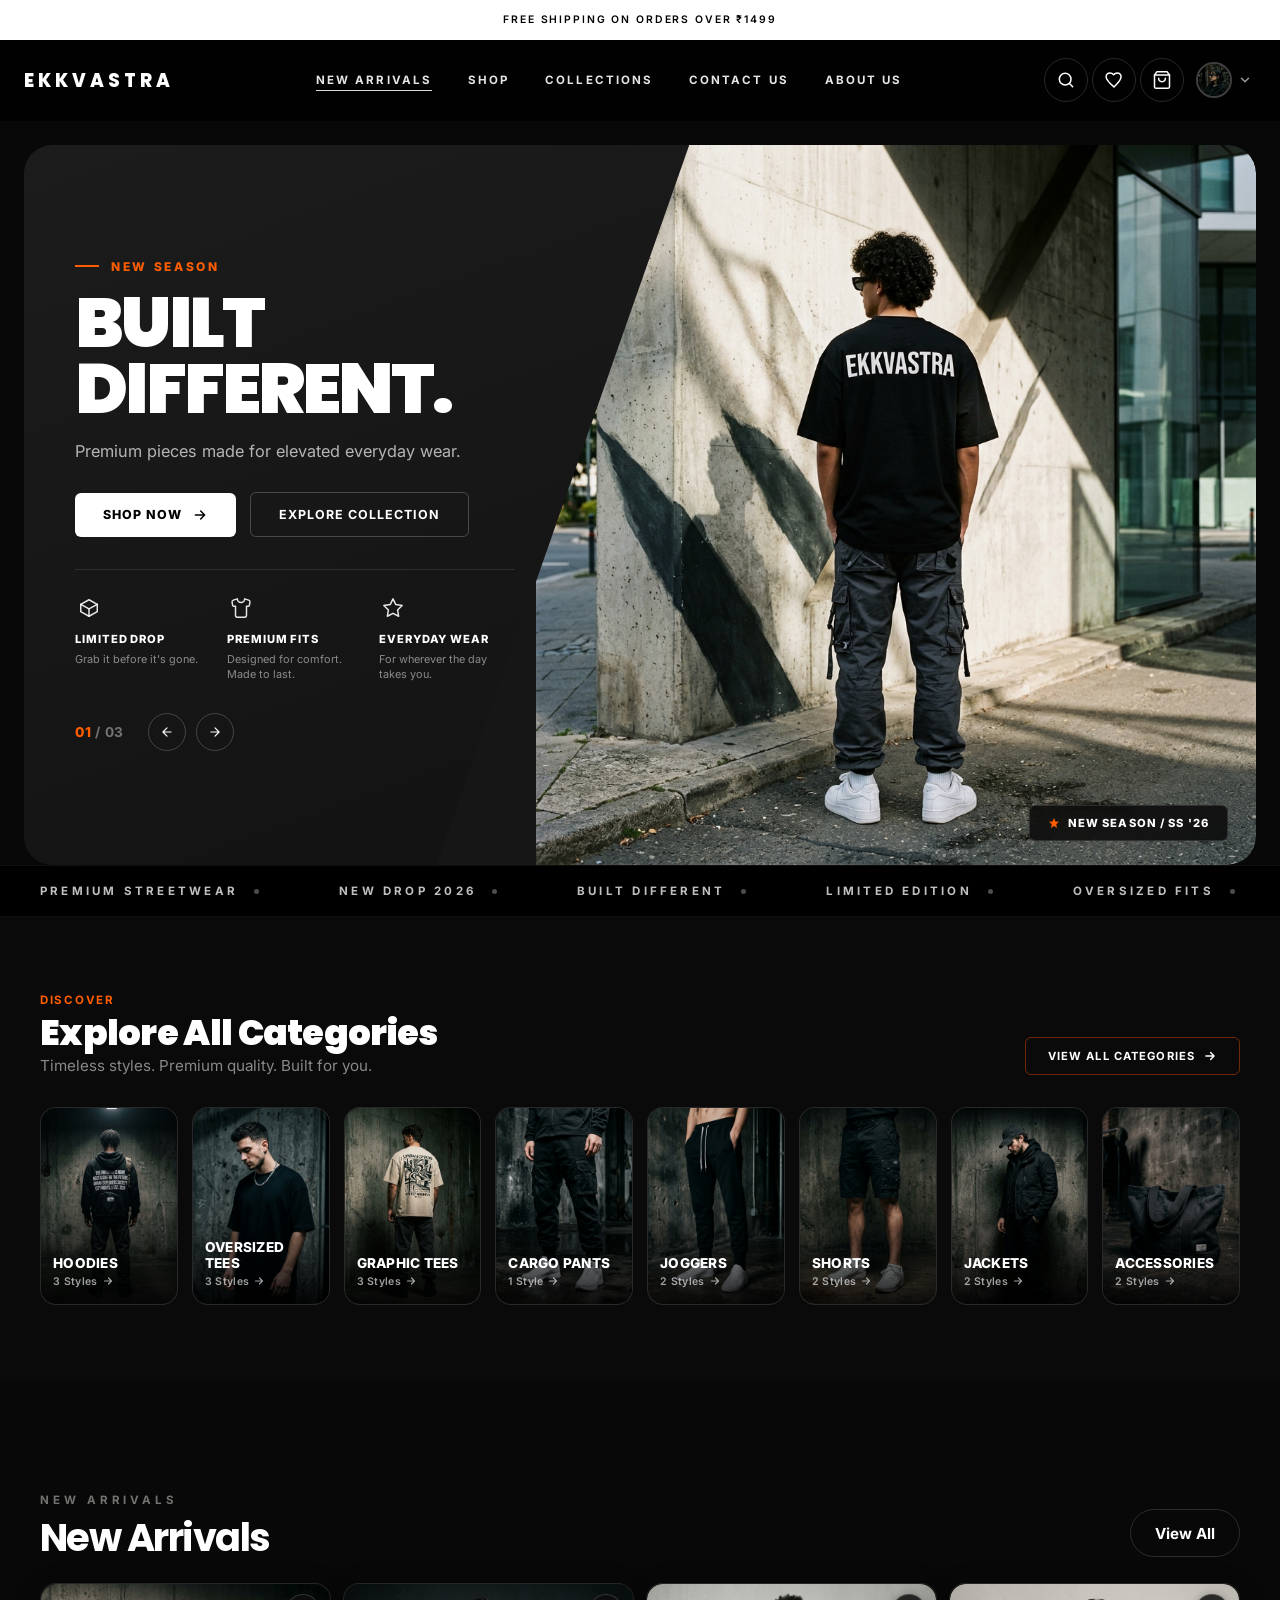
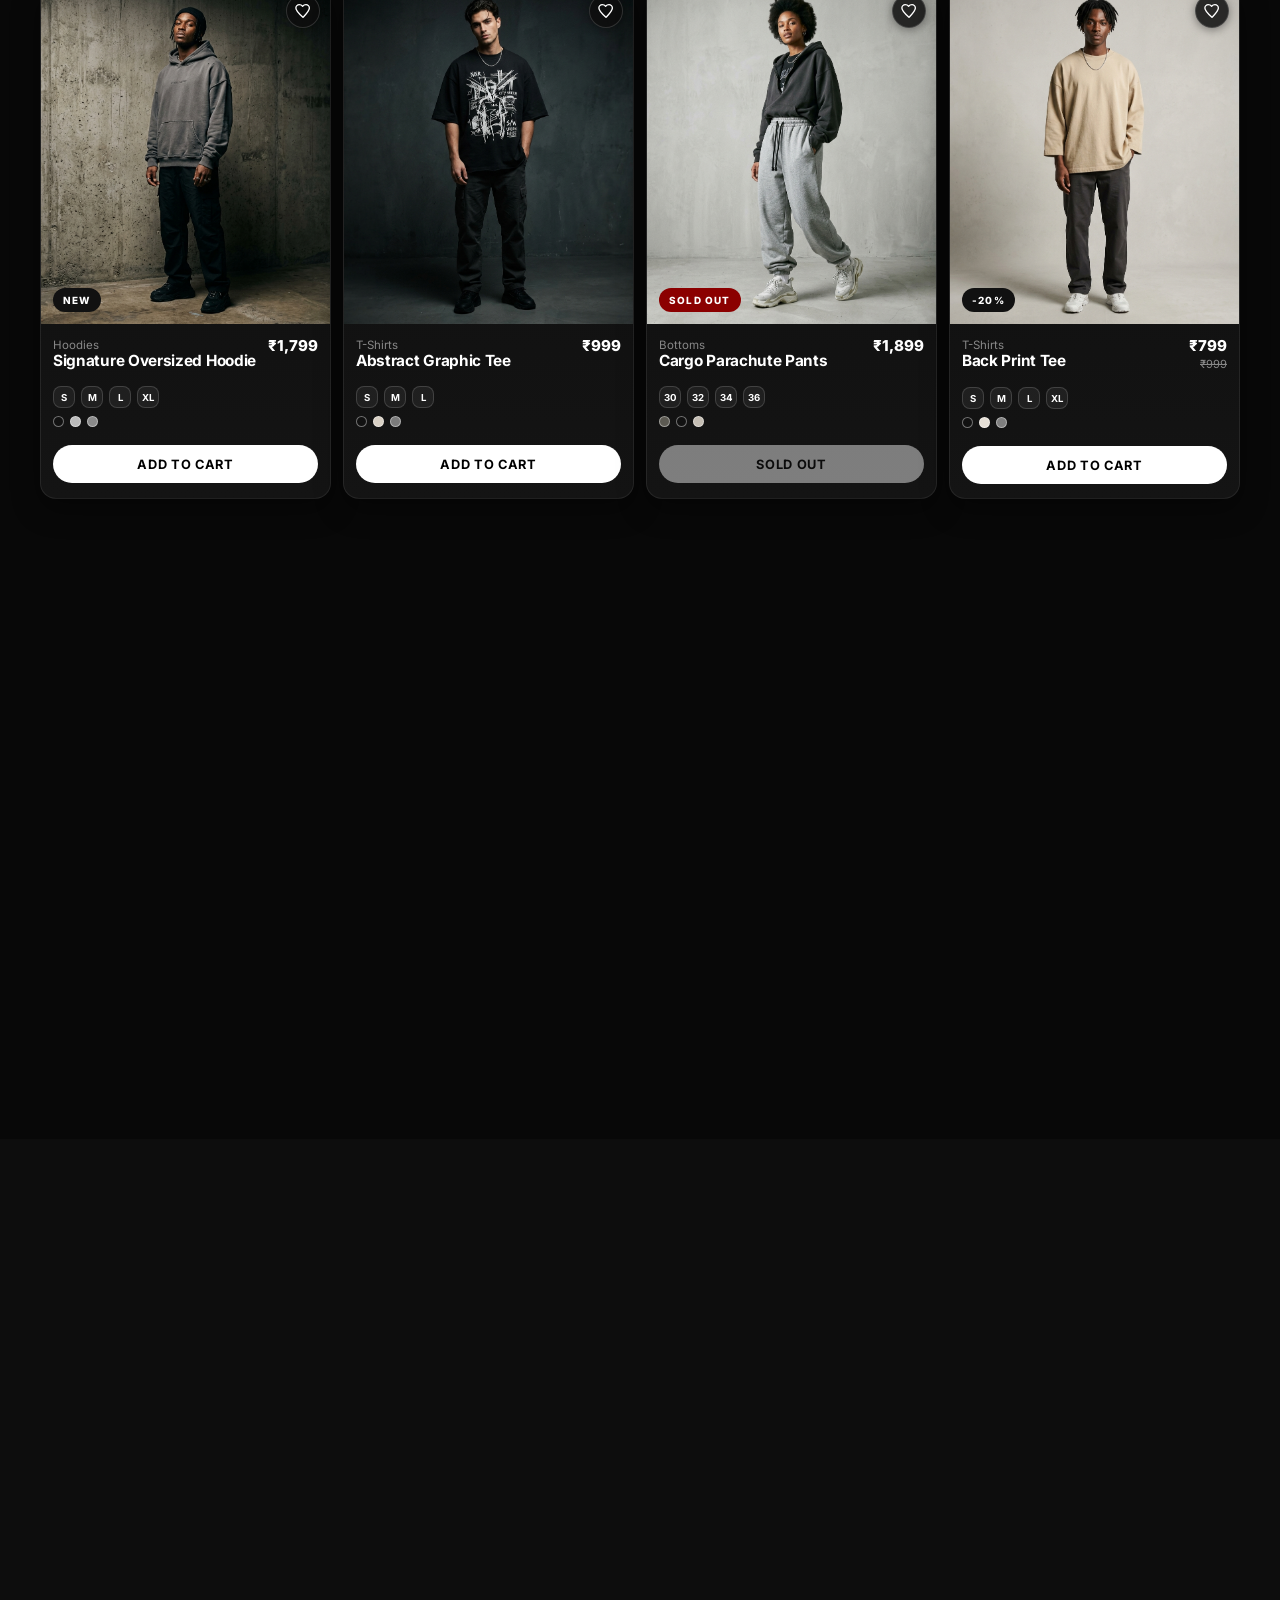
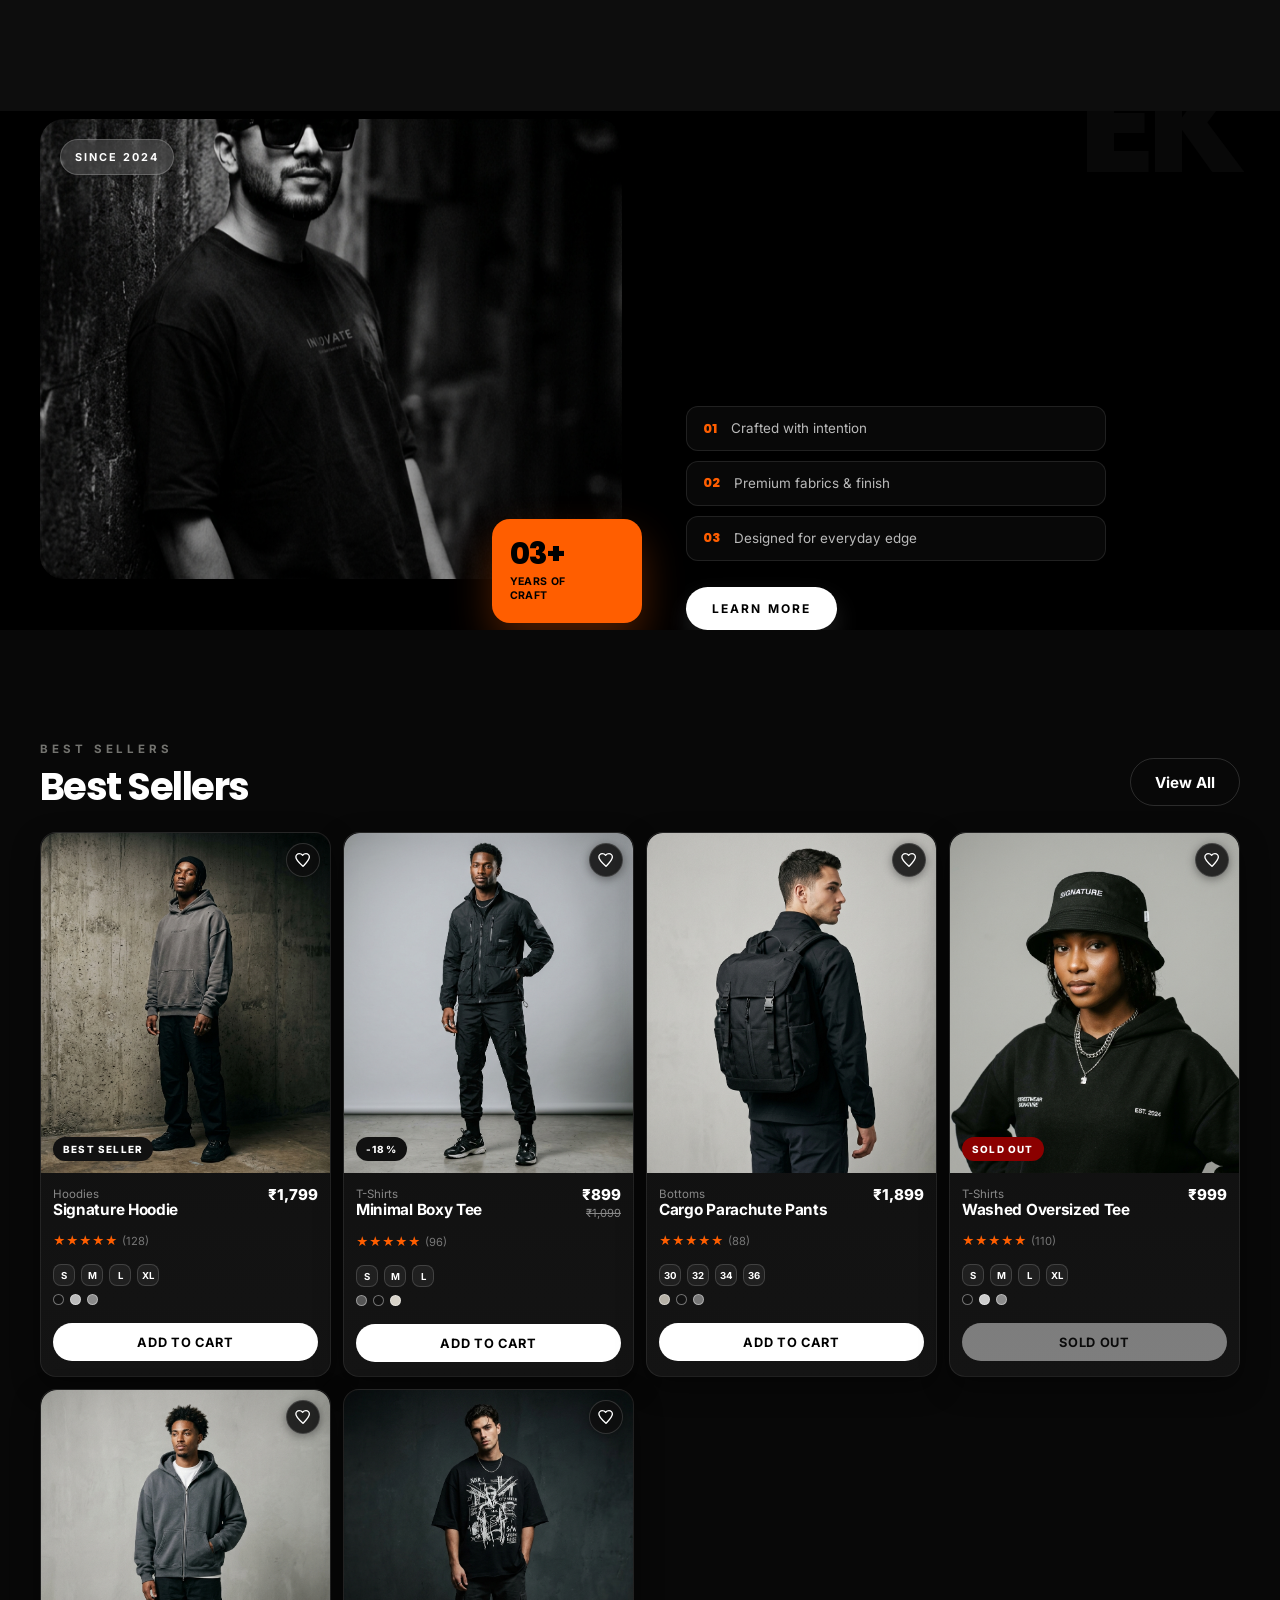
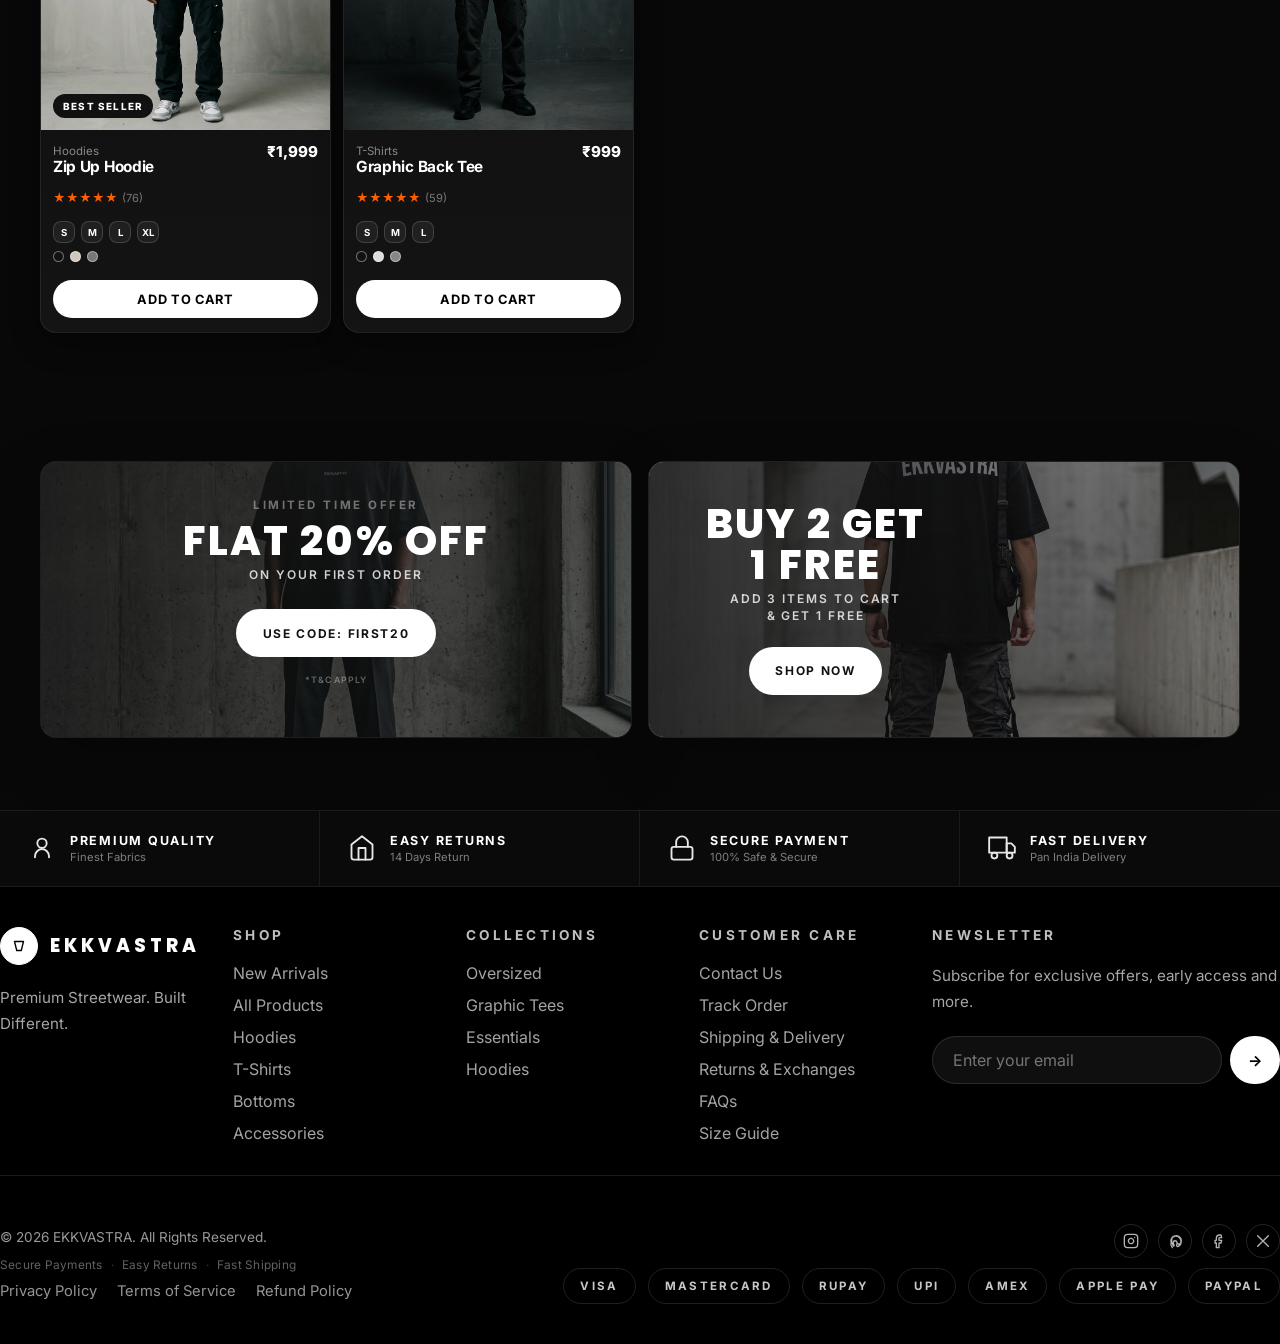
<file: index.html>
<!DOCTYPE html>
<html lang="en" class="scroll-smooth">

<head>
    <meta charset="utf-8" />
    <meta name="viewport" content="width=device-width,initial-scale=1" />
    <title>EKKVASTRA | Premium Streetwear</title>
    <meta name="description" content="Premium luxury streetwear homepage for EKKVASTRA." />
    <link rel="preconnect" href="https://fonts.googleapis.com" />
    <link rel="preconnect" href="https://fonts.gstatic.com" crossorigin />
    <link
        href="https://fonts.googleapis.com/css2?family=Inter:wght@400;500;600;700;800;900&family=Poppins:wght@500;600;700;800&display=swap"
        rel="stylesheet" />
    <style>
        :root {
            --bg: #080808;
            --panel: #0d0d0d;
            --panel-soft: #141414;
            --ink: #ffffff;
            --muted: #888888;
            --soft-shadow: 0 12px 36px rgba(0, 0, 0, 0.6);
            --hero-shadow: 0 24px 80px rgba(0, 0, 0, 0.8);
            --max: 1440px;
            --font-sans: "Inter", sans-serif;
            --font-display: "Poppins", "Inter", sans-serif;
        }

        * {
            box-sizing: border-box;
        }

        html,
        body {
            margin: 0;
            min-height: 100%;
            background: var(--bg);
            color: var(--ink);
            font-family: var(--font-sans);
            -webkit-font-smoothing: antialiased;
            max-width: 100%;
            overflow-x: clip;
        }

        html {
            scroll-behavior: smooth;
        }

        img {
            display: block;
            width: 100%;
            height: auto;
        }

        a {
            color: inherit;
            text-decoration: none;
        }

        button,
        input {
            font: inherit;
        }

        .page-shell {
            width: 100%;
            max-width: var(--max);
            margin: 0 auto;
            padding: 0 16px;
        }

        @media (min-width: 640px) {
            .page-shell {
                padding: 0 24px;
            }
        }

        @media (min-width: 1024px) {
            .page-shell {
                padding: 0 40px;
            }
        }

        .section-space {
            padding: 56px 0;
        }

        @media (min-width: 640px) {
            .section-space {
                padding: 80px 0;
            }
        }

        @media (min-width: 1024px) {
            .section-space {
                padding: 112px 0;
            }
        }

        .eyebrow {
            font-size: 0.72rem;
            font-weight: 700;
            text-transform: uppercase;
            letter-spacing: 0.34em;
            color: #73736f;
        }

        .title-lg {
            font-family: var(--font-display);
            font-size: clamp(2rem, 5vw, 5rem);
            line-height: 0.92;
            font-weight: 800;
            letter-spacing: -0.05em;
            margin: 0;
        }

        .title-md {
            font-family: var(--font-display);
            font-size: clamp(1.55rem, 3vw, 2.7rem);
            line-height: 1;
            font-weight: 700;
            letter-spacing: -0.04em;
            margin: 0;
        }

        .copy {
            font-size: 0.98rem;
            line-height: 1.75;
            color: var(--muted);
        }

        .btn-primary,
        .btn-secondary {
            display: inline-flex;
            align-items: center;
            justify-content: center;
            min-height: 48px;
            padding: 12px 24px;
            border-radius: 999px;
            font-size: 0.95rem;
            font-weight: 700;
            transition: transform 0.3s ease, background-color 0.3s ease, border-color 0.3s ease, opacity 0.3s ease;
            will-change: transform;
        }

        .btn-primary:hover,
        .btn-secondary:hover,
        .icon-btn:hover {
            transform: translateY(-2px);
        }

        .btn-primary {
            background: #000;
            color: #fff;
        }

        .btn-primary:hover {
            background: #1a1a1a;
        }

        .btn-secondary {
            border: 1px solid rgba(255, 255, 255, 0.15);
            background: transparent;
            color: #fff;
        }

        .btn-secondary:hover {
            border-color: rgba(255, 255, 255, 0.3);
            background: rgba(255, 255, 255, 0.08);
        }

        .nav-actions .icon-btn:hover {
            color: var(--ink);
            background: rgba(255, 255, 255, 0.08);
        }

        /* Wishlist nav link */
        .nav-wishlist-btn {
            position: relative;
            text-decoration: none;
        }
        .nav-wishlist-badge {
            display: none;
            position: absolute;
            top: -6px;
            right: -6px;
            background: #ff5e00;
            color: #fff;
            font-size: 0.58rem;
            font-weight: 800;
            width: 16px;
            height: 16px;
            border-radius: 50%;
            align-items: center;
            justify-content: center;
            line-height: 1;
            box-shadow: 0 2px 4px rgba(0, 0, 0, 0.15);
            border: 1.5px solid #000;
            z-index: 10;
        }
        .nav-wishlist-badge.visible {
            display: flex;
        }

        .icon-btn {
            display: inline-flex;
            align-items: center;
            justify-content: center;
            width: 44px;
            height: 44px;
            border-radius: 999px;
            border: 1px solid rgba(255, 255, 255, 0.15);
            background: transparent;
            cursor: pointer;
            transition: transform 0.3s ease, background-color 0.3s ease, color 0.3s ease, border-color 0.3s ease, opacity 0.3s ease;
            color: #fff;
        }

        .announcement-bar {
            background: #ffffff;
            color: #000000;
            text-align: center;
            height: 40px;
            font-size: 0.65rem;
            font-weight: 600;
            letter-spacing: 0.18em;
            text-transform: uppercase;
            display: flex;
            align-items: center;
            justify-content: center;
            z-index: 80;
            position: relative;
            box-sizing: border-box;
            border-bottom: 1px solid rgba(255, 255, 255, 0.08);
        }

        .sticky-header {
            position: sticky;
            top: 0;
            left: 0;
            right: 0;
            z-index: 70;
            background: rgba(0, 0, 0, 0.85);
            backdrop-filter: blur(12px);
            -webkit-backdrop-filter: blur(12px);
            border-bottom: 1px solid transparent;
            transition: background-color 0.4s cubic-bezier(0.16, 1, 0.3, 1), backdrop-filter 0.4s cubic-bezier(0.16, 1, 0.3, 1), border-color 0.4s cubic-bezier(0.16, 1, 0.3, 1), box-shadow 0.4s cubic-bezier(0.16, 1, 0.3, 1);
        }

        .sticky-header.scrolled {
            background: rgba(0, 0, 0, 0.75);
            backdrop-filter: blur(20px);
            -webkit-backdrop-filter: blur(20px);
            border-bottom: 1px solid rgba(255, 255, 255, 0.08);
            box-shadow: 0 10px 30px rgba(0, 0, 0, 0.25);
        }

        .header-inner {
            max-width: var(--max);
            width: 100%;
            margin: 0 auto;
            display: flex;
            align-items: center;
            justify-content: space-between;
            gap: 18px;
            min-height: 80px;
            padding: 0 24px;
            transition: min-height 0.4s cubic-bezier(0.16, 1, 0.3, 1);
        }

        .sticky-header.scrolled .header-inner {
            min-height: 72px;
        }

        .logo {
            display: flex;
            align-items: center;
            gap: 12px;
            transition: opacity 0.25s ease, transform 0.25s ease;
            flex-shrink: 0;
        }

        .logo-mark {
            width: 38px;
            height: 38px;
            border-radius: 999px;
            display: grid;
            place-items: center;
            background: transparent;
            color: #fff;
            border: 1px solid rgba(255, 255, 255, 0.28);
            transition: border-color 0.35s ease, color 0.35s ease;
        }

        .logo-text {
            font-family: var(--font-display);
            font-size: 1.15rem;
            font-weight: 800;
            letter-spacing: 0.22em;
            text-transform: uppercase;
            color: #fff;
            transition: color 0.35s ease;
        }

        .nav-links {
            display: none;
            align-items: center;
            justify-content: center;
            gap: 12px;
            flex: 1;
            padding: 0 8px;
        }

        .nav-links a {
            position: relative;
            font-size: 0.72rem;
            font-weight: 700;
            letter-spacing: 0.18em;
            text-transform: uppercase;
            padding: 10px 12px;
            color: rgba(255, 255, 255, 0.9);
            transition: color 0.35s ease, opacity 0.25s ease, transform 0.25s ease;
        }

        .nav-links a::after {
            content: "";
            position: absolute;
            left: 12px;
            right: 12px;
            bottom: 6px;
            height: 1.5px;
            background: currentColor;
            transform: scaleX(0);
            transform-origin: left;
            transition: transform 0.28s ease;
            opacity: 0.95;
        }

        .nav-links a:hover::after,
        .nav-links a.active::after {
            transform: scaleX(1);
        }

        .nav-item-dropdown {
            position: relative;
            display: inline-block;
        }

        .nav-item-dropdown .dropdown-trigger {
            display: inline-flex;
            align-items: center;
            gap: 5px;
        }

        .chevron-icon {
            transition: transform 0.25s ease;
            margin-bottom: 1px;
        }

        .nav-item-dropdown:hover .chevron-icon {
            transform: rotate(180deg);
        }

        .dropdown-menu {
            position: absolute;
            top: 100%;
            left: 50%;
            transform: translateX(-50%) translateY(10px);
            background: rgba(13, 13, 13, 0.96);
            backdrop-filter: blur(16px);
            -webkit-backdrop-filter: blur(16px);
            border: 1px solid rgba(255, 255, 255, 0.08);
            border-radius: 12px;
            padding: 10px 0;
            min-width: 190px;
            opacity: 0;
            visibility: hidden;
            transition: opacity 0.25s ease, transform 0.25s ease, visibility 0.25s ease;
            box-shadow: 0 12px 36px rgba(0, 0, 0, 0.4);
            z-index: 100;
        }

        .nav-item-dropdown:hover .dropdown-menu {
            opacity: 1;
            visibility: visible;
            transform: translateX(-50%) translateY(4px);
        }

        .dropdown-menu a {
            display: block;
            padding: 10px 20px !important;
            font-size: 0.68rem !important;
            font-weight: 700;
            color: rgba(255, 255, 255, 0.72) !important;
            text-align: left;
            transition: color 0.25s ease, background-color 0.25s ease !important;
            letter-spacing: 0.14em;
        }

        .dropdown-menu a::after {
            display: none !important;
        }

        .dropdown-menu a:hover {
            color: #fff !important;
            background: rgba(255, 255, 255, 0.06);
        }

        .nav-actions {
            display: none;
            align-items: center;
            justify-content: end;
            gap: 4px;
            flex-shrink: 0;
        }

        .nav-actions .icon-btn {
            background: transparent;
            border: 1px solid rgba(255, 255, 255, 0.15);
            color: #fff;
            position: relative;
            cursor: pointer;
            overflow: visible !important;
            transition: transform 0.25s ease, background-color 0.25s ease, border-color 0.25s ease;
        }

        .nav-actions .icon-btn:hover {
            background: rgba(255, 255, 255, 0.08);
            border-color: rgba(255, 255, 255, 0.3);
            transform: translateY(-1px);
        }

        /* Avatar button */
        .nav-avatar-btn {
            display: inline-flex;
            align-items: center;
            gap: 6px;
            background: transparent;
            border: none;
            cursor: pointer;
            padding: 4px 4px 4px 8px;
            border-radius: 999px;
            transition: background 0.25s ease;
            text-decoration: none;
        }

        .nav-avatar-btn:hover {
            background: rgba(255, 255, 255, 0.06);
        }

        .nav-avatar-img {
            width: 36px;
            height: 36px;
            border-radius: 50%;
            object-fit: cover;
            border: 2px solid rgba(255, 255, 255, 0.25);
            display: block;
        }

        .nav-avatar-chevron {
            color: rgba(255, 255, 255, 0.6);
            display: flex;
            align-items: center;
            transition: color 0.2s;
        }

        .nav-avatar-btn:hover .nav-avatar-chevron {
            color: #fff;
        }

        .cart-icon-wrap {
            position: relative;
            display: inline-flex;
            align-items: center;
            justify-content: center;
        }

        .cart-badge {
            position: absolute;
            top: -6px;
            right: -6px;
            background: #fff;
            color: #000;
            font-size: 0.58rem;
            font-weight: 800;
            width: 16px;
            height: 16px;
            border-radius: 50%;
            display: none;
            align-items: center;
            justify-content: center;
            line-height: 1;
            box-shadow: 0 2px 4px rgba(0, 0, 0, 0.15);
            border: 1.5px solid #000;
            z-index: 10;
        }

        .cart-badge.visible {
            display: flex;
        }

        .mobile-menu-btn {
            margin-left: auto;
            display: inline-flex;
            color: #fff;
            background: transparent;
            border: none;
            padding: 6px;
            width: auto;
            height: auto;
            box-shadow: none;
            cursor: pointer;
        }

        @media (min-width: 768px) {
            .nav-actions {
                display: flex;
            }
        }

        @media (min-width: 1024px) {
            .nav-links {
                display: flex;
            }

            .mobile-menu-btn {
                display: none;
            }
        }

        .hero-wrap {
            padding: 0;
            overflow: hidden;
            width: 100%;
            background: #080808;
        }

        .hero-container {
            position: relative;
            width: calc(100% - 48px);
            max-width: calc(var(--max) - 80px);
            margin: 24px auto 0;
            min-height: 700px;
            height: 720px;
            background: #161616;
            border-radius: 28px;
            overflow: hidden;
            isolation: isolate;
            -webkit-mask-image: -webkit-radial-gradient(white, black);
            mask-image: radial-gradient(white, black);
            box-shadow: 0 20px 60px rgba(0, 0, 0, 0.5);
        }

        .hero-image-bg {
            position: absolute;
            inset: 0;
            width: 100%;
            height: 100%;
            z-index: 1;
            background: #161616;
            border-radius: inherit;
            overflow: hidden;
        }

        .hero-image-bg img {
            width: 100%;
            height: 100%;
            object-fit: contain;
            object-position: right center;
        }

        .hero-left-panel {
            position: absolute;
            top: 0;
            left: 0;
            bottom: 0;
            width: 54%;
            background: linear-gradient(160deg, #1c1c1c 0%, #121212 100%);
            clip-path: polygon(0 0, 100% 0, 62% 100%, 0 100%);
            z-index: 2;
            display: flex;
            align-items: center;
            padding: 48px 40px 48px clamp(24px, 4vw, 80px);
        }

        .hero-copy-inner {
            display: flex;
            flex-direction: column;
            justify-content: center;
            max-width: 520px;
            width: 100%;
            color: #fff;
        }

        .hero-eyebrow {
            display: flex;
            align-items: center;
            gap: 12px;
            font-size: 0.75rem;
            font-weight: 800;
            letter-spacing: 0.22em;
            color: #ff5e00;
            text-transform: uppercase;
            margin-bottom: 16px;
        }

        .hero-gold-dash {
            width: 24px;
            height: 2px;
            background: #ff5e00;
            flex-shrink: 0;
        }

        .hero-title {
            font-family: var(--font-display);
            font-size: clamp(3.2rem, 5.5vw, 5.6rem);
            line-height: 0.94;
            font-weight: 900;
            letter-spacing: -0.04em;
            color: #ffffff;
            margin: 0 0 16px;
            text-transform: uppercase;
        }

        .hero-subtitle {
            font-size: 1.02rem;
            line-height: 1.6;
            color: rgba(255, 255, 255, 0.68);
            margin: 0 0 28px;
            max-width: 420px;
        }

        .hero-actions {
            display: flex;
            gap: 14px;
            align-items: center;
            flex-wrap: wrap;
        }

        .btn-hero-primary {
            display: inline-flex;
            align-items: center;
            gap: 10px;
            padding: 14px 28px;
            background: #ffffff;
            color: #000000;
            border-radius: 6px;
            font-size: 0.78rem;
            font-weight: 800;
            letter-spacing: 0.08em;
            text-transform: uppercase;
            transition: all 0.3s ease;
        }

        .btn-hero-primary:hover {
            background: #f0f0f0;
            transform: translateY(-2px);
        }

        .btn-hero-secondary {
            display: inline-flex;
            align-items: center;
            padding: 14px 28px;
            background: transparent;
            color: #ffffff;
            border: 1px solid rgba(255, 255, 255, 0.22);
            border-radius: 6px;
            font-size: 0.78rem;
            font-weight: 700;
            letter-spacing: 0.08em;
            text-transform: uppercase;
            transition: all 0.3s ease;
        }

        .btn-hero-secondary:hover {
            border-color: rgba(255, 255, 255, 0.5);
            background: rgba(255, 255, 255, 0.06);
            transform: translateY(-2px);
        }

        .hero-divider {
            width: 100%;
            max-width: 440px;
            height: 1px;
            background: rgba(255, 255, 255, 0.1);
            margin: 32px 0 24px;
        }

        .hero-features {
            display: grid;
            grid-template-columns: repeat(3, 1fr);
            gap: 16px;
            max-width: 440px;
        }

        .hero-feature-item {
            display: flex;
            flex-direction: column;
            gap: 6px;
        }

        .hero-feature-icon {
            width: 28px;
            height: 28px;
            display: flex;
            align-items: center;
            justify-content: center;
            color: rgba(255, 255, 255, 0.9);
        }

        .hero-feature-title {
            font-size: 0.7rem;
            font-weight: 800;
            letter-spacing: 0.08em;
            text-transform: uppercase;
            color: #ffffff;
            margin-top: 4px;
        }

        .hero-feature-sub {
            font-size: 0.68rem;
            color: rgba(255, 255, 255, 0.5);
            line-height: 1.35;
        }

        .hero-slider-nav {
            display: flex;
            align-items: center;
            gap: 24px;
            margin-top: 32px;
        }

        .hero-slide-counter {
            font-size: 0.85rem;
            font-weight: 700;
            color: rgba(255, 255, 255, 0.4);
            letter-spacing: 0.05em;
        }

        .hero-current-num {
            color: #ff5e00;
            font-weight: 800;
        }

        .hero-arrow-btns {
            display: flex;
            gap: 10px;
        }

        .hero-arrow-btn {
            width: 38px;
            height: 38px;
            border-radius: 50%;
            border: 1px solid rgba(255, 255, 255, 0.2);
            background: transparent;
            color: #ffffff;
            display: flex;
            align-items: center;
            justify-content: center;
            cursor: pointer;
            transition: all 0.25s ease;
        }

        .hero-arrow-btn:hover {
            border-color: #ff5e00;
            color: #ff5e00;
            transform: scale(1.05);
        }

        .hero-badge-corner {
            position: absolute;
            bottom: 24px;
            right: 28px;
            background: rgba(10, 10, 10, 0.85);
            backdrop-filter: blur(12px);
            -webkit-backdrop-filter: blur(12px);
            border: 1px solid rgba(255, 255, 255, 0.12);
            padding: 10px 18px;
            border-radius: 6px;
            color: #ffffff;
            font-size: 0.7rem;
            font-weight: 800;
            letter-spacing: 0.1em;
            text-transform: uppercase;
            display: flex;
            align-items: center;
            gap: 8px;
            z-index: 5;
        }

        @media (max-width: 1023px) {
            .hero-container {
                height: auto;
                min-height: auto;
                display: flex;
                flex-direction: column;
                background: #161616;
                width: calc(100% - 28px);
                max-width: none;
                margin: 14px auto 0;
                border-radius: 22px;
            }

            .hero-image-bg {
                position: relative;
                height: clamp(340px, 48vh, 440px);
                width: 100%;
                border-radius: 22px 22px 0 0;
                overflow: hidden;
            }

            .hero-image-bg img {
                width: 100%;
                height: 100%;
                object-fit: cover;
                object-position: center top;
            }

            .hero-left-panel {
                position: relative;
                width: 100%;
                margin-top: -48px;
                background: linear-gradient(160deg, #1c1c1c 0%, #121212 100%);
                clip-path: polygon(0 0, 100% 36px, 100% 100%, 0 100%);
                padding: 52px 20px 36px;
                z-index: 3;
            }

            .hero-copy-inner {
                max-width: 100%;
            }

            .hero-eyebrow {
                font-size: 0.72rem;
                margin-bottom: 12px;
            }

            .hero-title {
                font-size: clamp(2.4rem, 9.5vw, 3.4rem);
                line-height: 0.94;
                margin-bottom: 12px;
            }

            .hero-subtitle {
                font-size: 0.9rem;
                line-height: 1.55;
                margin-bottom: 24px;
            }

            .hero-actions {
                flex-direction: column;
                gap: 10px;
                width: 100%;
            }

            .btn-hero-primary,
            .btn-hero-secondary {
                width: 100%;
                justify-content: center;
                padding: 14px 20px;
                font-size: 0.78rem;
            }

            .hero-divider {
                max-width: 100%;
                margin: 28px 0 20px;
            }

            .hero-features {
                max-width: 100%;
                grid-template-columns: repeat(3, 1fr);
                gap: 12px;
                text-align: center;
            }

            .hero-feature-item {
                align-items: center;
                text-align: center;
            }

            .hero-feature-title {
                font-size: 0.65rem;
                text-align: center;
                line-height: 1.25;
            }

            .hero-feature-sub {
                display: none;
            }

            .hero-slider-nav {
                display: none;
            }

            .hero-badge-corner {
                display: none;
            }
        }

        /* Phone-only hero refinements (tighter spacing/sizing on top of the
           tablet rules above, so 768-1023px is untouched). Same layout,
           just denser, smaller and scaled down for small screens. */
        @media (max-width: 767px) {
            .hero-grid {
                gap: 16px; /* badges -> image */
                padding: 14px;
                border-radius: 24px;
                margin-top: 14px;
                border-color: rgba(255, 255, 255, 0.1);
                background: linear-gradient(165deg, #121212 0%, #0a0a0a 100%);
                box-shadow: 0 20px 48px rgba(0, 0, 0, 0.38);
            }

            .hero-copy {
                gap: 0; /* replaced by explicit margins below for finer control */
                padding: 18px 22px 0; /* premium mobile gutter */
                min-height: 430px; /* reserves space for the longest slide's title+copy so the box doesn't resize as slides with shorter text rotate in */
            }

            .hero-copy .eyebrow {
                font-size: 0.75rem; /* 12px */
                letter-spacing: 0.36em; /* slightly wider than desktop */
            }

            .hero-copy .title-lg {
                font-size: clamp(2.5rem, 9vw, 2.625rem); /* ~40-42px */
                line-height: 0.97;
                letter-spacing: -0.01em; /* desktop's -0.08em is too tight at this size and collapses word gaps */
                margin-top: 10px; /* tag -> heading */
            }

            .hero-copy .copy {
                font-size: 1rem; /* 16px */
                line-height: 1.6;
                margin-top: 14px; /* heading -> description */
            }

            .hero-actions {
                gap: 10px;
                margin-top: 18px; /* description -> buttons */
            }

            .hero-actions .btn-primary,
            .hero-actions .btn-secondary {
                min-height: 48px;
                padding: 0 20px;
                font-size: 0.95rem;
            }

            .hero-actions .btn-secondary {
                font-weight: 600; /* slightly less visual weight than primary */
            }

            .hero-divider {
                margin-top: 18px; /* buttons -> divider */
            }

            .hero-features {
                gap: 16px;
                margin-top: 16px;
            }

            .hero-feature-icon {
                width: 26px;
                height: 26px;
            }

            .hero-feature-label {
                font-size: 0.62rem;
            }

            .hero-feature-sub {
                display: none; /* keep the mobile row compact -- icon + label only */
            }

            .hero-nav-row {
                margin-top: 18px;
            }

            .hero-image {
                min-height: 320px; /* image sits above the copy on mobile, so it needs less height */
            }

            .hero-image img {
                object-position: center top; /* keeps the model's face/upper body in frame */
            }

            .hero-diagonal-notch {
                width: clamp(60px, 22%, 120px);
            }

            .hero-badge-corner {
                bottom: 14px;
                right: 14px;
                padding: 10px 14px;
                font-size: 0.62rem;
            }
        }

        .product-grid-head {
            margin-bottom: 22px;
            display: flex;
            flex-direction: column;
            gap: 8px;
        }

        @media (min-width: 640px) {
            .product-grid-head {
                margin-bottom: 26px;
                flex-direction: row;
                align-items: end;
                justify-content: space-between;
            }
        }

        .product-grid {
            display: grid;
            grid-template-columns: 1fr;
            gap: 12px;
            justify-items: center;
        }

        @media (min-width: 640px) {
            .product-grid {
                grid-template-columns: repeat(2, 1fr);
            }
        }

        @media (min-width: 1024px) {
            .product-grid {
                grid-template-columns: repeat(3, 1fr);
            }
        }

        @media (min-width: 1280px) {
            .product-grid {
                grid-template-columns: repeat(4, 1fr);
            }
        }

        .product-card {
            position: relative;
            width: min(320px, 100%);
            border-radius: 16px;
            overflow: hidden;
            background: linear-gradient(180deg, #0d0d0d 0%, #141414 100%);
            border: 1px solid rgba(255, 255, 255, 0.08);
            box-shadow: 0 10px 28px rgba(0, 0, 0, 0.4);
            transition: transform 0.25s ease, box-shadow 0.25s ease;
            display: flex;
            flex-direction: column;
            height: 100%;
        }

        .product-card:hover,
        .product-card.reveal.visible:hover {
            transform: translateY(-6px);
            box-shadow: 0 18px 42px rgba(0, 0, 0, 0.6);
        }

        .product-image {
            position: relative;
            overflow: hidden;
            height: 340px;
            background: #1a1a1a;
            border-radius: 16px 16px 0 0;
        }

        .product-image img {
            position: absolute;
            inset: 0;
            width: 100%;
            height: 100%;
            object-fit: cover;
            transition: transform 0.45s ease, opacity 0.45s ease;
        }

        .product-card:hover .default-img {
            opacity: 0;
            transform: scale(1.03);
        }

        .product-card:hover .hover-img {
            opacity: 1;
            transform: scale(1.03);
        }

        .product-image .hover-img {
            opacity: 0;
        }

        .wishlist {
            position: absolute;
            top: 10px;
            right: 10px;
            width: 34px;
            height: 34px;
            border-radius: 999px;
            border: 1px solid rgba(255, 255, 255, 0.15);
            background: rgba(13, 13, 13, 0.85);
            display: grid;
            place-items: center;
            z-index: 10;
            cursor: pointer;
            transition: background 0.2s, transform 0.15s;
            box-shadow: 0 2px 10px rgba(0,0,0,0.4);
            color: #fff;
        }
        .wishlist:hover {
            transform: scale(1.12);
            background: #fff;
            color: #000;
        }
        .wishlist svg {
            transition: fill 0.2s, stroke 0.2s;
            pointer-events: none;
        }
        .wishlist.active {
            background: rgba(255, 94, 0, 0.15);
        }
        .wishlist.active svg {
            fill: #ff5e00;
            stroke: #ff5e00;
        }
        @keyframes wishlist-pop {
            0%   { transform: scale(1); }
            40%  { transform: scale(1.35); }
            70%  { transform: scale(0.9); }
            100% { transform: scale(1); }
        }
        .wishlist.pop {
            animation: wishlist-pop 0.35s ease forwards;
        }

        /* 3D Liftup and Rotate animation styles */
        .product-card {
            transform-style: preserve-3d;
            perspective: 1000px;
        }

        /* Premium Shine/Reflection on Lift */
        .product-card::after {
            content: '';
            position: absolute;
            inset: 0;
            background: linear-gradient(135deg, rgba(255,255,255,0) 30%, rgba(255,255,255,0.2) 50%, rgba(255,255,255,0) 70%);
            transform: translateX(-100%);
            transition: transform 0.6s ease;
            pointer-events: none;
            z-index: 5;
        }

        /* Special class applied on click triggering animation */
        .product-card.detail-triggering {
            pointer-events: none;
            animation: liftup-rotate-anim 0.85s cubic-bezier(0.25, 1, 0.5, 1) forwards;
            z-index: 999;
        }
        .product-card.detail-triggering::after {
            transform: translateX(100%);
            transition: transform 0.85s ease;
        }

        @keyframes liftup-rotate-anim {
            0% {
                transform: translateY(0) rotateX(0deg) rotateY(0deg) scale(1);
                box-shadow: 0 10px 28px rgba(15, 15, 15, 0.06);
            }
            35% {
                /* Lifted up first, no rotation yet */
                transform: translateY(-20px) rotateX(0deg) rotateY(0deg) scale(1.04);
                box-shadow: 0 30px 60px rgba(0, 0, 0, 0.35);
                opacity: 1;
            }
            75% {
                /* Kept lifted and rotated in 3D perspective */
                transform: translateY(-22px) rotateX(12deg) rotateY(20deg) scale(1.02);
                box-shadow: 0 40px 80px rgba(0, 0, 0, 0.45);
                opacity: 1;
            }
            100% {
                /* Fade out / scale down slightly to handoff to modal */
                transform: translateY(-24px) rotateX(12deg) rotateY(20deg) scale(0.95);
                box-shadow: 0 45px 90px rgba(0, 0, 0, 0.5);
                opacity: 0;
            }
        }

        /* Product Details Modal Overlay */
        .details-modal-overlay {
            position: fixed;
            inset: 0;
            z-index: 9999;
            background: rgba(0, 0, 0, 0.85);
            backdrop-filter: blur(12px);
            -webkit-backdrop-filter: blur(12px);
            display: flex;
            align-items: center;
            justify-content: center;
            opacity: 0;
            pointer-events: none;
            transition: opacity 0.4s cubic-bezier(0.16, 1, 0.3, 1);
            padding: 20px;
        }
        .details-modal-overlay.open {
            opacity: 1;
            pointer-events: auto;
        }
        .details-modal-container {
            background: #121212;
            border: 1px solid rgba(255, 255, 255, 0.08);
            border-radius: 24px;
            width: min(880px, 100%);
            max-height: min(700px, 90vh);
            overflow: hidden;
            position: relative;
            box-shadow: 0 30px 80px rgba(0, 0, 0, 0.8);
            transform: scale(0.92) translateY(20px);
            transition: transform 0.4s cubic-bezier(0.16, 1, 0.3, 1);
            display: flex;
            flex-direction: row;
        }
        @media (max-width: 768px) {
            .details-modal-container {
                flex-direction: column;
                max-height: 92vh;
                overflow-y: auto;
            }
        }
        .details-modal-overlay.open .details-modal-container {
            transform: scale(1) translateY(0);
        }
        .details-close-btn {
            position: absolute;
            top: 20px;
            right: 20px;
            width: 36px;
            height: 36px;
            border-radius: 50%;
            border: 1px solid rgba(255, 255, 255, 0.15);
            background: rgba(255, 255, 255, 0.05);
            color: #fff;
            font-size: 1.1rem;
            display: grid;
            place-items: center;
            cursor: pointer;
            transition: background 0.2s, transform 0.2s;
            z-index: 10;
        }
        .details-close-btn:hover {
            background: #fff;
            color: #000;
            transform: rotate(90deg);
        }
        .details-media {
            flex: 1.1;
            position: relative;
            background: #1a1a1a;
            display: flex;
            align-items: center;
            justify-content: center;
            overflow: hidden;
            min-height: 380px;
        }
        .details-media img {
            width: 100%;
            height: 100%;
            object-fit: cover;
            transition: transform 0.5s ease;
        }
        .details-media:hover img {
            transform: scale(1.05);
        }
        .details-info {
            flex: 1;
            padding: 40px;
            display: flex;
            flex-direction: column;
            gap: 20px;
            overflow-y: auto;
        }
        @media (max-width: 520px) {
            .details-info {
                padding: 24px;
                gap: 16px;
            }
        }
        .details-brand {
            font-size: 0.72rem;
            font-weight: 800;
            letter-spacing: 0.15em;
            color: #ff5e00;
            text-transform: uppercase;
        }
        .details-title {
            font-size: clamp(1.2rem, 3vw, 1.7rem);
            font-weight: 800;
            line-height: 1.2;
            color: #fff;
        }
        .details-price-row {
            display: flex;
            align-items: baseline;
            gap: 12px;
        }
        .details-price {
            font-size: 1.4rem;
            font-weight: 800;
            color: #fff;
        }
        .details-oldprice {
            font-size: 0.95rem;
            color: #888;
            text-decoration: line-through;
        }
        .details-desc {
            font-size: 0.85rem;
            color: #ccc;
            line-height: 1.6;
        }
        .details-options-title {
            font-size: 0.75rem;
            font-weight: 700;
            text-transform: uppercase;
            color: #888;
            margin-bottom: 8px;
            letter-spacing: 0.05em;
        }
        .details-size-chips, .details-color-chips {
            display: flex;
            gap: 8px;
            flex-wrap: wrap;
        }
        .details-size-chip {
            min-width: 36px;
            height: 36px;
            border: 1px solid rgba(255, 255, 255, 0.15);
            background: rgba(255, 255, 255, 0.03);
            border-radius: 8px;
            color: #ccc;
            font-size: 0.75rem;
            font-weight: 700;
            display: inline-flex;
            align-items: center;
            justify-content: center;
            cursor: pointer;
            transition: all 0.2s;
        }
        .details-size-chip:hover, .details-size-chip.selected {
            border-color: #fff;
            color: #fff;
            background: rgba(255, 255, 255, 0.1);
        }
        .details-size-chip.selected {
            box-shadow: 0 0 0 1px #fff;
        }
        .details-color-chip {
            width: 24px;
            height: 24px;
            border-radius: 50%;
            border: 2px solid transparent;
            box-shadow: 0 0 0 1px rgba(255, 255, 255, 0.3);
            cursor: pointer;
            position: relative;
            transition: transform 0.2s, border-color 0.2s;
        }
        .details-color-chip:hover {
            transform: scale(1.15);
        }
        .details-color-chip.selected {
            border-color: #fff;
            transform: scale(1.15);
            box-shadow: 0 0 0 1px rgba(0,0,0,0.5);
        }
        .details-btn-add {
            width: 100%;
            padding: 14px;
            background: #fff;
            color: #000;
            border: none;
            border-radius: 12px;
            font-size: 0.85rem;
            font-weight: 800;
            letter-spacing: 0.08em;
            cursor: pointer;
            transition: background 0.2s, transform 0.15s;
            margin-top: 10px;
        }
        .details-btn-add:hover {
            background: #e8e8e8;
            transform: translateY(-2px);
        }

        /* Custom scrollbars for modal */
        .details-info::-webkit-scrollbar,
        .details-modal-container::-webkit-scrollbar {
            width: 6px;
            height: 6px;
        }
        .details-info::-webkit-scrollbar-track,
        .details-modal-container::-webkit-scrollbar-track {
            background: transparent;
        }
        .details-info::-webkit-scrollbar-thumb,
        .details-modal-container::-webkit-scrollbar-thumb {
            background: rgba(255, 255, 255, 0.15);
            border-radius: 99px;
        }
        .details-info::-webkit-scrollbar-thumb:hover,
        .details-modal-container::-webkit-scrollbar-thumb:hover {
            background: rgba(255, 255, 255, 0.3);
        }

        .badge {
            position: absolute;
            left: 12px;
            bottom: 12px;
            z-index: 2;
            border-radius: 999px;
            background: #111;
            color: #fff;
            padding: 6px 10px;
            font-size: 0.62rem;
            font-weight: 800;
            letter-spacing: 0.12em;
            text-transform: uppercase;
        }

        .product-info {
            padding: 12px 12px 14px;
            display: grid;
            gap: 8px;
        }

        .product-top {
            display: grid;
            grid-template-columns: 1fr auto;
            gap: 8px;
            align-items: start;
        }

        .product-category {
            font-size: 0.72rem;
            color: var(--muted);
            margin-top: 2px;
        }

        .product-name {
            margin: 0;
            font-size: 0.96rem;
            font-weight: 700;
            line-height: 1.2;
            letter-spacing: -0.02em;
        }

        .product-price {
            font-size: 0.94rem;
            font-weight: 800;
            white-space: nowrap;
        }

        .old-price {
            margin-top: 2px;
            font-size: 0.7rem;
            color: var(--muted);
            text-decoration: line-through;
            text-align: right;
        }

        .sizes,
        .colors {
            display: flex;
            gap: 6px;
            flex-wrap: wrap;
            align-items: center;
        }

        .size {
            min-width: 22px;
            height: 22px;
            border-radius: 8px;
            border: 1px solid rgba(255, 255, 255, 0.15);
            display: inline-flex;
            align-items: center;
            justify-content: center;
            font-size: 0.6rem;
            font-weight: 700;
            color: #fff;
            background: rgba(255, 255, 255, 0.06);
        }

        .color {
            width: 11px;
            height: 11px;
            border-radius: 999px;
            border: 1px solid rgba(255, 255, 255, 0.4);
        }

        .qty-stepper {
            margin-top: 10px;
            display: flex;
            align-items: center;
            justify-content: space-between;
            width: 100%;
            height: 38px;
            border-radius: 999px;
            border: 1px solid rgba(255, 255, 255, 0.15);
            background: #fff;
            overflow: hidden;
        }

        .qty-stepper .qty-btn {
            flex: 0 0 38px;
            height: 100%;
            display: flex;
            align-items: center;
            justify-content: center;
            background: transparent;
            border: none;
            color: #000;
            font-size: 1.05rem;
            font-weight: 700;
            line-height: 1;
            cursor: pointer;
            transition: background-color 0.2s ease, color 0.2s ease;
        }

        .qty-stepper .qty-btn:hover {
            background: #ff5e00;
            color: #fff;
        }

        .qty-stepper .qty-value {
            flex: 1;
            text-align: center;
            font-size: 0.85rem;
            font-weight: 800;
            color: #000;
        }

        .add-cart {
            margin-top: 10px;
            display: flex;
            align-items: center;
            justify-content: center;
            width: 100%;
            height: 38px;
            border-radius: 999px;
            border: 1px solid rgba(255, 255, 255, 0.15);
            background: #fff;
            color: #000;
            font-size: 0.8rem;
            font-weight: 700;
            text-transform: uppercase;
            letter-spacing: 0.05em;
            cursor: pointer;
            transition: all 0.3s cubic-bezier(0.16, 1, 0.3, 1);
        }

        .add-cart:hover {
            background: transparent;
            color: #fff;
            border-color: #fff;
            transform: translateY(-2px);
        }

        .collection-section {
            background: var(--panel);
        }

        .collection-head {
            max-width: 760px;
            margin-bottom: 24px;
        }

        .collection-grid {
            display: grid;
            grid-template-columns: 1fr;
            gap: 14px;
        }

        @media (min-width: 1280px) {
            .collection-grid {
                grid-template-columns: repeat(4, 1fr);
            }
        }

        .collection-card {
            position: relative;
            overflow: hidden;
            border-radius: 16px;
            min-height: 260px;
            transition: transform 0.25s ease, box-shadow 0.25s ease;
            box-shadow: 0 10px 28px rgba(15, 15, 15, 0.06);
        }

        .collection-card:hover,
        .collection-card.reveal.visible:hover {
            transform: translateY(-6px);
            box-shadow: 0 18px 42px rgba(15, 15, 15, 0.12);
        }

        .collection-card img {
            position: absolute;
            inset: 0;
            width: 100%;
            height: 100%;
            object-fit: cover;
            transition: transform 0.7s ease;
        }

        .collection-overlay {
            position: absolute;
            inset: 0;
            background: linear-gradient(180deg, rgba(0, 0, 0, 0.22), rgba(0, 0, 0, 0.68));
            mix-blend-mode: multiply;
        }

        .collection-content {
            position: absolute;
            inset: 0;
            display: flex;
            flex-direction: column;
            justify-content: space-between;
            padding: 18px;
            z-index: 2;
            color: #fff;
        }

        .collection-content h3 {
            font-family: var(--font-display);
            color: #fff;
            font-size: 1.35rem;
            margin: 8px 0 0;
            letter-spacing: -0.03em;
            line-height: 1.05;
        }

        .collection-content .small {
            font-size: 0.68rem;
            font-weight: 600;
            text-transform: uppercase;
            letter-spacing: 0.28em;
            color: rgba(255, 255, 255, 0.72);
        }

        /* --- MARQUEE STRIP --- */
        .marquee-strip {
            background: #000;
            overflow: hidden;
            white-space: nowrap;
            padding: 0;
            border-top: 1px solid rgba(255, 255, 255, 0.06);
            border-bottom: 1px solid rgba(255, 255, 255, 0.06);
        }

        .marquee-track {
            display: inline-flex;
            animation: marquee-scroll 28s linear infinite;
        }

        .marquee-strip:hover .marquee-track {
            animation-play-state: paused;
        }

        @keyframes marquee-scroll {
            from {
                transform: translateX(0);
            }

            to {
                transform: translateX(-50%);
            }
        }

        .marquee-item {
            display: inline-flex;
            align-items: center;
            gap: 16px;
            padding: 18px 40px;
            font-size: 0.72rem;
            font-weight: 700;
            text-transform: uppercase;
            letter-spacing: 0.28em;
            color: rgba(255, 255, 255, 0.75);
            white-space: nowrap;
            flex-shrink: 0;
        }

        .marquee-dot {
            width: 5px;
            height: 5px;
            border-radius: 50%;
            background: rgba(255, 255, 255, 0.3);
            flex-shrink: 0;
        }

        /* --- SHOP BY CATEGORY (dark banner, photo-card row) --- */
        .category-icons-section {
            padding: 60px 0;
            background: #0a0a0a;
        }

        @media (min-width: 640px) {
            .category-icons-section {
                padding: 76px 0;
            }
        }

        .category-icons-head {
            display: flex;
            justify-content: space-between;
            align-items: flex-end;
            gap: 24px;
            flex-wrap: wrap;
            margin-bottom: 32px;
        }

        .category-icons-subtitle {
            color: var(--muted);
            font-size: 0.95rem;
            margin: 10px 0 0;
        }

        .category-view-all-btn {
            display: inline-flex;
            align-items: center;
            gap: 8px;
            padding: 11px 22px;
            border: 1px solid rgba(255, 94, 0, 0.4);
            color: #ffffff;
            border-radius: 6px;
            font-size: 0.7rem;
            font-weight: 700;
            letter-spacing: 0.1em;
            text-transform: uppercase;
            white-space: nowrap;
            transition: all 0.3s ease;
        }

        .category-view-all-btn:hover,
        .category-view-all-btn:focus-visible {
            border-color: #ff5e00;
            color: #ff5e00;
            transform: translateY(-2px);
        }

        .category-icons-grid {
            display: grid;
            grid-template-columns: repeat(8, minmax(0, 1fr));
            gap: 14px;
        }

        .category-card {
            position: relative;
            display: block;
            aspect-ratio: 3 / 4.3;
            border-radius: 16px;
            overflow: hidden;
            background: #161616;
            border: 1px solid rgba(255, 255, 255, 0.08);
        }

        .category-card img {
            position: absolute;
            inset: 0;
            width: 100%;
            height: 100%;
            object-fit: cover;
            transition: transform 0.5s cubic-bezier(0.16, 1, 0.3, 1);
        }

        .category-card-overlay {
            position: absolute;
            inset: 0;
            background: linear-gradient(180deg, rgba(0, 0, 0, 0) 45%, rgba(0, 0, 0, 0.88) 100%);
        }

        .category-card-info {
            position: absolute;
            left: 0;
            right: 0;
            bottom: 0;
            padding: 16px 12px;
            display: flex;
            flex-direction: column;
            gap: 4px;
        }

        .category-card-title {
            font-size: 0.85rem;
            font-weight: 800;
            letter-spacing: 0.02em;
            color: #fff;
        }

        .category-card-count {
            display: inline-flex;
            align-items: center;
            gap: 4px;
            font-size: 0.66rem;
            font-weight: 600;
            letter-spacing: 0.03em;
            color: rgba(255, 255, 255, 0.62);
        }

        .category-card-count svg {
            transition: transform 0.25s ease;
        }

        .category-card:hover img,
        .category-card:active img,
        .category-card:focus-visible img {
            transform: scale(1.08);
        }

        .category-card:hover .category-card-count,
        .category-card:active .category-card-count,
        .category-card:focus-visible .category-card-count {
            color: #ff5e00;
        }

        .category-card:hover .category-card-count svg,
        .category-card:active .category-card-count svg,
        .category-card:focus-visible .category-card-count svg {
            transform: translateX(3px);
        }

        @media (max-width: 1023px) {
            .category-icons-grid {
                grid-template-columns: repeat(5, minmax(0, 1fr));
            }
        }

        .category-scroll-progress {
            display: none;
        }

        @media (max-width: 767px) {
            .category-icons-head {
                align-items: flex-start;
            }

            .category-icons-head .title-md {
                font-size: 1.3rem !important;
            }

            .category-icons-subtitle {
                font-size: 0.85rem;
            }

            .category-view-all-btn {
                padding: 11px 18px;
                font-size: 0.66rem;
            }

            .category-icons-grid {
                display: flex;
                flex-wrap: nowrap;
                overflow-x: auto;
                gap: 12px;
                scroll-snap-type: x mandatory;
                -webkit-overflow-scrolling: touch;
                scrollbar-width: none;
                padding-bottom: 4px;
                width: 100%;
                min-width: 0;
            }

            .category-icons-grid::-webkit-scrollbar {
                display: none;
                height: 0;
            }

            .category-card {
                flex: 0 0 136px;
                aspect-ratio: 3 / 4.3;
                scroll-snap-align: start;
            }

            .category-scroll-progress {
                display: flex;
                justify-content: center;
                gap: 6px;
                margin-top: 16px;
            }

            .category-scroll-progress .progress-line {
                flex: 1;
                max-width: 44px;
                height: 3px;
                border-radius: 999px;
                background: rgba(255, 255, 255, 0.15);
                transition: background-color 0.25s ease;
            }

            .category-scroll-progress .progress-line.active {
                background: #ff5e00;
            }
        }

        /* --- OUR STORY SECTION --- */
        .story-section {
            background: #000000;
            padding: 0;
            position: relative;
            overflow: hidden;
        }

        .story-layout {
            display: grid;
            grid-template-columns: 1.05fr 1fr;
            gap: clamp(32px, 5vw, 72px);
            align-items: center;
            position: relative;
            z-index: 1;
        }

        @media (max-width: 900px) {
            .story-layout {
                grid-template-columns: 1fr;
                gap: 48px;
            }
        }

        .story-visual {
            position: relative;
            padding-bottom: 44px;
        }

        .story-image {
            position: relative;
            overflow: hidden;
            border-radius: 24px;
            min-height: 460px;
            box-shadow: 0 24px 70px rgba(0, 0, 0, 0.4);
        }

        .story-image::after {
            content: "";
            position: absolute;
            inset: 0;
            background: linear-gradient(180deg, rgba(0, 0, 0, 0.05) 0%, rgba(0, 0, 0, 0.4) 100%);
            pointer-events: none;
        }

        .story-image img {
            width: 100%;
            height: 100%;
            object-fit: cover;
            object-position: center 18%;
            display: block;
            position: absolute;
            inset: 0;
            transform: scale(1.7) translateY(var(--story-parallax-y, 0px));
            transition: transform 1.2s cubic-bezier(0.16,1,0.3,1);
            will-change: transform;
        }

        .story-image.reveal-left.visible img {
            transform: scale(1.55) translateY(var(--story-parallax-y, 0px));
        }

        .story-image-badge {
            position: absolute;
            left: 20px;
            top: 20px;
            z-index: 2;
            padding: 10px 14px;
            background: rgba(255, 255, 255, 0.14);
            backdrop-filter: blur(12px);
            border: 1px solid rgba(255, 255, 255, 0.2);
            border-radius: 999px;
            color: #fff;
            font-size: 0.68rem;
            font-weight: 700;
            letter-spacing: 0.18em;
            text-transform: uppercase;
        }

        .story-float-card {
            position: absolute;
            right: 12px;
            bottom: 0;
            z-index: 3;
            width: 138px;
            padding: 18px 16px;
            background: #ff5e00;
            border-radius: 18px;
            box-shadow: 0 20px 40px rgba(255, 94, 0, 0.3);
            color: #000;
        }

        @media (min-width: 640px) {
            .story-float-card {
                right: -20px;
                width: 150px;
                padding: 20px 18px;
            }
        }

        .story-float-num {
            font-family: var(--font-display);
            font-size: 1.9rem;
            font-weight: 800;
            line-height: 1;
            letter-spacing: -0.03em;
        }

        .story-float-label {
            margin-top: 6px;
            font-size: 0.66rem;
            font-weight: 700;
            letter-spacing: 0.03em;
            text-transform: uppercase;
            line-height: 1.3;
        }

        .story-content {
            position: relative;
            display: flex;
            flex-direction: column;
            color: #fff;
            gap: 18px;
        }

        .story-monogram {
            position: absolute;
            top: -54px;
            right: 0;
            font-family: var(--font-display);
            font-size: 8.5rem;
            font-weight: 800;
            letter-spacing: -0.05em;
            color: rgba(255, 255, 255, 0.03);
            pointer-events: none;
            line-height: 1;
            z-index: 0;
            user-select: none;
        }

        @media (max-width: 900px) {
            .story-monogram {
                display: none;
            }
        }

        .story-content .eyebrow {
            position: relative;
            z-index: 1;
            font-size: 0.7rem;
            font-weight: 700;
            letter-spacing: 0.32em;
            text-transform: uppercase;
            color: rgba(255, 255, 255, 0.45);
        }

        .story-title {
            position: relative;
            z-index: 1;
            font-family: var(--font-display);
            font-size: clamp(2rem, 4.2vw, 3.4rem);
            font-weight: 800;
            letter-spacing: -0.04em;
            line-height: 1.0;
            color: #fff;
            margin: 0;
        }

        .story-text {
            position: relative;
            z-index: 1;
            font-size: 1rem;
            line-height: 1.8;
            color: rgba(255, 255, 255, 0.72);
            max-width: 460px;
            margin: 0;
        }

        .story-highlights {
            position: relative;
            z-index: 1;
            display: flex;
            flex-direction: column;
            gap: 10px;
            margin-top: 4px;
            max-width: 420px;
        }

        .story-highlight {
            display: flex;
            align-items: center;
            gap: 14px;
            padding: 12px 16px;
            border: 1px solid rgba(255, 255, 255, 0.1);
            border-radius: 12px;
            background: rgba(255, 255, 255, 0.03);
            transition: border-color 0.25s ease, background-color 0.25s ease, transform 0.25s ease;
        }

        .story-highlight:hover {
            border-color: rgba(255, 94, 0, 0.4);
            background: rgba(255, 94, 0, 0.05);
            transform: translateX(4px);
        }

        .story-highlight strong {
            flex-shrink: 0;
            font-family: var(--font-display);
            color: #ff5e00;
            font-size: 0.8rem;
            font-weight: 800;
        }

        .story-highlight span {
            color: rgba(255, 255, 255, 0.72);
            font-size: 0.84rem;
            line-height: 1.4;
        }

        .story-btn {
            position: relative;
            z-index: 1;
            display: inline-flex;
            align-items: center;
            gap: 10px;
            margin-top: 8px;
            padding: 14px 26px;
            background: #fff;
            color: #000;
            font-size: 0.75rem;
            font-weight: 700;
            letter-spacing: 0.18em;
            text-transform: uppercase;
            border-radius: 999px;
            align-self: flex-start;
            transition: background 0.25s ease, transform 0.25s ease, box-shadow 0.25s ease;
            box-shadow: 0 12px 24px rgba(255, 255, 255, 0.12);
        }

        .story-btn:hover {
            background: #e8e8e8;
            transform: translateY(-2px);
            box-shadow: 0 16px 30px rgba(255, 255, 255, 0.16);
        }

        /* --- REVEAL ANIMATIONS --- */
        .reveal {
            opacity: 0;
            transform: translateY(24px);
            transition: opacity 0.75s cubic-bezier(0.16,1,0.3,1), transform 0.75s cubic-bezier(0.16,1,0.3,1);
        }
        .reveal.visible {
            opacity: 1;
            transform: translateY(0);
        }
        .reveal-left {
            opacity: 0;
            transform: translateX(-48px);
            transition: opacity 0.85s cubic-bezier(0.16,1,0.3,1), transform 0.85s cubic-bezier(0.16,1,0.3,1);
        }
        .reveal-left.visible {
            opacity: 1;
            transform: translateX(0);
        }
        .reveal-right {
            opacity: 0;
            transform: translateX(48px);
            transition: opacity 0.85s cubic-bezier(0.16,1,0.3,1), transform 0.85s cubic-bezier(0.16,1,0.3,1);
        }
        .reveal-right.visible {
            opacity: 1;
            transform: translateX(0);
        }
        /* stagger delays */
        .delay-1 { transition-delay: 0.1s; }
        .delay-2 { transition-delay: 0.22s; }
        .delay-3 { transition-delay: 0.36s; }
        .delay-4 { transition-delay: 0.52s; }

        .promo-banner {
            padding: 1rem 0 2rem;
            margin-bottom: 2.5rem;
            background: transparent;
        }

        .promo-grid {
            display: grid;
            gap: 1rem;
            grid-template-columns: repeat(2, minmax(0, 1fr));
            align-items: stretch;
        }

        .promo-card {
            display: flex;
            flex-direction: column;
            justify-content: center;
            min-height: 240px;
            padding: 2.2rem 2.5rem 3.2rem;
            border-radius: 1rem;
            overflow: hidden;
            position: relative;
            border: 1px solid rgba(255, 255, 255, 0.08);
        }

        .promo-card > *:not(.promo-bg):not(.promo-overlay):not(.promo-overlay-split) {
            position: relative;
            z-index: 2;
        }

        .promo-bg {
            position: absolute;
            inset: 0;
            z-index: 0;
            pointer-events: none;
            overflow: hidden;
        }

        .promo-bg img {
            width: 100%;
            height: 100%;
            object-fit: cover;
            transition: transform 0.8s cubic-bezier(0.16, 1, 0.3, 1);
        }

        .promo-card:hover .promo-bg img {
            transform: scale(1.08);
        }

        .promo-overlay {
            position: absolute;
            inset: 0;
            z-index: 1;
            pointer-events: none;
        }

        .promo-card--dark .promo-overlay {
            background: linear-gradient(135deg, rgba(17, 17, 17, 0.85) 0%, rgba(17, 17, 17, 0.6) 100%);
        }

        .promo-card::after {
            content: "";
            position: absolute;
            inset: 0;
            background: linear-gradient(180deg, rgba(255,255,255,0.02), rgba(255,255,255,0));
            pointer-events: none;
            z-index: 3;
        }

        .promo-card--dark {
            background: #0d0d0d;
            color: #fff;
            box-shadow: 0 20px 60px rgba(0, 0, 0, 0.22);
        }

        /* Centered Promo Layout */
        .promo-card--centered {
            text-align: center;
            align-items: center;
            justify-content: space-between;
            background: #0a0a0a !important;
        }

        .promo-card--centered .promo-label {
            font-size: 0.72rem;
            color: rgba(255, 255, 255, 0.5);
            letter-spacing: 0.22em;
            margin: 0 0 0.6rem 0;
            text-transform: uppercase;
            font-weight: 700;
        }

        .promo-title-large {
            font-family: var(--font-display);
            font-size: clamp(1.8rem, 3.2vw, 2.7rem);
            font-weight: 800;
            letter-spacing: 0.05em;
            color: #fff;
            margin: 0 0 0.3rem 0;
            line-height: 1;
            text-transform: uppercase;
        }

        .promo-subtitle {
            font-size: 0.75rem;
            font-weight: 600;
            letter-spacing: 0.16em;
            color: rgba(255, 255, 255, 0.8);
            margin: 0 0 1.6rem 0;
            text-transform: uppercase;
            line-height: 1.4;
        }

        .promo-code-btn {
            display: inline-flex;
            align-items: center;
            justify-content: center;
            padding: 0.8rem 2.2rem;
            border: 1.5px solid rgba(255, 255, 255, 0.45);
            color: #fff;
            background: transparent;
            font-size: 0.75rem;
            font-weight: 700;
            letter-spacing: 0.15em;
            text-transform: uppercase;
            transition: all 0.3s ease;
            text-decoration: none;
            border-radius: 2px;
            margin-bottom: 1.1rem;
        }

        .promo-code-btn:hover {
            background: #fff;
            color: #000;
            border-color: #fff;
            transform: translateY(-2px);
            box-shadow: 0 8px 24px rgba(255, 255, 255, 0.15);
        }

        .promo-disclaimer {
            font-size: 0.55rem;
            color: rgba(255, 255, 255, 0.35);
            letter-spacing: 0.1em;
            margin: 0;
            text-transform: uppercase;
            font-weight: 600;
        }

        /* Split Promo Layout */
        .promo-card--split {
            display: flex;
            flex-direction: row;
            align-items: center;
            justify-content: flex-start;
            background: #0d0d0d !important;
            padding: 2.2rem 3rem !important;
        }

        .promo-card--split .promo-bg {
            position: absolute;
            inset: 0;
            z-index: 0;
        }

        .promo-overlay-split {
            position: absolute;
            inset: 0;
            background: linear-gradient(90deg, rgba(13, 13, 13, 0.85) 0%, rgba(13, 13, 13, 0.7) 45%, rgba(13, 13, 13, 0.3) 100%);
            z-index: 1;
            pointer-events: none;
        }

        .promo-split-content {
            position: relative;
            z-index: 2;
            width: 48%;
            display: flex;
            flex-direction: column;
            align-items: center;
            text-align: center;
        }

        .promo-card--split .promo-title-large {
            margin-bottom: 0.3rem;
        }

        .promo-card--split .promo-subtitle {
            margin-bottom: 1.4rem;
        }

        .promo-card--split .promo-code-btn {
            margin-bottom: 0;
        }

        @media (max-width: 767px) {
            .promo-card--split {
                flex-direction: column;
                justify-content: center;
                padding: 3rem 2rem !important;
                text-align: center;
            }

            .promo-card--split .promo-bg {
                left: 0;
                width: 100%;
                opacity: 0.45;
            }

            .promo-overlay-split {
                background: linear-gradient(180deg, rgba(13, 13, 13, 0.88) 0%, rgba(13, 13, 13, 0.65) 100%);
            }

            .promo-split-content {
                width: 100%;
            }
        }

        .promo-label {
            font-size: 0.75rem;
            font-weight: 700;
            letter-spacing: 0.24em;
            text-transform: uppercase;
            margin: 0 0 0.75rem;
            opacity: 0.8;
        }

        .promo-title {
            font-size: clamp(1.45rem, 2vw, 2.2rem);
            line-height: 1.1;
            margin: 0 0 0.75rem;
        }

        .promo-copy {
            margin: 0 0 1.5rem;
            line-height: 1.7;
            color: inherit;
            opacity: 0.85;
            max-width: 12rem;
        }

        .promo-card--dark .promo-copy {
            opacity: 0.75;
        }

        .promo-action {
            align-self: center;
            padding: 0.95rem 1.6rem;
            border-radius: 999px;
            font-weight: 700;
            letter-spacing: 0.14em;
            text-transform: uppercase;
            background: rgba(255, 255, 255, 0.95);
            color: #111;
            transition: transform 0.25s ease, box-shadow 0.25s ease;
            z-index: 1;
        }

        .promo-card--dark .promo-action {
            background: #fff;
            color: #111;
        }

        .promo-card--soft .promo-action {
            background: #111;
            color: #fff;
        }

        .promo-action:hover {
            transform: translateY(-2px);
            box-shadow: 0 14px 30px rgba(0, 0, 0, 0.15);
        }

        .promo-card.reveal {
            opacity: 0;
            transform: translateY(24px);
            transition: opacity 0.75s cubic-bezier(0.16, 1, 0.3, 1), transform 0.75s cubic-bezier(0.16, 1, 0.3, 1), box-shadow 0.4s cubic-bezier(0.16, 1, 0.3, 1);
        }

        .promo-card.reveal.visible {
            opacity: 1;
            transform: translateY(0);
            transition: opacity 0.75s cubic-bezier(0.16, 1, 0.3, 1), transform 0.4s cubic-bezier(0.16, 1, 0.3, 1), box-shadow 0.4s cubic-bezier(0.16, 1, 0.3, 1);
        }

        .promo-card.reveal.visible:hover {
            transform: translateY(-8px) scale(1.02);
        }

        .promo-card.reveal.visible.promo-card--dark:hover {
            box-shadow: 0 32px 64px rgba(0, 0, 0, 0.28);
        }

        .promo-card.reveal.visible.promo-card--soft:hover {
            box-shadow: 0 32px 64px rgba(15, 15, 15, 0.16);
        }

        .promo-action,
        .btn-primary,
        .btn-secondary,
        .story-btn,
        .icon-btn {
            position: relative;
            overflow: hidden;
        }

        .ripple {
            position: absolute;
            border-radius: 50%;
            pointer-events: none;
            background: rgba(255, 255, 255, 0.5);
            animation: ripple-effect 0.5s cubic-bezier(0.1, 0.8, 0.3, 1) forwards;
        }

        .promo-card--dark .promo-action .ripple,
        .btn-secondary .ripple,
        .story-btn .ripple,
        .icon-btn .ripple,
        .promo-code-btn .ripple {
            background: rgba(0, 0, 0, 0.15);
        }

        @keyframes ripple-effect {
            from {
                transform: scale(0);
                opacity: 0.45;
            }
            to {
                transform: scale(2.5);
                opacity: 0;
            }
        }

        @media (max-width: 900px) {
            .promo-grid {
                grid-template-columns: 1fr;
            }
        }

        .trust-bar {
            background: #0a0a0a;
            border-top: 1px solid rgba(255, 255, 255, 0.07);
            border-bottom: 1px solid rgba(255, 255, 255, 0.07);
        }

        .trust-inner {
            display: grid;
            grid-template-columns: repeat(4, 1fr);
            padding: 0;
        }

        .trust-item {
            display: flex;
            align-items: center;
            gap: 14px;
            padding: 22px 28px;
            border-right: 1px solid rgba(255, 255, 255, 0.07);
        }

        .trust-item:last-child {
            border-right: none;
        }

        @media (max-width: 1024px) {
            .trust-item {
                padding: 16px 14px;
                gap: 10px;
            }
        }

        @media (max-width: 767px) {
            .trust-inner {
                grid-template-columns: repeat(2, 1fr);
            }
            .trust-item {
                padding: 16px 12px;
                gap: 8px;
            }
            .trust-item:nth-child(2) {
                border-right: none;
            }
            .trust-item:nth-child(3) {
                border-top: 1px solid rgba(255, 255, 255, 0.07);
            }
            .trust-item:nth-child(4) {
                border-top: 1px solid rgba(255, 255, 255, 0.07);
                border-right: none;
            }
        }

        @media (max-width: 480px) {
            .trust-inner {
                grid-template-columns: 1fr;
            }
            .trust-item {
                border-right: none !important;
                border-bottom: 1px solid rgba(255, 255, 255, 0.07);
                padding: 16px;
            }
            .trust-item:nth-child(3) {
                border-top: none;
            }
            .trust-item:nth-child(4) {
                border-top: none;
            }
            .trust-item:last-child {
                border-bottom: none;
            }
        }

        .trust-icon {
            color: #fff;
            opacity: 0.9;
            flex-shrink: 0;
        }

        .trust-label {
            font-size: 0.78rem;
            font-weight: 700;
            text-transform: uppercase;
            letter-spacing: 0.14em;
            color: #fff;
            margin: 0 0 2px 0;
        }

        .trust-sub {
            font-size: 0.7rem;
            color: rgba(255, 255, 255, 0.48);
            margin: 0;
        }




        .footer {
            background: #000;
            color: #fff;
        }

        .footer-top {
            padding: 40px 0;
        }

        .footer-grid {
            display: grid;
            gap: 32px;
            padding-bottom: 32px;
            border-bottom: 1px solid rgba(255, 255, 255, 0.1);
        }

        @media (min-width: 768px) {
            .footer-grid {
                grid-template-columns: repeat(2, 1fr);
            }
        }

        @media (min-width: 1280px) {
            .footer-grid {
                grid-template-columns: repeat(5, 1fr);
            }
        }

        .footer-heading {
            font-size: 0.85rem;
            font-weight: 700;
            text-transform: uppercase;
            letter-spacing: 0.24em;
            color: rgba(255, 255, 255, 0.75);
            margin: 0;
        }

        .footer-links {
            margin-top: 20px;
            display: grid;
            gap: 12px;
        }

        .footer-links a,
        .footer-bottom a {
            color: rgba(255, 255, 255, 0.64);
        }

        .newsletter {
            display: flex;
            flex-direction: column;
            gap: 12px;
            margin-top: 20px;
        }

        .newsletter input {
            min-height: 48px;
            border-radius: 999px;
            border: 1px solid rgba(255, 255, 255, 0.12);
            background: rgba(255, 255, 255, 0.06);
            color: #fff;
            padding: 0 20px;
        }

        .footer-bottom {
            padding-top: 24px;
            display: flex;
            flex-direction: column;
            gap: 20px;
            font-size: 0.92rem;
            color: rgba(255, 255, 255, 0.58);
        }

        @media (min-width: 1024px) {
            .footer-bottom {
                flex-direction: row;
                align-items: center;
                justify-content: space-between;
            }
        }

        @media (max-width: 767px) {
            .footer-grid {
                text-align: center;
            }

            .footer-links {
                justify-items: center;
            }

            .newsletter > div {
                width: 100%;
            }

            .footer-bottom {
                align-items: center;
                text-align: center;
            }
        }

        .payment-pill {
            display: inline-flex;
            align-items: center;
            justify-content: center;
            border-radius: 999px;
            border: 1px solid rgba(255, 255, 255, 0.12);
            padding: 10px 16px;
            font-size: 0.72rem;
            font-weight: 700;
            text-transform: uppercase;
            letter-spacing: 0.2em;
            color: rgba(255, 255, 255, 0.78);
        }



        .sr-only {
            position: absolute;
            width: 1px;
            height: 1px;
            padding: 0;
            margin: -1px;
            overflow: hidden;
            clip: rect(0, 0, 0, 0);
            border: 0;
            white-space: nowrap;
        }

        .skip-link:focus {
            position: absolute;
            left: 16px;
            top: 16px;
            z-index: 100;
            padding: 10px 16px;
            background: #fff;
            color: #000;
            border-radius: 999px;
        }

        .reveal {
            opacity: 0;
            transform: translateY(18px);
            transition: opacity 0.7s ease, transform 0.7s ease;
        }

        .reveal.visible {
            opacity: 1;
            transform: translateY(0);
        }

        @media (prefers-reduced-motion: reduce) {
            * {
                transition: none !important;
            }
        }

        /* --- TOAST NOTIFICATIONS --- */
        .toast-container {
            position: fixed;
            top: 24px;
            right: 24px;
            left: 24px;
            z-index: 10000;
            display: flex;
            flex-direction: column;
            align-items: flex-end;
            gap: 12px;
            pointer-events: none;
        }
        .toast {
            background: #0d0d0d;
            border: 1px solid rgba(255, 255, 255, 0.08);
            color: #ffffff;
            padding: 16px 24px;
            border-radius: 12px;
            font-size: 0.85rem;
            font-weight: 700;
            letter-spacing: 0.05em;
            box-shadow: 0 10px 30px rgba(0, 0, 0, 0.5);
            display: flex;
            align-items: center;
            gap: 12px;
            max-width: 100%;
            box-sizing: border-box;
            transform: translateX(120%);
            transition: transform 0.4s cubic-bezier(0.16, 1, 0.3, 1);
            pointer-events: auto;
        }
        .toast.show {
            transform: translateX(0);
        }

        /* Back to Top Button */
        .back-to-top {
            position: fixed;
            bottom: 30px;
            right: 30px;
            width: 48px;
            height: 48px;
            border-radius: 50%;
            background: #ffffff;
            color: #000000;
            border: 1px solid rgba(255, 255, 255, 0.15);
            display: flex;
            align-items: center;
            justify-content: center;
            cursor: pointer;
            z-index: 9999;
            opacity: 0;
            visibility: hidden;
            transform: translateY(10px);
            transition: opacity 0.3s ease, visibility 0.3s ease, transform 0.3s ease, background-color 0.3s ease, color 0.3s ease;
            box-shadow: 0 4px 20px rgba(0, 0, 0, 0.4);
        }
        .back-to-top.show {
            opacity: 1;
            visibility: visible;
            transform: translateY(0);
        }
        .back-to-top:hover {
            background: #000000;
            color: #ffffff;
            border-color: #ffffff;
            transform: translateY(-3px);
        }

        @media (max-width: 767px) {
            body {
                overflow-x: clip;
            }

            .announcement-bar {
                height: auto;
                min-height: 40px;
                padding: 8px 12px;
                font-size: 0.58rem;
                line-height: 1.3;
                flex-wrap: wrap;
                gap: 6px;
            }

            .sticky-header {
                position: sticky;
                top: 0;
            }

            .header-inner {
                min-height: 64px;
                padding: 0 16px;
                gap: 12px;
            }

            .logo-text {
                font-size: 0.95rem;
                letter-spacing: 0.14em;
            }

            .page-shell {
                padding: 0 16px;
            }

            .section-space {
                padding: 48px 0;
            }

            .mobile-menu-btn {
                display: inline-flex;
            }

            .nav-actions {
                display: none;
            }
        }
    </style>
    <link rel="stylesheet" href="search-overlay.css" />
    <link rel="stylesheet" href="mobile-drawer.css" />
    <script>
        // iOS Safari won't apply :active/:hover styles on tap unless a touch
        // listener exists somewhere on the page -- this is what makes the
        // card/footer tap-lift effects actually fire on a real phone.
        document.addEventListener('touchstart', function () {}, { passive: true });
    </script>
</head>

<body>
    <div class="announcement-bar">
        FREE SHIPPING ON ORDERS OVER ₹1499
    </div>
    <a href="#content" class="sr-only skip-link">Skip to content</a>

    <header class="sticky-header" id="siteHeader">
        <div class="header-inner">
            <a href="#" class="logo" aria-label="EKKVASTRA home">
                <span class="logo-text">EKKVASTRA</span>
            </a>

            <nav class="nav-links" aria-label="Primary">
                <a href="#new-arrivals" class="active">New Arrivals</a>
                <a href="shop.html">Shop</a>
                <a href="#collections">Collections</a>
                <a href="CONTACT.html">Contact Us</a>
                <a href="ABOUT.html">About Us</a>
            </nav>

            <div class="nav-actions">
                <button class="icon-btn" aria-label="Search" id="searchOpenBtn">
                    <svg viewBox="0 0 24 24" width="20" height="20" fill="none" stroke="currentColor"
                        stroke-width="1.8">
                        <circle cx="11" cy="11" r="7"></circle>
                        <path d="M20 20l-3.5-3.5" stroke-linecap="round"></path>
                    </svg>
                </button>
                <a href="wishlist.html" class="icon-btn nav-wishlist-btn" aria-label="Wishlist" id="navWishlistBtn">
                    <svg viewBox="0 0 24 24" width="20" height="20" fill="none" stroke="currentColor"
                        stroke-width="1.8">
                        <path
                            d="M12.1 20.3l-.1.1-.1-.1C6.1 15.2 2.5 11.9 2.5 8A4.5 4.5 0 0 1 7 3.5c1.74 0 3.41.81 4.5 2.09A5.96 5.96 0 0 1 16 3.5 4.5 4.5 0 0 1 20.5 8c0 3.95-3.64 7.24-8.4 12.3z"
                            stroke-linecap="round" stroke-linejoin="round"></path>
                    </svg>
                    <span id="navWishlistBadge" class="nav-wishlist-badge">0</span>
                </a>
                <a href="cart.html" class="icon-btn" aria-label="Shopping Bag">
                    <svg viewBox="0 0 24 24" width="20" height="20" fill="none" stroke="currentColor"
                        stroke-width="1.8" stroke-linecap="round" stroke-linejoin="round">
                        <path d="M6 2L3 6v14a2 2 0 0 0 2 2h14a2 2 0 0 0 2-2V6l-3-4z"></path>
                        <line x1="3" y1="6" x2="21" y2="6"></line>
                        <path d="M16 10a4 4 0 0 1-8 0"></path>
                    </svg>
                    <span class="cart-badge">0</span>
                </a>
                <a href="account.html" class="nav-avatar-btn" aria-label="My Account">
                    <img src="images/avatar_anshika.png" alt="Account" class="nav-avatar-img" />
                    <span class="nav-avatar-chevron">
                        <svg viewBox="0 0 24 24" width="14" height="14" fill="none" stroke="currentColor" stroke-width="2.5" stroke-linecap="round" stroke-linejoin="round">
                            <polyline points="6 9 12 15 18 9"></polyline>
                        </svg>
                    </span>
                </a>
            </div>

            <button class="icon-btn mobile-menu-btn" id="menuBtn" aria-label="Open menu">
                <svg viewBox="0 0 24 24" width="20" height="20" fill="none" stroke="currentColor" stroke-width="1.8">
                    <path d="M4 7h16M4 12h16M4 17h16" stroke-linecap="round"></path>
                </svg>
            </button>
        </div>
    </header>

    <div class="mobile-drawer" id="mobileDrawer" aria-hidden="true"></div>

    <main id="content">
        <section class="hero-wrap">
            <div class="hero-container">
                <!-- Background Image on the right -->
                <div class="hero-image-bg">
                    <img id="heroImage" src="images/hero_built_different.png" alt="EKKVASTRA Premium Streetwear" />
                    <div class="hero-badge-corner">
                        <svg width="12" height="12" viewBox="0 0 24 24" fill="#ff5e00"><path d="M12 2l2.9 6.9L22 9.7l-5.5 4.8L18 22l-6-4-6 4 1.5-7.5L2 9.7l7.1-.8z"/></svg>
                        <span>NEW SEASON / SS '26</span>
                    </div>
                </div>

                <!-- Left Dark Panel with Angled Cut -->
                <div class="hero-left-panel">
                    <div class="hero-copy-inner">
                        <div class="hero-eyebrow">
                            <span class="hero-gold-dash"></span>
                            <span id="heroEyebrowText">NEW SEASON</span>
                        </div>

                        <h1 class="hero-title" id="heroTitle">
                            BUILT<br />DIFFERENT.
                        </h1>

                        <p class="hero-subtitle" id="heroText">
                            Premium pieces made for elevated everyday wear.
                        </p>

                        <div class="hero-actions">
                            <a href="shop.html" class="btn-hero-primary">
                                SHOP NOW
                                <svg width="16" height="16" viewBox="0 0 24 24" fill="none" stroke="currentColor" stroke-width="2.2" stroke-linecap="round" stroke-linejoin="round"><path d="M5 12h14M13 6l6 6-6 6"/></svg>
                            </a>
                            <a href="#collections" class="btn-hero-secondary">EXPLORE COLLECTION</a>
                        </div>

                        <div class="hero-divider"></div>

                        <div class="hero-features">
                            <div class="hero-feature-item">
                                <div class="hero-feature-icon">
                                    <svg width="22" height="22" viewBox="0 0 24 24" fill="none" stroke="currentColor" stroke-width="1.6" stroke-linecap="round" stroke-linejoin="round"><path d="M21 8l-9-5-9 5 9 5 9-5z"/><path d="M3 8v8l9 5 9-5V8"/><path d="M12 13v8"/></svg>
                                </div>
                                <div class="hero-feature-title">LIMITED DROP</div>
                                <div class="hero-feature-sub">Grab it before it's gone.</div>
                            </div>
                            <div class="hero-feature-item">
                                <div class="hero-feature-icon">
                                    <svg width="22" height="22" viewBox="0 0 24 24" fill="none" stroke="currentColor" stroke-width="1.6" stroke-linecap="round" stroke-linejoin="round"><path d="M20.38 3.46L16 2a4 4 0 01-8 0L3.62 3.46a2 2 0 00-1.34 2.23l.58 3.47a1 1 0 00.99.84H6v10a2 2 0 002 2h8a2 2 0 002-2V10h2.15a1 1 0 00.99-.84l.58-3.47a2 2 0 00-1.34-2.23z"/></svg>
                                </div>
                                <div class="hero-feature-title">PREMIUM FITS</div>
                                <div class="hero-feature-sub">Designed for comfort. Made to last.</div>
                            </div>
                            <div class="hero-feature-item">
                                <div class="hero-feature-icon">
                                    <svg width="22" height="22" viewBox="0 0 24 24" fill="none" stroke="currentColor" stroke-width="1.6" stroke-linecap="round" stroke-linejoin="round"><polygon points="12 2 15.09 8.26 22 9.27 17 14.14 18.18 21.02 12 17.77 5.82 21.02 7 14.14 2 9.27 8.91 8.26 12 2"/></svg>
                                </div>
                                <div class="hero-feature-title">EVERYDAY WEAR</div>
                                <div class="hero-feature-sub">For wherever the day takes you.</div>
                            </div>
                        </div>

                        <div class="hero-slider-nav">
                            <div class="hero-slide-counter">
                                <span id="heroSlideCurrent" class="hero-current-num">01</span> / <span id="heroSlideTotal" class="hero-total-num">03</span>
                            </div>
                            <div class="hero-arrow-btns">
                                <button class="hero-arrow-btn" id="heroPrevBtn" aria-label="Previous slide">
                                    <svg width="14" height="14" viewBox="0 0 24 24" fill="none" stroke="currentColor" stroke-width="2" stroke-linecap="round" stroke-linejoin="round"><path d="M19 12H5M12 19l-7-7 7-7"/></svg>
                                </button>
                                <button class="hero-arrow-btn" id="heroNextBtn" aria-label="Next slide">
                                    <svg width="14" height="14" viewBox="0 0 24 24" fill="none" stroke="currentColor" stroke-width="2" stroke-linecap="round" stroke-linejoin="round"><path d="M5 12h14M12 5l7 7-7 7"/></svg>
                                </button>
                            </div>
                        </div>
                    </div>
                </div>
            </div>
        </section>

        <!-- Scrolling Marquee -->
        <div class="marquee-strip" aria-hidden="true">
            <div class="marquee-track">
                <!-- First copy -->
                <span class="marquee-item">Premium Streetwear <span class="marquee-dot"></span></span>
                <span class="marquee-item">New Drop 2026 <span class="marquee-dot"></span></span>
                <span class="marquee-item">Built Different <span class="marquee-dot"></span></span>
                <span class="marquee-item">Limited Edition <span class="marquee-dot"></span></span>
                <span class="marquee-item">Oversized Fits <span class="marquee-dot"></span></span>
                <span class="marquee-item">Free Shipping ₹1499+ <span class="marquee-dot"></span></span>
                <span class="marquee-item">Graphic Tees <span class="marquee-dot"></span></span>
                <span class="marquee-item">Urban Essentials <span class="marquee-dot"></span></span>
                <!-- Duplicate for seamless loop -->
                <span class="marquee-item">Premium Streetwear <span class="marquee-dot"></span></span>
                <span class="marquee-item">New Drop 2026 <span class="marquee-dot"></span></span>
                <span class="marquee-item">Built Different <span class="marquee-dot"></span></span>
                <span class="marquee-item">Limited Edition <span class="marquee-dot"></span></span>
                <span class="marquee-item">Oversized Fits <span class="marquee-dot"></span></span>
                <span class="marquee-item">Free Shipping ₹1499+ <span class="marquee-dot"></span></span>
                <span class="marquee-item">Graphic Tees <span class="marquee-dot"></span></span>
                <span class="marquee-item">Urban Essentials <span class="marquee-dot"></span></span>
            </div>
        </div>

        <!-- Shop by Category (dark banner, photo-card row) -->
        <section class="category-icons-section">
            <div class="page-shell">
                <div class="category-icons-head reveal">
                    <div>
                        <div class="eyebrow" style="color: #ff5e00; letter-spacing: 0.15em; font-weight: 700;">DISCOVER</div>
                        <h2 class="title-md" style="margin-top:8px; font-weight: 900; font-size: 2.2rem; letter-spacing: -0.02em;">Explore All Categories</h2>
                        <p class="category-icons-subtitle" style="margin-top:6px; color: #888;">Timeless styles. Premium quality. Built for you.</p>
                    </div>
                    <a href="categories.html" class="category-view-all-btn">
                        VIEW ALL categories
                        <svg width="14" height="14" viewBox="0 0 24 24" fill="none" stroke="currentColor" stroke-width="2.4" stroke-linecap="round" stroke-linejoin="round"><path d="M5 12h14M13 6l6 6-6 6"/></svg>
                    </a>
                </div>
                <div class="category-icons-grid" id="categoryIconsGrid">
                    <a href="shop.html?category=Hoodies" class="category-card">
                        <img src="images/cat_hoodies.png" alt="Hoodies" loading="lazy" />
                        <div class="category-card-overlay"></div>
                        <div class="category-card-info">
                            <span class="category-card-title">HOODIES</span>
                            <span class="category-card-count" data-cat="Hoodies"><span class="category-card-count-text">Styles</span> <svg width="12" height="12" viewBox="0 0 24 24" fill="none" stroke="currentColor" stroke-width="2.4" stroke-linecap="round" stroke-linejoin="round"><path d="M5 12h14M13 6l6 6-6 6"/></svg></span>
                        </div>
                    </a>
                    <a href="shop.html?category=Oversized%20Tees" class="category-card">
                        <img src="images/cat_oversized_tees.png" alt="Oversized Tees" loading="lazy" />
                        <div class="category-card-overlay"></div>
                        <div class="category-card-info">
                            <span class="category-card-title">OVERSIZED TEES</span>
                            <span class="category-card-count" data-cat="Oversized Tees"><span class="category-card-count-text">Styles</span> <svg width="12" height="12" viewBox="0 0 24 24" fill="none" stroke="currentColor" stroke-width="2.4" stroke-linecap="round" stroke-linejoin="round"><path d="M5 12h14M13 6l6 6-6 6"/></svg></span>
                        </div>
                    </a>
                    <a href="collection.html?name=Graphic%20Tees" class="category-card">
                        <img src="images/cat_graphic_tees.png" alt="Graphic Tees" loading="lazy" />
                        <div class="category-card-overlay"></div>
                        <div class="category-card-info">
                            <span class="category-card-title">GRAPHIC TEES</span>
                            <span class="category-card-count" data-cat="Graphic Tees"><span class="category-card-count-text">Styles</span> <svg width="12" height="12" viewBox="0 0 24 24" fill="none" stroke="currentColor" stroke-width="2.4" stroke-linecap="round" stroke-linejoin="round"><path d="M5 12h14M13 6l6 6-6 6"/></svg></span>
                        </div>
                    </a>
                    <a href="shop.html?category=Cargo%20Pants" class="category-card">
                        <img src="images/cat_cargo_pants.png" alt="Cargo Pants" loading="lazy" />
                        <div class="category-card-overlay"></div>
                        <div class="category-card-info">
                            <span class="category-card-title">CARGO PANTS</span>
                            <span class="category-card-count" data-cat="Cargo Pants"><span class="category-card-count-text">Styles</span> <svg width="12" height="12" viewBox="0 0 24 24" fill="none" stroke="currentColor" stroke-width="2.4" stroke-linecap="round" stroke-linejoin="round"><path d="M5 12h14M13 6l6 6-6 6"/></svg></span>
                        </div>
                    </a>
                    <a href="shop.html?category=Joggers" class="category-card">
                        <img src="images/cat_joggers.png" alt="Joggers" loading="lazy" />
                        <div class="category-card-overlay"></div>
                        <div class="category-card-info">
                            <span class="category-card-title">JOGGERS</span>
                            <span class="category-card-count" data-cat="Joggers"><span class="category-card-count-text">Styles</span> <svg width="12" height="12" viewBox="0 0 24 24" fill="none" stroke="currentColor" stroke-width="2.4" stroke-linecap="round" stroke-linejoin="round"><path d="M5 12h14M13 6l6 6-6 6"/></svg></span>
                        </div>
                    </a>
                    <a href="shop.html?category=Shorts" class="category-card">
                        <img src="images/cat_shorts.png" alt="Shorts" loading="lazy" />
                        <div class="category-card-overlay"></div>
                        <div class="category-card-info">
                            <span class="category-card-title">SHORTS</span>
                            <span class="category-card-count" data-cat="Shorts"><span class="category-card-count-text">Styles</span> <svg width="12" height="12" viewBox="0 0 24 24" fill="none" stroke="currentColor" stroke-width="2.4" stroke-linecap="round" stroke-linejoin="round"><path d="M5 12h14M13 6l6 6-6 6"/></svg></span>
                        </div>
                    </a>
                    <a href="shop.html?category=Jackets" class="category-card">
                        <img src="images/cat_jackets.png" alt="Jackets" loading="lazy" />
                        <div class="category-card-overlay"></div>
                        <div class="category-card-info">
                            <span class="category-card-title">JACKETS</span>
                            <span class="category-card-count" data-cat="Jackets"><span class="category-card-count-text">Styles</span> <svg width="12" height="12" viewBox="0 0 24 24" fill="none" stroke="currentColor" stroke-width="2.4" stroke-linecap="round" stroke-linejoin="round"><path d="M5 12h14M13 6l6 6-6 6"/></svg></span>
                        </div>
                    </a>
                    <a href="shop.html?category=Accessories" class="category-card">
                        <img src="images/cat_accessories.png" alt="Accessories" loading="lazy" />
                        <div class="category-card-overlay"></div>
                        <div class="category-card-info">
                            <span class="category-card-title">ACCESSORIES</span>
                            <span class="category-card-count" data-cat="Accessories"><span class="category-card-count-text">Styles</span> <svg width="12" height="12" viewBox="0 0 24 24" fill="none" stroke="currentColor" stroke-width="2.4" stroke-linecap="round" stroke-linejoin="round"><path d="M5 12h14M13 6l6 6-6 6"/></svg></span>
                        </div>
                    </a>
                </div>
                <div class="category-scroll-progress" id="categoryScrollProgress">
                    <span class="progress-line active"></span>
                    <span class="progress-line"></span>
                    <span class="progress-line"></span>
                </div>
            </div>
        </section>

        <section class="section-space" id="new-arrivals">
            <div class="page-shell">
                <div class="product-grid-head reveal">
                    <div>
                        <div class="eyebrow">New Arrivals</div>
                        <h2 class="title-md" style="margin-top:12px;">New Arrivals</h2>
                    </div>
                    <a href="shop.html" class="btn-secondary">View All</a>
                </div>
                <div class="product-grid" id="newArrivalsGrid"></div>
            </div>
        </section>

        <section class="section-space collection-section" id="collections">
            <div class="page-shell">
                <div class="collection-head reveal">
                    <div class="eyebrow">Featured Collections</div>
                    <h2 class="title-md" style="margin-top:12px;">Featured Collections</h2>
                </div>
                <div class="collection-grid" id="collectionGrid"></div>
            </div>
        </section>
        <section class="section-space story-section" id="story">
            <div class="page-shell">
                <div class="story-layout">
                    <div class="story-visual">
                        <div class="story-image reveal-left" id="storyImage">
                            <img src="images/founder_portrait.png"
                                alt="EKKVASTRA story" id="storyParallaxImg" />
                            <div class="story-image-badge">Since 2024</div>
                        </div>
                        <div class="story-float-card reveal delay-3">
                            <div class="story-float-num">03+</div>
                            <div class="story-float-label">Years of<br>Craft</div>
                        </div>
                    </div>

                    <div class="story-content">
                        <span class="story-monogram" aria-hidden="true">EK</span>
                        <div class="eyebrow reveal-right delay-1">Our Story</div>
                        <h2 class="story-title reveal-right delay-2">MORE THAN CLOTHING.</h2>
                        <p class="story-text reveal-right delay-3">
                            EKKVASTRA is built for the new generation. We blend sharp tailoring,
                            cultural energy, and premium craftsmanship to create streetwear that feels
                            bold, timeless, and unmistakably personal.
                        </p>
                        <div class="story-highlights reveal-right delay-3">
                            <div class="story-highlight">
                                <strong>01</strong>
                                <span>Crafted with intention</span>
                            </div>
                            <div class="story-highlight">
                                <strong>02</strong>
                                <span>Premium fabrics &amp; finish</span>
                            </div>
                            <div class="story-highlight">
                                <strong>03</strong>
                                <span>Designed for everyday edge</span>
                            </div>
                        </div>
                        <a href="ABOUT.html" class="story-btn reveal-right delay-4">LEARN MORE</a>
                    </div>
                </div>
            </div>
        </section>



        <section class="section-space" id="best-sellers">
            <div class="page-shell">
                <div class="product-grid-head reveal">
                    <div>
                        <div class="eyebrow">Best Sellers</div>
                        <h2 class="title-md" style="margin-top:12px;">Best Sellers</h2>
                    </div>
                    <a href="shop.html" class="btn-secondary">View All</a>
                </div>
                <div class="product-grid" id="bestSellersGrid"></div>
            </div>
        </section>

        <section class="promo-banner section-space">
            <div class="page-shell">
                <div class="promo-grid reveal">
                    <div class="promo-card promo-card--dark promo-card--centered reveal delay-1">
                        <div class="promo-bg">
                            <img src="images/ekkvastra_front_print_tee.png" alt="EKKVASTRA Front Print Tee" loading="lazy" />
                        </div>
                        <div class="promo-overlay"></div>
                        <p class="promo-label">Limited Time Offer</p>
                        <h2 class="promo-title-large">FLAT 20% OFF</h2>
                        <p class="promo-subtitle">ON YOUR FIRST ORDER</p>
                        <a href="shop.html" class="promo-action promo-code-btn">USE CODE: FIRST20</a>
                        <p class="promo-disclaimer">*T&C Apply</p>
                    </div>
                    <div class="promo-card promo-card--dark promo-card--split reveal delay-2">
                        <div class="promo-bg">
                            <img src="images/ekkvastra_back_print_tee.png" alt="EKKVASTRA Back Print Tee" loading="lazy" />
                        </div>
                        <div class="promo-overlay-split"></div>
                        <div class="promo-split-content">
                            <h2 class="promo-title-large">BUY 2 GET 1 FREE</h2>
                            <p class="promo-subtitle">ADD 3 ITEMS TO CART<br>&amp; GET 1 FREE</p>
                            <a href="shop.html" class="promo-action promo-code-btn">SHOP NOW</a>
                        </div>
                    </div>
                </div>
            </div>
        </section>

        <!-- Trust Bar -->
        <section class="trust-bar">
            <div class="trust-inner page-shell">
                <div class="trust-item">
                    <svg class="trust-icon" viewBox="0 0 24 24" width="28" height="28" fill="none" stroke="currentColor"
                        stroke-width="1.6" stroke-linecap="round" stroke-linejoin="round">
                        <circle cx="12" cy="8" r="4" />
                        <path d="M6 20v-1a6 6 0 0 1 12 0v1" />
                    </svg>
                    <div>
                        <p class="trust-label">Premium Quality</p>
                        <p class="trust-sub">Finest Fabrics</p>
                    </div>
                </div>
                <div class="trust-item">
                    <svg class="trust-icon" viewBox="0 0 24 24" width="28" height="28" fill="none" stroke="currentColor"
                        stroke-width="1.6" stroke-linecap="round" stroke-linejoin="round">
                        <path d="M3 9l9-7 9 7v11a2 2 0 0 1-2 2H5a2 2 0 0 1-2-2z" />
                        <polyline points="9 22 9 12 15 12 15 22" />
                    </svg>
                    <div>
                        <p class="trust-label">Easy Returns</p>
                        <p class="trust-sub">14 Days Return</p>
                    </div>
                </div>
                <div class="trust-item">
                    <svg class="trust-icon" viewBox="0 0 24 24" width="28" height="28" fill="none" stroke="currentColor"
                        stroke-width="1.6" stroke-linecap="round" stroke-linejoin="round">
                        <rect x="3" y="11" width="18" height="11" rx="2" ry="2" />
                        <path d="M7 11V7a5 5 0 0 1 10 0v4" />
                    </svg>
                    <div>
                        <p class="trust-label">Secure Payment</p>
                        <p class="trust-sub">100% Safe &amp; Secure</p>
                    </div>
                </div>
                <div class="trust-item">
                    <svg class="trust-icon" viewBox="0 0 24 24" width="28" height="28" fill="none" stroke="currentColor"
                        stroke-width="1.6" stroke-linecap="round" stroke-linejoin="round">
                        <rect x="1" y="3" width="15" height="13" />
                        <polygon points="16 8 20 8 23 11 23 16 16 16 16 8" />
                        <circle cx="5.5" cy="18.5" r="2.5" />
                        <circle cx="18.5" cy="18.5" r="2.5" />
                    </svg>
                    <div>
                        <p class="trust-label">Fast Delivery</p>
                        <p class="trust-sub">Pan India Delivery</p>
                    </div>
                </div>
            </div>
        </section>
    </main>

    <footer class="footer" id="about">
        <div class="page-shell footer-top">
            <div class="footer-grid reveal">
                <div>
                    <a href="#" class="logo" aria-label="EKKVASTRA home">
                        <div class="logo-mark" style="background:#fff;color:#000;border-color:#fff;">
                            <svg viewBox="0 0 24 24" width="18" height="18" fill="none" stroke="currentColor"
                                stroke-width="1.8">
                                <path d="M6 6h12l-3 12H9L6 6z" stroke-linecap="round" stroke-linejoin="round"></path>
                            </svg>
                        </div>
                        <span class="logo-text" style="color:#fff;">EKKVASTRA</span>
                    </a>
                    <p
                        style="max-width:320px;margin-top:20px;color:rgba(255,255,255,.65);line-height:1.75;font-size:.95rem;">
                        Premium Streetwear. Built Different.
                    </p>
                </div>

                <div>
                    <h3 class="footer-heading">Shop</h3>
                    <div class="footer-links">
                        <a href="#new-arrivals">New Arrivals</a>
                        <a href="shop.html">All Products</a>
                        <a href="shop.html?category=hoodies">Hoodies</a>
                        <a href="shop.html?category=t-shirts">T-Shirts</a>
                        <a href="shop.html?category=bottoms">Bottoms</a>
                        <a href="shop.html?category=accessories">Accessories</a>
                    </div>
                </div>

                <div>
                    <h3 class="footer-heading">Collections</h3>
                    <div class="footer-links">
                        <a href="collection.html?name=Oversized">Oversized</a>
                        <a href="collection.html?name=Graphic%20Tees">Graphic Tees</a>
                        <a href="collection.html?name=Essentials">Essentials</a>
                        <a href="collection.html?name=Hoodies">Hoodies</a>
                    </div>
                </div>

                <div>
                    <h3 class="footer-heading">Customer Care</h3>
                    <div class="footer-links">
                        <a href="CONTACT.html">Contact Us</a>
                        <a href="#" onclick="event.preventDefault(); showToast('Order tracking is available under My Orders in your account.');">Track Order</a>
                        <a href="#" onclick="event.preventDefault(); showToast('Free standard shipping on orders over ₹1499. Delivery details are in the checkout process.');">Shipping & Delivery</a>
                        <a href="#" onclick="event.preventDefault(); showToast('7-day hassle-free returns policy. Contact support to initiate a return.');">Returns & Exchanges</a>
                        <a href="#" onclick="event.preventDefault(); showToast('Frequently Asked Questions are available under the CONTACT page.');">FAQs</a>
                        <a href="#" onclick="event.preventDefault(); showToast('Size Guide is available on standard product detail cards.');">Size Guide</a>
                    </div>
                </div>

                <div>
                    <h3 class="footer-heading">Newsletter</h3>
                    <p style="margin-top:20px;color:rgba(255,255,255,.65);line-height:1.75;font-size:.95rem;">
                        Subscribe for exclusive offers, early access and more.
                    </p>
                    <form class="newsletter" onsubmit="event.preventDefault(); showToast('Subscribed successfully!'); this.reset();">
                        <label class="sr-only" for="email">Email</label>
                        <div style="display:flex;gap:8px;">
                            <input id="email" type="email" placeholder="Enter your email" required style="flex:1;min-width:0;" aria-label="Email address" />
                            <button type="submit" class="btn-secondary"
                                style="background:#fff;color:#000;min-width:48px;padding:0 18px;border:none;border-radius:999px;cursor:pointer;">→</button>
                        </div>
                    </form>
                </div>
            </div>

            <div class="footer-bottom reveal" style="margin-top:24px;">
                <div class="footer-bottom-legal">
                    <p class="footer-copyright">&copy; 2026 EKKVASTRA. All Rights Reserved.</p>
                    <p class="footer-trust-line">Secure Payments<span class="dot">&middot;</span>Easy Returns<span class="dot">&middot;</span>Fast Shipping</p>
                    <div style="display:flex;flex-wrap:wrap;gap:20px;">
                        <a href="#" style="color:rgba(255,255,255,.58);" onclick="event.preventDefault(); showToast('Privacy Policy coming soon!');">Privacy Policy</a>
                        <a href="#" style="color:rgba(255,255,255,.58);" onclick="event.preventDefault(); showToast('Terms & Conditions coming soon!');">Terms of Service</a>
                        <a href="#" style="color:rgba(255,255,255,.58);" onclick="event.preventDefault(); showToast('Refund Policy coming soon!');">Refund Policy</a>
                    </div>
                </div>

                <div class="footer-bottom-meta">
                    <div class="footer-social">
                        <a href="#" aria-label="Instagram"><svg viewBox="0 0 24 24" width="16" height="16" fill="none" stroke="currentColor" stroke-width="2" stroke-linecap="round" stroke-linejoin="round"><rect x="2" y="2" width="20" height="20" rx="5" ry="5"/><path d="M16 11.37A4 4 0 1 1 12.63 8 4 4 0 0 1 16 11.37z"/><line x1="17.5" y1="6.5" x2="17.51" y2="6.5"/></svg></a>
                        <a href="#" aria-label="Pinterest"><svg viewBox="0 0 24 24" width="16" height="16" fill="none" stroke="currentColor" stroke-width="2" stroke-linecap="round" stroke-linejoin="round"><path d="M8 22a9 9 0 0 1-1.91-8.3A7.5 7.5 0 0 1 12 4.5a8.38 8.38 0 0 1 9 9 7.26 7.26 0 0 1-4.25 6.66c-1.12.5-2.24-.29-2.24-1.5v-1a5.83 5.83 0 0 0 .5-3.5c-.32-1.5-1.5-2.5-3-2.5a2.5 2.5 0 0 0-2.5 2.5 6 6 0 0 0 1 3.5c.34.5.21 1.5-.5 2S8.5 17 8 16c-.5-1-1-3-1-5a7 7 0 0 1 7-7 7.5 7.5 0 0 1 7.5 7.5c0 2.5-1.5 5-4.5 5a2 2 0 0 1-2-2"/></svg></a>
                        <a href="#" aria-label="Facebook"><svg viewBox="0 0 24 24" width="16" height="16" fill="none" stroke="currentColor" stroke-width="2" stroke-linecap="round" stroke-linejoin="round"><path d="M15 3h-2a5 5 0 0 0-5 5v3H6v4h2v7h4v-7h3l1-4h-4V8a1 1 0 0 1 1-1h3z"/></svg></a>
                        <a href="#" aria-label="X (Twitter)"><svg viewBox="0 0 24 24" width="16" height="16" fill="none" stroke="currentColor" stroke-width="2" stroke-linecap="round" stroke-linejoin="round"><path d="M4 4l16 16M20 4L4 20"/></svg></a>
                    </div>
                    <div style="display:flex;flex-wrap:wrap;gap:12px;">
                        <span class="payment-pill">Visa</span>
                        <span class="payment-pill">Mastercard</span>
                        <span class="payment-pill">RuPay</span>
                        <span class="payment-pill">UPI</span>
                        <span class="payment-pill">Amex</span>
                        <span class="payment-pill">Apple Pay</span>
                        <span class="payment-pill">PayPal</span>
                    </div>
                </div>
            </div>
        </div>
    </footer>

    <script src="products.js"></script>
    <script>
        const heroSlides = [
            {
                eyebrow: "NEW SEASON",
                title: "BUILT\nDIFFERENT.",
                text: "Premium pieces made for elevated everyday wear.",
                image: "images/hero_built_different.png"
            },
            {
                eyebrow: "LIMITED DROP",
                title: "OWN THE LOOK.",
                text: "Clean silhouettes, strong layers, and everyday essentials.",
                image: "images/cat_hoodies.png"
            },
            {
                eyebrow: "ESSENTIALS",
                title: "STYLE WITH EDGE.",
                text: "Quiet luxury streetwear designed to feel sharp and effortless.",
                image: "images/cat_oversized_tees.png"
            }
        ];

        const newArrivals = [
            { id: "idx-1", name: "Signature Oversized Hoodie", category: "Hoodies", price: "1,799", image: "images/ekkvastra_hoodie.png", hoverImage: "images/ekkvastra_back_print_tee.png", colors: ["#111", "#bbb", "#8a8a8a"], sizes: ["S", "M", "L", "XL"], inStock: true, badge: "New" },
            { id: "idx-2", name: "Abstract Graphic Tee", category: "T-Shirts", price: "999", image: "images/graphic_tee_noir.png", hoverImage: "images/ekkvastra_back_print_tee.png", colors: ["#111", "#d8d0c4", "#7b7b7b"], sizes: ["S", "M", "L"], inStock: true },
            { id: "idx-3", name: "Cargo Parachute Pants", category: "Bottoms", price: "1,899", image: "images/joggers_grey.png", hoverImage: "images/ekkvastra_front_print_tee.png", colors: ["#5c5a52", "#111", "#c4bdb3"], sizes: ["30", "32", "34", "36"], inStock: false },
            { id: "idx-4", name: "Back Print Tee", category: "T-Shirts", price: "799", oldPrice: "999", badge: "-20%", image: "images/minimal_tee_sand.png", hoverImage: "images/ekkvastra_front_print_tee.png", colors: ["#111", "#e5dfd6", "#7f7f7f"], sizes: ["S", "M", "L", "XL"], inStock: true },
            { id: "idx-5", name: "Minimalist Sweatshirt", category: "Sweatshirts", price: "1,599", image: "images/boxy_sweatshirt.png", hoverImage: "images/ekkvastra_back_print_tee.png", colors: ["#111", "#c7c0b5", "#8d8a85"], sizes: ["S", "M", "L"], inStock: true },
            { id: "idx-6", name: "Utility Cargo Pants", category: "Bottoms", price: "1,999", oldPrice: "2,299", badge: "-13%", image: "images/cargo_shorts.png", hoverImage: "images/ekkvastra_front_print_tee.png", colors: ["#d0cec8", "#4d4d4d", "#111"], sizes: ["30", "32", "34"], inStock: true },
        ];

        const collections = [
            { title: "Oversized", image: "images/ekkvastra_front_print_tee.png" },
            { title: "Graphic Tees", image: "images/ekkvastra_back_print_tee.png" },
            { title: "Essentials", image: "images/ekkvastra_hoodie.png" },
            { title: "Hoodies", image: "images/ekkvastra_hoodie.png" },
        ];

        const bestSellers = [
            { id: "idx-7", name: "Signature Hoodie", category: "Hoodies", price: "1,799", rating: { stars: 5, count: 128 }, badge: "Best Seller", image: "images/ekkvastra_hoodie.png", hoverImage: "images/ekkvastra_back_print_tee.png", colors: ["#111", "#bbb", "#8a8a8a"], sizes: ["S", "M", "L", "XL"], inStock: true },
            { id: "idx-8", name: "Minimal Boxy Tee", category: "T-Shirts", price: "899", oldPrice: "1,099", badge: "-18%", rating: { stars: 5, count: 96 }, image: "images/track_jacket.png", hoverImage: "images/ekkvastra_back_print_tee.png", colors: ["#555", "#111", "#d7d2c8"], sizes: ["S", "M", "L"], inStock: true },
            { id: "idx-9", name: "Cargo Parachute Pants", category: "Bottoms", price: "1,899", rating: { stars: 5, count: 88 }, image: "images/utility_backpack.png", hoverImage: "images/ekkvastra_front_print_tee.png", colors: ["#b5b0a6", "#111", "#777"], sizes: ["30", "32", "34", "36"], inStock: true },
            { id: "idx-10", name: "Washed Oversized Tee", category: "T-Shirts", price: "999", rating: { stars: 5, count: 110 }, image: "images/bucket_hat.png", hoverImage: "images/ekkvastra_front_print_tee.png", colors: ["#111", "#ccc", "#8c8c8c"], sizes: ["S", "M", "L", "XL"], inStock: false },
            { id: "idx-11", name: "Zip Up Hoodie", category: "Hoodies", price: "1,999", rating: { stars: 5, count: 76 }, badge: "Best Seller", image: "images/zip_hoodie_charcoal.png", hoverImage: "images/ekkvastra_back_print_tee.png", colors: ["#111", "#cfc8bf", "#777"], sizes: ["S", "M", "L", "XL"], inStock: true },
            { id: "idx-12", name: "Graphic Back Tee", category: "T-Shirts", price: "999", rating: { stars: 5, count: 59 }, image: "images/graphic_tee_noir.png", hoverImage: "images/ekkvastra_back_print_tee.png", colors: ["#111", "#ddd", "#878787"], sizes: ["S", "M", "L"], inStock: true }
        ];

        function icon(type, size = 20) {
            const i = {
                heart: `<svg viewBox="0 0 24 24" width="${size}" height="${size}" fill="none" stroke="currentColor" stroke-width="1.8"><path d="M12.1 20.3l-.1.1-.1-.1C6.1 15.2 2.5 11.9 2.5 8A4.5 4.5 0 0 1 7 3.5c1.74 0 3.41.81 4.5 2.09A5.96 5.96 0 0 1 16 3.5 4.5 4.5 0 0 1 20.5 8c0 3.95-3.64 7.24-8.4 12.3z" stroke-linecap="round" stroke-linejoin="round"/></svg>`
            };
            return i[type] || "";
        }

        function renderProductCard(p) {
            const starsHtml = p.rating ? `
                <div class="product-rating" style="display:flex;align-items:center;gap:4px;margin-top:6px;color:#ff5e00;font-size:0.75rem;">
                    <span>${"★".repeat(p.rating.stars)}${"☆".repeat(5 - p.rating.stars)}</span>
                    <span style="color:#777;font-size:0.7rem;">(${p.rating.count})</span>
                </div>
            ` : "";

            const productData = encodeURIComponent(JSON.stringify(p));
            return `
                <article class="product-card reveal" data-product-id="${p.id}" data-product="${productData}">
                    <div class="product-image">
                        <img class="default-img" src="${p.image}" alt="${p.name}" loading="lazy" />
                        <img class="hover-img" src="${p.hoverImage}" alt="${p.name} alternate" loading="lazy" />
                        <button class="wishlist" aria-label="Wishlist" data-product="${productData}">${icon("heart", 18)}</button>
                        ${!p.inStock ? `<span class="badge" style="background:#8b0000;">Sold Out</span>` : (p.badge ? `<span class="badge">${p.badge}</span>` : "")}
                    </div>
                    <div class="product-info">
                        <div class="product-top">
                            <div>
                                <div class="product-category">${p.category}</div>
                                <h3 class="product-name">${p.name}</h3>
                            </div>
                            <div style="text-align:right;">
                                <div class="product-price">₹${p.price}</div>
                                ${p.oldPrice ? `<div class="old-price">₹${p.oldPrice}</div>` : ""}
                            </div>
                        </div>
                        ${starsHtml}
                        <div class="sizes" style="margin-top:8px;">${p.sizes.map(s => `<span class="size">${s}</span>`).join("")}</div>
                        <div class="colors">${p.colors.map(c => `<span class="color" style="background:${c}"></span>`).join("")}</div>
                        <div class="cart-control-wrap" data-control-id="${p.id}">${renderCartControl(p, productData)}</div>
                    </div>
                </article>
            `;
        }

        function renderCollectionCard(col) {
            const collectionUrl = `collection.html?name=${encodeURIComponent(col.title)}`;
            return `
                <article class="collection-card reveal">
                    <a href="${collectionUrl}" aria-label="${col.title}" style="position:absolute;inset:0;z-index:1;"></a>
                    <img src="${col.image}" alt="${col.title}" loading="lazy" />
                    <div class="collection-overlay"></div>
                    <div class="collection-content">
                        <div>
                            <div class="small">Collection</div>
                            <h3>${col.title}</h3>
                        </div>
                        <a href="${collectionUrl}" class="btn-secondary" style="position:relative;z-index:2;border-color:rgba(255,255,255,.2);background:rgba(255,255,255,.12);color:#fff;min-height:40px;height:40px;padding:0 16px;font-size:.8rem;line-height:1;width:100%;">Shop Now</a>
                    </div>
                </article>
            `;
        }

        // ── CART LOCALSTORAGE ENGINE & TOAST UTILITY ──
        const CART_KEY = 'ekkvastra_cart';
        function getCart() { try { return JSON.parse(localStorage.getItem(CART_KEY)) || []; } catch { return []; } }
        function saveCart(items) { localStorage.setItem(CART_KEY, JSON.stringify(items)); }
        function addToCart(product) {
            const cart = getCart();
            const size = product.size || (product.sizes && product.sizes.length > 0 ? product.sizes[0] : 'M');
            const color = product.color || (product.colors && product.colors.length > 0 ? product.colors[0] : 'default');
            const existing = cart.find(item => String(item.id) === String(product.id) && item.size === size && item.color === color);
            if (existing) {
                existing.quantity = (existing.quantity || 0) + 1;
            } else {
                cart.push({
                    id: product.id,
                    name: product.name,
                    price: product.price,
                    image: product.image,
                    color,
                    size,
                    quantity: 1
                });
            }
            saveCart(cart);
            updateCartBadgeCount();
        }
        function updateCartBadgeCount() {
            const count = getCart().reduce((sum, item) => sum + (item.quantity || 0), 0);
            document.querySelectorAll('.cart-badge').forEach(badge => {
                badge.textContent = count;
                badge.classList.toggle('visible', count > 0);
            });
            const drawerCount = document.getElementById('drawerCartCount');
            if (drawerCount) drawerCount.textContent = count;
        }

        function getHomeCartVariant(p) {
            return {
                size: p.size || (p.sizes && p.sizes.length > 0 ? p.sizes[0] : 'M'),
                color: p.color || (p.colors && p.colors.length > 0 ? p.colors[0] : 'default')
            };
        }

        function getHomeCartQty(p) {
            const { size, color } = getHomeCartVariant(p);
            const item = getCart().find(i => String(i.id) === String(p.id) && i.size === size && i.color === color);
            return item ? item.quantity : 0;
        }

        // Renders either the Add to Cart button, a quantity +/- stepper (if
        // this exact id+size+color is already in the cart), or a disabled
        // Sold Out state -- used both on initial card render and to refresh
        // a single card in place after a quantity change.
        function renderCartControl(p, productData) {
            if (!p.inStock) {
                return `<button class="add-cart" disabled style="opacity:0.45;cursor:not-allowed;">Sold Out</button>`;
            }
            const qty = getHomeCartQty(p);
            if (qty > 0) {
                return `
                    <div class="qty-stepper" data-id="${p.id}">
                        <button type="button" class="qty-btn" aria-label="Decrease quantity" onclick="decrementHomeCartItem(event, '${productData}')">−</button>
                        <span class="qty-value">${qty}</span>
                        <button type="button" class="qty-btn" aria-label="Increase quantity" onclick="incrementHomeCartItem(event, '${productData}')">+</button>
                    </div>
                `;
            }
            return `<button class="add-cart" onclick="addHomeCart(event, '${productData}')">Add to Cart</button>`;
        }

        function findHomeProductById(id) {
            return newArrivals.find(p => p.id === id) || bestSellers.find(p => p.id === id);
        }

        function refreshHomeCartControls(id) {
            const product = findHomeProductById(id);
            if (!product) return;
            document.querySelectorAll(`.cart-control-wrap[data-control-id="${id}"]`).forEach(wrap => {
                wrap.innerHTML = renderCartControl(product, encodeURIComponent(JSON.stringify(product)));
            });
            updateCartBadgeCount();
        }

        function addHomeCart(e, rawProduct) {
            e.preventDefault();
            e.stopPropagation();
            try {
                const product = JSON.parse(decodeURIComponent(rawProduct));
                addToCart(product);
                refreshHomeCartControls(product.id);
                showToast(`"${product.name}" added to shopping bag.`);
            } catch (err) {
                console.error('Failed to add homepage product to cart', err);
            }
        }

        function incrementHomeCartItem(e, rawProduct) {
            e.preventDefault();
            e.stopPropagation();
            try {
                const product = JSON.parse(decodeURIComponent(rawProduct));
                addToCart(product);
                refreshHomeCartControls(product.id);
            } catch (err) {
                console.error('Failed to increment homepage cart item', err);
            }
        }

        function decrementHomeCartItem(e, rawProduct) {
            e.preventDefault();
            e.stopPropagation();
            try {
                const product = JSON.parse(decodeURIComponent(rawProduct));
                const { size, color } = getHomeCartVariant(product);
                const cart = getCart();
                const idx = cart.findIndex(item => String(item.id) === String(product.id) && item.size === size && item.color === color);
                if (idx === -1) return;
                cart[idx].quantity -= 1;
                if (cart[idx].quantity <= 0) cart.splice(idx, 1);
                saveCart(cart);
                refreshHomeCartControls(product.id);
            } catch (err) {
                console.error('Failed to decrement homepage cart item', err);
            }
        }

        function showToast(message, type = 'success') {
            let container = document.getElementById('toastContainer');
            if (!container) {
                container = document.createElement('div');
                container.id = 'toastContainer';
                container.className = 'toast-container';
                document.body.appendChild(container);
            }
            const toast = document.createElement('div');
            toast.className = 'toast';
            const icon = type === 'success' 
                ? `<svg viewBox="0 0 24 24" width="18" height="18" fill="none" stroke="currentColor" stroke-width="2" style="color:#4caf50;"><polyline points="20 6 9 17 4 12"/></svg>`
                : `<svg viewBox="0 0 24 24" width="18" height="18" fill="none" stroke="currentColor" stroke-width="2" style="color:#f44336;"><circle cx="12" cy="12" r="10"/><line x1="12" y1="8" x2="12" y2="12"/><line x1="12" y1="16" x2="12.01" y2="16"/></svg>`;
            toast.innerHTML = `${icon}<span>${message}</span>`;
            container.appendChild(toast);
            setTimeout(() => toast.classList.add('show'), 50);
            setTimeout(() => {
                toast.classList.remove('show');
                setTimeout(() => toast.remove(), 400);
            }, 3500);
        }

        // Initialize cart badge count on script load
        updateCartBadgeCount();

        document.getElementById("newArrivalsGrid").innerHTML = newArrivals.map(renderProductCard).join("");
        document.getElementById("bestSellersGrid").innerHTML = bestSellers.map(renderProductCard).join("");
        document.getElementById("collectionGrid").innerHTML = collections.map(renderCollectionCard).join("");

        const heroTitle = document.getElementById("heroTitle");
        const heroText = document.getElementById("heroText");
        const heroEyebrowText = document.getElementById("heroEyebrowText");
        const heroImage = document.getElementById("heroImage");
        const heroSlideCurrent = document.getElementById("heroSlideCurrent");
        const heroSlideTotal = document.getElementById("heroSlideTotal");
        const heroPrevBtn = document.getElementById("heroPrevBtn");
        const heroNextBtn = document.getElementById("heroNextBtn");

        let activeSlide = 0;

        function setSlide(i) {
            activeSlide = i;
            heroTitle.innerHTML = heroSlides[i].title.replace("\n", "<br/>");
            heroText.textContent = heroSlides[i].text;
            heroEyebrowText.textContent = heroSlides[i].eyebrow;
            heroImage.src = heroSlides[i].image;
            heroSlideCurrent.textContent = String(i + 1).padStart(2, "0");
        }

        let slideInterval = setInterval(nextSlide, 5000);

        function nextSlide() {
            let nextIndex = (activeSlide + 1) % heroSlides.length;
            setSlide(nextIndex);
        }

        function prevSlide() {
            let prevIndex = (activeSlide - 1 + heroSlides.length) % heroSlides.length;
            setSlide(prevIndex);
        }

        function resetSlideInterval() {
            clearInterval(slideInterval);
            slideInterval = setInterval(nextSlide, 5000);
        }

        heroNextBtn.addEventListener("click", () => {
            nextSlide();
            resetSlideInterval();
        });

        heroPrevBtn.addEventListener("click", () => {
            prevSlide();
            resetSlideInterval();
        });

        heroSlideTotal.textContent = String(heroSlides.length).padStart(2, "0");
        setSlide(0);



        function createRipple(event) {
            const target = event.currentTarget;
            const rect = target.getBoundingClientRect();
            const size = Math.max(rect.width, rect.height) * 1.2;
            const ripple = document.createElement("span");
            const x = event.clientX - rect.left - size / 2;
            const y = event.clientY - rect.top - size / 2;
            ripple.className = "ripple";
            ripple.style.width = ripple.style.height = `${size}px`;
            ripple.style.left = `${x}px`;
            ripple.style.top = `${y}px`;
            target.appendChild(ripple);
            ripple.addEventListener("animationend", () => ripple.remove());
        }

        document.querySelectorAll(".promo-action, .btn-primary, .btn-secondary, .story-btn, .icon-btn").forEach((button) => {
            button.addEventListener("click", createRipple);
        });

        const header = document.getElementById("siteHeader");
        const revealEls = document.querySelectorAll(".reveal, .reveal-left, .reveal-right");

        function onScrollHeader() {
            if (window.scrollY > 12) header.classList.add("scrolled");
            else header.classList.remove("scrolled");
        }

        // Auto-tag elements for reveal animations
        function setupReveal() {
            // Hero image — fade in from right
            const heroImg = document.querySelector(".hero-image");
            if (heroImg) heroImg.classList.add("reveal-right");

            // Section heads (already have .reveal from HTML) — just ensure them
            document.querySelectorAll(".product-grid-head, .collection-head").forEach(el => {
                if (!el.classList.contains("reveal")) el.classList.add("reveal");
            });

            // Product cards — stagger up
            document.querySelectorAll("#newArrivalsGrid .product-card, #bestSellersGrid .product-card").forEach((el, i) => {
                el.classList.add("reveal");
                el.style.transitionDelay = (i * 0.07) + "s";
            });

            // Collection cards — stagger up
            document.querySelectorAll("#collectionGrid .collection-card").forEach((el, i) => {
                el.classList.add("reveal");
                el.style.transitionDelay = (i * 0.1) + "s";
            });

            // Category cards — stagger up (also fill in real product counts)
            document.querySelectorAll("#categoryIconsGrid .category-card").forEach((el, i) => {
                el.classList.add("reveal");
                el.style.transitionDelay = (i * 0.06) + "s";
            });
            document.querySelectorAll(".category-card-count[data-cat]").forEach(el => {
                const cat = el.dataset.cat;
                const count = EKKVASTRA_PRODUCTS.filter(p => p.category === cat).length;
                const textEl = el.querySelector(".category-card-count-text");
                if (textEl) textEl.textContent = count + (count === 1 ? " Style" : " Styles");
            });

            // Mobile category rail — segmented scroll-progress indicator
            const catGrid = document.getElementById("categoryIconsGrid");
            const catProgress = document.getElementById("categoryScrollProgress");
            if (catGrid && catProgress) {
                const lines = catProgress.querySelectorAll(".progress-line");
                catGrid.addEventListener("scroll", () => {
                    const maxScroll = catGrid.scrollWidth - catGrid.clientWidth;
                    const ratio = maxScroll > 0 ? catGrid.scrollLeft / maxScroll : 0;
                    const activeIndex = Math.min(lines.length - 1, Math.floor(ratio * lines.length));
                    lines.forEach((line, i) => line.classList.toggle("active", i === activeIndex));
                }, { passive: true });
            }

            // Trust bar items — stagger up
            document.querySelectorAll(".trust-item").forEach((el, i) => {
                el.classList.add("reveal");
                el.style.transitionDelay = (i * 0.1) + "s";
            });

            // Footer sections — fade up with stagger
            document.querySelectorAll(".footer-grid > div").forEach((el, i) => {
                el.classList.add("reveal");
                el.style.transitionDelay = (i * 0.08) + "s";
            });

            // Footer bottom bar
            const footerBottom = document.querySelector(".footer-bottom");
            if (footerBottom) footerBottom.classList.add("reveal");

            // Marquee strip — fade in
            const marquee = document.querySelector(".marquee-strip");
            if (marquee) marquee.classList.add("reveal");
        }

        // ── WISHLIST localStorage helpers ──
        const WL_KEY = 'ekkvastra_wishlist';
        function getWishlist() { try { return JSON.parse(localStorage.getItem(WL_KEY)) || []; } catch { return []; } }
        function saveWishlist(items) { localStorage.setItem(WL_KEY, JSON.stringify(items)); }
        function updateWishlistBadge() {
            const items = getWishlist();
            const badge = document.getElementById('navWishlistBadge');
            if (!badge) return;
            badge.textContent = items.length;
            badge.classList.toggle('visible', items.length > 0);
        }

        // Restore active state on page load
        function restoreWishlistStates() {
            const wl = getWishlist();
            const ids = wl.map(p => p.id);
            document.querySelectorAll('.wishlist[data-product]').forEach(btn => {
                try {
                    const p = JSON.parse(decodeURIComponent(btn.dataset.product));
                    if (ids.includes(p.id)) btn.classList.add('active');
                } catch {}
            });
        }

        // Wishlist toggle — delegated listener on document
        document.addEventListener('click', function(e) {
            const btn = e.target.closest('.wishlist');
            if (!btn) return;
            btn.classList.toggle('active');
            // Persist to localStorage
            try {
                const p = JSON.parse(decodeURIComponent(btn.dataset.product));
                let wl = getWishlist();
                const idx = wl.findIndex(item => item.id === p.id);
                if (btn.classList.contains('active')) {
                    if (idx === -1) wl.push(p);
                } else {
                    if (idx !== -1) wl.splice(idx, 1);
                }
                saveWishlist(wl);
                updateWishlistBadge();
            } catch {}
            // Pop animation: remove then re-add to restart
            btn.classList.remove('pop');
            void btn.offsetWidth;
            btn.classList.add('pop');
            btn.addEventListener('animationend', () => btn.classList.remove('pop'), { once: true });
        });

        // ── PRODUCT DETAILS MODAL LOGIC ──
        function triggerProductDetails(card) {
            const raw = card.getAttribute('data-product');
            if (!raw) return;
            const p = JSON.parse(decodeURIComponent(raw));

            // Start liftup rotate animation
            card.classList.add('detail-triggering');

            // Wait for 850ms animation to complete, then display modal
            setTimeout(() => {
                card.classList.remove('detail-triggering');
                showDetailModal(p);
            }, 850);
        }

        function showDetailModal(product) {
            let modal = document.getElementById('productDetailsModal');
            if (!modal) {
                modal = document.createElement('div');
                modal.id = 'productDetailsModal';
                modal.className = 'details-modal-overlay';
                document.body.appendChild(modal);
            }

            const formattedPrice = typeof product.price === 'number' 
                ? product.price.toLocaleString('en-IN') 
                : product.price;

            const formattedOldPrice = product.oldPrice 
                ? (typeof product.oldPrice === 'number' ? product.oldPrice.toLocaleString('en-IN') : product.oldPrice)
                : null;

            const oldPriceHtml = formattedOldPrice ? `<span class="details-oldprice">₹${formattedOldPrice}</span>` : '';
            
            // Build sizes selector
            const sizesHtml = product.sizes && product.sizes.length > 0
                ? `<div>
                     <div class="details-options-title">Select Size</div>
                     <div class="details-size-chips">
                       ${product.sizes.map((s, idx) => `
                         <span class="details-size-chip ${idx === 0 ? 'selected' : ''}" onclick="selectModalSize(this, '${s}')">${s}</span>
                       `).join('')}
                     </div>
                   </div>`
                : '';

            // Build colors selector
            const colorsHtml = product.colors && product.colors.length > 0
                ? `<div>
                     <div class="details-options-title">Select Color</div>
                     <div class="details-color-chips">
                       ${product.colors.map((c, idx) => `
                         <span class="details-color-chip ${idx === 0 ? 'selected' : ''}" style="background:${c}" onclick="selectModalColor(this, '${c}')" title="${c}"></span>
                       `).join('')}
                     </div>
                   </div>`
                : '';

            const ratingHtml = product.rating
                ? `<div style="display:flex;align-items:center;gap:6px;color:#ff5e00;font-size:0.85rem;">
                     <span>${"★".repeat(product.rating.stars)}${"☆".repeat(5 - product.rating.stars)}</span>
                     <span style="color:#888;font-size:0.75rem;">(${product.rating.count} reviews)</span>
                   </div>`
                : '';

            const fitHtml = product.fit ? `<span style="background:rgba(255,255,255,0.06);padding:4px 8px;border-radius:4px;font-size:0.68rem;color:#ccc;font-weight:600;">${product.fit} Fit</span>` : '';

            const description = product.description || `Elevate your streetwear rotation with this premium ${product.category ? product.category.toLowerCase().replace(/s$/, '') : 'piece'} from EKKVASTRA. Carefully designed with drop shoulder seams, a boxy silhouette, and constructed from 380GSM custom-milled heavyweight combed cotton to provide an exceptional drape, unparalleled durability, and long-lasting soft comfort.`;

            modal.innerHTML = `
                <div class="details-modal-container">
                    <button class="details-close-btn" onclick="closeDetailModal()" aria-label="Close details"><svg viewBox="0 0 24 24" width="16" height="16" fill="none" stroke="currentColor" stroke-width="2" stroke-linecap="round"><path d="M6 6l12 12M18 6L6 18"></path></svg></button>
                    <div class="details-media">
                        <img id="modalProductImage" src="${product.image}" alt="${product.name}" />
                    </div>
                    <div class="details-info">
                        <div>
                            <div style="display:flex;align-items:center;gap:8px;margin-bottom:6px;">
                                <span class="details-brand">Ekkvastra</span>
                                ${fitHtml}
                            </div>
                            <h2 class="details-title">${product.name}</h2>
                        </div>
                        ${ratingHtml}
                        <div class="details-price-row">
                            <span class="details-price">₹${formattedPrice}</span>
                            ${oldPriceHtml}
                        </div>
                        <p class="details-desc">${description}</p>
                        ${sizesHtml}
                        ${colorsHtml}
                        <button class="details-btn-add" onclick="addModalItemToBag('${product.id}', '${product.name.replace(/'/g, "\\'")}', '${formattedPrice}')">ADD TO BAG</button>
                    </div>
                </div>
            `;

            // Open overlay with fade-in transition
            setTimeout(() => {
                modal.classList.add('open');
            }, 10);

            // Close on background click
            modal.onclick = function(e) {
                if (e.target === modal) {
                    closeDetailModal();
                }
            };
        }

        function closeDetailModal() {
            const modal = document.getElementById('productDetailsModal');
            if (modal) {
                modal.classList.remove('open');
            }
        }

        function selectModalSize(el, size) {
            el.parentElement.querySelectorAll('.details-size-chip').forEach(chip => chip.classList.remove('selected'));
            el.classList.add('selected');
        }

        function selectModalColor(el, color) {
            el.parentElement.querySelectorAll('.details-color-chip').forEach(chip => chip.classList.remove('selected'));
            el.classList.add('selected');
        }

        function addModalItemToBag(id, name, price) {
            const product = findHomeProductById(id) || EKKVASTRA_PRODUCTS.find(x => String(x.id) === String(id));
            if (product) {
                const modal = document.getElementById('productDetailsModal');
                const selectedSize = modal ? modal.querySelector('.details-size-chip.selected')?.textContent : null;
                const selectedColorChip = modal ? modal.querySelector('.details-color-chip.selected') : null;
                const selectedColor = selectedColorChip ? selectedColorChip.getAttribute('title') || selectedColorChip.style.background : null;
                const cartProduct = {
                    ...product,
                    size: selectedSize || (product.sizes && product.sizes.length ? product.sizes[0] : 'M'),
                    color: selectedColor || (product.colors && product.colors.length ? product.colors[0] : 'default')
                };
                addToCart(cartProduct);
                refreshHomeCartControls(product.id);
                showToast(`"${product.name}" has been added to your shopping bag.`);
            } else {
                const badge = document.querySelector('.cart-badge');
                if (badge) {
                    badge.textContent = parseInt(badge.textContent || 0) + 1;
                }
                showToast(`"${name}" has been added to your shopping bag.`);
            }
            closeDetailModal();
        }

        // Delegated clicks for card detail trigger and quick-add to cart on homepage
        document.addEventListener('click', function(e) {
            // Handle add-to-cart clicks on the homepage
            const addCartBtn = e.target.closest('.add-cart');
            if (addCartBtn) {
                e.preventDefault();
                e.stopPropagation();
                const card = addCartBtn.closest('.product-card');
                if (card) {
                    const raw = card.getAttribute('data-product');
                    if (raw) {
                        const p = JSON.parse(decodeURIComponent(raw));
                        addToCart(p);
                        showToast(`"${p.name}" added to shopping bag.`);
                    }
                }
                return;
            }

            // Find if click is inside a product-card for detail view
            const card = e.target.closest('.product-card');
            if (!card) return;
            
            // Ignore if clicked on wishlist button, add-cart button, or modal inside card
            if (e.target.closest('.wishlist') || e.target.closest('.add-cart')) {
                return;
            }
            
            e.preventDefault();
            triggerProductDetails(card);
        });

        // Run after grids are populated
        setupReveal();
        restoreWishlistStates();
        updateWishlistBadge();

        const io = new IntersectionObserver((entries) => {
            entries.forEach((entry) => {
                if (entry.isIntersecting) {
                    entry.target.classList.add("visible");
                    io.unobserve(entry.target);
                }
            });
        }, { threshold: 0.1 });

        // Observe all reveal elements (including newly tagged ones)
        document.querySelectorAll(".reveal, .reveal-left, .reveal-right").forEach(el => io.observe(el));

        window.addEventListener("scroll", onScrollHeader);
        onScrollHeader();

        // ── Our Story image parallax (subtle drift as the section scrolls) ──
        (function () {
            const storySection = document.getElementById("story");
            const storyImg = document.getElementById("storyParallaxImg");
            if (!storySection || !storyImg) return;
            let ticking = false;
            function updateStoryParallax() {
                const rect = storySection.getBoundingClientRect();
                const winH = window.innerHeight || document.documentElement.clientHeight;
                const progress = (winH - rect.top) / (winH + rect.height);
                const clamped = Math.max(0, Math.min(1, progress));
                const offset = (clamped - 0.5) * 50; // roughly -25px to +25px drift
                storyImg.style.setProperty("--story-parallax-y", offset.toFixed(1) + "px");
                ticking = false;
            }
            window.addEventListener("scroll", () => {
                if (!ticking) {
                    window.requestAnimationFrame(updateStoryParallax);
                    ticking = true;
                }
            }, { passive: true });
            updateStoryParallax();
        })();

        // ── MAGNIFICENT SEARCH OVERLAY ENGINE ──
        document.addEventListener('DOMContentLoaded', () => {
            const searchOpenBtns = document.querySelectorAll('button[aria-label="Search"]');
            const searchOverlay = document.getElementById('searchOverlay');
            const closeSearchBtn = document.getElementById('closeSearchBtn');
            const searchInput = document.getElementById('searchInput');

            if (searchOpenBtns && searchOverlay && closeSearchBtn) {
                searchOpenBtns.forEach(btn => {
                    btn.addEventListener('click', (e) => {
                        e.preventDefault();
                        window.location.href = 'SEARCH.html';
                    });
                });

                closeSearchBtn.addEventListener('click', () => {
                    searchOverlay.classList.remove('open');
                    searchOverlay.setAttribute('aria-hidden', 'true');
                });

                // ESC key to close search overlay
                window.addEventListener('keydown', (e) => {
                    if (e.key === 'Escape' && searchOverlay.classList.contains('open')) {
                        searchOverlay.classList.remove('open');
                        searchOverlay.setAttribute('aria-hidden', 'true');
                    }
                });

                // Setup wishlist togglers inside search suggestions
                const bindSearchWishlistHandlers = () => {
                    searchOverlay.querySelectorAll('.suggested-wishlist').forEach(btn => {
                        btn.addEventListener('click', () => {
                            btn.classList.toggle('active');
                        });
                    });
                };
                bindSearchWishlistHandlers();

                // Recent searches remove action
                searchOverlay.querySelectorAll('.remove-recent').forEach(btn => {
                    btn.addEventListener('click', (e) => {
                        e.stopPropagation();
                        btn.closest('li').remove();
                    });
                });

                // Clicking recent search items or chips puts text in input
                const fillSearch = (text) => {
                    if (searchInput) {
                        searchInput.value = text;
                        // Trigger input event to filter products instantly
                        searchInput.dispatchEvent(new Event('input'));
                        searchInput.focus();
                    }
                };

                searchOverlay.querySelectorAll('.recent-searches-list li span, .search-chip').forEach(el => {
                    el.addEventListener('click', () => fillSearch(el.textContent.trim()));
                });

                // Helper to render product card inside search results
                function renderSearchSuggestedProduct(p) {
                    return `
                        <div class="suggested-card">
                            <div class="suggested-img-wrap">
                                <img src="${p.image}" alt="${p.name}">
                                <button class="suggested-wishlist" aria-label="Wishlist"><svg viewBox="0 0 24 24" width="16" height="16" fill="none" stroke="currentColor" stroke-width="2"><path d="M20.84 4.61a5.5 5.5 0 0 0-7.78 0L12 5.67l-1.06-1.06a5.5 5.5 0 0 0-7.78 7.78l1.06 1.06L12 21.23l7.78-7.78 1.06-1.06a5.5 5.5 0 0 0 0-7.78z"/></svg></button>
                            </div>
                            <div class="suggested-info">
                                <h3>${p.name.toUpperCase()}</h3>
                                <div class="suggested-price">₹${p.price.toLocaleString('en-IN')}</div>
                                <div class="suggested-colors">
                                    ${p.colors.map((c, idx) => `<span class="color-dot ${idx === 0 ? 'active' : ''}" style="background:${c}"></span>`).join('')}
                                </div>
                            </div>
                        </div>
                    `;
                }

                // Dynamic input filtering logic
                const suggestedGrid = searchOverlay.querySelector('.suggested-products-grid');
                const originalSuggestionsHTML = suggestedGrid ? suggestedGrid.innerHTML : '';

                if (searchInput && suggestedGrid) {
                    searchInput.addEventListener('input', () => {
                        const query = searchInput.value.trim().toLowerCase();
                        if (!query) {
                            suggestedGrid.innerHTML = originalSuggestionsHTML;
                            bindSearchWishlistHandlers();
                            return;
                        }

                        const matches = EKKVASTRA_PRODUCTS.filter(p => 
                            p.name.toLowerCase().includes(query) || 
                            p.category.toLowerCase().includes(query)
                        );

                        if (matches.length === 0) {
                            suggestedGrid.innerHTML = `
                                <div style="grid-column: 1 / -1; padding: 40px 0; text-align: center; color: rgba(255,255,255,0.4); font-size: 0.9rem; font-weight: 500;">
                                    <svg viewBox="0 0 24 24" width="32" height="32" fill="none" stroke="currentColor" stroke-width="2" style="margin: 0 auto 12px; display: block; opacity: 0.6;"><circle cx="11" cy="11" r="8"></circle><line x1="21" y1="21" x2="16.65" y2="16.65"></line></svg>
                                    No products matching "${searchInput.value}" found
                                </div>
                            `;
                        } else {
                            suggestedGrid.innerHTML = matches.slice(0, 6).map(renderSearchSuggestedProduct).join('');
                            bindSearchWishlistHandlers();
                        }
                    });
                }
            }
        });
    </script>

    <!-- Search Overlay Modal -->
    <div id="searchOverlay" class="search-overlay" aria-hidden="true">
        <div class="search-overlay-inner">
            <!-- Top Announcement Bar -->
            <div class="search-announcement">
                <div>
                    <svg viewBox="0 0 24 24" width="14" height="14" fill="none" stroke="currentColor" stroke-width="2"><rect x="1" y="3" width="15" height="13" rx="2" ry="2"/><polygon points="16 8 20 8 23 11 23 16 16 16 16 8"/><circle cx="5.5" cy="18.5" r="2.5"/><circle cx="18.5" cy="18.5" r="2.5"/></svg>
                    <span>FREE SHIPPING ON ORDERS ABOVE ₹1499</span>
                </div>
                <div>
                    <svg viewBox="0 0 24 24" width="14" height="14" fill="none" stroke="currentColor" stroke-width="2"><path d="M21.5 2v6h-6M21.34 15.57a10 10 0 1 1-.57-8.38l5.67-5.67"/></svg>
                    <span>EASY 14-DAY RETURNS</span>
                </div>
                <div>
                    <svg viewBox="0 0 24 24" width="14" height="14" fill="none" stroke="currentColor" stroke-width="2"><circle cx="12" cy="12" r="10"/><path d="M12 8v4l3 3"/></svg>
                    <span>COD AVAILABLE</span>
                </div>
            </div>

            <!-- Search Header -->
            <div class="search-header">
                <button class="search-back-btn" id="closeSearchBtn" aria-label="Back">
                    <svg viewBox="0 0 24 24" width="24" height="24" fill="none" stroke="currentColor" stroke-width="2"><polyline points="15 18 9 12 15 6"></polyline></svg>
                </button>
                <span class="search-logo">EKKVASTRA</span>
                <button class="search-cart-btn" aria-label="Cart">
                    <svg viewBox="0 0 24 24" width="22" height="22" fill="none" stroke="currentColor" stroke-width="1.8"><path d="M6 2L3 6v14a2 2 0 0 0 2 2h14a2 2 0 0 0 2-2V6l-3-4z"></path><line x1="3" y1="6" x2="21" y2="6"></line><path d="M16 10a4 4 0 0 1-8 0"></path></svg>
                    <span class="cart-badge">3</span>
                </button>
            </div>

            <div class="search-body">
                <h1 class="search-title">Search</h1>
                
                <!-- Search Input Wrapper -->
                <div class="search-input-wrapper">
                    <svg class="search-input-icon" viewBox="0 0 24 24" width="20" height="20" fill="none" stroke="currentColor" stroke-width="2">
                        <circle cx="11" cy="11" r="8"></circle>
                        <line x1="21" y1="21" x2="16.65" y2="16.65"></line>
                    </svg>
                    <input type="text" id="searchInput" class="search-input" placeholder="Search for products, collections..." autofocus>
                    <button class="search-filter-btn" aria-label="Filters">
                        <svg viewBox="0 0 24 24" width="20" height="20" fill="none" stroke="currentColor" stroke-width="2"><line x1="4" y1="21" x2="4" y2="14"></line><line x1="4" y1="10" x2="4" y2="3"></line><line x1="12" y1="21" x2="12" y2="12"></line><line x1="12" y1="8" x2="12" y2="3"></line><line x1="20" y1="21" x2="20" y2="16"></line><line x1="20" y1="12" x2="20" y2="3"></line><line x1="1" y1="14" x2="7" y2="14"></line><line x1="9" y1="8" x2="15" y2="8"></line><line x1="17" y1="16" x2="23" y2="16"></line></svg>
                    </button>
                </div>

                <div class="search-sections-wrap">
                    <!-- Recent Searches -->
                    <div class="search-section">
                        <div class="search-section-header">
                            <span class="search-section-title">RECENT SEARCHES</span>
                            <button class="search-clear-btn">Clear All</button>
                        </div>
                        <div class="search-chips recent-chips">
                            <button class="search-chip">oversized t-shirt <svg viewBox="0 0 24 24" width="12" height="12" fill="none" stroke="currentColor" stroke-width="2"><line x1="18" y1="6" x2="6" y2="18"></line><line x1="6" y1="6" x2="18" y2="18"></line></svg></button>
                            <button class="search-chip">hoodie <svg viewBox="0 0 24 24" width="12" height="12" fill="none" stroke="currentColor" stroke-width="2"><line x1="18" y1="6" x2="6" y2="18"></line><line x1="6" y1="6" x2="18" y2="18"></line></svg></button>
                            <button class="search-chip">cargo pants <svg viewBox="0 0 24 24" width="12" height="12" fill="none" stroke="currentColor" stroke-width="2"><line x1="18" y1="6" x2="6" y2="18"></line><line x1="6" y1="6" x2="18" y2="18"></line></svg></button>
                            <button class="search-chip">black hoodie <svg viewBox="0 0 24 24" width="12" height="12" fill="none" stroke="currentColor" stroke-width="2"><line x1="18" y1="6" x2="6" y2="18"></line><line x1="6" y1="6" x2="18" y2="18"></line></svg></button>
                        </div>
                    </div>

                    <!-- Trending Searches -->
                    <div class="search-section">
                        <div class="search-section-header">
                            <span class="search-section-title">TRENDING SEARCHES</span>
                        </div>
                        <div class="search-chips">
                            <button class="search-chip">graphic t-shirt</button>
                            <button class="search-chip">oversized hoodie</button>
                            <button class="search-chip">cargo pants</button>
                            <button class="search-chip">jacket</button>
                            <button class="search-chip">shorts</button>
                        </div>
                    </div>

                    <!-- Popular Categories -->
                    <div class="search-section">
                        <div class="search-section-header">
                            <span class="search-section-title">POPULAR CATEGORIES</span>
                        </div>
                        <div class="popular-categories-row">
                            <a href="shop.html?category=t-shirts" class="category-thumb">
                                <img src="images/ekkvastra_front_print_tee.png" alt="T-Shirts">
                                <span>T-Shirts</span>
                            </a>
                            <a href="shop.html?category=hoodies" class="category-thumb">
                                <img src="images/ekkvastra_hoodie.png" alt="Hoodies">
                                <span>Hoodies</span>
                            </a>
                            <a href="shop.html?category=Cargo%20Pants" class="category-thumb">
                                <img src="images/ekkvastra_front_print_tee.png" alt="Cargo Pants">
                                <span>Cargo Pants</span>
                            </a>
                            <a href="shop.html?category=Jackets" class="category-thumb">
                                <img src="images/ekkvastra_hoodie.png" alt="Jackets">
                                <span>Jackets</span>
                            </a>
                            <a href="shop.html?category=accessories" class="category-thumb">
                                <img src="images/ekkvastra_back_print_tee.png" alt="Accessories">
                                <span>Accessories</span>
                            </a>
                        </div>
                    </div>
                </div>

                <!-- Main Split Layout -->
                <div class="search-results-layout">

                    <!-- Suggested Products -->
                    <div class="suggested-products-col">
                        <div class="suggested-header">
                            <span class="search-section-title">SUGGESTED FOR YOU</span>
                            <a href="shop.html" class="search-view-all">VIEW ALL <svg viewBox="0 0 24 24" width="12" height="12" fill="none" stroke="currentColor" stroke-width="2" style="display:inline-block;vertical-align:middle;margin-left:4px;"><line x1="5" y1="12" x2="19" y2="12"/><polyline points="12 5 19 12 12 19"/></svg></a>
                        </div>
                        
                        <div class="suggested-products-grid">
                            <!-- Card 1 -->
                            <div class="suggested-card">
                                <div class="suggested-img-wrap">
                                    <img src="images/ekkvastra_front_print_tee.png" alt="OVERSIZED TEE">
                                    <button class="suggested-wishlist" aria-label="Wishlist"><svg viewBox="0 0 24 24" width="16" height="16" fill="none" stroke="currentColor" stroke-width="2"><path d="M20.84 4.61a5.5 5.5 0 0 0-7.78 0L12 5.67l-1.06-1.06a5.5 5.5 0 0 0-7.78 7.78l1.06 1.06L12 21.23l7.78-7.78 1.06-1.06a5.5 5.5 0 0 0 0-7.78z"/></svg></button>
                                </div>
                                <div class="suggested-info">
                                    <h3>OVERSIZED TEE - NOIR</h3>
                                    <div class="suggested-price">₹1,199</div>
                                    <div class="suggested-colors">
                                        <span class="color-dot active" style="background:#ffffff;"></span>
                                        <span class="color-dot" style="background:#777777;"></span>
                                        <span class="color-dot" style="background:#222222;"></span>
                                    </div>
                                    <button class="suggested-cart-btn" aria-label="Add to cart"><svg viewBox="0 0 24 24" width="16" height="16" fill="none" stroke="currentColor" stroke-width="1.8"><path d="M6 2L3 6v14a2 2 0 0 0 2 2h14a2 2 0 0 0 2-2V6l-3-4z"></path><line x1="3" y1="6" x2="21" y2="6"></line><path d="M16 10a4 4 0 0 1-8 0"></path></svg></button>
                                </div>
                            </div>

                            <!-- Card 2 -->
                            <div class="suggested-card">
                                <div class="suggested-img-wrap">
                                    <img src="images/ekkvastra_hoodie.png" alt="SIGNATURE HOODIE">
                                    <button class="suggested-wishlist" aria-label="Wishlist"><svg viewBox="0 0 24 24" width="16" height="16" fill="none" stroke="currentColor" stroke-width="2"><path d="M20.84 4.61a5.5 5.5 0 0 0-7.78 0L12 5.67l-1.06-1.06a5.5 5.5 0 0 0-7.78 7.78l1.06 1.06L12 21.23l7.78-7.78 1.06-1.06a5.5 5.5 0 0 0 0-7.78z"/></svg></button>
                                </div>
                                <div class="suggested-info">
                                    <h3>SIGNATURE HOODIE - BLACK</h3>
                                    <div class="suggested-price">₹1,799</div>
                                    <div class="suggested-colors">
                                        <span class="color-dot active" style="background:#ffffff;"></span>
                                        <span class="color-dot" style="background:#777777;"></span>
                                        <span class="color-dot" style="background:#222222;"></span>
                                    </div>
                                    <button class="suggested-cart-btn" aria-label="Add to cart"><svg viewBox="0 0 24 24" width="16" height="16" fill="none" stroke="currentColor" stroke-width="1.8"><path d="M6 2L3 6v14a2 2 0 0 0 2 2h14a2 2 0 0 0 2-2V6l-3-4z"></path><line x1="3" y1="6" x2="21" y2="6"></line><path d="M16 10a4 4 0 0 1-8 0"></path></svg></button>
                                </div>
                            </div>

                            <!-- Card 3 -->
                            <div class="suggested-card">
                                <div class="suggested-img-wrap">
                                    <img src="images/ekkvastra_cargo.png" alt="CARGO PANTS">
                                    <button class="suggested-wishlist" aria-label="Wishlist"><svg viewBox="0 0 24 24" width="16" height="16" fill="none" stroke="currentColor" stroke-width="2"><path d="M20.84 4.61a5.5 5.5 0 0 0-7.78 0L12 5.67l-1.06-1.06a5.5 5.5 0 0 0-7.78 7.78l1.06 1.06L12 21.23l7.78-7.78 1.06-1.06a5.5 5.5 0 0 0 0-7.78z"/></svg></button>
                                </div>
                                <div class="suggested-info">
                                    <h3>CARGO PANTS - BLACK</h3>
                                    <div class="suggested-price">₹1,699</div>
                                    <div class="suggested-colors">
                                        <span class="color-dot active" style="background:#ffffff;"></span>
                                        <span class="color-dot" style="background:#777777;"></span>
                                        <span class="color-dot" style="background:#222222;"></span>
                                    </div>
                                    <button class="suggested-cart-btn" aria-label="Add to cart"><svg viewBox="0 0 24 24" width="16" height="16" fill="none" stroke="currentColor" stroke-width="1.8"><path d="M6 2L3 6v14a2 2 0 0 0 2 2h14a2 2 0 0 0 2-2V6l-3-4z"></path><line x1="3" y1="6" x2="21" y2="6"></line><path d="M16 10a4 4 0 0 1-8 0"></path></svg></button>
                                </div>
                            </div>

                            <!-- Card 4 -->
                            <div class="suggested-card">
                                <div class="suggested-img-wrap">
                                    <img src="images/ekkvastra_back_print_tee.png" alt="MINIMAL TEE">
                                    <button class="suggested-wishlist" aria-label="Wishlist"><svg viewBox="0 0 24 24" width="16" height="16" fill="none" stroke="currentColor" stroke-width="2"><path d="M20.84 4.61a5.5 5.5 0 0 0-7.78 0L12 5.67l-1.06-1.06a5.5 5.5 0 0 0-7.78 7.78l1.06 1.06L12 21.23l7.78-7.78 1.06-1.06a5.5 5.5 0 0 0 0-7.78z"/></svg></button>
                                </div>
                                <div class="suggested-info">
                                    <h3>MINIMAL TEE - SAND</h3>
                                    <div class="suggested-price">₹1,099</div>
                                    <div class="suggested-colors">
                                        <span class="color-dot active" style="background:#ffffff;"></span>
                                        <span class="color-dot" style="background:#777777;"></span>
                                        <span class="color-dot" style="background:#222222;"></span>
                                    </div>
                                    <button class="suggested-cart-btn" aria-label="Add to cart"><svg viewBox="0 0 24 24" width="16" height="16" fill="none" stroke="currentColor" stroke-width="1.8"><path d="M6 2L3 6v14a2 2 0 0 0 2 2h14a2 2 0 0 0 2-2V6l-3-4z"></path><line x1="3" y1="6" x2="21" y2="6"></line><path d="M16 10a4 4 0 0 1-8 0"></path></svg></button>
                                </div>
                            </div>

                            <!-- Card 5 -->
                            <div class="suggested-card">
                                <div class="suggested-img-wrap">
                                    <img src="images/ekkvastra_front_print_tee.png" alt="GRAPHIC TEE">
                                    <button class="suggested-wishlist" aria-label="Wishlist"><svg viewBox="0 0 24 24" width="16" height="16" fill="none" stroke="currentColor" stroke-width="2"><path d="M20.84 4.61a5.5 5.5 0 0 0-7.78 0L12 5.67l-1.06-1.06a5.5 5.5 0 0 0-7.78 7.78l1.06 1.06L12 21.23l7.78-7.78 1.06-1.06a5.5 5.5 0 0 0 0-7.78z"/></svg></button>
                                </div>
                                <div class="suggested-info">
                                    <h3>GRAPHIC TEE - ABSTRACT</h3>
                                    <div class="suggested-price">₹1,299</div>
                                    <div class="suggested-colors">
                                        <span class="color-dot active" style="background:#ffffff;"></span>
                                        <span class="color-dot" style="background:#777777;"></span>
                                        <span class="color-dot" style="background:#222222;"></span>
                                    </div>
                                    <button class="suggested-cart-btn" aria-label="Add to cart"><svg viewBox="0 0 24 24" width="16" height="16" fill="none" stroke="currentColor" stroke-width="1.8"><path d="M6 2L3 6v14a2 2 0 0 0 2 2h14a2 2 0 0 0 2-2V6l-3-4z"></path><line x1="3" y1="6" x2="21" y2="6"></line><path d="M16 10a4 4 0 0 1-8 0"></path></svg></button>
                                </div>
                            </div>

                            <!-- Card 6 -->
                            <div class="suggested-card">
                                <div class="suggested-img-wrap">
                                    <img src="images/ekkvastra_hoodie.png" alt="ESSENTIAL HOODIE">
                                    <button class="suggested-wishlist" aria-label="Wishlist"><svg viewBox="0 0 24 24" width="16" height="16" fill="none" stroke="currentColor" stroke-width="2"><path d="M20.84 4.61a5.5 5.5 0 0 0-7.78 0L12 5.67l-1.06-1.06a5.5 5.5 0 0 0-7.78 7.78l1.06 1.06L12 21.23l7.78-7.78 1.06-1.06a5.5 5.5 0 0 0 0-7.78z"/></svg></button>
                                </div>
                                <div class="suggested-info">
                                    <h3>ESSENTIAL HOODIE - FOREST</h3>
                                    <div class="suggested-price">₹1,899</div>
                                    <div class="suggested-colors">
                                        <span class="color-dot active" style="background:#ffffff;"></span>
                                        <span class="color-dot" style="background:#777777;"></span>
                                        <span class="color-dot" style="background:#222222;"></span>
                                    </div>
                                </div>
                            </div>
                        </div>
                    </div>
                </div>

                <!-- bottom helper card -->
                <div class="search-contact-card">
                    <div class="search-icon-box">
                        <svg viewBox="0 0 24 24" width="24" height="24" fill="none" stroke="currentColor" stroke-width="2">
                            <circle cx="11" cy="11" r="8"></circle>
                            <line x1="21" y1="21" x2="16.65" y2="16.65"></line>
                        </svg>
                    </div>
                    <div class="search-contact-text">
                        <h4>CAN'T FIND WHAT YOU'RE LOOKING FOR?</h4>
                        <p>Our team is here to help you find the perfect fit.</p>
                    </div>
                    <a href="CONTACT.html" class="search-contact-btn">CONTACT US <svg viewBox="0 0 24 24" width="12" height="12" fill="none" stroke="currentColor" stroke-width="2" style="display:inline-block;vertical-align:middle;margin-left:4px;"><line x1="5" y1="12" x2="19" y2="12"/><polyline points="12 5 19 12 12 19"/></svg></a>
                </div>
            </div>

            <!-- Search Footer -->
            <div class="search-footer">
                <span class="search-footer-logo">EKKVASTRA</span>
                <div class="search-footer-links">
                    <a href="shop.html">SHOP</a>
                    <a href="index.html#collections">COLLECTIONS</a>
                    <a href="ABOUT.html">ABOUT</a>
                    <a href="#help">HELP</a>
                </div>
                <div class="search-footer-social">
                    <a href="#" aria-label="Instagram"><svg viewBox="0 0 24 24" width="18" height="18" fill="none" stroke="currentColor" stroke-width="2" stroke-linecap="round" stroke-linejoin="round"><rect x="2" y="2" width="20" height="20" rx="5" ry="5"/><path d="M16 11.37A4 4 0 1 1 12.63 8 4 4 0 0 1 16 11.37z"/><line x1="17.5" y1="6.5" x2="17.51" y2="6.5"/></svg></a>
                    <a href="#" aria-label="TikTok"><svg viewBox="0 0 24 24" width="18" height="18" fill="none" stroke="currentColor" stroke-width="2" stroke-linecap="round" stroke-linejoin="round"><path d="M9 12a4 4 0 1 0 4 4V4a5 5 0 0 0 5 5"/></svg></a>
                    <a href="#" aria-label="YouTube"><svg viewBox="0 0 24 24" width="18" height="18" fill="none" stroke="currentColor" stroke-width="2" stroke-linecap="round" stroke-linejoin="round"><path d="M22.54 6.42a2.78 2.78 0 0 0-1.94-2C18.88 4 12 4 12 4s-6.88 0-8.6.46a2.78 2.78 0 0 0-1.94 2A29 29 0 0 0 1 11.75a29 29 0 0 0 .46 5.33A2.78 2.78 0 0 0 3.4 19c1.72.46 8.6.46 8.6.46s6.88 0 8.6-.46a2.78 2.78 0 0 0 1.94-2 29 29 0 0 0 .46-5.25 29 29 0 0 0-.46-5.33z"/><polygon points="9.75 15.02 15.5 11.75 9.75 8.48 9.75 15.02"/></svg></a>
                    <a href="#" aria-label="Pinterest"><svg viewBox="0 0 24 24" width="18" height="18" fill="none" stroke="currentColor" stroke-width="2" stroke-linecap="round" stroke-linejoin="round"><path d="M8 22a9 9 0 0 1-1.91-8.3A7.5 7.5 0 0 1 12 4.5a8.38 8.38 0 0 1 9 9 7.26 7.26 0 0 1-4.25 6.66c-1.12.5-2.24-.29-2.24-1.5v-1a5.83 5.83 0 0 0 .5-3.5c-.32-1.5-1.5-2.5-3-2.5a2.5 2.5 0 0 0-2.5 2.5 6 6 0 0 0 1 3.5c.34.5.21 1.5-.5 2S8.5 17 8 16c-.5-1-1-3-1-5a7 7 0 0 1 7-7 7.5 7.5 0 0 1 7.5 7.5c0 2.5-1.5 5-4.5 5a2 2 0 0 1-2-2"/></svg></a>
                </div>
            </div>
        </div>
    </div>

    <!-- Back to Top Button -->
    <button id="backToTop" class="back-to-top" aria-label="Back to top" title="Back to top">
        <svg viewBox="0 0 24 24" width="20" height="20" fill="none" stroke="currentColor" stroke-width="2.5" stroke-linecap="round" stroke-linejoin="round">
            <polyline points="18 15 12 9 6 15"></polyline>
        </svg>
    </button>

    <script>
        // Back to Top functionality
        (function() {
            const backToTopBtn = document.getElementById('backToTop');
            if (backToTopBtn) {
                window.addEventListener('scroll', () => {
                    if (window.scrollY > 300) {
                        backToTopBtn.classList.add('show');
                    } else {
                        backToTopBtn.classList.remove('show');
                    }
                });
                backToTopBtn.addEventListener('click', () => {
                    window.scrollTo({
                        top: 0,
                        behavior: 'smooth'
                    });
                });
            }
        })();
    </script>
    <script src="mobile-drawer.js"></script>
</body>

</html>
</file>
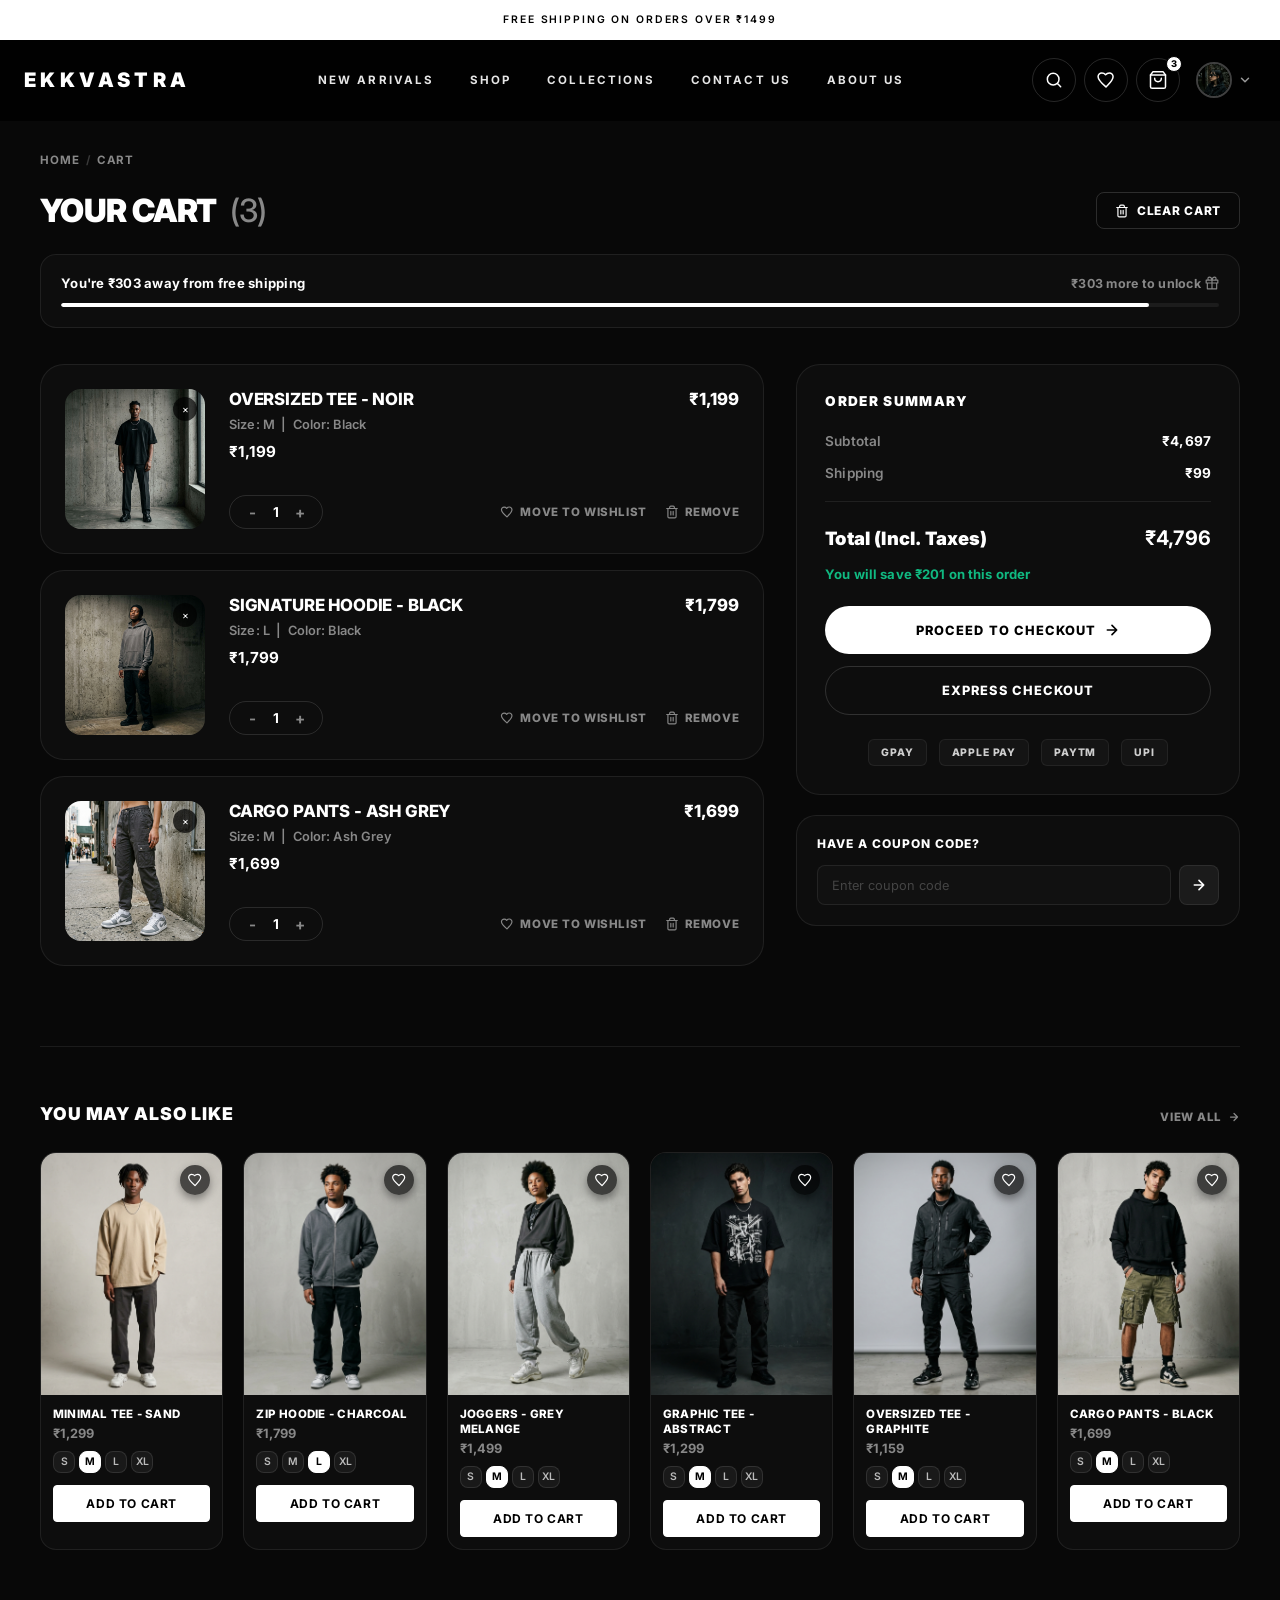
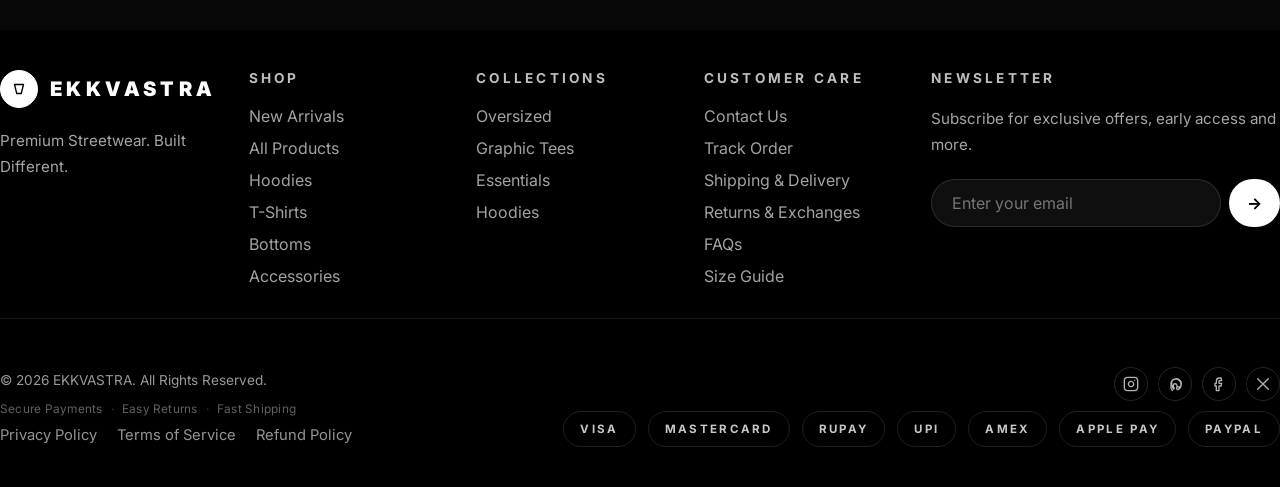
<file: cart.html>
<!DOCTYPE html>
<html lang="en" class="scroll-smooth">
<head>
    <meta charset="utf-8" />
    <meta name="viewport" content="width=device-width,initial-scale=1" />
    <title>YOUR CART | EKKVASTRA | Premium Streetwear</title>
    <meta name="description" content="Review and manage the items in your shopping bag at EKKVASTRA." />
    <link rel="preconnect" href="https://fonts.googleapis.com" />
    <link rel="preconnect" href="https://fonts.gstatic.com" crossorigin />
    <link
        href="https://fonts.googleapis.com/css2?family=Inter:wght@400;500;600;700;800;900&family=Poppins:wght@500;600;700;800&display=swap"
        rel="stylesheet" />
    <style>
        :root {
            --bg: #080808;
            --panel: #0d0d0d;
            --panel-soft: #141414;
            --ink: #ffffff;
            --muted: #888888;
            --border: rgba(255, 255, 255, 0.08);
            --accent: #ffffff;
            --red: #ef4444;
            --green: #10b981;
            --max: 1400px;
            --font-sans: "Inter", sans-serif;
            --font-display: "Poppins", "Inter", sans-serif;
            --soft-shadow: 0 12px 36px rgba(0, 0, 0, 0.6);
        }

        * { box-sizing: border-box; }

        html, body {
            margin: 0;
            min-height: 100%;
            background: var(--bg);
            color: var(--ink);
            font-family: var(--font-sans);
            -webkit-font-smoothing: antialiased;
            max-width: 100%;
            overflow-x: clip;
        }

        img { display: block; width: 100%; height: auto; }

        a { color: inherit; text-decoration: none; }

        button, input, select { font: inherit; }

        .page-shell {
            width: 100%;
            max-width: var(--max);
            margin: 0 auto;
            padding: 0 16px;
        }

        @media (min-width: 640px) { .page-shell { padding: 0 24px; } }
        @media (min-width: 1024px) { .page-shell { padding: 0 40px; } }

        .section-space { padding: 56px 0; }
        @media (min-width: 640px) { .section-space { padding: 80px 0; } }
        @media (min-width: 1024px) { .section-space { padding: 100px 0; } }

        body { display: flex; flex-direction: column; }

        /* ── ANNOUNCEMENT BAR ── */
        .announcement-bar {
            background: #ffffff;
            color: #000000;
            text-align: center;
            height: 40px;
            font-size: 0.65rem;
            font-weight: 600;
            letter-spacing: 0.18em;
            text-transform: uppercase;
            display: flex;
            align-items: center;
            justify-content: center;
            position: relative;
            z-index: 80;
            border-bottom: 1px solid rgba(255, 255, 255, 0.08);
        }

        /* ── LOGO ── */
        .logo {
            display: flex;
            align-items: center;
            gap: 12px;
            transition: opacity 0.25s ease, transform 0.25s ease;
            flex-shrink: 0;
        }

        .logo-mark {
            width: 38px;
            height: 38px;
            border-radius: 999px;
            display: grid;
            place-items: center;
            background: transparent;
            color: #fff;
            border: 1px solid rgba(255, 255, 255, 0.28);
            transition: border-color 0.35s ease, color 0.35s ease;
        }

        /* ── MOBILE MENU ── */
        .mobile-menu-btn {
            margin-left: auto;
            display: inline-flex;
            color: #fff;
            background: transparent;
            border: none;
            padding: 6px;
            width: auto;
            height: auto;
            box-shadow: none;
            cursor: pointer;
        }

        @media (min-width: 768px) {
            .nav-actions { display: flex; }
        }

        @media (min-width: 1024px) {
            .nav-links { display: flex; }
            .mobile-menu-btn { display: none !important; }
        }



        /* ── STICKY HEADER ── */
        .sticky-header {
            position: sticky;
            top: 0;
            left: 0;
            right: 0;
            z-index: 70;
            background: rgba(0, 0, 0, 0.85);
            backdrop-filter: blur(12px);
            -webkit-backdrop-filter: blur(12px);
            border-bottom: 1px solid transparent;
            transition: background-color 0.4s ease, backdrop-filter 0.4s ease, border-color 0.4s ease, box-shadow 0.4s ease;
        }

        .sticky-header.scrolled {
            background: rgba(0, 0, 0, 0.75);
            backdrop-filter: blur(20px);
            -webkit-backdrop-filter: blur(20px);
            border-bottom: 1px solid rgba(255, 255, 255, 0.08);
            box-shadow: 0 10px 30px rgba(0, 0, 0, 0.25);
        }

        .header-inner {
            max-width: var(--max);
            width: 100%;
            margin: 0 auto;
            display: flex;
            align-items: center;
            justify-content: space-between;
            gap: 18px;
            min-height: 80px;
            padding: 0 24px;
            transition: min-height 0.4s ease;
        }

        .sticky-header.scrolled .header-inner {
            min-height: 72px;
        }

        .logo-text {
            font-size: 1.25rem;
            font-weight: 950;
            letter-spacing: 0.22em;
            text-transform: uppercase;
            color: #fff;
        }

        .nav-links {
            display: none;
            align-items: center;
            justify-content: center;
            gap: 12px;
            flex: 1;
            padding: 0 8px;
        }

        @media (min-width: 1024px) { .nav-links { display: flex; } }

        .nav-links a {
            position: relative;
            font-size: 0.72rem;
            font-weight: 700;
            letter-spacing: 0.18em;
            text-transform: uppercase;
            padding: 10px 12px;
            color: rgba(255, 255, 255, 0.9);
            transition: color 0.3s;
        }

        .nav-links a::after {
            content: "";
            position: absolute;
            left: 12px;
            right: 12px;
            bottom: 6px;
            height: 1.5px;
            background: currentColor;
            transform: scaleX(0);
            transform-origin: left;
            transition: transform 0.3s ease;
        }

        .nav-links a:hover::after,
        .nav-links a.active::after {
            transform: scaleX(1);
        }

        .nav-links a:hover,
        .nav-links a.active { color: #fff; }

        .nav-actions {
            display: none;
            align-items: center;
            gap: 8px;
        }

        @media (min-width: 768px) {
            .nav-actions {
                display: flex;
            }
        }

        .icon-btn {
            display: inline-flex;
            align-items: center;
            justify-content: center;
            width: 44px;
            height: 44px;
            border-radius: 50%;
            border: 1px solid rgba(255, 255, 255, 0.15);
            background: transparent;
            color: #fff;
            cursor: pointer;
            transition: all 0.35s ease;
            position: relative;
        }

        .icon-btn:hover { background: rgba(255, 255, 255, 0.08); border-color: rgba(255, 255, 255, 0.3); }

        .nav-wishlist-badge,
        .cart-badge {
            position: absolute;
            top: -3px;
            right: -3px;
            background: #fff;
            color: #000;
            font-size: 0.58rem;
            font-weight: 800;
            width: 16px;
            height: 16px;
            border-radius: 50%;
            display: none;
            align-items: center;
            justify-content: center;
            line-height: 1;
            box-shadow: 0 2px 4px rgba(0, 0, 0, 0.15);
            border: 1.5px solid #000;
            z-index: 10;
        }

        .nav-wishlist-badge.visible,
        .cart-badge.visible {
            display: flex;
        }

        /* ── BREADCRUMB ── */
        .breadcrumb {
            margin-top: 32px;
            font-size: 0.72rem;
            font-weight: 700;
            text-transform: uppercase;
            letter-spacing: 0.08em;
            color: var(--muted);
            margin-bottom: 24px;
        }

        .breadcrumb a {
            transition: color 0.2s;
        }

        .breadcrumb a:hover {
            color: #fff;
        }

        .breadcrumb span {
            margin: 0 6px;
            color: rgba(255,255,255,0.2);
        }

        /* ── CART HEADER ── */
        .cart-header-row {
            display: flex;
            justify-content: space-between;
            align-items: center;
            margin-bottom: 24px;
        }

        .cart-title {
            font-size: 2rem;
            font-weight: 900;
            letter-spacing: -0.02em;
            margin: 0;
            text-transform: uppercase;
        }

        .cart-title span {
            font-weight: 500;
            color: var(--muted);
            margin-left: 8px;
        }

        .btn-clear-cart {
            background: transparent;
            border: 1px solid rgba(255, 255, 255, 0.15);
            color: #fff;
            padding: 10px 18px;
            border-radius: 8px;
            font-size: 0.75rem;
            font-weight: 800;
            letter-spacing: 0.06em;
            display: inline-flex;
            align-items: center;
            gap: 8px;
            cursor: pointer;
            text-transform: uppercase;
            transition: all 0.25s ease;
        }

        .btn-clear-cart:hover {
            background: #fff;
            color: #000;
            border-color: #fff;
        }

        /* ── FREE SHIPPING PROGRESS BAR ── */
        .shipping-progress-panel {
            background: var(--panel);
            border: 1px solid var(--border);
            border-radius: 16px;
            padding: 20px;
            margin-bottom: 36px;
        }

        .shipping-info-text {
            display: flex;
            justify-content: space-between;
            align-items: center;
            margin-bottom: 12px;
            font-size: 0.82rem;
            font-weight: 700;
            letter-spacing: 0.02em;
        }

        .shipping-info-text .left-side {
            color: #fff;
        }

        .shipping-info-text .right-side {
            color: var(--muted);
            font-size: 0.78rem;
            display: inline-flex;
            align-items: center;
            gap: 4px;
        }

        .shipping-info-text .right-side svg {
            color: var(--muted);
        }

        .shipping-track {
            height: 4px;
            background: #1c1c1c;
            border-radius: 999px;
            overflow: hidden;
        }

        .shipping-fill {
            height: 100%;
            background: #fff;
            border-radius: 999px;
            width: 0%;
            transition: width 0.5s cubic-bezier(0.16, 1, 0.3, 1);
        }

        /* ── CART GRID ── */
        .cart-grid {
            display: grid;
            gap: 32px;
            grid-template-columns: 1fr;
        }

        @media (min-width: 1024px) {
            .cart-grid {
                grid-template-columns: 1.55fr 0.95fr;
                align-items: start;
            }

            .order-summary-sidebar {
                position: sticky;
                top: 100px;
            }
        }

        /* ── CART ITEMS PANEL ── */
        .cart-items-list {
            display: flex;
            flex-direction: column;
            gap: 16px;
        }

        .cart-item-card {
            background: var(--panel);
            border: 1px solid var(--border);
            border-radius: 24px;
            padding: 24px;
            display: flex;
            gap: 24px;
            position: relative;
            transition: border-color 0.25s ease;
        }

        .cart-item-card:hover {
            border-color: rgba(255, 255, 255, 0.15);
        }

        .cart-item-img-wrapper {
            position: relative;
            width: 140px;
            height: 140px;
            border-radius: 16px;
            overflow: hidden;
            background: #111;
            flex-shrink: 0;
        }

        .cart-item-img-wrapper img {
            width: 100%;
            height: 100%;
            object-fit: cover;
        }

        .item-remove-overlay-btn {
            position: absolute;
            top: 8px;
            right: 8px;
            width: 24px;
            height: 24px;
            border-radius: 50%;
            border: 0;
            background: rgba(0, 0, 0, 0.7);
            color: #fff;
            display: grid;
            place-items: center;
            cursor: pointer;
            font-size: 0.65rem;
            transition: background 0.2s, transform 0.2s;
            z-index: 10;
        }

        .item-remove-overlay-btn:hover {
            background: #fff;
            color: #000;
            transform: scale(1.1);
        }

        .cart-item-content {
            display: flex;
            flex-direction: column;
            justify-content: space-between;
            flex-grow: 1;
        }

        .cart-item-info-row {
            display: flex;
            justify-content: space-between;
            align-items: flex-start;
            gap: 16px;
        }

        .cart-item-name {
            font-size: 1.05rem;
            font-weight: 800;
            text-transform: uppercase;
            margin: 0;
            color: #fff;
            letter-spacing: -0.01em;
            line-height: 1.3;
        }

        .cart-item-price-top {
            font-size: 1.05rem;
            font-weight: 800;
            color: #fff;
            white-space: nowrap;
        }

        .cart-item-specs {
            font-size: 0.8rem;
            color: var(--muted);
            margin: 6px 0 10px;
            font-weight: 600;
            letter-spacing: 0.01em;
        }

        .cart-item-price-sub {
            font-size: 0.95rem;
            font-weight: 700;
            color: #fff;
            margin-bottom: 12px;
        }

        .cart-item-controls-row {
            display: flex;
            justify-content: space-between;
            align-items: center;
            flex-wrap: wrap;
            gap: 12px;
            margin-top: auto;
        }

        .quantity-selector {
            display: inline-flex;
            align-items: center;
            border: 1px solid rgba(255, 255, 255, 0.12);
            border-radius: 99px;
            padding: 4px 10px;
            background: transparent;
        }

        .quantity-selector button {
            background: transparent;
            border: 0;
            color: var(--muted);
            cursor: pointer;
            font-size: 0.95rem;
            font-weight: 700;
            width: 24px;
            height: 24px;
            display: grid;
            place-items: center;
            transition: color 0.2s;
        }

        .quantity-selector button:hover {
            color: #fff;
        }

        .quantity-selector span {
            width: 24px;
            text-align: center;
            font-size: 0.85rem;
            font-weight: 700;
            color: #fff;
        }

        .cart-item-actions {
            display: flex;
            gap: 18px;
        }

        .cart-item-action-btn {
            background: transparent;
            border: 0;
            color: var(--muted);
            font-size: 0.72rem;
            font-weight: 800;
            letter-spacing: 0.05em;
            display: inline-flex;
            align-items: center;
            gap: 6px;
            cursor: pointer;
            padding: 0;
            text-transform: uppercase;
            transition: color 0.2s;
        }

        .cart-item-action-btn:hover {
            color: #fff;
        }

        .cart-item-action-btn svg {
            color: currentColor;
        }

        /* ── ORDER SUMMARY SIDEBAR ── */
        .order-summary-sidebar {
            display: flex;
            flex-direction: column;
            gap: 20px;
        }

        .summary-card {
            background: var(--panel);
            border: 1px solid var(--border);
            border-radius: 24px;
            padding: 28px;
        }

        .summary-card h2 {
            font-size: 0.85rem;
            font-weight: 900;
            letter-spacing: 0.1em;
            text-transform: uppercase;
            margin-top: 0;
            margin-bottom: 24px;
            color: #fff;
        }

        .summary-row {
            display: flex;
            justify-content: space-between;
            align-items: center;
            margin-bottom: 16px;
            font-size: 0.85rem;
            color: var(--muted);
            font-weight: 600;
            letter-spacing: 0.01em;
        }

        .summary-row.total-row {
            margin-top: 24px;
            font-size: 1.15rem;
            color: #fff;
            font-weight: 900;
        }

        .summary-row strong {
            color: #fff;
        }

        .summary-row.total-row strong {
            font-size: 1.25rem;
        }

        .summary-divider {
            height: 1px;
            background: var(--border);
            margin: 20px 0;
        }

        .savings-message {
            color: var(--green);
            font-size: 0.82rem;
            font-weight: 700;
            margin-bottom: 24px;
            letter-spacing: 0.01em;
        }

        .btn-checkout-primary {
            width: 100%;
            background: #fff;
            color: #000;
            border: 0;
            border-radius: 99px;
            padding: 16px 24px;
            font-size: 0.8rem;
            font-weight: 800;
            letter-spacing: 0.08em;
            text-transform: uppercase;
            cursor: pointer;
            display: flex;
            justify-content: center;
            align-items: center;
            gap: 8px;
            margin-bottom: 12px;
            transition: background 0.2s, transform 0.15s;
        }

        .btn-checkout-primary:hover {
            background: #e6e6e6;
        }

        .btn-checkout-secondary {
            width: 100%;
            background: transparent;
            color: #fff;
            border: 1px solid rgba(255, 255, 255, 0.15);
            border-radius: 99px;
            padding: 16px 24px;
            font-size: 0.8rem;
            font-weight: 800;
            letter-spacing: 0.08em;
            text-transform: uppercase;
            cursor: pointer;
            display: flex;
            justify-content: center;
            align-items: center;
            transition: all 0.25s ease;
        }

        .btn-checkout-secondary:hover {
            background: rgba(255, 255, 255, 0.06);
            border-color: rgba(255, 255, 255, 0.3);
        }

        .payment-methods-row {
            display: flex;
            justify-content: center;
            align-items: center;
            gap: 12px;
            margin-top: 24px;
        }

        .payment-badge {
            background: rgba(255, 255, 255, 0.04);
            border: 1px solid var(--border);
            border-radius: 6px;
            padding: 6px 12px;
            font-size: 0.65rem;
            font-weight: 800;
            letter-spacing: 0.08em;
            color: #fff;
            display: inline-flex;
            align-items: center;
            justify-content: center;
            opacity: 0.8;
        }

        /* ── COUPON CARD ── */
        .coupon-card {
            background: var(--panel);
            border: 1px solid var(--border);
            border-radius: 20px;
            padding: 20px;
        }

        .coupon-card h3 {
            font-size: 0.75rem;
            font-weight: 800;
            letter-spacing: 0.08em;
            text-transform: uppercase;
            margin-top: 0;
            margin-bottom: 14px;
            color: #fff;
        }

        .coupon-form {
            display: flex;
            gap: 8px;
        }

        .coupon-input {
            flex: 1;
            background: #111;
            border: 1px solid var(--border);
            border-radius: 8px;
            padding: 10px 14px;
            font-size: 0.8rem;
            color: #fff;
            outline: none;
            transition: border-color 0.2s;
        }

        .coupon-input::placeholder {
            color: #444;
        }

        .coupon-input:focus {
            border-color: rgba(255, 255, 255, 0.25);
        }

        .coupon-btn {
            width: 40px;
            height: 40px;
            border-radius: 8px;
            background: rgba(255, 255, 255, 0.06);
            border: 1px solid var(--border);
            color: #fff;
            cursor: pointer;
            display: flex;
            align-items: center;
            justify-content: center;
            transition: all 0.2s;
        }

        .coupon-btn:hover {
            background: #fff;
            color: #000;
            border-color: #fff;
        }

        .coupon-feedback {
            font-size: 0.75rem;
            margin-top: 8px;
            font-weight: 600;
            display: none;
        }

        .coupon-feedback.success {
            color: var(--green);
            display: block;
        }

        .coupon-feedback.error {
            color: var(--red);
            display: block;
        }

        /* ── EMPTY STATE ── */
        .empty-state {
            text-align: center;
            padding: 80px 24px;
            background: var(--panel);
            border: 1px solid var(--border);
            border-radius: 24px;
            width: 100%;
        }

        .empty-state h2 {
            margin: 0 0 12px;
            font-size: 1.5rem;
            font-weight: 800;
            text-transform: uppercase;
        }

        .empty-state p {
            margin: 0 0 24px;
            color: var(--muted);
            font-size: 0.9rem;
        }

        .btn-continue {
            display: inline-flex;
            align-items: center;
            justify-content: center;
            background: #fff;
            color: #000;
            border-radius: 99px;
            padding: 12px 28px;
            font-size: 0.85rem;
            font-weight: 800;
            text-transform: uppercase;
            letter-spacing: 0.05em;
            transition: background 0.2s;
        }

        .btn-continue:hover {
            background: #e6e6e6;
        }

        /* ── RECOMMENDATIONS GRID ── */
        .recommendations-section {
            margin-top: 80px;
            margin-bottom: 80px;
            border-top: 1px solid var(--border);
            padding-top: 56px;
        }

        .recommendations-header {
            display: flex;
            justify-content: space-between;
            align-items: flex-end;
            margin-bottom: 28px;
        }

        .recommendations-header h2 {
            margin: 0;
            font-size: 1.1rem;
            font-weight: 900;
            letter-spacing: 0.05em;
            text-transform: uppercase;
        }

        .recommendations-header .view-all-link {
            font-size: 0.72rem;
            font-weight: 800;
            letter-spacing: 0.05em;
            text-transform: uppercase;
            display: flex;
            align-items: center;
            gap: 6px;
            color: var(--muted);
            transition: color 0.2s;
        }

        .recommendations-header .view-all-link:hover {
            color: #fff;
        }

        /* ── PRODUCT GRID (MATCH WISHLIST) ── */
        .product-grid {
            display: grid;
            grid-template-columns: repeat(6, 1fr);
            gap: 20px;
        }

        @media (max-width: 1200px) { .product-grid { grid-template-columns: repeat(4, 1fr); } }
        @media (max-width: 768px)  { .product-grid { grid-template-columns: repeat(2, 1fr); gap: 14px; } }

        /* ── PRODUCT CARD (MATCH WISHLIST) ── */
        .product-card {
            background: var(--panel);
            border: 1px solid var(--border);
            border-radius: 16px;
            overflow: hidden;
            display: flex;
            flex-direction: column;
            height: 100%;
            transform-style: preserve-3d;
            perspective: 1000px;
            transition: transform 0.35s cubic-bezier(0.16, 1, 0.3, 1), box-shadow 0.35s cubic-bezier(0.16, 1, 0.3, 1);
            position: relative;
        }

        .product-card:hover {
            transform: translateY(-6px);
            box-shadow: 0 16px 32px rgba(0, 0, 0, 0.6);
            border-color: rgba(255, 255, 255, 0.15);
        }

        .product-card::after {
            content: '';
            position: absolute;
            inset: 0;
            background: linear-gradient(135deg, rgba(255,255,255,0) 30%, rgba(255,255,255,0.2) 50%, rgba(255,255,255,0) 70%);
            transform: translateX(-100%);
            transition: transform 0.6s ease;
            pointer-events: none;
            z-index: 5;
        }

        .product-card.detail-triggering {
            pointer-events: none;
            animation: liftup-rotate-anim 0.85s cubic-bezier(0.25, 1, 0.5, 1) forwards;
            z-index: 999;
        }

        .product-card.detail-triggering::after {
            transform: translateX(100%);
            transition: transform 0.85s ease;
        }

        @keyframes liftup-rotate-anim {
            0% {
                transform: translateY(0) rotateX(0deg) rotateY(0deg) scale(1);
                box-shadow: 0 10px 28px rgba(15, 15, 15, 0.06);
            }
            35% {
                transform: translateY(-20px) rotateX(0deg) rotateY(0deg) scale(1.04);
                box-shadow: 0 30px 60px rgba(0, 0, 0, 0.35);
                opacity: 1;
            }
            75% {
                transform: translateY(-22px) rotateX(12deg) rotateY(20deg) scale(1.02);
                box-shadow: 0 40px 80px rgba(0, 0, 0, 0.45);
                opacity: 1;
            }
            100% {
                transform: translateY(-24px) rotateX(12deg) rotateY(20deg) scale(0.95);
                box-shadow: 0 45px 90px rgba(0, 0, 0, 0.5);
                opacity: 0;
            }
        }

        .details-modal-overlay {
            position: fixed;
            inset: 0;
            z-index: 9999;
            background: rgba(0, 0, 0, 0.85);
            backdrop-filter: blur(12px);
            -webkit-backdrop-filter: blur(12px);
            display: flex;
            align-items: center;
            justify-content: center;
            opacity: 0;
            pointer-events: none;
            transition: opacity 0.4s cubic-bezier(0.16, 1, 0.3, 1);
            padding: 20px;
        }

        .details-modal-overlay.open {
            opacity: 1;
            pointer-events: auto;
        }

        .details-modal-container {
            background: #121212;
            border: 1px solid rgba(255, 255, 255, 0.08);
            border-radius: 24px;
            width: min(880px, 100%);
            max-height: min(700px, 90vh);
            overflow: hidden;
            position: relative;
            box-shadow: 0 30px 80px rgba(0, 0, 0, 0.8);
            transform: scale(0.92) translateY(20px);
            transition: transform 0.4s cubic-bezier(0.16, 1, 0.3, 1);
            display: flex;
            flex-direction: row;
        }

        @media (max-width: 768px) {
            .details-modal-container {
                flex-direction: column;
                max-height: 92vh;
                overflow-y: auto;
            }
        }

        .details-modal-overlay.open .details-modal-container {
            transform: scale(1) translateY(0);
        }

        /* ── In-page confirm dialog (replaces native confirm()) ── */
        .confirm-modal-overlay {
            position: fixed;
            inset: 0;
            z-index: 10001;
            background: rgba(0, 0, 0, 0.75);
            backdrop-filter: blur(10px);
            -webkit-backdrop-filter: blur(10px);
            display: flex;
            align-items: center;
            justify-content: center;
            opacity: 0;
            pointer-events: none;
            transition: opacity 0.3s ease;
            padding: 20px;
        }

        .confirm-modal-overlay.open {
            opacity: 1;
            pointer-events: auto;
        }

        .confirm-modal {
            width: min(360px, 100%);
            background: #121212;
            border: 1px solid rgba(255, 255, 255, 0.08);
            border-radius: 20px;
            padding: 28px 24px 24px;
            text-align: center;
            box-shadow: 0 30px 80px rgba(0, 0, 0, 0.6);
            transform: scale(0.94) translateY(10px);
            transition: transform 0.3s cubic-bezier(0.16, 1, 0.3, 1);
        }

        .confirm-modal-overlay.open .confirm-modal {
            transform: scale(1) translateY(0);
        }

        .confirm-modal-icon {
            width: 52px;
            height: 52px;
            margin: 0 auto 16px;
            border-radius: 50%;
            background: rgba(244, 67, 54, 0.12);
            color: #f44336;
            display: flex;
            align-items: center;
            justify-content: center;
        }

        .confirm-modal-title {
            font-size: 1.15rem;
            font-weight: 800;
            color: #fff;
            margin: 0 0 8px;
        }

        .confirm-modal-text {
            font-size: 0.85rem;
            line-height: 1.6;
            color: rgba(255, 255, 255, 0.6);
            margin: 0 0 22px;
        }

        .confirm-modal-actions {
            display: flex;
            gap: 12px;
        }

        .confirm-modal-btn {
            flex: 1;
            min-height: 46px;
            border-radius: 999px;
            font-size: 0.82rem;
            font-weight: 700;
            letter-spacing: 0.03em;
            cursor: pointer;
            transition: background-color 0.2s ease, border-color 0.2s ease, transform 0.2s ease;
        }

        .confirm-modal-btn:active {
            transform: scale(0.97);
        }

        .confirm-modal-btn-cancel {
            background: transparent;
            border: 1px solid rgba(255, 255, 255, 0.15);
            color: #fff;
        }

        .confirm-modal-btn-cancel:hover {
            border-color: rgba(255, 255, 255, 0.35);
        }

        .confirm-modal-btn-confirm {
            background: #f44336;
            border: 1px solid #f44336;
            color: #fff;
        }

        .confirm-modal-btn-confirm:hover {
            background: #d73a30;
        }

        .details-close-btn {
            position: absolute;
            top: 20px;
            right: 20px;
            width: 36px;
            height: 36px;
            border-radius: 50%;
            border: 1px solid rgba(255, 255, 255, 0.15);
            background: rgba(255, 255, 255, 0.05);
            color: #fff;
            font-size: 1.1rem;
            display: grid;
            place-items: center;
            cursor: pointer;
            transition: background 0.2s, transform 0.2s;
            z-index: 10;
        }

        .details-close-btn:hover {
            background: #fff;
            color: #000;
            transform: rotate(90deg);
        }

        .details-media {
            flex: 1.1;
            position: relative;
            background: #1a1a1a;
            display: flex;
            align-items: center;
            justify-content: center;
            overflow: hidden;
            min-height: 380px;
        }

        .details-media img {
            width: 100%;
            height: 100%;
            object-fit: cover;
            transition: transform 0.5s ease;
        }

        .details-media:hover img {
            transform: scale(1.05);
        }

        .details-info {
            flex: 1;
            padding: 40px;
            display: flex;
            flex-direction: column;
            gap: 20px;
            overflow-y: auto;
        }

        @media (max-width: 520px) {
            .details-info {
                padding: 24px;
            }
        }

        .details-price-row {
            display: flex;
            align-items: center;
            gap: 16px;
            flex-wrap: wrap;
        }

        .details-oldprice {
            color: #888;
            text-decoration: line-through;
            font-size: 0.94rem;
        }

        .details-desc {
            color: rgba(255, 255, 255, 0.8);
            line-height: 1.8;
            font-size: 0.95rem;
            max-width: 100%;
        }

        .details-btn-add {
            background: #fff;
            color: #000;
            border: none;
            border-radius: 999px;
            padding: 16px 24px;
            font-weight: 700;
            letter-spacing: 0.08em;
            text-transform: uppercase;
            cursor: pointer;
            transition: background 0.2s ease;
        }

        .details-btn-add:hover {
            background: #f2f2f2;
        }

        .details-options-title {
            display: block;
            margin-bottom: 10px;
            font-size: 0.78rem;
            font-weight: 700;
            letter-spacing: 0.08em;
            color: rgba(255,255,255,0.75);
            text-transform: uppercase;
        }

        .details-size-chips,
        .details-color-chips {
            display: flex;
            flex-wrap: wrap;
            gap: 10px;
        }

        .details-size-chip {
            display: inline-flex;
            align-items: center;
            justify-content: center;
            min-width: 42px;
            min-height: 42px;
            border-radius: 8px;
            border: 1px solid rgba(255,255,255,0.12);
            color: #fff;
            cursor: pointer;
            transition: transform 0.2s ease, background 0.2s ease, border-color 0.2s ease;
        }

        .details-color-chip {
            display: inline-flex;
            align-items: center;
            justify-content: center;
            width: 42px;
            height: 42px;
            border-radius: 999px;
            border: 1px solid rgba(255,255,255,0.35);
            color: #fff;
            cursor: pointer;
            transition: transform 0.2s ease, background 0.2s ease, border-color 0.2s ease;
        }

        .details-size-chip.selected,
        .details-color-chip.selected {
            background: #fff;
            color: #000;
            border-color: #fff;
        }

        .details-color-chip:hover,
        .details-size-chip:hover {
            transform: translateY(-1px);
        }

        .product-image {
            position: relative;
            overflow: hidden;
            aspect-ratio: 3/4;
            background: #141414;
        }

        .product-image img {
            position: absolute;
            inset: 0;
            width: 100%;
            height: 100%;
            object-fit: cover;
            transition: opacity 0.5s ease, transform 0.5s ease;
        }

        .product-image .hover-img { opacity: 0; }
        .product-card:hover .default-img { opacity: 0; transform: scale(1.04); }
        .product-card:hover .hover-img { opacity: 1; transform: scale(1.04); }

        .card-wishlist-btn {
            position: absolute;
            top: 12px;
            right: 12px;
            width: 30px;
            height: 30px;
            border-radius: 50%;
            border: 0;
            background: rgba(0, 0, 0, 0.65);
            backdrop-filter: blur(6px);
            -webkit-backdrop-filter: blur(6px);
            display: grid;
            place-items: center;
            z-index: 10;
            cursor: pointer;
            color: #fff;
            transition: transform 0.2s, background 0.2s, color 0.2s;
            box-shadow: 0 4px 8px rgba(0,0,0,0.4);
        }

        .card-wishlist-btn:hover {
            transform: scale(1.1);
            background: #fff;
            color: #000;
        }

        .card-wishlist-btn.active {
            background: rgba(239, 68, 68, 0.15);
            color: var(--red);
        }

        .card-wishlist-btn svg {
            transition: fill 0.2s, stroke 0.2s;
            pointer-events: none;
        }

        .card-wishlist-btn.active svg {
            fill: var(--red);
            stroke: var(--red);
        }

        /* Hover Quick Add overlay button */
        .quick-add-overlay {
            position: absolute;
            left: 50%;
            bottom: 12px;
            transform: translateX(-50%) translateY(10px);
            opacity: 0;
            pointer-events: none;
            transition: opacity 0.3s cubic-bezier(0.16, 1, 0.3, 1), transform 0.3s cubic-bezier(0.16, 1, 0.3, 1);
            z-index: 5;
            width: calc(100% - 24px);
        }

        .product-card:hover .quick-add-overlay {
            opacity: 1;
            transform: translateX(-50%) translateY(0);
            pointer-events: auto;
        }

        .btn-quick-add {
            width: 100%;
            background: rgba(18, 18, 18, 0.85);
            backdrop-filter: blur(8px);
            -webkit-backdrop-filter: blur(8px);
            border: 1px solid rgba(255, 255, 255, 0.15);
            border-radius: 99px;
            color: #fff;
            padding: 8px 12px;
            font-size: 0.7rem;
            font-weight: 700;
            letter-spacing: 0.05em;
            display: inline-flex;
            align-items: center;
            justify-content: center;
            gap: 6px;
            cursor: pointer;
            transition: background 0.2s, border-color 0.2s;
        }

        .btn-quick-add:hover {
            background: #fff;
            color: #000;
            border-color: #fff;
        }

        /* Product details info layout */
        .product-info {
            padding: 12px;
            display: flex;
            flex-direction: column;
            gap: 4px;
            flex-grow: 1;
        }

        .product-name {
            font-size: 0.72rem;
            font-weight: 800;
            color: #fff;
            text-transform: uppercase;
            letter-spacing: 0.02em;
            line-height: 1.3;
            margin: 0;
        }

        .product-price {
            font-size: 0.8rem;
            font-weight: 700;
            color: var(--muted);
            margin: 0;
        }

        /* ── FOOTER ── */
        .footer {
            background: #000;
            color: #fff;
        }

        .footer-top {
            padding: 40px 0;
        }

        .footer-grid {
            display: grid;
            gap: 32px;
            padding-bottom: 32px;
            border-bottom: 1px solid rgba(255, 255, 255, 0.1);
        }

        @media (min-width: 768px) {
            .footer-grid { grid-template-columns: repeat(2, 1fr); }
        }

        @media (min-width: 1280px) {
            .footer-grid { grid-template-columns: repeat(5, 1fr); }
        }

        .footer-heading {
            font-size: 0.85rem;
            font-weight: 700;
            text-transform: uppercase;
            letter-spacing: 0.24em;
            color: rgba(255, 255, 255, 0.75);
            margin: 0;
        }

        .footer-links {
            margin-top: 20px;
            display: grid;
            gap: 12px;
        }

        .footer-links a,
        .footer-bottom a {
            color: rgba(255, 255, 255, 0.64);
        }

        .newsletter {
            display: flex;
            flex-direction: column;
            gap: 12px;
            margin-top: 20px;
        }

        .newsletter input {
            min-height: 48px;
            border-radius: 999px;
            border: 1px solid rgba(255, 255, 255, 0.12);
            background: rgba(255, 255, 255, 0.06);
            color: #fff;
            padding: 0 20px;
        }

        .footer-bottom {
            padding-top: 24px;
            display: flex;
            flex-direction: column;
            gap: 20px;
            font-size: 0.92rem;
            color: rgba(255, 255, 255, 0.58);
        }

        @media (min-width: 1024px) {
            .footer-bottom {
                flex-direction: row;
                align-items: center;
                justify-content: space-between;
            }
        }

        @media (max-width: 767px) {
            .footer-grid {
                text-align: center;
            }

            .footer-links {
                justify-items: center;
            }

            .newsletter > div {
                width: 100%;
            }

            .footer-bottom {
                align-items: center;
                text-align: center;
            }
        }

        .payment-pill {
            display: inline-flex;
            align-items: center;
            justify-content: center;
            border-radius: 999px;
            border: 1px solid rgba(255, 255, 255, 0.12);
            padding: 10px 16px;
            font-size: 0.72rem;
            font-weight: 700;
            text-transform: uppercase;
            letter-spacing: 0.2em;
            color: rgba(255, 255, 255, 0.78);
        }

        .sr-only {
            position: absolute;
            width: 1px;
            height: 1px;
            padding: 0;
            margin: -1px;
            overflow: hidden;
            clip: rect(0, 0, 0, 0);
            border: 0;
            white-space: nowrap;
        }
        /* --- TOAST NOTIFICATIONS --- */
        .toast-container {
            position: fixed;
            top: 24px;
            right: 24px;
            left: 24px;
            z-index: 10000;
            display: flex;
            flex-direction: column;
            align-items: flex-end;
            gap: 12px;
            pointer-events: none;
        }
        .toast {
            background: #0d0d0d;
            border: 1px solid rgba(255, 255, 255, 0.08);
            color: #ffffff;
            padding: 16px 24px;
            border-radius: 12px;
            font-size: 0.85rem;
            font-weight: 700;
            letter-spacing: 0.05em;
            box-shadow: 0 10px 30px rgba(0, 0, 0, 0.5);
            display: flex;
            align-items: center;
            gap: 12px;
            max-width: 100%;
            box-sizing: border-box;
            transform: translateX(120%);
            transition: transform 0.4s cubic-bezier(0.16, 1, 0.3, 1);
            pointer-events: auto;
        }
        .toast.show {
            transform: translateX(0);
        }

        .size-variants-select {
            display: flex;
            gap: 4px;
            align-items: center;
        }
        .size-variant-btn {
            background: rgba(255, 255, 255, 0.05);
            border: 1px solid rgba(255, 255, 255, 0.1);
            border-radius: 8px;
            color: #bbb;
            font-size: 0.65rem;
            font-weight: 600;
            width: 22px;
            height: 22px;
            display: flex;
            align-items: center;
            justify-content: center;
            cursor: pointer;
            transition: all 0.2s ease;
            padding: 0;
        }
        .size-variant-btn:hover {
            background: rgba(255, 255, 255, 0.15);
            color: #fff;
            border-color: rgba(255, 255, 255, 0.3);
        }
        .size-variant-btn.active {
            background: #fff;
            color: #000;
            border-color: #fff;
            font-weight: 700;
        }

        /* Move to Bag / Add to Cart Button Style */
        .btn-move-bag {
            margin-top: auto;
            width: 100%;
            padding: 10px;
            background: #fff;
            color: #000;
            border: 1px solid #fff;
            border-radius: 4px;
            font-size: 0.75rem;
            font-weight: 700;
            text-transform: uppercase;
            letter-spacing: 0.05em;
            cursor: pointer;
            display: flex;
            align-items: center;
            justify-content: center;
            gap: 6px;
            transition: all 0.3s ease;
        }
        .btn-move-bag:hover {
            background: transparent;
            color: #fff;
            border-color: #fff;
        }

        .qty-stepper {
            margin-top: auto;
            width: 100%;
            display: flex;
            align-items: center;
            justify-content: space-between;
            border: 1px solid #fff;
            border-radius: 4px;
            background: #fff;
            overflow: hidden;
        }

        .qty-stepper .qty-btn {
            flex: 0 0 34px;
            height: 34px;
            display: flex;
            align-items: center;
            justify-content: center;
            background: transparent;
            border: none;
            color: #000;
            font-size: 1rem;
            font-weight: 700;
            line-height: 1;
            cursor: pointer;
            transition: background-color 0.2s ease, color 0.2s ease;
        }

        .qty-stepper .qty-btn:hover {
            background: #ff5e00;
            color: #fff;
        }

        .qty-stepper .qty-value {
            flex: 1;
            text-align: center;
            font-size: 0.75rem;
            font-weight: 800;
            color: #000;
        }

        /* Back to Top Button */
        .back-to-top {
            position: fixed;
            bottom: 30px;
            right: 30px;
            width: 48px;
            height: 48px;
            border-radius: 50%;
            background: #ffffff;
            color: #000000;
            border: 1px solid rgba(255, 255, 255, 0.15);
            display: flex;
            align-items: center;
            justify-content: center;
            cursor: pointer;
            z-index: 9999;
            opacity: 0;
            visibility: hidden;
            transform: translateY(10px);
            transition: opacity 0.3s ease, visibility 0.3s ease, transform 0.3s ease, background-color 0.3s ease, color 0.3s ease;
            box-shadow: 0 4px 20px rgba(0, 0, 0, 0.4);
        }
        .back-to-top.show {
            opacity: 1;
            visibility: visible;
            transform: translateY(0);
        }
        .back-to-top:hover {
            background: #000000;
            color: #ffffff;
            border-color: #ffffff;
            transform: translateY(-3px);
        }

        /* ── RESPONSIVE CART OVERRIDES ── */
        @media (max-width: 639px) {
            .cart-item-card {
                flex-direction: row;
                gap: 16px;
                padding: 16px;
                border-radius: 16px;
            }

            .cart-item-img-wrapper {
                width: 90px;
                height: 90px;
                border-radius: 12px;
            }

            .cart-item-content {
                gap: 8px;
            }

            .cart-item-name {
                font-size: 0.9rem;
            }

            .cart-item-price-top {
                font-size: 0.9rem;
            }

            .cart-item-specs {
                font-size: 0.72rem;
                margin: 2px 0 4px;
            }

            .cart-item-price-sub {
                font-size: 0.8rem;
                margin-bottom: 6px;
            }

            .cart-item-controls-row {
                flex-direction: column;
                align-items: flex-start;
                gap: 12px;
                margin-top: 4px;
            }

            .cart-item-actions {
                gap: 12px;
            }

            .cart-item-action-btn {
                font-size: 0.65rem;
            }
        }

        @media (max-width: 480px) {
            .cart-header-row {
                flex-direction: column;
                align-items: flex-start;
                gap: 12px;
            }
            .cart-title {
                font-size: 1.6rem;
            }
        }

        /* Avatar button */
        .nav-avatar-btn {
            display: inline-flex;
            align-items: center;
            gap: 6px;
            background: transparent;
            border: none;
            cursor: pointer;
            padding: 4px 4px 4px 8px;
            border-radius: 999px;
            transition: background 0.25s ease;
            text-decoration: none;
        }
        .nav-avatar-btn:hover { background: rgba(255, 255, 255, 0.06); }
        .nav-avatar-img {
            width: 36px;
            height: 36px;
            border-radius: 50%;
            object-fit: cover;
            border: 2px solid rgba(255, 255, 255, 0.25);
            display: block;
        }
        .nav-avatar-chevron {
            color: rgba(255, 255, 255, 0.6);
            display: flex;
            align-items: center;
            transition: color 0.2s;
        }
        .nav-avatar-btn:hover .nav-avatar-chevron { color: #fff; }

        @media (max-width: 767px) {
            .announcement-bar {
                height: auto;
                min-height: 40px;
                padding: 8px 12px;
                font-size: 0.58rem;
                line-height: 1.3;
                flex-wrap: wrap;
                gap: 6px;
            }

            .sticky-header {
                position: sticky;
                top: 0;
            }

            .header-inner {
                min-height: 64px;
                padding: 0 16px;
                gap: 12px;
            }

            .page-shell {
                padding: 0 16px;
            }

            .mobile-menu-btn {
                display: inline-flex !important;
            }

            .nav-actions {
                display: none;
            }
        }
    </style>
    <link rel="stylesheet" href="search-overlay.css" />
    <link rel="stylesheet" href="mobile-drawer.css" />
    <script>
        // iOS Safari won't apply :active/:hover styles on tap unless a touch
        // listener exists somewhere on the page -- this is what makes the
        // card/footer tap-lift effects actually fire on a real phone.
        document.addEventListener('touchstart', function () {}, { passive: true });
    </script>
</head>
<body>
    <div class="announcement-bar">FREE SHIPPING ON ORDERS OVER ₹1499</div>
    <a href="#content" class="sr-only">Skip to content</a>

    <header class="sticky-header" id="siteHeader">
        <div class="header-inner">
            <a href="index.html" class="logo" aria-label="EKKVASTRA home">
                <span class="logo-text">EKKVASTRA</span>
            </a>

            <nav class="nav-links" aria-label="Primary">
                <a href="index.html">New Arrivals</a>
                <a href="shop.html">Shop</a>
                <a href="index.html#collections">Collections</a>
                <a href="CONTACT.html">Contact Us</a>
                <a href="ABOUT.html">About Us</a>
            </nav>

            <div class="nav-actions">
                <button class="icon-btn" aria-label="Search">
                    <svg viewBox="0 0 24 24" width="20" height="20" fill="none" stroke="currentColor" stroke-width="1.8">
                        <circle cx="11" cy="11" r="7"></circle>
                        <path d="M20 20l-3.5-3.5" stroke-linecap="round"></path>
                    </svg>
                </button>
                <a href="wishlist.html" class="icon-btn nav-wishlist-btn" aria-label="Wishlist" id="navWishlistBtn">
                    <svg viewBox="0 0 24 24" width="20" height="20" fill="none" stroke="currentColor" stroke-width="1.8">
                        <path d="M12.1 20.3l-.1.1-.1-.1C6.1 15.2 2.5 11.9 2.5 8A4.5 4.5 0 0 1 7 3.5c1.74 0 3.41.81 4.5 2.09A5.96 5.96 0 0 1 16 3.5 4.5 4.5 0 0 1 20.5 8c0 3.95-3.64 7.24-8.4 12.3z" stroke-linecap="round" stroke-linejoin="round"></path>
                    </svg>
                    <span id="navWishlistBadge" class="nav-wishlist-badge">0</span>
                </a>
                <a href="cart.html" class="icon-btn" aria-label="Shopping Bag">
                    <svg viewBox="0 0 24 24" width="20" height="20" fill="none" stroke="currentColor" stroke-width="1.8" stroke-linecap="round" stroke-linejoin="round">
                        <path d="M6 2L3 6v14a2 2 0 0 0 2 2h14a2 2 0 0 0 2-2V6l-3-4z"></path>
                        <line x1="3" y1="6" x2="21" y2="6"></line>
                        <path d="M16 10a4 4 0 0 1-8 0"></path>
                    </svg>
                    <span class="cart-badge">0</span>
                </a>
                <a href="account.html" class="nav-avatar-btn" aria-label="My Account">
                    <img src="images/avatar_anshika.png" alt="Account" class="nav-avatar-img" />
                    <span class="nav-avatar-chevron">
                        <svg viewBox="0 0 24 24" width="14" height="14" fill="none" stroke="currentColor" stroke-width="2.5" stroke-linecap="round" stroke-linejoin="round">
                            <polyline points="6 9 12 15 18 9"></polyline>
                        </svg>
                    </span>
                </a>
            </div>

            <button class="icon-btn mobile-menu-btn" id="menuBtn" aria-label="Open menu">
                <svg viewBox="0 0 24 24" width="20" height="20" fill="none" stroke="currentColor" stroke-width="1.8">
                    <path d="M4 7h16M4 12h16M4 17h16" stroke-linecap="round"></path>
                </svg>
            </button>
        </div>
    </header>

    <div class="mobile-drawer" id="mobileDrawer" aria-hidden="true"></div>

    <!-- In-page confirm dialog (replaces native browser confirm(), which renders
         outside the site's own UI/styling) -->
    <div class="confirm-modal-overlay" id="confirmModalOverlay" aria-hidden="true">
        <div class="confirm-modal">
            <div class="confirm-modal-icon">
                <svg viewBox="0 0 24 24" width="22" height="22" fill="none" stroke="currentColor" stroke-width="2" stroke-linecap="round" stroke-linejoin="round"><path d="M3 6h18M19 6v14a2 2 0 01-2 2H7a2 2 0 01-2-2V6m3 0V4a2 2 0 012-2h4a2 2 0 012 2v2M10 11v6M14 11v6"></path></svg>
            </div>
            <h3 class="confirm-modal-title" id="confirmModalTitle">Clear your cart?</h3>
            <p class="confirm-modal-text" id="confirmModalText">This will remove all items from your cart. This can't be undone.</p>
            <div class="confirm-modal-actions">
                <button type="button" class="confirm-modal-btn confirm-modal-btn-cancel" id="confirmModalCancel">Cancel</button>
                <button type="button" class="confirm-modal-btn confirm-modal-btn-confirm" id="confirmModalConfirm">Clear Cart</button>
            </div>
        </div>
    </div>

    <main class="page-shell">
        <div class="breadcrumb">
            <a href="index.html">Home</a><span>/</span>Cart
        </div>

        <div class="cart-header-row">
            <h1 class="cart-title">Your Cart <span id="cartCountHeader">(0)</span></h1>
            <button class="btn-clear-cart" id="clearCartBtn">
                <svg viewBox="0 0 24 24" width="14" height="14" fill="none" stroke="currentColor" stroke-width="2"><path d="M3 6h18M19 6v14a2 2 0 01-2 2H7a2 2 0 01-2-2V6m3 0V4a2 2 0 012-2h4a2 2 0 012 2v2M10 11v6M14 11v6" stroke-linecap="round" stroke-linejoin="round"></path></svg>
                Clear Cart
            </button>
        </div>

        <!-- Free shipping bar -->
        <div class="shipping-progress-panel" id="shippingProgressPanel">
            <div class="shipping-info-text">
                <span class="left-side" id="shippingProgressLeft">You're ₹5,000 away from free shipping</span>
                <span class="right-side" id="shippingProgressRight">
                    <span>₹5,000 more to unlock</span>
                    <svg viewBox="0 0 24 24" width="14" height="14" fill="none" stroke="currentColor" stroke-width="2"><path d="M20 12v10H4V12M2 7h20v5H2zM12 22V7M12 7H7.5a2.5 2.5 0 0 1 0-5C11 2 12 7 12 7zM12 7h4.5a2.5 2.5 0 0 0 0-5C13 2 12 7 12 7z" stroke-linecap="round" stroke-linejoin="round"></path></svg>
                </span>
            </div>
            <div class="shipping-track">
                <div class="shipping-fill" id="shippingProgressFill"></div>
            </div>
        </div>

        <div class="cart-grid" id="cartContentGrid">
            <!-- Left Side: Cart Items -->
            <section class="cart-items-list" id="cartItemsList"></section>

            <!-- Right Side: Sticky Checkout Columns -->
            <aside class="order-summary-sidebar" id="orderSummarySidebar">
                <div class="summary-card">
                    <h2>Order Summary</h2>
                    <div class="summary-row">
                        <span>Subtotal</span>
                        <strong id="summarySubtotal">₹0</strong>
                    </div>
                    <div class="summary-row">
                        <span>Shipping</span>
                        <strong id="summaryShipping">₹99</strong>
                    </div>
                    <div class="summary-row" id="couponRow" style="display: none;">
                        <span>Discount (Promo)</span>
                        <strong id="summaryDiscount" style="color: var(--green);">-₹0</strong>
                    </div>
                    <div class="summary-divider"></div>
                    <div class="summary-row total-row">
                        <span>Total (Incl. Taxes)</span>
                        <strong id="summaryTotal">₹0</strong>
                    </div>
                    <div class="savings-message" id="savingsMessage" style="display: none;">
                        You will save ₹0 on this order
                    </div>
                    <button class="btn-checkout-primary" id="checkoutBtn">
                        Proceed to Checkout
                        <svg viewBox="0 0 24 24" width="16" height="16" fill="none" stroke="currentColor" stroke-width="2.5"><path d="M5 12h14M12 5l7 7-7 7" stroke-linecap="round" stroke-linejoin="round"></path></svg>
                    </button>
                    <button class="btn-checkout-secondary" id="expressCheckoutBtn">
                        Express Checkout
                    </button>

                    <div class="payment-methods-row">
                        <div class="payment-badge">GPAY</div>
                        <div class="payment-badge">APPLE PAY</div>
                        <div class="payment-badge">PAYTM</div>
                        <div class="payment-badge">UPI</div>
                    </div>
                </div>

                <div class="coupon-card">
                    <h3>Have a coupon code?</h3>
                    <div class="coupon-form">
                        <input type="text" class="coupon-input" id="couponInput" placeholder="Enter coupon code" />
                        <button class="coupon-btn" id="couponSubmit" aria-label="Apply Coupon">
                            <svg viewBox="0 0 24 24" width="16" height="16" fill="none" stroke="currentColor" stroke-width="2.5"><path d="M5 12h14M12 5l7 7-7 7" stroke-linecap="round" stroke-linejoin="round"></path></svg>
                        </button>
                    </div>
                    <div class="coupon-feedback" id="couponFeedback"></div>
                </div>
            </aside>
        </div>

        <!-- Empty State Container -->
        <div id="cartEmptyState" style="display: none;">
            <div class="empty-state">
                <h2>Your cart is empty</h2>
                <p>Add some premium streetwear styles from our shop to unlock free shipping.</p>
                <a href="shop.html" class="btn-continue">Continue Shopping</a>
            </div>
        </div>

        <!-- You May Also Like -->
        <section class="recommendations-section">
            <div class="recommendations-header">
                <h2>You May Also Like</h2>
                <a href="shop.html" class="view-all-link">
                    View All
                    <svg viewBox="0 0 24 24" width="12" height="12" fill="none" stroke="currentColor" stroke-width="2.5"><path d="M5 12h14M12 5l7 7-7 7" stroke-linecap="round" stroke-linejoin="round"></path></svg>
                </a>
            </div>
            <div class="product-grid" id="recommendationsGrid"></div>
        </section>
    </main>

    <footer class="footer" id="about">
        <div class="page-shell footer-top">
            <div class="footer-grid">
                <div>
                    <a href="index.html" class="logo" aria-label="EKKVASTRA home">
                        <div class="logo-mark" style="background:#fff;color:#000;border-color:#fff;">
                            <svg viewBox="0 0 24 24" width="18" height="18" fill="none" stroke="currentColor" stroke-width="1.8">
                                <path d="M6 6h12l-3 12H9L6 6z" stroke-linecap="round" stroke-linejoin="round"></path>
                            </svg>
                        </div>
                        <span class="logo-text" style="color:#fff;">EKKVASTRA</span>
                    </a>
                    <p style="max-width:320px;margin-top:20px;color:rgba(255,255,255,.65);line-height:1.75;font-size:.95rem;">
                        Premium Streetwear. Built Different.
                    </p>
                </div>

                <div>
                    <h3 class="footer-heading">Shop</h3>
                    <div class="footer-links">
                        <a href="shop.html">New Arrivals</a>
                        <a href="shop.html">All Products</a>
                        <a href="shop.html?category=hoodies">Hoodies</a>
                        <a href="shop.html?category=t-shirts">T-Shirts</a>
                        <a href="shop.html?category=bottoms">Bottoms</a>
                        <a href="shop.html?category=accessories">Accessories</a>
                    </div>
                </div>

                <div>
                    <h3 class="footer-heading">Collections</h3>
                    <div class="footer-links">
                        <a href="collection.html?name=Oversized">Oversized</a>
                        <a href="collection.html?name=Graphic%20Tees">Graphic Tees</a>
                        <a href="collection.html?name=Essentials">Essentials</a>
                        <a href="collection.html?name=Hoodies">Hoodies</a>
                    </div>
                </div>

                <div>
                    <h3 class="footer-heading">Customer Care</h3>
                    <div class="footer-links">
                        <a href="CONTACT.html">Contact Us</a>
                        <a href="#" onclick="event.preventDefault(); showToast('Order tracking is available under My Orders in your account.');">Track Order</a>
                        <a href="#" onclick="event.preventDefault(); showToast('Free standard shipping on orders over ₹1499. Delivery details are in the checkout process.');">Shipping &amp; Delivery</a>
                        <a href="#" onclick="event.preventDefault(); showToast('7-day hassle-free returns policy. Contact support to initiate a return.');">Returns &amp; Exchanges</a>
                        <a href="#" onclick="event.preventDefault(); showToast('Frequently Asked Questions are available under the CONTACT page.');">FAQs</a>
                        <a href="#" onclick="event.preventDefault(); showToast('Size Guide is available on standard product detail cards.');">Size Guide</a>
                    </div>
                </div>

                <div>
                    <h3 class="footer-heading">Newsletter</h3>
                    <p style="margin-top:20px;color:rgba(255,255,255,.65);line-height:1.75;font-size:.95rem;">
                        Subscribe for exclusive offers, early access and more.
                    </p>
                    <form class="newsletter" onsubmit="event.preventDefault()">
                        <label class="sr-only" for="footerEmail">Email</label>
                        <div style="display:flex;gap:8px;">
                            <input id="footerEmail" type="email" placeholder="Enter your email" style="flex:1;min-width:0;" />
                            <button type="submit" style="background:#fff;color:#000;min-width:48px;padding:0 18px;border:none;border-radius:999px;font-weight:700;cursor:pointer;">→</button>
                        </div>
                    </form>
                </div>
            </div>

            <div class="footer-bottom" style="margin-top:24px;">
                <div class="footer-bottom-legal">
                    <p class="footer-copyright">&copy; 2026 EKKVASTRA. All Rights Reserved.</p>
                    <p class="footer-trust-line">Secure Payments<span class="dot">&middot;</span>Easy Returns<span class="dot">&middot;</span>Fast Shipping</p>
                    <div style="display:flex;flex-wrap:wrap;gap:20px;">
                        <a href="#" style="color:rgba(255,255,255,.58);" onclick="event.preventDefault(); showToast('Privacy Policy coming soon!');">Privacy Policy</a>
                        <a href="#" style="color:rgba(255,255,255,.58);" onclick="event.preventDefault(); showToast('Terms & Conditions coming soon!');">Terms of Service</a>
                        <a href="#" style="color:rgba(255,255,255,.58);" onclick="event.preventDefault(); showToast('Refund Policy coming soon!');">Refund Policy</a>
                    </div>
                </div>
                <div class="footer-bottom-meta">
                    <div class="footer-social">
                        <a href="#" aria-label="Instagram"><svg viewBox="0 0 24 24" width="16" height="16" fill="none" stroke="currentColor" stroke-width="2" stroke-linecap="round" stroke-linejoin="round"><rect x="2" y="2" width="20" height="20" rx="5" ry="5"/><path d="M16 11.37A4 4 0 1 1 12.63 8 4 4 0 0 1 16 11.37z"/><line x1="17.5" y1="6.5" x2="17.51" y2="6.5"/></svg></a>
                        <a href="#" aria-label="Pinterest"><svg viewBox="0 0 24 24" width="16" height="16" fill="none" stroke="currentColor" stroke-width="2" stroke-linecap="round" stroke-linejoin="round"><path d="M8 22a9 9 0 0 1-1.91-8.3A7.5 7.5 0 0 1 12 4.5a8.38 8.38 0 0 1 9 9 7.26 7.26 0 0 1-4.25 6.66c-1.12.5-2.24-.29-2.24-1.5v-1a5.83 5.83 0 0 0 .5-3.5c-.32-1.5-1.5-2.5-3-2.5a2.5 2.5 0 0 0-2.5 2.5 6 6 0 0 0 1 3.5c.34.5.21 1.5-.5 2S8.5 17 8 16c-.5-1-1-3-1-5a7 7 0 0 1 7-7 7.5 7.5 0 0 1 7.5 7.5c0 2.5-1.5 5-4.5 5a2 2 0 0 1-2-2"/></svg></a>
                        <a href="#" aria-label="Facebook"><svg viewBox="0 0 24 24" width="16" height="16" fill="none" stroke="currentColor" stroke-width="2" stroke-linecap="round" stroke-linejoin="round"><path d="M15 3h-2a5 5 0 0 0-5 5v3H6v4h2v7h4v-7h3l1-4h-4V8a1 1 0 0 1 1-1h3z"/></svg></a>
                        <a href="#" aria-label="X (Twitter)"><svg viewBox="0 0 24 24" width="16" height="16" fill="none" stroke="currentColor" stroke-width="2" stroke-linecap="round" stroke-linejoin="round"><path d="M4 4l16 16M20 4L4 20"/></svg></a>
                    </div>
                    <div style="display:flex;flex-wrap:wrap;gap:12px;">
                        <span class="payment-pill">Visa</span>
                        <span class="payment-pill">Mastercard</span>
                        <span class="payment-pill">RuPay</span>
                        <span class="payment-pill">UPI</span>
                        <span class="payment-pill">Amex</span>
                        <span class="payment-pill">Apple Pay</span>
                        <span class="payment-pill">PayPal</span>
                    </div>
                </div>
            </div>
        </div>
    </footer>

    <script src="products.js"></script>
    <script>
        const CART_KEY = 'ekkvastra_cart';
        const WISHLIST_KEY = 'ekkvastra_wishlist';
        const FREE_SHIPPING_THRESHOLD = 5000;
        const DEFAULT_SHIPPING_FEE = 99;

        // Mock items to initialize the cart exactly like the mockup
        const DEFAULT_CART = [
            {
                id: "mock-1",
                name: "Oversized Tee - Noir",
                price: 1199,
                oldPrice: 1299,
                image: "images/ekkvastra_front_print_tee.png",
                size: "M",
                color: "Black",
                category: "Oversized Tees",
                fit: "Oversized",
                quantity: 1
            },
            {
                id: "mock-2",
                name: "Signature Hoodie - Black",
                price: 1799,
                oldPrice: 1900,
                image: "images/ekkvastra_hoodie.png",
                size: "L",
                color: "Black",
                category: "Hoodies",
                fit: "Oversized",
                quantity: 1
            },
            {
                id: "mock-4",
                name: "Cargo Pants - Ash Grey",
                price: 1699,
                oldPrice: 1699,
                image: "images/ekkvastra_cargo.png",
                size: "M",
                color: "Ash Grey",
                category: "Cargo Pants",
                fit: "Relaxed",
                quantity: 1
            }
        ];

        // Recommendation products
        const RECOMMENDATIONS = [
            { id: "rec-1", name: "Minimal Tee - Sand", price: 1299, image: "images/minimal_tee_sand.png", hoverImage: "images/ekkvastra_back_print_tee.png", sizes: ["S", "M", "L", "XL"], defaultSize: "M", color: "Sand", category: "Graphic Tees", fit: "Oversized" },
            { id: "rec-2", name: "Zip Hoodie - Charcoal", price: 1799, image: "images/zip_hoodie_charcoal.png", hoverImage: "images/ekkvastra_back_print_tee.png", sizes: ["S", "M", "L", "XL"], defaultSize: "L", color: "Charcoal", category: "Hoodies", fit: "Regular" },
            { id: "rec-3", name: "Joggers - Grey Melange", price: 1499, image: "images/joggers_grey.png", hoverImage: "images/ekkvastra_back_print_tee.png", sizes: ["S", "M", "L", "XL"], defaultSize: "M", color: "Grey Melange", category: "Joggers", fit: "Relaxed" },
            { id: "rec-4", name: "Graphic Tee - Abstract", price: 1299, image: "images/graphic_tee_noir.png", hoverImage: "images/ekkvastra_back_print_tee.png", sizes: ["S", "M", "L", "XL"], defaultSize: "M", color: "Abstract Black", category: "Graphic Tees", fit: "Oversized" },
            { id: "rec-5", name: "Oversized Tee - Graphite", price: 1159, image: "images/track_jacket.png", hoverImage: "images/ekkvastra_back_print_tee.png", sizes: ["S", "M", "L", "XL"], defaultSize: "M", color: "Graphite", category: "Oversized Tees", fit: "Oversized" },
            { id: "rec-6", name: "Cargo Pants - Black", price: 1699, image: "images/cargo_shorts.png", hoverImage: "images/ekkvastra_back_print_tee.png", sizes: ["S", "M", "L", "XL"], defaultSize: "M", color: "Black", category: "Cargo Pants", fit: "Relaxed" }
        ];

        let appliedPromo = null;

        function getCart() {
            try {
                const stored = localStorage.getItem(CART_KEY);
                if (stored === null) {
                    // First-ever visit (key never set) -- seed the mockup cart.
                    // An explicitly emptied cart (stored === "[]") must stay empty.
                    localStorage.setItem(CART_KEY, JSON.stringify(DEFAULT_CART));
                    return DEFAULT_CART;
                }
                return JSON.parse(stored);
            } catch {
                return DEFAULT_CART;
            }
        }

        function saveCart(items) {
            localStorage.setItem(CART_KEY, JSON.stringify(items));
            updateCartBadgeCount(items);
        }

        function getWishlist() {
            try {
                return JSON.parse(localStorage.getItem(WISHLIST_KEY)) || [];
            } catch {
                return [];
            }
        }

        function saveWishlist(items) {
            localStorage.setItem(WISHLIST_KEY, JSON.stringify(items));
            updateWishlistBadge();
        }

        function formatPrice(value) {
            return `₹${value.toLocaleString('en-IN')}`;
        }

        function updateCartBadgeCount(items) {
            const badges = document.querySelectorAll('.cart-badge');
            const count = items.reduce((sum, item) => sum + (item.quantity || 0), 0);
            badges.forEach(badge => {
                badge.textContent = count;
                badge.classList.toggle('visible', count > 0);
            });
            const headerCount = document.getElementById('cartCountHeader');
            if (headerCount) {
                headerCount.textContent = `(${count})`;
            }
            const drawerCount = document.getElementById('drawerCartCount');
            if (drawerCount) drawerCount.textContent = count;
        }

        function updateWishlistBadge() {
            const items = getWishlist();
            const badge = document.getElementById('navWishlistBadge');
            if (badge) {
                badge.textContent = items.length;
                badge.classList.toggle('visible', items.length > 0);
            }
        }

        function renderCart() {
            const cartItems = getCart();
            const listEl = document.getElementById('cartItemsList');
            const contentGrid = document.getElementById('cartContentGrid');
            const emptyState = document.getElementById('cartEmptyState');

            if (cartItems.length === 0) {
                if (contentGrid) contentGrid.style.display = 'none';
                if (emptyState) emptyState.style.display = 'block';
                const headerCount = document.getElementById('cartCountHeader');
                if (headerCount) headerCount.textContent = `(0)`;
                updateCartBadgeCount([]);
                updateShippingProgressBar(0);
                return;
            }

            if (contentGrid) contentGrid.style.display = 'grid';
            if (emptyState) emptyState.style.display = 'none';

            listEl.innerHTML = cartItems.map(item => {
                const sizeVal = item.size || 'M';
                const colorVal = item.color || 'Black';
                const hasDetails = item.category || item.fit;
                const detailsStr = hasDetails ? `${item.category} • ${item.fit} fit` : 'Streetwear Style';

                return `
                <article class="cart-item-card" data-id="${item.id}">
                    <div class="cart-item-img-wrapper">
                        <img src="${item.image}" alt="${item.name}" />
                        <button type="button" class="item-remove-overlay-btn" aria-label="Remove item" onclick="removeCartItem('${item.id}')">&times;</button>
                    </div>
                    <div class="cart-item-content">
                        <div class="cart-item-info-row">
                            <h3 class="cart-item-name">${item.name}</h3>
                            <div class="cart-item-price-top">${formatPrice(item.price)}</div>
                        </div>
                        <div class="cart-item-specs">
                            Size: ${sizeVal} &nbsp;|&nbsp; Color: ${colorVal}
                        </div>
                        <div class="cart-item-price-sub">${formatPrice(item.price)}</div>
                        <div class="cart-item-controls-row">
                            <div class="quantity-selector">
                                <button type="button" onclick="updateQuantity('${item.id}', -1)" aria-label="Decrease quantity">-</button>
                                <span>${item.quantity || 1}</span>
                                <button type="button" onclick="updateQuantity('${item.id}', 1)" aria-label="Increase quantity">+</button>
                            </div>
                            <div class="cart-item-actions">
                                <button type="button" class="cart-item-action-btn" onclick="moveToWishlist('${item.id}')">
                                    <svg viewBox="0 0 24 24" width="14" height="14" fill="none" stroke="currentColor" stroke-width="2"><path d="M12.1 20.3l-.1.1-.1-.1C6.1 15.2 2.5 11.9 2.5 8A4.5 4.5 0 0 1 7 3.5c1.74 0 3.41.81 4.5 2.09A5.96 5.96 0 0 1 16 3.5 4.5 4.5 0 0 1 20.5 8c0 3.95-3.64 7.24-8.4 12.3z" stroke-linecap="round" stroke-linejoin="round"></path></svg>
                                    Move to Wishlist
                                </button>
                                <button type="button" class="cart-item-action-btn" onclick="removeCartItem('${item.id}')">
                                    <svg viewBox="0 0 24 24" width="14" height="14" fill="none" stroke="currentColor" stroke-width="2"><path d="M3 6h18M19 6v14a2 2 0 01-2 2H7a2 2 0 01-2-2V6m3 0V4a2 2 0 012-2h4a2 2 0 012 2v2M10 11v6M14 11v6" stroke-linecap="round" stroke-linejoin="round"></path></svg>
                                    Remove
                                </button>
                            </div>
                        </div>
                    </div>
                </article>`;
            }).join('');

            calculateSummary(cartItems);
        }

        function updateQuantity(id, delta) {
            const cartItems = getCart();
            const item = cartItems.find(p => p.id === id);
            if (item) {
                item.quantity = Math.max(1, (item.quantity || 1) + delta);
                saveCart(cartItems);
                renderCart();
            }
        }

        function removeCartItem(id) {
            let cartItems = getCart();
            cartItems = cartItems.filter(p => p.id !== id);
            saveCart(cartItems);
            renderCart();
        }

        function clearCart() {
            saveCart([]);
            renderCart();
        }

        function moveToWishlist(id) {
            const cartItems = getCart();
            const item = cartItems.find(p => p.id === id);
            if (item) {
                // Add to wishlist if not already there
                let wishlist = getWishlist();
                if (!wishlist.some(w => w.id === id)) {
                    wishlist.push({
                        id: item.id,
                        name: item.name,
                        price: item.price,
                        oldPrice: item.oldPrice,
                        image: item.image,
                        sizes: [item.size || "M"],
                        colors: [item.color ? "#111111" : "#111111"],
                        defaultSize: item.size || "M",
                        inStock: true
                    });
                    saveWishlist(wishlist);
                }
                // Remove from cart
                removeCartItem(id);
                showToast(`"${item.name}" moved to Wishlist.`);
            }
        }

        function updateShippingProgressBar(subtotal) {
            const panel = document.getElementById('shippingProgressPanel');
            const leftText = document.getElementById('shippingProgressLeft');
            const rightText = document.getElementById('shippingProgressRight');
            const fill = document.getElementById('shippingProgressFill');

            if (!panel || !leftText || !rightText || !fill) return;

            if (subtotal === 0) {
                panel.style.display = 'none';
                return;
            } else {
                panel.style.display = 'block';
            }

            if (subtotal >= FREE_SHIPPING_THRESHOLD) {
                leftText.innerHTML = `You have unlocked <strong>Free Shipping!</strong>`;
                rightText.innerHTML = `<span>Unlocked</span> <svg viewBox="0 0 24 24" width="14" height="14" fill="none" stroke="currentColor" stroke-width="2.5" style="color: var(--green);"><polyline points="20 6 9 17 4 12"></polyline></svg>`;
                fill.style.width = '100%';
            } else {
                const left = FREE_SHIPPING_THRESHOLD - subtotal;
                leftText.innerHTML = `You're <strong>${formatPrice(left)}</strong> away from free shipping`;
                rightText.innerHTML = `<span>${formatPrice(left)} more to unlock</span> <svg viewBox="0 0 24 24" width="14" height="14" fill="none" stroke="currentColor" stroke-width="2"><path d="M20 12v10H4V12M2 7h20v5H2zM12 22V7M12 7H7.5a2.5 2.5 0 0 1 0-5C11 2 12 7 12 7zM12 7h4.5a2.5 2.5 0 0 0 0-5C13 2 12 7 12 7z" stroke-linecap="round" stroke-linejoin="round"></path></svg>`;
                const pct = Math.min(100, (subtotal / FREE_SHIPPING_THRESHOLD) * 100);
                fill.style.width = `${pct}%`;
            }
        }

        function calculateSummary(cartItems) {
            const subtotal = cartItems.reduce((sum, item) => sum + (item.price * (item.quantity || 1)), 0);
            const savings = cartItems.reduce((sum, item) => {
                if (item.oldPrice && item.oldPrice > item.price) {
                    return sum + ((item.oldPrice - item.price) * (item.quantity || 1));
                }
                return sum;
            }, 0);

            let shipping = DEFAULT_SHIPPING_FEE;
            if (subtotal >= FREE_SHIPPING_THRESHOLD) {
                shipping = 0;
            }

            let discount = 0;
            const couponRow = document.getElementById('couponRow');
            const summaryDiscount = document.getElementById('summaryDiscount');

            if (appliedPromo === 'STREETWEAR20') {
                discount = Math.round(subtotal * 0.20);
                if (couponRow && summaryDiscount) {
                    couponRow.style.display = 'flex';
                    summaryDiscount.textContent = `-${formatPrice(discount)}`;
                }
            } else {
                if (couponRow) couponRow.style.display = 'none';
            }

            const total = Math.max(0, subtotal + shipping - discount);

            document.getElementById('summarySubtotal').textContent = formatPrice(subtotal);
            document.getElementById('summaryShipping').textContent = shipping === 0 ? 'Free' : formatPrice(shipping);
            document.getElementById('summaryTotal').textContent = formatPrice(total);

            // Display savings
            const savingsMessage = document.getElementById('savingsMessage');
            const totalSavings = savings + discount;
            if (totalSavings > 0) {
                savingsMessage.textContent = `You will save ${formatPrice(totalSavings)} on this order`;
                savingsMessage.style.display = 'block';
            } else {
                savingsMessage.style.display = 'none';
            }

            updateShippingProgressBar(subtotal);
            updateCartBadgeCount(cartItems);
        }

        function setupCoupon() {
            const submitBtn = document.getElementById('couponSubmit');
            const inputField = document.getElementById('couponInput');
            const feedback = document.getElementById('couponFeedback');

            if (!submitBtn || !inputField || !feedback) return;

            submitBtn.addEventListener('click', () => {
                const code = inputField.value.trim().toUpperCase();
                feedback.className = 'coupon-feedback';
                feedback.style.display = 'none';

                if (code === '') {
                    feedback.textContent = 'Please enter a coupon code.';
                    feedback.classList.add('error');
                    return;
                }

                if (code === 'STREETWEAR20') {
                    appliedPromo = 'STREETWEAR20';
                    feedback.textContent = 'Promo code "STREETWEAR20" (20% OFF) applied!';
                    feedback.classList.add('success');
                    renderCart();
                } else {
                    feedback.textContent = 'Invalid promo code. Try "STREETWEAR20"';
                    feedback.classList.add('error');
                }
            });
        }

        function renderRecommendations() {
            const grid = document.getElementById('recommendationsGrid');
            if (!grid) return;

            const wishlist = getWishlist();

            grid.innerHTML = RECOMMENDATIONS.map(item => {
                const isSaved = wishlist.some(w => w.id === item.id);
                const activeClass = isSaved ? 'active' : '';

                return `
                <article class="product-card" data-product="${encodeURIComponent(JSON.stringify(item))}">
                    <div class="product-image">
                        <img class="default-img" src="${item.image}" alt="${item.name}" />
                        <img class="hover-img" src="${item.hoverImage || item.image}" alt="${item.name} alternative view" />
                        <button type="button" class="card-wishlist-btn ${activeClass}" aria-label="Add to wishlist" onclick="toggleWishlistItem(event, this, '${item.id}')">
                            <svg viewBox="0 0 24 24" width="16" height="16" fill="none" stroke="currentColor" stroke-width="1.8">
                                <path d="M12.1 20.3l-.1.1-.1-.1C6.1 15.2 2.5 11.9 2.5 8A4.5 4.5 0 0 1 7 3.5c1.74 0 3.41.81 4.5 2.09A5.96 5.96 0 0 1 16 3.5 4.5 4.5 0 0 1 20.5 8c0 3.95-3.64 7.24-8.4 12.3z" stroke-linecap="round" stroke-linejoin="round"></path>
                            </svg>
                        </button>
                    </div>
                    <div class="product-info">
                        <h4 class="product-name">${item.name}</h4>
                        <div class="product-price">${formatPrice(item.price)}</div>
                        <div class="size-variants-select" style="margin-top: 6px; margin-bottom: 8px;">
                            ${(item.sizes || ["S", "M", "L", "XL"]).map((sz, idx) => `
                                <button type="button" class="size-variant-btn ${sz === (item.defaultSize || 'M') ? 'active' : ''}" data-size="${sz}" onclick="selectCardSize(event, this, '${sz}')">${sz}</button>
                            `).join('')}
                        </div>
                        <div class="cart-control-wrap" data-control-id="${item.id}">${renderRecCartControl(item, getRecActiveSize(item, null))}</div>
                    </div>
                </article>`;
            }).join('');
        }

        function getRecActiveSize(item, cardEl) {
            if (cardEl) {
                const activeBtn = cardEl.querySelector('.size-variant-btn.active');
                if (activeBtn) return activeBtn.getAttribute('data-size');
            }
            return item.defaultSize || (item.sizes && item.sizes.length > 0 ? item.sizes[0] : 'M');
        }

        function getRecCartQty(id, size) {
            const cartItem = getCart().find(p => String(p.id) === String(id) && p.size === size);
            return cartItem ? (cartItem.quantity || 1) : 0;
        }

        // Renders either the Add to Cart button, a quantity +/- stepper (for
        // the currently-selected size), or a disabled Sold Out state.
        function renderRecCartControl(item, activeSize) {
            if (item.inStock === false) {
                return `<button type="button" class="btn-move-bag" disabled style="opacity:0.45;cursor:not-allowed;">Sold Out</button>`;
            }
            const qty = getRecCartQty(item.id, activeSize);
            if (qty > 0) {
                return `
                    <div class="qty-stepper" data-id="${item.id}">
                        <button type="button" class="qty-btn" aria-label="Decrease quantity" onclick="decrementRecCartItem(event, '${item.id}')">−</button>
                        <span class="qty-value">${qty}</span>
                        <button type="button" class="qty-btn" aria-label="Increase quantity" onclick="incrementRecCartItem(event, '${item.id}')">+</button>
                    </div>
                `;
            }
            return `<button type="button" class="btn-move-bag" onclick="quickAdd(event, '${item.id}', this)">Add to Cart</button>`;
        }

        function refreshRecCartControl(id) {
            const wrap = document.querySelector(`.cart-control-wrap[data-control-id="${id}"]`);
            if (!wrap) return;
            const card = wrap.closest('.product-card');
            const item = RECOMMENDATIONS.find(r => String(r.id) === String(id));
            if (!item) return;
            const activeSize = getRecActiveSize(item, card);
            wrap.innerHTML = renderRecCartControl(item, activeSize);
        }

        function incrementRecCartItem(e, id) {
            e.stopPropagation();
            const card = e.currentTarget.closest('.product-card');
            const item = RECOMMENDATIONS.find(r => String(r.id) === String(id));
            if (!item) return;
            const activeSize = getRecActiveSize(item, card);
            const cart = getCart();
            const existing = cart.find(p => String(p.id) === String(id) && p.size === activeSize);
            if (existing) {
                existing.quantity = (existing.quantity || 1) + 1;
            } else {
                cart.push({
                    id: item.id,
                    name: item.name,
                    price: item.price,
                    image: item.image,
                    size: activeSize,
                    color: item.color || 'Black',
                    category: item.category || 'Tees',
                    fit: item.fit || 'Oversized',
                    quantity: 1
                });
            }
            saveCart(cart);
            renderCart();
            refreshRecCartControl(id);
        }

        function decrementRecCartItem(e, id) {
            e.stopPropagation();
            const card = e.currentTarget.closest('.product-card');
            const item = RECOMMENDATIONS.find(r => String(r.id) === String(id));
            if (!item) return;
            const activeSize = getRecActiveSize(item, card);
            const cart = getCart();
            const idx = cart.findIndex(p => String(p.id) === String(id) && p.size === activeSize);
            if (idx === -1) return;
            cart[idx].quantity = (cart[idx].quantity || 1) - 1;
            if (cart[idx].quantity <= 0) cart.splice(idx, 1);
            saveCart(cart);
            renderCart();
            refreshRecCartControl(id);
        }

        function toggleWishlistItem(e, buttonEl, id) {
            e.stopPropagation();
            let wishlist = getWishlist();
            const exists = wishlist.some(w => w.id === id);

            if (exists) {
                wishlist = wishlist.filter(w => w.id !== id);
                buttonEl.classList.remove('active');
                showToast("Removed from Wishlist.");
            } else {
                const item = RECOMMENDATIONS.find(r => r.id === id);
                if (item) {
                    wishlist.push({
                        id: item.id,
                        name: item.name,
                        price: item.price,
                        image: item.image,
                        hoverImage: item.hoverImage,
                        colors: ["#111111"],
                        sizes: ["S", "M", "L", "XL"],
                        defaultSize: "M",
                        inStock: true
                    });
                    buttonEl.classList.add('active');
                    showToast(`"${item.name}" added to Wishlist.`);
                }
            }
            saveWishlist(wishlist);
        }

        function selectCardSize(e, btnEl, size) {
            e.stopPropagation();
            const parent = btnEl.closest('.size-variants-select');
            if (parent) {
                parent.querySelectorAll('.size-variant-btn').forEach(btn => btn.classList.remove('active'));
            }
            btnEl.classList.add('active');
            // The recommendations rail's cart control reflects the quantity
            // for whichever size is currently selected, so it needs to
            // refresh whenever that selection changes.
            const card = btnEl.closest('.product-card');
            if (card && card.closest('#recommendationsGrid')) {
                const raw = card.dataset.product;
                try {
                    const item = JSON.parse(decodeURIComponent(raw));
                    const wrap = card.querySelector('.cart-control-wrap');
                    if (wrap) wrap.innerHTML = renderRecCartControl(item, size);
                } catch {}
            }
        }

        function quickAdd(e, id, btnEl) {
            e.stopPropagation();
            const item = RECOMMENDATIONS.find(r => String(r.id) === String(id));
            if (item) {
                let selectedSize = item.defaultSize || (item.sizes && item.sizes.length > 0 ? item.sizes[0] : 'M');
                if (btnEl) {
                    const card = btnEl.closest('.product-card');
                    if (card) {
                        const activeSizeBtn = card.querySelector('.size-variant-btn.active');
                        if (activeSizeBtn) {
                            selectedSize = activeSizeBtn.getAttribute('data-size');
                        }
                    }
                }
                const cart = getCart();
                const existing = cart.find(p => String(p.id) === String(id) && p.size === selectedSize);
                if (existing) {
                    existing.quantity = (existing.quantity || 1) + 1;
                } else {
                    cart.push({
                        id: item.id,
                        name: item.name,
                        price: item.price,
                        image: item.image,
                        size: selectedSize,
                        color: item.color || 'Black',
                        category: item.category || 'Tees',
                        fit: item.fit || 'Oversized',
                        quantity: 1
                    });
                }
                saveCart(cart);
                renderCart();
                refreshRecCartControl(id);
                showToast(`"${item.name}" (${selectedSize}) added to Cart!`);
            }
        }

        function triggerProductDetails(card) {
            const raw = card.getAttribute('data-product');
            if (!raw) return;
            const product = JSON.parse(decodeURIComponent(raw));
            card.classList.add('detail-triggering');
            setTimeout(() => {
                card.classList.remove('detail-triggering');
                showDetailModal(product);
            }, 850);
        }

        function showDetailModal(product) {
            let modal = document.getElementById('productDetailsModal');
            if (!modal) {
                modal = document.createElement('div');
                modal.id = 'productDetailsModal';
                modal.className = 'details-modal-overlay';
                document.body.appendChild(modal);
            }

            const formattedPrice = typeof product.price === 'number' ? product.price.toLocaleString('en-IN') : product.price;
            const formattedOldPrice = product.oldPrice ? (typeof product.oldPrice === 'number' ? product.oldPrice.toLocaleString('en-IN') : product.oldPrice) : null;
            const oldPriceHtml = formattedOldPrice ? `<span class="details-oldprice">₹${formattedOldPrice}</span>` : '';
            const sizesHtml = product.sizes && product.sizes.length > 0 ? `
                <div>
                    <div class="details-options-title">Select Size</div>
                    <div class="details-size-chips">
                        ${product.sizes.map((s, idx) => `<span class="details-size-chip ${idx === 0 ? 'selected' : ''}" onclick="selectModalSize(this, '${s}')">${s}</span>`).join('')}
                    </div>
                </div>` : '';
            const colorsHtml = product.colors && product.colors.length > 0 ? `
                <div>
                    <div class="details-options-title">Select Color</div>
                    <div class="details-color-chips">
                        ${product.colors.map((c, idx) => `<span class="details-color-chip ${idx === 0 ? 'selected' : ''}" style="background:${c}" onclick="selectModalColor(this, '${c}')" title="${c}"></span>`).join('')}
                    </div>
                </div>` : '';
            const ratingHtml = product.rating ? `
                <div style="display:flex;align-items:center;gap:6px;color:#ff5e00;font-size:0.85rem;">
                    <span>${"★".repeat(product.rating.stars)}${"☆".repeat(5 - product.rating.stars)}</span>
                    <span style="color:#888;font-size:0.75rem;">(${product.rating.count} reviews)</span>
                </div>` : '';
            const fitHtml = product.fit ? `<span style="background:rgba(255,255,255,0.06);padding:4px 8px;border-radius:4px;font-size:0.68rem;color:#ccc;font-weight:600;">${product.fit} Fit</span>` : '';
            const description = product.description || `Elevate your streetwear rotation with this premium ${product.category ? product.category.toLowerCase().replace(/s$/, '') : 'piece'} from EKKVASTRA. Carefully designed with drop shoulder seams, a boxy silhouette, and constructed from 380GSM custom-milled heavyweight combed cotton to provide an exceptional drape, unparalleled durability, and long-lasting soft comfort.`;

            modal.innerHTML = `
                <div class="details-modal-container">
                    <button class="details-close-btn" onclick="closeDetailModal()" aria-label="Close details"><svg viewBox="0 0 24 24" width="16" height="16" fill="none" stroke="currentColor" stroke-width="2" stroke-linecap="round"><path d="M6 6l12 12M18 6L6 18"></path></svg></button>
                    <div class="details-media">
                        <img id="modalProductImage" src="${product.image}" alt="${product.name}" />
                    </div>
                    <div class="details-info">
                        <div>
                            <div style="display:flex;align-items:center;gap:8px;margin-bottom:6px;">
                                <span class="details-brand">Ekkvastra</span>
                                ${fitHtml}
                            </div>
                            <h2 class="details-title">${product.name}</h2>
                        </div>
                        ${ratingHtml}
                        <div class="details-price-row">
                            <span class="details-price">₹${formattedPrice}</span>
                            ${oldPriceHtml}
                        </div>
                        <p class="details-desc">${description}</p>
                        ${sizesHtml}
                        ${colorsHtml}
                        <button class="details-btn-add" onclick="addModalItemToBag('${product.id}', '${product.name.replace(/'/g, "\\'")}', '${formattedPrice}')">ADD TO BAG</button>
                    </div>
                </div>`;

            setTimeout(() => modal.classList.add('open'), 10);
            modal.onclick = function(e) {
                if (e.target === modal) closeDetailModal();
            };
        }

        function closeDetailModal() {
            const modal = document.getElementById('productDetailsModal');
            if (modal) modal.classList.remove('open');
        }

        function selectModalSize(el, size) {
            const chips = el.parentElement.querySelectorAll('.details-size-chip');
            chips.forEach(chip => chip.classList.remove('selected'));
            el.classList.add('selected');
        }

        function selectModalColor(el, color) {
            const chips = el.parentElement.querySelectorAll('.details-color-chip');
            chips.forEach(chip => chip.classList.remove('selected'));
            el.classList.add('selected');
        }

        function addModalItemToBag(id, name, price) {
            const item = RECOMMENDATIONS.find(x => String(x.id) === String(id));
            if (item) {
                const modal = document.getElementById('productDetailsModal');
                const selectedSize = modal ? modal.querySelector('.details-size-chip.selected')?.textContent : null;
                const selectedColorChip = modal ? modal.querySelector('.details-color-chip.selected') : null;
                const selectedColor = selectedColorChip ? selectedColorChip.getAttribute('title') || selectedColorChip.style.background : null;
                const cart = getCart();
                const existing = cart.find(p => String(p.id) === String(id) && p.size === (selectedSize || (item.sizes && item.sizes.length ? item.sizes[0] : 'M')) && p.color === (selectedColor || (item.colors && item.colors.length ? item.colors[0] : 'Black')));
                if (existing) {
                    existing.quantity = (existing.quantity || 0) + 1;
                } else {
                    cart.push({
                        id: item.id,
                        name: item.name,
                        price: item.price,
                        image: item.image,
                        size: selectedSize || (item.sizes && item.sizes.length ? item.sizes[0] : 'M'),
                        color: selectedColor || (item.colors && item.colors.length ? item.colors[0] : 'Black'),
                        category: item.category || 'Tees',
                        fit: item.fit || 'Oversized',
                        quantity: 1
                    });
                }
                saveCart(cart);
                renderCart();
                updateCartBadgeCount();
                refreshRecCartControl(item.id);
                showToast(`"${item.name}" added to Cart!`);
            } else {
                showToast(`"${name}" added to Cart!`);
            }
            closeDetailModal();
        }

        document.addEventListener('click', function(e) {
            const card = e.target.closest('.product-card');
            if (!card) return;
            if (e.target.closest('button') || e.target.closest('a')) return;
            e.preventDefault();
            triggerProductDetails(card);
        });

        function showToast(message, type = 'success') {
            let container = document.getElementById('toastContainer');
            if (!container) {
                container = document.createElement('div');
                container.id = 'toastContainer';
                container.className = 'toast-container';
                document.body.appendChild(container);
            }
            const toast = document.createElement('div');
            toast.className = 'toast';
            const icon = type === 'success' 
                ? `<svg viewBox="0 0 24 24" width="18" height="18" fill="none" stroke="currentColor" stroke-width="2" style="color:#4caf50;"><polyline points="20 6 9 17 4 12"/></svg>`
                : `<svg viewBox="0 0 24 24" width="18" height="18" fill="none" stroke="currentColor" stroke-width="2" style="color:#f44336;"><circle cx="12" cy="12" r="10"/><line x1="12" y1="8" x2="12" y2="12"/><line x1="12" y1="16" x2="12.01" y2="16"/></svg>`;
            toast.innerHTML = `${icon}<span>${message}</span>`;
            container.appendChild(toast);
            setTimeout(() => toast.classList.add('show'), 50);
            setTimeout(() => {
                toast.classList.remove('show');
                setTimeout(() => toast.remove(), 400);
            }, 3500);
        }

        // In-page confirm dialog (replaces native confirm(), which renders
        // outside the site's own UI as a plain browser popup).
        function showConfirmModal({ title, text, confirmLabel, onConfirm }) {
            const overlay = document.getElementById('confirmModalOverlay');
            if (!overlay) { if (onConfirm) onConfirm(); return; }
            const titleEl = document.getElementById('confirmModalTitle');
            const textEl = document.getElementById('confirmModalText');
            const confirmBtn = document.getElementById('confirmModalConfirm');
            const cancelBtn = document.getElementById('confirmModalCancel');

            if (title) titleEl.textContent = title;
            if (text) textEl.textContent = text;
            if (confirmLabel) confirmBtn.textContent = confirmLabel;

            function close() {
                overlay.classList.remove('open');
                overlay.setAttribute('aria-hidden', 'true');
                confirmBtn.removeEventListener('click', handleConfirm);
                cancelBtn.removeEventListener('click', handleCancel);
                overlay.removeEventListener('click', handleBackdrop);
                document.removeEventListener('keydown', handleEsc);
            }
            function handleConfirm() { close(); if (onConfirm) onConfirm(); }
            function handleCancel() { close(); }
            function handleBackdrop(e) { if (e.target === overlay) close(); }
            function handleEsc(e) { if (e.key === 'Escape') close(); }

            confirmBtn.addEventListener('click', handleConfirm);
            cancelBtn.addEventListener('click', handleCancel);
            overlay.addEventListener('click', handleBackdrop);
            document.addEventListener('keydown', handleEsc);

            overlay.classList.add('open');
            overlay.setAttribute('aria-hidden', 'false');
        }

        // Toggle sticky header styles on scroll
        window.addEventListener('scroll', () => {
            const header = document.getElementById('siteHeader');
            if (header) {
                if (window.scrollY > 20) {
                    header.classList.add('scrolled');
                } else {
                    header.classList.remove('scrolled');
                }
            }
        });

        // Initialize Page
        window.addEventListener('DOMContentLoaded', () => {
            updateWishlistBadge();
            renderCart();
            updateCartBadgeCount(getCart());
            setupCoupon();
            renderRecommendations();

            // Clear Cart Event
            document.getElementById('clearCartBtn')?.addEventListener('click', () => {
                showConfirmModal({
                    title: 'Clear your cart?',
                    text: "This will remove all items from your cart. This can't be undone.",
                    confirmLabel: 'Clear Cart',
                    onConfirm: clearCart
                });
            });

            // Checkout Event Handlers
            const handleCheckout = () => {
                const cart = getCart();
                if (cart.length === 0) {
                    showToast('Your cart is empty.', 'error');
                    return;
                }
                showToast('Thank you! Redirecting to checkout...');
                setTimeout(() => {
                    window.location.href = 'checkout.html';
                }, 800);
            };
            document.getElementById('checkoutBtn')?.addEventListener('click', handleCheckout);
            document.getElementById('expressCheckoutBtn')?.addEventListener('click', handleCheckout);
        }); // end DOMContentLoaded



        // ── STICKY HEADER ON SCROLL ──
        const siteHeader = document.getElementById('siteHeader');
        function onScrollHeader() {
            if (window.scrollY > 12) siteHeader.classList.add('scrolled');
            else siteHeader.classList.remove('scrolled');
        }
        window.addEventListener('scroll', onScrollHeader);
        onScrollHeader();

        // ── MAGNIFICENT SEARCH OVERLAY ENGINE ──
        document.addEventListener('DOMContentLoaded', () => {
            const searchOpenBtns = document.querySelectorAll('button[aria-label="Search"]');
            const searchOverlay = document.getElementById('searchOverlay');
            const closeSearchBtn = document.getElementById('closeSearchBtn');
            const searchInput = document.getElementById('searchInput');

            if (searchOpenBtns && searchOverlay && closeSearchBtn) {
                searchOpenBtns.forEach(btn => {
                    btn.addEventListener('click', (e) => {
                        e.preventDefault();
                        window.location.href = 'SEARCH.html';
                    });
                });

                closeSearchBtn.addEventListener('click', () => {
                    searchOverlay.classList.remove('open');
                    searchOverlay.setAttribute('aria-hidden', 'true');
                });

                // ESC key to close search overlay
                window.addEventListener('keydown', (e) => {
                    if (e.key === 'Escape' && searchOverlay.classList.contains('open')) {
                        searchOverlay.classList.remove('open');
                        searchOverlay.setAttribute('aria-hidden', 'true');
                    }
                });

                // Setup wishlist togglers inside search suggestions
                const bindSearchWishlistHandlers = () => {
                    searchOverlay.querySelectorAll('.suggested-wishlist').forEach(btn => {
                        btn.addEventListener('click', () => {
                            btn.classList.toggle('active');
                        });
                    });
                };
                bindSearchWishlistHandlers();

                // Recent searches remove action
                searchOverlay.querySelectorAll('.remove-recent').forEach(btn => {
                    btn.addEventListener('click', (e) => {
                        e.stopPropagation();
                        btn.closest('li').remove();
                    });
                });

                // Clicking recent search items or chips puts text in input
                const fillSearch = (text) => {
                    if (searchInput) {
                        searchInput.value = text;
                        // Trigger input event to filter products instantly
                        searchInput.dispatchEvent(new Event('input'));
                        searchInput.focus();
                    }
                };

                searchOverlay.querySelectorAll('.recent-searches-list li span, .search-chip').forEach(el => {
                    el.addEventListener('click', () => fillSearch(el.textContent.trim()));
                });

                // Helper to render product card inside search results
                function renderSearchSuggestedProduct(p) {
                    return `
                        <div class="suggested-card">
                            <div class="suggested-img-wrap">
                                <img src="${p.image}" alt="${p.name}">
                                <button class="suggested-wishlist" aria-label="Wishlist"><svg viewBox="0 0 24 24" width="16" height="16" fill="none" stroke="currentColor" stroke-width="2"><path d="M20.84 4.61a5.5 5.5 0 0 0-7.78 0L12 5.67l-1.06-1.06a5.5 5.5 0 0 0-7.78 7.78l1.06 1.06L12 21.23l7.78-7.78 1.06-1.06a5.5 5.5 0 0 0 0-7.78z"/></svg></button>
                            </div>
                            <div class="suggested-info">
                                <h3>${p.name.toUpperCase()}</h3>
                                <div class="suggested-price">₹${p.price.toLocaleString('en-IN')}</div>
                                <div class="suggested-colors">
                                    ${p.colors.map((c, idx) => `<span class="color-dot ${idx === 0 ? 'active' : ''}" style="background:${c}"></span>`).join('')}
                                </div>
                            </div>
                        </div>
                    `;
                }

                // Dynamic input filtering logic
                const suggestedGrid = searchOverlay.querySelector('.suggested-products-grid');
                const originalSuggestionsHTML = suggestedGrid ? suggestedGrid.innerHTML : '';

                if (searchInput && suggestedGrid) {
                    searchInput.addEventListener('input', () => {
                        const query = searchInput.value.trim().toLowerCase();
                        if (!query) {
                            suggestedGrid.innerHTML = originalSuggestionsHTML;
                            bindSearchWishlistHandlers();
                            return;
                        }

                        const matches = EKKVASTRA_PRODUCTS.filter(p => 
                            p.name.toLowerCase().includes(query) || 
                            p.category.toLowerCase().includes(query)
                        );

                        if (matches.length === 0) {
                            suggestedGrid.innerHTML = `
                                <div style="grid-column: 1 / -1; padding: 40px 0; text-align: center; color: rgba(255,255,255,0.4); font-size: 0.9rem; font-weight: 500;">
                                    <svg viewBox="0 0 24 24" width="32" height="32" fill="none" stroke="currentColor" stroke-width="2" style="margin: 0 auto 12px; display: block; opacity: 0.6;"><circle cx="11" cy="11" r="8"></circle><line x1="21" y1="21" x2="16.65" y2="16.65"></line></svg>
                                    No products matching "${searchInput.value}" found
                                </div>
                            `;
                        } else {
                            suggestedGrid.innerHTML = matches.slice(0, 6).map(renderSearchSuggestedProduct).join('');
                            bindSearchWishlistHandlers();
                        }
                    });
                }
            }
        });
    </script>

    <!-- Search Overlay Modal -->
    <div id="searchOverlay" class="search-overlay" aria-hidden="true">
        <div class="search-overlay-inner">
            <!-- Top Announcement Bar -->
            <div class="search-announcement">
                <div>
                    <svg viewBox="0 0 24 24" width="14" height="14" fill="none" stroke="currentColor" stroke-width="2"><rect x="1" y="3" width="15" height="13" rx="2" ry="2"/><polygon points="16 8 20 8 23 11 23 16 16 16 16 8"/><circle cx="5.5" cy="18.5" r="2.5"/><circle cx="18.5" cy="18.5" r="2.5"/></svg>
                    <span>FREE SHIPPING ON ORDERS ABOVE ₹1499</span>
                </div>
                <div>
                    <svg viewBox="0 0 24 24" width="14" height="14" fill="none" stroke="currentColor" stroke-width="2"><path d="M21.5 2v6h-6M21.34 15.57a10 10 0 1 1-.57-8.38l5.67-5.67"/></svg>
                    <span>EASY 14-DAY RETURNS</span>
                </div>
                <div>
                    <svg viewBox="0 0 24 24" width="14" height="14" fill="none" stroke="currentColor" stroke-width="2"><circle cx="12" cy="12" r="10"/><path d="M12 8v4l3 3"/></svg>
                    <span>COD AVAILABLE</span>
                </div>
            </div>

            <!-- Search Header -->
            <div class="search-header">
                <span class="search-logo">EKKVASTRA</span>
                <button class="search-close-btn" id="closeSearchBtn" aria-label="Close search">
                    <svg viewBox="0 0 24 24" width="24" height="24" fill="none" stroke="currentColor" stroke-width="2">
                        <line x1="18" y1="6" x2="6" y2="18"></line>
                        <line x1="6" y1="6" x2="18" y2="18"></line>
                    </svg>
                </button>
            </div>

            <div class="search-body">
                <!-- Search Input Wrapper -->
                <div class="search-input-wrapper">
                    <svg class="search-input-icon" viewBox="0 0 24 24" width="28" height="28" fill="none" stroke="currentColor" stroke-width="2">
                        <circle cx="11" cy="11" r="8"></circle>
                        <line x1="21" y1="21" x2="16.65" y2="16.65"></line>
                    </svg>
                    <input type="text" id="searchInput" class="search-input" placeholder="Search for products, categories..." autofocus>
                </div>

                <!-- Quick Info Row -->
                <div class="search-quick-info">
                    <div class="popular-searches-col">
                        <span class="search-section-title">POPULAR SEARCHES</span>
                        <div class="search-chips">
                            <button class="search-chip">Oversized Tee</button>
                            <button class="search-chip">Hoodie</button>
                            <button class="search-chip">Cargo Pants</button>
                            <button class="search-chip">Black Tee</button>
                            <button class="search-chip">Jacket</button>
                        </div>
                    </div>
                    <div class="trending-col">
                        <span class="search-section-title">TRENDING NOW <svg viewBox="0 0 24 24" width="12" height="12" fill="none" stroke="currentColor" stroke-width="2" style="display:inline-block;vertical-align:middle;margin-left:2px;"><polyline points="23 6 13.5 15.5 8.5 10.5 1 18"/><polyline points="17 6 23 6 23 12"/></svg></span>
                        <div class="trending-links">
                            <a href="shop.html">New Arrivals</a>
                            <a href="shop.html">Best Sellers</a>
                            <a href="collection.html?name=Graphic%20Tees">Graphic Tees</a>
                            <a href="collection.html?name=Essentials">Essentials</a>
                        </div>
                    </div>
                </div>

                <!-- Main Split Layout -->
                <div class="search-results-layout">
                    <!-- Recent Searches -->
                    <div class="recent-searches-col">
                        <div class="recent-header">
                            <span class="search-section-title">
                                RECENT SEARCHES
                                <svg viewBox="0 0 24 24" width="12" height="12" fill="none" stroke="currentColor" stroke-width="2" style="display:inline-block;vertical-align:middle;margin-left:4px;"><path d="M21.5 2v6h-6M21.34 15.57a10 10 0 1 1-.57-8.38l5.67-5.67"/></svg>
                            </span>
                        </div>
                        <ul class="recent-searches-list" id="recentSearchesList">
                            <li><span>oversized tee</span><button class="remove-recent" aria-label="Remove item">✕</button></li>
                            <li><span>cargo pants</span><button class="remove-recent" aria-label="Remove item">✕</button></li>
                            <li><span>hoodie</span><button class="remove-recent" aria-label="Remove item">✕</button></li>
                            <li><span>black t shirt</span><button class="remove-recent" aria-label="Remove item">✕</button></li>
                        </ul>
                    </div>

                    <!-- Suggested Products -->
                    <div class="suggested-products-col">
                        <div class="suggested-header">
                            <span class="search-section-title">SUGGESTED FOR YOU</span>
                            <a href="shop.html" class="search-view-all">VIEW ALL <svg viewBox="0 0 24 24" width="12" height="12" fill="none" stroke="currentColor" stroke-width="2" style="display:inline-block;vertical-align:middle;margin-left:4px;"><line x1="5" y1="12" x2="19" y2="12"/><polyline points="12 5 19 12 12 19"/></svg></a>
                        </div>
                        
                        <div class="suggested-products-grid">
                            <!-- Card 1 -->
                            <div class="suggested-card">
                                <div class="suggested-img-wrap">
                                    <img src="images/ekkvastra_front_print_tee.png" alt="OVERSIZED TEE">
                                    <button class="suggested-wishlist" aria-label="Wishlist"><svg viewBox="0 0 24 24" width="16" height="16" fill="none" stroke="currentColor" stroke-width="2"><path d="M20.84 4.61a5.5 5.5 0 0 0-7.78 0L12 5.67l-1.06-1.06a5.5 5.5 0 0 0-7.78 7.78l1.06 1.06L12 21.23l7.78-7.78 1.06-1.06a5.5 5.5 0 0 0 0-7.78z"/></svg></button>
                                </div>
                                <div class="suggested-info">
                                    <h3>OVERSIZED TEE - NOIR</h3>
                                    <div class="suggested-price">₹1,199</div>
                                    <div class="suggested-colors">
                                        <span class="color-dot active" style="background:#ffffff;"></span>
                                        <span class="color-dot" style="background:#777777;"></span>
                                        <span class="color-dot" style="background:#222222;"></span>
                                    </div>
                                </div>
                            </div>

                            <!-- Card 2 -->
                            <div class="suggested-card">
                                <div class="suggested-img-wrap">
                                    <img src="images/ekkvastra_hoodie.png" alt="SIGNATURE HOODIE">
                                    <button class="suggested-wishlist" aria-label="Wishlist"><svg viewBox="0 0 24 24" width="16" height="16" fill="none" stroke="currentColor" stroke-width="2"><path d="M20.84 4.61a5.5 5.5 0 0 0-7.78 0L12 5.67l-1.06-1.06a5.5 5.5 0 0 0-7.78 7.78l1.06 1.06L12 21.23l7.78-7.78 1.06-1.06a5.5 5.5 0 0 0 0-7.78z"/></svg></button>
                                </div>
                                <div class="suggested-info">
                                    <h3>SIGNATURE HOODIE - BLACK</h3>
                                    <div class="suggested-price">₹1,799</div>
                                    <div class="suggested-colors">
                                        <span class="color-dot active" style="background:#ffffff;"></span>
                                        <span class="color-dot" style="background:#777777;"></span>
                                        <span class="color-dot" style="background:#222222;"></span>
                                    </div>
                                </div>
                            </div>

                            <!-- Card 3 -->
                            <div class="suggested-card">
                                <div class="suggested-img-wrap">
                                    <img src="images/ekkvastra_cargo.png" alt="CARGO PANTS">
                                    <button class="suggested-wishlist" aria-label="Wishlist"><svg viewBox="0 0 24 24" width="16" height="16" fill="none" stroke="currentColor" stroke-width="2"><path d="M20.84 4.61a5.5 5.5 0 0 0-7.78 0L12 5.67l-1.06-1.06a5.5 5.5 0 0 0-7.78 7.78l1.06 1.06L12 21.23l7.78-7.78 1.06-1.06a5.5 5.5 0 0 0 0-7.78z"/></svg></button>
                                </div>
                                <div class="suggested-info">
                                    <h3>CARGO PANTS - BLACK</h3>
                                    <div class="suggested-price">₹1,699</div>
                                    <div class="suggested-colors">
                                        <span class="color-dot active" style="background:#ffffff;"></span>
                                        <span class="color-dot" style="background:#777777;"></span>
                                        <span class="color-dot" style="background:#222222;"></span>
                                    </div>
                                </div>
                            </div>

                            <!-- Card 4 -->
                            <div class="suggested-card">
                                <div class="suggested-img-wrap">
                                    <img src="images/ekkvastra_back_print_tee.png" alt="MINIMAL TEE">
                                    <button class="suggested-wishlist" aria-label="Wishlist"><svg viewBox="0 0 24 24" width="16" height="16" fill="none" stroke="currentColor" stroke-width="2"><path d="M20.84 4.61a5.5 5.5 0 0 0-7.78 0L12 5.67l-1.06-1.06a5.5 5.5 0 0 0-7.78 7.78l1.06 1.06L12 21.23l7.78-7.78 1.06-1.06a5.5 5.5 0 0 0 0-7.78z"/></svg></button>
                                </div>
                                <div class="suggested-info">
                                    <h3>MINIMAL TEE - SAND</h3>
                                    <div class="suggested-price">₹1,099</div>
                                    <div class="suggested-colors">
                                        <span class="color-dot active" style="background:#ffffff;"></span>
                                        <span class="color-dot" style="background:#777777;"></span>
                                        <span class="color-dot" style="background:#222222;"></span>
                                    </div>
                                </div>
                            </div>

                            <!-- Card 5 -->
                            <div class="suggested-card">
                                <div class="suggested-img-wrap">
                                    <img src="images/ekkvastra_front_print_tee.png" alt="GRAPHIC TEE">
                                    <button class="suggested-wishlist" aria-label="Wishlist"><svg viewBox="0 0 24 24" width="16" height="16" fill="none" stroke="currentColor" stroke-width="2"><path d="M20.84 4.61a5.5 5.5 0 0 0-7.78 0L12 5.67l-1.06-1.06a5.5 5.5 0 0 0-7.78 7.78l1.06 1.06L12 21.23l7.78-7.78 1.06-1.06a5.5 5.5 0 0 0 0-7.78z"/></svg></button>
                                </div>
                                <div class="suggested-info">
                                    <h3>GRAPHIC TEE - ABSTRACT</h3>
                                    <div class="suggested-price">₹1,299</div>
                                    <div class="suggested-colors">
                                        <span class="color-dot active" style="background:#ffffff;"></span>
                                        <span class="color-dot" style="background:#777777;"></span>
                                        <span class="color-dot" style="background:#222222;"></span>
                                    </div>
                                </div>
                            </div>

                            <!-- Card 6 -->
                            <div class="suggested-card">
                                <div class="suggested-img-wrap">
                                    <img src="images/ekkvastra_hoodie.png" alt="ESSENTIAL HOODIE">
                                    <button class="suggested-wishlist" aria-label="Wishlist"><svg viewBox="0 0 24 24" width="16" height="16" fill="none" stroke="currentColor" stroke-width="2"><path d="M20.84 4.61a5.5 5.5 0 0 0-7.78 0L12 5.67l-1.06-1.06a5.5 5.5 0 0 0-7.78 7.78l1.06 1.06L12 21.23l7.78-7.78 1.06-1.06a5.5 5.5 0 0 0 0-7.78z"/></svg></button>
                                </div>
                                <div class="suggested-info">
                                    <h3>ESSENTIAL HOODIE - FOREST</h3>
                                    <div class="suggested-price">₹1,899</div>
                                    <div class="suggested-colors">
                                        <span class="color-dot active" style="background:#ffffff;"></span>
                                        <span class="color-dot" style="background:#777777;"></span>
                                        <span class="color-dot" style="background:#222222;"></span>
                                    </div>
                                </div>
                            </div>
                        </div>
                    </div>
                </div>

                <!-- bottom helper card -->
                <div class="search-contact-card">
                    <div class="search-icon-box">
                        <svg viewBox="0 0 24 24" width="24" height="24" fill="none" stroke="currentColor" stroke-width="2">
                            <circle cx="11" cy="11" r="8"></circle>
                            <line x1="21" y1="21" x2="16.65" y2="16.65"></line>
                        </svg>
                    </div>
                    <div class="search-contact-text">
                        <h4>CAN'T FIND WHAT YOU'RE LOOKING FOR?</h4>
                        <p>Our team is here to help you find the perfect fit.</p>
                    </div>
                    <a href="CONTACT.html" class="search-contact-btn">CONTACT US <svg viewBox="0 0 24 24" width="12" height="12" fill="none" stroke="currentColor" stroke-width="2" style="display:inline-block;vertical-align:middle;margin-left:4px;"><line x1="5" y1="12" x2="19" y2="12"/><polyline points="12 5 19 12 12 19"/></svg></a>
                </div>
            </div>

            <!-- Search Footer -->
            <div class="search-footer">
                <span class="search-footer-logo">EKKVASTRA</span>
                <div class="search-footer-links">
                    <a href="shop.html">SHOP</a>
                    <a href="index.html#collections">COLLECTIONS</a>
                    <a href="ABOUT.html">ABOUT</a>
                    <a href="#help">HELP</a>
                </div>
                <div class="search-footer-social">
                    <a href="#" aria-label="Instagram"><svg viewBox="0 0 24 24" width="18" height="18" fill="none" stroke="currentColor" stroke-width="2" stroke-linecap="round" stroke-linejoin="round"><rect x="2" y="2" width="20" height="20" rx="5" ry="5"/><path d="M16 11.37A4 4 0 1 1 12.63 8 4 4 0 0 1 16 11.37z"/><line x1="17.5" y1="6.5" x2="17.51" y2="6.5"/></svg></a>
                    <a href="#" aria-label="TikTok"><svg viewBox="0 0 24 24" width="18" height="18" fill="none" stroke="currentColor" stroke-width="2" stroke-linecap="round" stroke-linejoin="round"><path d="M9 12a4 4 0 1 0 4 4V4a5 5 0 0 0 5 5"/></svg></a>
                    <a href="#" aria-label="YouTube"><svg viewBox="0 0 24 24" width="18" height="18" fill="none" stroke="currentColor" stroke-width="2" stroke-linecap="round" stroke-linejoin="round"><path d="M22.54 6.42a2.78 2.78 0 0 0-1.94-2C18.88 4 12 4 12 4s-6.88 0-8.6.46a2.78 2.78 0 0 0-1.94 2A29 29 0 0 0 1 11.75a29 29 0 0 0 .46 5.33A2.78 2.78 0 0 0 3.4 19c1.72.46 8.6.46 8.6.46s6.88 0 8.6-.46a2.78 2.78 0 0 0 1.94-2 29 29 0 0 0 .46-5.25 29 29 0 0 0-.46-5.33z"/><polygon points="9.75 15.02 15.5 11.75 9.75 8.48 9.75 15.02"/></svg></a>
                    <a href="#" aria-label="Pinterest"><svg viewBox="0 0 24 24" width="18" height="18" fill="none" stroke="currentColor" stroke-width="2" stroke-linecap="round" stroke-linejoin="round"><path d="M8 22a9 9 0 0 1-1.91-8.3A7.5 7.5 0 0 1 12 4.5a8.38 8.38 0 0 1 9 9 7.26 7.26 0 0 1-4.25 6.66c-1.12.5-2.24-.29-2.24-1.5v-1a5.83 5.83 0 0 0 .5-3.5c-.32-1.5-1.5-2.5-3-2.5a2.5 2.5 0 0 0-2.5 2.5 6 6 0 0 0 1 3.5c.34.5.21 1.5-.5 2S8.5 17 8 16c-.5-1-1-3-1-5a7 7 0 0 1 7-7 7.5 7.5 0 0 1 7.5 7.5c0 2.5-1.5 5-4.5 5a2 2 0 0 1-2-2"/></svg></a>
                </div>
            </div>
        </div>
    </div>

    <!-- Back to Top Button -->
    <button id="backToTop" class="back-to-top" aria-label="Back to top" title="Back to top">
        <svg viewBox="0 0 24 24" width="20" height="20" fill="none" stroke="currentColor" stroke-width="2.5" stroke-linecap="round" stroke-linejoin="round">
            <polyline points="18 15 12 9 6 15"></polyline>
        </svg>
    </button>

    <script>
        // Back to Top functionality
        (function() {
            const backToTopBtn = document.getElementById('backToTop');
            if (backToTopBtn) {
                window.addEventListener('scroll', () => {
                    if (window.scrollY > 300) {
                        backToTopBtn.classList.add('show');
                    } else {
                        backToTopBtn.classList.remove('show');
                    }
                });
                backToTopBtn.addEventListener('click', () => {
                    window.scrollTo({
                        top: 0,
                        behavior: 'smooth'
                    });
                });
            }
        })();
    </script>
    <script src="mobile-drawer.js"></script>
</body>
</html>
</file>
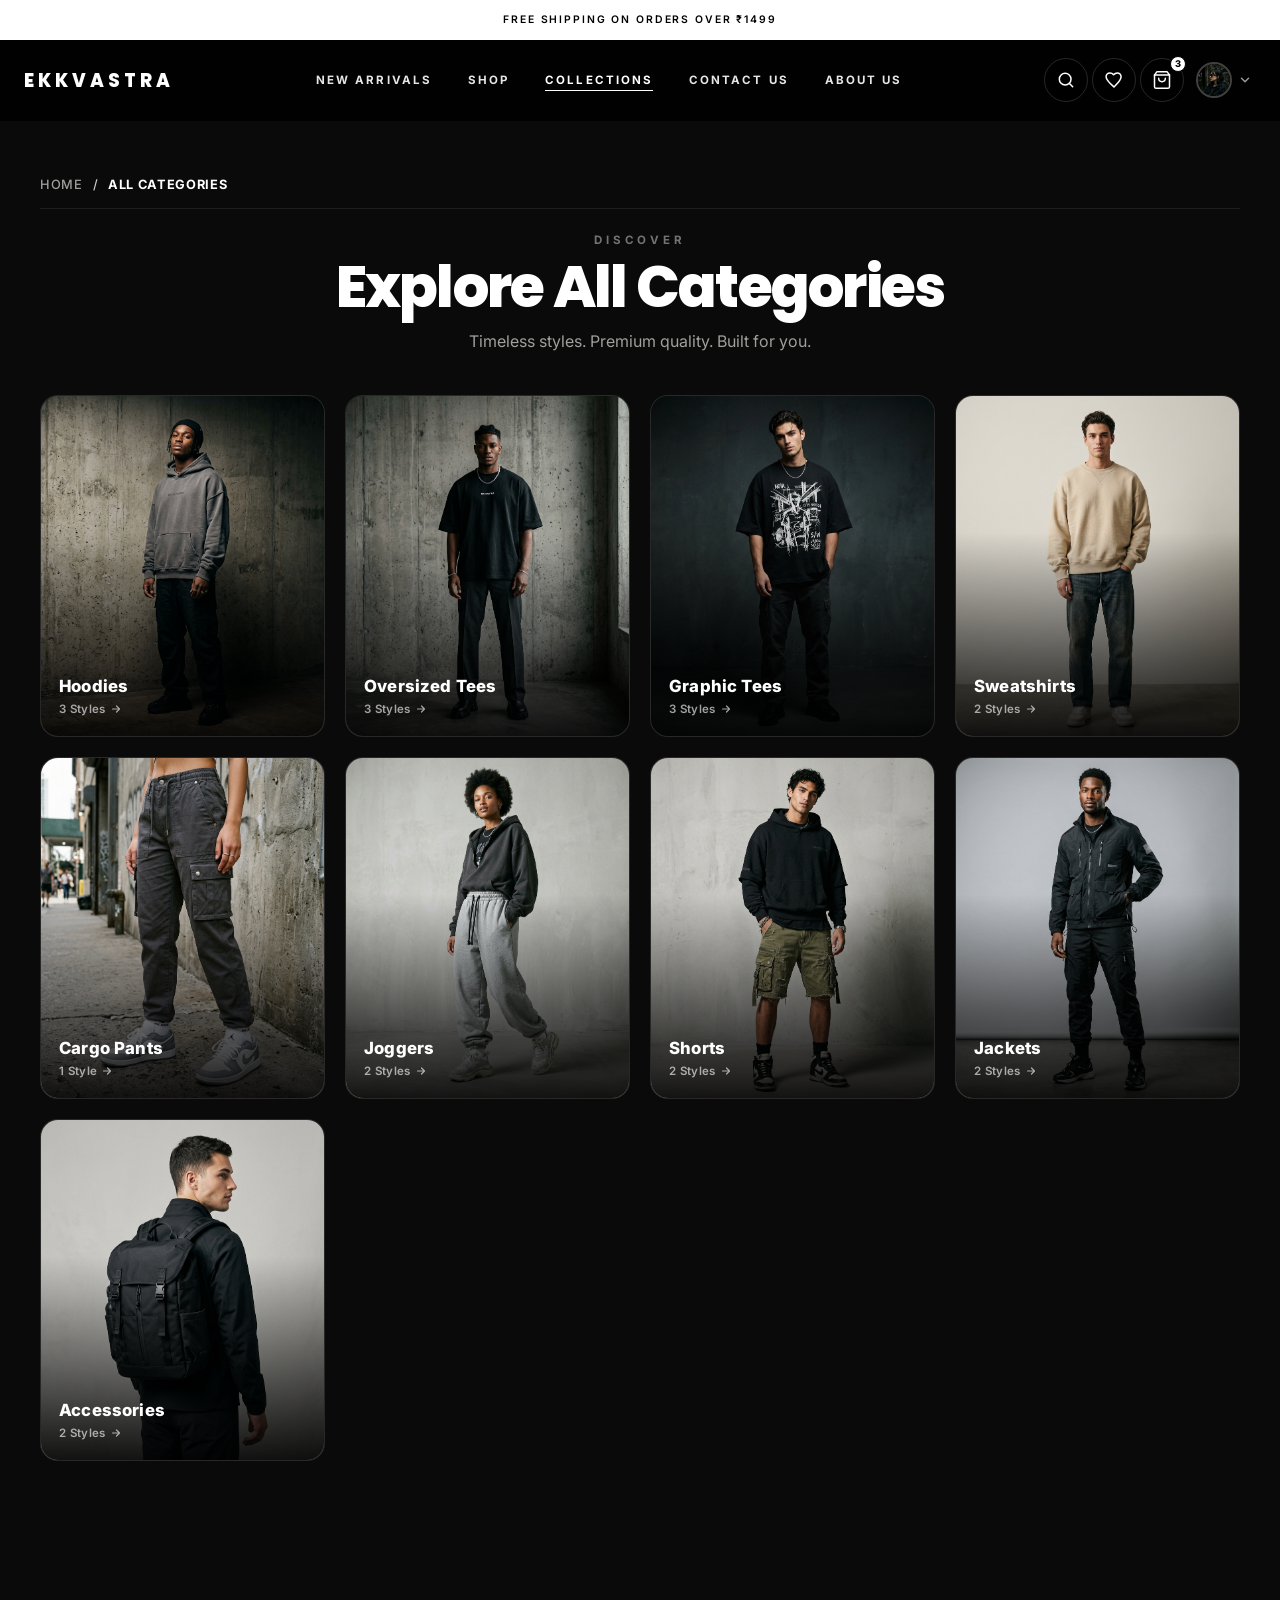
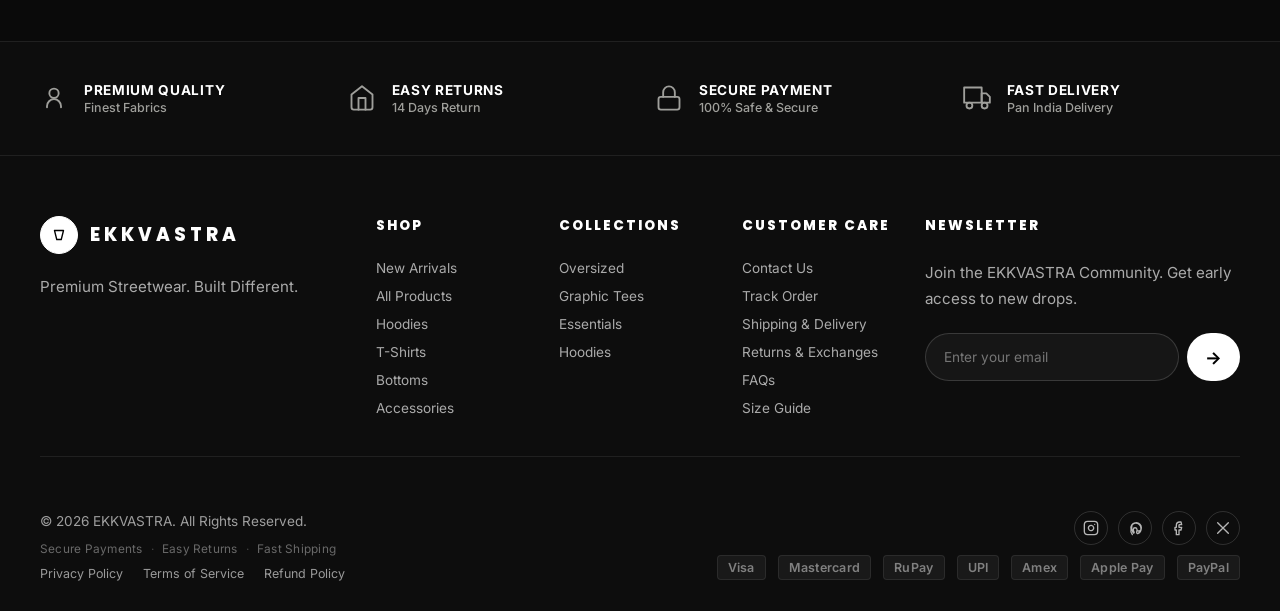
<file: categories.html>
<!DOCTYPE html>
<html lang="en" class="scroll-smooth">

<head>
    <meta charset="utf-8" />
    <meta name="viewport" content="width=device-width,initial-scale=1" />
    <title id="pageTitle">All Categories | EKKVASTRA | Premium Streetwear</title>
    <meta name="description" content="Browse every EKKVASTRA category — Hoodies, Oversized Tees, Graphic Tees, Cargo Pants and more." />
    <link rel="preconnect" href="https://fonts.googleapis.com" />
    <link rel="preconnect" href="https://fonts.gstatic.com" crossorigin />
    <link
        href="https://fonts.googleapis.com/css2?family=Inter:wght@400;500;600;700;800;900&family=Poppins:wght@500;600;700;800&display=swap"
        rel="stylesheet" />
    <style>
        :root {
            --bg: #0a0a0a; /* Dark black background */
            --panel: #121212; /* Dark charcoal cards */
            --panel-soft: #1c1c1c; /* Lighter charcoal panels */
            --ink: #ffffff; /* White text */
            --muted: #9f9f9b; /* Light grey muted text */
            --border: rgba(255, 255, 255, 0.08); /* Dark divider border */
            --soft-shadow: 0 12px 36px rgba(0, 0, 0, 0.4);
            --hero-shadow: 0 24px 80px rgba(0, 0, 0, 0.6);
            --max: 1440px;
            --font-sans: "Inter", sans-serif;
            --font-display: "Poppins", "Inter", sans-serif;
        }

        * {
            box-sizing: border-box;
        }

        html,
        body {
            margin: 0;
            min-height: 100%;
            background: var(--bg);
            color: var(--ink);
            font-family: var(--font-sans);
            -webkit-font-smoothing: antialiased;
            max-width: 100%;
            overflow-x: clip;
        }

        html {
            scroll-behavior: smooth;
        }

        img {
            display: block;
            width: 100%;
            height: auto;
        }

        a {
            color: inherit;
            text-decoration: none;
        }

        button,
        input,
        select {
            font: inherit;
        }

        .page-shell {
            width: 100%;
            max-width: var(--max);
            margin: 0 auto;
            padding: 0 16px;
        }

        @media (min-width: 640px) {
            .page-shell {
                padding: 0 24px;
            }
        }

        @media (min-width: 1024px) {
            .page-shell {
                padding: 0 40px;
            }
        }

        .section-space {
            padding: 56px 0;
        }

        @media (min-width: 640px) {
            .section-space {
                padding: 80px 0;
            }
        }

        @media (min-width: 1024px) {
            .section-space {
                padding: 100px 0;
            }
        }

        .eyebrow {
            font-size: 0.72rem;
            font-weight: 700;
            text-transform: uppercase;
            letter-spacing: 0.34em;
            color: #73736f;
        }

        .title-lg {
            font-family: var(--font-display);
            font-size: clamp(2rem, 5vw, 5rem);
            line-height: 0.92;
            font-weight: 800;
            letter-spacing: -0.05em;
            margin: 0;
        }

        .title-md {
            font-family: var(--font-display);
            font-size: clamp(1.55rem, 3vw, 2.7rem);
            line-height: 1;
            font-weight: 700;
            letter-spacing: -0.04em;
            margin: 0;
        }

        .copy {
            font-size: 0.98rem;
            line-height: 1.75;
            color: var(--muted);
        }

        .btn-primary,
        .btn-secondary {
            display: inline-flex;
            align-items: center;
            justify-content: center;
            min-height: 48px;
            padding: 12px 24px;
            border-radius: 999px;
            font-size: 0.95rem;
            font-weight: 700;
            transition: transform 0.3s ease, background-color 0.3s ease, border-color 0.3s ease, opacity 0.3s ease;
            will-change: transform;
        }

        .btn-primary:hover,
        .btn-secondary:hover,
        .icon-btn:hover {
            transform: translateY(-2px);
        }

        .btn-primary {
            background: #000;
            color: #fff;
        }

        .btn-primary:hover {
            background: #1a1a1a;
        }

        .btn-secondary {
            border: 1px solid rgba(0, 0, 0, 0.1);
            background: #fff;
            color: #000;
        }

        .btn-secondary:hover {
            border-color: rgba(0, 0, 0, 0.2);
            background: rgba(0, 0, 0, 0.03);
        }

        .icon-btn {
            display: inline-flex;
            align-items: center;
            justify-content: center;
            width: 44px;
            height: 44px;
            border-radius: 999px;
            border: 1px solid rgba(0, 0, 0, 0.08);
            background: rgba(255, 255, 255, 0.82);
            backdrop-filter: blur(14px);
            -webkit-backdrop-filter: blur(14px);
            cursor: pointer;
            transition: transform 0.3s ease, background-color 0.3s ease, color 0.3s ease, border-color 0.3s ease, opacity 0.3s ease;
            color: inherit;
        }

        .announcement-bar {
            background: #ffffff;
            color: #000000;
            text-align: center;
            height: 40px;
            font-size: 0.65rem;
            font-weight: 600;
            letter-spacing: 0.18em;
            text-transform: uppercase;
            display: flex;
            align-items: center;
            justify-content: center;
            z-index: 80;
            position: relative;
            box-sizing: border-box;
            border-bottom: 1px solid rgba(255, 255, 255, 0.08);
        }

        .sticky-header {
            position: sticky;
            top: 0;
            left: 0;
            right: 0;
            z-index: 70;
            background: rgba(0, 0, 0, 0.85);
            backdrop-filter: blur(12px);
            -webkit-backdrop-filter: blur(12px);
            border-bottom: 1px solid transparent;
            transition: background-color 0.4s cubic-bezier(0.16, 1, 0.3, 1), backdrop-filter 0.4s cubic-bezier(0.16, 1, 0.3, 1), border-color 0.4s cubic-bezier(0.16, 1, 0.3, 1), box-shadow 0.4s cubic-bezier(0.16, 1, 0.3, 1);
        }

        .sticky-header.scrolled {
            background: rgba(0, 0, 0, 0.75);
            backdrop-filter: blur(20px);
            -webkit-backdrop-filter: blur(20px);
            border-bottom: 1px solid rgba(255, 255, 255, 0.08);
            box-shadow: 0 10px 30px rgba(0, 0, 0, 0.25);
        }

        .header-inner {
            max-width: var(--max);
            width: 100%;
            margin: 0 auto;
            display: flex;
            align-items: center;
            justify-content: space-between;
            gap: 18px;
            min-height: 80px;
            padding: 0 24px;
            transition: min-height 0.4s cubic-bezier(0.16, 1, 0.3, 1);
        }

        .sticky-header.scrolled .header-inner {
            min-height: 72px;
        }

        .logo {
            display: flex;
            align-items: center;
            gap: 12px;
            transition: opacity 0.25s ease, transform 0.25s ease;
            flex-shrink: 0;
        }

        .logo-mark {
            width: 38px;
            height: 38px;
            border-radius: 999px;
            display: grid;
            place-items: center;
            background: transparent;
            color: #fff;
            border: 1px solid rgba(255, 255, 255, 0.28);
            transition: border-color 0.35s ease, color 0.35s ease;
        }

        .logo-text {
            font-family: var(--font-display);
            font-size: 1.15rem;
            font-weight: 800;
            letter-spacing: 0.22em;
            text-transform: uppercase;
            color: #fff;
            transition: color 0.35s ease;
        }

        .nav-links {
            display: none;
            align-items: center;
            justify-content: center;
            gap: 12px;
            flex: 1;
            padding: 0 8px;
        }

        @media (min-width: 1024px) {
            .nav-links {
                display: flex;
            }
        }

        .nav-links a {
            position: relative;
            font-size: 0.72rem;
            font-weight: 700;
            letter-spacing: 0.18em;
            text-transform: uppercase;
            padding: 10px 12px;
            color: rgba(255, 255, 255, 0.9);
            transition: color 0.35s ease, opacity 0.25s ease, transform 0.25s ease;
        }

        .nav-links a::after {
            content: "";
            position: absolute;
            left: 12px;
            right: 12px;
            bottom: 6px;
            height: 1.5px;
            background: currentColor;
            transform: scaleX(0);
            transform-origin: left;
            transition: transform 0.3s cubic-bezier(0.16, 1, 0.3, 1);
        }

        .nav-links a:hover::after,
        .nav-links a.active::after {
            transform: scaleX(1);
        }

        .nav-links a:hover,
        .nav-links a.active {
            color: #fff;
        }

        .nav-item-dropdown {
            position: relative;
        }

        .dropdown-trigger {
            display: inline-flex;
            align-items: center;
            gap: 4px;
        }

        .chevron-icon {
            transition: transform 0.3s ease;
        }

        .nav-item-dropdown:hover .chevron-icon {
            transform: rotate(180deg);
        }

        .dropdown-menu {
            position: absolute;
            top: 100%;
            left: 50%;
            transform: translateX(-50%) translateY(12px);
            background: #111111;
            border: 1px solid rgba(255, 255, 255, 0.1);
            border-radius: 8px;
            padding: 10px 0;
            min-width: 160px;
            box-shadow: 0 10px 30px rgba(0, 0, 0, 0.3);
            opacity: 0;
            visibility: hidden;
            transition: opacity 0.3s ease, transform 0.3s ease, visibility 0.3s ease;
            z-index: 100;
        }

        .nav-item-dropdown:hover .dropdown-menu {
            opacity: 1;
            visibility: visible;
            transform: translateX(-50%) translateY(0);
        }

        .dropdown-menu a {
            display: block;
            padding: 8px 20px;
            font-size: 0.7rem;
            letter-spacing: 0.1em;
            text-transform: uppercase;
            color: rgba(255, 255, 255, 0.7) !important;
            transition: color 0.2s ease, background 0.2s ease;
        }

        .dropdown-menu a::after {
            display: none !important;
        }

        .dropdown-menu a:hover {
            color: #fff !important;
            background: rgba(255, 255, 255, 0.05);
        }

        .nav-actions {
            display: none;
            align-items: center;
            gap: 4px;
        }

        @media (min-width: 768px) {
            .nav-actions {
                display: flex;
            }
        }

        .nav-actions .icon-btn {
            background: transparent;
            border: 1px solid rgba(255, 255, 255, 0.15);
            color: #fff;
            position: relative;
            overflow: visible !important;
            transition: transform 0.25s ease, background-color 0.25s ease, border-color 0.25s ease;
        }

        .nav-actions .icon-btn:hover {
            background: rgba(255, 255, 255, 0.08);
            border-color: rgba(255, 255, 255, 0.3);
            transform: translateY(-1px);
        }

        /* Avatar button */
        .nav-avatar-btn {
            display: inline-flex;
            align-items: center;
            gap: 6px;
            background: transparent;
            border: none;
            cursor: pointer;
            padding: 4px 4px 4px 8px;
            border-radius: 999px;
            transition: background 0.25s ease;
            text-decoration: none;
        }
        .nav-avatar-btn:hover { background: rgba(255, 255, 255, 0.06); }
        .nav-avatar-img {
            width: 36px;
            height: 36px;
            border-radius: 50%;
            object-fit: cover;
            border: 2px solid rgba(255, 255, 255, 0.25);
            display: block;
        }
        .nav-avatar-chevron {
            color: rgba(255, 255, 255, 0.6);
            display: flex;
            align-items: center;
            transition: color 0.2s;
        }
        .nav-avatar-btn:hover .nav-avatar-chevron { color: #fff; }

        /* Wishlist nav link */
        .nav-wishlist-btn {
            position: relative;
            text-decoration: none;
        }
        .nav-wishlist-badge {
            display: none;
            position: absolute;
            top: -3px;
            right: -3px;
            background: #ff5e00;
            color: #fff;
            font-size: 0.58rem;
            font-weight: 800;
            width: 16px;
            height: 16px;
            border-radius: 50%;
            align-items: center;
            justify-content: center;
            line-height: 1;
            box-shadow: 0 2px 4px rgba(0, 0, 0, 0.15);
            border: 1.5px solid #000;
            z-index: 10;
        }
        .nav-wishlist-badge.visible {
            display: flex;
        }

        .cart-icon-wrap {
            position: relative;
        }

        .cart-badge {
            position: absolute;
            top: -3px;
            right: -3px;
            background: #fff;
            color: #000;
            font-size: 0.58rem;
            font-weight: 800;
            width: 16px;
            height: 16px;
            border-radius: 50%;
            display: none;
            align-items: center;
            justify-content: center;
            line-height: 1;
            box-shadow: 0 2px 4px rgba(0, 0, 0, 0.15);
            border: 1.5px solid #000;
            z-index: 10;
        }

        .cart-badge.visible {
            display: flex;
        }

        .mobile-menu-btn {
            display: inline-flex;
            background: transparent;
            border: 1px solid rgba(255, 255, 255, 0.15);
            color: #fff;
        }

        @media (min-width: 1024px) {
            .mobile-menu-btn {
                display: none;
            }
        }



        /* --------------------------------- */
        /* SHOP PAGE STYLING                 */
        /* --------------------------------- */

        .shop-page-wrapper {
            padding-top: 24px; /* Offset for sticky header */
            background: var(--bg);
        }

        /* Shop Hero Banner */
        .shop-hero {
            display: flex;
            background: #0d0d0d;
            border-radius: 16px;
            min-height: 280px;
            overflow: hidden;
            position: relative;
            margin-bottom: 8px;
            border: 1px solid rgba(255, 255, 255, 0.08);
            box-shadow: var(--hero-shadow);
        }

        .shop-hero-content {
            flex: 1;
            padding: 40px 50px;
            display: flex;
            flex-direction: column;
            justify-content: center;
            align-items: flex-start;
            z-index: 2;
        }

        .shop-hero-eyebrow {
            font-size: 0.72rem;
            font-weight: 700;
            text-transform: uppercase;
            letter-spacing: 0.3em;
            color: rgba(255, 255, 255, 0.5);
            margin-bottom: 8px;
        }

        .shop-hero-title {
            font-family: var(--font-display);
            font-size: clamp(1.8rem, 4vw, 3rem);
            font-weight: 800;
            letter-spacing: 0.05em;
            color: #fff;
            margin: 0 0 12px 0;
            line-height: 1.1;
            text-transform: uppercase;
        }

        .shop-hero-desc {
            font-size: 0.9rem;
            color: rgba(255, 255, 255, 0.7);
            margin: 0 0 24px 0;
            max-width: 420px;
            line-height: 1.6;
        }

        .shop-hero-btn {
            display: inline-flex;
            align-items: center;
            justify-content: center;
            padding: 10px 24px;
            background: #fff;
            color: #000;
            font-size: 0.75rem;
            font-weight: 700;
            letter-spacing: 0.15em;
            text-transform: uppercase;
            border-radius: 2px;
            transition: all 0.3s ease;
            cursor: pointer;
        }

        .shop-hero-btn:hover {
            background: #e5dfd6;
            transform: translateY(-2px);
            box-shadow: 0 8px 24px rgba(255, 255, 255, 0.15);
        }

        .shop-hero-img {
            width: 42%;
            background-image: url('images/ekkvastra_back_print_tee.png');
            background-size: cover;
            background-position: center 25%;
            position: relative;
        }

        .shop-hero-img::before {
            content: "";
            position: absolute;
            inset: 0;
            background: linear-gradient(90deg, #0d0d0d 0%, rgba(13, 13, 13, 0.4) 40%, transparent 100%);
        }

        @media (max-width: 767px) {
            .shop-hero {
                flex-direction: column;
                min-height: auto;
            }
            .shop-hero-content {
                padding: 30px 24px;
                order: 2;
            }
            .shop-hero-img {
                width: 100%;
                height: 200px;
                order: 1;
            }
            .shop-hero-img::before {
                background: linear-gradient(180deg, transparent 0%, rgba(13, 13, 13, 0.8) 100%);
            }
        }

        /* Breadcrumb */
        .breadcrumb-container {
            padding: 16px 0;
            font-size: 0.8rem;
            font-weight: 500;
            letter-spacing: 0.05em;
            text-transform: uppercase;
            border-bottom: 1px solid var(--border);
            margin-bottom: 24px;
        }

        .breadcrumb {
            display: flex;
            align-items: center;
            flex-wrap: wrap;
            gap: 2px;
        }

        .breadcrumb a {
            color: var(--muted);
            transition: color 0.2s ease;
        }

        .breadcrumb a:hover {
            color: var(--ink);
        }

        .breadcrumb-separator {
            color: #ccc;
            margin: 0 8px;
        }

        .breadcrumb-current {
            color: var(--ink);
            font-weight: 700;
        }

        /* Main Content Layout */
        .shop-layout {
            display: grid;
            grid-template-columns: 280px 1fr;
            gap: 40px;
            align-items: start;
        }

        @media (max-width: 991px) {
            .shop-layout {
                grid-template-columns: 1fr;
                gap: 20px;
            }
        }

        /* Sidebar Filters (Desktop) */
        .filter-sidebar {
            background: var(--panel);
            border: 1.5px solid var(--border);
            border-radius: 12px;
            padding: 24px;
            display: flex;
            flex-direction: column;
            transition: transform 0.4s cubic-bezier(0.16, 1, 0.3, 1), visibility 0.4s, opacity 0.3s ease;
        }

        .filter-sidebar.closed-desktop {
            display: none;
        }

        .shop-layout.sidebar-closed {
            grid-template-columns: 1fr;
        }

        .drawer-header {
            display: flex;
            justify-content: space-between;
            align-items: center;
            border-bottom: 1px solid var(--border);
            padding-bottom: 16px;
            margin-bottom: 8px;
        }

        .drawer-header h3 {
            display: flex;
            align-items: center;
            font-family: var(--font-display);
            font-weight: 800;
            font-size: 1.05rem;
            letter-spacing: 0.05em;
            text-transform: uppercase;
            margin: 0;
            color: #fff;
        }

        .drawer-header .close-drawer-btn {
            background: transparent;
            border: none;
            font-size: 1.6rem;
            font-weight: 300;
            cursor: pointer;
            line-height: 1;
            color: var(--muted);
            padding: 0;
            transition: color 0.2s ease;
        }

        .drawer-header .close-drawer-btn:hover {
            color: #fff;
        }

        .filter-group {
            border-bottom: 1px solid var(--border);
            padding: 20px 0;
        }

        .filter-group:first-of-type {
            padding-top: 8px;
        }

        .filter-header {
            display: flex;
            justify-content: space-between;
            align-items: center;
            cursor: pointer;
            font-weight: 700;
            font-size: 0.85rem;
            letter-spacing: 0.08em;
            text-transform: uppercase;
            color: var(--ink);
            user-select: none;
        }

        .filter-header .chevron {
            transition: transform 0.4s cubic-bezier(0.16, 1, 0.3, 1);
            transform: rotate(180deg); /* Points up by default */
        }

        .filter-group.collapsed .chevron {
            transform: rotate(0deg); /* Points down when collapsed */
        }

        /* Color swatches adjustment for More button */
        .more-colors-text {
            font-size: 0.75rem;
            font-weight: 600;
            color: var(--muted);
            cursor: pointer;
            align-self: center;
            margin-left: 4px;
            transition: color 0.2s ease;
        }

        .more-colors-text:hover {
            color: #fff;
            text-decoration: underline;
        }

        .filter-options {
            margin-top: 18px;
            max-height: 400px;
            overflow: hidden;
            transition: max-height 0.4s cubic-bezier(0.16, 1, 0.3, 1), margin-top 0.4s ease, opacity 0.4s ease;
            opacity: 1;
        }

        .filter-group.collapsed .filter-options {
            max-height: 0;
            margin-top: 0;
            opacity: 0;
            pointer-events: none;
        }

        /* Custom inputs */
        .check-label,
        .radio-label {
            display: flex;
            align-items: center;
            gap: 12px;
            font-size: 0.85rem;
            font-weight: 500;
            color: var(--ink);
            margin-bottom: 12px;
            cursor: pointer;
            position: relative;
            user-select: none;
        }

        .check-label input,
        .radio-label input {
            position: absolute;
            opacity: 0;
            cursor: pointer;
            height: 0;
            width: 0;
        }

        .custom-check {
            width: 18px;
            height: 18px;
            border: 1.5px solid rgba(255, 255, 255, 0.3);
            border-radius: 4px;
            background: transparent;
            display: inline-block;
            position: relative;
            transition: all 0.2s ease;
        }

        .check-label:hover input ~ .custom-check {
            border-color: #fff;
        }

        .check-label input:checked ~ .custom-check {
            background: #fff;
            border-color: #fff;
        }

        .check-label input:checked ~ .custom-check::after {
            content: "";
            position: absolute;
            left: 5px;
            top: 2px;
            width: 4px;
            height: 8px;
            border: solid black;
            border-width: 0 2px 2px 0;
            transform: rotate(45deg);
        }

        .custom-radio {
            width: 18px;
            height: 18px;
            border: 1.5px solid rgba(255, 255, 255, 0.3);
            border-radius: 50%;
            background: transparent;
            display: inline-block;
            position: relative;
            transition: all 0.2s ease;
        }

        .radio-label:hover input ~ .custom-radio {
            border-color: #fff;
        }

        .radio-label input:checked ~ .custom-radio {
            border-color: #fff;
        }

        .radio-label input:checked ~ .custom-radio::after {
            content: "";
            position: absolute;
            left: 4px;
            top: 4px;
            width: 8px;
            height: 8px;
            border-radius: 50%;
            background: #fff;
        }

        /* Size filter grid */
        .size-grid {
            display: grid;
            grid-template-columns: repeat(4, 1fr);
            gap: 8px;
        }

        .size-btn {
            border: 1.5px solid rgba(255, 255, 255, 0.15);
            background: transparent;
            color: #fff;
            text-align: center;
            padding: 8px 0;
            border-radius: 8px;
            cursor: pointer;
            font-size: 0.75rem;
            font-weight: 700;
            transition: all 0.2s ease;
        }

        .size-btn:hover {
            border-color: #fff;
        }

        .size-btn.active {
            background: #fff;
            color: #000;
            border-color: #fff;
        }

        /* Color Swatches */
        .color-swatches {
            display: flex;
            flex-wrap: wrap;
            gap: 12px;
        }

        .color-swatch {
            width: 32px;
            height: 32px;
            border-radius: 50%;
            border: 1.5px solid rgba(255, 255, 255, 0.25);
            cursor: pointer;
            position: relative;
            transition: all 0.2s ease;
            background: none;
            padding: 0;
        }

        .color-swatch:hover {
            transform: scale(1.1);
            border-color: var(--ink);
        }

        .color-swatch.active {
            border-color: var(--ink);
            transform: scale(1.05);
        }

        .color-swatch.active::after {
            content: "";
            position: absolute;
            inset: 3px;
            border-radius: 50%;
            border: 2.5px solid #fff;
            box-sizing: border-box;
        }
        
        .color-swatch[title="White"].active::after {
            border-color: #000;
        }

        /* Price Range Slider */
        .price-slider-wrap {
            padding: 8px 0;
        }

        .price-range-values {
            display: flex;
            justify-content: space-between;
            font-size: 0.8rem;
            color: var(--muted);
            margin-top: 10px;
            font-weight: 600;
        }

        input[type="range"] {
            -webkit-appearance: none;
            width: 100%;
            height: 4px;
            background: var(--border);
            border-radius: 99px;
            outline: none;
            margin: 10px 0;
        }

        input[type="range"]::-webkit-slider-thumb {
            -webkit-appearance: none;
            appearance: none;
            width: 18px;
            height: 18px;
            border-radius: 50%;
            background: var(--ink);
            cursor: pointer;
            transition: transform 0.1s ease;
        }

        input[type="range"]::-webkit-slider-thumb:hover {
            transform: scale(1.2);
        }

        /* Reset filters button */
        .reset-filters-btn {
            width: 100%;
            margin-top: 30px;
            padding: 12px;
            background: transparent;
            border: 1.5px solid #fff;
            color: #fff;
            font-weight: 700;
            font-size: 0.8rem;
            letter-spacing: 0.1em;
            text-transform: uppercase;
            border-radius: 6px;
            cursor: pointer;
            display: flex;
            align-items: center;
            justify-content: center;
            transition: all 0.25s ease;
        }

        .reset-filters-btn:hover {
            background: #fff;
            color: #000;
            transform: translateY(-2px);
            box-shadow: 0 6px 20px rgba(255, 255, 255, 0.15);
        }

        /* Top Toolbar */
        .toolbar {
            display: flex;
            justify-content: space-between;
            align-items: center;
            border-bottom: 1px solid var(--border);
            padding-bottom: 20px;
            margin-bottom: 30px;
        }

        .toolbar-left {
            font-size: 0.85rem;
            color: var(--muted);
            font-weight: 600;
            letter-spacing: 0.02em;
        }

        .toolbar-right {
            display: flex;
            gap: 12px;
        }

        .sort-select {
            padding: 10px 16px;
            border: 1.5px solid rgba(255, 255, 255, 0.15);
            border-radius: 8px;
            background: #121212;
            font-size: 0.8rem;
            font-weight: 700;
            cursor: pointer;
            color: #fff;
            outline: none;
            transition: border-color 0.2s ease;
        }

        .sort-select:hover,
        .sort-select:focus {
            border-color: #fff;
        }

        .mobile-filter-trigger {
            display: none;
            align-items: center;
            gap: 8px;
            padding: 10px 16px;
            border: 1.5px solid rgba(255, 255, 255, 0.15);
            border-radius: 8px;
            background: #121212;
            font-size: 0.8rem;
            font-weight: 700;
            cursor: pointer;
            color: #fff;
        }

        .mobile-filter-trigger:hover {
            border-color: #fff;
        }

        @media (max-width: 991px) {
            .mobile-filter-trigger {
                display: inline-flex;
            }
        }

        /* Product Grid on Shop */
        .product-grid {
            display: grid;
            grid-template-columns: repeat(2, minmax(0, 1fr));
            gap: 12px;
        }

        @media (min-width: 520px) {
            .product-grid {
                grid-template-columns: repeat(2, minmax(0, 1fr));
                gap: 24px;
            }
        }

        @media (min-width: 1024px) {
            .product-grid {
                grid-template-columns: repeat(3, minmax(0, 1fr));
                gap: 28px;
            }
        }

        @media (min-width: 1200px) {
            .product-grid {
                grid-template-columns: repeat(4, minmax(0, 1fr));
                gap: 30px;
            }
        }

        /* Premium Product Card Modifications */
        .product-card {
            position: relative;
            border-radius: 16px;
            overflow: hidden;
            background: var(--panel);
            border: 1.5px solid var(--border);
            box-shadow: var(--soft-shadow);
            transition: transform 0.35s cubic-bezier(0.16, 1, 0.3, 1), box-shadow 0.35s cubic-bezier(0.16, 1, 0.3, 1);
            display: flex;
            flex-direction: column;
            height: 100%;
        }

        .product-card:hover,
        .product-card.reveal.visible:hover {
            transform: translateY(-8px);
            box-shadow: 0 20px 48px rgba(0, 0, 0, 0.5);
        }

        .product-image {
            position: relative;
            overflow: hidden;
            height: 220px;
            background: #161616;
        }

        .product-image img {
            position: absolute;
            inset: 0;
            width: 100%;
            height: 100%;
            object-fit: cover;
            transition: transform 0.6s cubic-bezier(0.16, 1, 0.3, 1), opacity 0.5s ease;
        }

        .product-card:hover .default-img {
            opacity: 0;
            transform: scale(1.05);
        }

        .product-card:hover .hover-img {
            opacity: 1;
            transform: scale(1.05);
        }

        .product-image .hover-img {
            opacity: 0;
        }

        .wishlist {
            position: absolute;
            top: 14px;
            right: 14px;
            width: 34px;
            height: 34px;
            border-radius: 50%;
            border: 0;
            background: rgba(18, 18, 18, 0.75);
            backdrop-filter: blur(8px);
            -webkit-backdrop-filter: blur(8px);
            display: grid;
            place-items: center;
            z-index: 2;
            cursor: pointer;
            box-shadow: 0 4px 10px rgba(0, 0, 0, 0.2);
            transition: transform 0.15s ease, background 0.2s ease, color 0.2s ease;
            color: #fff;
        }

        .wishlist:hover {
            transform: scale(1.12);
            background: #fff;
            color: #000;
        }

        .wishlist svg {
            transition: fill 0.2s, stroke 0.2s;
            pointer-events: none;
        }

        .wishlist.active {
            background: rgba(255, 94, 0, 0.15);
            color: #ff5e00;
        }

        .wishlist.active svg {
            fill: #ff5e00;
            stroke: #ff5e00;
        }

        @keyframes wishlist-pop {
            0%   { transform: scale(1); }
            40%  { transform: scale(1.35); }
            70%  { transform: scale(0.9); }
            100% { transform: scale(1); }
        }
        .wishlist.pop {
            animation: wishlist-pop 0.35s ease forwards;
        }

        /* 3D Liftup and Rotate animation styles */
        .product-card {
            transform-style: preserve-3d;
            perspective: 1000px;
        }

        /* Premium Shine/Reflection on Lift */
        .product-card::after {
            content: '';
            position: absolute;
            inset: 0;
            background: linear-gradient(135deg, rgba(255,255,255,0) 30%, rgba(255,255,255,0.2) 50%, rgba(255,255,255,0) 70%);
            transform: translateX(-100%);
            transition: transform 0.6s ease;
            pointer-events: none;
            z-index: 5;
        }

        /* Special class applied on click triggering animation */
        .product-card.detail-triggering {
            pointer-events: none;
            animation: liftup-rotate-anim 0.85s cubic-bezier(0.25, 1, 0.5, 1) forwards;
            z-index: 999;
        }
        .product-card.detail-triggering::after {
            transform: translateX(100%);
            transition: transform 0.85s ease;
        }

        @keyframes liftup-rotate-anim {
            0% {
                transform: translateY(0) rotateX(0deg) rotateY(0deg) scale(1);
                box-shadow: 0 10px 28px rgba(15, 15, 15, 0.06);
            }
            35% {
                /* Lifted up first, no rotation yet */
                transform: translateY(-20px) rotateX(0deg) rotateY(0deg) scale(1.04);
                box-shadow: 0 30px 60px rgba(0, 0, 0, 0.35);
                opacity: 1;
            }
            75% {
                /* Kept lifted and rotated in 3D perspective */
                transform: translateY(-22px) rotateX(12deg) rotateY(20deg) scale(1.02);
                box-shadow: 0 40px 80px rgba(0, 0, 0, 0.45);
                opacity: 1;
            }
            100% {
                /* Fade out / scale down slightly to handoff to modal */
                transform: translateY(-24px) rotateX(12deg) rotateY(20deg) scale(0.95);
                box-shadow: 0 45px 90px rgba(0, 0, 0, 0.5);
                opacity: 0;
            }
        }

        /* Product Details Modal Overlay */
        .details-modal-overlay {
            position: fixed;
            inset: 0;
            z-index: 9999;
            background: rgba(0, 0, 0, 0.85);
            backdrop-filter: blur(12px);
            -webkit-backdrop-filter: blur(12px);
            display: flex;
            align-items: center;
            justify-content: center;
            opacity: 0;
            pointer-events: none;
            transition: opacity 0.4s cubic-bezier(0.16, 1, 0.3, 1);
            padding: 20px;
        }
        .details-modal-overlay.open {
            opacity: 1;
            pointer-events: auto;
        }
        .details-modal-container {
            background: #121212;
            border: 1px solid rgba(255, 255, 255, 0.08);
            border-radius: 24px;
            width: min(880px, 100%);
            max-height: min(700px, 90vh);
            overflow: hidden;
            position: relative;
            box-shadow: 0 30px 80px rgba(0, 0, 0, 0.8);
            transform: scale(0.92) translateY(20px);
            transition: transform 0.4s cubic-bezier(0.16, 1, 0.3, 1);
            display: flex;
            flex-direction: row;
        }
        @media (max-width: 768px) {
            .details-modal-container {
                flex-direction: column;
                max-height: 92vh;
                overflow-y: auto;
            }
        }
        .details-modal-overlay.open .details-modal-container {
            transform: scale(1) translateY(0);
        }
        .details-close-btn {
            position: absolute;
            top: 20px;
            right: 20px;
            width: 36px;
            height: 36px;
            border-radius: 50%;
            border: 1px solid rgba(255, 255, 255, 0.15);
            background: rgba(255, 255, 255, 0.05);
            color: #fff;
            font-size: 1.1rem;
            display: grid;
            place-items: center;
            cursor: pointer;
            transition: background 0.2s, transform 0.2s;
            z-index: 10;
        }
        .details-close-btn:hover {
            background: #fff;
            color: #000;
            transform: rotate(90deg);
        }
        .details-media {
            flex: 1.1;
            position: relative;
            background: #1a1a1a;
            display: flex;
            align-items: center;
            justify-content: center;
            overflow: hidden;
            min-height: 380px;
        }
        .details-media img {
            width: 100%;
            height: 100%;
            object-fit: cover;
            transition: transform 0.5s ease;
        }
        .details-media:hover img {
            transform: scale(1.05);
        }
        .details-info {
            flex: 1;
            padding: 40px;
            display: flex;
            flex-direction: column;
            gap: 20px;
            overflow-y: auto;
        }
        @media (max-width: 520px) {
            .details-info {
                padding: 24px;
                gap: 16px;
            }
        }
        .details-brand {
            font-size: 0.72rem;
            font-weight: 800;
            letter-spacing: 0.15em;
            color: #ff5e00;
            text-transform: uppercase;
        }
        .details-title {
            font-size: clamp(1.2rem, 3vw, 1.7rem);
            font-weight: 800;
            line-height: 1.2;
            color: #fff;
        }
        .details-price-row {
            display: flex;
            align-items: baseline;
            gap: 12px;
        }
        .details-price {
            font-size: 1.4rem;
            font-weight: 800;
            color: #fff;
        }
        .details-oldprice {
            font-size: 0.95rem;
            color: #888;
            text-decoration: line-through;
        }
        .details-desc {
            font-size: 0.85rem;
            color: #ccc;
            line-height: 1.6;
        }
        .details-options-title {
            font-size: 0.75rem;
            font-weight: 700;
            text-transform: uppercase;
            color: #888;
            margin-bottom: 8px;
            letter-spacing: 0.05em;
        }
        .details-size-chips, .details-color-chips {
            display: flex;
            gap: 8px;
            flex-wrap: wrap;
        }
        .details-size-chip {
            min-width: 36px;
            height: 36px;
            border: 1px solid rgba(255, 255, 255, 0.15);
            background: rgba(255, 255, 255, 0.03);
            border-radius: 8px;
            color: #ccc;
            font-size: 0.75rem;
            font-weight: 700;
            display: inline-flex;
            align-items: center;
            justify-content: center;
            cursor: pointer;
            transition: all 0.2s;
        }
        .details-size-chip:hover, .details-size-chip.selected {
            border-color: #fff;
            color: #fff;
            background: rgba(255, 255, 255, 0.1);
        }
        .details-size-chip.selected {
            box-shadow: 0 0 0 1px #fff;
        }
        .details-color-chip {
            width: 24px;
            height: 24px;
            border-radius: 50%;
            border: 2px solid transparent;
            box-shadow: 0 0 0 1px rgba(255, 255, 255, 0.3);
            cursor: pointer;
            position: relative;
            transition: transform 0.2s, border-color 0.2s;
        }
        .details-color-chip:hover {
            transform: scale(1.15);
        }
        .details-color-chip.selected {
            border-color: #fff;
            transform: scale(1.15);
            box-shadow: 0 0 0 1px rgba(0,0,0,0.5);
        }
        .details-btn-add {
            width: 100%;
            padding: 14px;
            background: #fff;
            color: #000;
            border: none;
            border-radius: 12px;
            font-size: 0.85rem;
            font-weight: 800;
            letter-spacing: 0.08em;
            cursor: pointer;
            transition: background 0.2s, transform 0.15s;
            margin-top: 10px;
        }
        .details-btn-add:hover {
            background: #e8e8e8;
            transform: translateY(-2px);
        }

        @media (max-width: 768px) {
            .details-btn-add {
                position: sticky;
                bottom: 0;
                box-shadow: 0 -12px 24px 6px rgba(18, 18, 18, 0.95);
            }
        }

        /* Custom scrollbars for modal */
        .details-info::-webkit-scrollbar,
        .details-modal-container::-webkit-scrollbar {
            width: 6px;
            height: 6px;
        }
        .details-info::-webkit-scrollbar-track,
        .details-modal-container::-webkit-scrollbar-track {
            background: transparent;
        }
        .details-info::-webkit-scrollbar-thumb,
        .details-modal-container::-webkit-scrollbar-thumb {
            background: rgba(255, 255, 255, 0.15);
            border-radius: 99px;
        }
        .details-info::-webkit-scrollbar-thumb:hover,
        .details-modal-container::-webkit-scrollbar-thumb:hover {
            background: rgba(255, 255, 255, 0.3);
        }

        .badge {
            position: absolute;
            left: 14px;
            bottom: 14px;
            z-index: 2;
            border-radius: 99px;
            background: #111;
            color: #fff;
            padding: 6px 12px;
            font-size: 0.65rem;
            font-weight: 800;
            letter-spacing: 0.12em;
            text-transform: uppercase;
        }

        .product-info {
            padding: 12px 14px 14px;
            display: flex;
            flex-direction: column;
            gap: 6px;
            flex-grow: 1;
            position: relative;
        }

        /* pushes sizes + colors + add-cart to the bottom */
        .card-top-section {
            flex: 1;
            display: flex;
            flex-direction: column;
            gap: 4px;
        }

        .card-bottom-section {
            display: flex;
            flex-direction: column;
            gap: 6px;
            padding-top: 6px;
            border-top: 1px solid rgba(255,255,255,0.06);
            margin-top: 2px;
        }

        .product-top {
            display: flex;
            justify-content: space-between;
            gap: 12px;
            align-items: flex-start;
        }

        .product-category {
            font-size: 0.65rem;
            color: var(--muted);
            font-weight: 600;
            text-transform: uppercase;
            letter-spacing: 0.05em;
            margin-bottom: 2px;
        }

        .product-name {
            margin: 0;
            font-size: 0.82rem;
            font-weight: 700;
            line-height: 1.25;
            letter-spacing: -0.01em;
            color: var(--ink);
        }

        .product-pricing-wrap {
            display: flex;
            flex-direction: column;
            align-items: flex-end;
        }

        .product-price {
            font-size: 0.88rem;
            font-weight: 800;
            white-space: nowrap;
            color: var(--ink);
        }

        .old-price {
            margin-top: 2px;
            font-size: 0.75rem;
            color: var(--muted);
            text-decoration: line-through;
            text-align: right;
            font-weight: 600;
        }

        .product-rating {
            display: flex;
            align-items: center;
            gap: 4px;
            color: #ff5e00;
            font-size: 0.75rem;
            margin-top: -4px;
        }

        .product-rating span:first-child {
            letter-spacing: -1px;
        }

        .sizes {
            display: flex;
            gap: 6px;
            flex-wrap: wrap;
            align-items: center;
            margin-top: 0;
        }

        .size {
            min-width: 22px;
            height: 22px;
            border-radius: 8px;
            border: 1px solid var(--border);
            display: inline-flex;
            align-items: center;
            justify-content: center;
            font-size: 0.6rem;
            font-weight: 700;
            color: var(--muted);
            background: var(--panel-soft);
        }

        .colors {
            display: flex;
            gap: 8px;
            flex-wrap: wrap;
            align-items: center;
            margin-top: 0;
        }

        .color {
            width: 14px;
            height: 14px;
            border-radius: 50%;
            border: 1px solid rgba(255, 255, 255, 0.4);
            box-shadow: inset 0 0 0 1px rgba(0, 0, 0, 0.2);
        }

        .add-cart {
            margin-top: 10px;
            display: flex;
            align-items: center;
            justify-content: center;
            width: 100%;
            height: 38px;
            border-radius: 999px;
            border: 1.5px solid #fff;
            background: #fff;
            color: #000;
            font-size: 0.8rem;
            font-weight: 700;
            text-transform: uppercase;
            letter-spacing: 0.05em;
            cursor: pointer;
            transition: all 0.3s ease;
            box-shadow: 0 2px 8px rgba(0,0,0,0.15);
        }

        .add-cart:hover {
            background: transparent;
            color: #fff;
            border-color: #fff;
            transform: translateY(-2px);
        }

        /* Load More Section */
        .load-more-container {
            display: flex;
            justify-content: center;
            margin-top: 48px;
        }

        .load-more-btn {
            display: inline-flex;
            align-items: center;
            justify-content: center;
            padding: 14px 36px;
            background: #fff;
            color: #000;
            font-weight: 700;
            font-size: 0.85rem;
            letter-spacing: 0.12em;
            text-transform: uppercase;
            border: none;
            border-radius: 30px;
            cursor: pointer;
            transition: all 0.3s ease;
        }

        .load-more-btn:hover {
            background: #e5dfd6;
            transform: translateY(-2px);
            box-shadow: 0 10px 24px rgba(255,255,255,0.15);
        }

        .no-results {
            grid-column: 1 / -1;
            text-align: center;
            padding: 60px 20px;
            font-size: 1rem;
            font-weight: 600;
            color: var(--muted);
            border: 1.5px dashed var(--border);
            border-radius: 16px;
            background: var(--panel);
        }

        /* --------------------------------- */
        /* RESPONSIVE MOBILE SIDEBAR DRAWER  */
        /* --------------------------------- */
        @media (max-width: 991px) {
            .filter-sidebar {
                position: fixed;
                top: 0;
                left: -320px;
                width: 300px;
                height: 100%;
                background: #121212;
                z-index: 200;
                padding: 30px 24px;
                box-shadow: 10px 0 40px rgba(0, 0, 0, 0.4);
                display: flex;
                flex-direction: column;
                overflow-y: auto;
                transition: transform 0.4s cubic-bezier(0.16, 1, 0.3, 1), visibility 0.4s;
                visibility: hidden;
                border-right: 1px solid rgba(255, 255, 255, 0.08);
                border: none;
                border-radius: 0;
            }

            .filter-sidebar.open {
                transform: translateX(320px);
                visibility: visible;
            }

            .drawer-header {
                display: flex;
                justify-content: space-between;
                align-items: center;
                margin-bottom: 24px;
                border-bottom: 1.5px solid var(--border);
                padding-bottom: 16px;
            }

            .drawer-header h3 {
                font-family: var(--font-display);
                font-weight: 800;
                font-size: 1.15rem;
                letter-spacing: 0.05em;
                text-transform: uppercase;
                margin: 0;
            }

            .close-drawer-btn {
                background: transparent;
                border: none;
                font-size: 2rem;
                font-weight: 300;
                cursor: pointer;
                line-height: 1;
                color: var(--ink);
                padding: 0;
            }

            /* Backdrop Overlay */
            .drawer-backdrop {
                position: fixed;
                inset: 0;
                background: rgba(0, 0, 0, 0.4);
                backdrop-filter: blur(4px);
                -webkit-backdrop-filter: blur(4px);
                z-index: 199;
                opacity: 0;
                visibility: hidden;
                transition: opacity 0.4s ease, visibility 0.4s ease;
            }

            .drawer-backdrop.open {
                opacity: 1;
                visibility: visible;
            }
        }

        /* --------------------------------- */
        /* STAGGERED FADE UP REVEAL          */
        /* --------------------------------- */
        .product-card.reveal {
            opacity: 0;
            transform: translateY(30px);
            transition: opacity 0.8s cubic-bezier(0.16, 1, 0.3, 1), transform 0.8s cubic-bezier(0.16, 1, 0.3, 1), box-shadow 0.35s ease;
        }

        .product-card.reveal.visible {
            opacity: 1;
            transform: translateY(0);
        }

        /* Ripple Effect */
        .ripple {
            position: absolute;
            border-radius: 50%;
            pointer-events: none;
            background: rgba(255, 255, 255, 0.45);
            animation: ripple-effect 0.5s cubic-bezier(0.1, 0.8, 0.3, 1) forwards;
        }

        .btn-secondary .ripple,
        .icon-btn .ripple,
        .reset-filters-btn .ripple,
        .load-more-btn .ripple {
            background: rgba(0, 0, 0, 0.12);
        }

        @keyframes ripple-effect {
            from {
                transform: scale(0);
                opacity: 0.45;
            }
            to {
                transform: scale(2.5);
                opacity: 0;
            }
        }

        /* Trust Bar */
        .trust-bar {
            background: #0d0d0d;
            border-top: 1.5px solid var(--border);
            border-bottom: 1.5px solid var(--border);
            padding: 40px 0;
            margin-top: 80px;
        }

        .trust-inner {
            display: grid;
            grid-template-columns: 1fr;
            gap: 30px;
        }

        @media (min-width: 640px) {
            .trust-inner {
                grid-template-columns: repeat(2, 1fr);
            }
        }

        @media (min-width: 1024px) {
            .trust-inner {
                grid-template-columns: repeat(4, 1fr);
            }
        }

        .trust-item {
            display: flex;
            align-items: center;
            gap: 16px;
        }

        .trust-icon {
            color: var(--muted);
            flex-shrink: 0;
        }

        .trust-label {
            font-size: 0.85rem;
            font-weight: 700;
            letter-spacing: 0.05em;
            text-transform: uppercase;
            margin: 0 0 2px 0;
        }

        .trust-sub {
            font-size: 0.78rem;
            color: var(--muted);
            margin: 0;
            font-weight: 500;
        }

        /* Footer */
        .footer {
            background: #0d0d0d;
            color: #fff;
            padding: 60px 0 30px 0;
        }

        .footer-grid {
            display: grid;
            grid-template-columns: 1fr;
            gap: 40px;
            padding-bottom: 40px;
            border-bottom: 1px solid rgba(255, 255, 255, 0.08);
        }

        @media (min-width: 640px) {
            .footer-grid {
                grid-template-columns: repeat(2, 1fr);
            }
        }

        @media (min-width: 1024px) {
            .footer-grid {
                grid-template-columns: 2fr 1fr 1fr 1fr 2fr;
                gap: 30px;
            }
        }

        @media (max-width: 767px) {
            .footer-grid {
                text-align: center;
            }

            .footer-links {
                align-items: center;
            }

            .newsletter > div {
                justify-content: center;
            }

            .footer-bottom {
                justify-content: center;
                text-align: center;
            }
        }

        .footer-heading {
            font-family: var(--font-display);
            font-size: 0.85rem;
            font-weight: 800;
            letter-spacing: 0.15em;
            text-transform: uppercase;
            margin: 0 0 24px 0;
            color: #fff;
        }

        .footer-links {
            display: flex;
            flex-direction: column;
            gap: 12px;
        }

        .footer-links a {
            font-size: 0.85rem;
            color: rgba(255, 255, 255, 0.65);
            transition: color 0.25s ease, transform 0.25s ease;
            display: inline-block;
        }

        .footer-links a:hover {
            color: #fff;
            transform: translateX(4px);
        }

        /* Newsletter Input */
        .newsletter {
            margin-top: 20px;
        }

        .newsletter input {
            background: rgba(255, 255, 255, 0.04);
            border: 1px solid rgba(255, 255, 255, 0.15);
            color: #fff;
            padding: 12px 18px;
            border-radius: 999px;
            font-size: 0.85rem;
            outline: none;
            transition: border-color 0.25s ease;
        }

        .newsletter input:focus {
            border-color: rgba(255, 255, 255, 0.45);
        }

        .newsletter button {
            background: #fff;
            color: #000;
            border: none;
            font-size: 1.1rem;
            font-weight: 700;
            cursor: pointer;
            border-radius: 999px;
            transition: background 0.25s, transform 0.25s;
        }

        .newsletter button:hover {
            background: #e5dfd6;
            transform: translateY(-1px);
        }

        .footer-bottom {
            display: flex;
            flex-wrap: wrap;
            justify-content: space-between;
            align-items: center;
            gap: 20px;
            padding-top: 30px;
            font-size: 0.78rem;
            color: rgba(255, 255, 255, 0.45);
        }

        .payment-pill {
            background: rgba(255, 255, 255, 0.05);
            border: 1px solid rgba(255, 255, 255, 0.08);
            border-radius: 4px;
            padding: 4px 10px;
            font-weight: 600;
            letter-spacing: 0.02em;
        }

        /* Accessibility hidden */
        .sr-only {
            position: absolute;
            width: 1px;
            height: 1px;
            padding: 0;
            margin: -1px;
            overflow: hidden;
            clip: rect(0, 0, 0, 0);
            border: 0;
        }
        /* --- TOAST NOTIFICATIONS --- */
        .toast-container {
            position: fixed;
            top: 24px;
            right: 24px;
            left: 24px;
            z-index: 10000;
            display: flex;
            flex-direction: column;
            align-items: flex-end;
            gap: 12px;
            pointer-events: none;
        }
        .toast {
            background: #0d0d0d;
            border: 1px solid rgba(255, 255, 255, 0.08);
            color: #ffffff;
            padding: 16px 24px;
            border-radius: 12px;
            font-size: 0.85rem;
            font-weight: 700;
            letter-spacing: 0.05em;
            box-shadow: 0 10px 30px rgba(0, 0, 0, 0.5);
            display: flex;
            align-items: center;
            gap: 12px;
            max-width: 100%;
            box-sizing: border-box;
            transform: translateX(120%);
            transition: transform 0.4s cubic-bezier(0.16, 1, 0.3, 1);
            pointer-events: auto;
        }
        .toast.show {
            transform: translateX(0);
        }

        /* Back to Top Button */
        .back-to-top {
            position: fixed;
            bottom: 30px;
            right: 30px;
            width: 48px;
            height: 48px;
            border-radius: 50%;
            background: #ffffff;
            color: #000000;
            border: 1px solid rgba(255, 255, 255, 0.15);
            display: flex;
            align-items: center;
            justify-content: center;
            cursor: pointer;
            z-index: 9999;
            opacity: 0;
            visibility: hidden;
            transform: translateY(10px);
            transition: opacity 0.3s ease, visibility 0.3s ease, transform 0.3s ease, background-color 0.3s ease, color 0.3s ease;
            box-shadow: 0 4px 20px rgba(0, 0, 0, 0.4);
        }
        .back-to-top.show {
            opacity: 1;
            visibility: visible;
            transform: translateY(0);
        }
        .back-to-top:hover {
            background: #000000;
            color: #ffffff;
            border-color: #ffffff;
            transform: translateY(-3px);
        }

        @media (max-width: 767px) {
            .announcement-bar {
                height: auto;
                min-height: 40px;
                padding: 8px 12px;
                font-size: 0.58rem;
                line-height: 1.3;
                flex-wrap: wrap;
                gap: 6px;
            }

            .sticky-header {
                position: sticky;
                top: 0;
            }

            .header-inner {
                min-height: 64px;
                padding: 0 16px;
                gap: 12px;
            }

            .page-shell {
                padding: 0 16px;
            }

            .mobile-menu-btn {
                display: inline-flex;
            }

            .nav-actions {
                display: none;
            }
        }

        /* --- CATEGORIES DIRECTORY PAGE --- */
        .categories-page-wrapper {
            padding: 40px 0 100px;
        }

        .categories-page-head {
            text-align: center;
            max-width: 640px;
            margin: 8px auto 44px;
        }

        .categories-page-title {
            font-family: var(--font-display);
            font-size: clamp(2.4rem, 5vw, 3.6rem);
            line-height: 1;
            font-weight: 800;
            letter-spacing: -0.03em;
            color: #fff;
            margin: 12px 0 0;
        }

        .categories-page-subtitle {
            color: var(--muted);
            font-size: 1rem;
            margin: 14px 0 0;
        }

        .categories-directory-grid {
            display: grid;
            grid-template-columns: repeat(4, minmax(0, 1fr));
            gap: 20px;
        }

        .directory-card {
            position: relative;
            display: block;
            aspect-ratio: 3 / 3.6;
            border-radius: 18px;
            overflow: hidden;
            background: #161616;
            border: 1px solid rgba(255, 255, 255, 0.08);
        }

        .directory-card img {
            position: absolute;
            inset: 0;
            width: 100%;
            height: 100%;
            object-fit: cover;
            transition: transform 0.5s cubic-bezier(0.16, 1, 0.3, 1);
        }

        .directory-card-overlay {
            position: absolute;
            inset: 0;
            background: linear-gradient(180deg, rgba(0, 0, 0, 0) 40%, rgba(0, 0, 0, 0.9) 100%);
        }

        .directory-card-info {
            position: absolute;
            left: 0;
            right: 0;
            bottom: 0;
            padding: 20px 18px;
            display: flex;
            flex-direction: column;
            gap: 6px;
        }

        .directory-card-title {
            font-size: 1.05rem;
            font-weight: 800;
            letter-spacing: 0.01em;
            color: #fff;
        }

        .directory-card-count {
            display: inline-flex;
            align-items: center;
            gap: 4px;
            font-size: 0.72rem;
            font-weight: 600;
            letter-spacing: 0.03em;
            color: rgba(255, 255, 255, 0.62);
        }

        .directory-card-count svg {
            transition: transform 0.25s ease;
        }

        .directory-card:hover img,
        .directory-card:focus-visible img {
            transform: scale(1.08);
        }

        .directory-card:hover .directory-card-count,
        .directory-card:focus-visible .directory-card-count {
            color: #ff5e00;
        }

        .directory-card:hover .directory-card-count svg,
        .directory-card:focus-visible .directory-card-count svg {
            transform: translateX(3px);
        }

        @media (max-width: 1023px) {
            .categories-directory-grid {
                grid-template-columns: repeat(3, minmax(0, 1fr));
            }
        }

        @media (max-width: 640px) {
            .categories-directory-grid {
                grid-template-columns: repeat(2, minmax(0, 1fr));
                gap: 12px;
            }

            .directory-card-info {
                padding: 14px 12px;
            }

            .directory-card-title {
                font-size: 0.85rem;
            }

            .directory-card-count {
                font-size: 0.62rem;
            }
        }
    </style>
    <link rel="stylesheet" href="search-overlay.css" />
    <link rel="stylesheet" href="mobile-drawer.css" />
    <script>
        // iOS Safari won't apply :active/:hover styles on tap unless a touch
        // listener exists somewhere on the page -- this is what makes the
        // card/footer tap-lift effects actually fire on a real phone.
        document.addEventListener('touchstart', function () {}, { passive: true });
    </script>
</head>

<body>
    <div class="announcement-bar">
        FREE SHIPPING ON ORDERS OVER ₹1499
    </div>
    <a href="#content" class="sr-only">Skip to content</a>

    <!-- Sticky Header -->
    <header class="sticky-header" id="siteHeader">
        <div class="header-inner">
            <a href="index.html" class="logo" aria-label="EKKVASTRA home">
                <span class="logo-text">EKKVASTRA</span>
            </a>

            <nav class="nav-links" aria-label="Primary">
                <a href="index.html#new-arrivals">New Arrivals</a>
                <a href="shop.html">Shop</a>
                <a href="index.html#collections" class="active">Collections</a>
                <a href="CONTACT.html">Contact Us</a>
                <a href="ABOUT.html">About Us</a>
            </nav>

            <div class="nav-actions">
                <button class="icon-btn" aria-label="Search">
                    <svg viewBox="0 0 24 24" width="20" height="20" fill="none" stroke="currentColor"
                        stroke-width="1.8">
                        <circle cx="11" cy="11" r="7"></circle>
                        <path d="M20 20l-3.5-3.5" stroke-linecap="round"></path>
                    </svg>
                </button>
                <a href="wishlist.html" class="icon-btn nav-wishlist-btn" aria-label="Wishlist" id="navWishlistBtn">
                    <svg viewBox="0 0 24 24" width="20" height="20" fill="none" stroke="currentColor"
                        stroke-width="1.8">
                        <path
                            d="M12.1 20.3l-.1.1-.1-.1C6.1 15.2 2.5 11.9 2.5 8A4.5 4.5 0 0 1 7 3.5c1.74 0 3.41.81 4.5 2.09A5.96 5.96 0 0 1 16 3.5 4.5 4.5 0 0 1 20.5 8c0 3.95-3.64 7.24-8.4 12.3z"
                            stroke-linecap="round" stroke-linejoin="round"></path>
                    </svg>
                    <span id="navWishlistBadge" class="nav-wishlist-badge">0</span>
                </a>
                <a href="cart.html" class="icon-btn" aria-label="Shopping Bag">
                    <svg viewBox="0 0 24 24" width="20" height="20" fill="none" stroke="currentColor"
                        stroke-width="1.8" stroke-linecap="round" stroke-linejoin="round">
                        <path d="M6 2L3 6v14a2 2 0 0 0 2 2h14a2 2 0 0 0 2-2V6l-3-4z"></path>
                        <line x1="3" y1="6" x2="21" y2="6"></line>
                        <path d="M16 10a4 4 0 0 1-8 0"></path>
                    </svg>
                    <span class="cart-badge">0</span>
                </a>
                <a href="account.html" class="nav-avatar-btn" aria-label="My Account">
                    <img src="images/avatar_anshika.png" alt="Account" class="nav-avatar-img" />
                    <span class="nav-avatar-chevron">
                        <svg viewBox="0 0 24 24" width="14" height="14" fill="none" stroke="currentColor" stroke-width="2.5" stroke-linecap="round" stroke-linejoin="round">
                            <polyline points="6 9 12 15 18 9"></polyline>
                        </svg>
                    </span>
                </a>
            </div>

            <button class="icon-btn mobile-menu-btn" id="menuBtn" aria-label="Open menu">
                <svg viewBox="0 0 24 24" width="20" height="20" fill="none" stroke="currentColor" stroke-width="1.8">
                    <path d="M4 7h16M4 12h16M4 17h16" stroke-linecap="round"></path>
                </svg>
            </button>
        </div>
    </header>

    <div class="mobile-drawer" id="mobileDrawer" aria-hidden="true"></div>

    <main class="categories-page-wrapper" id="content">
        <div class="page-shell">
            <!-- Breadcrumbs -->
            <div class="breadcrumb-container reveal">
                <nav class="breadcrumb" aria-label="Breadcrumb">
                    <a href="index.html">Home</a>
                    <span class="breadcrumb-separator">/</span>
                    <span class="breadcrumb-current">All Categories</span>
                </nav>
            </div>

            <!-- Intro -->
            <div class="categories-page-head reveal">
                <div class="eyebrow">Discover</div>
                <h1 class="categories-page-title">Explore All Categories</h1>
                <p class="categories-page-subtitle">Timeless styles. Premium quality. Built for you.</p>
            </div>

            <!-- Directory Grid -->
            <div class="categories-directory-grid" id="categoriesDirectoryGrid">
                <a href="shop.html?category=Hoodies" class="directory-card reveal">
                    <img src="images/ekkvastra_hoodie.png" alt="Hoodies" loading="lazy" />
                    <div class="directory-card-overlay"></div>
                    <div class="directory-card-info">
                        <span class="directory-card-title">Hoodies</span>
                        <span class="directory-card-count" data-cat="Hoodies"><span class="directory-card-count-text">Styles</span> <svg width="12" height="12" viewBox="0 0 24 24" fill="none" stroke="currentColor" stroke-width="2.4" stroke-linecap="round" stroke-linejoin="round"><path d="M5 12h14M13 6l6 6-6 6"/></svg></span>
                    </div>
                </a>
                <a href="shop.html?category=Oversized%20Tees" class="directory-card reveal">
                    <img src="images/ekkvastra_front_print_tee.png" alt="Oversized Tees" loading="lazy" />
                    <div class="directory-card-overlay"></div>
                    <div class="directory-card-info">
                        <span class="directory-card-title">Oversized Tees</span>
                        <span class="directory-card-count" data-cat="Oversized Tees"><span class="directory-card-count-text">Styles</span> <svg width="12" height="12" viewBox="0 0 24 24" fill="none" stroke="currentColor" stroke-width="2.4" stroke-linecap="round" stroke-linejoin="round"><path d="M5 12h14M13 6l6 6-6 6"/></svg></span>
                    </div>
                </a>
                <a href="collection.html?name=Graphic%20Tees" class="directory-card reveal">
                    <img src="images/graphic_tee_noir.png" alt="Graphic Tees" loading="lazy" />
                    <div class="directory-card-overlay"></div>
                    <div class="directory-card-info">
                        <span class="directory-card-title">Graphic Tees</span>
                        <span class="directory-card-count" data-cat="Graphic Tees"><span class="directory-card-count-text">Styles</span> <svg width="12" height="12" viewBox="0 0 24 24" fill="none" stroke="currentColor" stroke-width="2.4" stroke-linecap="round" stroke-linejoin="round"><path d="M5 12h14M13 6l6 6-6 6"/></svg></span>
                    </div>
                </a>
                <a href="shop.html?category=Sweatshirts" class="directory-card reveal">
                    <img src="images/boxy_sweatshirt.png" alt="Sweatshirts" loading="lazy" />
                    <div class="directory-card-overlay"></div>
                    <div class="directory-card-info">
                        <span class="directory-card-title">Sweatshirts</span>
                        <span class="directory-card-count" data-cat="Sweatshirts"><span class="directory-card-count-text">Styles</span> <svg width="12" height="12" viewBox="0 0 24 24" fill="none" stroke="currentColor" stroke-width="2.4" stroke-linecap="round" stroke-linejoin="round"><path d="M5 12h14M13 6l6 6-6 6"/></svg></span>
                    </div>
                </a>
                <a href="shop.html?category=Cargo%20Pants" class="directory-card reveal">
                    <img src="images/ekkvastra_cargo.png" alt="Cargo Pants" loading="lazy" />
                    <div class="directory-card-overlay"></div>
                    <div class="directory-card-info">
                        <span class="directory-card-title">Cargo Pants</span>
                        <span class="directory-card-count" data-cat="Cargo Pants"><span class="directory-card-count-text">Styles</span> <svg width="12" height="12" viewBox="0 0 24 24" fill="none" stroke="currentColor" stroke-width="2.4" stroke-linecap="round" stroke-linejoin="round"><path d="M5 12h14M13 6l6 6-6 6"/></svg></span>
                    </div>
                </a>
                <a href="shop.html?category=Joggers" class="directory-card reveal">
                    <img src="images/joggers_grey.png" alt="Joggers" loading="lazy" />
                    <div class="directory-card-overlay"></div>
                    <div class="directory-card-info">
                        <span class="directory-card-title">Joggers</span>
                        <span class="directory-card-count" data-cat="Joggers"><span class="directory-card-count-text">Styles</span> <svg width="12" height="12" viewBox="0 0 24 24" fill="none" stroke="currentColor" stroke-width="2.4" stroke-linecap="round" stroke-linejoin="round"><path d="M5 12h14M13 6l6 6-6 6"/></svg></span>
                    </div>
                </a>
                <a href="shop.html?category=Shorts" class="directory-card reveal">
                    <img src="images/cargo_shorts.png" alt="Shorts" loading="lazy" />
                    <div class="directory-card-overlay"></div>
                    <div class="directory-card-info">
                        <span class="directory-card-title">Shorts</span>
                        <span class="directory-card-count" data-cat="Shorts"><span class="directory-card-count-text">Styles</span> <svg width="12" height="12" viewBox="0 0 24 24" fill="none" stroke="currentColor" stroke-width="2.4" stroke-linecap="round" stroke-linejoin="round"><path d="M5 12h14M13 6l6 6-6 6"/></svg></span>
                    </div>
                </a>
                <a href="shop.html?category=Jackets" class="directory-card reveal">
                    <img src="images/track_jacket.png" alt="Jackets" loading="lazy" />
                    <div class="directory-card-overlay"></div>
                    <div class="directory-card-info">
                        <span class="directory-card-title">Jackets</span>
                        <span class="directory-card-count" data-cat="Jackets"><span class="directory-card-count-text">Styles</span> <svg width="12" height="12" viewBox="0 0 24 24" fill="none" stroke="currentColor" stroke-width="2.4" stroke-linecap="round" stroke-linejoin="round"><path d="M5 12h14M13 6l6 6-6 6"/></svg></span>
                    </div>
                </a>
                <a href="shop.html?category=Accessories" class="directory-card reveal">
                    <img src="images/utility_backpack.png" alt="Accessories" loading="lazy" />
                    <div class="directory-card-overlay"></div>
                    <div class="directory-card-info">
                        <span class="directory-card-title">Accessories</span>
                        <span class="directory-card-count" data-cat="Accessories"><span class="directory-card-count-text">Styles</span> <svg width="12" height="12" viewBox="0 0 24 24" fill="none" stroke="currentColor" stroke-width="2.4" stroke-linecap="round" stroke-linejoin="round"><path d="M5 12h14M13 6l6 6-6 6"/></svg></span>
                    </div>
                </a>
            </div>
        </div>
    </main>

    <!-- Trust Bar -->
    <section class="trust-bar reveal">
        <div class="trust-inner page-shell">
            <div class="trust-item">
                <svg class="trust-icon" viewBox="0 0 24 24" width="28" height="28" fill="none" stroke="currentColor"
                    stroke-width="1.6" stroke-linecap="round" stroke-linejoin="round">
                    <circle cx="12" cy="8" r="4" />
                    <path d="M6 20v-1a6 6 0 0 1 12 0v1" />
                </svg>
                <div>
                    <p class="trust-label">Premium Quality</p>
                    <p class="trust-sub">Finest Fabrics</p>
                </div>
            </div>
            <div class="trust-item">
                <svg class="trust-icon" viewBox="0 0 24 24" width="28" height="28" fill="none" stroke="currentColor"
                    stroke-width="1.6" stroke-linecap="round" stroke-linejoin="round">
                    <path d="M3 9l9-7 9 7v11a2 2 0 0 1-2 2H5a2 2 0 0 1-2-2z" />
                    <polyline points="9 22 9 12 15 12 15 22" />
                </svg>
                <div>
                    <p class="trust-label">Easy Returns</p>
                    <p class="trust-sub">14 Days Return</p>
                </div>
            </div>
            <div class="trust-item">
                <svg class="trust-icon" viewBox="0 0 24 24" width="28" height="28" fill="none" stroke="currentColor"
                    stroke-width="1.6" stroke-linecap="round" stroke-linejoin="round">
                    <rect x="3" y="11" width="18" height="11" rx="2" ry="2" />
                    <path d="M7 11V7a5 5 0 0 1 10 0v4" />
                </svg>
                <div>
                    <p class="trust-label">Secure Payment</p>
                    <p class="trust-sub">100% Safe &amp; Secure</p>
                </div>
            </div>
            <div class="trust-item">
                <svg class="trust-icon" viewBox="0 0 24 24" width="28" height="28" fill="none" stroke="currentColor"
                    stroke-width="1.6" stroke-linecap="round" stroke-linejoin="round">
                    <rect x="1" y="3" width="15" height="13" />
                    <polygon points="16 8 20 8 23 11 23 16 16 16 16 8" />
                    <circle cx="5.5" cy="18.5" r="2.5" />
                    <circle cx="18.5" cy="18.5" r="2.5" />
                </svg>
                <div>
                    <p class="trust-label">Fast Delivery</p>
                    <p class="trust-sub">Pan India Delivery</p>
                </div>
            </div>
        </div>
    </section>

    <!-- Footer Section -->
    <footer class="footer" id="about">
        <div class="page-shell footer-top">
            <div class="footer-grid reveal">
                <div>
                    <a href="index.html" class="logo" aria-label="EKKVASTRA home">
                        <div class="logo-mark" style="background:#fff;color:#000;border-color:#fff;">
                            <svg viewBox="0 0 24 24" width="18" height="18" fill="none" stroke="currentColor"
                                stroke-width="1.8">
                                <path d="M6 6h12l-3 12H9L6 6z" stroke-linecap="round" stroke-linejoin="round"></path>
                            </svg>
                        </div>
                        <span class="logo-text" style="color:#fff;">EKKVASTRA</span>
                    </a>
                    <p style="max-width:320px;margin-top:20px;color:rgba(255,255,255,.65);line-height:1.75;font-size:.95rem;">
                        Premium Streetwear. Built Different.
                    </p>
                </div>

                <div>
                    <h3 class="footer-heading">Shop</h3>
                    <div class="footer-links">
                        <a href="shop.html">New Arrivals</a>
                        <a href="shop.html">All Products</a>
                        <a href="shop.html?category=hoodies">Hoodies</a>
                        <a href="shop.html?category=t-shirts">T-Shirts</a>
                        <a href="shop.html?category=bottoms">Bottoms</a>
                        <a href="shop.html?category=accessories">Accessories</a>
                    </div>
                </div>

                <div>
                    <h3 class="footer-heading">Collections</h3>
                    <div class="footer-links">
                        <a href="collection.html?name=Oversized">Oversized</a>
                        <a href="collection.html?name=Graphic%20Tees">Graphic Tees</a>
                        <a href="collection.html?name=Essentials">Essentials</a>
                        <a href="collection.html?name=Hoodies">Hoodies</a>
                    </div>
                </div>

                <div>
                    <h3 class="footer-heading">Customer Care</h3>
                    <div class="footer-links">
                        <a href="CONTACT.html">Contact Us</a>
                        <a href="#" onclick="event.preventDefault(); showToast('Order tracking is available under My Orders in your account.');">Track Order</a>
                        <a href="#" onclick="event.preventDefault(); showToast('Free standard shipping on orders over ₹1499. Delivery details are in the checkout process.');">Shipping & Delivery</a>
                        <a href="#" onclick="event.preventDefault(); showToast('7-day hassle-free returns policy. Contact support to initiate a return.');">Returns & Exchanges</a>
                        <a href="#" onclick="event.preventDefault(); showToast('Frequently Asked Questions are available under the CONTACT page.');">FAQs</a>
                        <a href="#" onclick="event.preventDefault(); showToast('Size Guide is available on standard product detail cards.');">Size Guide</a>
                    </div>
                </div>

                <div>
                    <h3 class="footer-heading">Newsletter</h3>
                    <p style="margin-top:20px;color:rgba(255,255,255,.65);line-height:1.75;font-size:.95rem;">
                        Join the EKKVASTRA Community. Get early access to new drops.
                    </p>
                    <form class="newsletter" onsubmit="event.preventDefault()">
                        <label class="sr-only" for="email">Email</label>
                        <div style="display:flex;gap:8px;">
                            <input id="email" type="email" placeholder="Enter your email" style="flex:1;min-width:0;" />
                            <button type="submit" class="btn-secondary"
                                style="background:#fff;color:#000;min-width:48px;padding:0 18px;">→</button>
                        </div>
                    </form>
                </div>
            </div>

            <div class="footer-bottom reveal" style="margin-top:24px;">
                <div class="footer-bottom-legal">
                    <p class="footer-copyright">&copy; 2026 EKKVASTRA. All Rights Reserved.</p>
                    <p class="footer-trust-line">Secure Payments<span class="dot">&middot;</span>Easy Returns<span class="dot">&middot;</span>Fast Shipping</p>
                    <div style="display:flex;flex-wrap:wrap;gap:20px;">
                        <a href="#" style="color:rgba(255,255,255,.58);" onclick="event.preventDefault(); showToast('Privacy Policy coming soon!');">Privacy Policy</a>
                        <a href="#" style="color:rgba(255,255,255,.58);" onclick="event.preventDefault(); showToast('Terms & Conditions coming soon!');">Terms of Service</a>
                        <a href="#" style="color:rgba(255,255,255,.58);" onclick="event.preventDefault(); showToast('Refund Policy coming soon!');">Refund Policy</a>
                    </div>
                </div>

                <div class="footer-bottom-meta">
                    <div class="footer-social">
                        <a href="#" aria-label="Instagram"><svg viewBox="0 0 24 24" width="16" height="16" fill="none" stroke="currentColor" stroke-width="2" stroke-linecap="round" stroke-linejoin="round"><rect x="2" y="2" width="20" height="20" rx="5" ry="5"/><path d="M16 11.37A4 4 0 1 1 12.63 8 4 4 0 0 1 16 11.37z"/><line x1="17.5" y1="6.5" x2="17.51" y2="6.5"/></svg></a>
                        <a href="#" aria-label="Pinterest"><svg viewBox="0 0 24 24" width="16" height="16" fill="none" stroke="currentColor" stroke-width="2" stroke-linecap="round" stroke-linejoin="round"><path d="M8 22a9 9 0 0 1-1.91-8.3A7.5 7.5 0 0 1 12 4.5a8.38 8.38 0 0 1 9 9 7.26 7.26 0 0 1-4.25 6.66c-1.12.5-2.24-.29-2.24-1.5v-1a5.83 5.83 0 0 0 .5-3.5c-.32-1.5-1.5-2.5-3-2.5a2.5 2.5 0 0 0-2.5 2.5 6 6 0 0 0 1 3.5c.34.5.21 1.5-.5 2S8.5 17 8 16c-.5-1-1-3-1-5a7 7 0 0 1 7-7 7.5 7.5 0 0 1 7.5 7.5c0 2.5-1.5 5-4.5 5a2 2 0 0 1-2-2"/></svg></a>
                        <a href="#" aria-label="Facebook"><svg viewBox="0 0 24 24" width="16" height="16" fill="none" stroke="currentColor" stroke-width="2" stroke-linecap="round" stroke-linejoin="round"><path d="M15 3h-2a5 5 0 0 0-5 5v3H6v4h2v7h4v-7h3l1-4h-4V8a1 1 0 0 1 1-1h3z"/></svg></a>
                        <a href="#" aria-label="X (Twitter)"><svg viewBox="0 0 24 24" width="16" height="16" fill="none" stroke="currentColor" stroke-width="2" stroke-linecap="round" stroke-linejoin="round"><path d="M4 4l16 16M20 4L4 20"/></svg></a>
                    </div>
                    <div style="display:flex;flex-wrap:wrap;gap:12px;">
                        <span class="payment-pill">Visa</span>
                        <span class="payment-pill">Mastercard</span>
                        <span class="payment-pill">RuPay</span>
                        <span class="payment-pill">UPI</span>
                        <span class="payment-pill">Amex</span>
                        <span class="payment-pill">Apple Pay</span>
                        <span class="payment-pill">PayPal</span>
                    </div>
                </div>
</div>
                    </footer>

    <script src="products.js"></script>
    <script>
        // DOM elements
        const header = document.getElementById("siteHeader");

        // Scroll event for header shading
        function onScrollHeader() {
            if (window.scrollY > 12) header.classList.add("scrolled");
            else header.classList.remove("scrolled");
        }
        window.addEventListener("scroll", onScrollHeader);
        onScrollHeader();

        // ── WISHLIST localStorage helpers ──
        const WL_KEY = 'ekkvastra_wishlist';
        function getWishlist() { try { return JSON.parse(localStorage.getItem(WL_KEY)) || []; } catch { return []; } }
        function updateWishlistBadge() {
            const items = getWishlist();
            const badge = document.getElementById('navWishlistBadge');
            if (!badge) return;
            badge.textContent = items.length;
            badge.classList.toggle('visible', items.length > 0);
        }

        function showToast(message, type = 'success') {
            let container = document.getElementById('toastContainer');
            if (!container) {
                container = document.createElement('div');
                container.id = 'toastContainer';
                container.className = 'toast-container';
                document.body.appendChild(container);
            }
            const toast = document.createElement('div');
            toast.className = 'toast';
            const icon = type === 'success'
                ? `<svg viewBox="0 0 24 24" width="18" height="18" fill="none" stroke="currentColor" stroke-width="2" style="color:#4caf50;"><polyline points="20 6 9 17 4 12"/></svg>`
                : `<svg viewBox="0 0 24 24" width="18" height="18" fill="none" stroke="currentColor" stroke-width="2" style="color:#f44336;"><circle cx="12" cy="12" r="10"/><line x1="12" y1="8" x2="12" y2="12"/><line x1="12" y1="16" x2="12.01" y2="16"/></svg>`;
            toast.innerHTML = `${icon}<span>${message}</span>`;
            container.appendChild(toast);
            setTimeout(() => toast.classList.add('show'), 50);
            setTimeout(() => {
                toast.classList.remove('show');
                setTimeout(() => toast.remove(), 400);
            }, 3500);
        }

        const CART_KEY = 'ekkvastra_cart';
        function getCart() { try { return JSON.parse(localStorage.getItem(CART_KEY)) || []; } catch { return []; } }
        function updateCartBadgeCount() {
            const count = getCart().reduce((sum, item) => sum + (item.quantity || 0), 0);
            document.querySelectorAll('.cart-badge').forEach(badge => {
                badge.textContent = count;
                badge.classList.toggle('visible', count > 0);
            });
            const drawerCount = document.getElementById('drawerCartCount');
            if (drawerCount) drawerCount.textContent = count;
        }

        // Sync badges immediately on script load, instead of waiting for
        // DOMContentLoaded (which also waits on mobile-drawer.js to fetch),
        // so the header doesn't show a stale count for a beat after paint.
        updateCartBadgeCount();
        updateWishlistBadge();

        // Ripple Click Effect Helper
        function createRipple(event) {
            const target = event.currentTarget;
            const rect = target.getBoundingClientRect();
            const size = Math.max(rect.width, rect.height) * 1.2;
            const ripple = document.createElement("span");
            const x = event.clientX - rect.left - size / 2;
            const y = event.clientY - rect.top - size / 2;
            ripple.className = "ripple";
            ripple.style.width = ripple.style.height = `${size}px`;
            ripple.style.left = `${x}px`;
            ripple.style.top = `${y}px`;
            target.appendChild(ripple);
            ripple.addEventListener("animationend", () => ripple.remove());
        }

        // Live category style counts + staggered reveal for the directory cards
        function setupCategoriesDirectory() {
            document.querySelectorAll(".directory-card-count[data-cat]").forEach(el => {
                const cat = el.dataset.cat;
                const count = EKKVASTRA_PRODUCTS.filter(p => p.category === cat).length;
                const textEl = el.querySelector(".directory-card-count-text");
                if (textEl) textEl.textContent = count + (count === 1 ? " Style" : " Styles");
            });

            document.querySelectorAll("#categoriesDirectoryGrid .directory-card").forEach((el, i) => {
                el.style.transitionDelay = (i * 0.05) + "s";
            });
        }

        // Initialize script logic
        window.addEventListener("DOMContentLoaded", () => {
            setupCategoriesDirectory();

            updateWishlistBadge();
            updateCartBadgeCount();

            // Setup ripple events
            document.querySelectorAll(".icon-btn, .btn-secondary").forEach((button) => {
                button.addEventListener("click", createRipple);
            });

            // Set reveal observer for generic scroll transitions
            const revealIo = new IntersectionObserver((entries) => {
                entries.forEach((entry) => {
                    if (entry.isIntersecting) {
                        entry.target.classList.add("visible");
                        revealIo.unobserve(entry.target);
                    }
                });
            }, { threshold: 0.1 });

            document.querySelectorAll(".reveal").forEach(el => revealIo.observe(el));
        });

        // ── MAGNIFICENT SEARCH OVERLAY ENGINE ──
        document.addEventListener('DOMContentLoaded', () => {
            const searchOpenBtns = document.querySelectorAll('button[aria-label="Search"]');
            const searchOverlay = document.getElementById('searchOverlay');
            const closeSearchBtn = document.getElementById('closeSearchBtn');
            const searchInput = document.getElementById('searchInput');

            if (searchOpenBtns && searchOverlay && closeSearchBtn) {
                searchOpenBtns.forEach(btn => {
                    btn.addEventListener('click', (e) => {
                        e.preventDefault();
                        window.location.href = 'SEARCH.html';
                    });
                });

                closeSearchBtn.addEventListener('click', () => {
                    searchOverlay.classList.remove('open');
                    searchOverlay.setAttribute('aria-hidden', 'true');
                });

                // ESC key to close search overlay
                window.addEventListener('keydown', (e) => {
                    if (e.key === 'Escape' && searchOverlay.classList.contains('open')) {
                        searchOverlay.classList.remove('open');
                        searchOverlay.setAttribute('aria-hidden', 'true');
                    }
                });

                // Setup wishlist togglers inside search suggestions
                const bindSearchWishlistHandlers = () => {
                    searchOverlay.querySelectorAll('.suggested-wishlist').forEach(btn => {
                        btn.addEventListener('click', () => {
                            btn.classList.toggle('active');
                        });
                    });
                };
                bindSearchWishlistHandlers();

                // Recent searches remove action
                searchOverlay.querySelectorAll('.remove-recent').forEach(btn => {
                    btn.addEventListener('click', (e) => {
                        e.stopPropagation();
                        btn.closest('li').remove();
                    });
                });

                // Clicking recent search items or chips puts text in input
                const fillSearch = (text) => {
                    if (searchInput) {
                        searchInput.value = text;
                        // Trigger input event to filter products instantly
                        searchInput.dispatchEvent(new Event('input'));
                        searchInput.focus();
                    }
                };

                searchOverlay.querySelectorAll('.recent-searches-list li span, .search-chip').forEach(el => {
                    el.addEventListener('click', () => fillSearch(el.textContent.trim()));
                });

                // Helper to render product card inside search results
                function renderSearchSuggestedProduct(p) {
                    return `
                        <div class="suggested-card">
                            <div class="suggested-img-wrap">
                                <img src="${p.image}" alt="${p.name}">
                                <button class="suggested-wishlist" aria-label="Wishlist"><svg viewBox="0 0 24 24" width="16" height="16" fill="none" stroke="currentColor" stroke-width="2"><path d="M20.84 4.61a5.5 5.5 0 0 0-7.78 0L12 5.67l-1.06-1.06a5.5 5.5 0 0 0-7.78 7.78l1.06 1.06L12 21.23l7.78-7.78 1.06-1.06a5.5 5.5 0 0 0 0-7.78z"/></svg></button>
                            </div>
                            <div class="suggested-info">
                                <h3>${p.name.toUpperCase()}</h3>
                                <div class="suggested-price">₹${p.price.toLocaleString('en-IN')}</div>
                                <div class="suggested-colors">
                                    ${p.colors.map((c, idx) => `<span class="color-dot ${idx === 0 ? 'active' : ''}" style="background:${c}"></span>`).join('')}
                                </div>
                            </div>
                        </div>
                    `;
                }

                // Dynamic input filtering logic
                const suggestedGrid = searchOverlay.querySelector('.suggested-products-grid');
                const originalSuggestionsHTML = suggestedGrid ? suggestedGrid.innerHTML : '';

                if (searchInput && suggestedGrid) {
                    searchInput.addEventListener('input', () => {
                        const query = searchInput.value.trim().toLowerCase();
                        if (!query) {
                            suggestedGrid.innerHTML = originalSuggestionsHTML;
                            bindSearchWishlistHandlers();
                            return;
                        }

                        const matches = EKKVASTRA_PRODUCTS.filter(p =>
                            p.name.toLowerCase().includes(query) ||
                            p.category.toLowerCase().includes(query)
                        );

                        if (matches.length === 0) {
                            suggestedGrid.innerHTML = `
                                <div style="grid-column: 1 / -1; padding: 40px 0; text-align: center; color: rgba(255,255,255,0.4); font-size: 0.9rem; font-weight: 500;">
                                    <svg viewBox="0 0 24 24" width="32" height="32" fill="none" stroke="currentColor" stroke-width="2" style="margin: 0 auto 12px; display: block; opacity: 0.6;"><circle cx="11" cy="11" r="8"></circle><line x1="21" y1="21" x2="16.65" y2="16.65"></line></svg>
                                    No products matching "${searchInput.value}" found
                                </div>
                            `;
                        } else {
                            suggestedGrid.innerHTML = matches.slice(0, 6).map(renderSearchSuggestedProduct).join('');
                            bindSearchWishlistHandlers();
                        }
                    });
                }
            }
        });
    </script>

    <!-- Search Overlay Modal -->
    <div id="searchOverlay" class="search-overlay" aria-hidden="true">
        <div class="search-overlay-inner">
            <!-- Top Announcement Bar -->
            <div class="search-announcement">
                <div>
                    <svg viewBox="0 0 24 24" width="14" height="14" fill="none" stroke="currentColor" stroke-width="2"><rect x="1" y="3" width="15" height="13" rx="2" ry="2"/><polygon points="16 8 20 8 23 11 23 16 16 16 16 8"/><circle cx="5.5" cy="18.5" r="2.5"/><circle cx="18.5" cy="18.5" r="2.5"/></svg>
                    <span>FREE SHIPPING ON ORDERS ABOVE ₹1499</span>
                </div>
                <div>
                    <svg viewBox="0 0 24 24" width="14" height="14" fill="none" stroke="currentColor" stroke-width="2"><path d="M21.5 2v6h-6M21.34 15.57a10 10 0 1 1-.57-8.38l5.67-5.67"/></svg>
                    <span>EASY 14-DAY RETURNS</span>
                </div>
                <div>
                    <svg viewBox="0 0 24 24" width="14" height="14" fill="none" stroke="currentColor" stroke-width="2"><circle cx="12" cy="12" r="10"/><path d="M12 8v4l3 3"/></svg>
                    <span>COD AVAILABLE</span>
                </div>
            </div>

            <!-- Search Header -->
            <div class="search-header">
                <span class="search-logo">EKKVASTRA</span>
                <button class="search-close-btn" id="closeSearchBtn" aria-label="Close search">
                    <svg viewBox="0 0 24 24" width="24" height="24" fill="none" stroke="currentColor" stroke-width="2">
                        <line x1="18" y1="6" x2="6" y2="18"></line>
                        <line x1="6" y1="6" x2="18" y2="18"></line>
                    </svg>
                </button>
            </div>

            <div class="search-body">
                <!-- Search Input Wrapper -->
                <div class="search-input-wrapper">
                    <svg class="search-input-icon" viewBox="0 0 24 24" width="28" height="28" fill="none" stroke="currentColor" stroke-width="2">
                        <circle cx="11" cy="11" r="8"></circle>
                        <line x1="21" y1="21" x2="16.65" y2="16.65"></line>
                    </svg>
                    <input type="text" id="searchInput" class="search-input" placeholder="Search for products, categories..." autofocus>
                </div>

                <!-- Quick Info Row -->
                <div class="search-quick-info">
                    <div class="popular-searches-col">
                        <span class="search-section-title">POPULAR SEARCHES</span>
                        <div class="search-chips">
                            <button class="search-chip">Oversized Tee</button>
                            <button class="search-chip">Hoodie</button>
                            <button class="search-chip">Cargo Pants</button>
                            <button class="search-chip">Black Tee</button>
                            <button class="search-chip">Jacket</button>
                        </div>
                    </div>
                    <div class="trending-col">
                        <span class="search-section-title">TRENDING NOW <svg viewBox="0 0 24 24" width="12" height="12" fill="none" stroke="currentColor" stroke-width="2" style="display:inline-block;vertical-align:middle;margin-left:2px;"><polyline points="23 6 13.5 15.5 8.5 10.5 1 18"/><polyline points="17 6 23 6 23 12"/></svg></span>
                        <div class="trending-links">
                            <a href="shop.html">New Arrivals</a>
                            <a href="shop.html">Best Sellers</a>
                            <a href="collection.html?name=Graphic%20Tees">Graphic Tees</a>
                            <a href="collection.html?name=Essentials">Essentials</a>
                        </div>
                    </div>
                </div>

                <!-- Main Split Layout -->
                <div class="search-results-layout">
                    <!-- Recent Searches -->
                    <div class="recent-searches-col">
                        <div class="recent-header">
                            <span class="search-section-title">
                                RECENT SEARCHES
                                <svg viewBox="0 0 24 24" width="12" height="12" fill="none" stroke="currentColor" stroke-width="2" style="display:inline-block;vertical-align:middle;margin-left:4px;"><path d="M21.5 2v6h-6M21.34 15.57a10 10 0 1 1-.57-8.38l5.67-5.67"/></svg>
                            </span>
                        </div>
                        <ul class="recent-searches-list" id="recentSearchesList">
                            <li><span>oversized tee</span><button class="remove-recent" aria-label="Remove item">✕</button></li>
                            <li><span>cargo pants</span><button class="remove-recent" aria-label="Remove item">✕</button></li>
                            <li><span>hoodie</span><button class="remove-recent" aria-label="Remove item">✕</button></li>
                            <li><span>black t shirt</span><button class="remove-recent" aria-label="Remove item">✕</button></li>
                        </ul>
                    </div>

                    <!-- Suggested Products -->
                    <div class="suggested-products-col">
                        <div class="suggested-header">
                            <span class="search-section-title">SUGGESTED FOR YOU</span>
                            <a href="shop.html" class="search-view-all">VIEW ALL <svg viewBox="0 0 24 24" width="12" height="12" fill="none" stroke="currentColor" stroke-width="2" style="display:inline-block;vertical-align:middle;margin-left:4px;"><line x1="5" y1="12" x2="19" y2="12"/><polyline points="12 5 19 12 12 19"/></svg></a>
                        </div>
                        
                        <div class="suggested-products-grid">
                            <!-- Card 1 -->
                            <div class="suggested-card">
                                <div class="suggested-img-wrap">
                                    <img src="images/ekkvastra_front_print_tee.png" alt="OVERSIZED TEE">
                                    <button class="suggested-wishlist" aria-label="Wishlist"><svg viewBox="0 0 24 24" width="16" height="16" fill="none" stroke="currentColor" stroke-width="2"><path d="M20.84 4.61a5.5 5.5 0 0 0-7.78 0L12 5.67l-1.06-1.06a5.5 5.5 0 0 0-7.78 7.78l1.06 1.06L12 21.23l7.78-7.78 1.06-1.06a5.5 5.5 0 0 0 0-7.78z"/></svg></button>
                                </div>
                                <div class="suggested-info">
                                    <h3>OVERSIZED TEE - NOIR</h3>
                                    <div class="suggested-price">₹1,199</div>
                                    <div class="suggested-colors">
                                        <span class="color-dot active" style="background:#ffffff;"></span>
                                        <span class="color-dot" style="background:#777777;"></span>
                                        <span class="color-dot" style="background:#222222;"></span>
                                    </div>
                                </div>
                            </div>

                            <!-- Card 2 -->
                            <div class="suggested-card">
                                <div class="suggested-img-wrap">
                                    <img src="images/ekkvastra_hoodie.png" alt="SIGNATURE HOODIE">
                                    <button class="suggested-wishlist" aria-label="Wishlist"><svg viewBox="0 0 24 24" width="16" height="16" fill="none" stroke="currentColor" stroke-width="2"><path d="M20.84 4.61a5.5 5.5 0 0 0-7.78 0L12 5.67l-1.06-1.06a5.5 5.5 0 0 0-7.78 7.78l1.06 1.06L12 21.23l7.78-7.78 1.06-1.06a5.5 5.5 0 0 0 0-7.78z"/></svg></button>
                                </div>
                                <div class="suggested-info">
                                    <h3>SIGNATURE HOODIE - BLACK</h3>
                                    <div class="suggested-price">₹1,799</div>
                                    <div class="suggested-colors">
                                        <span class="color-dot active" style="background:#ffffff;"></span>
                                        <span class="color-dot" style="background:#777777;"></span>
                                        <span class="color-dot" style="background:#222222;"></span>
                                    </div>
                                </div>
                            </div>

                            <!-- Card 3 -->
                            <div class="suggested-card">
                                <div class="suggested-img-wrap">
                                    <img src="images/ekkvastra_cargo.png" alt="CARGO PANTS">
                                    <button class="suggested-wishlist" aria-label="Wishlist"><svg viewBox="0 0 24 24" width="16" height="16" fill="none" stroke="currentColor" stroke-width="2"><path d="M20.84 4.61a5.5 5.5 0 0 0-7.78 0L12 5.67l-1.06-1.06a5.5 5.5 0 0 0-7.78 7.78l1.06 1.06L12 21.23l7.78-7.78 1.06-1.06a5.5 5.5 0 0 0 0-7.78z"/></svg></button>
                                </div>
                                <div class="suggested-info">
                                    <h3>CARGO PANTS - BLACK</h3>
                                    <div class="suggested-price">₹1,699</div>
                                    <div class="suggested-colors">
                                        <span class="color-dot active" style="background:#ffffff;"></span>
                                        <span class="color-dot" style="background:#777777;"></span>
                                        <span class="color-dot" style="background:#222222;"></span>
                                    </div>
                                </div>
                            </div>

                            <!-- Card 4 -->
                            <div class="suggested-card">
                                <div class="suggested-img-wrap">
                                    <img src="images/ekkvastra_back_print_tee.png" alt="MINIMAL TEE">
                                    <button class="suggested-wishlist" aria-label="Wishlist"><svg viewBox="0 0 24 24" width="16" height="16" fill="none" stroke="currentColor" stroke-width="2"><path d="M20.84 4.61a5.5 5.5 0 0 0-7.78 0L12 5.67l-1.06-1.06a5.5 5.5 0 0 0-7.78 7.78l1.06 1.06L12 21.23l7.78-7.78 1.06-1.06a5.5 5.5 0 0 0 0-7.78z"/></svg></button>
                                </div>
                                <div class="suggested-info">
                                    <h3>MINIMAL TEE - SAND</h3>
                                    <div class="suggested-price">₹1,099</div>
                                    <div class="suggested-colors">
                                        <span class="color-dot active" style="background:#ffffff;"></span>
                                        <span class="color-dot" style="background:#777777;"></span>
                                        <span class="color-dot" style="background:#222222;"></span>
                                    </div>
                                </div>
                            </div>

                            <!-- Card 5 -->
                            <div class="suggested-card">
                                <div class="suggested-img-wrap">
                                    <img src="images/ekkvastra_front_print_tee.png" alt="GRAPHIC TEE">
                                    <button class="suggested-wishlist" aria-label="Wishlist"><svg viewBox="0 0 24 24" width="16" height="16" fill="none" stroke="currentColor" stroke-width="2"><path d="M20.84 4.61a5.5 5.5 0 0 0-7.78 0L12 5.67l-1.06-1.06a5.5 5.5 0 0 0-7.78 7.78l1.06 1.06L12 21.23l7.78-7.78 1.06-1.06a5.5 5.5 0 0 0 0-7.78z"/></svg></button>
                                </div>
                                <div class="suggested-info">
                                    <h3>GRAPHIC TEE - ABSTRACT</h3>
                                    <div class="suggested-price">₹1,299</div>
                                    <div class="suggested-colors">
                                        <span class="color-dot active" style="background:#ffffff;"></span>
                                        <span class="color-dot" style="background:#777777;"></span>
                                        <span class="color-dot" style="background:#222222;"></span>
                                    </div>
                                </div>
                            </div>

                            <!-- Card 6 -->
                            <div class="suggested-card">
                                <div class="suggested-img-wrap">
                                    <img src="images/ekkvastra_hoodie.png" alt="ESSENTIAL HOODIE">
                                    <button class="suggested-wishlist" aria-label="Wishlist"><svg viewBox="0 0 24 24" width="16" height="16" fill="none" stroke="currentColor" stroke-width="2"><path d="M20.84 4.61a5.5 5.5 0 0 0-7.78 0L12 5.67l-1.06-1.06a5.5 5.5 0 0 0-7.78 7.78l1.06 1.06L12 21.23l7.78-7.78 1.06-1.06a5.5 5.5 0 0 0 0-7.78z"/></svg></button>
                                </div>
                                <div class="suggested-info">
                                    <h3>ESSENTIAL HOODIE - FOREST</h3>
                                    <div class="suggested-price">₹1,899</div>
                                    <div class="suggested-colors">
                                        <span class="color-dot active" style="background:#ffffff;"></span>
                                        <span class="color-dot" style="background:#777777;"></span>
                                        <span class="color-dot" style="background:#222222;"></span>
                                    </div>
                                </div>
                            </div>
                        </div>
                    </div>
                </div>

                <!-- bottom helper card -->
                <div class="search-contact-card">
                    <div class="search-icon-box">
                        <svg viewBox="0 0 24 24" width="24" height="24" fill="none" stroke="currentColor" stroke-width="2">
                            <circle cx="11" cy="11" r="8"></circle>
                            <line x1="21" y1="21" x2="16.65" y2="16.65"></line>
                        </svg>
                    </div>
                    <div class="search-contact-text">
                        <h4>CAN'T FIND WHAT YOU'RE LOOKING FOR?</h4>
                        <p>Our team is here to help you find the perfect fit.</p>
                    </div>
                    <a href="CONTACT.html" class="search-contact-btn">CONTACT US <svg viewBox="0 0 24 24" width="12" height="12" fill="none" stroke="currentColor" stroke-width="2" style="display:inline-block;vertical-align:middle;margin-left:4px;"><line x1="5" y1="12" x2="19" y2="12"/><polyline points="12 5 19 12 12 19"/></svg></a>
                </div>
            </div>

            <!-- Search Footer -->
            <div class="search-footer">
                <span class="search-footer-logo">EKKVASTRA</span>
                <div class="search-footer-links">
                    <a href="shop.html">SHOP</a>
                    <a href="index.html#collections">COLLECTIONS</a>
                    <a href="ABOUT.html">ABOUT</a>
                    <a href="#help">HELP</a>
                </div>
                <div class="search-footer-social">
                    <a href="#" aria-label="Instagram"><svg viewBox="0 0 24 24" width="18" height="18" fill="none" stroke="currentColor" stroke-width="2" stroke-linecap="round" stroke-linejoin="round"><rect x="2" y="2" width="20" height="20" rx="5" ry="5"/><path d="M16 11.37A4 4 0 1 1 12.63 8 4 4 0 0 1 16 11.37z"/><line x1="17.5" y1="6.5" x2="17.51" y2="6.5"/></svg></a>
                    <a href="#" aria-label="TikTok"><svg viewBox="0 0 24 24" width="18" height="18" fill="none" stroke="currentColor" stroke-width="2" stroke-linecap="round" stroke-linejoin="round"><path d="M9 12a4 4 0 1 0 4 4V4a5 5 0 0 0 5 5"/></svg></a>
                    <a href="#" aria-label="YouTube"><svg viewBox="0 0 24 24" width="18" height="18" fill="none" stroke="currentColor" stroke-width="2" stroke-linecap="round" stroke-linejoin="round"><path d="M22.54 6.42a2.78 2.78 0 0 0-1.94-2C18.88 4 12 4 12 4s-6.88 0-8.6.46a2.78 2.78 0 0 0-1.94 2A29 29 0 0 0 1 11.75a29 29 0 0 0 .46 5.33A2.78 2.78 0 0 0 3.4 19c1.72.46 8.6.46 8.6.46s6.88 0 8.6-.46a2.78 2.78 0 0 0 1.94-2 29 29 0 0 0 .46-5.25 29 29 0 0 0-.46-5.33z"/><polygon points="9.75 15.02 15.5 11.75 9.75 8.48 9.75 15.02"/></svg></a>
                    <a href="#" aria-label="Pinterest"><svg viewBox="0 0 24 24" width="18" height="18" fill="none" stroke="currentColor" stroke-width="2" stroke-linecap="round" stroke-linejoin="round"><path d="M8 22a9 9 0 0 1-1.91-8.3A7.5 7.5 0 0 1 12 4.5a8.38 8.38 0 0 1 9 9 7.26 7.26 0 0 1-4.25 6.66c-1.12.5-2.24-.29-2.24-1.5v-1a5.83 5.83 0 0 0 .5-3.5c-.32-1.5-1.5-2.5-3-2.5a2.5 2.5 0 0 0-2.5 2.5 6 6 0 0 0 1 3.5c.34.5.21 1.5-.5 2S8.5 17 8 16c-.5-1-1-3-1-5a7 7 0 0 1 7-7 7.5 7.5 0 0 1 7.5 7.5c0 2.5-1.5 5-4.5 5a2 2 0 0 1-2-2"/></svg></a>
                </div>
            </div>
        </div>
    </div>

    <!-- Back to Top Button -->
    <button id="backToTop" class="back-to-top" aria-label="Back to top" title="Back to top">
        <svg viewBox="0 0 24 24" width="20" height="20" fill="none" stroke="currentColor" stroke-width="2.5" stroke-linecap="round" stroke-linejoin="round">
            <polyline points="18 15 12 9 6 15"></polyline>
        </svg>
    </button>

    <script>
        // Back to Top functionality
        (function() {
            const backToTopBtn = document.getElementById('backToTop');
            if (backToTopBtn) {
                window.addEventListener('scroll', () => {
                    if (window.scrollY > 300) {
                        backToTopBtn.classList.add('show');
                    } else {
                        backToTopBtn.classList.remove('show');
                    }
                });
                backToTopBtn.addEventListener('click', () => {
                    window.scrollTo({
                        top: 0,
                        behavior: 'smooth'
                    });
                });
            }
        })();
    </script>
    <script src="mobile-drawer.js"></script>
</body>

</html>
</file>
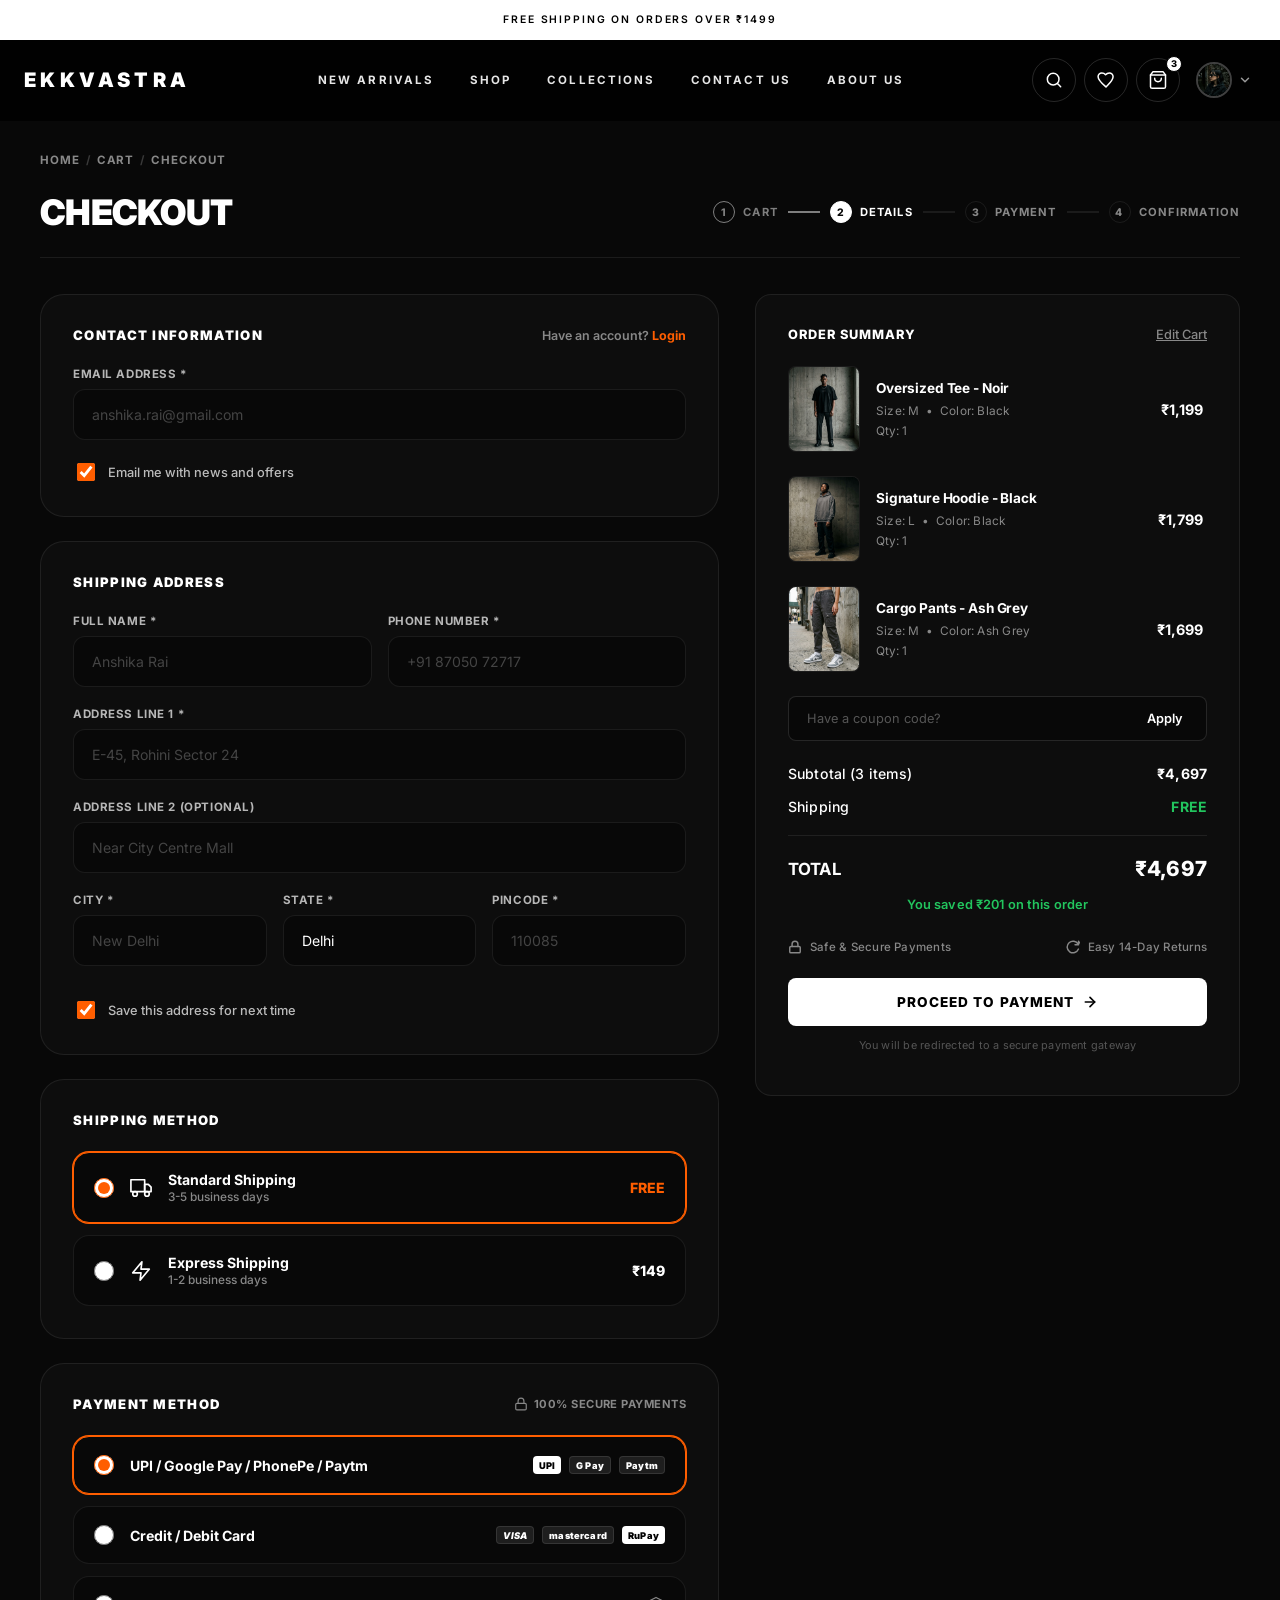
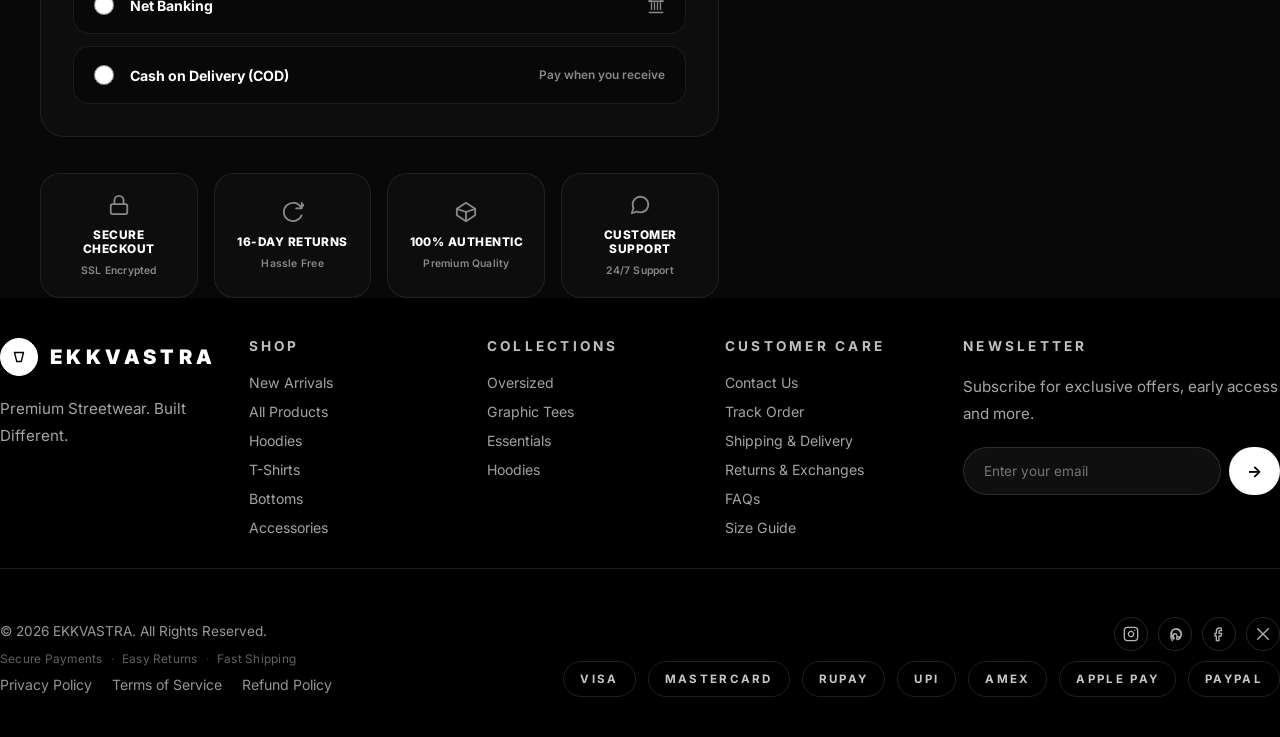
<file: checkout.html>
<!DOCTYPE html>
<html lang="en" class="scroll-smooth">
<head>
    <meta charset="utf-8" />
    <meta name="viewport" content="width=device-width,initial-scale=1" />
    <title>CHECKOUT | EKKVASTRA | Premium Streetwear</title>
    <meta name="description" content="Secure checkout for your EKKVASTRA streetwear order." />
    <link rel="preconnect" href="https://fonts.googleapis.com" />
    <link rel="preconnect" href="https://fonts.gstatic.com" crossorigin />
    <link href="https://fonts.googleapis.com/css2?family=Inter:wght@400;500;600;700;800;900&family=Poppins:wght@500;600;700;800&display=swap" rel="stylesheet" />
    <style>
        :root {
            --bg: #080808;
            --panel: #0d0d0d;
            --panel-soft: #141414;
            --ink: #ffffff;
            --muted: #888888;
            --border: rgba(255, 255, 255, 0.08);
            --accent: #ff5e00; /* Streetwear Premium Orange */
            --accent-hover: #ff4500;
            --red: #ef4444;
            --green: #10b981;
            --max: 1400px;
            --font-sans: "Inter", sans-serif;
            --font-display: "Poppins", "Inter", sans-serif;
            --soft-shadow: 0 12px 36px rgba(0, 0, 0, 0.6);
        }

        * { box-sizing: border-box; }

        html, body {
            margin: 0;
            min-height: 100%;
            background: var(--bg);
            color: var(--ink);
            font-family: var(--font-sans);
            -webkit-font-smoothing: antialiased;
            max-width: 100%;
            overflow-x: clip;
        }

        img { display: block; width: 100%; height: auto; }

        a { color: inherit; text-decoration: none; }

        button, input, select { font: inherit; }

        .page-shell {
            width: 100%;
            max-width: var(--max);
            margin: 0 auto;
            padding: 0 16px;
        }

        @media (min-width: 640px) { .page-shell { padding: 0 24px; } }
        @media (min-width: 1024px) { .page-shell { padding: 0 40px; } }

        .section-space { padding: 40px 0; }
        @media (min-width: 640px) { .section-space { padding: 60px 0; } }
        @media (min-width: 1024px) { .section-space { padding: 80px 0; } }

        body { display: flex; flex-direction: column; }

        /* ── ANNOUNCEMENT BAR ── */
        .announcement-bar {
            background: #ffffff;
            color: #000000;
            text-align: center;
            height: 40px;
            font-size: 0.65rem;
            font-weight: 600;
            letter-spacing: 0.18em;
            text-transform: uppercase;
            display: flex;
            align-items: center;
            justify-content: center;
            position: relative;
            z-index: 80;
            border-bottom: 1px solid rgba(255, 255, 255, 0.08);
        }

        /* ── LOGO ── */
        .logo {
            display: flex;
            align-items: center;
            gap: 12px;
            transition: opacity 0.25s ease, transform 0.25s ease;
            flex-shrink: 0;
        }

        .logo-mark {
            width: 38px;
            height: 38px;
            border-radius: 999px;
            display: grid;
            place-items: center;
            background: transparent;
            color: #fff;
            border: 1px solid rgba(255, 255, 255, 0.28);
            transition: border-color 0.35s ease, color 0.35s ease;
        }

        .logo-text {
            font-size: 1.25rem;
            font-weight: 950;
            letter-spacing: 0.22em;
            text-transform: uppercase;
            color: #fff;
        }

        /* ── STICKY HEADER ── */
        .sticky-header {
            position: sticky;
            top: 0;
            left: 0;
            right: 0;
            z-index: 70;
            background: rgba(0, 0, 0, 0.85);
            backdrop-filter: blur(12px);
            -webkit-backdrop-filter: blur(12px);
            border-bottom: 1px solid transparent;
            transition: background-color 0.4s ease, backdrop-filter 0.4s ease, border-color 0.4s ease, box-shadow 0.4s ease;
        }

        .sticky-header.scrolled {
            background: rgba(0, 0, 0, 0.75);
            backdrop-filter: blur(20px);
            -webkit-backdrop-filter: blur(20px);
            border-bottom: 1px solid rgba(255, 255, 255, 0.08);
            box-shadow: 0 10px 30px rgba(0, 0, 0, 0.25);
        }

        .header-inner {
            max-width: var(--max);
            width: 100%;
            margin: 0 auto;
            display: flex;
            align-items: center;
            justify-content: space-between;
            gap: 18px;
            min-height: 80px;
            padding: 0 24px;
            transition: min-height 0.4s ease;
        }

        .sticky-header.scrolled .header-inner {
            min-height: 72px;
        }

        .nav-links {
            display: none;
            align-items: center;
            justify-content: center;
            gap: 12px;
            flex: 1;
            padding: 0 8px;
        }

        @media (min-width: 1024px) { .nav-links { display: flex; } }

        .nav-links a {
            position: relative;
            font-size: 0.72rem;
            font-weight: 700;
            letter-spacing: 0.18em;
            text-transform: uppercase;
            padding: 10px 12px;
            color: rgba(255, 255, 255, 0.9);
            transition: color 0.3s;
        }

        .nav-links a::after {
            content: "";
            position: absolute;
            left: 12px;
            right: 12px;
            bottom: 6px;
            height: 1.5px;
            background: currentColor;
            transform: scaleX(0);
            transform-origin: left;
            transition: transform 0.3s ease;
        }

        .nav-links a:hover::after,
        .nav-links a.active::after {
            transform: scaleX(1);
        }

        .nav-links a:hover,
        .nav-links a.active { color: #fff; }

        .nav-actions {
            display: none;
            align-items: center;
            gap: 8px;
        }

        .icon-btn {
            display: inline-flex;
            align-items: center;
            justify-content: center;
            width: 44px;
            height: 44px;
            border-radius: 50%;
            border: 1px solid rgba(255, 255, 255, 0.15);
            background: transparent;
            color: #fff;
            cursor: pointer;
            transition: all 0.35s ease;
            position: relative;
        }

        .icon-btn:hover { background: rgba(255, 255, 255, 0.08); border-color: rgba(255, 255, 255, 0.3); }

        .nav-wishlist-badge,
        .cart-badge {
            position: absolute;
            top: -3px;
            right: -3px;
            background: #fff;
            color: #000;
            font-size: 0.58rem;
            font-weight: 800;
            width: 16px;
            height: 16px;
            border-radius: 50%;
            display: none;
            align-items: center;
            justify-content: center;
            line-height: 1;
            box-shadow: 0 2px 4px rgba(0, 0, 0, 0.15);
            border: 1.5px solid #000;
            z-index: 10;
        }

        .nav-wishlist-badge.visible,
        .cart-badge.visible {
            display: flex;
        }

        .mobile-menu-btn {
            margin-left: auto;
            display: inline-flex;
            color: #fff;
            background: transparent;
            border: none;
            padding: 6px;
            width: auto;
            height: auto;
            box-shadow: none;
            cursor: pointer;
        }

        @media (min-width: 768px) {
            .nav-actions { display: flex; }
        }

        @media (min-width: 1024px) {
            .mobile-menu-btn { display: none; }
        }

        /* Avatar button */
        .nav-avatar-btn {
            display: inline-flex;
            align-items: center;
            gap: 6px;
            background: transparent;
            border: none;
            cursor: pointer;
            padding: 4px 4px 4px 8px;
            border-radius: 999px;
            transition: background 0.25s ease;
            text-decoration: none;
        }
        .nav-avatar-btn:hover { background: rgba(255, 255, 255, 0.06); }
        .nav-avatar-img {
            width: 36px;
            height: 36px;
            border-radius: 50%;
            object-fit: cover;
            border: 2px solid rgba(255, 255, 255, 0.25);
            display: block;
        }
        .nav-avatar-chevron {
            color: rgba(255, 255, 255, 0.6);
            display: flex;
            align-items: center;
            transition: color 0.2s;
        }
        .nav-avatar-btn:hover .nav-avatar-chevron { color: #fff; }



        /* ── BREADCRUMB ── */
        .breadcrumb {
            margin-top: 32px;
            font-size: 0.72rem;
            font-weight: 700;
            text-transform: uppercase;
            letter-spacing: 0.08em;
            color: var(--muted);
            margin-bottom: 24px;
        }

        .breadcrumb a { transition: color 0.2s; }
        .breadcrumb a:hover { color: #fff; }
        .breadcrumb span { margin: 0 6px; color: rgba(255,255,255,0.2); }

        /* ── CHECKOUT PAGE HEADER & TIMELINE ── */
        .checkout-header-row {
            display: flex;
            flex-direction: column;
            gap: 16px;
            margin-bottom: 36px;
            border-bottom: 1px solid var(--border);
            padding-bottom: 24px;
        }
        @media(min-width: 768px) {
            .checkout-header-row {
                flex-direction: row;
                justify-content: space-between;
                align-items: center;
            }
        }
        .checkout-title {
            font-size: 2.2rem;
            font-weight: 900;
            letter-spacing: -0.02em;
            margin: 0;
            text-transform: uppercase;
        }
        .checkout-timeline {
            display: flex;
            align-items: center;
            gap: 10px;
            flex-wrap: wrap;
        }
        .timeline-step {
            display: flex;
            align-items: center;
            gap: 8px;
            font-size: 0.7rem;
            font-weight: 700;
            letter-spacing: 0.1em;
            color: var(--muted);
            text-transform: uppercase;
        }
        .timeline-step-num {
            width: 22px;
            height: 22px;
            border-radius: 50%;
            border: 1.5px solid var(--border);
            display: grid;
            place-items: center;
            font-size: 0.65rem;
            font-weight: 800;
            transition: all 0.2s;
        }
        .timeline-line {
            height: 1.5px;
            width: 32px;
            background: var(--border);
        }
        .timeline-step.active {
            color: #fff;
        }
        .timeline-step.active .timeline-step-num {
            border-color: #fff;
            color: var(--bg);
            background: #fff;
        }
        .timeline-step.past {
            color: rgba(255, 255, 255, 0.48);
        }
        .timeline-step.past .timeline-step-num {
            border-color: rgba(255, 255, 255, 0.48);
            color: rgba(255, 255, 255, 0.48);
        }
        .timeline-line.active {
            background: rgba(255, 255, 255, 0.48);
        }

        /* ── Mobile quick order peek (items + total, jumps to full summary) ── */
        .mobile-order-peek {
            display: none;
        }
        @media (max-width: 1023px) {
            .mobile-order-peek {
                display: flex;
                align-items: center;
                justify-content: space-between;
                gap: 16px;
                width: 100%;
                margin-bottom: 24px;
                padding: 14px 18px;
                background: var(--panel);
                border: 1px solid var(--border);
                border-radius: 14px;
                color: #fff;
                cursor: pointer;
                font: inherit;
                text-align: left;
                transition: border-color 0.2s ease, background-color 0.2s ease;
            }
            .mobile-order-peek:hover,
            .mobile-order-peek:active {
                border-color: rgba(255, 94, 0, 0.4);
                background: rgba(255, 94, 0, 0.05);
            }
        }
        .mobile-order-peek-label {
            display: flex;
            align-items: center;
            gap: 10px;
            font-size: 0.82rem;
            font-weight: 600;
            color: rgba(255, 255, 255, 0.7);
        }
        .mobile-order-peek-total {
            display: flex;
            align-items: center;
            gap: 8px;
            font-size: 1rem;
            font-weight: 800;
            color: #fff;
        }

        /* ── CHECKOUT GRID LAYOUT ── */
        .checkout-grid {
            display: grid;
            gap: 36px;
            grid-template-columns: 1fr;
            align-items: start;
        }
        @media(min-width: 1024px) {
            .checkout-grid {
                grid-template-columns: 1.4fr 1fr;
            }
        }

        /* ── FORMS COLUMNS (LEFT) ── */
        .checkout-forms {
            display: flex;
            flex-direction: column;
            gap: 24px;
        }
        .checkout-section {
            background: var(--panel);
            border: 1px solid var(--border);
            border-radius: 24px;
            padding: 24px;
        }
        @media(min-width: 640px) {
            .checkout-section {
                padding: 32px;
            }
        }
        .section-header {
            display: flex;
            justify-content: space-between;
            align-items: center;
            margin-bottom: 24px;
            flex-wrap: wrap;
            gap: 8px;
        }
        .checkout-section h2 {
            font-size: 0.82rem;
            font-weight: 900;
            letter-spacing: 0.1em;
            text-transform: uppercase;
            color: #fff;
            margin: 0;
        }
        .login-prompt {
            font-size: 0.78rem;
            font-weight: 600;
            color: var(--muted);
        }
        .orange-link {
            color: var(--accent);
            font-weight: 700;
            transition: color 0.2s;
        }
        .orange-link:hover {
            color: var(--accent-hover);
        }

        /* ── FORM ELEMENTS ── */
        .form-group {
            display: flex;
            flex-direction: column;
            gap: 8px;
            margin-bottom: 20px;
        }
        .form-group label {
            font-size: 0.72rem;
            font-weight: 700;
            text-transform: uppercase;
            letter-spacing: 0.05em;
            color: rgba(255, 255, 255, 0.7);
        }
        .form-input {
            width: 100%;
            background: #080808;
            border: 1px solid var(--border);
            border-radius: 12px;
            padding: 16px 18px;
            min-height: 48px;
            font-size: 0.88rem;
            color: #fff;
            outline: none;
            transition: border-color 0.2s, box-shadow 0.2s;
        }
        .form-input::placeholder {
            color: #444;
        }
        .form-input:focus {
            border-color: rgba(255, 255, 255, 0.25);
            box-shadow: 0 0 0 1px rgba(255, 255, 255, 0.1);
        }
        select.form-input {
            appearance: none;
            background-image: url("data:image/svg+xml,%3Csvg viewBox='0 0 24 24' width='16' height='16' fill='none' stroke='white' stroke-width='2' stroke-linecap='round' stroke-linejoin='round'%3E%3Cpolyline points='6 9 12 15 18 9'%3E%3C/polyline%3E%3C/svg%3E");
            background-repeat: no-repeat;
            background-position: right 18px center;
            padding-right: 48px;
            cursor: pointer;
        }
        .form-row {
            display: flex;
            flex-direction: column;
            gap: 0;
        }
        @media(min-width: 640px) {
            .form-row {
                flex-direction: row;
                gap: 16px;
            }
            .form-row .flex-1 {
                flex: 1;
            }
        }
        .form-checkbox {
            display: flex;
            align-items: center;
            gap: 10px;
            margin-top: 12px;
            cursor: pointer;
            user-select: none;
        }
        .form-checkbox input[type="checkbox"] {
            width: 18px;
            height: 18px;
            accent-color: var(--accent);
            cursor: pointer;
        }
        .form-checkbox label {
            font-size: 0.8rem;
            font-weight: 500;
            color: rgba(255, 255, 255, 0.72);
            cursor: pointer;
        }

        /* ── SHIPPING METHODS ── */
        .shipping-methods {
            display: flex;
            flex-direction: column;
            gap: 12px;
        }
        .shipping-method-option {
            display: flex;
            align-items: center;
            gap: 16px;
            background: #080808;
            border: 1px solid var(--border);
            border-radius: 16px;
            padding: 18px 20px;
            cursor: pointer;
            transition: border-color 0.25s, box-shadow 0.25s;
        }
        .shipping-method-option:hover {
            border-color: rgba(255, 255, 255, 0.15);
        }
        .shipping-method-option.active {
            border-color: var(--accent);
            box-shadow: 0 0 0 1px var(--accent);
        }
        .shipping-method-option input[type="radio"] {
            width: 20px;
            height: 20px;
            accent-color: var(--accent);
            cursor: pointer;
            margin: 0;
        }
        .shipping-method-icon {
            color: #fff;
            display: flex;
            align-items: center;
            justify-content: center;
            flex-shrink: 0;
        }
        .shipping-method-info {
            flex-grow: 1;
            display: flex;
            flex-direction: column;
            gap: 2px;
        }
        .method-title {
            font-size: 0.88rem;
            font-weight: 700;
            color: #fff;
        }
        .method-duration {
            font-size: 0.74rem;
            color: var(--muted);
            font-weight: 500;
        }
        .method-price {
            font-size: 0.88rem;
            font-weight: 800;
            color: #fff;
        }
        .method-price.free {
            color: var(--accent);
        }

        /* ── PAYMENT METHODS ── */
        .payment-methods {
            display: flex;
            flex-direction: column;
            gap: 12px;
        }
        .payment-method-option {
            display: flex;
            align-items: center;
            gap: 16px;
            background: #080808;
            border: 1px solid var(--border);
            border-radius: 16px;
            padding: 18px 20px;
            cursor: pointer;
            transition: border-color 0.25s, box-shadow 0.25s;
        }
        .payment-method-option:hover {
            border-color: rgba(255, 255, 255, 0.15);
        }
        .payment-method-option.active {
            border-color: var(--accent);
            box-shadow: 0 0 0 1px var(--accent);
        }
        .payment-method-option input[type="radio"] {
            width: 20px;
            height: 20px;
            accent-color: var(--accent);
            cursor: pointer;
            margin: 0;
        }
        .payment-method-label-wrap {
            flex-grow: 1;
            display: flex;
            justify-content: space-between;
            align-items: center;
            gap: 12px;
            flex-wrap: wrap;
        }
        .payment-title {
            font-size: 0.88rem;
            font-weight: 700;
            color: #fff;
        }
        .payment-desc {
            font-size: 0.74rem;
            color: var(--muted);
            font-weight: 600;
        }
        .payment-logos {
            display: flex;
            align-items: center;
            gap: 8px;
        }
        .payment-logo-badge {
            background: #fff;
            color: #000;
            font-size: 0.58rem;
            font-weight: 900;
            padding: 3px 6px;
            border-radius: 4px;
            letter-spacing: 0.02em;
            display: inline-flex;
            align-items: center;
            justify-content: center;
            height: 18px;
        }
        .payment-logo-badge.dark {
            background: #1e1e1e;
            color: #fff;
            border: 1px solid rgba(255,255,255,0.1);
        }
        .payment-logo-badge.blue {
            background: #1e1e1e;
            color: #fff;
            border: 1px solid rgba(255,255,255,0.1);
        }
        .secure-badge {
            display: inline-flex;
            align-items: center;
            gap: 6px;
            font-size: 0.7rem;
            font-weight: 700;
            color: var(--muted);
            letter-spacing: 0.04em;
            text-transform: uppercase;
        }

        /* ── LEFT BOTTOM TRUST BADGES ── */
        .checkout-trust-badges {
            display: grid;
            grid-template-columns: repeat(2, 1fr);
            gap: 16px;
            margin-top: 12px;
        }
        @media(min-width: 640px) {
            .checkout-trust-badges {
                grid-template-columns: repeat(4, 1fr);
            }
        }
        .trust-badge-card {
            background: var(--panel);
            border: 1px solid var(--border);
            border-radius: 20px;
            padding: 20px 16px;
            text-align: center;
            display: flex;
            flex-direction: column;
            align-items: center;
            justify-content: center;
            gap: 8px;
            transition: border-color 0.2s;
        }
        .trust-badge-card:hover {
            border-color: rgba(255, 255, 255, 0.12);
        }
        .trust-badge-card svg {
            color: var(--muted);
            margin-bottom: 4px;
        }
        .trust-badge-card h4 {
            font-size: 0.74rem;
            font-weight: 800;
            color: #fff;
            margin: 0;
            text-transform: uppercase;
            letter-spacing: 0.04em;
        }
        .trust-badge-card p {
            font-size: 0.65rem;
            color: var(--muted);
            margin: 0;
            font-weight: 600;
            letter-spacing: 0.02em;
        }

        /* ── ORDER SUMMARY COLUMN (RIGHT) ── */
        .checkout-summary {
            display: flex;
            flex-direction: column;
            gap: 20px;
        }
        @media(min-width: 1024px) {
            .checkout-summary {
                position: sticky;
                top: 120px;
            }
        }
        .summary-card {
            background: #0d0d0d;
            border: 1px solid rgba(255, 255, 255, 0.08);
            border-radius: 16px;
            padding: 24px;
        }
        @media(min-width: 640px) {
            .summary-card {
                padding: 32px;
            }
        }
        .summary-card h2 {
            font-size: 0.8rem;
            font-weight: 800;
            letter-spacing: 0.08em;
            text-transform: uppercase;
            margin-top: 0;
            margin-bottom: 20px;
            color: #fff;
        }
        .summary-header-row {
            display: flex;
            justify-content: space-between;
            align-items: center;
            margin-bottom: 24px;
        }
        .summary-header-row h2 {
            margin: 0;
        }
        .edit-cart-link {
            font-size: 0.8rem;
            font-weight: 500;
            color: #888888;
            transition: color 0.2s;
            text-decoration: underline;
        }
        .edit-cart-link:hover {
            color: #fff;
        }

        /* ── SUMMARY PRODUCTS LIST ── */
        .summary-products-list {
            display: flex;
            flex-direction: column;
            gap: 20px;
            max-height: 480px;
            overflow-y: auto;
            padding-right: 4px;
            margin-bottom: 24px;
        }
        /* Custom scrollbar for summary items list */
        .summary-products-list::-webkit-scrollbar {
            width: 4px;
        }
        .summary-products-list::-webkit-scrollbar-track {
            background: transparent;
        }
        .summary-products-list::-webkit-scrollbar-thumb {
            background: rgba(255, 255, 255, 0.12);
            border-radius: 99px;
        }
        .summary-product-item {
            display: flex;
            gap: 16px;
            align-items: center;
            padding: 0;
            margin-bottom: 4px;
        }
        .summary-product-item:last-child {
            margin-bottom: 0;
        }
        .summary-product-image {
            width: 72px;
            height: 86px;
            border-radius: 8px;
            overflow: hidden;
            background: #080808;
            border: 1px solid rgba(255, 255, 255, 0.08);
            flex-shrink: 0;
        }
        .summary-product-image img {
            width: 100%;
            height: 100%;
            object-fit: cover;
        }
        .summary-product-details {
            flex-grow: 1;
            display: flex;
            justify-content: space-between;
            align-items: center;
        }
        .product-details-left {
            display: flex;
            flex-direction: column;
            gap: 6px;
        }
        .summary-product-name {
            font-size: 0.85rem;
            font-weight: 700;
            color: #fff;
            text-transform: none !important;
            margin: 0;
            letter-spacing: -0.01em;
            line-height: 1.3;
        }
        .summary-product-meta {
            font-size: 0.74rem;
            color: #888888;
            font-weight: 400;
            letter-spacing: 0.02em;
        }
        .summary-product-qty {
            font-size: 0.74rem;
            color: #888888;
            font-weight: 400;
        }
        .summary-product-price {
            font-size: 0.9rem;
            font-weight: 700;
            color: #fff;
            white-space: nowrap;
            text-align: right;
        }

        /* ── COUPON INPUT WRAPPER ── */
        .coupon-wrapper {
            position: relative;
            display: flex;
            align-items: center;
            margin: 24px 0 24px;
        }
        .coupon-input {
            width: 100%;
            background: #080808;
            border: 1px solid rgba(255, 255, 255, 0.12);
            border-radius: 8px;
            padding: 14px 75px 14px 18px;
            font-size: 0.8rem;
            color: #fff;
            outline: none;
            transition: border-color 0.2s, box-shadow 0.2s;
        }
        .coupon-input::placeholder {
            color: #555555;
        }
        .coupon-input:focus {
            border-color: rgba(255, 255, 255, 0.25);
            box-shadow: 0 0 0 1px rgba(255, 255, 255, 0.1);
        }
        .coupon-apply-btn {
            position: absolute;
            right: 18px;
            background: transparent;
            border: none;
            color: #ffffff;
            font-size: 0.8rem;
            font-weight: 600;
            cursor: pointer;
            transition: opacity 0.2s;
            padding: 6px;
        }
        .coupon-apply-btn:hover {
            opacity: 0.8;
        }
        .coupon-feedback {
            font-size: 0.74rem;
            font-weight: 700;
            margin-top: -16px;
            margin-bottom: 20px;
            display: none;
        }
        .coupon-feedback.success { color: #22c55e; display: block; }
        .coupon-feedback.error { color: var(--red); display: block; }

        /* ── CALCULATIONS TABLE ── */
        .summary-row {
            display: flex;
            justify-content: space-between;
            align-items: center;
            margin-bottom: 16px;
            font-size: 0.88rem;
            color: #ffffff;
            font-weight: 500;
            letter-spacing: 0.01em;
        }
        .summary-row strong {
            color: #ffffff;
            font-weight: 700;
        }
        .summary-row strong.green-text {
            color: #22c55e !important;
        }
        .summary-row.total-row {
            margin-top: 20px;
            font-size: 1.05rem;
            color: #ffffff;
            font-weight: 700;
        }
        .summary-row.total-row strong {
            font-size: 1.3rem;
            font-weight: 800;
        }
        .summary-divider {
            height: 1px;
            background: rgba(255, 255, 255, 0.08);
            margin: 20px 0;
        }
        .savings-msg {
            color: #22c55e;
            font-size: 0.8rem;
            font-weight: 600;
            text-align: center;
            margin-top: 12px;
            letter-spacing: 0.01em;
        }

        /* ── REASSURANCE BADGES ── */
        .reassurance-row {
            display: flex;
            justify-content: space-between;
            align-items: center;
            gap: 16px;
            margin-top: 28px;
            margin-bottom: 24px;
        }
        .reassurance-item {
            display: flex;
            align-items: center;
            gap: 8px;
            font-size: 0.72rem;
            font-weight: 500;
            color: #888888;
            letter-spacing: 0.02em;
        }
        .reassurance-item svg {
            color: #888888;
            flex-shrink: 0;
        }

        /* ── PRIMARY BUTTONS ── */
        .btn-proceed-payment {
            width: 100%;
            background: #ffffff;
            color: #000000;
            border: none;
            border-radius: 8px;
            padding: 16px 24px;
            font-size: 0.85rem;
            font-weight: 800;
            letter-spacing: 0.08em;
            text-transform: uppercase;
            cursor: pointer;
            display: inline-flex;
            align-items: center;
            justify-content: center;
            gap: 8px;
            transition: background-color 0.2s, transform 0.15s;
        }
        .btn-proceed-payment:hover {
            background: #f0f0f0;
        }
        .btn-proceed-payment:active {
            transform: scale(0.98);
        }
        .redirect-note {
            font-size: 0.68rem;
            color: #555555;
            font-weight: 400;
            text-align: center;
            margin-top: 12px;
            letter-spacing: 0.02em;
        }



        /* ── FOOTER SECTION ── */
        .footer {
            background: #000;
            color: #fff;
        }

        .footer-top {
            padding: 40px 0;
        }

        .footer-grid {
            display: grid;
            gap: 32px;
            padding-bottom: 32px;
            border-bottom: 1px solid rgba(255, 255, 255, 0.1);
        }

        @media (min-width: 768px) {
            .footer-grid { grid-template-columns: repeat(2, 1fr); }
        }

        @media (min-width: 1280px) {
            .footer-grid { grid-template-columns: repeat(5, 1fr); }
        }

        @media (max-width: 767px) {
            .footer-grid {
                text-align: center;
            }

            .footer-links {
                justify-items: center;
            }

            .newsletter > div {
                width: 100%;
            }

            .footer-bottom {
                align-items: center;
                text-align: center;
            }
        }

        .footer-heading {
            font-size: 0.85rem;
            font-weight: 700;
            text-transform: uppercase;
            letter-spacing: 0.24em;
            color: rgba(255, 255, 255, 0.75);
            margin: 0;
        }

        .footer-links {
            margin-top: 20px;
            display: grid;
            gap: 12px;
        }

        .footer-links a,
        .footer-bottom a {
            color: rgba(255, 255, 255, 0.64);
            font-size: 0.88rem;
            transition: color 0.2s;
        }

        .footer-links a:hover,
        .footer-bottom a:hover {
            color: #fff;
        }

        .newsletter {
            display: flex;
            flex-direction: column;
            gap: 12px;
            margin-top: 20px;
        }

        .newsletter input {
            min-height: 48px;
            border-radius: 999px;
            border: 1px solid rgba(255, 255, 255, 0.12);
            background: rgba(255, 255, 255, 0.06);
            color: #fff;
            padding: 0 20px;
            outline: none;
            font-size: 0.85rem;
        }
        .newsletter input:focus {
            border-color: rgba(255,255,255,0.25);
        }

        .footer-bottom {
            padding-top: 24px;
            display: flex;
            flex-direction: column;
            gap: 20px;
            font-size: 0.92rem;
            color: rgba(255, 255, 255, 0.58);
        }

        @media (min-width: 1024px) {
            .footer-bottom {
                flex-direction: row;
                align-items: center;
                justify-content: space-between;
            }
        }

        .payment-pill {
            display: inline-flex;
            align-items: center;
            justify-content: center;
            border-radius: 999px;
            border: 1px solid rgba(255, 255, 255, 0.12);
            padding: 10px 16px;
            font-size: 0.72rem;
            font-weight: 700;
            text-transform: uppercase;
            letter-spacing: 0.2em;
            color: rgba(255, 255, 255, 0.78);
        }

        .sr-only {
            position: absolute;
            width: 1px;
            height: 1px;
            padding: 0;
            margin: -1px;
            overflow: hidden;
            clip: rect(0, 0, 0, 0);
            border: 0;
            white-space: nowrap;
        }

        /* --- TOAST NOTIFICATIONS --- */
        .toast-container {
            position: fixed;
            top: 24px;
            right: 24px;
            left: 24px;
            z-index: 10000;
            display: flex;
            flex-direction: column;
            align-items: flex-end;
            gap: 12px;
            pointer-events: none;
        }
        .toast {
            background: #0d0d0d;
            border: 1px solid rgba(255, 255, 255, 0.08);
            color: #ffffff;
            padding: 16px 24px;
            border-radius: 12px;
            font-size: 0.85rem;
            font-weight: 700;
            letter-spacing: 0.05em;
            box-shadow: 0 10px 30px rgba(0, 0, 0, 0.5);
            display: flex;
            align-items: center;
            gap: 12px;
            max-width: 100%;
            box-sizing: border-box;
            transform: translateX(120%);
            transition: transform 0.4s cubic-bezier(0.16, 1, 0.3, 1);
            pointer-events: auto;
        }
        .toast.show {
            transform: translateX(0);
        }

        /* Back to Top Button */
        .back-to-top {
            position: fixed;
            bottom: 30px;
            right: 30px;
            width: 48px;
            height: 48px;
            border-radius: 50%;
            background: #ffffff;
            color: #000000;
            border: 1px solid rgba(255, 255, 255, 0.15);
            display: flex;
            align-items: center;
            justify-content: center;
            cursor: pointer;
            z-index: 9999;
            opacity: 0;
            visibility: hidden;
            transform: translateY(10px);
            transition: opacity 0.3s ease, visibility 0.3s ease, transform 0.3s ease, background-color 0.3s ease, color 0.3s ease;
            box-shadow: 0 4px 20px rgba(0, 0, 0, 0.4);
        }
        .back-to-top.show {
            opacity: 1;
            visibility: visible;
            transform: translateY(0);
        }
        .back-to-top:hover {
            background: #000000;
            color: #ffffff;
            border-color: #ffffff;
            transform: translateY(-3px);
        }

        /* ── MOCK GATEWAY LOADING OVERLAY ── */
        .gateway-overlay {
            position: fixed;
            inset: 0;
            background: rgba(0,0,0,0.92);
            z-index: 10000;
            display: flex;
            flex-direction: column;
            align-items: center;
            justify-content: center;
            gap: 24px;
            opacity: 0;
            pointer-events: none;
            transition: opacity 0.3s ease;
        }
        .gateway-overlay.open {
            opacity: 1;
            pointer-events: auto;
        }
        .spinner {
            width: 48px;
            height: 48px;
            border: 3px solid rgba(255,255,255,0.1);
            border-radius: 50%;
            border-top-color: var(--accent);
            animation: spin 1s linear infinite;
        }
        @keyframes spin {
            to { transform: rotate(360deg); }
        }
        .gateway-title {
            font-size: 1.1rem;
            font-weight: 800;
            letter-spacing: 0.05em;
            color: #fff;
            text-transform: uppercase;
        }
        .gateway-sub {
            font-size: 0.8rem;
            color: var(--muted);
            font-weight: 500;
            text-align: center;
            max-width: 320px;
        }

        /* ── MOCK SUCCESS MODAL ── */
        .success-modal {
            background: #111;
            border: 1px solid rgba(255,255,255,0.08);
            border-radius: 24px;
            padding: 40px 32px;
            text-align: center;
            max-width: 440px;
            width: 90%;
            box-shadow: 0 20px 60px rgba(0,0,0,0.6);
            display: flex;
            flex-direction: column;
            align-items: center;
            gap: 16px;
        }
        .success-icon-wrap {
            width: 60px;
            height: 60px;
            border-radius: 50%;
            background: rgba(16, 185, 129, 0.1);
            color: var(--green);
            display: grid;
            place-items: center;
            margin-bottom: 8px;
        }
        .success-modal h3 {
            font-size: 1.25rem;
            font-weight: 900;
            text-transform: uppercase;
            letter-spacing: 0.05em;
            color: #fff;
            margin: 0;
        }
        .success-modal p {
            font-size: 0.85rem;
            color: var(--muted);
            margin: 0 0 8px;
            line-height: 1.6;
        }
        .success-modal strong {
            color: #fff;
        }
        .btn-success-home {
            width: 100%;
            background: #fff;
            color: #000;
            border-radius: 99px;
            padding: 14px 20px;
            font-size: 0.78rem;
            font-weight: 800;
            letter-spacing: 0.08em;
            text-transform: uppercase;
            cursor: pointer;
            margin-top: 12px;
            display: flex;
            align-items: center;
            justify-content: center;
            transition: background 0.2s;
        }
        .btn-success-home:hover {
            background: #eaeaea;
        }

        @media (max-width: 767px) {
            .announcement-bar {
                height: auto;
                min-height: 40px;
                padding: 8px 12px;
                font-size: 0.58rem;
                line-height: 1.3;
                flex-wrap: wrap;
                gap: 6px;
            }

            .sticky-header {
                position: sticky;
                top: 0;
            }

            .header-inner {
                min-height: 64px;
                padding: 0 16px;
                gap: 12px;
            }

            .page-shell {
                padding: 0 16px;
            }

            .mobile-menu-btn {
                display: inline-flex;
            }

            .nav-actions {
                display: none;
            }

            /* iOS Safari zooms the whole page in when a focused input's
               font-size is under 16px -- bump these up on mobile only so
               tapping into the form doesn't trigger that jarring zoom. */
            .form-input,
            .coupon-input,
            select.form-input {
                font-size: 16px;
            }
        }
    </style>
    <link rel="stylesheet" href="search-overlay.css" />
    <link rel="stylesheet" href="mobile-drawer.css" />
    <script>
        // iOS Safari won't apply :active/:hover styles on tap unless a touch
        // listener exists somewhere on the page -- this is what makes the
        // card/footer tap-lift effects actually fire on a real phone.
        document.addEventListener('touchstart', function () {}, { passive: true });
    </script>
</head>
<body>
    <div class="announcement-bar">FREE SHIPPING ON ORDERS OVER ₹1499</div>
    <a href="#content" class="sr-only">Skip to content</a>

    <header class="sticky-header" id="siteHeader">
        <div class="header-inner">
            <a href="index.html" class="logo" aria-label="EKKVASTRA home">
                <span class="logo-text">EKKVASTRA</span>
            </a>

            <nav class="nav-links" aria-label="Primary">
                <a href="index.html">New Arrivals</a>
                <a href="shop.html">Shop</a>
                <a href="index.html#collections">Collections</a>
                <a href="CONTACT.html">Contact Us</a>
                <a href="ABOUT.html">About Us</a>
            </nav>

            <div class="nav-actions">
                <button class="icon-btn" aria-label="Search">
                    <svg viewBox="0 0 24 24" width="20" height="20" fill="none" stroke="currentColor" stroke-width="1.8">
                        <circle cx="11" cy="11" r="7"></circle>
                        <path d="M20 20l-3.5-3.5" stroke-linecap="round"></path>
                    </svg>
                </button>
                <a href="wishlist.html" class="icon-btn nav-wishlist-btn" aria-label="Wishlist" id="navWishlistBtn">
                    <svg viewBox="0 0 24 24" width="20" height="20" fill="none" stroke="currentColor" stroke-width="1.8">
                        <path d="M12.1 20.3l-.1.1-.1-.1C6.1 15.2 2.5 11.9 2.5 8A4.5 4.5 0 0 1 7 3.5c1.74 0 3.41.81 4.5 2.09A5.96 5.96 0 0 1 16 3.5 4.5 4.5 0 0 1 20.5 8c0 3.95-3.64 7.24-8.4 12.3z" stroke-linecap="round" stroke-linejoin="round"></path>
                    </svg>
                    <span id="navWishlistBadge" class="nav-wishlist-badge">0</span>
                </a>
                <a href="cart.html" class="icon-btn" aria-label="Shopping Bag">
                    <svg viewBox="0 0 24 24" width="20" height="20" fill="none" stroke="currentColor" stroke-width="1.8" stroke-linecap="round" stroke-linejoin="round">
                        <path d="M6 2L3 6v14a2 2 0 0 0 2 2h14a2 2 0 0 0 2-2V6l-3-4z"></path>
                        <line x1="3" y1="6" x2="21" y2="6"></line>
                        <path d="M16 10a4 4 0 0 1-8 0"></path>
                    </svg>
                    <span class="cart-badge">0</span>
                </a>
                <a href="account.html" class="nav-avatar-btn" aria-label="My Account">
                    <img src="images/avatar_anshika.png" alt="Account" class="nav-avatar-img" />
                    <span class="nav-avatar-chevron">
                        <svg viewBox="0 0 24 24" width="14" height="14" fill="none" stroke="currentColor" stroke-width="2.5" stroke-linecap="round" stroke-linejoin="round">
                            <polyline points="6 9 12 15 18 9"></polyline>
                        </svg>
                    </span>
                </a>
            </div>

            <button class="icon-btn mobile-menu-btn" id="menuBtn" aria-label="Open menu">
                <svg viewBox="0 0 24 24" width="20" height="20" fill="none" stroke="currentColor" stroke-width="1.8">
                    <path d="M4 7h16M4 12h16M4 17h16" stroke-linecap="round"></path>
                </svg>
            </button>
        </div>
    </header>

    <div class="mobile-drawer" id="mobileDrawer" aria-hidden="true"></div>

    <main id="content" class="page-shell">
        <div class="breadcrumb">
            <a href="index.html">Home</a><span>/</span><a href="cart.html">Cart</a><span>/</span>Checkout
        </div>

        <div class="checkout-header-row">
            <h1 class="checkout-title">CHECKOUT</h1>
            <div class="checkout-timeline">
                <div class="timeline-step past">
                    <span class="timeline-step-num">1</span>
                    <span>CART</span>
                </div>
                <div class="timeline-line active"></div>
                <div class="timeline-step active">
                    <span class="timeline-step-num">2</span>
                    <span>DETAILS</span>
                </div>
                <div class="timeline-line"></div>
                <div class="timeline-step">
                    <span class="timeline-step-num">3</span>
                    <span>PAYMENT</span>
                </div>
                <div class="timeline-line"></div>
                <div class="timeline-step">
                    <span class="timeline-step-num">4</span>
                    <span>CONFIRMATION</span>
                </div>
            </div>
        </div>

        <!-- Mobile-only quick summary, so items/total stay visible without scrolling to the bottom -->
        <button type="button" class="mobile-order-peek" id="mobileOrderPeek" onclick="document.querySelector('.checkout-summary').scrollIntoView({behavior:'smooth', block:'start'});">
            <span class="mobile-order-peek-label">
                <svg viewBox="0 0 24 24" width="16" height="16" fill="none" stroke="currentColor" stroke-width="2" stroke-linecap="round" stroke-linejoin="round"><path d="M6 2L3 6v14a2 2 0 0 0 2 2h14a2 2 0 0 0 2-2V6l-3-4z"></path><line x1="3" y1="6" x2="21" y2="6"></line><path d="M16 10a4 4 0 0 1-8 0"></path></svg>
                <span id="mobileOrderPeekCount">0 items</span>
            </span>
            <span class="mobile-order-peek-total">
                <strong id="mobileOrderPeekTotal">₹0</strong>
                <svg viewBox="0 0 24 24" width="14" height="14" fill="none" stroke="currentColor" stroke-width="2.5" stroke-linecap="round" stroke-linejoin="round"><polyline points="6 9 12 15 18 9"></polyline></svg>
            </span>
        </button>

        <form id="checkoutForm" onsubmit="event.preventDefault();">
            <div class="checkout-grid">
                <!-- Left Side: Billing/Shipping details -->
                <div class="checkout-forms">
                    <!-- Contact Information -->
                    <div class="checkout-section">
                        <div class="section-header">
                            <h2>CONTACT INFORMATION</h2>
                            <span class="login-prompt">Have an account? <a href="LOGIN.html" class="orange-link">Login</a></span>
                        </div>
                        <div class="form-group">
                            <label for="emailInput">Email Address *</label>
                            <input type="email" id="emailInput" class="form-input" placeholder="anshika.rai@gmail.com" required>
                        </div>
                        <div class="form-checkbox">
                            <input type="checkbox" id="newsletters" checked>
                            <label for="newsletters">Email me with news and offers</label>
                        </div>
                    </div>

                    <!-- Shipping Address -->
                    <div class="checkout-section">
                        <div class="section-header">
                            <h2>SHIPPING ADDRESS</h2>
                        </div>
                        <div class="form-row">
                            <div class="form-group flex-1">
                                <label for="fullNameInput">Full Name *</label>
                                <input type="text" id="fullNameInput" class="form-input" placeholder="Anshika Rai" required>
                            </div>
                            <div class="form-group flex-1">
                                <label for="phoneInput">Phone Number *</label>
                                <input type="tel" id="phoneInput" class="form-input" placeholder="+91 87050 72717" required>
                            </div>
                        </div>
                        <div class="form-group">
                            <label for="addressLine1">Address Line 1 *</label>
                            <input type="text" id="addressLine1" class="form-input" placeholder="E-45, Rohini Sector 24" required>
                        </div>
                        <div class="form-group">
                            <label for="addressLine2">Address Line 2 (Optional)</label>
                            <input type="text" id="addressLine2" class="form-input" placeholder="Near City Centre Mall">
                        </div>
                        <div class="form-row">
                            <div class="form-group flex-1">
                                <label for="cityInput">City *</label>
                                <input type="text" id="cityInput" class="form-input" placeholder="New Delhi" required>
                            </div>
                            <div class="form-group flex-1">
                                <label for="stateInput">State *</label>
                                <select id="stateInput" class="form-input" required>
                                    <option value="" disabled>Select State</option>
                                    <option value="Delhi" selected>Delhi</option>
                                    <option value="Maharashtra">Maharashtra</option>
                                    <option value="Karnataka">Karnataka</option>
                                    <option value="Haryana">Haryana</option>
                                    <option value="Uttar Pradesh">Uttar Pradesh</option>
                                    <option value="Gujarat">Gujarat</option>
                                    <option value="Tamil Nadu">Tamil Nadu</option>
                                    <option value="Telangana">Telangana</option>
                                    <option value="West Bengal">West Bengal</option>
                                </select>
                            </div>
                            <div class="form-group flex-1">
                                <label for="pincodeInput">Pincode *</label>
                                <input type="text" id="pincodeInput" class="form-input" placeholder="110085" required>
                            </div>
                        </div>
                        <div class="form-checkbox">
                            <input type="checkbox" id="saveAddress" checked>
                            <label for="saveAddress">Save this address for next time</label>
                        </div>
                    </div>

                    <!-- Shipping Method -->
                    <div class="checkout-section">
                        <div class="section-header">
                            <h2>SHIPPING METHOD</h2>
                        </div>
                        <div class="shipping-methods">
                            <!-- Standard Shipping -->
                            <div class="shipping-method-option active" id="shipMethodStandard" onclick="toggleShippingMethod('standard')">
                                <input type="radio" name="shippingMethodRadio" id="radioStandard" checked>
                                <div class="shipping-method-icon">
                                    <svg viewBox="0 0 24 24" width="22" height="22" fill="none" stroke="currentColor" stroke-width="1.8" stroke-linecap="round" stroke-linejoin="round">
                                        <rect x="1" y="3" width="15" height="13"></rect>
                                        <polygon points="16 8 20 8 23 11 23 16 16 16 16 8"></polygon>
                                        <circle cx="5.5" cy="18.5" r="2.5"></circle>
                                        <circle cx="18.5" cy="18.5" r="2.5"></circle>
                                    </svg>
                                </div>
                                <div class="shipping-method-info">
                                    <span class="method-title">Standard Shipping</span>
                                    <span class="method-duration">3-5 business days</span>
                                </div>
                                <span class="method-price free">FREE</span>
                            </div>

                            <!-- Express Shipping -->
                            <div class="shipping-method-option" id="shipMethodExpress" onclick="toggleShippingMethod('express')">
                                <input type="radio" name="shippingMethodRadio" id="radioExpress">
                                <div class="shipping-method-icon">
                                    <svg viewBox="0 0 24 24" width="22" height="22" fill="none" stroke="currentColor" stroke-width="1.8" stroke-linecap="round" stroke-linejoin="round">
                                        <polygon points="13 2 3 14 12 14 11 22 21 10 12 10 13 2"></polygon>
                                    </svg>
                                </div>
                                <div class="shipping-method-info">
                                    <span class="method-title">Express Shipping</span>
                                    <span class="method-duration">1-2 business days</span>
                                </div>
                                <span class="method-price">₹149</span>
                            </div>
                        </div>
                    </div>

                    <!-- Payment Method -->
                    <div class="checkout-section">
                        <div class="section-header">
                            <h2>PAYMENT METHOD</h2>
                            <span class="secure-badge">
                                <svg viewBox="0 0 24 24" width="14" height="14" fill="none" stroke="currentColor" stroke-width="2" stroke-linecap="round" stroke-linejoin="round">
                                    <rect x="3" y="11" width="18" height="11" rx="2" ry="2"></rect>
                                    <path d="M7 11V7a5 5 0 0 1 10 0v4"></path>
                                </svg>
                                100% Secure Payments
                            </span>
                        </div>
                        <div class="payment-methods">
                            <!-- UPI option -->
                            <div class="payment-method-option active" id="payMethodUPI" onclick="togglePaymentMethod('upi')">
                                <input type="radio" name="paymentMethodRadio" id="radioUPI" checked>
                                <div class="payment-method-label-wrap">
                                    <span class="payment-title">UPI / Google Pay / PhonePe / Paytm</span>
                                    <div class="payment-logos">
                                        <span class="payment-logo-badge">UPI</span>
                                        <span class="payment-logo-badge dark">G Pay</span>
                                        <span class="payment-logo-badge blue">Paytm</span>
                                    </div>
                                </div>
                            </div>

                            <!-- Credit Card option -->
                            <div class="payment-method-option" id="payMethodCard" onclick="togglePaymentMethod('card')">
                                <input type="radio" name="paymentMethodRadio" id="radioCard">
                                <div class="payment-method-label-wrap">
                                    <span class="payment-title">Credit / Debit Card</span>
                                    <div class="payment-logos">
                                        <span class="payment-logo-badge dark" style="font-style:italic;">VISA</span>
                                        <span class="payment-logo-badge dark">mastercard</span>
                                        <span class="payment-logo-badge">RuPay</span>
                                    </div>
                                </div>
                            </div>

                            <!-- Netbanking option -->
                            <div class="payment-method-option" id="payMethodNetBanking" onclick="togglePaymentMethod('netbanking')">
                                <input type="radio" name="paymentMethodRadio" id="radioNetbanking">
                                <div class="payment-method-label-wrap">
                                    <span class="payment-title">Net Banking</span>
                                    <div class="payment-logos">
                                        <svg viewBox="0 0 24 24" width="18" height="18" fill="none" stroke="currentColor" stroke-width="1.8" stroke-linecap="round" stroke-linejoin="round" style="color:var(--muted);">
                                            <path d="M3 22h18M6 18v-9M10 18v-9M14 18v-9M18 18v-9M12 2L2 7h20L12 2z"></path>
                                        </svg>
                                    </div>
                                </div>
                            </div>

                            <!-- Cash on Delivery option -->
                            <div class="payment-method-option" id="payMethodCOD" onclick="togglePaymentMethod('cod')">
                                <input type="radio" name="paymentMethodRadio" id="radioCOD">
                                <div class="payment-method-label-wrap">
                                    <span class="payment-title">Cash on Delivery (COD)</span>
                                    <span class="payment-desc">Pay when you receive</span>
                                </div>
                            </div>
                        </div>
                    </div>

                    <!-- Trust Cards Bottom -->
                    <div class="checkout-trust-badges">
                        <div class="trust-badge-card">
                            <svg viewBox="0 0 24 24" width="22" height="22" fill="none" stroke="currentColor" stroke-width="2" stroke-linecap="round" stroke-linejoin="round">
                                <rect x="3" y="11" width="18" height="11" rx="2" ry="2"></rect>
                                <path d="M7 11V7a5 5 0 0 1 10 0v4"></path>
                            </svg>
                            <h4>Secure Checkout</h4>
                            <p>SSL Encrypted</p>
                        </div>
                        <div class="trust-badge-card">
                            <svg viewBox="0 0 24 24" width="22" height="22" fill="none" stroke="currentColor" stroke-width="2" stroke-linecap="round" stroke-linejoin="round">
                                <path d="M21.5 2v6h-6M21.34 15.57a10 10 0 1 1-.57-8.38l5.67-5.67"></path>
                            </svg>
                            <h4>16-Day Returns</h4>
                            <p>Hassle Free</p>
                        </div>
                        <div class="trust-badge-card">
                            <svg viewBox="0 0 24 24" width="22" height="22" fill="none" stroke="currentColor" stroke-width="2" stroke-linecap="round" stroke-linejoin="round">
                                <polygon points="12 2 22 8.5 22 15.5 12 22 2 15.5 2 8.5 12 2"></polygon>
                                <polyline points="12 22 12 12 22 8.5"></polyline>
                                <polyline points="12 12 2 8.5"></polyline>
                            </svg>
                            <h4>100% Authentic</h4>
                            <p>Premium Quality</p>
                        </div>
                        <div class="trust-badge-card">
                            <svg viewBox="0 0 24 24" width="22" height="22" fill="none" stroke="currentColor" stroke-width="2" stroke-linecap="round" stroke-linejoin="round">
                                <path d="M21 11.5a8.38 8.38 0 0 1-.9 3.8 8.5 8.5 0 0 1-7.6 4.7 8.38 8.38 0 0 1-3.8-.9L3 21l1.9-5.7a8.38 8.38 0 0 1-.9-3.8 8.5 8.5 0 0 1 4.7-7.6 8.38 8.38 0 0 1 3.8-.9h.5a8.48 8.48 0 0 1 8 8v.5z"></path>
                            </svg>
                            <h4>Customer Support</h4>
                            <p>24/7 Support</p>
                        </div>
                    </div>
                </div>

                <!-- Right Side: Order Summary -->
                <aside class="checkout-summary">
                    <div class="summary-card">
                        <div class="summary-header-row">
                            <h2>ORDER SUMMARY</h2>
                            <a href="cart.html" class="edit-cart-link">Edit Cart</a>
                        </div>

                        <!-- Products List -->
                        <div class="summary-products-list" id="checkoutProductsList">
                            <!-- Dynamic checkout items -->
                        </div>

                        <!-- Coupon Input wrapper -->
                        <div class="coupon-wrapper">
                            <input type="text" id="couponInput" class="coupon-input" placeholder="Have a coupon code?">
                            <button type="button" class="coupon-apply-btn" id="couponBtn" onclick="applyCoupon()">Apply</button>
                        </div>
                        <div id="couponFeedback" class="coupon-feedback">Code applied successfully!</div>

                        <!-- Totals Calculations -->
                        <div class="summary-row">
                            <span>Subtotal (<span id="summaryItemCount">0 items</span>)</span>
                            <strong id="summarySubtotal">₹0</strong>
                        </div>
                        <div class="summary-row">
                            <span>Shipping</span>
                            <strong id="summaryShipping">FREE</strong>
                        </div>
                        <div class="summary-row" id="discountRow" style="display: none;">
                            <span>Discount</span>
                            <strong id="summaryDiscount" style="color: var(--green);">-₹0</strong>
                        </div>
                        <div class="summary-divider"></div>
                        <div class="summary-row total-row">
                            <span>TOTAL</span>
                            <strong id="summaryTotal">₹0</strong>
                        </div>

                        <!-- Savings message -->
                        <div class="savings-msg" id="savingsMsg" style="display: none;">You saved ₹0 on this order</div>

                        <!-- Reassurance tags -->
                        <div class="reassurance-row">
                            <div class="reassurance-item">
                                <svg viewBox="0 0 24 24" width="14" height="14" fill="none" stroke="currentColor" stroke-width="2.5" stroke-linecap="round" stroke-linejoin="round">
                                    <rect x="3" y="11" width="18" height="11" rx="2" ry="2"></rect>
                                    <path d="M7 11V7a5 5 0 0 1 10 0v4"></path>
                                </svg>
                                <span>Safe & Secure Payments</span>
                            </div>
                            <div class="reassurance-item">
                                <svg viewBox="0 0 24 24" width="14" height="14" fill="none" stroke="currentColor" stroke-width="2.5" stroke-linecap="round" stroke-linejoin="round">
                                    <path d="M21.5 2v6h-6M21.34 15.57a10 10 0 1 1-.57-8.38l5.67-5.67"></path>
                                </svg>
                                <span>Easy 14-Day Returns</span>
                            </div>
                        </div>

                        <!-- Proceed Button -->
                        <button type="submit" class="btn-proceed-payment" onclick="processCheckoutSubmit()">
                            PROCEED TO PAYMENT
                            <svg viewBox="0 0 24 24" width="16" height="16" fill="none" stroke="currentColor" stroke-width="2.5" stroke-linecap="round" stroke-linejoin="round">
                                <line x1="5" y1="12" x2="19" y2="12"></line>
                                <polyline points="12 5 19 12 12 19"></polyline>
                            </svg>
                        </button>
                        <p class="redirect-note">You will be redirected to a secure payment gateway</p>
                    </div>
                </aside>
            </div>
        </form>
    </main>


    <!-- Footer -->
    <footer class="footer" id="about">
        <div class="page-shell footer-top">
            <div class="footer-grid">
                <div>
                    <a href="#" class="logo" aria-label="EKKVASTRA home">
                        <div class="logo-mark" style="background:#fff;color:#000;border-color:#fff;">
                            <svg viewBox="0 0 24 24" width="18" height="18" fill="none" stroke="currentColor" stroke-width="1.8">
                                <path d="M6 6h12l-3 12H9L6 6z" stroke-linecap="round" stroke-linejoin="round"></path>
                            </svg>
                        </div>
                        <span class="logo-text" style="color:#fff;">EKKVASTRA</span>
                    </a>
                    <p style="max-width:320px;margin-top:20px;color:rgba(255,255,255,.65);line-height:1.75;font-size:.95rem;">
                        Premium Streetwear. Built Different.
                    </p>
                </div>

                <div>
                    <h3 class="footer-heading">Shop</h3>
                    <div class="footer-links">
                        <a href="shop.html">New Arrivals</a>
                        <a href="shop.html">All Products</a>
                        <a href="shop.html?category=hoodies">Hoodies</a>
                        <a href="shop.html?category=t-shirts">T-Shirts</a>
                        <a href="shop.html?category=bottoms">Bottoms</a>
                        <a href="shop.html?category=accessories">Accessories</a>
                    </div>
                </div>

                <div>
                    <h3 class="footer-heading">Collections</h3>
                    <div class="footer-links">
                        <a href="collection.html?name=Oversized">Oversized</a>
                        <a href="collection.html?name=Graphic%20Tees">Graphic Tees</a>
                        <a href="collection.html?name=Essentials">Essentials</a>
                        <a href="collection.html?name=Hoodies">Hoodies</a>
                    </div>
                </div>

                <div>
                    <h3 class="footer-heading">Customer Care</h3>
                    <div class="footer-links">
                        <a href="CONTACT.html">Contact Us</a>
                        <a href="#" onclick="event.preventDefault(); showToast('Order tracking is available under My Orders in your account.');">Track Order</a>
                        <a href="#" onclick="event.preventDefault(); showToast('Free standard shipping on orders over ₹1499. Delivery details are in the checkout process.');">Shipping & Delivery</a>
                        <a href="#" onclick="event.preventDefault(); showToast('7-day hassle-free returns policy. Contact support to initiate a return.');">Returns & Exchanges</a>
                        <a href="#" onclick="event.preventDefault(); showToast('Frequently Asked Questions are available under the CONTACT page.');">FAQs</a>
                        <a href="#" onclick="event.preventDefault(); showToast('Size Guide is available on standard product detail cards.');">Size Guide</a>
                    </div>
                </div>

                <div>
                    <h3 class="footer-heading">Newsletter</h3>
                    <p style="margin-top:20px;color:rgba(255,255,255,.65);line-height:1.75;font-size:.95rem;">
                        Subscribe for exclusive offers, early access and more.
                    </p>
                    <form class="newsletter" onsubmit="event.preventDefault(); showToast('Subscribed successfully!'); this.reset();">
                        <label class="sr-only" for="newsletterEmail">Email</label>
                        <div style="display:flex;gap:8px;">
                            <input id="newsletterEmail" type="email" placeholder="Enter your email" required style="flex:1;min-width:0;" aria-label="Email address" />
                            <button type="submit" style="background:#fff;color:#000;min-width:48px;padding:0 18px;border:none;border-radius:999px;cursor:pointer; font-weight:700;">→</button>
                        </div>
                    </form>
                </div>
            </div>

            <div class="footer-bottom" style="margin-top:24px;">
                <div class="footer-bottom-legal">
                    <p class="footer-copyright">&copy; 2026 EKKVASTRA. All Rights Reserved.</p>
                    <p class="footer-trust-line">Secure Payments<span class="dot">&middot;</span>Easy Returns<span class="dot">&middot;</span>Fast Shipping</p>
                    <div style="display:flex;flex-wrap:wrap;gap:20px;">
                        <a href="#" style="color:rgba(255,255,255,.58);" onclick="event.preventDefault(); showToast('Privacy Policy coming soon!');">Privacy Policy</a>
                        <a href="#" style="color:rgba(255,255,255,.58);" onclick="event.preventDefault(); showToast('Terms & Conditions coming soon!');">Terms of Service</a>
                        <a href="#" style="color:rgba(255,255,255,.58);" onclick="event.preventDefault(); showToast('Refund Policy coming soon!');">Refund Policy</a>
                    </div>
                </div>

                <div class="footer-bottom-meta">
                    <div class="footer-social">
                        <a href="#" aria-label="Instagram"><svg viewBox="0 0 24 24" width="16" height="16" fill="none" stroke="currentColor" stroke-width="2" stroke-linecap="round" stroke-linejoin="round"><rect x="2" y="2" width="20" height="20" rx="5" ry="5"/><path d="M16 11.37A4 4 0 1 1 12.63 8 4 4 0 0 1 16 11.37z"/><line x1="17.5" y1="6.5" x2="17.51" y2="6.5"/></svg></a>
                        <a href="#" aria-label="Pinterest"><svg viewBox="0 0 24 24" width="16" height="16" fill="none" stroke="currentColor" stroke-width="2" stroke-linecap="round" stroke-linejoin="round"><path d="M8 22a9 9 0 0 1-1.91-8.3A7.5 7.5 0 0 1 12 4.5a8.38 8.38 0 0 1 9 9 7.26 7.26 0 0 1-4.25 6.66c-1.12.5-2.24-.29-2.24-1.5v-1a5.83 5.83 0 0 0 .5-3.5c-.32-1.5-1.5-2.5-3-2.5a2.5 2.5 0 0 0-2.5 2.5 6 6 0 0 0 1 3.5c.34.5.21 1.5-.5 2S8.5 17 8 16c-.5-1-1-3-1-5a7 7 0 0 1 7-7 7.5 7.5 0 0 1 7.5 7.5c0 2.5-1.5 5-4.5 5a2 2 0 0 1-2-2"/></svg></a>
                        <a href="#" aria-label="Facebook"><svg viewBox="0 0 24 24" width="16" height="16" fill="none" stroke="currentColor" stroke-width="2" stroke-linecap="round" stroke-linejoin="round"><path d="M15 3h-2a5 5 0 0 0-5 5v3H6v4h2v7h4v-7h3l1-4h-4V8a1 1 0 0 1 1-1h3z"/></svg></a>
                        <a href="#" aria-label="X (Twitter)"><svg viewBox="0 0 24 24" width="16" height="16" fill="none" stroke="currentColor" stroke-width="2" stroke-linecap="round" stroke-linejoin="round"><path d="M4 4l16 16M20 4L4 20"/></svg></a>
                    </div>
                    <div style="display:flex;flex-wrap:wrap;gap:12px;">
                        <span class="payment-pill">Visa</span>
                        <span class="payment-pill">Mastercard</span>
                        <span class="payment-pill">RuPay</span>
                        <span class="payment-pill">UPI</span>
                        <span class="payment-pill">Amex</span>
                        <span class="payment-pill">Apple Pay</span>
                        <span class="payment-pill">PayPal</span>
                    </div>
                </div>
            </div>
        </div>
    </footer>

    <!-- Search Overlay Modal -->
    <div id="searchOverlay" class="search-overlay" aria-hidden="true">
        <div class="search-overlay-inner">
            <div class="search-announcement">
                <div>
                    <svg viewBox="0 0 24 24" width="14" height="14" fill="none" stroke="currentColor" stroke-width="2"><rect x="1" y="3" width="15" height="13" rx="2" ry="2"/><polygon points="16 8 20 8 23 11 23 16 16 16 16 8"/><circle cx="5.5" cy="18.5" r="2.5"/><circle cx="18.5" cy="18.5" r="2.5"/></svg>
                    <span>FREE SHIPPING ON ORDERS ABOVE ₹1499</span>
                </div>
                <div>
                    <svg viewBox="0 0 24 24" width="14" height="14" fill="none" stroke="currentColor" stroke-width="2"><path d="M21.5 2v6h-6M21.34 15.57a10 10 0 1 1-.57-8.38l5.67-5.67"/></svg>
                    <span>EASY 14-DAY RETURNS</span>
                </div>
                <div>
                    <svg viewBox="0 0 24 24" width="14" height="14" fill="none" stroke="currentColor" stroke-width="2"><circle cx="12" cy="12" r="10"/><path d="M12 8v4l3 3"/></svg>
                    <span>COD AVAILABLE</span>
                </div>
            </div>

            <div class="search-header">
                <span class="search-logo">EKKVASTRA</span>
                <button type="button" class="search-close-btn" id="closeSearchBtn" aria-label="Close search">
                    <svg viewBox="0 0 24 24" width="24" height="24" fill="none" stroke="currentColor" stroke-width="2">
                        <line x1="18" y1="6" x2="6" y2="18"></line>
                        <line x1="6" y1="6" x2="18" y2="18"></line>
                    </svg>
                </button>
            </div>

            <div class="search-body">
                <div class="search-input-wrapper">
                    <svg class="search-input-icon" viewBox="0 0 24 24" width="28" height="28" fill="none" stroke="currentColor" stroke-width="2">
                        <circle cx="11" cy="11" r="8"></circle>
                        <line x1="21" y1="21" x2="16.65" y2="16.65"></line>
                    </svg>
                    <input type="text" id="searchInput" class="search-input" placeholder="Search for products, categories...">
                </div>

                <div class="search-quick-info">
                    <div class="popular-searches-col">
                        <span class="search-section-title">POPULAR SEARCHES</span>
                        <div class="search-chips">
                            <button type="button" class="search-chip">Oversized Tee</button>
                            <button type="button" class="search-chip">Hoodie</button>
                            <button type="button" class="search-chip">Cargo Pants</button>
                            <button type="button" class="search-chip">Black Tee</button>
                            <button type="button" class="search-chip">Jacket</button>
                        </div>
                    </div>
                    <div class="trending-col">
                        <span class="search-section-title">TRENDING NOW <svg viewBox="0 0 24 24" width="12" height="12" fill="none" stroke="currentColor" stroke-width="2" style="display:inline-block;vertical-align:middle;margin-left:2px;"><polyline points="23 6 13.5 15.5 8.5 10.5 1 18"/><polyline points="17 6 23 6 23 12"/></svg></span>
                        <div class="trending-links">
                            <a href="shop.html">New Arrivals</a>
                            <a href="shop.html">Best Sellers</a>
                            <a href="collection.html?name=Graphic%20Tees">Graphic Tees</a>
                            <a href="collection.html?name=Essentials">Essentials</a>
                        </div>
                    </div>
                </div>

                <div class="search-results-layout">
                    <div class="recent-searches-col">
                        <div class="recent-header">
                            <span class="search-section-title">RECENT SEARCHES</span>
                        </div>
                        <ul class="recent-searches-list" id="recentSearchesList">
                            <li><span>oversized tee</span><button type="button" class="remove-recent">✕</button></li>
                            <li><span>cargo pants</span><button type="button" class="remove-recent">✕</button></li>
                            <li><span>hoodie</span><button type="button" class="remove-recent">✕</button></li>
                        </ul>
                    </div>

                    <div class="suggested-products-col">
                        <div class="suggested-header">
                            <span class="search-section-title">SUGGESTED FOR YOU</span>
                            <a href="shop.html" class="search-view-all">VIEW ALL →</a>
                        </div>
                        <div class="suggested-products-grid" id="searchSuggestedGrid">
                            <!-- Populated by JS -->
                        </div>
                    </div>
                </div>
            </div>
        </div>
    </div>

    <!-- Back to Top Button -->
    <button id="backToTop" class="back-to-top" aria-label="Back to top" title="Back to top">
        <svg viewBox="0 0 24 24" width="20" height="20" fill="none" stroke="currentColor" stroke-width="2.5" stroke-linecap="round" stroke-linejoin="round">
            <polyline points="18 15 12 9 6 15"></polyline>
        </svg>
    </button>

    <!-- Loading Gateway Transition Overlay -->
    <div id="gatewayOverlay" class="gateway-overlay">
        <div class="spinner"></div>
        <div class="gateway-title" id="gatewayTitle">CONNECTING TO GATEWAY</div>
        <div class="gateway-sub" id="gatewaySub">Please do not refresh or close the page. Securing transaction portal...</div>
    </div>

    <script src="products.js"></script>
    <script>
        // ── CART LOCALSTORAGE ENGINE ──
        const CART_KEY = 'ekkvastra_cart';
        const WL_KEY = 'ekkvastra_wishlist';

        function getCart() {
            try {
                return JSON.parse(localStorage.getItem(CART_KEY)) || [];
            } catch {
                return [];
            }
        }

        function saveCart(items) {
            localStorage.setItem(CART_KEY, JSON.stringify(items));
        }

        function getWishlist() {
            try {
                return JSON.parse(localStorage.getItem(WL_KEY)) || [];
            } catch {
                return [];
            }
        }

        function updateWishlistBadge() {
            const list = getWishlist();
            const badge = document.getElementById('navWishlistBadge');
            if (badge) {
                badge.textContent = list.length;
                badge.classList.toggle('visible', list.length > 0);
            }
        }

        function updateCartBadgeCount() {
            const count = getCart().reduce((sum, item) => sum + (item.quantity || 0), 0);
            document.querySelectorAll('.cart-badge').forEach(badge => {
                badge.textContent = count;
                badge.classList.toggle('visible', count > 0);
            });
            const drawerCount = document.getElementById('drawerCartCount');
            if (drawerCount) drawerCount.textContent = count;
        }

        // Sync badges immediately on script load, instead of waiting for
        // DOMContentLoaded (which also waits on mobile-drawer.js to fetch),
        // so the header doesn't show a stale count for a beat after paint.
        updateCartBadgeCount();
        updateWishlistBadge();

        // Mockup cart fallback definition to match screenshot perfectly if the cart is empty
        const MOCKUP_CART_ITEMS = [
            {
                id: "mock-1",
                name: "Oversized Tee - Noir",
                price: 1199,
                size: "L",
                color: "Black",
                image: "images/ekkvastra_front_print_tee.png",
                quantity: 1,
                category: "Oversized Tees"
            },
            {
                id: "mock-2",
                name: "Signature Hoodie - Black",
                price: 1799,
                size: "L",
                color: "Black",
                image: "images/ekkvastra_hoodie.png",
                quantity: 1,
                category: "Hoodies"
            },
            {
                id: "mock-3",
                name: "Cargo Pants - Black",
                price: 1699,
                size: "32",
                color: "Black",
                image: "images/ekkvastra_cargo.png",
                quantity: 1,
                category: "Cargo Pants"
            },
            {
                id: "mock-4",
                name: "Minimal Tee - Sand",
                price: 1099,
                size: "L",
                color: "Sand",
                image: "images/ekkvastra_back_print_tee.png",
                quantity: 1,
                category: "Oversized Tees"
            }
        ];

        let checkoutCart = [];
        let selectedShippingMethod = 'standard';
        let appliedPromo = '';
        let discountVal = 0;

        // Initialize Checkout Page State
        function initCheckout() {
            checkoutCart = getCart();
            
            // Normalize any legacy uppercase names in localStorage cart
            checkoutCart.forEach(item => {
                if (item.name) {
                    if (item.name === "OVERSIZED TEE - NOIR") item.name = "Oversized Tee - Noir";
                    else if (item.name === "SIGNATURE HOODIE - BLACK") item.name = "Signature Hoodie - Black";
                    else if (item.name === "CARGO PANTS - ASH GREY") item.name = "Cargo Pants - Ash Grey";
                    else if (item.name === "MINIMAL TEE - SAND") item.name = "Minimal Tee - Sand";
                    else if (item.name === "ZIP HOODIE - CHARCOAL") item.name = "Zip Hoodie - Charcoal";
                    else if (item.name === "JOGGERS - GREY MELANGE") item.name = "Joggers - Grey Melange";
                    else if (item.name === "GRAPHIC TEE - ABSTRACT") item.name = "Graphic Tee - Abstract";
                    else if (item.name === "OVERSIZED TEE - GRAPHITE") item.name = "Oversized Tee - Graphite";
                    else if (item.name === "CARGO PANTS - BLACK") item.name = "Cargo Pants - Black";
                    else if (item.name === "GRAPHIC TEE - SKETCH NOIR") item.name = "Graphic Tee - Sketch Noir";
                }
            });
            saveCart(checkoutCart);
            
            // If local storage cart is empty, load the mockup cart items
            if (checkoutCart.length === 0) {
                checkoutCart = [...MOCKUP_CART_ITEMS];
                // Pre-apply default SAVE300 coupon for the mockup look
                appliedPromo = 'SAVE300';
                document.getElementById('couponInput').value = 'SAVE300';
                document.getElementById('couponFeedback').className = 'coupon-feedback success';
                document.getElementById('couponFeedback').textContent = 'Mockup promo (₹300 off) pre-applied!';
            }

            renderSummaryItems();
            recalculateTotals();
            updateCartBadgeCount();
            updateWishlistBadge();
        }

        // Render products list in the order summary panel
        function renderSummaryItems() {
            const container = document.getElementById('checkoutProductsList');
            if (!container) return;

            if (checkoutCart.length === 0) {
                container.innerHTML = `<div style="padding: 20px 0; text-align: center; color: var(--muted); font-size: 0.85rem;">Your bag is empty</div>`;
                return;
            }

            container.innerHTML = checkoutCart.map(item => {
                const price = (item.price || 0) * (item.quantity || 1);
                return `
                    <div class="summary-product-item">
                        <div class="summary-product-image">
                            <img src="${item.image || 'images/ekkvastra_front_print_tee.png'}" alt="${item.name}">
                        </div>
                        <div class="summary-product-details">
                            <div class="product-details-left">
                                <h3 class="summary-product-name">${item.name}</h3>
                                <span class="summary-product-meta">Size: ${item.size || 'L'} &nbsp;&bull;&nbsp; Color: ${item.color || 'Black'}</span>
                                <span class="summary-product-qty">Qty: ${item.quantity || 1}</span>
                            </div>
                            <div class="product-details-right">
                                <span class="summary-product-price">₹${price.toLocaleString('en-IN')}</span>
                            </div>
                        </div>
                    </div>
                `;
            }).join('');
        }

        // Handle shipping method options selection
        function toggleShippingMethod(method) {
            selectedShippingMethod = method;
            
            const stdCard = document.getElementById('shipMethodStandard');
            const expCard = document.getElementById('shipMethodExpress');
            const stdRadio = document.getElementById('radioStandard');
            const expRadio = document.getElementById('radioExpress');

            if (method === 'standard') {
                stdCard.classList.add('active');
                expCard.classList.remove('active');
                stdRadio.checked = true;
                showToast("Standard Shipping Selected (FREE)");
            } else {
                stdCard.classList.remove('active');
                expCard.classList.add('active');
                expRadio.checked = true;
                showToast("Express Shipping Selected (₹149)");
            }

            recalculateTotals();
        }

        // Handle payment method options selection
        function togglePaymentMethod(method) {
            const payCards = {
                upi: document.getElementById('payMethodUPI'),
                card: document.getElementById('payMethodCard'),
                netbanking: document.getElementById('payMethodNetBanking'),
                cod: document.getElementById('payMethodCOD')
            };
            const radios = {
                upi: document.getElementById('radioUPI'),
                card: document.getElementById('radioCard'),
                netbanking: document.getElementById('radioNetbanking'),
                cod: document.getElementById('radioCOD')
            };

            for (const key in payCards) {
                if (key === method) {
                    payCards[key].classList.add('active');
                    radios[key].checked = true;
                } else {
                    payCards[key].classList.remove('active');
                }
            }
        }

        // Coupon code implementation
        function applyCoupon() {
            const inputField = document.getElementById('couponInput');
            const feedback = document.getElementById('couponFeedback');
            if (!inputField || !feedback) return;

            const code = inputField.value.trim().toUpperCase();

            if (!code) {
                feedback.className = 'coupon-feedback error';
                feedback.textContent = 'Please enter a coupon code';
                feedback.style.display = 'block';
                return;
            }

            const subtotal = checkoutCart.reduce((sum, item) => sum + (item.price * (item.quantity || 1)), 0);

            if (code === 'SAVE300') {
                appliedPromo = 'SAVE300';
                feedback.className = 'coupon-feedback success';
                feedback.textContent = 'Code SAVE300 applied: Flat ₹300 off!';
                showToast("Promo SAVE300 applied successfully!");
            } else if (code === 'STREETWEAR20' || code === 'FIRST20') {
                appliedPromo = code;
                feedback.className = 'coupon-feedback success';
                feedback.textContent = `Code ${code} applied: 20% discount applied!`;
                showToast(`Promo ${code} applied successfully!`);
            } else {
                feedback.className = 'coupon-feedback error';
                feedback.textContent = 'Invalid promo code';
                showToast("Invalid coupon code", "error");
                return;
            }

            recalculateTotals();
        }

        // Calculations engine
        function recalculateTotals() {
            const subtotal = checkoutCart.reduce((sum, item) => sum + (item.price * (item.quantity || 1)), 0);
            const totalQty = checkoutCart.reduce((sum, item) => sum + (item.quantity || 1), 0);

            // Shipping Fee
            let shippingFee = 0;
            if (selectedShippingMethod === 'express') {
                shippingFee = 149;
            }

            // Discount
            discountVal = 0;
            if (appliedPromo === 'SAVE300') {
                discountVal = 300;
            } else if (appliedPromo === 'STREETWEAR20' || appliedPromo === 'FIRST20') {
                discountVal = Math.round(subtotal * 0.20);
            }

            const total = Math.max(0, subtotal + shippingFee - discountVal);

            // Populate UI Elements
            document.getElementById('summaryItemCount').textContent = `${totalQty} item${totalQty !== 1 ? 's' : ''}`;
            document.getElementById('summarySubtotal').textContent = `₹${subtotal.toLocaleString('en-IN')}`;
            
            const shippingEl = document.getElementById('summaryShipping');
            if (shippingFee === 0) {
                shippingEl.textContent = 'FREE';
                shippingEl.classList.add('green-text');
            } else {
                shippingEl.textContent = `₹${shippingFee}`;
                shippingEl.classList.remove('green-text');
            }
            
            const discountRow = document.getElementById('discountRow');
            const summaryDiscount = document.getElementById('summaryDiscount');
            if (discountVal > 0) {
                discountRow.style.display = 'flex';
                summaryDiscount.textContent = `- ₹${discountVal.toLocaleString('en-IN')}`;
                summaryDiscount.classList.add('green-text');
            } else {
                discountRow.style.display = 'none';
                summaryDiscount.classList.remove('green-text');
            }

            document.getElementById('summaryTotal').textContent = `₹${total.toLocaleString('en-IN')}`;

            // Mirror onto the mobile quick-peek bar
            const peekCount = document.getElementById('mobileOrderPeekCount');
            const peekTotal = document.getElementById('mobileOrderPeekTotal');
            if (peekCount) peekCount.textContent = `${totalQty} item${totalQty !== 1 ? 's' : ''}`;
            if (peekTotal) peekTotal.textContent = `₹${total.toLocaleString('en-IN')}`;

            // Show Savings Banner
            const savingsMsg = document.getElementById('savingsMsg');
            const originalSavings = checkoutCart.reduce((sum, item) => {
                if (item.oldPrice && item.oldPrice > item.price) {
                    return sum + ((item.oldPrice - item.price) * (item.quantity || 1));
                }
                return sum;
            }, 0);

            const totalSavings = originalSavings + discountVal;
            if (totalSavings > 0) {
                savingsMsg.textContent = `You saved ₹${totalSavings.toLocaleString('en-IN')} on this order`;
                savingsMsg.style.display = 'block';
            } else {
                savingsMsg.style.display = 'none';
            }
        }

        // Form Validation & Mock Payment redirect transition
        function processCheckoutSubmit() {
            const email = document.getElementById('emailInput').value.trim();
            const fullName = document.getElementById('fullNameInput').value.trim();
            const phone = document.getElementById('phoneInput').value.trim();
            const address1 = document.getElementById('addressLine1').value.trim();
            const city = document.getElementById('cityInput').value.trim();
            const state = document.getElementById('stateInput').value;
            const pincode = document.getElementById('pincodeInput').value.trim();

            if (!email || !fullName || !phone || !address1 || !city || !state || !pincode) {
                showToast("Please fill in all required (*) address fields.", "error");
                return;
            }

            // Start Mock Payment overlay transition
            const overlay = document.getElementById('gatewayOverlay');
            const overlayTitle = document.getElementById('gatewayTitle');
            const overlaySub = document.getElementById('gatewaySub');

            if (!overlay) return;

            overlay.classList.add('open');

            // Sequence of payment states
            setTimeout(() => {
                overlayTitle.textContent = "AUTHORIZING SECURE TRANSACTION";
                overlaySub.textContent = "Verifying credentials and encryption tokens. Please wait...";
            }, 1500);

            setTimeout(() => {
                overlayTitle.textContent = "COMPLETING ORDER ROUTE";
                overlaySub.textContent = "Finalizing invoice generation and delivery schedule...";
            }, 3000);

            setTimeout(() => {
                // Save order to localStorage orders list
                try {
                    const currentOrders = JSON.parse(localStorage.getItem('ekkvastra_orders')) || [];
                    const newOrder = {
                        id: `EK-2026-${Math.floor(1000 + Math.random() * 9000)}`,
                        date: new Date().toLocaleDateString('en-US', { month: 'long', day: 'numeric', year: 'numeric' }),
                        status: 'In Transit',
                        items: [...checkoutCart],
                        total: checkoutCart.reduce((sum, item) => sum + (item.price * (item.quantity || 1)), 0) + (selectedShippingMethod === 'express' ? 149 : 0) - discountVal
                    };
                    currentOrders.unshift(newOrder);
                    localStorage.setItem('ekkvastra_orders', JSON.stringify(currentOrders));
                } catch (e) {
                    console.error("Error saving order: ", e);
                }

                // Clear active cart from localStorage if we checked out
                saveCart([]);
                updateCartBadgeCount();

                // Swap loading screen with success card
                overlay.innerHTML = `
                    <div class="success-modal">
                        <div class="success-icon-wrap">
                            <svg viewBox="0 0 24 24" width="30" height="30" fill="none" stroke="currentColor" stroke-width="2.5" stroke-linecap="round" stroke-linejoin="round">
                                <polyline points="20 6 9 17 4 12"></polyline>
                            </svg>
                        </div>
                        <h3>Order Confirmed!</h3>
                        <p>Thank you for shopping with EKKVASTRA, <strong>${fullName}</strong>.</p>
                        <p>A confirmation email has been sent to <strong>${email}</strong> with your order receipt.</p>
                        <p style="font-size: 0.76rem; border-top: 1px solid rgba(255,255,255,0.06); padding-top: 12px; margin-top: 10px;">
                            Estimated Delivery: <strong>${selectedShippingMethod === 'express' ? '1-2 Business Days' : '3-5 Business Days'}</strong>
                        </p>
                        <button class="btn-success-home" onclick="window.location.href='index.html'">Continue Shopping</button>
                    </div>
                `;
            }, 4500);
        }

        // Initialize script logic
        window.addEventListener('DOMContentLoaded', () => {
            initCheckout();
        });

        // ── TOAST NOTIFICATIONS UTILITY ──
        function showToast(message, type = 'success') {
            let container = document.getElementById('toastContainer');
            if (!container) {
                container = document.createElement('div');
                container.id = 'toastContainer';
                container.className = 'toast-container';
                document.body.appendChild(container);
            }
            const toast = document.createElement('div');
            toast.className = 'toast';
            const icon = type === 'success' 
                ? `<svg viewBox="0 0 24 24" width="18" height="18" fill="none" stroke="currentColor" stroke-width="2" style="color:#4caf50;"><polyline points="20 6 9 17 4 12"/></svg>`
                : `<svg viewBox="0 0 24 24" width="18" height="18" fill="none" stroke="currentColor" stroke-width="2" style="color:#f44336;"><circle cx="12" cy="12" r="10"/><line x1="12" y1="8" x2="12" y2="12"/><line x1="12" y1="16" x2="12.01" y2="16"/></svg>`;
            toast.innerHTML = `${icon}<span>${message}</span>`;
            container.appendChild(toast);
            setTimeout(() => toast.classList.add('show'), 50);
            setTimeout(() => {
                toast.classList.remove('show');
                setTimeout(() => toast.remove(), 400);
            }, 3000);
        }

        // ── STICKY HEADER SCROLL EVENT ──
        window.addEventListener('scroll', () => {
            const header = document.getElementById('siteHeader');
            if (header) {
                if (window.scrollY > 20) header.classList.add('scrolled');
                else header.classList.remove('scrolled');
            }
        });



        // ── BACK TO TOP FUNCTION ──
        const backToTopBtn = document.getElementById('backToTop');
        if (backToTopBtn) {
            window.addEventListener('scroll', () => {
                if (window.scrollY > 300) backToTopBtn.classList.add('show');
                else backToTopBtn.classList.remove('show');
            });
            backToTopBtn.addEventListener('click', () => {
                window.scrollTo({ top: 0, behavior: 'smooth' });
            });
        }

        // ── MAGNIFICENT SEARCH OVERLAY ENGINE ──
        document.addEventListener('DOMContentLoaded', () => {
            const searchOpenBtns = document.querySelectorAll('button[aria-label="Search"]');
            const searchOverlay = document.getElementById('searchOverlay');
            const closeSearchBtn = document.getElementById('closeSearchBtn');
            const searchInput = document.getElementById('searchInput');

            if (searchOpenBtns && searchOverlay && closeSearchBtn) {
                searchOpenBtns.forEach(btn => {
                    btn.addEventListener('click', (e) => {
                        e.preventDefault();
                        window.location.href = 'SEARCH.html';
                    });
                });

                closeSearchBtn.addEventListener('click', () => {
                    searchOverlay.classList.remove('open');
                    searchOverlay.setAttribute('aria-hidden', 'true');
                });

                // ESC key to close search overlay
                window.addEventListener('keydown', (e) => {
                    if (e.key === 'Escape' && searchOverlay.classList.contains('open')) {
                        searchOverlay.classList.remove('open');
                        searchOverlay.setAttribute('aria-hidden', 'true');
                    }
                });

                // Recent searches list actions
                searchOverlay.querySelectorAll('.remove-recent').forEach(btn => {
                    btn.addEventListener('click', (e) => {
                        e.stopPropagation();
                        btn.closest('li').remove();
                    });
                });

                // Help put chip tags in search input
                const fillSearch = (text) => {
                    if (searchInput) {
                        searchInput.value = text;
                        searchInput.dispatchEvent(new Event('input'));
                        searchInput.focus();
                    }
                };

                searchOverlay.querySelectorAll('.recent-searches-list li span, .search-chip').forEach(el => {
                    el.addEventListener('click', () => fillSearch(el.textContent.trim()));
                });

                // Setup suggestions grid inside search overlay
                const suggestedGrid = document.getElementById('searchSuggestedGrid');
                if (suggestedGrid && typeof EKKVASTRA_PRODUCTS !== 'undefined') {
                    // Populate with initial suggestions
                    const populateSuggested = (list) => {
                        suggestedGrid.innerHTML = list.slice(0, 3).map(p => `
                            <div class="suggested-card" onclick="window.location.href='shop.html'">
                                <div class="suggested-img-wrap">
                                    <img src="${p.image}" alt="${p.name}">
                                </div>
                                <div class="suggested-info">
                                    <h3>${p.name.toUpperCase()}</h3>
                                    <div class="suggested-price">₹${p.price.toLocaleString('en-IN')}</div>
                                </div>
                            </div>
                        `).join('');
                    };
                    populateSuggested(EKKVASTRA_PRODUCTS);

                    // Setup search input listeners
                    if (searchInput) {
                        searchInput.addEventListener('input', () => {
                            const query = searchInput.value.trim().toLowerCase();
                            if (!query) {
                                populateSuggested(EKKVASTRA_PRODUCTS);
                                return;
                            }
                            const matches = EKKVASTRA_PRODUCTS.filter(p => 
                                p.name.toLowerCase().includes(query) || 
                                p.category.toLowerCase().includes(query)
                            );

                            if (matches.length === 0) {
                                suggestedGrid.innerHTML = `<div style="grid-column: 1/-1; text-align:center; padding: 20px; color: var(--muted); font-size: 0.8rem;">No products match "${query}"</div>`;
                            } else {
                                suggestedGrid.innerHTML = matches.slice(0, 3).map(p => `
                                    <div class="suggested-card" onclick="window.location.href='shop.html'">
                                        <div class="suggested-img-wrap">
                                            <img src="${p.image}" alt="${p.name}">
                                        </div>
                                        <div class="suggested-info">
                                            <h3>${p.name.toUpperCase()}</h3>
                                            <div class="suggested-price">₹${p.price.toLocaleString('en-IN')}</div>
                                        </div>
                                    </div>
                                `).join('');
                            }
                        });
                    }
                }
            }
        });
    </script>
    <script src="mobile-drawer.js"></script>
</body>
</html>
</file>
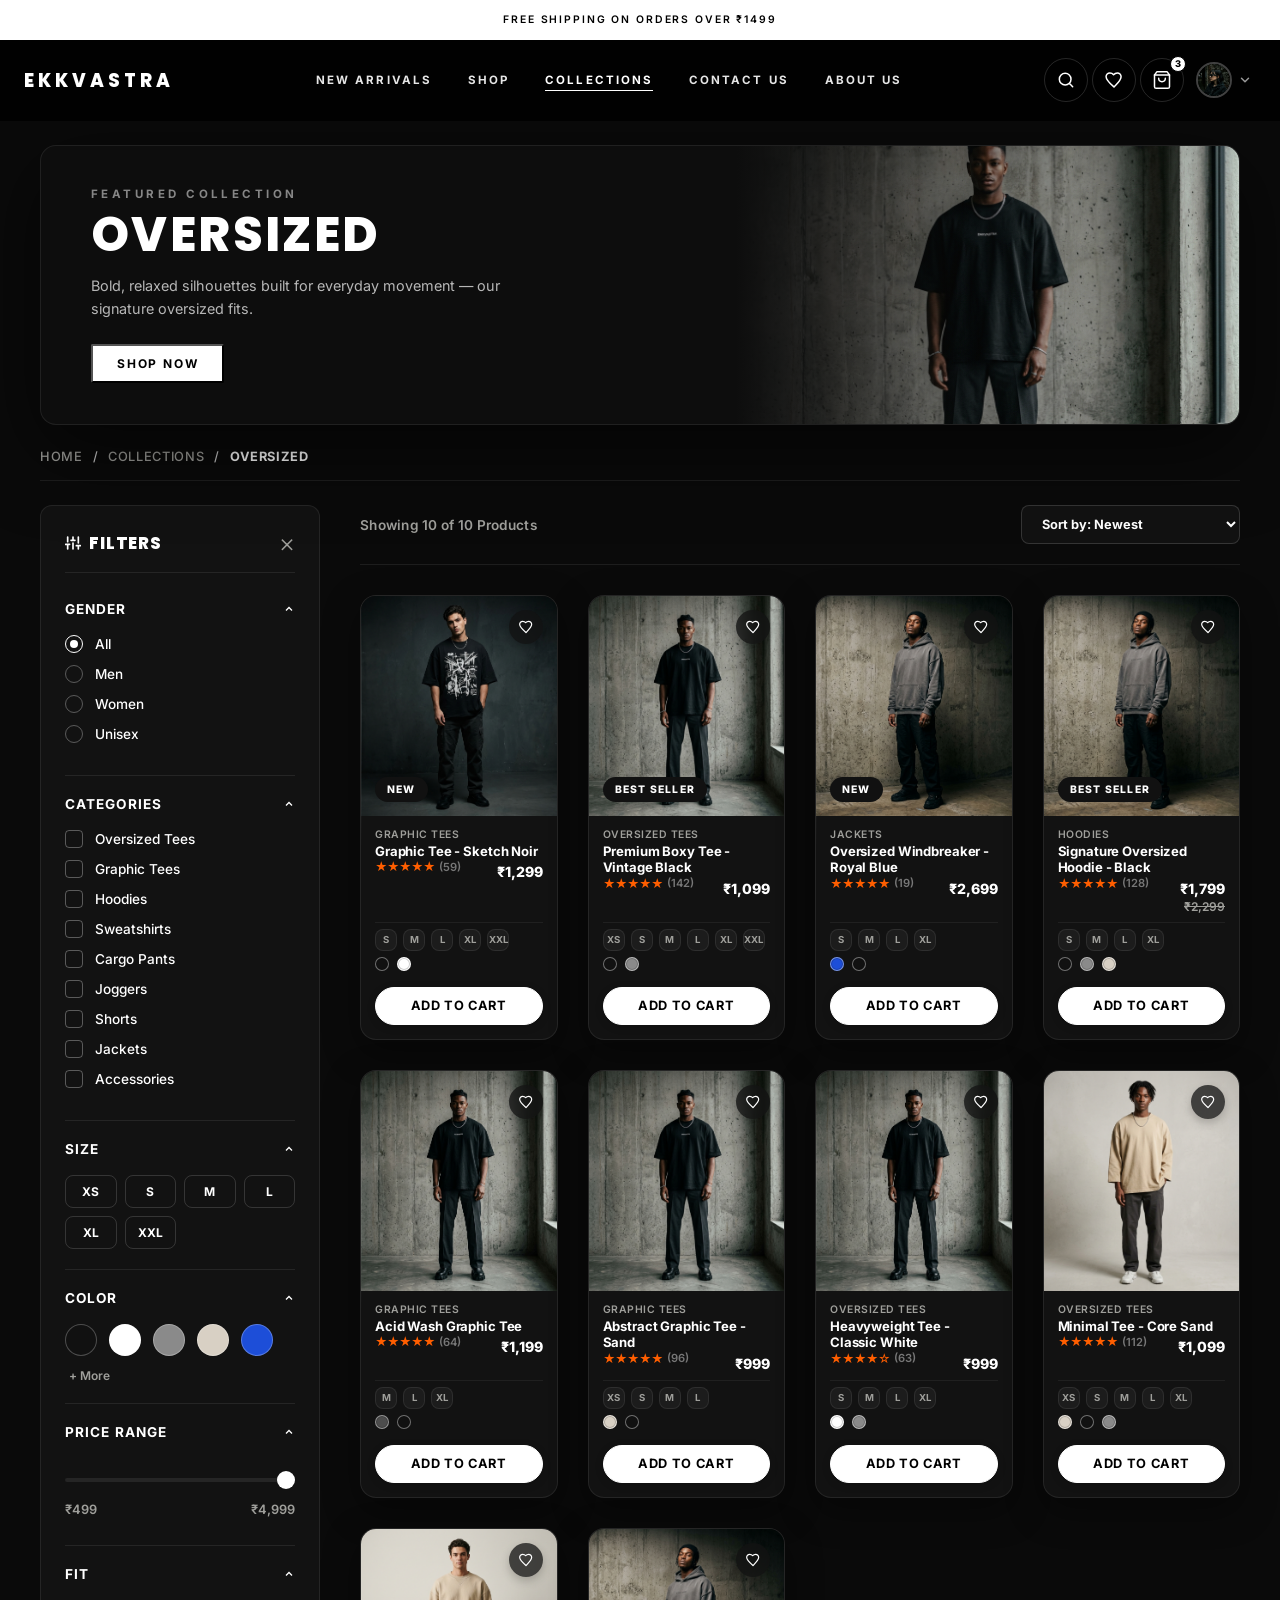
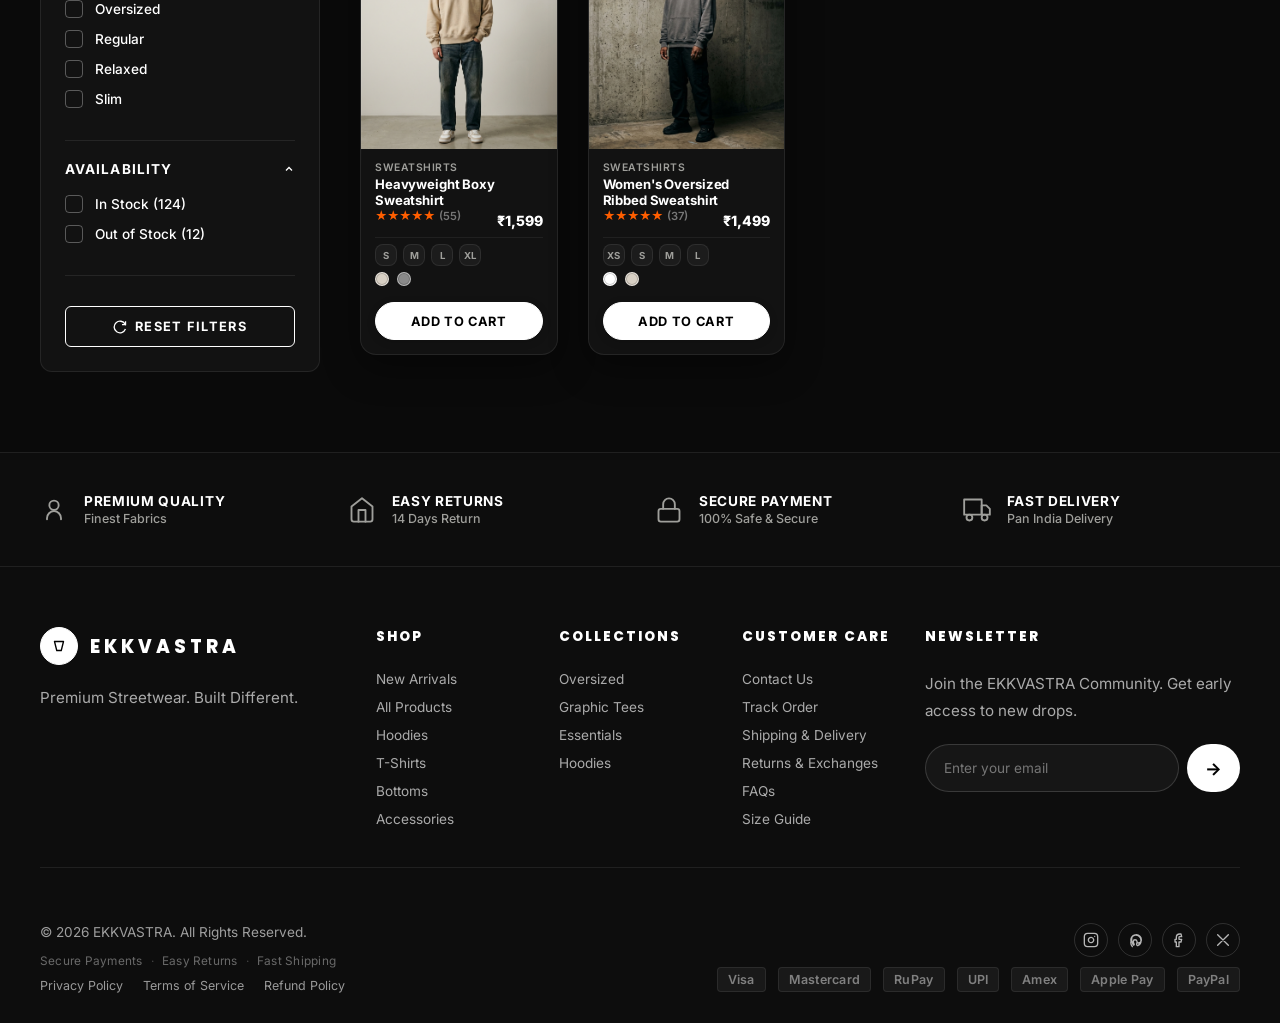
<file: collection.html>
<!DOCTYPE html>
<html lang="en" class="scroll-smooth">

<head>
    <meta charset="utf-8" />
    <meta name="viewport" content="width=device-width,initial-scale=1" />
    <title id="pageTitle">COLLECTION | EKKVASTRA | Premium Streetwear</title>
    <meta name="description" content="Shop EKKVASTRA's featured collections of premium streetwear." />
    <link rel="preconnect" href="https://fonts.googleapis.com" />
    <link rel="preconnect" href="https://fonts.gstatic.com" crossorigin />
    <link
        href="https://fonts.googleapis.com/css2?family=Inter:wght@400;500;600;700;800;900&family=Poppins:wght@500;600;700;800&display=swap"
        rel="stylesheet" />
    <style>
        :root {
            --bg: #0a0a0a; /* Dark black background */
            --panel: #121212; /* Dark charcoal cards */
            --panel-soft: #1c1c1c; /* Lighter charcoal panels */
            --ink: #ffffff; /* White text */
            --muted: #9f9f9b; /* Light grey muted text */
            --border: rgba(255, 255, 255, 0.08); /* Dark divider border */
            --soft-shadow: 0 12px 36px rgba(0, 0, 0, 0.4);
            --hero-shadow: 0 24px 80px rgba(0, 0, 0, 0.6);
            --max: 1440px;
            --font-sans: "Inter", sans-serif;
            --font-display: "Poppins", "Inter", sans-serif;
        }

        * {
            box-sizing: border-box;
        }

        html,
        body {
            margin: 0;
            min-height: 100%;
            background: var(--bg);
            color: var(--ink);
            font-family: var(--font-sans);
            -webkit-font-smoothing: antialiased;
            max-width: 100%;
            overflow-x: clip;
        }

        html {
            scroll-behavior: smooth;
        }

        img {
            display: block;
            width: 100%;
            height: auto;
        }

        a {
            color: inherit;
            text-decoration: none;
        }

        button,
        input,
        select {
            font: inherit;
        }

        .page-shell {
            width: 100%;
            max-width: var(--max);
            margin: 0 auto;
            padding: 0 16px;
        }

        @media (min-width: 640px) {
            .page-shell {
                padding: 0 24px;
            }
        }

        @media (min-width: 1024px) {
            .page-shell {
                padding: 0 40px;
            }
        }

        .section-space {
            padding: 56px 0;
        }

        @media (min-width: 640px) {
            .section-space {
                padding: 80px 0;
            }
        }

        @media (min-width: 1024px) {
            .section-space {
                padding: 100px 0;
            }
        }

        .eyebrow {
            font-size: 0.72rem;
            font-weight: 700;
            text-transform: uppercase;
            letter-spacing: 0.34em;
            color: #73736f;
        }

        .title-lg {
            font-family: var(--font-display);
            font-size: clamp(2rem, 5vw, 5rem);
            line-height: 0.92;
            font-weight: 800;
            letter-spacing: -0.05em;
            margin: 0;
        }

        .title-md {
            font-family: var(--font-display);
            font-size: clamp(1.55rem, 3vw, 2.7rem);
            line-height: 1;
            font-weight: 700;
            letter-spacing: -0.04em;
            margin: 0;
        }

        .copy {
            font-size: 0.98rem;
            line-height: 1.75;
            color: var(--muted);
        }

        .btn-primary,
        .btn-secondary {
            display: inline-flex;
            align-items: center;
            justify-content: center;
            min-height: 48px;
            padding: 12px 24px;
            border-radius: 999px;
            font-size: 0.95rem;
            font-weight: 700;
            transition: transform 0.3s ease, background-color 0.3s ease, border-color 0.3s ease, opacity 0.3s ease;
            will-change: transform;
        }

        .btn-primary:hover,
        .btn-secondary:hover,
        .icon-btn:hover {
            transform: translateY(-2px);
        }

        .btn-primary {
            background: #000;
            color: #fff;
        }

        .btn-primary:hover {
            background: #1a1a1a;
        }

        .btn-secondary {
            border: 1px solid rgba(0, 0, 0, 0.1);
            background: #fff;
            color: #000;
        }

        .btn-secondary:hover {
            border-color: rgba(0, 0, 0, 0.2);
            background: rgba(0, 0, 0, 0.03);
        }

        .icon-btn {
            display: inline-flex;
            align-items: center;
            justify-content: center;
            width: 44px;
            height: 44px;
            border-radius: 999px;
            border: 1px solid rgba(0, 0, 0, 0.08);
            background: rgba(255, 255, 255, 0.82);
            backdrop-filter: blur(14px);
            -webkit-backdrop-filter: blur(14px);
            cursor: pointer;
            transition: transform 0.3s ease, background-color 0.3s ease, color 0.3s ease, border-color 0.3s ease, opacity 0.3s ease;
            color: inherit;
        }

        .announcement-bar {
            background: #ffffff;
            color: #000000;
            text-align: center;
            height: 40px;
            font-size: 0.65rem;
            font-weight: 600;
            letter-spacing: 0.18em;
            text-transform: uppercase;
            display: flex;
            align-items: center;
            justify-content: center;
            z-index: 80;
            position: relative;
            box-sizing: border-box;
            border-bottom: 1px solid rgba(255, 255, 255, 0.08);
        }

        .sticky-header {
            position: sticky;
            top: 0;
            left: 0;
            right: 0;
            z-index: 70;
            background: rgba(0, 0, 0, 0.85);
            backdrop-filter: blur(12px);
            -webkit-backdrop-filter: blur(12px);
            border-bottom: 1px solid transparent;
            transition: background-color 0.4s cubic-bezier(0.16, 1, 0.3, 1), backdrop-filter 0.4s cubic-bezier(0.16, 1, 0.3, 1), border-color 0.4s cubic-bezier(0.16, 1, 0.3, 1), box-shadow 0.4s cubic-bezier(0.16, 1, 0.3, 1);
        }

        .sticky-header.scrolled {
            background: rgba(0, 0, 0, 0.75);
            backdrop-filter: blur(20px);
            -webkit-backdrop-filter: blur(20px);
            border-bottom: 1px solid rgba(255, 255, 255, 0.08);
            box-shadow: 0 10px 30px rgba(0, 0, 0, 0.25);
        }

        .header-inner {
            max-width: var(--max);
            width: 100%;
            margin: 0 auto;
            display: flex;
            align-items: center;
            justify-content: space-between;
            gap: 18px;
            min-height: 80px;
            padding: 0 24px;
            transition: min-height 0.4s cubic-bezier(0.16, 1, 0.3, 1);
        }

        .sticky-header.scrolled .header-inner {
            min-height: 72px;
        }

        .logo {
            display: flex;
            align-items: center;
            gap: 12px;
            transition: opacity 0.25s ease, transform 0.25s ease;
            flex-shrink: 0;
        }

        .logo-mark {
            width: 38px;
            height: 38px;
            border-radius: 999px;
            display: grid;
            place-items: center;
            background: transparent;
            color: #fff;
            border: 1px solid rgba(255, 255, 255, 0.28);
            transition: border-color 0.35s ease, color 0.35s ease;
        }

        .logo-text {
            font-family: var(--font-display);
            font-size: 1.15rem;
            font-weight: 800;
            letter-spacing: 0.22em;
            text-transform: uppercase;
            color: #fff;
            transition: color 0.35s ease;
        }

        .nav-links {
            display: none;
            align-items: center;
            justify-content: center;
            gap: 12px;
            flex: 1;
            padding: 0 8px;
        }

        @media (min-width: 1024px) {
            .nav-links {
                display: flex;
            }
        }

        .nav-links a {
            position: relative;
            font-size: 0.72rem;
            font-weight: 700;
            letter-spacing: 0.18em;
            text-transform: uppercase;
            padding: 10px 12px;
            color: rgba(255, 255, 255, 0.9);
            transition: color 0.35s ease, opacity 0.25s ease, transform 0.25s ease;
        }

        .nav-links a::after {
            content: "";
            position: absolute;
            left: 12px;
            right: 12px;
            bottom: 6px;
            height: 1.5px;
            background: currentColor;
            transform: scaleX(0);
            transform-origin: left;
            transition: transform 0.3s cubic-bezier(0.16, 1, 0.3, 1);
        }

        .nav-links a:hover::after,
        .nav-links a.active::after {
            transform: scaleX(1);
        }

        .nav-links a:hover,
        .nav-links a.active {
            color: #fff;
        }

        .nav-item-dropdown {
            position: relative;
        }

        .dropdown-trigger {
            display: inline-flex;
            align-items: center;
            gap: 4px;
        }

        .chevron-icon {
            transition: transform 0.3s ease;
        }

        .nav-item-dropdown:hover .chevron-icon {
            transform: rotate(180deg);
        }

        .dropdown-menu {
            position: absolute;
            top: 100%;
            left: 50%;
            transform: translateX(-50%) translateY(12px);
            background: #111111;
            border: 1px solid rgba(255, 255, 255, 0.1);
            border-radius: 8px;
            padding: 10px 0;
            min-width: 160px;
            box-shadow: 0 10px 30px rgba(0, 0, 0, 0.3);
            opacity: 0;
            visibility: hidden;
            transition: opacity 0.3s ease, transform 0.3s ease, visibility 0.3s ease;
            z-index: 100;
        }

        .nav-item-dropdown:hover .dropdown-menu {
            opacity: 1;
            visibility: visible;
            transform: translateX(-50%) translateY(0);
        }

        .dropdown-menu a {
            display: block;
            padding: 8px 20px;
            font-size: 0.7rem;
            letter-spacing: 0.1em;
            text-transform: uppercase;
            color: rgba(255, 255, 255, 0.7) !important;
            transition: color 0.2s ease, background 0.2s ease;
        }

        .dropdown-menu a::after {
            display: none !important;
        }

        .dropdown-menu a:hover {
            color: #fff !important;
            background: rgba(255, 255, 255, 0.05);
        }

        .nav-actions {
            display: none;
            align-items: center;
            gap: 4px;
        }

        @media (min-width: 768px) {
            .nav-actions {
                display: flex;
            }
        }

        .nav-actions .icon-btn {
            background: transparent;
            border: 1px solid rgba(255, 255, 255, 0.15);
            color: #fff;
            position: relative;
            overflow: visible !important;
            transition: transform 0.25s ease, background-color 0.25s ease, border-color 0.25s ease;
        }

        .nav-actions .icon-btn:hover {
            background: rgba(255, 255, 255, 0.08);
            border-color: rgba(255, 255, 255, 0.3);
            transform: translateY(-1px);
        }

        /* Avatar button */
        .nav-avatar-btn {
            display: inline-flex;
            align-items: center;
            gap: 6px;
            background: transparent;
            border: none;
            cursor: pointer;
            padding: 4px 4px 4px 8px;
            border-radius: 999px;
            transition: background 0.25s ease;
            text-decoration: none;
        }
        .nav-avatar-btn:hover { background: rgba(255, 255, 255, 0.06); }
        .nav-avatar-img {
            width: 36px;
            height: 36px;
            border-radius: 50%;
            object-fit: cover;
            border: 2px solid rgba(255, 255, 255, 0.25);
            display: block;
        }
        .nav-avatar-chevron {
            color: rgba(255, 255, 255, 0.6);
            display: flex;
            align-items: center;
            transition: color 0.2s;
        }
        .nav-avatar-btn:hover .nav-avatar-chevron { color: #fff; }

        /* Wishlist nav link */
        .nav-wishlist-btn {
            position: relative;
            text-decoration: none;
        }
        .nav-wishlist-badge {
            display: none;
            position: absolute;
            top: -3px;
            right: -3px;
            background: #ff5e00;
            color: #fff;
            font-size: 0.58rem;
            font-weight: 800;
            width: 16px;
            height: 16px;
            border-radius: 50%;
            align-items: center;
            justify-content: center;
            line-height: 1;
            box-shadow: 0 2px 4px rgba(0, 0, 0, 0.15);
            border: 1.5px solid #000;
            z-index: 10;
        }
        .nav-wishlist-badge.visible {
            display: flex;
        }

        .cart-icon-wrap {
            position: relative;
        }

        .cart-badge {
            position: absolute;
            top: -3px;
            right: -3px;
            background: #fff;
            color: #000;
            font-size: 0.58rem;
            font-weight: 800;
            width: 16px;
            height: 16px;
            border-radius: 50%;
            display: none;
            align-items: center;
            justify-content: center;
            line-height: 1;
            box-shadow: 0 2px 4px rgba(0, 0, 0, 0.15);
            border: 1.5px solid #000;
            z-index: 10;
        }

        .cart-badge.visible {
            display: flex;
        }

        .mobile-menu-btn {
            display: inline-flex;
            background: transparent;
            border: 1px solid rgba(255, 255, 255, 0.15);
            color: #fff;
        }

        @media (min-width: 1024px) {
            .mobile-menu-btn {
                display: none;
            }
        }



        /* --------------------------------- */
        /* SHOP PAGE STYLING                 */
        /* --------------------------------- */

        .shop-page-wrapper {
            padding-top: 24px; /* Offset for sticky header */
            background: var(--bg);
        }

        /* Shop Hero Banner */
        .shop-hero {
            display: flex;
            background: #0d0d0d;
            border-radius: 16px;
            min-height: 280px;
            overflow: hidden;
            position: relative;
            margin-bottom: 8px;
            border: 1px solid rgba(255, 255, 255, 0.08);
            box-shadow: var(--hero-shadow);
        }

        .shop-hero-content {
            flex: 1;
            padding: 40px 50px;
            display: flex;
            flex-direction: column;
            justify-content: center;
            align-items: flex-start;
            z-index: 2;
        }

        .shop-hero-eyebrow {
            font-size: 0.72rem;
            font-weight: 700;
            text-transform: uppercase;
            letter-spacing: 0.3em;
            color: rgba(255, 255, 255, 0.5);
            margin-bottom: 8px;
        }

        .shop-hero-title {
            font-family: var(--font-display);
            font-size: clamp(1.8rem, 4vw, 3rem);
            font-weight: 800;
            letter-spacing: 0.05em;
            color: #fff;
            margin: 0 0 12px 0;
            line-height: 1.1;
            text-transform: uppercase;
        }

        .shop-hero-desc {
            font-size: 0.9rem;
            color: rgba(255, 255, 255, 0.7);
            margin: 0 0 24px 0;
            max-width: 420px;
            line-height: 1.6;
        }

        .shop-hero-btn {
            display: inline-flex;
            align-items: center;
            justify-content: center;
            padding: 10px 24px;
            background: #fff;
            color: #000;
            font-size: 0.75rem;
            font-weight: 700;
            letter-spacing: 0.15em;
            text-transform: uppercase;
            border-radius: 2px;
            transition: all 0.3s ease;
            cursor: pointer;
        }

        .shop-hero-btn:hover {
            background: #e5dfd6;
            transform: translateY(-2px);
            box-shadow: 0 8px 24px rgba(255, 255, 255, 0.15);
        }

        .shop-hero-img {
            width: 42%;
            background-image: url('images/ekkvastra_back_print_tee.png');
            background-size: cover;
            background-position: center 25%;
            position: relative;
        }

        .shop-hero-img::before {
            content: "";
            position: absolute;
            inset: 0;
            background: linear-gradient(90deg, #0d0d0d 0%, rgba(13, 13, 13, 0.4) 40%, transparent 100%);
        }

        @media (max-width: 767px) {
            .shop-hero {
                flex-direction: column;
                min-height: auto;
            }
            .shop-hero-content {
                padding: 30px 24px;
                order: 2;
            }
            .shop-hero-img {
                width: 100%;
                height: 200px;
                order: 1;
            }
            .shop-hero-img::before {
                background: linear-gradient(180deg, transparent 0%, rgba(13, 13, 13, 0.8) 100%);
            }
        }

        /* Breadcrumb */
        .breadcrumb-container {
            padding: 16px 0;
            font-size: 0.8rem;
            font-weight: 500;
            letter-spacing: 0.05em;
            text-transform: uppercase;
            border-bottom: 1px solid var(--border);
            margin-bottom: 24px;
        }

        .breadcrumb {
            display: flex;
            align-items: center;
            flex-wrap: wrap;
            gap: 2px;
        }

        .breadcrumb a {
            color: var(--muted);
            transition: color 0.2s ease;
        }

        .breadcrumb a:hover {
            color: var(--ink);
        }

        .breadcrumb-separator {
            color: #ccc;
            margin: 0 8px;
        }

        .breadcrumb-current {
            color: var(--ink);
            font-weight: 700;
        }

        /* Main Content Layout */
        .shop-layout {
            display: grid;
            grid-template-columns: 280px 1fr;
            gap: 40px;
            align-items: start;
        }

        @media (max-width: 991px) {
            .shop-layout {
                grid-template-columns: 1fr;
                gap: 20px;
            }
        }

        /* Sidebar Filters (Desktop) */
        .filter-sidebar {
            background: var(--panel);
            border: 1.5px solid var(--border);
            border-radius: 12px;
            padding: 24px;
            display: flex;
            flex-direction: column;
            transition: transform 0.4s cubic-bezier(0.16, 1, 0.3, 1), visibility 0.4s, opacity 0.3s ease;
        }

        .filter-sidebar.closed-desktop {
            display: none;
        }

        .shop-layout.sidebar-closed {
            grid-template-columns: 1fr;
        }

        .drawer-header {
            display: flex;
            justify-content: space-between;
            align-items: center;
            border-bottom: 1px solid var(--border);
            padding-bottom: 16px;
            margin-bottom: 8px;
        }

        .drawer-header h3 {
            display: flex;
            align-items: center;
            font-family: var(--font-display);
            font-weight: 800;
            font-size: 1.05rem;
            letter-spacing: 0.05em;
            text-transform: uppercase;
            margin: 0;
            color: #fff;
        }

        .drawer-header .close-drawer-btn {
            background: transparent;
            border: none;
            font-size: 1.6rem;
            font-weight: 300;
            cursor: pointer;
            line-height: 1;
            color: var(--muted);
            padding: 0;
            transition: color 0.2s ease;
        }

        .drawer-header .close-drawer-btn:hover {
            color: #fff;
        }

        .filter-group {
            border-bottom: 1px solid var(--border);
            padding: 20px 0;
        }

        .filter-group:first-of-type {
            padding-top: 8px;
        }

        .filter-header {
            display: flex;
            justify-content: space-between;
            align-items: center;
            cursor: pointer;
            font-weight: 700;
            font-size: 0.85rem;
            letter-spacing: 0.08em;
            text-transform: uppercase;
            color: var(--ink);
            user-select: none;
        }

        .filter-header .chevron {
            transition: transform 0.4s cubic-bezier(0.16, 1, 0.3, 1);
            transform: rotate(180deg); /* Points up by default */
        }

        .filter-group.collapsed .chevron {
            transform: rotate(0deg); /* Points down when collapsed */
        }

        /* Color swatches adjustment for More button */
        .more-colors-text {
            font-size: 0.75rem;
            font-weight: 600;
            color: var(--muted);
            cursor: pointer;
            align-self: center;
            margin-left: 4px;
            transition: color 0.2s ease;
        }

        .more-colors-text:hover {
            color: #fff;
            text-decoration: underline;
        }

        .filter-options {
            margin-top: 18px;
            max-height: 400px;
            overflow: hidden;
            transition: max-height 0.4s cubic-bezier(0.16, 1, 0.3, 1), margin-top 0.4s ease, opacity 0.4s ease;
            opacity: 1;
        }

        .filter-group.collapsed .filter-options {
            max-height: 0;
            margin-top: 0;
            opacity: 0;
            pointer-events: none;
        }

        /* Custom inputs */
        .check-label,
        .radio-label {
            display: flex;
            align-items: center;
            gap: 12px;
            font-size: 0.85rem;
            font-weight: 500;
            color: var(--ink);
            margin-bottom: 12px;
            cursor: pointer;
            position: relative;
            user-select: none;
        }

        .check-label input,
        .radio-label input {
            position: absolute;
            opacity: 0;
            cursor: pointer;
            height: 0;
            width: 0;
        }

        .custom-check {
            width: 18px;
            height: 18px;
            border: 1.5px solid rgba(255, 255, 255, 0.3);
            border-radius: 4px;
            background: transparent;
            display: inline-block;
            position: relative;
            transition: all 0.2s ease;
        }

        .check-label:hover input ~ .custom-check {
            border-color: #fff;
        }

        .check-label input:checked ~ .custom-check {
            background: #fff;
            border-color: #fff;
        }

        .check-label input:checked ~ .custom-check::after {
            content: "";
            position: absolute;
            left: 5px;
            top: 2px;
            width: 4px;
            height: 8px;
            border: solid black;
            border-width: 0 2px 2px 0;
            transform: rotate(45deg);
        }

        .custom-radio {
            width: 18px;
            height: 18px;
            border: 1.5px solid rgba(255, 255, 255, 0.3);
            border-radius: 50%;
            background: transparent;
            display: inline-block;
            position: relative;
            transition: all 0.2s ease;
        }

        .radio-label:hover input ~ .custom-radio {
            border-color: #fff;
        }

        .radio-label input:checked ~ .custom-radio {
            border-color: #fff;
        }

        .radio-label input:checked ~ .custom-radio::after {
            content: "";
            position: absolute;
            left: 4px;
            top: 4px;
            width: 8px;
            height: 8px;
            border-radius: 50%;
            background: #fff;
        }

        /* Size filter grid */
        .size-grid {
            display: grid;
            grid-template-columns: repeat(4, 1fr);
            gap: 8px;
        }

        .size-btn {
            border: 1.5px solid rgba(255, 255, 255, 0.15);
            background: transparent;
            color: #fff;
            text-align: center;
            padding: 8px 0;
            border-radius: 8px;
            cursor: pointer;
            font-size: 0.75rem;
            font-weight: 700;
            transition: all 0.2s ease;
        }

        .size-btn:hover {
            border-color: #fff;
        }

        .size-btn.active {
            background: #fff;
            color: #000;
            border-color: #fff;
        }

        /* Color Swatches */
        .color-swatches {
            display: flex;
            flex-wrap: wrap;
            gap: 12px;
        }

        .color-swatch {
            width: 32px;
            height: 32px;
            border-radius: 50%;
            border: 1.5px solid rgba(255, 255, 255, 0.25);
            cursor: pointer;
            position: relative;
            transition: all 0.2s ease;
            background: none;
            padding: 0;
        }

        .color-swatch:hover {
            transform: scale(1.1);
            border-color: var(--ink);
        }

        .color-swatch.active {
            border-color: var(--ink);
            transform: scale(1.05);
        }

        .color-swatch.active::after {
            content: "";
            position: absolute;
            inset: 3px;
            border-radius: 50%;
            border: 2.5px solid #fff;
            box-sizing: border-box;
        }
        
        .color-swatch[title="White"].active::after {
            border-color: #000;
        }

        /* Price Range Slider */
        .price-slider-wrap {
            padding: 8px 0;
        }

        .price-range-values {
            display: flex;
            justify-content: space-between;
            font-size: 0.8rem;
            color: var(--muted);
            margin-top: 10px;
            font-weight: 600;
        }

        input[type="range"] {
            -webkit-appearance: none;
            width: 100%;
            height: 4px;
            background: var(--border);
            border-radius: 99px;
            outline: none;
            margin: 10px 0;
        }

        input[type="range"]::-webkit-slider-thumb {
            -webkit-appearance: none;
            appearance: none;
            width: 18px;
            height: 18px;
            border-radius: 50%;
            background: var(--ink);
            cursor: pointer;
            transition: transform 0.1s ease;
        }

        input[type="range"]::-webkit-slider-thumb:hover {
            transform: scale(1.2);
        }

        /* Reset filters button */
        .reset-filters-btn {
            width: 100%;
            margin-top: 30px;
            padding: 12px;
            background: transparent;
            border: 1.5px solid #fff;
            color: #fff;
            font-weight: 700;
            font-size: 0.8rem;
            letter-spacing: 0.1em;
            text-transform: uppercase;
            border-radius: 6px;
            cursor: pointer;
            display: flex;
            align-items: center;
            justify-content: center;
            transition: all 0.25s ease;
        }

        .reset-filters-btn:hover {
            background: #fff;
            color: #000;
            transform: translateY(-2px);
            box-shadow: 0 6px 20px rgba(255, 255, 255, 0.15);
        }

        /* Top Toolbar */
        .toolbar {
            display: flex;
            justify-content: space-between;
            align-items: center;
            border-bottom: 1px solid var(--border);
            padding-bottom: 20px;
            margin-bottom: 30px;
        }

        .toolbar-left {
            font-size: 0.85rem;
            color: var(--muted);
            font-weight: 600;
            letter-spacing: 0.02em;
        }

        .toolbar-right {
            display: flex;
            gap: 12px;
        }

        .sort-select {
            padding: 10px 16px;
            border: 1.5px solid rgba(255, 255, 255, 0.15);
            border-radius: 8px;
            background: #121212;
            font-size: 0.8rem;
            font-weight: 700;
            cursor: pointer;
            color: #fff;
            outline: none;
            transition: border-color 0.2s ease;
        }

        .sort-select:hover,
        .sort-select:focus {
            border-color: #fff;
        }

        .mobile-filter-trigger {
            display: none;
            align-items: center;
            gap: 8px;
            padding: 10px 16px;
            border: 1.5px solid rgba(255, 255, 255, 0.15);
            border-radius: 8px;
            background: #121212;
            font-size: 0.8rem;
            font-weight: 700;
            cursor: pointer;
            color: #fff;
        }

        .mobile-filter-trigger:hover {
            border-color: #fff;
        }

        @media (max-width: 991px) {
            .mobile-filter-trigger {
                display: inline-flex;
            }
        }

        /* Product Grid on Shop */
        .product-grid {
            display: grid;
            grid-template-columns: repeat(2, minmax(0, 1fr));
            gap: 12px;
        }

        @media (min-width: 520px) {
            .product-grid {
                grid-template-columns: repeat(2, minmax(0, 1fr));
                gap: 24px;
            }
        }

        @media (min-width: 1024px) {
            .product-grid {
                grid-template-columns: repeat(3, minmax(0, 1fr));
                gap: 28px;
            }
        }

        @media (min-width: 1200px) {
            .product-grid {
                grid-template-columns: repeat(4, minmax(0, 1fr));
                gap: 30px;
            }
        }

        /* Premium Product Card Modifications */
        .product-card {
            position: relative;
            border-radius: 16px;
            overflow: hidden;
            background: var(--panel);
            border: 1.5px solid var(--border);
            box-shadow: var(--soft-shadow);
            transition: transform 0.35s cubic-bezier(0.16, 1, 0.3, 1), box-shadow 0.35s cubic-bezier(0.16, 1, 0.3, 1);
            display: flex;
            flex-direction: column;
            height: 100%;
        }

        .product-card:hover,
        .product-card.reveal.visible:hover {
            transform: translateY(-8px);
            box-shadow: 0 20px 48px rgba(0, 0, 0, 0.5);
        }

        .product-image {
            position: relative;
            overflow: hidden;
            height: 220px;
            background: #161616;
        }

        .product-image img {
            position: absolute;
            inset: 0;
            width: 100%;
            height: 100%;
            object-fit: cover;
            transition: transform 0.6s cubic-bezier(0.16, 1, 0.3, 1), opacity 0.5s ease;
        }

        .product-card:hover .default-img {
            opacity: 0;
            transform: scale(1.05);
        }

        .product-card:hover .hover-img {
            opacity: 1;
            transform: scale(1.05);
        }

        .product-image .hover-img {
            opacity: 0;
        }

        .wishlist {
            position: absolute;
            top: 14px;
            right: 14px;
            width: 34px;
            height: 34px;
            border-radius: 50%;
            border: 0;
            background: rgba(18, 18, 18, 0.75);
            backdrop-filter: blur(8px);
            -webkit-backdrop-filter: blur(8px);
            display: grid;
            place-items: center;
            z-index: 2;
            cursor: pointer;
            box-shadow: 0 4px 10px rgba(0, 0, 0, 0.2);
            transition: transform 0.15s ease, background 0.2s ease, color 0.2s ease;
            color: #fff;
        }

        .wishlist:hover {
            transform: scale(1.12);
            background: #fff;
            color: #000;
        }

        .wishlist svg {
            transition: fill 0.2s, stroke 0.2s;
            pointer-events: none;
        }

        .wishlist.active {
            background: rgba(255, 94, 0, 0.15);
            color: #ff5e00;
        }

        .wishlist.active svg {
            fill: #ff5e00;
            stroke: #ff5e00;
        }

        @keyframes wishlist-pop {
            0%   { transform: scale(1); }
            40%  { transform: scale(1.35); }
            70%  { transform: scale(0.9); }
            100% { transform: scale(1); }
        }
        .wishlist.pop {
            animation: wishlist-pop 0.35s ease forwards;
        }

        /* 3D Liftup and Rotate animation styles */
        .product-card {
            transform-style: preserve-3d;
            perspective: 1000px;
        }

        /* Premium Shine/Reflection on Lift */
        .product-card::after {
            content: '';
            position: absolute;
            inset: 0;
            background: linear-gradient(135deg, rgba(255,255,255,0) 30%, rgba(255,255,255,0.2) 50%, rgba(255,255,255,0) 70%);
            transform: translateX(-100%);
            transition: transform 0.6s ease;
            pointer-events: none;
            z-index: 5;
        }

        /* Special class applied on click triggering animation */
        .product-card.detail-triggering {
            pointer-events: none;
            animation: liftup-rotate-anim 0.85s cubic-bezier(0.25, 1, 0.5, 1) forwards;
            z-index: 999;
        }
        .product-card.detail-triggering::after {
            transform: translateX(100%);
            transition: transform 0.85s ease;
        }

        @keyframes liftup-rotate-anim {
            0% {
                transform: translateY(0) rotateX(0deg) rotateY(0deg) scale(1);
                box-shadow: 0 10px 28px rgba(15, 15, 15, 0.06);
            }
            35% {
                /* Lifted up first, no rotation yet */
                transform: translateY(-20px) rotateX(0deg) rotateY(0deg) scale(1.04);
                box-shadow: 0 30px 60px rgba(0, 0, 0, 0.35);
                opacity: 1;
            }
            75% {
                /* Kept lifted and rotated in 3D perspective */
                transform: translateY(-22px) rotateX(12deg) rotateY(20deg) scale(1.02);
                box-shadow: 0 40px 80px rgba(0, 0, 0, 0.45);
                opacity: 1;
            }
            100% {
                /* Fade out / scale down slightly to handoff to modal */
                transform: translateY(-24px) rotateX(12deg) rotateY(20deg) scale(0.95);
                box-shadow: 0 45px 90px rgba(0, 0, 0, 0.5);
                opacity: 0;
            }
        }

        /* Product Details Modal Overlay */
        .details-modal-overlay {
            position: fixed;
            inset: 0;
            z-index: 9999;
            background: rgba(0, 0, 0, 0.85);
            backdrop-filter: blur(12px);
            -webkit-backdrop-filter: blur(12px);
            display: flex;
            align-items: center;
            justify-content: center;
            opacity: 0;
            pointer-events: none;
            transition: opacity 0.4s cubic-bezier(0.16, 1, 0.3, 1);
            padding: 20px;
        }
        .details-modal-overlay.open {
            opacity: 1;
            pointer-events: auto;
        }
        .details-modal-container {
            background: #121212;
            border: 1px solid rgba(255, 255, 255, 0.08);
            border-radius: 24px;
            width: min(880px, 100%);
            max-height: min(700px, 90vh);
            overflow: hidden;
            position: relative;
            box-shadow: 0 30px 80px rgba(0, 0, 0, 0.8);
            transform: scale(0.92) translateY(20px);
            transition: transform 0.4s cubic-bezier(0.16, 1, 0.3, 1);
            display: flex;
            flex-direction: row;
        }
        @media (max-width: 768px) {
            .details-modal-container {
                flex-direction: column;
                max-height: 92vh;
                overflow-y: auto;
            }
        }
        .details-modal-overlay.open .details-modal-container {
            transform: scale(1) translateY(0);
        }
        .details-close-btn {
            position: absolute;
            top: 20px;
            right: 20px;
            width: 36px;
            height: 36px;
            border-radius: 50%;
            border: 1px solid rgba(255, 255, 255, 0.15);
            background: rgba(255, 255, 255, 0.05);
            color: #fff;
            font-size: 1.1rem;
            display: grid;
            place-items: center;
            cursor: pointer;
            transition: background 0.2s, transform 0.2s;
            z-index: 10;
        }
        .details-close-btn:hover {
            background: #fff;
            color: #000;
            transform: rotate(90deg);
        }
        .details-media {
            flex: 1.1;
            position: relative;
            background: #1a1a1a;
            display: flex;
            align-items: center;
            justify-content: center;
            overflow: hidden;
            min-height: 380px;
        }
        .details-media img {
            width: 100%;
            height: 100%;
            object-fit: cover;
            transition: transform 0.5s ease;
        }
        .details-media:hover img {
            transform: scale(1.05);
        }
        .details-info {
            flex: 1;
            padding: 40px;
            display: flex;
            flex-direction: column;
            gap: 20px;
            overflow-y: auto;
        }
        @media (max-width: 520px) {
            .details-info {
                padding: 24px;
                gap: 16px;
            }
        }
        .details-brand {
            font-size: 0.72rem;
            font-weight: 800;
            letter-spacing: 0.15em;
            color: #ff5e00;
            text-transform: uppercase;
        }
        .details-title {
            font-size: clamp(1.2rem, 3vw, 1.7rem);
            font-weight: 800;
            line-height: 1.2;
            color: #fff;
        }
        .details-price-row {
            display: flex;
            align-items: baseline;
            gap: 12px;
        }
        .details-price {
            font-size: 1.4rem;
            font-weight: 800;
            color: #fff;
        }
        .details-oldprice {
            font-size: 0.95rem;
            color: #888;
            text-decoration: line-through;
        }
        .details-desc {
            font-size: 0.85rem;
            color: #ccc;
            line-height: 1.6;
        }
        .details-options-title {
            font-size: 0.75rem;
            font-weight: 700;
            text-transform: uppercase;
            color: #888;
            margin-bottom: 8px;
            letter-spacing: 0.05em;
        }
        .details-size-chips, .details-color-chips {
            display: flex;
            gap: 8px;
            flex-wrap: wrap;
        }
        .details-size-chip {
            min-width: 36px;
            height: 36px;
            border: 1px solid rgba(255, 255, 255, 0.15);
            background: rgba(255, 255, 255, 0.03);
            border-radius: 8px;
            color: #ccc;
            font-size: 0.75rem;
            font-weight: 700;
            display: inline-flex;
            align-items: center;
            justify-content: center;
            cursor: pointer;
            transition: all 0.2s;
        }
        .details-size-chip:hover, .details-size-chip.selected {
            border-color: #fff;
            color: #fff;
            background: rgba(255, 255, 255, 0.1);
        }
        .details-size-chip.selected {
            box-shadow: 0 0 0 1px #fff;
        }
        .details-color-chip {
            width: 24px;
            height: 24px;
            border-radius: 50%;
            border: 2px solid transparent;
            box-shadow: 0 0 0 1px rgba(255, 255, 255, 0.3);
            cursor: pointer;
            position: relative;
            transition: transform 0.2s, border-color 0.2s;
        }
        .details-color-chip:hover {
            transform: scale(1.15);
        }
        .details-color-chip.selected {
            border-color: #fff;
            transform: scale(1.15);
            box-shadow: 0 0 0 1px rgba(0,0,0,0.5);
        }
        .details-btn-add {
            width: 100%;
            padding: 14px;
            background: #fff;
            color: #000;
            border: none;
            border-radius: 12px;
            font-size: 0.85rem;
            font-weight: 800;
            letter-spacing: 0.08em;
            cursor: pointer;
            transition: background 0.2s, transform 0.15s;
            margin-top: 10px;
        }
        .details-btn-add:hover {
            background: #e8e8e8;
            transform: translateY(-2px);
        }

        @media (max-width: 768px) {
            .details-btn-add {
                position: sticky;
                bottom: 0;
                box-shadow: 0 -12px 24px 6px rgba(18, 18, 18, 0.95);
            }
        }

        /* Custom scrollbars for modal */
        .details-info::-webkit-scrollbar,
        .details-modal-container::-webkit-scrollbar {
            width: 6px;
            height: 6px;
        }
        .details-info::-webkit-scrollbar-track,
        .details-modal-container::-webkit-scrollbar-track {
            background: transparent;
        }
        .details-info::-webkit-scrollbar-thumb,
        .details-modal-container::-webkit-scrollbar-thumb {
            background: rgba(255, 255, 255, 0.15);
            border-radius: 99px;
        }
        .details-info::-webkit-scrollbar-thumb:hover,
        .details-modal-container::-webkit-scrollbar-thumb:hover {
            background: rgba(255, 255, 255, 0.3);
        }

        .badge {
            position: absolute;
            left: 14px;
            bottom: 14px;
            z-index: 2;
            border-radius: 99px;
            background: #111;
            color: #fff;
            padding: 6px 12px;
            font-size: 0.65rem;
            font-weight: 800;
            letter-spacing: 0.12em;
            text-transform: uppercase;
        }

        .product-info {
            padding: 12px 14px 14px;
            display: flex;
            flex-direction: column;
            gap: 6px;
            flex-grow: 1;
            position: relative;
        }

        /* pushes sizes + colors + add-cart to the bottom */
        .card-top-section {
            flex: 1;
            display: flex;
            flex-direction: column;
            gap: 4px;
        }

        .card-bottom-section {
            display: flex;
            flex-direction: column;
            gap: 6px;
            padding-top: 6px;
            border-top: 1px solid rgba(255,255,255,0.06);
            margin-top: 2px;
        }

        .product-top {
            display: flex;
            justify-content: space-between;
            gap: 12px;
            align-items: flex-start;
        }

        .product-category {
            font-size: 0.65rem;
            color: var(--muted);
            font-weight: 600;
            text-transform: uppercase;
            letter-spacing: 0.05em;
            margin-bottom: 2px;
        }

        .product-name {
            margin: 0;
            font-size: 0.82rem;
            font-weight: 700;
            line-height: 1.25;
            letter-spacing: -0.01em;
            color: var(--ink);
        }

        .product-pricing-wrap {
            display: flex;
            flex-direction: column;
            align-items: flex-end;
        }

        .product-price {
            font-size: 0.88rem;
            font-weight: 800;
            white-space: nowrap;
            color: var(--ink);
        }

        .old-price {
            margin-top: 2px;
            font-size: 0.75rem;
            color: var(--muted);
            text-decoration: line-through;
            text-align: right;
            font-weight: 600;
        }

        .product-rating {
            display: flex;
            align-items: center;
            gap: 4px;
            color: #ff5e00;
            font-size: 0.75rem;
            margin-top: -4px;
        }

        .product-rating span:first-child {
            letter-spacing: -1px;
        }

        .sizes {
            display: flex;
            gap: 6px;
            flex-wrap: wrap;
            align-items: center;
            margin-top: 0;
        }

        .size {
            min-width: 22px;
            height: 22px;
            border-radius: 8px;
            border: 1px solid var(--border);
            display: inline-flex;
            align-items: center;
            justify-content: center;
            font-size: 0.6rem;
            font-weight: 700;
            color: var(--muted);
            background: var(--panel-soft);
        }

        .colors {
            display: flex;
            gap: 8px;
            flex-wrap: wrap;
            align-items: center;
            margin-top: 0;
        }

        .color {
            width: 14px;
            height: 14px;
            border-radius: 50%;
            border: 1px solid rgba(255, 255, 255, 0.4);
            box-shadow: inset 0 0 0 1px rgba(0, 0, 0, 0.2);
        }

        .qty-stepper {
            margin-top: 10px;
            display: flex;
            align-items: center;
            justify-content: space-between;
            width: 100%;
            height: 38px;
            border-radius: 999px;
            border: 1.5px solid #fff;
            background: #fff;
            overflow: hidden;
        }

        .qty-stepper .qty-btn {
            flex: 0 0 38px;
            height: 100%;
            display: flex;
            align-items: center;
            justify-content: center;
            background: transparent;
            border: none;
            color: #000;
            font-size: 1.05rem;
            font-weight: 700;
            line-height: 1;
            cursor: pointer;
            transition: background-color 0.2s ease, color 0.2s ease;
        }

        .qty-stepper .qty-btn:hover {
            background: #ff5e00;
            color: #fff;
        }

        .qty-stepper .qty-value {
            flex: 1;
            text-align: center;
            font-size: 0.85rem;
            font-weight: 800;
            color: #000;
        }

        .add-cart {
            margin-top: 10px;
            display: flex;
            align-items: center;
            justify-content: center;
            width: 100%;
            height: 38px;
            border-radius: 999px;
            border: 1.5px solid #fff;
            background: #fff;
            color: #000;
            font-size: 0.8rem;
            font-weight: 700;
            text-transform: uppercase;
            letter-spacing: 0.05em;
            cursor: pointer;
            transition: all 0.3s ease;
            box-shadow: 0 2px 8px rgba(0,0,0,0.15);
        }

        .add-cart:hover {
            background: transparent;
            color: #fff;
            border-color: #fff;
            transform: translateY(-2px);
        }

        /* Load More Section */
        .load-more-container {
            display: flex;
            justify-content: center;
            margin-top: 48px;
        }

        .load-more-btn {
            display: inline-flex;
            align-items: center;
            justify-content: center;
            padding: 14px 36px;
            background: #fff;
            color: #000;
            font-weight: 700;
            font-size: 0.85rem;
            letter-spacing: 0.12em;
            text-transform: uppercase;
            border: none;
            border-radius: 30px;
            cursor: pointer;
            transition: all 0.3s ease;
        }

        .load-more-btn:hover {
            background: #e5dfd6;
            transform: translateY(-2px);
            box-shadow: 0 10px 24px rgba(255,255,255,0.15);
        }

        .no-results {
            grid-column: 1 / -1;
            text-align: center;
            padding: 60px 20px;
            font-size: 1rem;
            font-weight: 600;
            color: var(--muted);
            border: 1.5px dashed var(--border);
            border-radius: 16px;
            background: var(--panel);
        }

        /* --------------------------------- */
        /* RESPONSIVE MOBILE SIDEBAR DRAWER  */
        /* --------------------------------- */
        @media (max-width: 991px) {
            .filter-sidebar {
                position: fixed;
                top: 0;
                left: -320px;
                width: 300px;
                height: 100%;
                background: #121212;
                z-index: 200;
                padding: 30px 24px;
                box-shadow: 10px 0 40px rgba(0, 0, 0, 0.4);
                display: flex;
                flex-direction: column;
                overflow-y: auto;
                transition: transform 0.4s cubic-bezier(0.16, 1, 0.3, 1), visibility 0.4s;
                visibility: hidden;
                border-right: 1px solid rgba(255, 255, 255, 0.08);
                border: none;
                border-radius: 0;
            }

            .filter-sidebar.open {
                transform: translateX(320px);
                visibility: visible;
            }

            .drawer-header {
                display: flex;
                justify-content: space-between;
                align-items: center;
                margin-bottom: 24px;
                border-bottom: 1.5px solid var(--border);
                padding-bottom: 16px;
            }

            .drawer-header h3 {
                font-family: var(--font-display);
                font-weight: 800;
                font-size: 1.15rem;
                letter-spacing: 0.05em;
                text-transform: uppercase;
                margin: 0;
            }

            .close-drawer-btn {
                background: transparent;
                border: none;
                font-size: 2rem;
                font-weight: 300;
                cursor: pointer;
                line-height: 1;
                color: var(--ink);
                padding: 0;
            }

            /* Backdrop Overlay */
            .drawer-backdrop {
                position: fixed;
                inset: 0;
                background: rgba(0, 0, 0, 0.4);
                backdrop-filter: blur(4px);
                -webkit-backdrop-filter: blur(4px);
                z-index: 199;
                opacity: 0;
                visibility: hidden;
                transition: opacity 0.4s ease, visibility 0.4s ease;
            }

            .drawer-backdrop.open {
                opacity: 1;
                visibility: visible;
            }
        }

        /* --------------------------------- */
        /* STAGGERED FADE UP REVEAL          */
        /* --------------------------------- */
        .product-card.reveal {
            opacity: 0;
            transform: translateY(30px);
            transition: opacity 0.8s cubic-bezier(0.16, 1, 0.3, 1), transform 0.8s cubic-bezier(0.16, 1, 0.3, 1), box-shadow 0.35s ease;
        }

        .product-card.reveal.visible {
            opacity: 1;
            transform: translateY(0);
        }

        /* Ripple Effect */
        .ripple {
            position: absolute;
            border-radius: 50%;
            pointer-events: none;
            background: rgba(255, 255, 255, 0.45);
            animation: ripple-effect 0.5s cubic-bezier(0.1, 0.8, 0.3, 1) forwards;
        }

        .btn-secondary .ripple,
        .icon-btn .ripple,
        .reset-filters-btn .ripple,
        .load-more-btn .ripple {
            background: rgba(0, 0, 0, 0.12);
        }

        @keyframes ripple-effect {
            from {
                transform: scale(0);
                opacity: 0.45;
            }
            to {
                transform: scale(2.5);
                opacity: 0;
            }
        }

        /* Trust Bar */
        .trust-bar {
            background: #0d0d0d;
            border-top: 1.5px solid var(--border);
            border-bottom: 1.5px solid var(--border);
            padding: 40px 0;
            margin-top: 80px;
        }

        .trust-inner {
            display: grid;
            grid-template-columns: 1fr;
            gap: 30px;
        }

        @media (min-width: 640px) {
            .trust-inner {
                grid-template-columns: repeat(2, 1fr);
            }
        }

        @media (min-width: 1024px) {
            .trust-inner {
                grid-template-columns: repeat(4, 1fr);
            }
        }

        .trust-item {
            display: flex;
            align-items: center;
            gap: 16px;
        }

        .trust-icon {
            color: var(--muted);
            flex-shrink: 0;
        }

        .trust-label {
            font-size: 0.85rem;
            font-weight: 700;
            letter-spacing: 0.05em;
            text-transform: uppercase;
            margin: 0 0 2px 0;
        }

        .trust-sub {
            font-size: 0.78rem;
            color: var(--muted);
            margin: 0;
            font-weight: 500;
        }

        /* Footer */
        .footer {
            background: #0d0d0d;
            color: #fff;
            padding: 60px 0 30px 0;
        }

        .footer-grid {
            display: grid;
            grid-template-columns: 1fr;
            gap: 40px;
            padding-bottom: 40px;
            border-bottom: 1px solid rgba(255, 255, 255, 0.08);
        }

        @media (min-width: 640px) {
            .footer-grid {
                grid-template-columns: repeat(2, 1fr);
            }
        }

        @media (min-width: 1024px) {
            .footer-grid {
                grid-template-columns: 2fr 1fr 1fr 1fr 2fr;
                gap: 30px;
            }
        }

        @media (max-width: 767px) {
            .footer-grid {
                text-align: center;
            }

            .footer-links {
                align-items: center;
            }

            .newsletter > div {
                justify-content: center;
            }

            .footer-bottom {
                justify-content: center;
                text-align: center;
            }
        }

        .footer-heading {
            font-family: var(--font-display);
            font-size: 0.85rem;
            font-weight: 800;
            letter-spacing: 0.15em;
            text-transform: uppercase;
            margin: 0 0 24px 0;
            color: #fff;
        }

        .footer-links {
            display: flex;
            flex-direction: column;
            gap: 12px;
        }

        .footer-links a {
            font-size: 0.85rem;
            color: rgba(255, 255, 255, 0.65);
            transition: color 0.25s ease, transform 0.25s ease;
            display: inline-block;
        }

        .footer-links a:hover {
            color: #fff;
            transform: translateX(4px);
        }

        /* Newsletter Input */
        .newsletter {
            margin-top: 20px;
        }

        .newsletter input {
            background: rgba(255, 255, 255, 0.04);
            border: 1px solid rgba(255, 255, 255, 0.15);
            color: #fff;
            padding: 12px 18px;
            border-radius: 999px;
            font-size: 0.85rem;
            outline: none;
            transition: border-color 0.25s ease;
        }

        .newsletter input:focus {
            border-color: rgba(255, 255, 255, 0.45);
        }

        .newsletter button {
            background: #fff;
            color: #000;
            border: none;
            font-size: 1.1rem;
            font-weight: 700;
            cursor: pointer;
            border-radius: 999px;
            transition: background 0.25s, transform 0.25s;
        }

        .newsletter button:hover {
            background: #e5dfd6;
            transform: translateY(-1px);
        }

        .footer-bottom {
            display: flex;
            flex-wrap: wrap;
            justify-content: space-between;
            align-items: center;
            gap: 20px;
            padding-top: 30px;
            font-size: 0.78rem;
            color: rgba(255, 255, 255, 0.45);
        }

        .payment-pill {
            background: rgba(255, 255, 255, 0.05);
            border: 1px solid rgba(255, 255, 255, 0.08);
            border-radius: 4px;
            padding: 4px 10px;
            font-weight: 600;
            letter-spacing: 0.02em;
        }

        /* Accessibility hidden */
        .sr-only {
            position: absolute;
            width: 1px;
            height: 1px;
            padding: 0;
            margin: -1px;
            overflow: hidden;
            clip: rect(0, 0, 0, 0);
            border: 0;
        }
        /* --- TOAST NOTIFICATIONS --- */
        .toast-container {
            position: fixed;
            top: 24px;
            right: 24px;
            left: 24px;
            z-index: 10000;
            display: flex;
            flex-direction: column;
            align-items: flex-end;
            gap: 12px;
            pointer-events: none;
        }
        .toast {
            background: #0d0d0d;
            border: 1px solid rgba(255, 255, 255, 0.08);
            color: #ffffff;
            padding: 16px 24px;
            border-radius: 12px;
            font-size: 0.85rem;
            font-weight: 700;
            letter-spacing: 0.05em;
            box-shadow: 0 10px 30px rgba(0, 0, 0, 0.5);
            display: flex;
            align-items: center;
            gap: 12px;
            max-width: 100%;
            box-sizing: border-box;
            transform: translateX(120%);
            transition: transform 0.4s cubic-bezier(0.16, 1, 0.3, 1);
            pointer-events: auto;
        }
        .toast.show {
            transform: translateX(0);
        }

        /* Back to Top Button */
        .back-to-top {
            position: fixed;
            bottom: 30px;
            right: 30px;
            width: 48px;
            height: 48px;
            border-radius: 50%;
            background: #ffffff;
            color: #000000;
            border: 1px solid rgba(255, 255, 255, 0.15);
            display: flex;
            align-items: center;
            justify-content: center;
            cursor: pointer;
            z-index: 9999;
            opacity: 0;
            visibility: hidden;
            transform: translateY(10px);
            transition: opacity 0.3s ease, visibility 0.3s ease, transform 0.3s ease, background-color 0.3s ease, color 0.3s ease;
            box-shadow: 0 4px 20px rgba(0, 0, 0, 0.4);
        }
        .back-to-top.show {
            opacity: 1;
            visibility: visible;
            transform: translateY(0);
        }
        .back-to-top:hover {
            background: #000000;
            color: #ffffff;
            border-color: #ffffff;
            transform: translateY(-3px);
        }

        @media (max-width: 767px) {
            .announcement-bar {
                height: auto;
                min-height: 40px;
                padding: 8px 12px;
                font-size: 0.58rem;
                line-height: 1.3;
                flex-wrap: wrap;
                gap: 6px;
            }

            .sticky-header {
                position: sticky;
                top: 0;
            }

            .header-inner {
                min-height: 64px;
                padding: 0 16px;
                gap: 12px;
            }

            .page-shell {
                padding: 0 16px;
            }

            .mobile-menu-btn {
                display: inline-flex;
            }

            .nav-actions {
                display: none;
            }
        }
    </style>
    <link rel="stylesheet" href="search-overlay.css" />
    <link rel="stylesheet" href="mobile-drawer.css" />
    <script>
        // iOS Safari won't apply :active/:hover styles on tap unless a touch
        // listener exists somewhere on the page -- this is what makes the
        // card/footer tap-lift effects actually fire on a real phone.
        document.addEventListener('touchstart', function () {}, { passive: true });
    </script>
</head>

<body>
    <div class="announcement-bar">
        FREE SHIPPING ON ORDERS OVER ₹1499
    </div>
    <a href="#content" class="sr-only">Skip to content</a>

    <!-- Sticky Header -->
    <header class="sticky-header" id="siteHeader">
        <div class="header-inner">
            <a href="index.html" class="logo" aria-label="EKKVASTRA home">
                <span class="logo-text">EKKVASTRA</span>
            </a>

            <nav class="nav-links" aria-label="Primary">
                <a href="index.html#new-arrivals">New Arrivals</a>
                <a href="shop.html">Shop</a>
                <a href="index.html#collections" class="active">Collections</a>
                <a href="CONTACT.html">Contact Us</a>
                <a href="ABOUT.html">About Us</a>
            </nav>

            <div class="nav-actions">
                <button class="icon-btn" aria-label="Search">
                    <svg viewBox="0 0 24 24" width="20" height="20" fill="none" stroke="currentColor"
                        stroke-width="1.8">
                        <circle cx="11" cy="11" r="7"></circle>
                        <path d="M20 20l-3.5-3.5" stroke-linecap="round"></path>
                    </svg>
                </button>
                <a href="wishlist.html" class="icon-btn nav-wishlist-btn" aria-label="Wishlist" id="navWishlistBtn">
                    <svg viewBox="0 0 24 24" width="20" height="20" fill="none" stroke="currentColor"
                        stroke-width="1.8">
                        <path
                            d="M12.1 20.3l-.1.1-.1-.1C6.1 15.2 2.5 11.9 2.5 8A4.5 4.5 0 0 1 7 3.5c1.74 0 3.41.81 4.5 2.09A5.96 5.96 0 0 1 16 3.5 4.5 4.5 0 0 1 20.5 8c0 3.95-3.64 7.24-8.4 12.3z"
                            stroke-linecap="round" stroke-linejoin="round"></path>
                    </svg>
                    <span id="navWishlistBadge" class="nav-wishlist-badge">0</span>
                </a>
                <a href="cart.html" class="icon-btn" aria-label="Shopping Bag">
                    <svg viewBox="0 0 24 24" width="20" height="20" fill="none" stroke="currentColor"
                        stroke-width="1.8" stroke-linecap="round" stroke-linejoin="round">
                        <path d="M6 2L3 6v14a2 2 0 0 0 2 2h14a2 2 0 0 0 2-2V6l-3-4z"></path>
                        <line x1="3" y1="6" x2="21" y2="6"></line>
                        <path d="M16 10a4 4 0 0 1-8 0"></path>
                    </svg>
                    <span class="cart-badge">0</span>
                </a>
                <a href="account.html" class="nav-avatar-btn" aria-label="My Account">
                    <img src="images/avatar_anshika.png" alt="Account" class="nav-avatar-img" />
                    <span class="nav-avatar-chevron">
                        <svg viewBox="0 0 24 24" width="14" height="14" fill="none" stroke="currentColor" stroke-width="2.5" stroke-linecap="round" stroke-linejoin="round">
                            <polyline points="6 9 12 15 18 9"></polyline>
                        </svg>
                    </span>
                </a>
            </div>

            <button class="icon-btn mobile-menu-btn" id="menuBtn" aria-label="Open menu">
                <svg viewBox="0 0 24 24" width="20" height="20" fill="none" stroke="currentColor" stroke-width="1.8">
                    <path d="M4 7h16M4 12h16M4 17h16" stroke-linecap="round"></path>
                </svg>
            </button>
        </div>
    </header>

    <div class="mobile-drawer" id="mobileDrawer" aria-hidden="true"></div>

    <main class="shop-page-wrapper" id="content">
        <div class="page-shell">
            <!-- Shop Hero Banner -->
            <section class="shop-hero">
                <div class="shop-hero-content reveal">
                    <div class="shop-hero-eyebrow" id="collectionEyebrow">Featured Collection</div>
                    <h1 class="shop-hero-title" id="collectionTitle">Collection</h1>
                    <p class="shop-hero-desc" id="collectionDesc">Premium streetwear essentials. Timeless silhouettes, bold cuts, and elevated everyday comfort.</p>
                    <button class="shop-hero-btn" onclick="scrollToShop()">Shop Now</button>
                </div>
                <div class="shop-hero-img" id="collectionHeroImg"></div>
            </section>

            <!-- Breadcrumbs -->
            <div class="breadcrumb-container reveal">
                <nav class="breadcrumb" aria-label="Breadcrumb">
                    <a href="index.html">Home</a>
                    <span class="breadcrumb-separator">/</span>
                    <a href="index.html#collections">Collections</a>
                    <span class="breadcrumb-separator">/</span>
                    <span class="breadcrumb-current" id="breadcrumbCurrent">Collection</span>
                </nav>
            </div>

            <!-- Shop Drawer Backdrop Overlay (Mobile) -->
            <div class="drawer-backdrop" id="filterDrawerBackdrop"></div>

            <!-- Layout Columns -->
            <div class="shop-layout">
                <!-- Sidebar Filters Drawer -->
                <aside class="filter-sidebar" id="filterSidebar">
                    <div class="drawer-header">
                        <h3>
                            <svg viewBox="0 0 24 24" width="16" height="16" fill="none" stroke="currentColor" stroke-width="2.5" style="margin-right: 8px; vertical-align: middle;"><path d="M4 21v-7M4 10V3M12 21v-9M12 8V3M20 21v-5M20 12V3M1 14h6M9 8h6M17 16h6" stroke-linecap="round" stroke-linejoin="round"/></svg>
                            Filters
                        </h3>
                        <button class="close-drawer-btn" id="closeFilterDrawerBtn" aria-label="Close filters">&times;</button>
                    </div>

                    <!-- GENDER FILTER -->
                    <div class="filter-group">
                        <div class="filter-header" onclick="toggleFilterGroup(this)">
                            <span>Gender</span>
                            <svg class="chevron" viewBox="0 0 24 24" width="12" height="12" fill="none" stroke="currentColor" stroke-width="2.5"><path d="M6 9l6 6 6-6"/></svg>
                        </div>
                        <div class="filter-options">
                            <label class="radio-label">
                                <input type="radio" name="gender" value="all" checked onclick="filterGender('all')">
                                <span class="custom-radio"></span>
                                All
                            </label>
                            <label class="radio-label">
                                <input type="radio" name="gender" value="Men" onclick="filterGender('Men')">
                                <span class="custom-radio"></span>
                                Men
                            </label>
                            <label class="radio-label">
                                <input type="radio" name="gender" value="Women" onclick="filterGender('Women')">
                                <span class="custom-radio"></span>
                                Women
                            </label>
                            <label class="radio-label">
                                <input type="radio" name="gender" value="Unisex" onclick="filterGender('Unisex')">
                                <span class="custom-radio"></span>
                                Unisex
                            </label>
                        </div>
                    </div>

                    <!-- CATEGORIES FILTER -->
                    <div class="filter-group">
                        <div class="filter-header" onclick="toggleFilterGroup(this)">
                            <span>Categories</span>
                            <svg class="chevron" viewBox="0 0 24 24" width="12" height="12" fill="none" stroke="currentColor" stroke-width="2.5"><path d="M6 9l6 6 6-6"/></svg>
                        </div>
                        <div class="filter-options" id="categoryFilters">
                            <label class="check-label"><input type="checkbox" value="Oversized Tees" onclick="toggleCategoryFilter('Oversized Tees')"><span class="custom-check"></span> Oversized Tees</label>
                            <label class="check-label"><input type="checkbox" value="Graphic Tees" onclick="toggleCategoryFilter('Graphic Tees')"><span class="custom-check"></span> Graphic Tees</label>
                            <label class="check-label"><input type="checkbox" value="Hoodies" onclick="toggleCategoryFilter('Hoodies')"><span class="custom-check"></span> Hoodies</label>
                            <label class="check-label"><input type="checkbox" value="Sweatshirts" onclick="toggleCategoryFilter('Sweatshirts')"><span class="custom-check"></span> Sweatshirts</label>
                            <label class="check-label"><input type="checkbox" value="Cargo Pants" onclick="toggleCategoryFilter('Cargo Pants')"><span class="custom-check"></span> Cargo Pants</label>
                            <label class="check-label"><input type="checkbox" value="Joggers" onclick="toggleCategoryFilter('Joggers')"><span class="custom-check"></span> Joggers</label>
                            <label class="check-label"><input type="checkbox" value="Shorts" onclick="toggleCategoryFilter('Shorts')"><span class="custom-check"></span> Shorts</label>
                            <label class="check-label"><input type="checkbox" value="Jackets" onclick="toggleCategoryFilter('Jackets')"><span class="custom-check"></span> Jackets</label>
                            <label class="check-label"><input type="checkbox" value="Accessories" onclick="toggleCategoryFilter('Accessories')"><span class="custom-check"></span> Accessories</label>
                        </div>
                    </div>

                    <!-- SIZE FILTER -->
                    <div class="filter-group">
                        <div class="filter-header" onclick="toggleFilterGroup(this)">
                            <span>Size</span>
                            <svg class="chevron" viewBox="0 0 24 24" width="12" height="12" fill="none" stroke="currentColor" stroke-width="2.5"><path d="M6 9l6 6 6-6"/></svg>
                        </div>
                        <div class="filter-options">
                            <div class="size-grid">
                                <button class="size-btn" onclick="toggleSizeFilter(this, 'XS')">XS</button>
                                <button class="size-btn" onclick="toggleSizeFilter(this, 'S')">S</button>
                                <button class="size-btn" onclick="toggleSizeFilter(this, 'M')">M</button>
                                <button class="size-btn" onclick="toggleSizeFilter(this, 'L')">L</button>
                                <button class="size-btn" onclick="toggleSizeFilter(this, 'XL')">XL</button>
                                <button class="size-btn" onclick="toggleSizeFilter(this, 'XXL')">XXL</button>
                            </div>
                        </div>
                    </div>

                    <!-- COLOR FILTER -->
                    <div class="filter-group">
                        <div class="filter-header" onclick="toggleFilterGroup(this)">
                            <span>Color</span>
                            <svg class="chevron" viewBox="0 0 24 24" width="12" height="12" fill="none" stroke="currentColor" stroke-width="2.5"><path d="M6 9l6 6 6-6"/></svg>
                        </div>
                        <div class="filter-options">
                            <div class="color-swatches">
                                <button class="color-swatch" style="background:#111111;" title="Black" onclick="toggleColorFilter(this, 'black')"></button>
                                <button class="color-swatch" style="background:#ffffff;" title="White" onclick="toggleColorFilter(this, 'white')"></button>
                                <button class="color-swatch" style="background:#8a8a8a;" title="Gray" onclick="toggleColorFilter(this, 'gray')"></button>
                                <button class="color-swatch" style="background:#d8d0c4;" title="Beige" onclick="toggleColorFilter(this, 'beige')"></button>
                                <button class="color-swatch" style="background:#1d4ed8;" title="Blue" onclick="toggleColorFilter(this, 'blue')"></button>
                                <span class="more-colors-text">+ More</span>
                            </div>
                        </div>
                    </div>

                    <!-- PRICE RANGE FILTER -->
                    <div class="filter-group">
                        <div class="filter-header" onclick="toggleFilterGroup(this)">
                            <span>Price Range</span>
                            <svg class="chevron" viewBox="0 0 24 24" width="12" height="12" fill="none" stroke="currentColor" stroke-width="2.5"><path d="M6 9l6 6 6-6"/></svg>
                        </div>
                        <div class="filter-options">
                            <div class="price-slider-wrap">
                                <input type="range" id="priceRange" min="499" max="4999" value="4999" oninput="updatePriceFilter(this.value)">
                                <div class="price-range-values">
                                    <span>₹499</span>
                                    <span id="priceVal">₹4,999</span>
                                </div>
                            </div>
                        </div>
                    </div>

                    <!-- FIT FILTER -->
                    <div class="filter-group">
                        <div class="filter-header" onclick="toggleFilterGroup(this)">
                            <span>Fit</span>
                            <svg class="chevron" viewBox="0 0 24 24" width="12" height="12" fill="none" stroke="currentColor" stroke-width="2.5"><path d="M6 9l6 6 6-6"/></svg>
                        </div>
                        <div class="filter-options" id="fitFilters">
                            <label class="check-label"><input type="checkbox" value="Oversized" onclick="toggleFitFilter('Oversized')"><span class="custom-check"></span> Oversized</label>
                            <label class="check-label"><input type="checkbox" value="Regular" onclick="toggleFitFilter('Regular')"><span class="custom-check"></span> Regular</label>
                            <label class="check-label"><input type="checkbox" value="Relaxed" onclick="toggleFitFilter('Relaxed')"><span class="custom-check"></span> Relaxed</label>
                            <label class="check-label"><input type="checkbox" value="Slim" onclick="toggleFitFilter('Slim')"><span class="custom-check"></span> Slim</label>
                        </div>
                    </div>

                    <!-- AVAILABILITY FILTER -->
                    <div class="filter-group">
                        <div class="filter-header" onclick="toggleFilterGroup(this)">
                            <span>Availability</span>
                            <svg class="chevron" viewBox="0 0 24 24" width="12" height="12" fill="none" stroke="currentColor" stroke-width="2.5"><path d="M6 9l6 6 6-6"/></svg>
                        </div>
                        <div class="filter-options">
                            <label class="check-label"><input type="checkbox" id="availInStock" value="in-stock" onclick="toggleAvailabilityFilter('in-stock')"><span class="custom-check"></span> In Stock (124)</label>
                            <label class="check-label"><input type="checkbox" id="availOutStock" value="out-of-stock" onclick="toggleAvailabilityFilter('out-of-stock')"><span class="custom-check"></span> Out of Stock (12)</label>
                        </div>
                    </div>

                    <!-- RESET ALL FILTERS -->
                    <button class="reset-filters-btn" onclick="resetAllFilters()">
                        <svg viewBox="0 0 24 24" width="14" height="14" fill="none" stroke="currentColor" stroke-width="2.2" style="margin-right:8px;"><path d="M21.5 2v6h-6M21.34 15.57a10 10 0 1 1-.57-8.38l.73-2.79"/></svg>
                        Reset Filters
                    </button>
                </aside>

                <!-- Shop Grid Area -->
                <div class="shop-content">
                    <!-- Toolbar Sort + Filter Toggle -->
                    <div class="toolbar reveal">
                        <div class="toolbar-left">
                            Showing <span id="displayedCount">0</span> of <span id="totalCount">0</span> Products
                        </div>
                        <div class="toolbar-right">
                            <button class="mobile-filter-trigger" id="mobileFilterTriggerBtn">
                                <svg viewBox="0 0 24 24" width="14" height="14" fill="none" stroke="currentColor" stroke-width="2.2"><path d="M4 21v-7M4 10V3M12 21v-9M12 8V3M20 21v-5M20 12V3M1 14h6M9 8h6M17 16h6"/></svg>
                                Filters
                            </button>
                            <select class="sort-select" id="sortSelect" onchange="changeSort(this.value)" aria-label="Sort products">
                                <option value="newest">Sort by: Newest</option>
                                <option value="best-selling">Sort by: Best Selling</option>
                                <option value="price-low-high">Sort by: Price: Low to High</option>
                                <option value="price-high-low">Sort by: Price: High to Low</option>
                            </select>
                        </div>
                    </div>

                    <!-- Product Grid -->
                    <div class="product-grid" id="productGrid">
                        <!-- Dynamic items -->
                    </div>

                    <!-- Load More (Infinite Scroll Sentinel) -->
                    <div class="load-more-container" id="infiniteScrollSentinel" style="height: 40px; display: flex; align-items: center; justify-content: center; color: var(--muted); font-size: 0.8rem; letter-spacing: 0.05em; text-transform: uppercase;">
                        Loading more products...
                    </div>
                </div>
            </div>
        </div>
    </main>

    <!-- Trust Bar -->
    <section class="trust-bar reveal">
        <div class="trust-inner page-shell">
            <div class="trust-item">
                <svg class="trust-icon" viewBox="0 0 24 24" width="28" height="28" fill="none" stroke="currentColor"
                    stroke-width="1.6" stroke-linecap="round" stroke-linejoin="round">
                    <circle cx="12" cy="8" r="4" />
                    <path d="M6 20v-1a6 6 0 0 1 12 0v1" />
                </svg>
                <div>
                    <p class="trust-label">Premium Quality</p>
                    <p class="trust-sub">Finest Fabrics</p>
                </div>
            </div>
            <div class="trust-item">
                <svg class="trust-icon" viewBox="0 0 24 24" width="28" height="28" fill="none" stroke="currentColor"
                    stroke-width="1.6" stroke-linecap="round" stroke-linejoin="round">
                    <path d="M3 9l9-7 9 7v11a2 2 0 0 1-2 2H5a2 2 0 0 1-2-2z" />
                    <polyline points="9 22 9 12 15 12 15 22" />
                </svg>
                <div>
                    <p class="trust-label">Easy Returns</p>
                    <p class="trust-sub">14 Days Return</p>
                </div>
            </div>
            <div class="trust-item">
                <svg class="trust-icon" viewBox="0 0 24 24" width="28" height="28" fill="none" stroke="currentColor"
                    stroke-width="1.6" stroke-linecap="round" stroke-linejoin="round">
                    <rect x="3" y="11" width="18" height="11" rx="2" ry="2" />
                    <path d="M7 11V7a5 5 0 0 1 10 0v4" />
                </svg>
                <div>
                    <p class="trust-label">Secure Payment</p>
                    <p class="trust-sub">100% Safe &amp; Secure</p>
                </div>
            </div>
            <div class="trust-item">
                <svg class="trust-icon" viewBox="0 0 24 24" width="28" height="28" fill="none" stroke="currentColor"
                    stroke-width="1.6" stroke-linecap="round" stroke-linejoin="round">
                    <rect x="1" y="3" width="15" height="13" />
                    <polygon points="16 8 20 8 23 11 23 16 16 16 16 8" />
                    <circle cx="5.5" cy="18.5" r="2.5" />
                    <circle cx="18.5" cy="18.5" r="2.5" />
                </svg>
                <div>
                    <p class="trust-label">Fast Delivery</p>
                    <p class="trust-sub">Pan India Delivery</p>
                </div>
            </div>
        </div>
    </section>

    <!-- Footer Section -->
    <footer class="footer" id="about">
        <div class="page-shell footer-top">
            <div class="footer-grid reveal">
                <div>
                    <a href="index.html" class="logo" aria-label="EKKVASTRA home">
                        <div class="logo-mark" style="background:#fff;color:#000;border-color:#fff;">
                            <svg viewBox="0 0 24 24" width="18" height="18" fill="none" stroke="currentColor"
                                stroke-width="1.8">
                                <path d="M6 6h12l-3 12H9L6 6z" stroke-linecap="round" stroke-linejoin="round"></path>
                            </svg>
                        </div>
                        <span class="logo-text" style="color:#fff;">EKKVASTRA</span>
                    </a>
                    <p style="max-width:320px;margin-top:20px;color:rgba(255,255,255,.65);line-height:1.75;font-size:.95rem;">
                        Premium Streetwear. Built Different.
                    </p>
                </div>

                <div>
                    <h3 class="footer-heading">Shop</h3>
                    <div class="footer-links">
                        <a href="shop.html">New Arrivals</a>
                        <a href="shop.html">All Products</a>
                        <a href="shop.html?category=hoodies">Hoodies</a>
                        <a href="shop.html?category=t-shirts">T-Shirts</a>
                        <a href="shop.html?category=bottoms">Bottoms</a>
                        <a href="shop.html?category=accessories">Accessories</a>
                    </div>
                </div>

                <div>
                    <h3 class="footer-heading">Collections</h3>
                    <div class="footer-links">
                        <a href="collection.html?name=Oversized">Oversized</a>
                        <a href="collection.html?name=Graphic%20Tees">Graphic Tees</a>
                        <a href="collection.html?name=Essentials">Essentials</a>
                        <a href="collection.html?name=Hoodies">Hoodies</a>
                    </div>
                </div>

                <div>
                    <h3 class="footer-heading">Customer Care</h3>
                    <div class="footer-links">
                        <a href="CONTACT.html">Contact Us</a>
                        <a href="#" onclick="event.preventDefault(); showToast('Order tracking is available under My Orders in your account.');">Track Order</a>
                        <a href="#" onclick="event.preventDefault(); showToast('Free standard shipping on orders over ₹1499. Delivery details are in the checkout process.');">Shipping & Delivery</a>
                        <a href="#" onclick="event.preventDefault(); showToast('7-day hassle-free returns policy. Contact support to initiate a return.');">Returns & Exchanges</a>
                        <a href="#" onclick="event.preventDefault(); showToast('Frequently Asked Questions are available under the CONTACT page.');">FAQs</a>
                        <a href="#" onclick="event.preventDefault(); showToast('Size Guide is available on standard product detail cards.');">Size Guide</a>
                    </div>
                </div>

                <div>
                    <h3 class="footer-heading">Newsletter</h3>
                    <p style="margin-top:20px;color:rgba(255,255,255,.65);line-height:1.75;font-size:.95rem;">
                        Join the EKKVASTRA Community. Get early access to new drops.
                    </p>
                    <form class="newsletter" onsubmit="event.preventDefault()">
                        <label class="sr-only" for="email">Email</label>
                        <div style="display:flex;gap:8px;">
                            <input id="email" type="email" placeholder="Enter your email" style="flex:1;min-width:0;" />
                            <button type="submit" class="btn-secondary"
                                style="background:#fff;color:#000;min-width:48px;padding:0 18px;">→</button>
                        </div>
                    </form>
                </div>
            </div>

            <div class="footer-bottom reveal" style="margin-top:24px;">
                <div class="footer-bottom-legal">
                    <p class="footer-copyright">&copy; 2026 EKKVASTRA. All Rights Reserved.</p>
                    <p class="footer-trust-line">Secure Payments<span class="dot">&middot;</span>Easy Returns<span class="dot">&middot;</span>Fast Shipping</p>
                    <div style="display:flex;flex-wrap:wrap;gap:20px;">
                        <a href="#" style="color:rgba(255,255,255,.58);" onclick="event.preventDefault(); showToast('Privacy Policy coming soon!');">Privacy Policy</a>
                        <a href="#" style="color:rgba(255,255,255,.58);" onclick="event.preventDefault(); showToast('Terms & Conditions coming soon!');">Terms of Service</a>
                        <a href="#" style="color:rgba(255,255,255,.58);" onclick="event.preventDefault(); showToast('Refund Policy coming soon!');">Refund Policy</a>
                    </div>
                </div>

                <div class="footer-bottom-meta">
                    <div class="footer-social">
                        <a href="#" aria-label="Instagram"><svg viewBox="0 0 24 24" width="16" height="16" fill="none" stroke="currentColor" stroke-width="2" stroke-linecap="round" stroke-linejoin="round"><rect x="2" y="2" width="20" height="20" rx="5" ry="5"/><path d="M16 11.37A4 4 0 1 1 12.63 8 4 4 0 0 1 16 11.37z"/><line x1="17.5" y1="6.5" x2="17.51" y2="6.5"/></svg></a>
                        <a href="#" aria-label="Pinterest"><svg viewBox="0 0 24 24" width="16" height="16" fill="none" stroke="currentColor" stroke-width="2" stroke-linecap="round" stroke-linejoin="round"><path d="M8 22a9 9 0 0 1-1.91-8.3A7.5 7.5 0 0 1 12 4.5a8.38 8.38 0 0 1 9 9 7.26 7.26 0 0 1-4.25 6.66c-1.12.5-2.24-.29-2.24-1.5v-1a5.83 5.83 0 0 0 .5-3.5c-.32-1.5-1.5-2.5-3-2.5a2.5 2.5 0 0 0-2.5 2.5 6 6 0 0 0 1 3.5c.34.5.21 1.5-.5 2S8.5 17 8 16c-.5-1-1-3-1-5a7 7 0 0 1 7-7 7.5 7.5 0 0 1 7.5 7.5c0 2.5-1.5 5-4.5 5a2 2 0 0 1-2-2"/></svg></a>
                        <a href="#" aria-label="Facebook"><svg viewBox="0 0 24 24" width="16" height="16" fill="none" stroke="currentColor" stroke-width="2" stroke-linecap="round" stroke-linejoin="round"><path d="M15 3h-2a5 5 0 0 0-5 5v3H6v4h2v7h4v-7h3l1-4h-4V8a1 1 0 0 1 1-1h3z"/></svg></a>
                        <a href="#" aria-label="X (Twitter)"><svg viewBox="0 0 24 24" width="16" height="16" fill="none" stroke="currentColor" stroke-width="2" stroke-linecap="round" stroke-linejoin="round"><path d="M4 4l16 16M20 4L4 20"/></svg></a>
                    </div>
                    <div style="display:flex;flex-wrap:wrap;gap:12px;">
                        <span class="payment-pill">Visa</span>
                        <span class="payment-pill">Mastercard</span>
                        <span class="payment-pill">RuPay</span>
                        <span class="payment-pill">UPI</span>
                        <span class="payment-pill">Amex</span>
                        <span class="payment-pill">Apple Pay</span>
                        <span class="payment-pill">PayPal</span>
                    </div>
                </div>
</div>
                    </footer>

    <script src="products.js"></script>
    <script>
        // ── FEATURED COLLECTION CONFIG ──
        // One shared template page (collection.html?name=X) instead of a
        // separate static file per collection. Each entry's `match` decides
        // which products from the shared catalog belong to that collection --
        // some map to a single category, others (Oversized/Essentials) are a
        // curated cross-category cut, since the catalog has no "collection" field.
        const COLLECTIONS = {
            'Oversized': {
                eyebrow: 'Featured Collection',
                title: 'Oversized',
                desc: 'Bold, relaxed silhouettes built for everyday movement — our signature oversized fits.',
                image: 'images/ekkvastra_front_print_tee.png',
                match: p => p.fit === 'Oversized'
            },
            'Graphic Tees': {
                eyebrow: 'Featured Collection',
                title: 'Graphic Tees',
                desc: 'Statement prints and bold graphics on premium heavyweight cotton.',
                image: 'images/ekkvastra_back_print_tee.png',
                match: p => p.category === 'Graphic Tees'
            },
            'Essentials': {
                eyebrow: 'Featured Collection',
                title: 'Essentials',
                desc: 'The foundational pieces every wardrobe needs — clean lines, versatile layers.',
                image: 'images/ekkvastra_hoodie.png',
                match: p => ['Oversized Tees', 'Sweatshirts', 'Joggers'].includes(p.category)
            },
            'Hoodies': {
                eyebrow: 'Featured Collection',
                title: 'Hoodies',
                desc: 'Heavyweight comfort with a street-ready edge.',
                image: 'images/ekkvastra_hoodie.png',
                match: p => p.category === 'Hoodies'
            }
        };

        const requestedCollection = new URLSearchParams(window.location.search).get('name');
        const activeCollection = COLLECTIONS[requestedCollection] || COLLECTIONS['Oversized'];

        const products = EKKVASTRA_PRODUCTS.filter(activeCollection.match);

        // Populate hero + page title immediately from the active collection
        document.getElementById('pageTitle').textContent = activeCollection.title + ' | EKKVASTRA | Premium Streetwear';
        document.getElementById('collectionEyebrow').textContent = activeCollection.eyebrow;
        document.getElementById('collectionTitle').textContent = activeCollection.title;
        document.getElementById('collectionDesc').textContent = activeCollection.desc;
        document.getElementById('collectionHeroImg').style.backgroundImage = `url('${activeCollection.image}')`;
        document.getElementById('breadcrumbCurrent').textContent = activeCollection.title;

        // Global State
        let activeFilters = {
            gender: 'all',
            categories: [],
            sizes: [],
            colors: [],
            fits: [],
            priceMax: 4999,
            availability: []
        };
        let currentSort = 'newest';
        let visibleProductCount = 8; // Batch size: show 8 products initially

        // DOM elements
        const header = document.getElementById("siteHeader");
        const priceRange = document.getElementById("priceRange");
        const priceVal = document.getElementById("priceVal");
        const sortSelect = document.getElementById("sortSelect");

        // Mobile Filter Drawer Elements
        const filterSidebar = document.getElementById("filterSidebar");
        const mobileFilterTriggerBtn = document.getElementById("mobileFilterTriggerBtn");
        const closeFilterDrawerBtn = document.getElementById("closeFilterDrawerBtn");
        const filterDrawerBackdrop = document.getElementById("filterDrawerBackdrop");

        // Toggle mobile/desktop filter drawer
        if (mobileFilterTriggerBtn && filterSidebar && closeFilterDrawerBtn && filterDrawerBackdrop) {
            mobileFilterTriggerBtn.addEventListener("click", () => {
                if (window.innerWidth > 991) {
                    filterSidebar.classList.remove("closed-desktop");
                    document.querySelector(".shop-layout").classList.remove("sidebar-closed");
                    mobileFilterTriggerBtn.style.display = "none";
                } else {
                    filterSidebar.classList.add("open");
                    filterDrawerBackdrop.classList.add("open");
                }
            });

            closeFilterDrawerBtn.addEventListener("click", () => {
                filterSidebar.classList.remove("open");
                filterDrawerBackdrop.classList.remove("open");
                if (window.innerWidth > 991) {
                    filterSidebar.classList.add("closed-desktop");
                    document.querySelector(".shop-layout").classList.add("sidebar-closed");
                    mobileFilterTriggerBtn.style.display = "inline-flex";
                }
            });

            filterDrawerBackdrop.addEventListener("click", () => {
                filterSidebar.classList.remove("open");
                filterDrawerBackdrop.classList.remove("open");
            });
        }

        // Scroll to grid section function
        function scrollToShop() {
            document.querySelector('.shop-layout').scrollIntoView({ behavior: 'smooth' });
        }

        // Scroll event for header shading
        function onScrollHeader() {
            if (window.scrollY > 12) header.classList.add("scrolled");
            else header.classList.remove("scrolled");
        }
        window.addEventListener("scroll", onScrollHeader);
        onScrollHeader();

        // Render individual heart icon
        function heartIcon(size = 18) {
            return `<svg viewBox="0 0 24 24" width="${size}" height="${size}" fill="none" stroke="currentColor" stroke-width="1.8"><path d="M12.1 20.3l-.1.1-.1-.1C6.1 15.2 2.5 11.9 2.5 8A4.5 4.5 0 0 1 7 3.5c1.74 0 3.41.81 4.5 2.09A5.96 5.96 0 0 1 16 3.5 4.5 4.5 0 0 1 20.5 8c0 3.95-3.64 7.24-8.4 12.3z" stroke-linecap="round" stroke-linejoin="round"/></svg>`;
        }

        // Render product cards
        function renderProductCard(p) {
            const starsHtml = p.rating ? `
                <div class="product-rating">
                    <span>${"★".repeat(p.rating.stars)}${"☆".repeat(5 - p.rating.stars)}</span>
                    <span style="color:#777;font-size:0.7rem;font-weight:600;">(${p.rating.count})</span>
                </div>
            ` : "";

            const productData = encodeURIComponent(JSON.stringify(p));
            return `
                <article class="product-card reveal" data-id="${p.id}" data-product="${productData}">
                    <div class="product-image">
                        <img class="default-img" src="${p.image}" alt="${p.name}" loading="lazy" />
                        <img class="hover-img" src="${p.hoverImage}" alt="${p.name} alternate" loading="lazy" />
                        <button class="wishlist" aria-label="Add to Wishlist" onclick="toggleWishlist(event, this)" data-product="${productData}">
                            ${heartIcon(16)}
                        </button>
                        ${!p.inStock ? `<span class="badge" style="background:#8b0000;">Sold Out</span>` : (p.badge ? `<span class="badge">${p.badge}</span>` : "")}
                    </div>
                    <div class="product-info">
                        <div class="card-top-section">
                            <div>
                                <div class="product-category">${p.category}</div>
                                <h3 class="product-name">${p.name}</h3>
                            </div>
                            <div class="product-top">
                                ${starsHtml}
                                <div class="product-pricing-wrap">
                                    <div class="product-price">₹${p.price.toLocaleString("en-IN")}</div>
                                    ${p.oldPrice ? `<div class="old-price">₹${p.oldPrice.toLocaleString("en-IN")}</div>` : ""}
                                </div>
                            </div>
                        </div>
                        <div class="card-bottom-section">
                            <div class="sizes">${p.sizes.map(s => `<span class="size">${s}</span>`).join("")}</div>
                            <div class="colors">${p.colors.map(c => `<span class="color" style="background:${c}"></span>`).join("")}</div>
                            <div class="cart-control-wrap" data-control-id="${p.id}">${renderCartControl(p)}</div>
                        </div>
                    </div>
                </article>
            `;
        }

        // ── WISHLIST localStorage helpers ──
        const WL_KEY = 'ekkvastra_wishlist';
        function getWishlist() { try { return JSON.parse(localStorage.getItem(WL_KEY)) || []; } catch { return []; } }
        function saveWishlist(items) { localStorage.setItem(WL_KEY, JSON.stringify(items)); }
        function updateWishlistBadge() {
            const items = getWishlist();
            const badge = document.getElementById('navWishlistBadge');
            if (!badge) return;
            badge.textContent = items.length;
            badge.classList.toggle('visible', items.length > 0);
        }

        function showToast(message, type = 'success') {
            let container = document.getElementById('toastContainer');
            if (!container) {
                container = document.createElement('div');
                container.id = 'toastContainer';
                container.className = 'toast-container';
                document.body.appendChild(container);
            }
            const toast = document.createElement('div');
            toast.className = 'toast';
            const icon = type === 'success' 
                ? `<svg viewBox="0 0 24 24" width="18" height="18" fill="none" stroke="currentColor" stroke-width="2" style="color:#4caf50;"><polyline points="20 6 9 17 4 12"/></svg>`
                : `<svg viewBox="0 0 24 24" width="18" height="18" fill="none" stroke="currentColor" stroke-width="2" style="color:#f44336;"><circle cx="12" cy="12" r="10"/><line x1="12" y1="8" x2="12" y2="12"/><line x1="12" y1="16" x2="12.01" y2="16"/></svg>`;
            toast.innerHTML = `${icon}<span>${message}</span>`;
            container.appendChild(toast);
            setTimeout(() => toast.classList.add('show'), 50);
            setTimeout(() => {
                toast.classList.remove('show');
                setTimeout(() => toast.remove(), 400);
            }, 3500);
        }

        const CART_KEY = 'ekkvastra_cart';
        function getCart() { try { return JSON.parse(localStorage.getItem(CART_KEY)) || []; } catch { return []; } }
        function saveCart(items) { localStorage.setItem(CART_KEY, JSON.stringify(items)); }
        function addToCart(product) {
            const cart = getCart();
            const existing = cart.find(item => String(item.id) === String(product.id));
            if (existing) {
                existing.quantity += 1;
            } else {
                cart.push({
                    id: product.id,
                    name: product.name,
                    category: product.category || '',
                    fit: product.fit || '',
                    price: product.price || 0,
                    image: product.image || '',
                    quantity: 1
                });
            }
            saveCart(cart);
            updateCartBadgeCount();
        }
        function updateCartBadgeCount() {
            const count = getCart().reduce((sum, item) => sum + (item.quantity || 0), 0);
            document.querySelectorAll('.cart-badge').forEach(badge => {
                badge.textContent = count;
                badge.classList.toggle('visible', count > 0);
            });
            const drawerCount = document.getElementById('drawerCartCount');
            if (drawerCount) drawerCount.textContent = count;
        }

        function getCartQty(id) {
            const item = getCart().find(i => String(i.id) === String(id));
            return item ? item.quantity : 0;
        }

        // Renders either the Add to Cart button, a quantity +/- stepper (if
        // the item is already in the cart), or a disabled Sold Out state --
        // used both on initial card render and to refresh a single card
        // in place after a quantity change, without re-rendering the grid.
        function renderCartControl(p) {
            if (!p.inStock) {
                return `<button class="add-cart" aria-label="Sold Out" disabled style="opacity:0.45;cursor:not-allowed;">Sold Out</button>`;
            }
            const qty = getCartQty(p.id);
            if (qty > 0) {
                return `
                    <div class="qty-stepper" data-id="${p.id}">
                        <button type="button" class="qty-btn" aria-label="Decrease quantity" onclick="decrementCartItem(event, ${p.id})">−</button>
                        <span class="qty-value">${qty}</span>
                        <button type="button" class="qty-btn" aria-label="Increase quantity" onclick="incrementCartItem(event, ${p.id})">+</button>
                    </div>
                `;
            }
            return `<button class="add-cart" aria-label="Add to Cart" onclick="quickAddCart(event, ${p.id})">Add to Cart</button>`;
        }

        function refreshCartControls(id) {
            const product = products.find(p => p.id === id);
            if (!product) return;
            document.querySelectorAll(`.cart-control-wrap[data-control-id="${id}"]`).forEach(wrap => {
                wrap.innerHTML = renderCartControl(product);
            });
            updateCartBadgeCount();
        }

        function incrementCartItem(e, id) {
            e.stopPropagation();
            const product = products.find(p => p.id === id);
            if (!product) return;
            addToCart(product);
            refreshCartControls(id);
        }

        function decrementCartItem(e, id) {
            e.stopPropagation();
            const cart = getCart();
            const idx = cart.findIndex(item => String(item.id) === String(id));
            if (idx === -1) return;
            cart[idx].quantity -= 1;
            if (cart[idx].quantity <= 0) cart.splice(idx, 1);
            saveCart(cart);
            refreshCartControls(id);
        }

        // Sync badges immediately on script load, instead of waiting for
        // DOMContentLoaded (which also waits on mobile-drawer.js to fetch),
        // so the header doesn't show a stale count for a beat after paint.
        updateCartBadgeCount();
        updateWishlistBadge();

        function restoreWishlistStates() {
            const ids = getWishlist().map(p => String(p.id));
            document.querySelectorAll('.wishlist[data-product]').forEach(btn => {
                try {
                    const p = JSON.parse(decodeURIComponent(btn.dataset.product));
                    if (ids.includes(String(p.id))) btn.classList.add('active');
                } catch {}
            });
        }

        // Toggle wishlist heart fill
        function toggleWishlist(e, btn) {
            e.stopPropagation();
            btn.classList.toggle('active');
            // Persist to localStorage
            try {
                const p = JSON.parse(decodeURIComponent(btn.dataset.product));
                let wl = getWishlist();
                const idx = wl.findIndex(item => String(item.id) === String(p.id));
                if (btn.classList.contains('active')) {
                    if (idx === -1) wl.push(p);
                } else {
                    if (idx !== -1) wl.splice(idx, 1);
                }
                saveWishlist(wl);
                updateWishlistBadge();
            } catch {}
            // Pop bounce animation
            btn.classList.remove('pop');
            void btn.offsetWidth; // force reflow to restart animation
            btn.classList.add('pop');
            btn.addEventListener('animationend', () => btn.classList.remove('pop'), { once: true });
        }

        // Quick add action handler
        function quickAddCart(e, id) {
            e.stopPropagation();
            const product = products.find(p => p.id === id);
            if (!product) return;
            addToCart(product);
            refreshCartControls(id);
            showToast(`"${product.name}" added to shopping bag.`);
        }

        // Toggle Sidebar accordion blocks
        function toggleFilterGroup(header) {
            const group = header.parentElement;
            group.classList.toggle('collapsed');
        }

        // Filter: Gender (Radio selection)
        function filterGender(gender) {
            activeFilters.gender = gender;
            visibleProductCount = 8; // Reset visible products count
            applyFiltersAndSort();
        }

        // Filter: Categories (Checkbox selection)
        function toggleCategoryFilter(category) {
            const idx = activeFilters.categories.indexOf(category);
            if (idx === -1) {
                activeFilters.categories.push(category);
            } else {
                activeFilters.categories.splice(idx, 1);
            }
            visibleProductCount = 8;
            applyFiltersAndSort();
        }

        // Filter: Sizes (Button grid selection)
        function toggleSizeFilter(btn, size) {
            btn.classList.toggle('active');
            const idx = activeFilters.sizes.indexOf(size);
            if (idx === -1) {
                activeFilters.sizes.push(size);
            } else {
                activeFilters.sizes.splice(idx, 1);
            }
            visibleProductCount = 8;
            applyFiltersAndSort();
        }

        // Filter: Colors (Swatches selection)
        function toggleColorFilter(btn, color) {
            btn.classList.toggle('active');
            const idx = activeFilters.colors.indexOf(color);
            if (idx === -1) {
                activeFilters.colors.push(color);
            } else {
                activeFilters.colors.splice(idx, 1);
            }
            visibleProductCount = 8;
            applyFiltersAndSort();
        }

        // Filter: Price Slider input
        function updatePriceFilter(val) {
            priceVal.textContent = "₹" + parseInt(val).toLocaleString("en-IN");
            activeFilters.priceMax = parseInt(val);
            visibleProductCount = 8;
            applyFiltersAndSort();
        }

        // Filter: Fit (Checkbox selection)
        function toggleFitFilter(fit) {
            const idx = activeFilters.fits.indexOf(fit);
            if (idx === -1) {
                activeFilters.fits.push(fit);
            } else {
                activeFilters.fits.splice(idx, 1);
            }
            visibleProductCount = 8;
            applyFiltersAndSort();
        }

        // Filter: Availability (Checkbox selection)
        function toggleAvailabilityFilter(status) {
            const idx = activeFilters.availability.indexOf(status);
            if (idx === -1) {
                activeFilters.availability.push(status);
            } else {
                activeFilters.availability.splice(idx, 1);
            }
            visibleProductCount = 8;
            applyFiltersAndSort();
        }

        // Sort by select
        function changeSort(val) {
            currentSort = val;
            applyFiltersAndSort();
        }

        // Load More button
        function loadMoreProducts() {
            visibleProductCount += 8; // Load next batch of 8
            applyFiltersAndSort();
        }

        // Reset all active filters
        function resetAllFilters() {
            activeFilters = {
                gender: 'all',
                categories: [],
                sizes: [],
                colors: [],
                fits: [],
                priceMax: 4999,
                availability: []
            };
            
            // Reset gender radio inputs
            document.querySelectorAll('input[name="gender"]').forEach(input => {
                input.checked = input.value === 'all';
            });

            // Reset category checkbox inputs
            document.querySelectorAll('#categoryFilters input[type="checkbox"]').forEach(input => {
                input.checked = false;
            });

            // Reset fit checkbox inputs
            document.querySelectorAll('#fitFilters input[type="checkbox"]').forEach(input => {
                input.checked = false;
            });

            // Reset size buttons active state
            document.querySelectorAll('.size-btn').forEach(btn => {
                btn.classList.remove('active');
            });

            // Reset color swatches active state
            document.querySelectorAll('.color-swatch').forEach(swatch => {
                swatch.classList.remove('active');
            });

            // Reset price range slider
            priceRange.value = 4999;
            priceVal.textContent = "₹4,999";

            // Reset availability checkboxes
            const inStock = document.getElementById("availInStock");
            const outStock = document.getElementById("availOutStock");
            if (inStock) inStock.checked = false;
            if (outStock) outStock.checked = false;

            visibleProductCount = 8;
            applyFiltersAndSort();
        }

        // Update active breadcrumbs path
        function updateBreadcrumbs() {
            const breadcrumbCurrent = document.getElementById('breadcrumbCurrent');
            if (activeFilters.categories.length === 1) {
                breadcrumbCurrent.textContent = activeFilters.categories[0];
            } else if (activeFilters.categories.length > 1) {
                breadcrumbCurrent.textContent = 'Filtered Products';
            } else {
                breadcrumbCurrent.textContent = activeCollection.title;
            }
        }

        // Reveal transition trigger for product cards
        function setupProductCardReveal() {
            const gridCards = document.querySelectorAll("#productGrid .product-card:not(.visible)");
            
            // IntersectionObserver for cards fade up staggered
            const cardIo = new IntersectionObserver((entries) => {
                entries.forEach((entry) => {
                    if (entry.isIntersecting) {
                        entry.target.classList.add("visible");
                        cardIo.unobserve(entry.target);
                    }
                });
            }, { threshold: 0.05 });

            gridCards.forEach((card, i) => {
                card.style.transitionDelay = ((i % 4) * 0.08) + "s";
                cardIo.observe(card);
            });
        }

        // Filter and Sort implementation logic
        function applyFiltersAndSort() {
            let filtered = products.filter(p => {
                // Gender Filter
                if (activeFilters.gender !== 'all') {
                    if (p.gender !== activeFilters.gender && p.gender !== 'Unisex') {
                        return false;
                    }
                }
                
                // Category Filter
                if (activeFilters.categories.length > 0) {
                    if (!activeFilters.categories.includes(p.category)) {
                        return false;
                    }
                }

                // Sizes Filter
                if (activeFilters.sizes.length > 0) {
                    // One Size fits all or matches size button intersection
                    const isOneSize = p.sizes.includes("One Size");
                    if (!isOneSize && !p.sizes.some(s => activeFilters.sizes.includes(s))) {
                        return false;
                    }
                }

                // Colors Filter
                if (activeFilters.colors.length > 0) {
                    if (!p.colorsName.some(c => activeFilters.colors.includes(c))) {
                        return false;
                    }
                }

                // Fits Filter
                if (activeFilters.fits.length > 0) {
                    if (!activeFilters.fits.includes(p.fit)) {
                        return false;
                    }
                }

                // Price Filter
                if (p.price > activeFilters.priceMax) {
                    return false;
                }

                // Availability Filter
                if (activeFilters.availability.length > 0) {
                    const status = p.inStock ? 'in-stock' : 'out-of-stock';
                    if (!activeFilters.availability.includes(status)) {
                        return false;
                    }
                }

                return true;
            });

            // Sorting Actions
            if (currentSort === 'newest') {
                filtered.sort((a, b) => new Date(b.date) - new Date(a.date));
            } else if (currentSort === 'best-selling') {
                filtered.sort((a, b) => b.sales - a.sales);
            } else if (currentSort === 'price-low-high') {
                filtered.sort((a, b) => a.price - b.price);
            } else if (currentSort === 'price-high-low') {
                filtered.sort((a, b) => b.price - a.price);
            }

            // Update product counts text
            document.getElementById('displayedCount').textContent = Math.min(visibleProductCount, filtered.length);
            document.getElementById('totalCount').textContent = filtered.length;

            // Breadcrumbs dynamic text
            updateBreadcrumbs();

            // Load more slices
            const toDisplay = filtered.slice(0, visibleProductCount);
            
            // Render grid
            const grid = document.getElementById('productGrid');
            if (toDisplay.length === 0) {
                grid.innerHTML = `<div class="no-results">No products match your criteria. Try resetting filters.</div>`;
            } else {
                if (visibleProductCount === 8) {
                    grid.innerHTML = toDisplay.map(renderProductCard).join("");
                } else {
                    const currentCardsCount = grid.querySelectorAll('.product-card').length;
                    if (currentCardsCount < toDisplay.length) {
                        const newProducts = filtered.slice(currentCardsCount, visibleProductCount);
                        const tempDiv = document.createElement('div');
                        tempDiv.innerHTML = newProducts.map(renderProductCard).join("");
                        while (tempDiv.firstChild) {
                            grid.appendChild(tempDiv.firstChild);
                        }
                    }
                }
            }

            // Toggle visibility of Load More (Sentinel)
            const sentinel = document.getElementById('infiniteScrollSentinel');
            if (sentinel) {
                if (visibleProductCount >= filtered.length) {
                    sentinel.style.display = 'none';
                } else {
                    sentinel.style.display = 'flex';
                }
            }

            // Trigger card entrance transition
            setupProductCardReveal();
        }

        // Ripple Click Effect Helper
        function createRipple(event) {
            const target = event.currentTarget;
            const rect = target.getBoundingClientRect();
            const size = Math.max(rect.width, rect.height) * 1.2;
            const ripple = document.createElement("span");
            const x = event.clientX - rect.left - size / 2;
            const y = event.clientY - rect.top - size / 2;
            ripple.className = "ripple";
            ripple.style.width = ripple.style.height = `${size}px`;
            ripple.style.left = `${x}px`;
            ripple.style.top = `${y}px`;
            target.appendChild(ripple);
            ripple.addEventListener("animationend", () => ripple.remove());
        }

        // Pre-fill categories from URL query string (e.g. shop.html?category=hoodies)
        function checkURLParams() {
            const params = new URLSearchParams(window.location.search);
            const categoryParam = params.get('category');
            
            if (categoryParam) {
                // Map query category to correct checkbox value -- accepts either
                // a legacy friendly slug or the exact category name (case-insensitive)
                const legacySlugs = { 'hoodies': 'Hoodies', 't-shirts': 'Oversized Tees', 'bottoms': 'Cargo Pants', 'accessories': 'Accessories' };
                const allCategoryValues = Array.from(document.querySelectorAll('#categoryFilters input[type="checkbox"]')).map(cb => cb.value);
                const exactMatch = allCategoryValues.find(v => v.toLowerCase() === categoryParam.toLowerCase());
                let targetVal = exactMatch || legacySlugs[categoryParam.toLowerCase()] || '';

                if (targetVal) {
                    // Check target option
                    const checkboxes = document.querySelectorAll('#categoryFilters input[type="checkbox"]');
                    checkboxes.forEach(cb => {
                        if (cb.value === targetVal) {
                            cb.checked = true;
                            activeFilters.categories.push(targetVal);
                        }
                    });
                }
            }
        }

        // Initialize script logic
        window.addEventListener("DOMContentLoaded", () => {
            // Check URL parameters first
            checkURLParams();

            // Run initial filters and display
            applyFiltersAndSort();

            // Restore wishlist state from localStorage
            restoreWishlistStates();
            updateWishlistBadge();
            updateCartBadgeCount();

            // Setup ripple events
            document.querySelectorAll(".shop-hero-btn, .reset-filters-btn, .icon-btn, .btn-secondary").forEach((button) => {
                button.addEventListener("click", createRipple);
            });

            // Setup infinite scroll observer
            const sentinel = document.getElementById('infiniteScrollSentinel');
            if (sentinel) {
                const infiniteScrollObserver = new IntersectionObserver((entries) => {
                    entries.forEach(entry => {
                        if (entry.isIntersecting && sentinel.style.display !== 'none') {
                            loadMoreProducts();
                        }
                    });
                }, {
                    rootMargin: '200px', // Pre-load products 200px before the user scrolls to the bottom
                    threshold: 0.1
                });
                infiniteScrollObserver.observe(sentinel);
            }

            // Set reveal observer for generic scroll transitions
            const revealIo = new IntersectionObserver((entries) => {
                entries.forEach((entry) => {
                    if (entry.isIntersecting) {
                        entry.target.classList.add("visible");
                        revealIo.unobserve(entry.target);
                    }
                });
            }, { threshold: 0.1 });

            document.querySelectorAll(".reveal").forEach(el => revealIo.observe(el));

            // Delegated clicks for card detail trigger on the shop page
            document.addEventListener('click', function(e) {
                // Find if click is inside a product-card for detail view
                const card = e.target.closest('.product-card');
                if (!card) return;
                
                // Ignore if clicked on wishlist button, modal inner element, or quick add button
                if (e.target.closest('.wishlist') || e.target.closest('.add-cart')) {
                    return;
                }
                
                e.preventDefault();
                triggerProductDetails(card);
            });
        });

        // ── PRODUCT DETAILS MODAL LOGIC ──
        function triggerProductDetails(card) {
            const raw = card.getAttribute('data-product');
            if (!raw) return;
            const p = JSON.parse(decodeURIComponent(raw));

            // Start liftup rotate animation
            card.classList.add('detail-triggering');

            // Wait for 850ms animation to complete, then display modal
            setTimeout(() => {
                card.classList.remove('detail-triggering');
                showDetailModal(p);
            }, 850);
        }

        function showDetailModal(product) {
            let modal = document.getElementById('productDetailsModal');
            if (!modal) {
                modal = document.createElement('div');
                modal.id = 'productDetailsModal';
                modal.className = 'details-modal-overlay';
                document.body.appendChild(modal);
            }

            const formattedPrice = typeof product.price === 'number' 
                ? product.price.toLocaleString('en-IN') 
                : product.price;

            const formattedOldPrice = product.oldPrice 
                ? (typeof product.oldPrice === 'number' ? product.oldPrice.toLocaleString('en-IN') : product.oldPrice)
                : null;

            const oldPriceHtml = formattedOldPrice ? `<span class="details-oldprice">₹${formattedOldPrice}</span>` : '';
            
            // Build sizes selector
            const sizesHtml = product.sizes && product.sizes.length > 0
                ? `<div>
                     <div class="details-options-title">Select Size</div>
                     <div class="details-size-chips">
                       ${product.sizes.map((s, idx) => `
                         <span class="details-size-chip ${idx === 0 ? 'selected' : ''}" onclick="selectModalSize(this, '${s}')">${s}</span>
                       `).join('')}
                     </div>
                   </div>`
                : '';

            // Build colors selector
            const colorsHtml = product.colors && product.colors.length > 0
                ? `<div>
                     <div class="details-options-title">Select Color</div>
                     <div class="details-color-chips">
                       ${product.colors.map((c, idx) => `
                         <span class="details-color-chip ${idx === 0 ? 'selected' : ''}" style="background:${c}" onclick="selectModalColor(this, '${c}')" title="${c}"></span>
                       `).join('')}
                     </div>
                   </div>`
                : '';

            const ratingHtml = product.rating
                ? `<div style="display:flex;align-items:center;gap:6px;color:#ff5e00;font-size:0.85rem;">
                     <span>${"★".repeat(product.rating.stars)}${"☆".repeat(5 - product.rating.stars)}</span>
                     <span style="color:#888;font-size:0.75rem;">(${product.rating.count} reviews)</span>
                   </div>`
                : '';

            const fitHtml = product.fit ? `<span style="background:rgba(255,255,255,0.06);padding:4px 8px;border-radius:4px;font-size:0.68rem;color:#ccc;font-weight:600;">${product.fit} Fit</span>` : '';

            const description = product.description || `Elevate your streetwear rotation with this premium ${product.category ? product.category.toLowerCase().replace(/s$/, '') : 'piece'} from EKKVASTRA. Carefully designed with drop shoulder seams, a boxy silhouette, and constructed from 380GSM custom-milled heavyweight combed cotton to provide an exceptional drape, unparalleled durability, and long-lasting soft comfort.`;

            modal.innerHTML = `
                <div class="details-modal-container">
                    <button class="details-close-btn" onclick="closeDetailModal()" aria-label="Close details"><svg viewBox="0 0 24 24" width="16" height="16" fill="none" stroke="currentColor" stroke-width="2" stroke-linecap="round"><path d="M6 6l12 12M18 6L6 18"></path></svg></button>
                    <div class="details-media">
                        <img id="modalProductImage" src="${product.image}" alt="${product.name}" />
                    </div>
                    <div class="details-info">
                        <div>
                            <div style="display:flex;align-items:center;gap:8px;margin-bottom:6px;">
                                <span class="details-brand">Ekkvastra</span>
                                ${fitHtml}
                            </div>
                            <h2 class="details-title">${product.name}</h2>
                        </div>
                        ${ratingHtml}
                        <div class="details-price-row">
                            <span class="details-price">₹${formattedPrice}</span>
                            ${oldPriceHtml}
                        </div>
                        <p class="details-desc">${description}</p>
                        ${sizesHtml}
                        ${colorsHtml}
                        <button class="details-btn-add" onclick="addModalItemToBag('${product.id}', '${product.name.replace(/'/g, "\\'")}', '${formattedPrice}')">ADD TO BAG</button>
                    </div>
                </div>
            `;

            // Open overlay with fade-in transition
            setTimeout(() => {
                modal.classList.add('open');
            }, 10);

            // Close on background click
            modal.onclick = function(e) {
                if (e.target === modal) {
                    closeDetailModal();
                }
            };
        }

        function closeDetailModal() {
            const modal = document.getElementById('productDetailsModal');
            if (modal) {
                modal.classList.remove('open');
            }
        }

        function selectModalSize(el, size) {
            el.parentElement.querySelectorAll('.details-size-chip').forEach(chip => chip.classList.remove('selected'));
            el.classList.add('selected');
        }

        function selectModalColor(el, color) {
            el.parentElement.querySelectorAll('.details-color-chip').forEach(chip => chip.classList.remove('selected'));
            el.classList.add('selected');
        }

        function addModalItemToBag(id, name, price) {
            const product = products.find(p => String(p.id) === String(id));
            if (product) {
                const modal = document.getElementById('productDetailsModal');
                const selectedSize = modal ? modal.querySelector('.details-size-chip.selected')?.textContent : null;
                const selectedColorChip = modal ? modal.querySelector('.details-color-chip.selected') : null;
                const selectedColor = selectedColorChip ? selectedColorChip.getAttribute('title') || selectedColorChip.style.background : null;
                const cartProduct = {
                    ...product,
                    size: selectedSize || (product.sizes && product.sizes.length > 0 ? product.sizes[0] : 'M'),
                    color: selectedColor || (product.colors && product.colors.length > 0 ? product.colors[0] : 'default')
                };
                addToCart(cartProduct);
                refreshCartControls(product.id);
            }
            showToast(`"${name}" has been added to your shopping bag.`);
            closeDetailModal();
        }

        // ── MAGNIFICENT SEARCH OVERLAY ENGINE ──
        document.addEventListener('DOMContentLoaded', () => {
            const searchOpenBtns = document.querySelectorAll('button[aria-label="Search"]');
            const searchOverlay = document.getElementById('searchOverlay');
            const closeSearchBtn = document.getElementById('closeSearchBtn');
            const searchInput = document.getElementById('searchInput');

            if (searchOpenBtns && searchOverlay && closeSearchBtn) {
                searchOpenBtns.forEach(btn => {
                    btn.addEventListener('click', (e) => {
                        e.preventDefault();
                        window.location.href = 'SEARCH.html';
                    });
                });

                closeSearchBtn.addEventListener('click', () => {
                    searchOverlay.classList.remove('open');
                    searchOverlay.setAttribute('aria-hidden', 'true');
                });

                // ESC key to close search overlay
                window.addEventListener('keydown', (e) => {
                    if (e.key === 'Escape' && searchOverlay.classList.contains('open')) {
                        searchOverlay.classList.remove('open');
                        searchOverlay.setAttribute('aria-hidden', 'true');
                    }
                });

                // Setup wishlist togglers inside search suggestions
                const bindSearchWishlistHandlers = () => {
                    searchOverlay.querySelectorAll('.suggested-wishlist').forEach(btn => {
                        btn.addEventListener('click', () => {
                            btn.classList.toggle('active');
                        });
                    });
                };
                bindSearchWishlistHandlers();

                // Recent searches remove action
                searchOverlay.querySelectorAll('.remove-recent').forEach(btn => {
                    btn.addEventListener('click', (e) => {
                        e.stopPropagation();
                        btn.closest('li').remove();
                    });
                });

                // Clicking recent search items or chips puts text in input
                const fillSearch = (text) => {
                    if (searchInput) {
                        searchInput.value = text;
                        // Trigger input event to filter products instantly
                        searchInput.dispatchEvent(new Event('input'));
                        searchInput.focus();
                    }
                };

                searchOverlay.querySelectorAll('.recent-searches-list li span, .search-chip').forEach(el => {
                    el.addEventListener('click', () => fillSearch(el.textContent.trim()));
                });

                // Helper to render product card inside search results
                function renderSearchSuggestedProduct(p) {
                    return `
                        <div class="suggested-card">
                            <div class="suggested-img-wrap">
                                <img src="${p.image}" alt="${p.name}">
                                <button class="suggested-wishlist" aria-label="Wishlist"><svg viewBox="0 0 24 24" width="16" height="16" fill="none" stroke="currentColor" stroke-width="2"><path d="M20.84 4.61a5.5 5.5 0 0 0-7.78 0L12 5.67l-1.06-1.06a5.5 5.5 0 0 0-7.78 7.78l1.06 1.06L12 21.23l7.78-7.78 1.06-1.06a5.5 5.5 0 0 0 0-7.78z"/></svg></button>
                            </div>
                            <div class="suggested-info">
                                <h3>${p.name.toUpperCase()}</h3>
                                <div class="suggested-price">₹${p.price.toLocaleString('en-IN')}</div>
                                <div class="suggested-colors">
                                    ${p.colors.map((c, idx) => `<span class="color-dot ${idx === 0 ? 'active' : ''}" style="background:${c}"></span>`).join('')}
                                </div>
                            </div>
                        </div>
                    `;
                }

                // Dynamic input filtering logic
                const suggestedGrid = searchOverlay.querySelector('.suggested-products-grid');
                const originalSuggestionsHTML = suggestedGrid ? suggestedGrid.innerHTML : '';

                if (searchInput && suggestedGrid) {
                    searchInput.addEventListener('input', () => {
                        const query = searchInput.value.trim().toLowerCase();
                        if (!query) {
                            suggestedGrid.innerHTML = originalSuggestionsHTML;
                            bindSearchWishlistHandlers();
                            return;
                        }

                        const matches = EKKVASTRA_PRODUCTS.filter(p => 
                            p.name.toLowerCase().includes(query) || 
                            p.category.toLowerCase().includes(query)
                        );

                        if (matches.length === 0) {
                            suggestedGrid.innerHTML = `
                                <div style="grid-column: 1 / -1; padding: 40px 0; text-align: center; color: rgba(255,255,255,0.4); font-size: 0.9rem; font-weight: 500;">
                                    <svg viewBox="0 0 24 24" width="32" height="32" fill="none" stroke="currentColor" stroke-width="2" style="margin: 0 auto 12px; display: block; opacity: 0.6;"><circle cx="11" cy="11" r="8"></circle><line x1="21" y1="21" x2="16.65" y2="16.65"></line></svg>
                                    No products matching "${searchInput.value}" found
                                </div>
                            `;
                        } else {
                            suggestedGrid.innerHTML = matches.slice(0, 6).map(renderSearchSuggestedProduct).join('');
                            bindSearchWishlistHandlers();
                        }
                    });
                }
            }
        });
    </script>

    <!-- Search Overlay Modal -->
    <div id="searchOverlay" class="search-overlay" aria-hidden="true">
        <div class="search-overlay-inner">
            <!-- Top Announcement Bar -->
            <div class="search-announcement">
                <div>
                    <svg viewBox="0 0 24 24" width="14" height="14" fill="none" stroke="currentColor" stroke-width="2"><rect x="1" y="3" width="15" height="13" rx="2" ry="2"/><polygon points="16 8 20 8 23 11 23 16 16 16 16 8"/><circle cx="5.5" cy="18.5" r="2.5"/><circle cx="18.5" cy="18.5" r="2.5"/></svg>
                    <span>FREE SHIPPING ON ORDERS ABOVE ₹1499</span>
                </div>
                <div>
                    <svg viewBox="0 0 24 24" width="14" height="14" fill="none" stroke="currentColor" stroke-width="2"><path d="M21.5 2v6h-6M21.34 15.57a10 10 0 1 1-.57-8.38l5.67-5.67"/></svg>
                    <span>EASY 14-DAY RETURNS</span>
                </div>
                <div>
                    <svg viewBox="0 0 24 24" width="14" height="14" fill="none" stroke="currentColor" stroke-width="2"><circle cx="12" cy="12" r="10"/><path d="M12 8v4l3 3"/></svg>
                    <span>COD AVAILABLE</span>
                </div>
            </div>

            <!-- Search Header -->
            <div class="search-header">
                <span class="search-logo">EKKVASTRA</span>
                <button class="search-close-btn" id="closeSearchBtn" aria-label="Close search">
                    <svg viewBox="0 0 24 24" width="24" height="24" fill="none" stroke="currentColor" stroke-width="2">
                        <line x1="18" y1="6" x2="6" y2="18"></line>
                        <line x1="6" y1="6" x2="18" y2="18"></line>
                    </svg>
                </button>
            </div>

            <div class="search-body">
                <!-- Search Input Wrapper -->
                <div class="search-input-wrapper">
                    <svg class="search-input-icon" viewBox="0 0 24 24" width="28" height="28" fill="none" stroke="currentColor" stroke-width="2">
                        <circle cx="11" cy="11" r="8"></circle>
                        <line x1="21" y1="21" x2="16.65" y2="16.65"></line>
                    </svg>
                    <input type="text" id="searchInput" class="search-input" placeholder="Search for products, categories..." autofocus>
                </div>

                <!-- Quick Info Row -->
                <div class="search-quick-info">
                    <div class="popular-searches-col">
                        <span class="search-section-title">POPULAR SEARCHES</span>
                        <div class="search-chips">
                            <button class="search-chip">Oversized Tee</button>
                            <button class="search-chip">Hoodie</button>
                            <button class="search-chip">Cargo Pants</button>
                            <button class="search-chip">Black Tee</button>
                            <button class="search-chip">Jacket</button>
                        </div>
                    </div>
                    <div class="trending-col">
                        <span class="search-section-title">TRENDING NOW <svg viewBox="0 0 24 24" width="12" height="12" fill="none" stroke="currentColor" stroke-width="2" style="display:inline-block;vertical-align:middle;margin-left:2px;"><polyline points="23 6 13.5 15.5 8.5 10.5 1 18"/><polyline points="17 6 23 6 23 12"/></svg></span>
                        <div class="trending-links">
                            <a href="shop.html">New Arrivals</a>
                            <a href="shop.html">Best Sellers</a>
                            <a href="collection.html?name=Graphic%20Tees">Graphic Tees</a>
                            <a href="collection.html?name=Essentials">Essentials</a>
                        </div>
                    </div>
                </div>

                <!-- Main Split Layout -->
                <div class="search-results-layout">
                    <!-- Recent Searches -->
                    <div class="recent-searches-col">
                        <div class="recent-header">
                            <span class="search-section-title">
                                RECENT SEARCHES
                                <svg viewBox="0 0 24 24" width="12" height="12" fill="none" stroke="currentColor" stroke-width="2" style="display:inline-block;vertical-align:middle;margin-left:4px;"><path d="M21.5 2v6h-6M21.34 15.57a10 10 0 1 1-.57-8.38l5.67-5.67"/></svg>
                            </span>
                        </div>
                        <ul class="recent-searches-list" id="recentSearchesList">
                            <li><span>oversized tee</span><button class="remove-recent" aria-label="Remove item">✕</button></li>
                            <li><span>cargo pants</span><button class="remove-recent" aria-label="Remove item">✕</button></li>
                            <li><span>hoodie</span><button class="remove-recent" aria-label="Remove item">✕</button></li>
                            <li><span>black t shirt</span><button class="remove-recent" aria-label="Remove item">✕</button></li>
                        </ul>
                    </div>

                    <!-- Suggested Products -->
                    <div class="suggested-products-col">
                        <div class="suggested-header">
                            <span class="search-section-title">SUGGESTED FOR YOU</span>
                            <a href="shop.html" class="search-view-all">VIEW ALL <svg viewBox="0 0 24 24" width="12" height="12" fill="none" stroke="currentColor" stroke-width="2" style="display:inline-block;vertical-align:middle;margin-left:4px;"><line x1="5" y1="12" x2="19" y2="12"/><polyline points="12 5 19 12 12 19"/></svg></a>
                        </div>
                        
                        <div class="suggested-products-grid">
                            <!-- Card 1 -->
                            <div class="suggested-card">
                                <div class="suggested-img-wrap">
                                    <img src="images/ekkvastra_front_print_tee.png" alt="OVERSIZED TEE">
                                    <button class="suggested-wishlist" aria-label="Wishlist"><svg viewBox="0 0 24 24" width="16" height="16" fill="none" stroke="currentColor" stroke-width="2"><path d="M20.84 4.61a5.5 5.5 0 0 0-7.78 0L12 5.67l-1.06-1.06a5.5 5.5 0 0 0-7.78 7.78l1.06 1.06L12 21.23l7.78-7.78 1.06-1.06a5.5 5.5 0 0 0 0-7.78z"/></svg></button>
                                </div>
                                <div class="suggested-info">
                                    <h3>OVERSIZED TEE - NOIR</h3>
                                    <div class="suggested-price">₹1,199</div>
                                    <div class="suggested-colors">
                                        <span class="color-dot active" style="background:#ffffff;"></span>
                                        <span class="color-dot" style="background:#777777;"></span>
                                        <span class="color-dot" style="background:#222222;"></span>
                                    </div>
                                </div>
                            </div>

                            <!-- Card 2 -->
                            <div class="suggested-card">
                                <div class="suggested-img-wrap">
                                    <img src="images/ekkvastra_hoodie.png" alt="SIGNATURE HOODIE">
                                    <button class="suggested-wishlist" aria-label="Wishlist"><svg viewBox="0 0 24 24" width="16" height="16" fill="none" stroke="currentColor" stroke-width="2"><path d="M20.84 4.61a5.5 5.5 0 0 0-7.78 0L12 5.67l-1.06-1.06a5.5 5.5 0 0 0-7.78 7.78l1.06 1.06L12 21.23l7.78-7.78 1.06-1.06a5.5 5.5 0 0 0 0-7.78z"/></svg></button>
                                </div>
                                <div class="suggested-info">
                                    <h3>SIGNATURE HOODIE - BLACK</h3>
                                    <div class="suggested-price">₹1,799</div>
                                    <div class="suggested-colors">
                                        <span class="color-dot active" style="background:#ffffff;"></span>
                                        <span class="color-dot" style="background:#777777;"></span>
                                        <span class="color-dot" style="background:#222222;"></span>
                                    </div>
                                </div>
                            </div>

                            <!-- Card 3 -->
                            <div class="suggested-card">
                                <div class="suggested-img-wrap">
                                    <img src="images/ekkvastra_cargo.png" alt="CARGO PANTS">
                                    <button class="suggested-wishlist" aria-label="Wishlist"><svg viewBox="0 0 24 24" width="16" height="16" fill="none" stroke="currentColor" stroke-width="2"><path d="M20.84 4.61a5.5 5.5 0 0 0-7.78 0L12 5.67l-1.06-1.06a5.5 5.5 0 0 0-7.78 7.78l1.06 1.06L12 21.23l7.78-7.78 1.06-1.06a5.5 5.5 0 0 0 0-7.78z"/></svg></button>
                                </div>
                                <div class="suggested-info">
                                    <h3>CARGO PANTS - BLACK</h3>
                                    <div class="suggested-price">₹1,699</div>
                                    <div class="suggested-colors">
                                        <span class="color-dot active" style="background:#ffffff;"></span>
                                        <span class="color-dot" style="background:#777777;"></span>
                                        <span class="color-dot" style="background:#222222;"></span>
                                    </div>
                                </div>
                            </div>

                            <!-- Card 4 -->
                            <div class="suggested-card">
                                <div class="suggested-img-wrap">
                                    <img src="images/ekkvastra_back_print_tee.png" alt="MINIMAL TEE">
                                    <button class="suggested-wishlist" aria-label="Wishlist"><svg viewBox="0 0 24 24" width="16" height="16" fill="none" stroke="currentColor" stroke-width="2"><path d="M20.84 4.61a5.5 5.5 0 0 0-7.78 0L12 5.67l-1.06-1.06a5.5 5.5 0 0 0-7.78 7.78l1.06 1.06L12 21.23l7.78-7.78 1.06-1.06a5.5 5.5 0 0 0 0-7.78z"/></svg></button>
                                </div>
                                <div class="suggested-info">
                                    <h3>MINIMAL TEE - SAND</h3>
                                    <div class="suggested-price">₹1,099</div>
                                    <div class="suggested-colors">
                                        <span class="color-dot active" style="background:#ffffff;"></span>
                                        <span class="color-dot" style="background:#777777;"></span>
                                        <span class="color-dot" style="background:#222222;"></span>
                                    </div>
                                </div>
                            </div>

                            <!-- Card 5 -->
                            <div class="suggested-card">
                                <div class="suggested-img-wrap">
                                    <img src="images/ekkvastra_front_print_tee.png" alt="GRAPHIC TEE">
                                    <button class="suggested-wishlist" aria-label="Wishlist"><svg viewBox="0 0 24 24" width="16" height="16" fill="none" stroke="currentColor" stroke-width="2"><path d="M20.84 4.61a5.5 5.5 0 0 0-7.78 0L12 5.67l-1.06-1.06a5.5 5.5 0 0 0-7.78 7.78l1.06 1.06L12 21.23l7.78-7.78 1.06-1.06a5.5 5.5 0 0 0 0-7.78z"/></svg></button>
                                </div>
                                <div class="suggested-info">
                                    <h3>GRAPHIC TEE - ABSTRACT</h3>
                                    <div class="suggested-price">₹1,299</div>
                                    <div class="suggested-colors">
                                        <span class="color-dot active" style="background:#ffffff;"></span>
                                        <span class="color-dot" style="background:#777777;"></span>
                                        <span class="color-dot" style="background:#222222;"></span>
                                    </div>
                                </div>
                            </div>

                            <!-- Card 6 -->
                            <div class="suggested-card">
                                <div class="suggested-img-wrap">
                                    <img src="images/ekkvastra_hoodie.png" alt="ESSENTIAL HOODIE">
                                    <button class="suggested-wishlist" aria-label="Wishlist"><svg viewBox="0 0 24 24" width="16" height="16" fill="none" stroke="currentColor" stroke-width="2"><path d="M20.84 4.61a5.5 5.5 0 0 0-7.78 0L12 5.67l-1.06-1.06a5.5 5.5 0 0 0-7.78 7.78l1.06 1.06L12 21.23l7.78-7.78 1.06-1.06a5.5 5.5 0 0 0 0-7.78z"/></svg></button>
                                </div>
                                <div class="suggested-info">
                                    <h3>ESSENTIAL HOODIE - FOREST</h3>
                                    <div class="suggested-price">₹1,899</div>
                                    <div class="suggested-colors">
                                        <span class="color-dot active" style="background:#ffffff;"></span>
                                        <span class="color-dot" style="background:#777777;"></span>
                                        <span class="color-dot" style="background:#222222;"></span>
                                    </div>
                                </div>
                            </div>
                        </div>
                    </div>
                </div>

                <!-- bottom helper card -->
                <div class="search-contact-card">
                    <div class="search-icon-box">
                        <svg viewBox="0 0 24 24" width="24" height="24" fill="none" stroke="currentColor" stroke-width="2">
                            <circle cx="11" cy="11" r="8"></circle>
                            <line x1="21" y1="21" x2="16.65" y2="16.65"></line>
                        </svg>
                    </div>
                    <div class="search-contact-text">
                        <h4>CAN'T FIND WHAT YOU'RE LOOKING FOR?</h4>
                        <p>Our team is here to help you find the perfect fit.</p>
                    </div>
                    <a href="CONTACT.html" class="search-contact-btn">CONTACT US <svg viewBox="0 0 24 24" width="12" height="12" fill="none" stroke="currentColor" stroke-width="2" style="display:inline-block;vertical-align:middle;margin-left:4px;"><line x1="5" y1="12" x2="19" y2="12"/><polyline points="12 5 19 12 12 19"/></svg></a>
                </div>
            </div>

            <!-- Search Footer -->
            <div class="search-footer">
                <span class="search-footer-logo">EKKVASTRA</span>
                <div class="search-footer-links">
                    <a href="shop.html">SHOP</a>
                    <a href="index.html#collections">COLLECTIONS</a>
                    <a href="ABOUT.html">ABOUT</a>
                    <a href="#help">HELP</a>
                </div>
                <div class="search-footer-social">
                    <a href="#" aria-label="Instagram"><svg viewBox="0 0 24 24" width="18" height="18" fill="none" stroke="currentColor" stroke-width="2" stroke-linecap="round" stroke-linejoin="round"><rect x="2" y="2" width="20" height="20" rx="5" ry="5"/><path d="M16 11.37A4 4 0 1 1 12.63 8 4 4 0 0 1 16 11.37z"/><line x1="17.5" y1="6.5" x2="17.51" y2="6.5"/></svg></a>
                    <a href="#" aria-label="TikTok"><svg viewBox="0 0 24 24" width="18" height="18" fill="none" stroke="currentColor" stroke-width="2" stroke-linecap="round" stroke-linejoin="round"><path d="M9 12a4 4 0 1 0 4 4V4a5 5 0 0 0 5 5"/></svg></a>
                    <a href="#" aria-label="YouTube"><svg viewBox="0 0 24 24" width="18" height="18" fill="none" stroke="currentColor" stroke-width="2" stroke-linecap="round" stroke-linejoin="round"><path d="M22.54 6.42a2.78 2.78 0 0 0-1.94-2C18.88 4 12 4 12 4s-6.88 0-8.6.46a2.78 2.78 0 0 0-1.94 2A29 29 0 0 0 1 11.75a29 29 0 0 0 .46 5.33A2.78 2.78 0 0 0 3.4 19c1.72.46 8.6.46 8.6.46s6.88 0 8.6-.46a2.78 2.78 0 0 0 1.94-2 29 29 0 0 0 .46-5.25 29 29 0 0 0-.46-5.33z"/><polygon points="9.75 15.02 15.5 11.75 9.75 8.48 9.75 15.02"/></svg></a>
                    <a href="#" aria-label="Pinterest"><svg viewBox="0 0 24 24" width="18" height="18" fill="none" stroke="currentColor" stroke-width="2" stroke-linecap="round" stroke-linejoin="round"><path d="M8 22a9 9 0 0 1-1.91-8.3A7.5 7.5 0 0 1 12 4.5a8.38 8.38 0 0 1 9 9 7.26 7.26 0 0 1-4.25 6.66c-1.12.5-2.24-.29-2.24-1.5v-1a5.83 5.83 0 0 0 .5-3.5c-.32-1.5-1.5-2.5-3-2.5a2.5 2.5 0 0 0-2.5 2.5 6 6 0 0 0 1 3.5c.34.5.21 1.5-.5 2S8.5 17 8 16c-.5-1-1-3-1-5a7 7 0 0 1 7-7 7.5 7.5 0 0 1 7.5 7.5c0 2.5-1.5 5-4.5 5a2 2 0 0 1-2-2"/></svg></a>
                </div>
            </div>
        </div>
    </div>

    <!-- Back to Top Button -->
    <button id="backToTop" class="back-to-top" aria-label="Back to top" title="Back to top">
        <svg viewBox="0 0 24 24" width="20" height="20" fill="none" stroke="currentColor" stroke-width="2.5" stroke-linecap="round" stroke-linejoin="round">
            <polyline points="18 15 12 9 6 15"></polyline>
        </svg>
    </button>

    <script>
        // Back to Top functionality
        (function() {
            const backToTopBtn = document.getElementById('backToTop');
            if (backToTopBtn) {
                window.addEventListener('scroll', () => {
                    if (window.scrollY > 300) {
                        backToTopBtn.classList.add('show');
                    } else {
                        backToTopBtn.classList.remove('show');
                    }
                });
                backToTopBtn.addEventListener('click', () => {
                    window.scrollTo({
                        top: 0,
                        behavior: 'smooth'
                    });
                });
            }
        })();
    </script>
    <script src="mobile-drawer.js"></script>
</body>

</html>
</file>
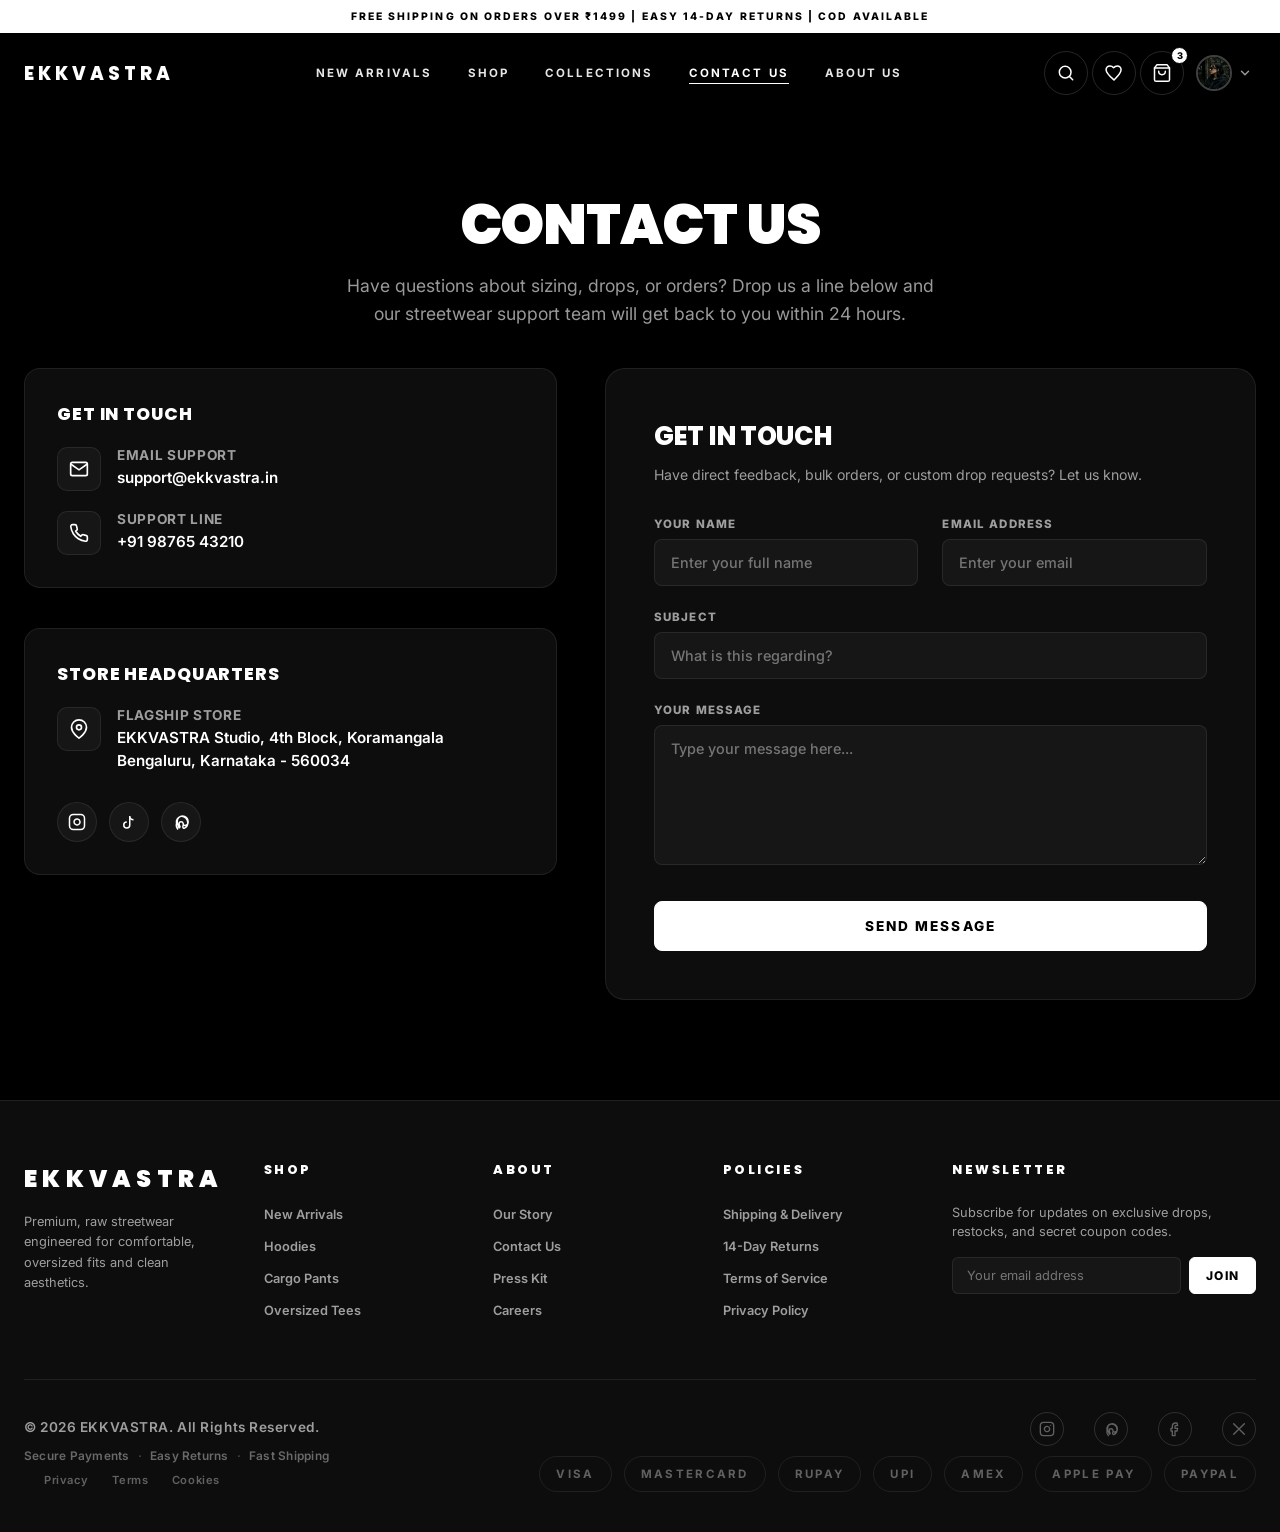
<file: CONTACT.html>
<!DOCTYPE html>
<html lang="en">
<head>
    <meta charset="UTF-8">
    <meta name="viewport" content="width=device-width, initial-scale=1.0">
    <title>EKKVASTRA - Authentic Streetwear | Contact Us</title>
    <meta name="description" content="Get in touch with EKKVASTRA support, sales, or partnerships. Premium streetwear customer support.">
    
    <!-- Premium Fonts -->
    <link rel="preconnect" href="https://fonts.googleapis.com">
    <link rel="preconnect" href="https://fonts.gstatic.com" crossorigin>
    <link href="https://fonts.googleapis.com/css2?family=Inter:wght@400;500;600;700;800;900&family=Poppins:wght@500;600;700;800;900&display=swap" rel="stylesheet">
    
    <link rel="stylesheet" href="search-overlay.css" />
    <link rel="stylesheet" href="mobile-drawer.css" />
    <script>
        // iOS Safari won't apply :active/:hover styles on tap unless a touch
        // listener exists somewhere on the page -- this is what makes the
        // card/footer tap-lift effects actually fire on a real phone.
        document.addEventListener('touchstart', function () {}, { passive: true });
    </script>

    <style>
        /* --- DESIGN SYSTEM TOKENS --- */
        :root {
            --bg: #000000;
            --panel: #0d0d0d;
            --panel-light: #161616;
            --border: rgba(255, 255, 255, 0.08);
            --border-hover: rgba(255, 255, 255, 0.2);
            --ink: #ffffff;
            --ink-muted: rgba(255, 255, 255, 0.6);
            --ink-subtle: rgba(255, 255, 255, 0.35);
            --accent: #ffffff;
            --font-main: "Inter", sans-serif;
            --font-display: "Poppins", sans-serif;
        }

        * {
            margin: 0;
            padding: 0;
            box-sizing: border-box;
            font-family: var(--font-main);
            -webkit-font-smoothing: antialiased;
        }

        a {
            color: inherit;
            text-decoration: none;
        }

        html, body {
            max-width: 100%;
            overflow-x: clip;
        }
        body {
            background-color: var(--bg);
            color: var(--ink);
        }

        /* --- UTILITIES & LAYOUT --- */
        .container {
            width: 100%;
            max-width: 1400px;
            margin: 0 auto;
            padding: 0 24px;
        }

        /* --- ANNOUNCEMENT BAR --- */
        .announcement-bar {
            background: var(--ink);
            color: var(--bg);
            text-align: center;
            font-size: 0.65rem;
            font-weight: 800;
            letter-spacing: 0.2em;
            padding: 10px 0;
            text-transform: uppercase;
        }

        /* --- HEADER & NAVIGATION --- */
        .sticky-header {
            position: sticky;
            top: 0;
            left: 0;
            right: 0;
            z-index: 70;
            background: rgba(0, 0, 0, 0.85);
            backdrop-filter: blur(12px);
            -webkit-backdrop-filter: blur(12px);
            border-bottom: 1px solid transparent;
            transition: background-color 0.4s cubic-bezier(0.16, 1, 0.3, 1), backdrop-filter 0.4s cubic-bezier(0.16, 1, 0.3, 1), border-color 0.4s cubic-bezier(0.16, 1, 0.3, 1), box-shadow 0.4s cubic-bezier(0.16, 1, 0.3, 1);
        }

        .sticky-header.scrolled {
            background: rgba(0, 0, 0, 0.75);
            backdrop-filter: blur(20px);
            -webkit-backdrop-filter: blur(20px);
            border-bottom: 1px solid rgba(255, 255, 255, 0.08);
            box-shadow: 0 10px 30px rgba(0, 0, 0, 0.25);
        }

        .header-inner {
            max-width: 1440px;
            width: 100%;
            margin: 0 auto;
            display: flex;
            align-items: center;
            justify-content: space-between;
            gap: 18px;
            min-height: 80px;
            padding: 0 24px;
            transition: min-height 0.4s cubic-bezier(0.16, 1, 0.3, 1);
        }

        .sticky-header.scrolled .header-inner {
            min-height: 72px;
        }

        .logo {
            display: flex;
            align-items: center;
            gap: 12px;
            transition: opacity 0.25s ease, transform 0.25s ease;
            flex-shrink: 0;
        }

        .logo-text {
            font-family: var(--font-display);
            font-size: 1.15rem;
            font-weight: 800;
            letter-spacing: 0.22em;
            text-transform: uppercase;
            color: #fff;
            transition: color 0.35s ease;
        }

        .nav-links {
            display: none;
            align-items: center;
            justify-content: center;
            gap: 12px;
            flex: 1;
            padding: 0 8px;
        }

        @media (min-width: 1024px) {
            .nav-links {
                display: flex;
            }
        }

        .nav-links a {
            position: relative;
            font-size: 0.72rem;
            font-weight: 700;
            letter-spacing: 0.18em;
            text-transform: uppercase;
            padding: 10px 12px;
            color: rgba(255, 255, 255, 0.9);
            transition: color 0.35s ease, opacity 0.25s ease, transform 0.25s ease;
        }

        .nav-links a::after {
            content: "";
            position: absolute;
            left: 12px;
            right: 12px;
            bottom: 6px;
            height: 1.5px;
            background: currentColor;
            transform: scaleX(0);
            transform-origin: left;
            transition: transform 0.3s cubic-bezier(0.16, 1, 0.3, 1);
        }

        .nav-links a:hover::after,
        .nav-links a.active::after {
            transform: scaleX(1);
        }

        .nav-links a:hover,
        .nav-links a.active {
            color: #fff;
        }

        .nav-actions {
            display: none;
            align-items: center;
            justify-content: end;
            gap: 4px;
            flex-shrink: 0;
        }

        @media (min-width: 768px) {
            .nav-actions {
                display: flex;
            }
        }

        .mobile-menu-btn {
            margin-left: auto;
            display: inline-flex;
            color: #fff;
            background: transparent;
            border: none;
            padding: 6px;
            width: auto;
            height: auto;
            box-shadow: none;
            cursor: pointer;
        }

        @media (min-width: 1024px) {
            .mobile-menu-btn {
                display: none !important;
            }
        }


        .nav-actions .icon-btn {
            display: inline-flex;
            align-items: center;
            justify-content: center;
            width: 44px;
            height: 44px;
            border-radius: 999px;
            border: 1px solid rgba(255, 255, 255, 0.15);
            color: #fff;
            background: transparent;
            cursor: pointer;
            position: relative;
            overflow: visible !important;
            transition: transform 0.25s ease, background-color 0.25s ease, border-color 0.25s ease;
        }
        .nav-actions .icon-btn:hover {
            background: rgba(255, 255, 255, 0.08);
            border-color: rgba(255, 255, 255, 0.3);
            transform: translateY(-1px);
        }
        .nav-wishlist-badge {
            display: none;
            position: absolute;
            top: -6px;
            right: -6px;
            background: #ff5e00;
            color: #fff;
            font-size: 0.58rem;
            font-weight: 800;
            width: 16px;
            height: 16px;
            border-radius: 50%;
            align-items: center;
            justify-content: center;
            line-height: 1;
            box-shadow: 0 2px 4px rgba(0, 0, 0, 0.15);
            border: 1.5px solid #000;
        }
        .nav-wishlist-badge.visible {
            display: flex;
        }
        .cart-badge {
            position: absolute;
            top: -5px;
            right: -5px;
            background: #fff;
            color: #000;
            font-size: 0.58rem;
            font-weight: 800;
            width: 17px;
            height: 17px;
            border-radius: 50%;
            display: none;
            align-items: center;
            justify-content: center;
            border: 1.5px solid #000;
        }
        .cart-badge.visible {
            display: flex;
        }
        .icon-btn {
            background: transparent;
            border: none;
            color: var(--ink);
            cursor: pointer;
            width: 40px;
            height: 40px;
            border-radius: 50%;
            display: grid;
            place-items: center;
            position: relative;
            transition: all 0.25s ease;
            border: 1px solid transparent;
        }
        .icon-btn:hover {
            background: rgba(255, 255, 255, 0.08);
            border-color: var(--border-hover);
        }

        /* --- CONTACT WRAPPER --- */
        .contact-hero {
            padding: 80px 0 40px;
            text-align: center;
        }
        .contact-hero h1 {
            font-family: var(--font-display);
            font-size: clamp(2rem, 5vw, 3.5rem);
            font-weight: 900;
            letter-spacing: -0.02em;
            line-height: 1.1;
            margin-bottom: 16px;
        }
        .contact-hero p {
            color: var(--ink-muted);
            font-size: clamp(0.9rem, 2vw, 1.1rem);
            max-width: 600px;
            margin: 0 auto;
            line-height: 1.6;
        }

        .contact-layout {
            display: grid;
            grid-template-columns: 1fr;
            gap: 48px;
            padding-bottom: 100px;
        }
        @media (min-width: 1024px) {
            .contact-layout {
                grid-template-columns: 0.9fr 1.1fr;
            }
        }

        /* --- CONTACT INFO PANEL --- */
        .contact-info-panel {
            display: flex;
            flex-direction: column;
            gap: 40px;
        }
        .info-card {
            border: 1px solid var(--border);
            border-radius: 16px;
            padding: 32px;
            background: var(--panel);
            display: flex;
            flex-direction: column;
            gap: 20px;
        }
        .info-card h3 {
            font-family: var(--font-display);
            font-size: 1.1rem;
            font-weight: 800;
            letter-spacing: 0.05em;
            text-transform: uppercase;
        }
        .info-item {
            display: flex;
            gap: 16px;
            align-items: flex-start;
        }
        .info-icon {
            width: 44px;
            height: 44px;
            border-radius: 10px;
            background: var(--panel-light);
            border: 1px solid var(--border);
            display: grid;
            place-items: center;
            color: var(--ink);
            flex-shrink: 0;
        }
        .info-text h4 {
            font-size: 0.85rem;
            font-weight: 700;
            color: var(--ink-muted);
            margin-bottom: 4px;
            text-transform: uppercase;
            letter-spacing: 0.05em;
        }
        .info-text p, .info-text a {
            font-size: 0.95rem;
            font-weight: 600;
            color: var(--ink);
            text-decoration: none;
            line-height: 1.5;
        }
        .info-text a:hover {
            text-decoration: underline;
        }

        .social-grid {
            display: flex;
            gap: 12px;
            margin-top: 10px;
        }
        .social-link {
            width: 40px;
            height: 40px;
            border-radius: 50%;
            border: 1px solid var(--border);
            background: var(--panel-light);
            color: var(--ink);
            display: grid;
            place-items: center;
            transition: all 0.25s ease;
            text-decoration: none;
        }
        .social-link:hover {
            background: var(--ink);
            color: var(--bg);
            border-color: var(--ink);
        }

        /* --- CONTACT FORM --- */
        .contact-form-panel {
            background: var(--panel);
            border: 1px solid var(--border);
            border-radius: 20px;
            padding: 40px 24px;
        }
        @media (min-width: 640px) {
            .contact-form-panel {
                padding: 48px;
            }
        }
        .form-header {
            margin-bottom: 32px;
        }
        .form-header h2 {
            font-family: var(--font-display);
            font-size: 1.6rem;
            font-weight: 800;
            letter-spacing: -0.01em;
            margin-bottom: 8px;
        }
        .form-header p {
            color: var(--ink-muted);
            font-size: 0.88rem;
            line-height: 1.5;
        }

        .form-grid {
            display: grid;
            grid-template-columns: 1fr;
            gap: 24px;
        }
        @media (min-width: 640px) {
            .form-grid {
                grid-template-columns: 1fr 1fr;
            }
            .form-full-width {
                grid-column: 1 / -1;
            }
        }
        .form-group {
            display: flex;
            flex-direction: column;
            gap: 8px;
        }
        .form-label {
            font-size: 0.72rem;
            font-weight: 800;
            letter-spacing: 0.1em;
            color: var(--ink-muted);
            text-transform: uppercase;
        }
        .form-input, .form-textarea {
            width: 100%;
            background: var(--panel-light);
            border: 1px solid var(--border);
            border-radius: 8px;
            color: var(--ink);
            padding: 14px 16px;
            font-size: 0.9rem;
            font-weight: 500;
            outline: none;
            transition: all 0.25s ease;
        }
        .form-input:focus, .form-textarea:focus {
            border-color: var(--ink);
            background: var(--bg);
        }
        .form-textarea {
            resize: vertical;
            min-height: 140px;
        }

        .submit-btn {
            width: 100%;
            background: var(--ink);
            color: var(--bg);
            border: 1px solid var(--ink);
            padding: 16px;
            border-radius: 8px;
            font-size: 0.85rem;
            font-weight: 800;
            letter-spacing: 0.15em;
            cursor: pointer;
            transition: all 0.25s ease;
            text-transform: uppercase;
            margin-top: 12px;
        }
        .submit-btn:hover {
            background: transparent;
            color: var(--ink);
        }

        /* --- TOAST NOTIFICATIONS --- */
        .toast-container {
            position: fixed;
            top: 24px;
            right: 24px;
            left: 24px;
            z-index: 10000;
            display: flex;
            flex-direction: column;
            align-items: flex-end;
            gap: 12px;
        }
        .toast {
            background: var(--panel);
            border: 1px solid var(--ink);
            color: var(--ink);
            padding: 16px 24px;
            border-radius: 12px;
            font-size: 0.85rem;
            font-weight: 700;
            letter-spacing: 0.05em;
            box-shadow: 0 10px 30px rgba(0, 0, 0, 0.5);
            display: flex;
            align-items: center;
            gap: 12px;
            max-width: 100%;
            box-sizing: border-box;
            transform: translateX(120%);
            transition: transform 0.4s cubic-bezier(0.16, 1, 0.3, 1);
        }
        .toast.show {
            transform: translateX(0);
        }

        /* --- FOOTER --- */
        .footer {
            border-top: 1px solid var(--border);
            padding: 60px 0 40px;
            background: var(--panel);
        }
        .footer-grid {
            display: grid;
            grid-template-columns: 1fr;
            gap: 40px;
            margin-bottom: 60px;
        }
        @media (min-width: 768px) {
            .footer-grid {
                grid-template-columns: repeat(2, 1fr);
            }
        }
        @media (min-width: 1280px) {
            .footer-grid {
                grid-template-columns: repeat(5, 1fr);
            }
        }
        @media (max-width: 767px) {
            .footer-grid {
                text-align: center;
            }
            .footer-links {
                align-items: center;
            }
            .newsletter-form {
                justify-content: center;
            }
            .footer-bottom {
                justify-content: center;
                text-align: center;
            }
        }
        .footer-brand h2 {
            font-family: var(--font-display);
            font-size: 1.5rem;
            font-weight: 900;
            letter-spacing: 0.22em;
            margin-bottom: 16px;
        }
        .footer-brand p {
            color: var(--ink-muted);
            font-size: 0.8rem;
            line-height: 1.6;
        }
        .footer-col h3 {
            font-family: var(--font-display);
            font-size: 0.8rem;
            font-weight: 800;
            letter-spacing: 0.2em;
            text-transform: uppercase;
            color: var(--ink);
            margin-bottom: 24px;
        }
        .footer-links {
            list-style: none;
            display: flex;
            flex-direction: column;
            gap: 12px;
        }
        .footer-links a {
            text-decoration: none;
            color: var(--ink-muted);
            font-size: 0.8rem;
            font-weight: 600;
            transition: color 0.2s ease;
        }
        .footer-links a:hover {
            color: var(--ink);
        }
        .newsletter-form {
            display: flex;
            gap: 8px;
            margin-top: 16px;
        }
        .newsletter-input {
            flex: 1;
            background: var(--panel-light);
            border: 1px solid var(--border);
            border-radius: 6px;
            color: var(--ink);
            padding: 10px 14px;
            font-size: 0.8rem;
            outline: none;
        }
        .newsletter-input:focus {
            border-color: var(--ink);
        }
        .newsletter-btn {
            background: var(--ink);
            color: var(--bg);
            border: 1px solid var(--ink);
            padding: 0 16px;
            border-radius: 6px;
            cursor: pointer;
            font-size: 0.75rem;
            font-weight: 800;
            letter-spacing: 0.1em;
            transition: all 0.2s ease;
        }
        .newsletter-btn:hover {
            background: transparent;
            color: var(--ink);
        }
        .footer-bottom {
            display: flex;
            justify-content: space-between;
            align-items: center;
            padding-top: 32px;
            border-top: 1px solid var(--border);
            flex-wrap: wrap;
            gap: 20px;
            color: var(--ink-subtle);
            font-size: 0.7rem;
            font-weight: 600;
            letter-spacing: 0.05em;
        }
        .footer-bottom a {
            color: var(--ink-subtle);
            text-decoration: none;
            margin-left: 20px;
        }
        .footer-bottom a:hover {
            color: var(--ink);
        }
        .payment-pill {
            display: inline-flex;
            align-items: center;
            justify-content: center;
            border-radius: 999px;
            border: 1px solid var(--border);
            padding: 10px 16px;
            font-size: 0.72rem;
            font-weight: 700;
            text-transform: uppercase;
            letter-spacing: 0.2em;
            color: var(--ink-subtle);
        }

        /* Back to Top Button */
        .back-to-top {
            position: fixed;
            bottom: 30px;
            right: 30px;
            width: 48px;
            height: 48px;
            border-radius: 50%;
            background: #ffffff;
            color: #000000;
            border: 1px solid rgba(255, 255, 255, 0.15);
            display: flex;
            align-items: center;
            justify-content: center;
            cursor: pointer;
            z-index: 9999;
            opacity: 0;
            visibility: hidden;
            transform: translateY(10px);
            transition: opacity 0.3s ease, visibility 0.3s ease, transform 0.3s ease, background-color 0.3s ease, color 0.3s ease;
            box-shadow: 0 4px 20px rgba(0, 0, 0, 0.4);
        }
        .back-to-top.show {
            opacity: 1;
            visibility: visible;
            transform: translateY(0);
        }
        .back-to-top:hover {
            background: #000000;
            color: #ffffff;
            border-color: #ffffff;
            transform: translateY(-3px);
        }

        /* Avatar button */
        .nav-avatar-btn {
            display: inline-flex;
            align-items: center;
            gap: 6px;
            background: transparent;
            border: none;
            cursor: pointer;
            padding: 4px 4px 4px 8px;
            border-radius: 999px;
            transition: background 0.25s ease;
            text-decoration: none;
        }
        .nav-avatar-btn:hover { background: rgba(255, 255, 255, 0.06); }
        .nav-avatar-img {
            width: 36px;
            height: 36px;
            border-radius: 50%;
            object-fit: cover;
            border: 2px solid rgba(255, 255, 255, 0.25);
            display: block;
        }
        .nav-avatar-chevron {
            color: rgba(255, 255, 255, 0.6);
            display: flex;
            align-items: center;
            transition: color 0.2s;
        }
        .nav-avatar-btn:hover .nav-avatar-chevron { color: #fff; }
    </style>
</head>
<body>

    <div class="toast-container" id="toastContainer"></div>

    <!-- Announcement Bar -->
    <div class="announcement-bar">
        FREE SHIPPING ON ORDERS OVER ₹1499 | EASY 14-DAY RETURNS | COD AVAILABLE
    </div>

    <!-- Sticky Header -->
    <header class="sticky-header" id="siteHeader">
        <div class="header-inner">
            <a href="index.html" class="logo" aria-label="EKKVASTRA home">
                <span class="logo-text">EKKVASTRA</span>
            </a>

            <nav class="nav-links" aria-label="Primary">
                <a href="index.html#new-arrivals">New Arrivals</a>
                <a href="shop.html">Shop</a>
                <a href="index.html#collections">Collections</a>
                <a href="CONTACT.html" class="active">Contact Us</a>
                <a href="ABOUT.html">About Us</a>
            </nav>

            <div class="nav-actions">
                <button class="icon-btn" aria-label="Search">
                    <svg viewBox="0 0 24 24" width="20" height="20" fill="none" stroke="currentColor" stroke-width="1.8">
                        <circle cx="11" cy="11" r="7"></circle>
                        <path d="M20 20l-3.5-3.5" stroke-linecap="round"></path>
                    </svg>
                </button>
                <a href="wishlist.html" class="icon-btn" aria-label="Wishlist">
                    <svg viewBox="0 0 24 24" width="20" height="20" fill="none" stroke="currentColor" stroke-width="1.8">
                        <path d="M12.1 20.3l-.1.1-.1-.1C6.1 15.2 2.5 11.9 2.5 8A4.5 4.5 0 0 1 7 3.5c1.74 0 3.41.81 4.5 2.09A5.96 5.96 0 0 1 16 3.5 4.5 4.5 0 0 1 20.5 8c0 3.95-3.64 7.24-8.4 12.3z" stroke-linecap="round" stroke-linejoin="round"></path>
                    </svg>
                    <span id="navWishlistBadge" class="nav-wishlist-badge">0</span>
                </a>
                <a href="cart.html" class="icon-btn" aria-label="Shopping Bag">
                    <svg viewBox="0 0 24 24" width="20" height="20" fill="none" stroke="currentColor" stroke-width="1.8" stroke-linecap="round" stroke-linejoin="round">
                        <path d="M6 2L3 6v14a2 2 0 0 0 2 2h14a2 2 0 0 0 2-2V6l-3-4z"></path>
                        <line x1="3" y1="6" x2="21" y2="6"></line>
                        <path d="M16 10a4 4 0 0 1-8 0"></path>
                    </svg>
                    <span class="cart-badge">0</span>
                </a>
                <a href="account.html" class="nav-avatar-btn" aria-label="My Account">
                    <img src="images/avatar_anshika.png" alt="Account" class="nav-avatar-img" />
                    <span class="nav-avatar-chevron">
                        <svg viewBox="0 0 24 24" width="14" height="14" fill="none" stroke="currentColor" stroke-width="2.5" stroke-linecap="round" stroke-linejoin="round">
                            <polyline points="6 9 12 15 18 9"></polyline>
                        </svg>
                    </span>
                </a>
            </div>

            <button class="icon-btn mobile-menu-btn" id="menuBtn" aria-label="Open menu">
                <svg viewBox="0 0 24 24" width="20" height="20" fill="none" stroke="currentColor" stroke-width="1.8">
                    <path d="M4 7h16M4 12h16M4 17h16" stroke-linecap="round"></path>
                </svg>
            </button>
        </div>
    </header>

    <div class="mobile-drawer" id="mobileDrawer" aria-hidden="true"></div>

    <!-- Main Content -->
    <main class="container">
        <!-- Hero Section -->
        <section class="contact-hero">
            <h1>CONTACT US</h1>
            <p>Have questions about sizing, drops, or orders? Drop us a line below and our streetwear support team will get back to you within 24 hours.</p>
        </section>

        <!-- Form and Info Grid -->
        <section class="contact-layout">
            <!-- Left Info Panel -->
            <div class="contact-info-panel">
                <!-- Help Cards -->
                <div class="info-card">
                    <h3>GET IN TOUCH</h3>
                    
                    <div class="info-item">
                        <div class="info-icon">
                            <svg viewBox="0 0 24 24" width="20" height="20" fill="none" stroke="currentColor" stroke-width="2"><path d="M4 4h16c1.1 0 2 .9 2 2v12c0 1.1-.9 2-2 2H4c-1.1 0-2-.9-2-2V6c0-1.1.9-2 2-2z"/><polyline points="22,6 12,13 2,6"/></svg>
                        </div>
                        <div class="info-text">
                            <h4>Email support</h4>
                            <p><a href="mailto:support@ekkvastra.in">support@ekkvastra.in</a></p>
                        </div>
                    </div>

                    <div class="info-item">
                        <div class="info-icon">
                            <svg viewBox="0 0 24 24" width="20" height="20" fill="none" stroke="currentColor" stroke-width="2"><path d="M22 16.92v3a2 2 0 0 1-2.18 2 19.79 19.79 0 0 1-8.63-3.07 19.5 19.5 0 0 1-6-6 19.79 19.79 0 0 1-3.07-8.67A2 2 0 0 1 4.11 2h3a2 2 0 0 1 2 1.72 12.84 12.84 0 0 0 .7 2.81 2 2 0 0 1-.45 2.11L8.09 9.91a16 16 0 0 0 6 6l1.27-1.27a2 2 0 0 1 2.11-.45 12.84 12.84 0 0 0 2.81.7A2 2 0 0 1 22 16.92z"/></svg>
                        </div>
                        <div class="info-text">
                            <h4>Support Line</h4>
                            <p><a href="tel:+919876543210">+91 98765 43210</a></p>
                        </div>
                    </div>
                </div>

                <div class="info-card">
                    <h3>STORE HEADQUARTERS</h3>
                    <div class="info-item">
                        <div class="info-icon">
                            <svg viewBox="0 0 24 24" width="20" height="20" fill="none" stroke="currentColor" stroke-width="2"><path d="M21 10c0 7-9 13-9 13s-9-6-9-13a9 9 0 0 1 18 0z"/><circle cx="12" cy="10" r="3"/></svg>
                        </div>
                        <div class="info-text">
                            <h4>Flagship Store</h4>
                            <p>EKKVASTRA Studio, 4th Block, Koramangala<br>Bengaluru, Karnataka - 560034</p>
                        </div>
                    </div>

                    <div class="social-grid">
                        <a href="#" class="social-link" aria-label="Instagram">
                            <svg viewBox="0 0 24 24" width="18" height="18" fill="none" stroke="currentColor" stroke-width="2"><rect x="2" y="2" width="20" height="20" rx="5" ry="5"/><path d="M16 11.37A4 4 0 1 1 12.63 8 4 4 0 0 1 16 11.37z"/><line x1="17.5" y1="6.5" x2="17.51" y2="6.5"/></svg>
                        </a>
                        <a href="#" class="social-link" aria-label="TikTok">
                            <svg viewBox="0 0 24 24" width="18" height="18" fill="none" stroke="currentColor" stroke-width="2"><path d="M9 12a4 4 0 1 0 4 4V4a5 5 0 0 0 5 5"/></svg>
                        </a>
                        <a href="#" class="social-link" aria-label="Pinterest">
                            <svg viewBox="0 0 24 24" width="18" height="18" fill="none" stroke="currentColor" stroke-width="2"><path d="M8 22a9 9 0 0 1-1.91-8.3A7.5 7.5 0 0 1 12 4.5a8.38 8.38 0 0 1 9 9 7.26 7.26 0 0 1-4.25 6.66c-1.12.5-2.24-.29-2.24-1.5v-1a5.83 5.83 0 0 0 .5-3.5c-.32-1.5-1.5-2.5-3-2.5a2.5 2.5 0 0 0-2.5 2.5 6 6 0 0 0 1 3.5c.34.5.21 1.5-.5 2S8.5 17 8 16c-.5-1-1-3-1-5a7 7 0 0 1 7-7 7.5 7.5 0 0 1 7.5 7.5c0 2.5-1.5 5-4.5 5a2 2 0 0 1-2-2"/></svg>
                        </a>
                    </div>
                </div>
            </div>

            <!-- Right Form Panel -->
            <div class="contact-form-panel">
                <div class="form-header">
                    <h2>GET IN TOUCH</h2>
                    <p>Have direct feedback, bulk orders, or custom drop requests? Let us know.</p>
                </div>

                <form id="contactForm">
                    <div class="form-grid">
                        <div class="form-group">
                            <label class="form-label" for="contactName">Your Name</label>
                            <input class="form-input" type="text" id="contactName" placeholder="Enter your full name" required>
                        </div>
                        <div class="form-group">
                            <label class="form-label" for="contactEmail">Email Address</label>
                            <input class="form-input" type="email" id="contactEmail" placeholder="Enter your email" required>
                        </div>
                        <div class="form-group form-full-width">
                            <label class="form-label" for="contactSubject">Subject</label>
                            <input class="form-input" type="text" id="contactSubject" placeholder="What is this regarding?" required>
                        </div>
                        <div class="form-group form-full-width">
                            <label class="form-label" for="contactMessage">Your Message</label>
                            <textarea class="form-textarea" id="contactMessage" placeholder="Type your message here..." required></textarea>
                        </div>
                        <div class="form-full-width">
                            <button class="submit-btn" type="submit">Send Message</button>
                        </div>
                    </div>
                </form>
            </div>
        </section>
    </main>

    <!-- Footer -->
    <footer class="footer">
        <div class="container">
            <div class="footer-grid">
                <div class="footer-brand">
                    <h2>EKKVASTRA</h2>
                    <p>Premium, raw streetwear engineered for comfortable, oversized fits and clean aesthetics.</p>
                </div>
                <div class="footer-col">
                    <h3>SHOP</h3>
                    <ul class="footer-links">
                        <li><a href="shop.html">New Arrivals</a></li>
                        <li><a href="shop.html">Hoodies</a></li>
                        <li><a href="shop.html">Cargo Pants</a></li>
                        <li><a href="shop.html">Oversized Tees</a></li>
                    </ul>
                </div>
                <div class="footer-col">
                    <h3>ABOUT</h3>
                    <ul class="footer-links">
                        <li><a href="ABOUT.html">Our Story</a></li>
                        <li><a href="CONTACT.html">Contact Us</a></li>
                        <li><a href="#press">Press Kit</a></li>
                        <li><a href="#careers">Careers</a></li>
                    </ul>
                </div>
                <div class="footer-col">
                    <h3>POLICIES</h3>
                    <ul class="footer-links">
                        <li><a href="#shipping">Shipping & Delivery</a></li>
                        <li><a href="#returns">14-Day Returns</a></li>
                        <li><a href="#terms">Terms of Service</a></li>
                        <li><a href="#privacy">Privacy Policy</a></li>
                    </ul>
                </div>
                <div class="footer-col">
                    <h3>NEWSLETTER</h3>
                    <p style="color:var(--ink-muted);font-size:0.8rem;line-height:1.5;">Subscribe for updates on exclusive drops, restocks, and secret coupon codes.</p>
                    <form class="newsletter-form" onsubmit="event.preventDefault(); showToast('Subscribed successfully!'); this.reset();">
                        <input class="newsletter-input" type="email" placeholder="Your email address" required>
                        <button class="newsletter-btn" type="submit">JOIN</button>
                    </form>
                </div>
            </div>

            <div class="footer-bottom">
                <div class="footer-bottom-legal">
                    <p class="footer-copyright">&copy; 2026 EKKVASTRA. All Rights Reserved.</p>
                    <p class="footer-trust-line">Secure Payments<span class="dot">&middot;</span>Easy Returns<span class="dot">&middot;</span>Fast Shipping</p>
                    <div>
                        <a href="#privacy">Privacy</a>
                        <a href="#terms">Terms</a>
                        <a href="#cookies">Cookies</a>
                    </div>
                </div>
                <div class="footer-bottom-meta">
                    <div class="footer-social">
                        <a href="#" aria-label="Instagram"><svg viewBox="0 0 24 24" width="16" height="16" fill="none" stroke="currentColor" stroke-width="2" stroke-linecap="round" stroke-linejoin="round"><rect x="2" y="2" width="20" height="20" rx="5" ry="5"/><path d="M16 11.37A4 4 0 1 1 12.63 8 4 4 0 0 1 16 11.37z"/><line x1="17.5" y1="6.5" x2="17.51" y2="6.5"/></svg></a>
                        <a href="#" aria-label="Pinterest"><svg viewBox="0 0 24 24" width="16" height="16" fill="none" stroke="currentColor" stroke-width="2" stroke-linecap="round" stroke-linejoin="round"><path d="M8 22a9 9 0 0 1-1.91-8.3A7.5 7.5 0 0 1 12 4.5a8.38 8.38 0 0 1 9 9 7.26 7.26 0 0 1-4.25 6.66c-1.12.5-2.24-.29-2.24-1.5v-1a5.83 5.83 0 0 0 .5-3.5c-.32-1.5-1.5-2.5-3-2.5a2.5 2.5 0 0 0-2.5 2.5 6 6 0 0 0 1 3.5c.34.5.21 1.5-.5 2S8.5 17 8 16c-.5-1-1-3-1-5a7 7 0 0 1 7-7 7.5 7.5 0 0 1 7.5 7.5c0 2.5-1.5 5-4.5 5a2 2 0 0 1-2-2"/></svg></a>
                        <a href="#" aria-label="Facebook"><svg viewBox="0 0 24 24" width="16" height="16" fill="none" stroke="currentColor" stroke-width="2" stroke-linecap="round" stroke-linejoin="round"><path d="M15 3h-2a5 5 0 0 0-5 5v3H6v4h2v7h4v-7h3l1-4h-4V8a1 1 0 0 1 1-1h3z"/></svg></a>
                        <a href="#" aria-label="X (Twitter)"><svg viewBox="0 0 24 24" width="16" height="16" fill="none" stroke="currentColor" stroke-width="2" stroke-linecap="round" stroke-linejoin="round"><path d="M4 4l16 16M20 4L4 20"/></svg></a>
                    </div>
                    <div style="display:flex;flex-wrap:wrap;gap:12px;">
                        <span class="payment-pill">Visa</span>
                        <span class="payment-pill">Mastercard</span>
                        <span class="payment-pill">RuPay</span>
                        <span class="payment-pill">UPI</span>
                        <span class="payment-pill">Amex</span>
                        <span class="payment-pill">Apple Pay</span>
                        <span class="payment-pill">PayPal</span>
                    </div>
                </div>
            </div>
        </div>
    </footer>

    <!-- Search Overlay -->
    <script src="products.js"></script>
    <script>
        // Header scroll behavior
        const header = document.getElementById('siteHeader');
        function onScroll() {
            if (window.scrollY > 12) header.classList.add('scrolled');
            else header.classList.remove('scrolled');
        }
        window.addEventListener('scroll', onScroll);
        onScroll();

        // Reusable in-page toast (used by the contact form and newsletter sign-up
        // instead of native browser alert() dialogs, which render outside the site's UI)
        const toastContainer = document.getElementById('toastContainer');
        function showToast(message, type = 'success') {
            if (!toastContainer) return;
            const toast = document.createElement('div');
            toast.className = 'toast';
            const icon = type === 'success'
                ? `<svg viewBox="0 0 24 24" width="18" height="18" fill="none" stroke="currentColor" stroke-width="2" style="color:#4caf50;"><polyline points="20 6 9 17 4 12"/></svg>`
                : `<svg viewBox="0 0 24 24" width="18" height="18" fill="none" stroke="currentColor" stroke-width="2" style="color:#f44336;"><circle cx="12" cy="12" r="10"/><line x1="12" y1="8" x2="12" y2="12"/><line x1="12" y1="16" x2="12.01" y2="16"/></svg>`;
            toast.innerHTML = `${icon}<span>${message}</span>`;
            toastContainer.appendChild(toast);
            setTimeout(() => toast.classList.add('show'), 50);
            setTimeout(() => {
                toast.classList.remove('show');
                setTimeout(() => toast.remove(), 400);
            }, 4000);
        }

        // Contact form submit logic with visual toast alert
        const contactForm = document.getElementById('contactForm');

        if (contactForm && toastContainer) {
            contactForm.addEventListener('submit', (e) => {
                e.preventDefault();

                const name = document.getElementById('contactName').value;
                showToast(`Thank you, ${name}! Your message has been sent.`);
                contactForm.reset();
            });
        }

        // ── MAGNIFICENT SEARCH OVERLAY ENGINE ──
        document.addEventListener('DOMContentLoaded', () => {
            const searchOpenBtns = document.querySelectorAll('button[aria-label="Search"]');
            const searchOverlay = document.getElementById('searchOverlay');
            const closeSearchBtn = document.getElementById('closeSearchBtn');
            const searchInput = document.getElementById('searchInput');

            if (searchOpenBtns && searchOverlay && closeSearchBtn) {
                searchOpenBtns.forEach(btn => {
                    btn.addEventListener('click', (e) => {
                        e.preventDefault();
                        window.location.href = 'SEARCH.html';
                    });
                });

                closeSearchBtn.addEventListener('click', () => {
                    searchOverlay.classList.remove('open');
                    searchOverlay.setAttribute('aria-hidden', 'true');
                });

                // ESC key to close search overlay
                window.addEventListener('keydown', (e) => {
                    if (e.key === 'Escape' && searchOverlay.classList.contains('open')) {
                        searchOverlay.classList.remove('open');
                        searchOverlay.setAttribute('aria-hidden', 'true');
                    }
                });

                // Setup wishlist togglers inside search suggestions
                const bindSearchWishlistHandlers = () => {
                    searchOverlay.querySelectorAll('.suggested-wishlist').forEach(btn => {
                        btn.addEventListener('click', () => {
                            btn.classList.toggle('active');
                        });
                    });
                };
                bindSearchWishlistHandlers();

                // Recent searches remove action
                searchOverlay.querySelectorAll('.remove-recent').forEach(btn => {
                    btn.addEventListener('click', (e) => {
                        e.stopPropagation();
                        btn.closest('li').remove();
                    });
                });

                // Clicking recent search items or chips puts text in input
                const fillSearch = (text) => {
                    if (searchInput) {
                        searchInput.value = text;
                        // Trigger input event to filter products instantly
                        searchInput.dispatchEvent(new Event('input'));
                        searchInput.focus();
                    }
                };

                searchOverlay.querySelectorAll('.recent-searches-list li span, .search-chip').forEach(el => {
                    el.addEventListener('click', () => fillSearch(el.textContent.trim()));
                });

                // Helper to render product card inside search results
                function renderSearchSuggestedProduct(p) {
                    return `
                        <div class="suggested-card">
                            <div class="suggested-img-wrap">
                                <img src="${p.image}" alt="${p.name}">
                                <button class="suggested-wishlist" aria-label="Wishlist"><svg viewBox="0 0 24 24" width="16" height="16" fill="none" stroke="currentColor" stroke-width="2"><path d="M20.84 4.61a5.5 5.5 0 0 0-7.78 0L12 5.67l-1.06-1.06a5.5 5.5 0 0 0-7.78 7.78l1.06 1.06L12 21.23l7.78-7.78 1.06-1.06a5.5 5.5 0 0 0 0-7.78z"/></svg></button>
                            </div>
                            <div class="suggested-info">
                                <h3>${p.name.toUpperCase()}</h3>
                                <div class="suggested-price">₹${p.price.toLocaleString('en-IN')}</div>
                                <div class="suggested-colors">
                                    ${p.colors.map((c, idx) => `<span class="color-dot ${idx === 0 ? 'active' : ''}" style="background:${c}"></span>`).join('')}
                                </div>
                            </div>
                        </div>
                    `;
                }

                // Dynamic input filtering logic
                const suggestedGrid = searchOverlay.querySelector('.suggested-products-grid');
                const originalSuggestionsHTML = suggestedGrid ? suggestedGrid.innerHTML : '';

                if (searchInput && suggestedGrid) {
                    searchInput.addEventListener('input', () => {
                        const query = searchInput.value.trim().toLowerCase();
                        if (!query) {
                            suggestedGrid.innerHTML = originalSuggestionsHTML;
                            bindSearchWishlistHandlers();
                            return;
                        }

                        const matches = EKKVASTRA_PRODUCTS.filter(p => 
                            p.name.toLowerCase().includes(query) || 
                            p.category.toLowerCase().includes(query)
                        );

                        if (matches.length === 0) {
                            suggestedGrid.innerHTML = `
                                <div style="grid-column: 1 / -1; padding: 40px 0; text-align: center; color: rgba(255,255,255,0.4); font-size: 0.9rem; font-weight: 500;">
                                    <svg viewBox="0 0 24 24" width="32" height="32" fill="none" stroke="currentColor" stroke-width="2" style="margin: 0 auto 12px; display: block; opacity: 0.6;"><circle cx="11" cy="11" r="8"></circle><line x1="21" y1="21" x2="16.65" y2="16.65"></line></svg>
                                    No products matching "${searchInput.value}" found
                                </div>
                            `;
                        } else {
                            suggestedGrid.innerHTML = matches.slice(0, 6).map(renderSearchSuggestedProduct).join('');
                            bindSearchWishlistHandlers();
                        }
                    });
                }
            }
        });

        // ── Cart / Wishlist nav badges ──
        function getCart() {
            try { return JSON.parse(localStorage.getItem('ekkvastra_cart')) || []; } catch { return []; }
        }
        function getWishlist() {
            try { return JSON.parse(localStorage.getItem('ekkvastra_wishlist')) || []; } catch { return []; }
        }
        function updateCartBadgeCount() {
            const count = getCart().reduce((sum, item) => sum + (item.quantity || 0), 0);
            document.querySelectorAll('.cart-badge').forEach(badge => {
                badge.textContent = count;
                badge.classList.toggle('visible', count > 0);
            });
            const drawerCount = document.getElementById('drawerCartCount');
            if (drawerCount) drawerCount.textContent = count;
        }
        function updateWishlistBadge() {
            const items = getWishlist();
            const badge = document.getElementById('navWishlistBadge');
            if (!badge) return;
            badge.textContent = items.length;
            badge.classList.toggle('visible', items.length > 0);
        }
        updateCartBadgeCount();
        updateWishlistBadge();
    </script>

    <!-- Search Overlay Modal -->
    <div id="searchOverlay" class="search-overlay" aria-hidden="true">
        <div class="search-overlay-inner">
            <!-- Top Announcement Bar -->
            <div class="search-announcement">
                <div>
                    <svg viewBox="0 0 24 24" width="14" height="14" fill="none" stroke="currentColor" stroke-width="2"><rect x="1" y="3" width="15" height="13" rx="2" ry="2"/><polygon points="16 8 20 8 23 11 23 16 16 16 16 8"/><circle cx="5.5" cy="18.5" r="2.5"/><circle cx="18.5" cy="18.5" r="2.5"/></svg>
                    <span>FREE SHIPPING ON ORDERS ABOVE ₹1499</span>
                </div>
                <div>
                    <svg viewBox="0 0 24 24" width="14" height="14" fill="none" stroke="currentColor" stroke-width="2"><path d="M21.5 2v6h-6M21.34 15.57a10 10 0 1 1-.57-8.38l5.67-5.67"/></svg>
                    <span>EASY 14-DAY RETURNS</span>
                </div>
                <div>
                    <svg viewBox="0 0 24 24" width="14" height="14" fill="none" stroke="currentColor" stroke-width="2"><circle cx="12" cy="12" r="10"/><path d="M12 8v4l3 3"/></svg>
                    <span>COD AVAILABLE</span>
                </div>
            </div>

            <!-- Search Header -->
            <div class="search-header">
                <span class="search-logo">EKKVASTRA</span>
                <button class="search-close-btn" id="closeSearchBtn" aria-label="Close search">
                    <svg viewBox="0 0 24 24" width="24" height="24" fill="none" stroke="currentColor" stroke-width="2">
                        <line x1="18" y1="6" x2="6" y2="18"></line>
                        <line x1="6" y1="6" x2="18" y2="18"></line>
                    </svg>
                </button>
            </div>

            <div class="search-body">
                <!-- Search Input Wrapper -->
                <div class="search-input-wrapper">
                    <svg class="search-input-icon" viewBox="0 0 24 24" width="28" height="28" fill="none" stroke="currentColor" stroke-width="2">
                        <circle cx="11" cy="11" r="8"></circle>
                        <line x1="21" y1="21" x2="16.65" y2="16.65"></line>
                    </svg>
                    <input type="text" id="searchInput" class="search-input" placeholder="Search for products, categories..." autofocus>
                </div>

                <!-- Quick Info Row -->
                <div class="search-quick-info">
                    <div class="popular-searches-col">
                        <span class="search-section-title">POPULAR SEARCHES</span>
                        <div class="search-chips">
                            <button class="search-chip">Oversized Tee</button>
                            <button class="search-chip">Hoodie</button>
                            <button class="search-chip">Cargo Pants</button>
                            <button class="search-chip">Black Tee</button>
                            <button class="search-chip">Jacket</button>
                        </div>
                    </div>
                    <div class="trending-col">
                        <span class="search-section-title">TRENDING NOW <svg viewBox="0 0 24 24" width="12" height="12" fill="none" stroke="currentColor" stroke-width="2" style="display:inline-block;vertical-align:middle;margin-left:2px;"><polyline points="23 6 13.5 15.5 8.5 10.5 1 18"/><polyline points="17 6 23 6 23 12"/></svg></span>
                        <div class="trending-links">
                            <a href="shop.html">New Arrivals</a>
                            <a href="shop.html">Best Sellers</a>
                            <a href="collection.html?name=Graphic%20Tees">Graphic Tees</a>
                            <a href="collection.html?name=Essentials">Essentials</a>
                        </div>
                    </div>
                </div>

                <!-- Main Split Layout -->
                <div class="search-results-layout">
                    <!-- Recent Searches -->
                    <div class="recent-searches-col">
                        <div class="recent-header">
                            <span class="search-section-title">
                                RECENT SEARCHES
                                <svg viewBox="0 0 24 24" width="12" height="12" fill="none" stroke="currentColor" stroke-width="2" style="display:inline-block;vertical-align:middle;margin-left:4px;"><path d="M21.5 2v6h-6M21.34 15.57a10 10 0 1 1-.57-8.38l5.67-5.67"/></svg>
                            </span>
                        </div>
                        <ul class="recent-searches-list" id="recentSearchesList">
                            <li><span>oversized tee</span><button class="remove-recent" aria-label="Remove item">✕</button></li>
                            <li><span>cargo pants</span><button class="remove-recent" aria-label="Remove item">✕</button></li>
                            <li><span>hoodie</span><button class="remove-recent" aria-label="Remove item">✕</button></li>
                            <li><span>black t shirt</span><button class="remove-recent" aria-label="Remove item">✕</button></li>
                        </ul>
                    </div>

                    <!-- Suggested Products -->
                    <div class="suggested-products-col">
                        <div class="suggested-header">
                            <span class="search-section-title">SUGGESTED FOR YOU</span>
                            <a href="shop.html" class="search-view-all">VIEW ALL <svg viewBox="0 0 24 24" width="12" height="12" fill="none" stroke="currentColor" stroke-width="2" style="display:inline-block;vertical-align:middle;margin-left:4px;"><line x1="5" y1="12" x2="19" y2="12"/><polyline points="12 5 19 12 12 19"/></svg></a>
                        </div>
                        
                        <div class="suggested-products-grid">
                            <!-- Card 1 -->
                            <div class="suggested-card">
                                <div class="suggested-img-wrap">
                                    <img src="images/ekkvastra_front_print_tee.png" alt="OVERSIZED TEE">
                                    <button class="suggested-wishlist" aria-label="Wishlist"><svg viewBox="0 0 24 24" width="16" height="16" fill="none" stroke="currentColor" stroke-width="2"><path d="M20.84 4.61a5.5 5.5 0 0 0-7.78 0L12 5.67l-1.06-1.06a5.5 5.5 0 0 0-7.78 7.78l1.06 1.06L12 21.23l7.78-7.78 1.06-1.06a5.5 5.5 0 0 0 0-7.78z"/></svg></button>
                                </div>
                                <div class="suggested-info">
                                    <h3>OVERSIZED TEE - NOIR</h3>
                                    <div class="suggested-price">₹1,199</div>
                                    <div class="suggested-colors">
                                        <span class="color-dot active" style="background:#ffffff;"></span>
                                        <span class="color-dot" style="background:#777777;"></span>
                                        <span class="color-dot" style="background:#222222;"></span>
                                    </div>
                                </div>
                            </div>

                            <!-- Card 2 -->
                            <div class="suggested-card">
                                <div class="suggested-img-wrap">
                                    <img src="images/ekkvastra_hoodie.png" alt="SIGNATURE HOODIE">
                                    <button class="suggested-wishlist" aria-label="Wishlist"><svg viewBox="0 0 24 24" width="16" height="16" fill="none" stroke="currentColor" stroke-width="2"><path d="M20.84 4.61a5.5 5.5 0 0 0-7.78 0L12 5.67l-1.06-1.06a5.5 5.5 0 0 0-7.78 7.78l1.06 1.06L12 21.23l7.78-7.78 1.06-1.06a5.5 5.5 0 0 0 0-7.78z"/></svg></button>
                                </div>
                                <div class="suggested-info">
                                    <h3>SIGNATURE HOODIE - BLACK</h3>
                                    <div class="suggested-price">₹1,799</div>
                                    <div class="suggested-colors">
                                        <span class="color-dot active" style="background:#ffffff;"></span>
                                        <span class="color-dot" style="background:#777777;"></span>
                                        <span class="color-dot" style="background:#222222;"></span>
                                    </div>
                                </div>
                            </div>

                            <!-- Card 3 -->
                            <div class="suggested-card">
                                <div class="suggested-img-wrap">
                                    <img src="images/ekkvastra_cargo.png" alt="CARGO PANTS">
                                    <button class="suggested-wishlist" aria-label="Wishlist"><svg viewBox="0 0 24 24" width="16" height="16" fill="none" stroke="currentColor" stroke-width="2"><path d="M20.84 4.61a5.5 5.5 0 0 0-7.78 0L12 5.67l-1.06-1.06a5.5 5.5 0 0 0-7.78 7.78l1.06 1.06L12 21.23l7.78-7.78 1.06-1.06a5.5 5.5 0 0 0 0-7.78z"/></svg></button>
                                </div>
                                <div class="suggested-info">
                                    <h3>CARGO PANTS - BLACK</h3>
                                    <div class="suggested-price">₹1,699</div>
                                    <div class="suggested-colors">
                                        <span class="color-dot active" style="background:#ffffff;"></span>
                                        <span class="color-dot" style="background:#777777;"></span>
                                        <span class="color-dot" style="background:#222222;"></span>
                                    </div>
                                </div>
                            </div>

                            <!-- Card 4 -->
                            <div class="suggested-card">
                                <div class="suggested-img-wrap">
                                    <img src="images/ekkvastra_back_print_tee.png" alt="MINIMAL TEE">
                                    <button class="suggested-wishlist" aria-label="Wishlist"><svg viewBox="0 0 24 24" width="16" height="16" fill="none" stroke="currentColor" stroke-width="2"><path d="M20.84 4.61a5.5 5.5 0 0 0-7.78 0L12 5.67l-1.06-1.06a5.5 5.5 0 0 0-7.78 7.78l1.06 1.06L12 21.23l7.78-7.78 1.06-1.06a5.5 5.5 0 0 0 0-7.78z"/></svg></button>
                                </div>
                                <div class="suggested-info">
                                    <h3>MINIMAL TEE - SAND</h3>
                                    <div class="suggested-price">₹1,099</div>
                                    <div class="suggested-colors">
                                        <span class="color-dot active" style="background:#ffffff;"></span>
                                        <span class="color-dot" style="background:#777777;"></span>
                                        <span class="color-dot" style="background:#222222;"></span>
                                    </div>
                                </div>
                            </div>

                            <!-- Card 5 -->
                            <div class="suggested-card">
                                <div class="suggested-img-wrap">
                                    <img src="images/ekkvastra_front_print_tee.png" alt="GRAPHIC TEE">
                                    <button class="suggested-wishlist" aria-label="Wishlist"><svg viewBox="0 0 24 24" width="16" height="16" fill="none" stroke="currentColor" stroke-width="2"><path d="M20.84 4.61a5.5 5.5 0 0 0-7.78 0L12 5.67l-1.06-1.06a5.5 5.5 0 0 0-7.78 7.78l1.06 1.06L12 21.23l7.78-7.78 1.06-1.06a5.5 5.5 0 0 0 0-7.78z"/></svg></button>
                                </div>
                                <div class="suggested-info">
                                    <h3>GRAPHIC TEE - ABSTRACT</h3>
                                    <div class="suggested-price">₹1,299</div>
                                    <div class="suggested-colors">
                                        <span class="color-dot active" style="background:#ffffff;"></span>
                                        <span class="color-dot" style="background:#777777;"></span>
                                        <span class="color-dot" style="background:#222222;"></span>
                                    </div>
                                </div>
                            </div>

                            <!-- Card 6 -->
                            <div class="suggested-card">
                                <div class="suggested-img-wrap">
                                    <img src="images/ekkvastra_hoodie.png" alt="ESSENTIAL HOODIE">
                                    <button class="suggested-wishlist" aria-label="Wishlist"><svg viewBox="0 0 24 24" width="16" height="16" fill="none" stroke="currentColor" stroke-width="2"><path d="M20.84 4.61a5.5 5.5 0 0 0-7.78 0L12 5.67l-1.06-1.06a5.5 5.5 0 0 0-7.78 7.78l1.06 1.06L12 21.23l7.78-7.78 1.06-1.06a5.5 5.5 0 0 0 0-7.78z"/></svg></button>
                                </div>
                                <div class="suggested-info">
                                    <h3>ESSENTIAL HOODIE - FOREST</h3>
                                    <div class="suggested-price">₹1,899</div>
                                    <div class="suggested-colors">
                                        <span class="color-dot active" style="background:#ffffff;"></span>
                                        <span class="color-dot" style="background:#777777;"></span>
                                        <span class="color-dot" style="background:#222222;"></span>
                                    </div>
                                </div>
                            </div>
                        </div>
                    </div>
                </div>

                <!-- bottom helper card -->
                <div class="search-contact-card">
                    <div class="search-icon-box">
                        <svg viewBox="0 0 24 24" width="24" height="24" fill="none" stroke="currentColor" stroke-width="2">
                            <circle cx="11" cy="11" r="8"></circle>
                            <line x1="21" y1="21" x2="16.65" y2="16.65"></line>
                        </svg>
                    </div>
                    <div class="search-contact-text">
                        <h4>CAN'T FIND WHAT YOU'RE LOOKING FOR?</h4>
                        <p>Our team is here to help you find the perfect fit.</p>
                    </div>
                    <a href="CONTACT.html" class="search-contact-btn">CONTACT US <svg viewBox="0 0 24 24" width="12" height="12" fill="none" stroke="currentColor" stroke-width="2" style="display:inline-block;vertical-align:middle;margin-left:4px;"><line x1="5" y1="12" x2="19" y2="12"/><polyline points="12 5 19 12 12 19"/></svg></a>
                </div>
            </div>

            <!-- Search Footer -->
            <div class="search-footer">
                <span class="search-footer-logo">EKKVASTRA</span>
                <div class="search-footer-links">
                    <a href="shop.html">SHOP</a>
                    <a href="index.html#collections">COLLECTIONS</a>
                    <a href="ABOUT.html">ABOUT</a>
                    <a href="CONTACT.html">CONTACT</a>
                </div>
                <div class="search-footer-social">
                    <a href="#" aria-label="Instagram"><svg viewBox="0 0 24 24" width="18" height="18" fill="none" stroke="currentColor" stroke-width="2" stroke-linecap="round" stroke-linejoin="round"><rect x="2" y="2" width="20" height="20" rx="5" ry="5"/><path d="M16 11.37A4 4 0 1 1 12.63 8 4 4 0 0 1 16 11.37z"/><line x1="17.5" y1="6.5" x2="17.51" y2="6.5"/></svg></a>
                    <a href="#" aria-label="TikTok"><svg viewBox="0 0 24 24" width="18" height="18" fill="none" stroke="currentColor" stroke-width="2" stroke-linecap="round" stroke-linejoin="round"><path d="M9 12a4 4 0 1 0 4 4V4a5 5 0 0 0 5 5"/></svg></a>
                    <a href="#" aria-label="YouTube"><svg viewBox="0 0 24 24" width="18" height="18" fill="none" stroke="currentColor" stroke-width="2" stroke-linecap="round" stroke-linejoin="round"><path d="M22.54 6.42a2.78 2.78 0 0 0-1.94-2C18.88 4 12 4 12 4s-6.88 0-8.6.46a2.78 2.78 0 0 0-1.94 2A29 29 0 0 0 1 11.75a29 29 0 0 0 .46 5.33A2.78 2.78 0 0 0 3.4 19c1.72.46 8.6.46 8.6.46s6.88 0 8.6-.46a2.78 2.78 0 0 0 1.94-2 29 29 0 0 0 .46-5.25 29 29 0 0 0-.46-5.33z"/><polygon points="9.75 15.02 15.5 11.75 9.75 8.48 9.75 15.02"/></svg></a>
                    <a href="#" aria-label="Pinterest"><svg viewBox="0 0 24 24" width="18" height="18" fill="none" stroke="currentColor" stroke-width="2" stroke-linecap="round" stroke-linejoin="round"><path d="M8 22a9 9 0 0 1-1.91-8.3A7.5 7.5 0 0 1 12 4.5a8.38 8.38 0 0 1 9 9 7.26 7.26 0 0 1-4.25 6.66c-1.12.5-2.24-.29-2.24-1.5v-1a5.83 5.83 0 0 0 .5-3.5c-.32-1.5-1.5-2.5-3-2.5a2.5 2.5 0 0 0-2.5 2.5 6 6 0 0 0 1 3.5c.34.5.21 1.5-.5 2S8.5 17 8 16c-.5-1-1-3-1-5a7 7 0 0 1 7-7 7.5 7.5 0 0 1 7.5 7.5c0 2.5-1.5 5-4.5 5a2 2 0 0 1-2-2"/></svg></a>
                </div>
            </div>
        </div>
    </div>

    <!-- Back to Top Button -->
    <button id="backToTop" class="back-to-top" aria-label="Back to top" title="Back to top">
        <svg viewBox="0 0 24 24" width="20" height="20" fill="none" stroke="currentColor" stroke-width="2.5" stroke-linecap="round" stroke-linejoin="round">
            <polyline points="18 15 12 9 6 15"></polyline>
        </svg>
    </button>

    <script>
        // Mobile Drawer functionality


        // Back to Top functionality
        (function() {
            const backToTopBtn = document.getElementById('backToTop');
            if (backToTopBtn) {
                window.addEventListener('scroll', () => {
                    if (window.scrollY > 300) {
                        backToTopBtn.classList.add('show');
                    } else {
                        backToTopBtn.classList.remove('show');
                    }
                });
                backToTopBtn.addEventListener('click', () => {
                    window.scrollTo({
                        top: 0,
                        behavior: 'smooth'
                    });
                });
            }
        })();
    </script>
    <script src="mobile-drawer.js"></script>
</body>
</html>
</file>
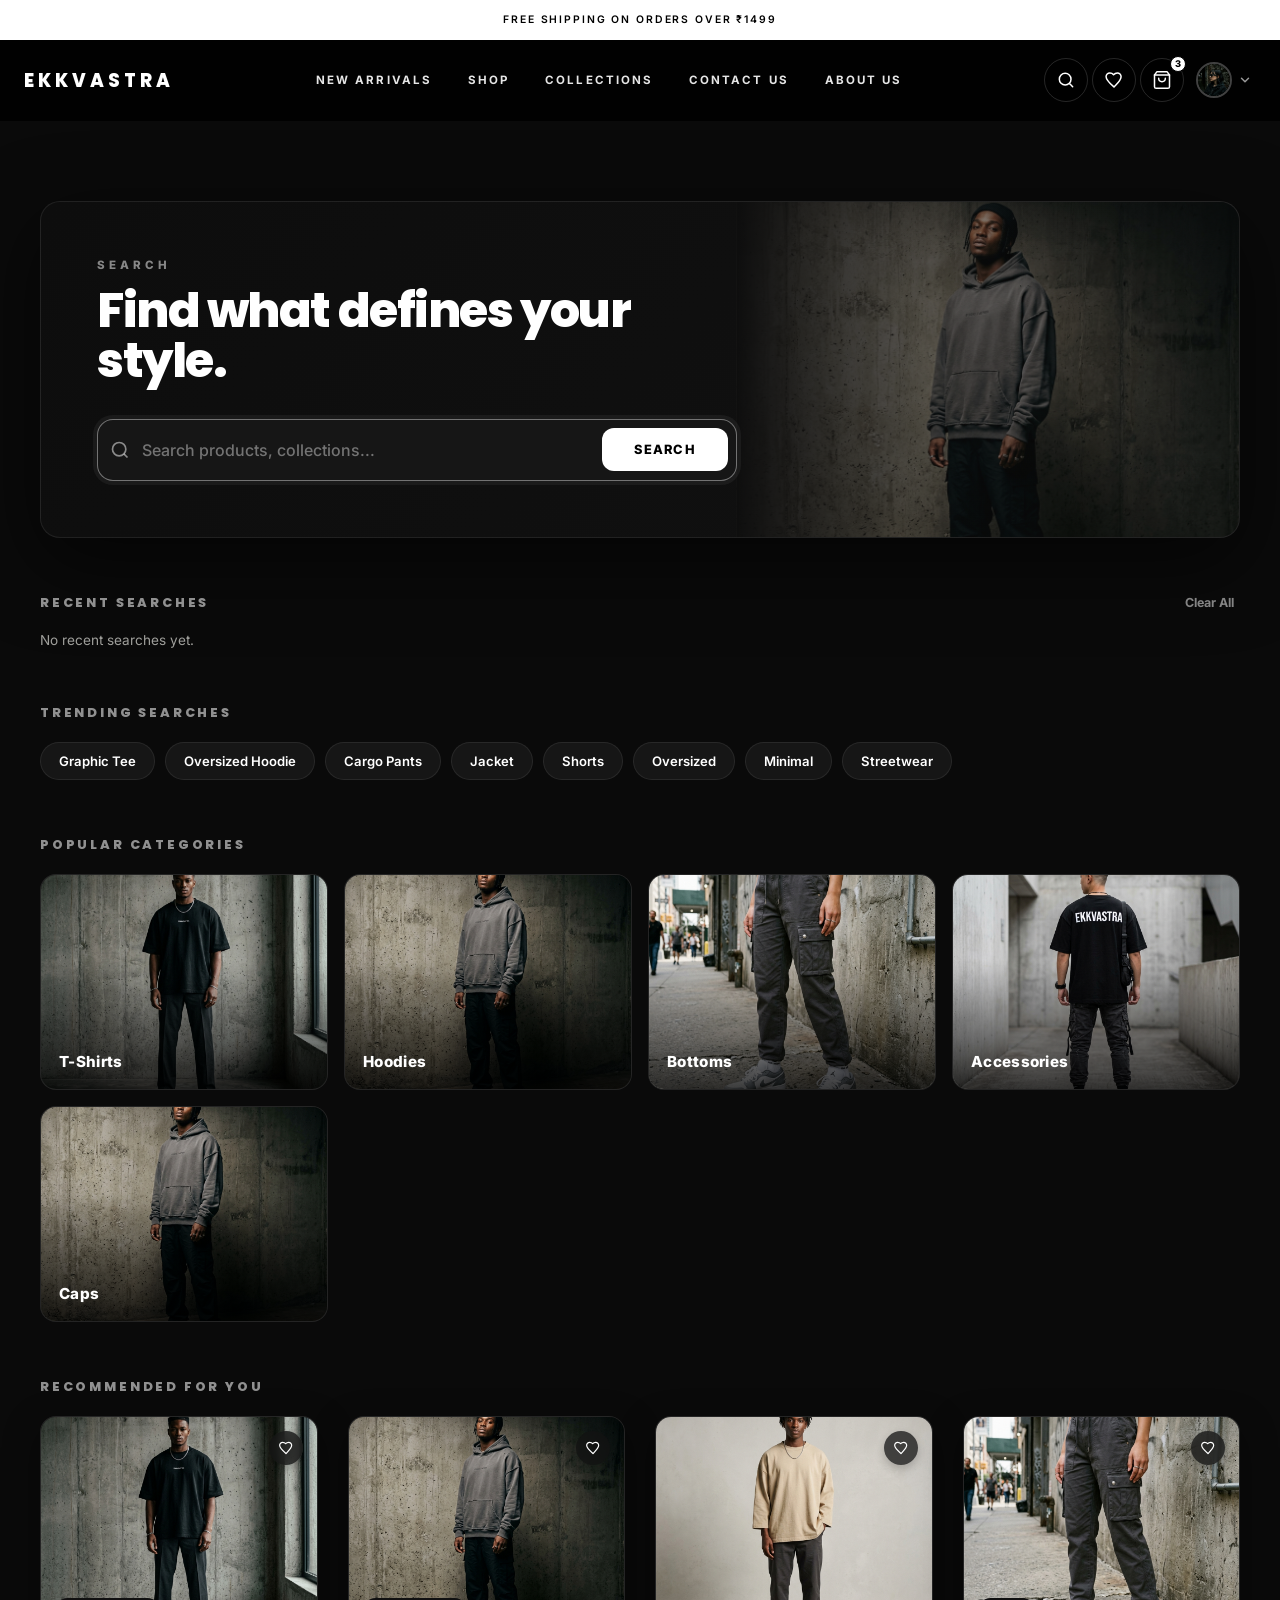
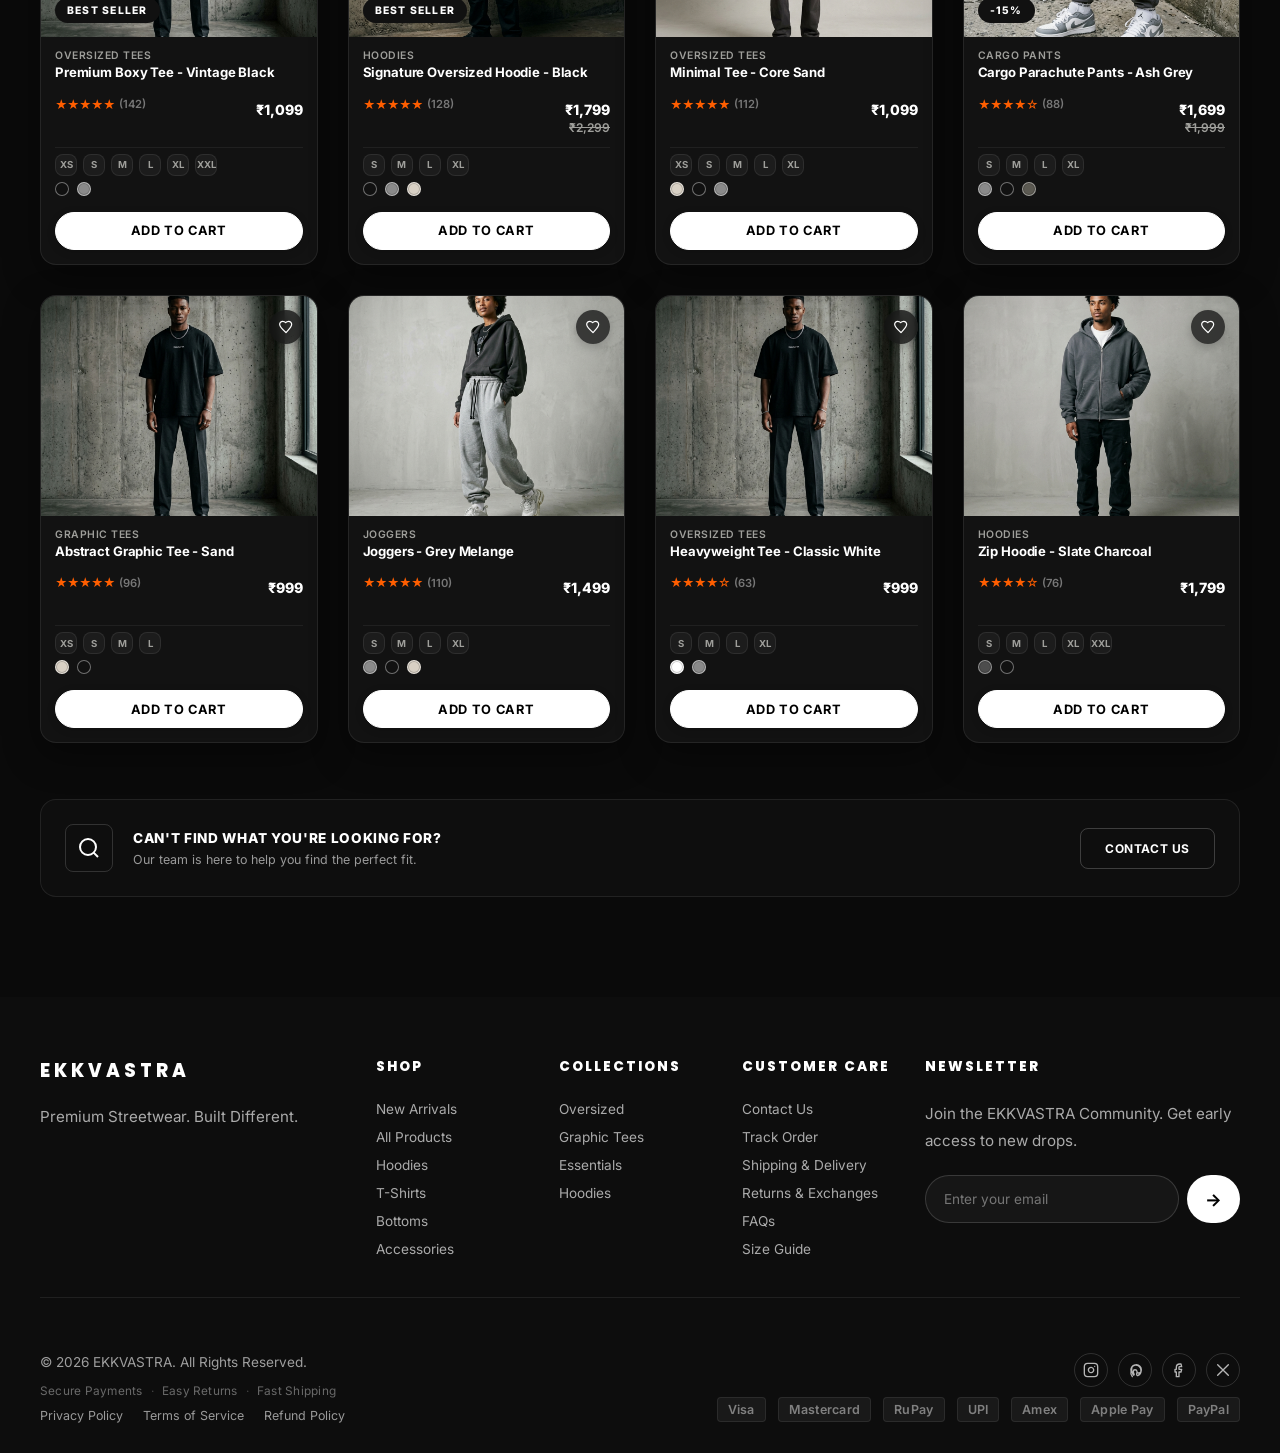
<file: SEARCH.html>
<!DOCTYPE html>
<html lang="en" class="scroll-smooth">

<head>
    <meta charset="utf-8" />
    <meta name="viewport" content="width=device-width,initial-scale=1" />
    <title>Search | EKKVASTRA | Premium Streetwear</title>
    <meta name="description" content="Search EKKVASTRA's premium streetwear collection — products, collections and more." />
    <link rel="preconnect" href="https://fonts.googleapis.com" />
    <link rel="preconnect" href="https://fonts.gstatic.com" crossorigin />
    <link
        href="https://fonts.googleapis.com/css2?family=Inter:wght@400;500;600;700;800;900&family=Poppins:wght@500;600;700;800&display=swap"
        rel="stylesheet" />
    <style>
        :root {
            --bg: #0a0a0a;
            --panel: #121212;
            --panel-soft: #1c1c1c;
            --ink: #ffffff;
            --muted: #9f9f9b;
            --border: rgba(255, 255, 255, 0.08);
            --soft-shadow: 0 12px 36px rgba(0, 0, 0, 0.4);
            --hero-shadow: 0 24px 80px rgba(0, 0, 0, 0.6);
            --max: 1440px;
            --font-sans: "Inter", sans-serif;
            --font-display: "Poppins", "Inter", sans-serif;
        }

        * {
            box-sizing: border-box;
        }

        html,
        body {
            margin: 0;
            min-height: 100%;
            background: var(--bg);
            color: var(--ink);
            font-family: var(--font-sans);
            -webkit-font-smoothing: antialiased;
            max-width: 100%;
            overflow-x: clip;
        }

        html {
            scroll-behavior: smooth;
        }

        img {
            display: block;
            width: 100%;
            height: auto;
        }

        a {
            color: inherit;
            text-decoration: none;
        }

        button,
        input,
        select {
            font: inherit;
        }

        .page-shell {
            width: 100%;
            max-width: var(--max);
            margin: 0 auto;
            padding: 0 16px;
        }

        @media (min-width: 640px) {
            .page-shell {
                padding: 0 24px;
            }
        }

        @media (min-width: 1024px) {
            .page-shell {
                padding: 0 40px;
            }
        }

        .btn-primary,
        .btn-secondary {
            display: inline-flex;
            align-items: center;
            justify-content: center;
            min-height: 48px;
            padding: 12px 24px;
            border-radius: 999px;
            font-size: 0.95rem;
            font-weight: 700;
            transition: transform 0.3s ease, background-color 0.3s ease, border-color 0.3s ease, opacity 0.3s ease;
            will-change: transform;
        }

        .btn-primary:hover,
        .btn-secondary:hover,
        .icon-btn:hover {
            transform: translateY(-2px);
        }

        .icon-btn {
            display: inline-flex;
            align-items: center;
            justify-content: center;
            width: 44px;
            height: 44px;
            border-radius: 999px;
            border: 1px solid rgba(0, 0, 0, 0.08);
            background: rgba(255, 255, 255, 0.82);
            backdrop-filter: blur(14px);
            -webkit-backdrop-filter: blur(14px);
            cursor: pointer;
            transition: transform 0.3s ease, background-color 0.3s ease, color 0.3s ease, border-color 0.3s ease, opacity 0.3s ease;
            color: inherit;
        }

        .announcement-bar {
            background: #ffffff;
            color: #000000;
            text-align: center;
            height: 40px;
            font-size: 0.65rem;
            font-weight: 600;
            letter-spacing: 0.18em;
            text-transform: uppercase;
            display: flex;
            align-items: center;
            justify-content: center;
            z-index: 80;
            position: relative;
            box-sizing: border-box;
            border-bottom: 1px solid rgba(255, 255, 255, 0.08);
        }

        .sticky-header {
            position: sticky;
            top: 0;
            left: 0;
            right: 0;
            z-index: 70;
            background: rgba(0, 0, 0, 0.85);
            backdrop-filter: blur(12px);
            -webkit-backdrop-filter: blur(12px);
            border-bottom: 1px solid transparent;
            transition: background-color 0.4s cubic-bezier(0.16, 1, 0.3, 1), backdrop-filter 0.4s cubic-bezier(0.16, 1, 0.3, 1), border-color 0.4s cubic-bezier(0.16, 1, 0.3, 1), box-shadow 0.4s cubic-bezier(0.16, 1, 0.3, 1);
        }

        .sticky-header.scrolled {
            background: rgba(0, 0, 0, 0.75);
            backdrop-filter: blur(20px);
            -webkit-backdrop-filter: blur(20px);
            border-bottom: 1px solid rgba(255, 255, 255, 0.08);
            box-shadow: 0 10px 30px rgba(0, 0, 0, 0.25);
        }

        .header-inner {
            max-width: var(--max);
            width: 100%;
            margin: 0 auto;
            display: flex;
            align-items: center;
            justify-content: space-between;
            gap: 18px;
            min-height: 80px;
            padding: 0 24px;
            transition: min-height 0.4s cubic-bezier(0.16, 1, 0.3, 1);
        }

        .sticky-header.scrolled .header-inner {
            min-height: 72px;
        }

        .logo {
            display: flex;
            align-items: center;
            gap: 12px;
            transition: opacity 0.25s ease, transform 0.25s ease;
            flex-shrink: 0;
        }

        .logo-mark {
            width: 38px;
            height: 38px;
            border-radius: 999px;
            display: grid;
            place-items: center;
            background: transparent;
            color: #fff;
            border: 1px solid rgba(255, 255, 255, 0.28);
            transition: border-color 0.35s ease, color 0.35s ease;
        }

        .logo-text {
            font-family: var(--font-display);
            font-size: 1.15rem;
            font-weight: 800;
            letter-spacing: 0.22em;
            text-transform: uppercase;
            color: #fff;
            transition: color 0.35s ease;
        }

        .nav-links {
            display: none;
            align-items: center;
            justify-content: center;
            gap: 12px;
            flex: 1;
            padding: 0 8px;
        }

        @media (min-width: 1024px) {
            .nav-links {
                display: flex;
            }
        }

        .nav-links a {
            position: relative;
            font-size: 0.72rem;
            font-weight: 700;
            letter-spacing: 0.18em;
            text-transform: uppercase;
            padding: 10px 12px;
            color: rgba(255, 255, 255, 0.9);
            transition: color 0.35s ease, opacity 0.25s ease, transform 0.25s ease;
        }

        .nav-links a::after {
            content: "";
            position: absolute;
            left: 12px;
            right: 12px;
            bottom: 6px;
            height: 1.5px;
            background: currentColor;
            transform: scaleX(0);
            transform-origin: left;
            transition: transform 0.3s cubic-bezier(0.16, 1, 0.3, 1);
        }

        .nav-links a:hover::after,
        .nav-links a.active::after {
            transform: scaleX(1);
        }

        .nav-links a:hover,
        .nav-links a.active {
            color: #fff;
        }

        .nav-actions {
            display: none;
            align-items: center;
            gap: 4px;
        }

        @media (min-width: 768px) {
            .nav-actions {
                display: flex;
            }
        }

        .nav-actions .icon-btn {
            background: transparent;
            border: 1px solid rgba(255, 255, 255, 0.15);
            color: #fff;
            position: relative;
            overflow: visible !important;
            transition: transform 0.25s ease, background-color 0.25s ease, border-color 0.25s ease;
        }

        .nav-actions .icon-btn:hover {
            background: rgba(255, 255, 255, 0.08);
            border-color: rgba(255, 255, 255, 0.3);
            transform: translateY(-1px);
        }

        .nav-avatar-btn {
            display: inline-flex;
            align-items: center;
            gap: 6px;
            background: transparent;
            border: none;
            cursor: pointer;
            padding: 4px 4px 4px 8px;
            border-radius: 999px;
            transition: background 0.25s ease;
            text-decoration: none;
        }

        .nav-avatar-btn:hover {
            background: rgba(255, 255, 255, 0.06);
        }

        .nav-avatar-img {
            width: 36px;
            height: 36px;
            border-radius: 50%;
            object-fit: cover;
            border: 2px solid rgba(255, 255, 255, 0.25);
            display: block;
        }

        .nav-avatar-chevron {
            color: rgba(255, 255, 255, 0.6);
            display: flex;
            align-items: center;
            transition: color 0.2s;
        }

        .nav-avatar-btn:hover .nav-avatar-chevron {
            color: #fff;
        }

        .nav-wishlist-btn {
            position: relative;
            text-decoration: none;
        }

        .nav-wishlist-badge {
            display: none;
            position: absolute;
            top: -3px;
            right: -3px;
            background: #ff5e00;
            color: #fff;
            font-size: 0.58rem;
            font-weight: 800;
            width: 16px;
            height: 16px;
            border-radius: 50%;
            align-items: center;
            justify-content: center;
            line-height: 1;
            box-shadow: 0 2px 4px rgba(0, 0, 0, 0.15);
            border: 1.5px solid #000;
            z-index: 10;
        }

        .nav-wishlist-badge.visible {
            display: flex;
        }

        .cart-badge {
            position: absolute;
            top: -3px;
            right: -3px;
            background: #fff;
            color: #000;
            font-size: 0.58rem;
            font-weight: 800;
            width: 16px;
            height: 16px;
            border-radius: 50%;
            display: none;
            align-items: center;
            justify-content: center;
            line-height: 1;
            box-shadow: 0 2px 4px rgba(0, 0, 0, 0.15);
            border: 1.5px solid #000;
            z-index: 10;
        }

        .cart-badge.visible {
            display: flex;
        }

        .mobile-menu-btn {
            display: inline-flex;
            background: transparent;
            border: 1px solid rgba(255, 255, 255, 0.15);
            color: #fff;
        }

        @media (min-width: 1024px) {
            .mobile-menu-btn {
                display: none;
            }
        }

        /* --------------------------------- */
        /* SHOP-STYLE RESULTS LAYOUT (reused) */
        /* --------------------------------- */
        .shop-layout {
            display: grid;
            grid-template-columns: 280px 1fr;
            gap: 40px;
            align-items: start;
        }

        @media (max-width: 991px) {
            .shop-layout {
                grid-template-columns: 1fr;
                gap: 20px;
            }
        }

        .filter-sidebar {
            background: var(--panel);
            border: 1.5px solid var(--border);
            border-radius: 12px;
            padding: 24px;
            display: flex;
            flex-direction: column;
            transition: transform 0.4s cubic-bezier(0.16, 1, 0.3, 1), visibility 0.4s, opacity 0.3s ease;
        }

        .drawer-header {
            display: flex;
            justify-content: space-between;
            align-items: center;
            border-bottom: 1px solid var(--border);
            padding-bottom: 16px;
            margin-bottom: 8px;
        }

        .drawer-header h3 {
            display: flex;
            align-items: center;
            font-family: var(--font-display);
            font-weight: 800;
            font-size: 1.05rem;
            letter-spacing: 0.05em;
            text-transform: uppercase;
            margin: 0;
            color: #fff;
        }

        .drawer-header .close-drawer-btn {
            background: transparent;
            border: none;
            font-size: 1.6rem;
            font-weight: 300;
            cursor: pointer;
            line-height: 1;
            color: var(--muted);
            padding: 0;
            transition: color 0.2s ease;
        }

        .drawer-header .close-drawer-btn:hover {
            color: #fff;
        }

        .filter-group {
            border-bottom: 1px solid var(--border);
            padding: 20px 0;
        }

        .filter-group:first-of-type {
            padding-top: 8px;
        }

        .filter-header {
            display: flex;
            justify-content: space-between;
            align-items: center;
            cursor: pointer;
            font-weight: 700;
            font-size: 0.85rem;
            letter-spacing: 0.08em;
            text-transform: uppercase;
            color: var(--ink);
            user-select: none;
        }

        .filter-header .chevron {
            transition: transform 0.4s cubic-bezier(0.16, 1, 0.3, 1);
            transform: rotate(180deg);
        }

        .filter-group.collapsed .chevron {
            transform: rotate(0deg);
        }

        .more-colors-text {
            font-size: 0.75rem;
            font-weight: 600;
            color: var(--muted);
            cursor: pointer;
            align-self: center;
            margin-left: 4px;
            transition: color 0.2s ease;
        }

        .more-colors-text:hover {
            color: #fff;
            text-decoration: underline;
        }

        .filter-options {
            margin-top: 18px;
            max-height: 400px;
            overflow: hidden;
            transition: max-height 0.4s cubic-bezier(0.16, 1, 0.3, 1), margin-top 0.4s ease, opacity 0.4s ease;
            opacity: 1;
        }

        .filter-group.collapsed .filter-options {
            max-height: 0;
            margin-top: 0;
            opacity: 0;
            pointer-events: none;
        }

        .check-label,
        .radio-label {
            display: flex;
            align-items: center;
            gap: 12px;
            font-size: 0.85rem;
            font-weight: 500;
            color: var(--ink);
            margin-bottom: 12px;
            cursor: pointer;
            position: relative;
            user-select: none;
        }

        .check-label input,
        .radio-label input {
            position: absolute;
            opacity: 0;
            cursor: pointer;
            height: 0;
            width: 0;
        }

        .custom-check {
            width: 18px;
            height: 18px;
            border: 1.5px solid rgba(255, 255, 255, 0.3);
            border-radius: 4px;
            background: transparent;
            display: inline-block;
            position: relative;
            transition: all 0.2s ease;
        }

        .check-label:hover input~.custom-check {
            border-color: #fff;
        }

        .check-label input:checked~.custom-check {
            background: #fff;
            border-color: #fff;
        }

        .check-label input:checked~.custom-check::after {
            content: "";
            position: absolute;
            left: 5px;
            top: 2px;
            width: 4px;
            height: 8px;
            border: solid black;
            border-width: 0 2px 2px 0;
            transform: rotate(45deg);
        }

        .custom-radio {
            width: 18px;
            height: 18px;
            border: 1.5px solid rgba(255, 255, 255, 0.3);
            border-radius: 50%;
            background: transparent;
            display: inline-block;
            position: relative;
            transition: all 0.2s ease;
        }

        .radio-label:hover input~.custom-radio {
            border-color: #fff;
        }

        .radio-label input:checked~.custom-radio {
            border-color: #fff;
        }

        .radio-label input:checked~.custom-radio::after {
            content: "";
            position: absolute;
            left: 4px;
            top: 4px;
            width: 8px;
            height: 8px;
            border-radius: 50%;
            background: #fff;
        }

        .size-grid {
            display: grid;
            grid-template-columns: repeat(4, 1fr);
            gap: 8px;
        }

        .size-btn {
            border: 1.5px solid rgba(255, 255, 255, 0.15);
            background: transparent;
            color: #fff;
            text-align: center;
            padding: 8px 0;
            border-radius: 8px;
            cursor: pointer;
            font-size: 0.75rem;
            font-weight: 700;
            transition: all 0.2s ease;
        }

        .size-btn:hover {
            border-color: #fff;
        }

        .size-btn.active {
            background: #fff;
            color: #000;
            border-color: #fff;
        }

        .color-swatches {
            display: flex;
            flex-wrap: wrap;
            gap: 12px;
        }

        .color-swatch {
            width: 32px;
            height: 32px;
            border-radius: 50%;
            border: 1.5px solid rgba(255, 255, 255, 0.25);
            cursor: pointer;
            position: relative;
            transition: all 0.2s ease;
            background: none;
            padding: 0;
        }

        .color-swatch:hover {
            transform: scale(1.1);
            border-color: var(--ink);
        }

        .color-swatch.active {
            border-color: var(--ink);
            transform: scale(1.05);
        }

        .color-swatch.active::after {
            content: "";
            position: absolute;
            inset: 3px;
            border-radius: 50%;
            border: 2.5px solid #fff;
            box-sizing: border-box;
        }

        .color-swatch[title="White"].active::after {
            border-color: #000;
        }

        .price-slider-wrap {
            padding: 8px 0;
        }

        .price-range-values {
            display: flex;
            justify-content: space-between;
            font-size: 0.8rem;
            color: var(--muted);
            margin-top: 10px;
            font-weight: 600;
        }

        input[type="range"] {
            -webkit-appearance: none;
            width: 100%;
            height: 4px;
            background: var(--border);
            border-radius: 99px;
            outline: none;
            margin: 10px 0;
        }

        input[type="range"]::-webkit-slider-thumb {
            -webkit-appearance: none;
            appearance: none;
            width: 18px;
            height: 18px;
            border-radius: 50%;
            background: var(--ink);
            cursor: pointer;
            transition: transform 0.1s ease;
        }

        input[type="range"]::-webkit-slider-thumb:hover {
            transform: scale(1.2);
        }

        .reset-filters-btn {
            width: 100%;
            margin-top: 30px;
            padding: 12px;
            background: transparent;
            border: 1.5px solid #fff;
            color: #fff;
            font-weight: 700;
            font-size: 0.8rem;
            letter-spacing: 0.1em;
            text-transform: uppercase;
            border-radius: 6px;
            cursor: pointer;
            display: flex;
            align-items: center;
            justify-content: center;
            transition: all 0.25s ease;
        }

        .reset-filters-btn:hover {
            background: #fff;
            color: #000;
            transform: translateY(-2px);
            box-shadow: 0 6px 20px rgba(255, 255, 255, 0.15);
        }

        .toolbar {
            display: flex;
            justify-content: space-between;
            align-items: center;
            border-bottom: 1px solid var(--border);
            padding-bottom: 20px;
            margin-bottom: 30px;
        }

        .toolbar-left {
            font-size: 0.85rem;
            color: var(--muted);
            font-weight: 600;
            letter-spacing: 0.02em;
        }

        .toolbar-right {
            display: flex;
            gap: 12px;
        }

        .sort-select {
            padding: 10px 16px;
            border: 1.5px solid rgba(255, 255, 255, 0.15);
            border-radius: 8px;
            background: #121212;
            font-size: 0.8rem;
            font-weight: 700;
            cursor: pointer;
            color: #fff;
            outline: none;
            transition: border-color 0.2s ease;
        }

        .sort-select:hover,
        .sort-select:focus {
            border-color: #fff;
        }

        .mobile-filter-trigger {
            display: none;
            align-items: center;
            gap: 8px;
            padding: 10px 16px;
            border: 1.5px solid rgba(255, 255, 255, 0.15);
            border-radius: 8px;
            background: #121212;
            font-size: 0.8rem;
            font-weight: 700;
            cursor: pointer;
            color: #fff;
        }

        .mobile-filter-trigger:hover {
            border-color: #fff;
        }

        @media (max-width: 991px) {
            .mobile-filter-trigger {
                display: inline-flex;
            }
        }

        .product-grid {
            display: grid;
            grid-template-columns: repeat(2, minmax(0, 1fr));
            grid-auto-rows: 1fr;
            gap: 12px;
        }

        @media (min-width: 520px) {
            .product-grid {
                grid-template-columns: repeat(2, minmax(0, 1fr));
                gap: 24px;
            }
        }

        @media (min-width: 1024px) {
            .product-grid {
                grid-template-columns: repeat(3, minmax(0, 1fr));
                gap: 28px;
            }
        }

        @media (min-width: 1200px) {
            .product-grid {
                grid-template-columns: repeat(4, minmax(0, 1fr));
                gap: 30px;
            }
        }

        /* --------------------------------- */
        /* PRODUCT CARD (reused site style)  */
        /* --------------------------------- */
        .product-card {
            position: relative;
            border-radius: 16px;
            overflow: hidden;
            background: var(--panel);
            border: 1.5px solid var(--border);
            box-shadow: var(--soft-shadow);
            transition: transform 0.35s cubic-bezier(0.16, 1, 0.3, 1), box-shadow 0.35s cubic-bezier(0.16, 1, 0.3, 1);
            display: flex;
            flex-direction: column;
            height: 100%;
        }

        .product-card:hover,
        .product-card.reveal.visible:hover {
            transform: translateY(-8px);
            box-shadow: 0 20px 48px rgba(0, 0, 0, 0.5);
        }

        .product-image {
            position: relative;
            overflow: hidden;
            height: 220px;
            background: #161616;
        }

        .product-image img {
            position: absolute;
            inset: 0;
            width: 100%;
            height: 100%;
            object-fit: cover;
            transition: transform 0.6s cubic-bezier(0.16, 1, 0.3, 1), opacity 0.5s ease;
        }

        .product-card:hover .default-img {
            opacity: 0;
            transform: scale(1.05);
        }

        .product-card:hover .hover-img {
            opacity: 1;
            transform: scale(1.05);
        }

        .product-image .hover-img {
            opacity: 0;
        }

        .wishlist {
            position: absolute;
            top: 14px;
            right: 14px;
            width: 34px;
            height: 34px;
            border-radius: 50%;
            border: 0;
            background: rgba(18, 18, 18, 0.75);
            backdrop-filter: blur(8px);
            -webkit-backdrop-filter: blur(8px);
            display: grid;
            place-items: center;
            z-index: 2;
            cursor: pointer;
            box-shadow: 0 4px 10px rgba(0, 0, 0, 0.2);
            transition: transform 0.15s ease, background 0.2s ease, color 0.2s ease;
            color: #fff;
        }

        .wishlist:hover {
            transform: scale(1.12);
            background: #fff;
            color: #000;
        }

        .wishlist svg {
            transition: fill 0.2s, stroke 0.2s;
            pointer-events: none;
        }

        .wishlist.active {
            background: rgba(255, 94, 0, 0.15);
            color: #ff5e00;
        }

        .wishlist.active svg {
            fill: #ff5e00;
            stroke: #ff5e00;
        }

        @keyframes wishlist-pop {
            0% {
                transform: scale(1);
            }

            40% {
                transform: scale(1.35);
            }

            70% {
                transform: scale(0.9);
            }

            100% {
                transform: scale(1);
            }
        }

        .wishlist.pop {
            animation: wishlist-pop 0.35s ease forwards;
        }

        .badge {
            position: absolute;
            left: 14px;
            bottom: 14px;
            z-index: 2;
            border-radius: 99px;
            background: #111;
            color: #fff;
            padding: 6px 12px;
            font-size: 0.65rem;
            font-weight: 800;
            letter-spacing: 0.12em;
            text-transform: uppercase;
        }

        .product-info {
            padding: 12px 14px 14px;
            display: flex;
            flex-direction: column;
            gap: 6px;
            flex-grow: 1;
            position: relative;
        }

        .card-top-section {
            flex: 1;
            display: flex;
            flex-direction: column;
            gap: 4px;
            justify-content: space-between;
        }

        .card-bottom-section {
            display: flex;
            flex-direction: column;
            gap: 6px;
            padding-top: 6px;
            border-top: 1px solid rgba(255, 255, 255, 0.06);
            margin-top: 2px;
        }

        .product-top {
            display: flex;
            justify-content: space-between;
            gap: 12px;
            align-items: flex-start;
        }

        .product-category {
            font-size: 0.65rem;
            color: var(--muted);
            font-weight: 600;
            text-transform: uppercase;
            letter-spacing: 0.05em;
            margin-bottom: 2px;
        }

        .product-name {
            margin: 0;
            font-size: 0.82rem;
            font-weight: 700;
            line-height: 1.25;
            letter-spacing: -0.01em;
            color: var(--ink);
            display: -webkit-box;
            -webkit-line-clamp: 2;
            -webkit-box-orient: vertical;
            overflow: hidden;
            min-height: 2.5em; /* 2 lines exactly */
        }

        .product-pricing-wrap {
            display: flex;
            flex-direction: column;
            align-items: flex-end;
            margin-left: auto;
            min-height: 38px;
        }

        .product-price {
            font-size: 0.88rem;
            font-weight: 800;
            white-space: nowrap;
            color: var(--ink);
        }

        .old-price {
            margin-top: 2px;
            font-size: 0.75rem;
            color: var(--muted);
            text-decoration: line-through;
            text-align: right;
            font-weight: 600;
        }

        .product-rating {
            display: flex;
            align-items: center;
            gap: 4px;
            color: #ff5e00;
            font-size: 0.75rem;
            margin-top: -4px;
        }

        .product-rating span:first-child {
            letter-spacing: -1px;
        }

        .sizes {
            display: flex;
            gap: 6px;
            flex-wrap: wrap;
            align-items: center;
            margin-top: 0;
        }

        .size {
            min-width: 22px;
            height: 22px;
            border-radius: 8px;
            border: 1px solid var(--border);
            display: inline-flex;
            align-items: center;
            justify-content: center;
            font-size: 0.6rem;
            font-weight: 700;
            color: var(--muted);
            background: var(--panel-soft);
        }

        .colors {
            display: flex;
            gap: 8px;
            flex-wrap: wrap;
            align-items: center;
            margin-top: 0;
        }

        .color {
            width: 14px;
            height: 14px;
            border-radius: 50%;
            border: 1px solid rgba(255, 255, 255, 0.4);
            box-shadow: inset 0 0 0 1px rgba(0, 0, 0, 0.2);
        }

        .qty-stepper {
            margin-top: 10px;
            display: flex;
            align-items: center;
            justify-content: space-between;
            width: 100%;
            height: 38px;
            border-radius: 999px;
            border: 1.5px solid #fff;
            background: #fff;
            overflow: hidden;
        }

        .qty-stepper .qty-btn {
            flex: 0 0 38px;
            height: 100%;
            display: flex;
            align-items: center;
            justify-content: center;
            background: transparent;
            border: none;
            color: #000;
            font-size: 1.05rem;
            font-weight: 700;
            line-height: 1;
            cursor: pointer;
            transition: background-color 0.2s ease, color 0.2s ease;
        }

        .qty-stepper .qty-btn:hover {
            background: #ff5e00;
            color: #fff;
        }

        .qty-stepper .qty-value {
            flex: 1;
            text-align: center;
            font-size: 0.85rem;
            font-weight: 800;
            color: #000;
        }

        .add-cart {
            margin-top: 10px;
            display: flex;
            align-items: center;
            justify-content: center;
            width: 100%;
            height: 38px;
            border-radius: 999px;
            border: 1.5px solid #fff;
            background: #fff;
            color: #000;
            font-size: 0.8rem;
            font-weight: 700;
            text-transform: uppercase;
            letter-spacing: 0.05em;
            cursor: pointer;
            transition: all 0.3s ease;
            box-shadow: 0 2px 8px rgba(0, 0, 0, 0.15);
        }

        .add-cart:hover {
            background: transparent;
            color: #fff;
            border-color: #fff;
            transform: translateY(-2px);
        }

        .product-card.reveal {
            opacity: 0;
            transform: translateY(30px);
            transition: opacity 0.8s cubic-bezier(0.16, 1, 0.3, 1), transform 0.8s cubic-bezier(0.16, 1, 0.3, 1), box-shadow 0.35s ease;
        }

        .product-card.reveal.visible {
            opacity: 1;
            transform: translateY(0);
        }

        @media (max-width: 991px) {
            .filter-sidebar {
                position: fixed;
                top: 0;
                left: -320px;
                width: 300px;
                height: 100%;
                background: #121212;
                z-index: 200;
                padding: 30px 24px;
                box-shadow: 10px 0 40px rgba(0, 0, 0, 0.4);
                display: flex;
                flex-direction: column;
                overflow-y: auto;
                transition: transform 0.4s cubic-bezier(0.16, 1, 0.3, 1), visibility 0.4s;
                visibility: hidden;
                border-right: 1px solid rgba(255, 255, 255, 0.08);
                border: none;
                border-radius: 0;
            }

            .filter-sidebar.open {
                transform: translateX(320px);
                visibility: visible;
            }

            .close-drawer-btn {
                background: transparent;
                border: none;
                font-size: 2rem;
                font-weight: 300;
                cursor: pointer;
                line-height: 1;
                color: var(--ink);
                padding: 0;
            }

            .drawer-backdrop {
                position: fixed;
                inset: 0;
                background: rgba(0, 0, 0, 0.4);
                backdrop-filter: blur(4px);
                -webkit-backdrop-filter: blur(4px);
                z-index: 199;
                opacity: 0;
                visibility: hidden;
                transition: opacity 0.4s ease, visibility 0.4s ease;
            }

            .drawer-backdrop.open {
                opacity: 1;
                visibility: visible;
            }
        }

        /* --------------------------------- */
        /* FOOTER (reused verbatim)          */
        /* --------------------------------- */
        .footer {
            background: #0d0d0d;
            color: #fff;
            padding: 60px 0 30px 0;
        }

        .footer-grid {
            display: grid;
            grid-template-columns: 1fr;
            gap: 40px;
            padding-bottom: 40px;
            border-bottom: 1px solid rgba(255, 255, 255, 0.08);
        }

        @media (min-width: 640px) {
            .footer-grid {
                grid-template-columns: repeat(2, 1fr);
            }
        }

        @media (min-width: 1024px) {
            .footer-grid {
                grid-template-columns: 2fr 1fr 1fr 1fr 2fr;
                gap: 30px;
            }
        }

        @media (max-width: 767px) {
            .footer-grid {
                text-align: center;
            }

            .footer-links {
                align-items: center;
            }

            .newsletter>div {
                justify-content: center;
            }

            .footer-bottom {
                justify-content: center;
                text-align: center;
            }
        }

        .footer-heading {
            font-family: var(--font-display);
            font-size: 0.85rem;
            font-weight: 800;
            letter-spacing: 0.15em;
            text-transform: uppercase;
            margin: 0 0 24px 0;
            color: #fff;
        }

        .footer-links {
            display: flex;
            flex-direction: column;
            gap: 12px;
        }

        .footer-links a {
            font-size: 0.85rem;
            color: rgba(255, 255, 255, 0.65);
            transition: color 0.25s ease, transform 0.25s ease;
            display: inline-block;
        }

        .footer-links a:hover {
            color: #fff;
            transform: translateX(4px);
        }

        .newsletter {
            margin-top: 20px;
        }

        .newsletter input {
            background: rgba(255, 255, 255, 0.04);
            border: 1px solid rgba(255, 255, 255, 0.15);
            color: #fff;
            padding: 12px 18px;
            border-radius: 999px;
            font-size: 0.85rem;
            outline: none;
            transition: border-color 0.25s ease;
        }

        .newsletter input:focus {
            border-color: rgba(255, 255, 255, 0.45);
        }

        .newsletter button {
            background: #fff;
            color: #000;
            border: none;
            font-size: 1.1rem;
            font-weight: 700;
            cursor: pointer;
            border-radius: 999px;
            transition: background 0.25s, transform 0.25s;
        }

        .newsletter button:hover {
            background: #e5dfd6;
            transform: translateY(-1px);
        }

        .footer-bottom {
            display: flex;
            flex-wrap: wrap;
            justify-content: space-between;
            align-items: center;
            gap: 20px;
            padding-top: 30px;
            font-size: 0.78rem;
            color: rgba(255, 255, 255, 0.45);
        }

        .payment-pill {
            background: rgba(255, 255, 255, 0.05);
            border: 1px solid rgba(255, 255, 255, 0.08);
            border-radius: 4px;
            padding: 4px 10px;
            font-weight: 600;
            letter-spacing: 0.02em;
        }

        .sr-only {
            position: absolute;
            width: 1px;
            height: 1px;
            padding: 0;
            margin: -1px;
            overflow: hidden;
            clip: rect(0, 0, 0, 0);
            border: 0;
        }

        .toast-container {
            position: fixed;
            top: 24px;
            right: 24px;
            left: 24px;
            z-index: 10000;
            display: flex;
            flex-direction: column;
            align-items: flex-end;
            gap: 12px;
            pointer-events: none;
        }

        .toast {
            background: #0d0d0d;
            border: 1px solid rgba(255, 255, 255, 0.08);
            color: #ffffff;
            padding: 16px 24px;
            border-radius: 12px;
            font-size: 0.85rem;
            font-weight: 700;
            letter-spacing: 0.05em;
            box-shadow: 0 10px 30px rgba(0, 0, 0, 0.5);
            display: flex;
            align-items: center;
            gap: 12px;
            max-width: 100%;
            box-sizing: border-box;
            transform: translateX(120%);
            transition: transform 0.4s cubic-bezier(0.16, 1, 0.3, 1);
            pointer-events: auto;
        }

        .toast.show {
            transform: translateX(0);
        }

        @media (max-width: 767px) {

            .announcement-bar {
                height: auto;
                min-height: 40px;
                padding: 8px 12px;
                font-size: 0.58rem;
                line-height: 1.3;
                flex-wrap: wrap;
                gap: 6px;
            }

            .sticky-header {
                position: sticky;
                top: 0;
            }

            .header-inner {
                min-height: 64px;
                padding: 0 16px;
                gap: 12px;
            }

            .page-shell {
                padding: 0 16px;
            }

            .mobile-menu-btn {
                display: inline-flex;
            }

            .nav-actions {
                display: none;
            }
        }
    </style>
    <link rel="stylesheet" href="search-overlay.css" />
    <link rel="stylesheet" href="mobile-drawer.css" />
    <link rel="stylesheet" href="search-page.css" />
    <script>
        // iOS Safari won't apply :active/:hover styles on tap unless a touch
        // listener exists somewhere on the page -- this is what makes the
        // card/footer tap-lift effects actually fire on a real phone.
        document.addEventListener('touchstart', function () {}, { passive: true });
    </script>
</head>

<body>
    <div class="announcement-bar">
        FREE SHIPPING ON ORDERS OVER ₹1499
    </div>
    <a href="#content" class="sr-only">Skip to content</a>

    <!-- Sticky Header -->
    <header class="sticky-header" id="siteHeader">
        <div class="header-inner">
            <a href="index.html" class="logo" aria-label="EKKVASTRA home">
                <span class="logo-text">EKKVASTRA</span>
            </a>

            <nav class="nav-links" aria-label="Primary">
                <a href="index.html#new-arrivals">New Arrivals</a>
                <a href="shop.html">Shop</a>
                <a href="index.html#collections">Collections</a>
                <a href="CONTACT.html">Contact Us</a>
                <a href="ABOUT.html">About Us</a>
            </nav>

            <div class="nav-actions">
                <button class="icon-btn" aria-label="Search" id="headerSearchBtn">
                    <svg viewBox="0 0 24 24" width="20" height="20" fill="none" stroke="currentColor"
                        stroke-width="1.8">
                        <circle cx="11" cy="11" r="7"></circle>
                        <path d="M20 20l-3.5-3.5" stroke-linecap="round"></path>
                    </svg>
                </button>
                <a href="wishlist.html" class="icon-btn nav-wishlist-btn" aria-label="Wishlist" id="navWishlistBtn">
                    <svg viewBox="0 0 24 24" width="20" height="20" fill="none" stroke="currentColor"
                        stroke-width="1.8">
                        <path
                            d="M12.1 20.3l-.1.1-.1-.1C6.1 15.2 2.5 11.9 2.5 8A4.5 4.5 0 0 1 7 3.5c1.74 0 3.41.81 4.5 2.09A5.96 5.96 0 0 1 16 3.5 4.5 4.5 0 0 1 20.5 8c0 3.95-3.64 7.24-8.4 12.3z"
                            stroke-linecap="round" stroke-linejoin="round"></path>
                    </svg>
                    <span id="navWishlistBadge" class="nav-wishlist-badge">0</span>
                </a>
                <a href="cart.html" class="icon-btn" aria-label="Shopping Bag">
                    <svg viewBox="0 0 24 24" width="20" height="20" fill="none" stroke="currentColor"
                        stroke-width="1.8" stroke-linecap="round" stroke-linejoin="round">
                        <path d="M6 2L3 6v14a2 2 0 0 0 2 2h14a2 2 0 0 0 2-2V6l-3-4z"></path>
                        <line x1="3" y1="6" x2="21" y2="6"></line>
                        <path d="M16 10a4 4 0 0 1-8 0"></path>
                    </svg>
                    <span class="cart-badge">0</span>
                </a>
                <a href="account.html" class="nav-avatar-btn" aria-label="My Account">
                    <img src="images/avatar_anshika.png" alt="Account" class="nav-avatar-img" />
                    <span class="nav-avatar-chevron">
                        <svg viewBox="0 0 24 24" width="14" height="14" fill="none" stroke="currentColor" stroke-width="2.5" stroke-linecap="round" stroke-linejoin="round">
                            <polyline points="6 9 12 15 18 9"></polyline>
                        </svg>
                    </span>
                </a>
            </div>

            <button class="icon-btn mobile-menu-btn" id="menuBtn" aria-label="Open menu">
                <svg viewBox="0 0 24 24" width="20" height="20" fill="none" stroke="currentColor" stroke-width="1.8">
                    <path d="M4 7h16M4 12h16M4 17h16" stroke-linecap="round"></path>
                </svg>
            </button>
        </div>
    </header>

    <div class="mobile-drawer" id="mobileDrawer" aria-hidden="true"></div>
    <div class="search-suggestions" id="searchSuggestions" hidden></div>

    <main class="search-page-wrapper" id="content">
        <div class="page-shell">

            <!-- SEARCH HERO -->
            <section class="search-hero reveal">
                <div class="search-hero-inner">
                    <div class="search-hero-eyebrow">Search</div>
                    <h1 class="search-hero-title">Find what defines your style.</h1>
                    <div class="search-bar-shell">
                        <div class="search-bar-wrap">
                            <span class="search-bar-icon">
                                <svg viewBox="0 0 24 24" width="20" height="20" fill="none" stroke="currentColor" stroke-width="2">
                                    <circle cx="11" cy="11" r="8"></circle>
                                    <line x1="21" y1="21" x2="16.65" y2="16.65"></line>
                                </svg>
                            </span>
                            <input type="text" id="mainSearchInput" placeholder="Search products, collections..." autocomplete="off" autofocus />
                            <button class="search-clear-x" id="clearSearchBtn" aria-label="Clear search">
                                <svg viewBox="0 0 24 24" width="14" height="14" fill="none" stroke="currentColor" stroke-width="2"><line x1="18" y1="6" x2="6" y2="18"></line><line x1="6" y1="6" x2="18" y2="18"></line></svg>
                            </button>
                            <button class="search-submit-btn" id="submitSearchBtn">Search</button>
                        </div>
                    </div>
                </div>
                <div class="search-hero-media" aria-hidden="true"></div>
            </section>

            <!-- DISCOVERY STATE -->
            <div id="discoveryState">
                <section class="search-block reveal">
                    <div class="search-block-header">
                        <h2>Recent Searches</h2>
                        <button class="text-link-btn" id="clearRecentBtn">Clear All</button>
                    </div>
                    <div class="chip-row" id="recentChips"></div>
                </section>

                <section class="search-block reveal">
                    <div class="search-block-header">
                        <h2>Trending Searches</h2>
                    </div>
                    <div class="chip-row" id="trendingChips"></div>
                </section>

                <section class="search-block reveal">
                    <div class="search-block-header">
                        <h2>Popular Categories</h2>
                    </div>
                    <div class="popular-cat-row" id="popularCategories"></div>
                </section>

                <section class="search-block reveal">
                    <div class="search-block-header">
                        <h2>Recommended For You</h2>
                    </div>
                    <div class="product-grid" id="recommendedGrid"></div>
                </section>

                <div class="search-contact-card reveal">
                    <div class="search-icon-box">
                        <svg viewBox="0 0 24 24" width="24" height="24" fill="none" stroke="currentColor" stroke-width="2">
                            <circle cx="11" cy="11" r="8"></circle>
                            <line x1="21" y1="21" x2="16.65" y2="16.65"></line>
                        </svg>
                    </div>
                    <div class="search-contact-text">
                        <h4>CAN'T FIND WHAT YOU'RE LOOKING FOR?</h4>
                        <p>Our team is here to help you find the perfect fit.</p>
                    </div>
                    <a href="CONTACT.html" class="search-contact-btn">CONTACT US</a>
                </div>
            </div>

            <!-- RESULTS STATE -->
            <div id="resultsState" hidden>
                <div class="results-header reveal">
                    <h2 class="results-title">Results for "<span id="resultsQueryText"></span>"</h2>
                    <p class="results-count" id="resultsCountText">0 items found</p>
                    <div class="results-chip-row" id="resultsCategoryChips"></div>
                </div>

                <div class="search-results-shell">
                    <!-- Filter Drawer Backdrop (Mobile) -->
                    <div class="drawer-backdrop" id="filterDrawerBackdrop"></div>

                    <!-- Sort Bottom Sheet (Mobile) -->
                    <div class="drawer-backdrop" id="sortSheetBackdrop"></div>
                    <div class="sort-sheet" id="sortSheet">
                        <div class="sheet-handle" aria-hidden="true"></div>
                        <div class="drawer-header">
                            <h3>Sort By</h3>
                            <button class="close-drawer-btn" id="closeSortSheetBtn" aria-label="Close sort options">&times;</button>
                        </div>
                        <div class="sort-options-list" id="sortOptionsList">
                            <button class="sort-option-row active" data-sort="featured">Featured</button>
                            <button class="sort-option-row" data-sort="newest">Newest</button>
                            <button class="sort-option-row" data-sort="popularity">Popularity</button>
                            <button class="sort-option-row" data-sort="price-low-high">Price Low to High</button>
                            <button class="sort-option-row" data-sort="price-high-low">Price High to Low</button>
                        </div>
                    </div>

                    <div class="shop-layout">
                        <aside class="filter-sidebar" id="filterSidebar">
                            <div class="sheet-handle" aria-hidden="true"></div>
                            <div class="drawer-header">
                                <h3>
                                    <svg viewBox="0 0 24 24" width="16" height="16" fill="none" stroke="currentColor" stroke-width="2.5" style="margin-right: 8px; vertical-align: middle;"><path d="M4 21v-7M4 10V3M12 21v-9M12 8V3M20 21v-5M20 12V3M1 14h6M9 8h6M17 16h6" stroke-linecap="round" stroke-linejoin="round"/></svg>
                                    Filters
                                </h3>
                                <button class="close-drawer-btn" id="closeFilterDrawerBtn" aria-label="Close filters">&times;</button>
                            </div>
                            <div class="filter-sheet-scroll">

                            <!-- CATEGORY FILTER -->
                            <div class="filter-group">
                                <div class="filter-header" onclick="toggleFilterGroup(this)">
                                    <span>Category</span>
                                    <svg class="chevron" viewBox="0 0 24 24" width="12" height="12" fill="none" stroke="currentColor" stroke-width="2.5"><path d="M6 9l6 6 6-6"/></svg>
                                </div>
                                <div class="filter-options" id="categoryFilters"></div>
                            </div>

                            <!-- SIZE FILTER -->
                            <div class="filter-group">
                                <div class="filter-header" onclick="toggleFilterGroup(this)">
                                    <span>Size</span>
                                    <svg class="chevron" viewBox="0 0 24 24" width="12" height="12" fill="none" stroke="currentColor" stroke-width="2.5"><path d="M6 9l6 6 6-6"/></svg>
                                </div>
                                <div class="filter-options">
                                    <div class="size-grid">
                                        <button class="size-btn" onclick="toggleSizeFilter(this, 'XS')">XS</button>
                                        <button class="size-btn" onclick="toggleSizeFilter(this, 'S')">S</button>
                                        <button class="size-btn" onclick="toggleSizeFilter(this, 'M')">M</button>
                                        <button class="size-btn" onclick="toggleSizeFilter(this, 'L')">L</button>
                                        <button class="size-btn" onclick="toggleSizeFilter(this, 'XL')">XL</button>
                                        <button class="size-btn" onclick="toggleSizeFilter(this, 'XXL')">XXL</button>
                                    </div>
                                </div>
                            </div>

                            <!-- COLOR FILTER -->
                            <div class="filter-group">
                                <div class="filter-header" onclick="toggleFilterGroup(this)">
                                    <span>Color</span>
                                    <svg class="chevron" viewBox="0 0 24 24" width="12" height="12" fill="none" stroke="currentColor" stroke-width="2.5"><path d="M6 9l6 6 6-6"/></svg>
                                </div>
                                <div class="filter-options">
                                    <div class="color-swatches">
                                        <button class="color-swatch" style="background:#111111;" title="Black" onclick="toggleColorFilter(this, 'black')"></button>
                                        <button class="color-swatch" style="background:#ffffff;" title="White" onclick="toggleColorFilter(this, 'white')"></button>
                                        <button class="color-swatch" style="background:#8a8a8a;" title="Gray" onclick="toggleColorFilter(this, 'gray')"></button>
                                        <button class="color-swatch" style="background:#d8d0c4;" title="Beige" onclick="toggleColorFilter(this, 'beige')"></button>
                                        <button class="color-swatch" style="background:#1d4ed8;" title="Blue" onclick="toggleColorFilter(this, 'blue')"></button>
                                        <button class="color-swatch" style="background:#5c5a52;" title="Olive" onclick="toggleColorFilter(this, 'olive')"></button>
                                    </div>
                                </div>
                            </div>

                            <!-- PRICE RANGE FILTER -->
                            <div class="filter-group">
                                <div class="filter-header" onclick="toggleFilterGroup(this)">
                                    <span>Price Range</span>
                                    <svg class="chevron" viewBox="0 0 24 24" width="12" height="12" fill="none" stroke="currentColor" stroke-width="2.5"><path d="M6 9l6 6 6-6"/></svg>
                                </div>
                                <div class="filter-options">
                                    <div class="price-slider-wrap">
                                        <input type="range" id="priceRange" min="499" max="2999" value="2999" oninput="updatePriceFilter(this.value)">
                                        <div class="price-range-values">
                                            <span>₹499</span>
                                            <span id="priceVal">₹2,999</span>
                                        </div>
                                    </div>
                                </div>
                            </div>

                            <!-- COLLECTION (FIT) FILTER -->
                            <div class="filter-group">
                                <div class="filter-header" onclick="toggleFilterGroup(this)">
                                    <span>Collection</span>
                                    <svg class="chevron" viewBox="0 0 24 24" width="12" height="12" fill="none" stroke="currentColor" stroke-width="2.5"><path d="M6 9l6 6 6-6"/></svg>
                                </div>
                                <div class="filter-options" id="fitFilters">
                                    <label class="check-label"><input type="checkbox" value="Oversized" onclick="toggleFitFilter('Oversized')"><span class="custom-check"></span> Oversized</label>
                                    <label class="check-label"><input type="checkbox" value="Regular" onclick="toggleFitFilter('Regular')"><span class="custom-check"></span> Regular</label>
                                    <label class="check-label"><input type="checkbox" value="Relaxed" onclick="toggleFitFilter('Relaxed')"><span class="custom-check"></span> Relaxed</label>
                                    <label class="check-label"><input type="checkbox" value="Slim" onclick="toggleFitFilter('Slim')"><span class="custom-check"></span> Slim</label>
                                </div>
                            </div>

                            <!-- AVAILABILITY FILTER -->
                            <div class="filter-group">
                                <div class="filter-header" onclick="toggleFilterGroup(this)">
                                    <span>Availability</span>
                                    <svg class="chevron" viewBox="0 0 24 24" width="12" height="12" fill="none" stroke="currentColor" stroke-width="2.5"><path d="M6 9l6 6 6-6"/></svg>
                                </div>
                                <div class="filter-options">
                                    <label class="check-label"><input type="checkbox" id="availInStock" value="in-stock" onclick="toggleAvailabilityFilter('in-stock')"><span class="custom-check"></span> In Stock</label>
                                    <label class="check-label"><input type="checkbox" id="availOutStock" value="out-of-stock" onclick="toggleAvailabilityFilter('out-of-stock')"><span class="custom-check"></span> Out of Stock</label>
                                </div>
                            </div>
                            </div>

                            <div class="filter-sheet-actions">
                                <button class="reset-filters-btn" onclick="resetAllFilters()">
                                    <svg viewBox="0 0 24 24" width="14" height="14" fill="none" stroke="currentColor" stroke-width="2.2" style="margin-right:8px;"><path d="M21.5 2v6h-6M21.34 15.57a10 10 0 1 1-.57-8.38l.73-2.79"/></svg>
                                    Reset
                                </button>
                                <button class="apply-filters-btn" id="applyFiltersBtn">Apply</button>
                            </div>
                        </aside>

                        <div class="shop-content">
                            <div class="toolbar reveal">
                                <div class="toolbar-left">
                                    <span id="displayedCount">0</span> Results
                                </div>
                                <div class="toolbar-right">
                                    <button class="mobile-filter-trigger" id="mobileFilterTriggerBtn">
                                        <svg viewBox="0 0 24 24" width="14" height="14" fill="none" stroke="currentColor" stroke-width="2.2"><path d="M4 21v-7M4 10V3M12 21v-9M12 8V3M20 21v-5M20 12V3M1 14h6M9 8h6M17 16h6"/></svg>
                                        Filter
                                    </button>
                                    <button class="mobile-sort-trigger" id="mobileSortTriggerBtn">
                                        <svg viewBox="0 0 24 24" width="14" height="14" fill="none" stroke="currentColor" stroke-width="2.2"><path d="M3 6h18M7 12h10M11 18h2" stroke-linecap="round"/></svg>
                                        Sort
                                    </button>
                                    <select class="sort-select" id="sortSelect" onchange="changeSort(this.value)" aria-label="Sort products">
                                        <option value="featured">Sort by: Featured</option>
                                        <option value="newest">Sort by: Newest</option>
                                        <option value="popularity">Sort by: Popularity</option>
                                        <option value="price-low-high">Sort by: Price Low to High</option>
                                        <option value="price-high-low">Sort by: Price High to Low</option>
                                    </select>
                                </div>
                            </div>

                            <div class="product-grid" id="resultsGrid"></div>

                            <div class="empty-state" id="emptyState" hidden>
                                <div class="empty-state-illustration">
                                    <svg viewBox="0 0 24 24" width="64" height="64" fill="none" stroke="currentColor" stroke-width="1.4">
                                        <circle cx="11" cy="11" r="8"></circle>
                                        <line x1="21" y1="21" x2="16.65" y2="16.65"></line>
                                        <line x1="8" y1="11" x2="14" y2="11"></line>
                                    </svg>
                                </div>
                                <h3>No products found.</h3>
                                <p>Try searching with another keyword.</p>
                                <div class="empty-state-trending">
                                    <div class="search-block-header">
                                        <h2>Trending Searches</h2>
                                    </div>
                                    <div class="chip-row" id="emptyTrendingChips"></div>
                                </div>
                            </div>
                        </div>
                    </div>
                </div>
            </div>

        </div>
    </main>

    <!-- Footer -->
    <footer class="footer">
        <div class="page-shell">
            <div class="footer-grid">
                <div>
                    <a href="index.html" class="logo">
                        <span class="logo-text" style="color:#fff;">EKKVASTRA</span>
                    </a>
                    <p style="max-width:320px;margin-top:20px;color:rgba(255,255,255,.65);line-height:1.75;font-size:.95rem;">
                        Premium Streetwear. Built Different.
                    </p>
                </div>

                <div>
                    <h3 class="footer-heading">Shop</h3>
                    <div class="footer-links">
                        <a href="shop.html">New Arrivals</a>
                        <a href="shop.html">All Products</a>
                        <a href="shop.html?category=hoodies">Hoodies</a>
                        <a href="shop.html?category=t-shirts">T-Shirts</a>
                        <a href="shop.html?category=bottoms">Bottoms</a>
                        <a href="shop.html?category=accessories">Accessories</a>
                    </div>
                </div>

                <div>
                    <h3 class="footer-heading">Collections</h3>
                    <div class="footer-links">
                        <a href="collection.html?name=Oversized">Oversized</a>
                        <a href="collection.html?name=Graphic%20Tees">Graphic Tees</a>
                        <a href="collection.html?name=Essentials">Essentials</a>
                        <a href="collection.html?name=Hoodies">Hoodies</a>
                    </div>
                </div>

                <div>
                    <h3 class="footer-heading">Customer Care</h3>
                    <div class="footer-links">
                        <a href="CONTACT.html">Contact Us</a>
                        <a href="#" onclick="event.preventDefault(); showToast('Order tracking is available under My Orders in your account.');">Track Order</a>
                        <a href="#" onclick="event.preventDefault(); showToast('Free standard shipping on orders over ₹1499. Delivery details are in the checkout process.');">Shipping & Delivery</a>
                        <a href="#" onclick="event.preventDefault(); showToast('7-day hassle-free returns policy. Contact support to initiate a return.');">Returns & Exchanges</a>
                        <a href="#" onclick="event.preventDefault(); showToast('Frequently Asked Questions are available under the CONTACT page.');">FAQs</a>
                        <a href="#" onclick="event.preventDefault(); showToast('Size Guide is available on standard product detail cards.');">Size Guide</a>
                    </div>
                </div>

                <div>
                    <h3 class="footer-heading">Newsletter</h3>
                    <p style="margin-top:20px;color:rgba(255,255,255,.65);line-height:1.75;font-size:.95rem;">
                        Join the EKKVASTRA Community. Get early access to new drops.
                    </p>
                    <form class="newsletter" onsubmit="event.preventDefault()">
                        <label class="sr-only" for="email">Email</label>
                        <div style="display:flex;gap:8px;">
                            <input id="email" type="email" placeholder="Enter your email" style="flex:1;min-width:0;" />
                            <button type="submit" class="btn-secondary"
                                style="background:#fff;color:#000;min-width:48px;padding:0 18px;">→</button>
                        </div>
                    </form>
                </div>
            </div>

            <div class="footer-bottom reveal" style="margin-top:24px;">
                <div class="footer-bottom-legal">
                    <p class="footer-copyright">&copy; 2026 EKKVASTRA. All Rights Reserved.</p>
                    <p class="footer-trust-line">Secure Payments<span class="dot">&middot;</span>Easy Returns<span class="dot">&middot;</span>Fast Shipping</p>
                    <div style="display:flex;flex-wrap:wrap;gap:20px;">
                        <a href="#" style="color:rgba(255,255,255,.58);" onclick="event.preventDefault(); showToast('Privacy Policy coming soon!');">Privacy Policy</a>
                        <a href="#" style="color:rgba(255,255,255,.58);" onclick="event.preventDefault(); showToast('Terms & Conditions coming soon!');">Terms of Service</a>
                        <a href="#" style="color:rgba(255,255,255,.58);" onclick="event.preventDefault(); showToast('Refund Policy coming soon!');">Refund Policy</a>
                    </div>
                </div>

                <div class="footer-bottom-meta">
                    <div class="footer-social">
                        <a href="#" aria-label="Instagram"><svg viewBox="0 0 24 24" width="16" height="16" fill="none" stroke="currentColor" stroke-width="2" stroke-linecap="round" stroke-linejoin="round"><rect x="2" y="2" width="20" height="20" rx="5" ry="5"/><path d="M16 11.37A4 4 0 1 1 12.63 8 4 4 0 0 1 16 11.37z"/><line x1="17.5" y1="6.5" x2="17.51" y2="6.5"/></svg></a>
                        <a href="#" aria-label="Pinterest"><svg viewBox="0 0 24 24" width="16" height="16" fill="none" stroke="currentColor" stroke-width="2" stroke-linecap="round" stroke-linejoin="round"><path d="M8 22a9 9 0 0 1-1.91-8.3A7.5 7.5 0 0 1 12 4.5a8.38 8.38 0 0 1 9 9 7.26 7.26 0 0 1-4.25 6.66c-1.12.5-2.24-.29-2.24-1.5v-1a5.83 5.83 0 0 0 .5-3.5c-.32-1.5-1.5-2.5-3-2.5a2.5 2.5 0 0 0-2.5 2.5 6 6 0 0 0 1 3.5c.34.5.21 1.5-.5 2S8.5 17 8 16c-.5-1-1-3-1-5a7 7 0 0 1 7-7 7.5 7.5 0 0 1 7.5 7.5c0 2.5-1.5 5-4.5 5a2 2 0 0 1-2-2"/></svg></a>
                        <a href="#" aria-label="Facebook"><svg viewBox="0 0 24 24" width="16" height="16" fill="none" stroke="currentColor" stroke-width="2" stroke-linecap="round" stroke-linejoin="round"><path d="M15 3h-2a5 5 0 0 0-5 5v3H6v4h2v7h4v-7h3l1-4h-4V8a1 1 0 0 1 1-1h3z"/></svg></a>
                        <a href="#" aria-label="X (Twitter)"><svg viewBox="0 0 24 24" width="16" height="16" fill="none" stroke="currentColor" stroke-width="2" stroke-linecap="round" stroke-linejoin="round"><path d="M4 4l16 16M20 4L4 20"/></svg></a>
                    </div>
                    <div style="display:flex;flex-wrap:wrap;gap:12px;">
                        <span class="payment-pill">Visa</span>
                        <span class="payment-pill">Mastercard</span>
                        <span class="payment-pill">RuPay</span>
                        <span class="payment-pill">UPI</span>
                        <span class="payment-pill">Amex</span>
                        <span class="payment-pill">Apple Pay</span>
                        <span class="payment-pill">PayPal</span>
                    </div>
                </div>
            </div>
        </div>
    </footer>

    <script src="products.js"></script>
    <script>
        const products = EKKVASTRA_PRODUCTS;

        // ── Header scroll shading ──
        const header = document.getElementById('siteHeader');
        function onScrollHeader() {
            if (window.scrollY > 12) header.classList.add("scrolled");
            else header.classList.remove("scrolled");
        }
        window.addEventListener("scroll", onScrollHeader);
        onScrollHeader();

        function heartIcon(size = 18) {
            return `<svg viewBox="0 0 24 24" width="${size}" height="${size}" fill="none" stroke="currentColor" stroke-width="1.8"><path d="M12.1 20.3l-.1.1-.1-.1C6.1 15.2 2.5 11.9 2.5 8A4.5 4.5 0 0 1 7 3.5c1.74 0 3.41.81 4.5 2.09A5.96 5.96 0 0 1 16 3.5 4.5 4.5 0 0 1 20.5 8c0 3.95-3.64 7.24-8.4 12.3z" stroke-linecap="round" stroke-linejoin="round"/></svg>`;
        }

        // ── Product card renderer (matches shop.html card exactly) ──
        function renderProductCard(p) {
            const starsHtml = p.rating ? `
                <div class="product-rating">
                    <span>${"★".repeat(p.rating.stars)}${"☆".repeat(5 - p.rating.stars)}</span>
                    <span style="color:#777;font-size:0.7rem;font-weight:600;">(${p.rating.count})</span>
                </div>
            ` : "";

            const productData = encodeURIComponent(JSON.stringify(p));
            return `
                <article class="product-card reveal" data-id="${p.id}" data-product="${productData}">
                    <div class="product-image">
                        <img class="default-img" src="${p.image}" alt="${p.name}" loading="lazy" />
                        <img class="hover-img" src="${p.hoverImage}" alt="${p.name} alternate" loading="lazy" />
                        <button class="wishlist" aria-label="Add to Wishlist" onclick="toggleWishlist(event, this)" data-product="${productData}">
                            ${heartIcon(16)}
                        </button>
                        ${!p.inStock ? `<span class="badge" style="background:#8b0000;">Sold Out</span>` : (p.badge ? `<span class="badge">${p.badge}</span>` : "")}
                    </div>
                    <div class="product-info">
                        <div class="card-top-section">
                            <div>
                                <div class="product-category">${p.category}</div>
                                <h3 class="product-name">${p.name}</h3>
                            </div>
                            <div class="product-top">
                                ${starsHtml}
                                <div class="product-pricing-wrap">
                                    <div class="product-price">₹${p.price.toLocaleString("en-IN")}</div>
                                    ${p.oldPrice ? `<div class="old-price">₹${p.oldPrice.toLocaleString("en-IN")}</div>` : ""}
                                </div>
                            </div>
                        </div>
                        <div class="card-bottom-section">
                            <div class="sizes">${p.sizes.map(s => `<span class="size">${s}</span>`).join("")}</div>
                            <div class="colors">${p.colors.map(c => `<span class="color" style="background:${c}"></span>`).join("")}</div>
                            <div class="cart-control-wrap" data-control-id="${p.id}">${renderCartControl(p)}</div>
                        </div>
                    </div>
                </article>
            `;
        }

        // ── WISHLIST / CART localStorage helpers (shared keys across the site) ──
        const WL_KEY = 'ekkvastra_wishlist';
        function getWishlist() { try { return JSON.parse(localStorage.getItem(WL_KEY)) || []; } catch { return []; } }
        function saveWishlist(items) { localStorage.setItem(WL_KEY, JSON.stringify(items)); }
        function updateWishlistBadge() {
            const items = getWishlist();
            const badge = document.getElementById('navWishlistBadge');
            if (!badge) return;
            badge.textContent = items.length;
            badge.classList.toggle('visible', items.length > 0);
        }

        function showToast(message, type = 'success') {
            let container = document.getElementById('toastContainer');
            if (!container) {
                container = document.createElement('div');
                container.id = 'toastContainer';
                container.className = 'toast-container';
                document.body.appendChild(container);
            }
            const toast = document.createElement('div');
            toast.className = 'toast';
            const icon = type === 'success'
                ? `<svg viewBox="0 0 24 24" width="18" height="18" fill="none" stroke="currentColor" stroke-width="2" style="color:#4caf50;"><polyline points="20 6 9 17 4 12"/></svg>`
                : `<svg viewBox="0 0 24 24" width="18" height="18" fill="none" stroke="currentColor" stroke-width="2" style="color:#f44336;"><circle cx="12" cy="12" r="10"/><line x1="12" y1="8" x2="12" y2="12"/><line x1="12" y1="16" x2="12.01" y2="16"/></svg>`;
            toast.innerHTML = `${icon}<span>${message}</span>`;
            container.appendChild(toast);
            setTimeout(() => toast.classList.add('show'), 50);
            setTimeout(() => {
                toast.classList.remove('show');
                setTimeout(() => toast.remove(), 400);
            }, 3500);
        }

        const CART_KEY = 'ekkvastra_cart';
        function getCart() { try { return JSON.parse(localStorage.getItem(CART_KEY)) || []; } catch { return []; } }
        function saveCart(items) { localStorage.setItem(CART_KEY, JSON.stringify(items)); }
        function addToCart(product) {
            const cart = getCart();
            const existing = cart.find(item => String(item.id) === String(product.id));
            if (existing) {
                existing.quantity += 1;
            } else {
                cart.push({
                    id: product.id,
                    name: product.name,
                    category: product.category || '',
                    fit: product.fit || '',
                    price: product.price || 0,
                    image: product.image || '',
                    quantity: 1
                });
            }
            saveCart(cart);
            updateCartBadgeCount();
        }
        function updateCartBadgeCount() {
            const count = getCart().reduce((sum, item) => sum + (item.quantity || 0), 0);
            document.querySelectorAll('.cart-badge').forEach(badge => {
                badge.textContent = count;
                badge.classList.toggle('visible', count > 0);
            });
            const drawerCount = document.getElementById('drawerCartCount');
            if (drawerCount) drawerCount.textContent = count;
        }

        function getCartQty(id) {
            const item = getCart().find(i => String(i.id) === String(id));
            return item ? item.quantity : 0;
        }

        // Renders either the Add to Cart button, a quantity +/- stepper (if
        // the item is already in the cart), or a disabled Sold Out state --
        // used both on initial card render and to refresh a single card
        // in place after a quantity change, without re-rendering the grid.
        function renderCartControl(p) {
            if (!p.inStock) {
                return `<button class="add-cart" aria-label="Sold Out" disabled style="opacity:0.45;cursor:not-allowed;">Sold Out</button>`;
            }
            const qty = getCartQty(p.id);
            if (qty > 0) {
                return `
                    <div class="qty-stepper" data-id="${p.id}">
                        <button type="button" class="qty-btn" aria-label="Decrease quantity" onclick="decrementCartItem(event, ${p.id})">−</button>
                        <span class="qty-value">${qty}</span>
                        <button type="button" class="qty-btn" aria-label="Increase quantity" onclick="incrementCartItem(event, ${p.id})">+</button>
                    </div>
                `;
            }
            return `<button class="add-cart" aria-label="Add to Cart" onclick="quickAddCart(event, ${p.id})">Add to Cart</button>`;
        }

        function refreshCartControls(id) {
            const product = products.find(p => p.id === id);
            if (!product) return;
            document.querySelectorAll(`.cart-control-wrap[data-control-id="${id}"]`).forEach(wrap => {
                wrap.innerHTML = renderCartControl(product);
            });
            updateCartBadgeCount();
        }

        function incrementCartItem(e, id) {
            e.stopPropagation();
            const product = products.find(p => p.id === id);
            if (!product) return;
            addToCart(product);
            refreshCartControls(id);
        }

        function decrementCartItem(e, id) {
            e.stopPropagation();
            const cart = getCart();
            const idx = cart.findIndex(item => String(item.id) === String(id));
            if (idx === -1) return;
            cart[idx].quantity -= 1;
            if (cart[idx].quantity <= 0) cart.splice(idx, 1);
            saveCart(cart);
            refreshCartControls(id);
        }

        function restoreWishlistStates() {
            const ids = getWishlist().map(p => String(p.id));
            document.querySelectorAll('.wishlist[data-product]').forEach(btn => {
                try {
                    const p = JSON.parse(decodeURIComponent(btn.dataset.product));
                    if (ids.includes(String(p.id))) btn.classList.add('active');
                } catch {}
            });
        }
        function toggleWishlist(e, btn) {
            e.stopPropagation();
            btn.classList.toggle('active');
            try {
                const p = JSON.parse(decodeURIComponent(btn.dataset.product));
                let wl = getWishlist();
                const idx = wl.findIndex(item => String(item.id) === String(p.id));
                if (btn.classList.contains('active')) {
                    if (idx === -1) wl.push(p);
                } else {
                    if (idx !== -1) wl.splice(idx, 1);
                }
                saveWishlist(wl);
                updateWishlistBadge();
            } catch {}
            btn.classList.remove('pop');
            void btn.offsetWidth;
            btn.classList.add('pop');
            btn.addEventListener('animationend', () => btn.classList.remove('pop'), { once: true });
        }
        function quickAddCart(e, id) {
            e.stopPropagation();
            const product = products.find(p => p.id === id);
            if (!product) return;
            addToCart(product);
            refreshCartControls(id);
            showToast(`"${product.name}" added to shopping bag.`);
        }

        updateCartBadgeCount();
        updateWishlistBadge();

        // ══════════════════════════════════════════════════════════
        //  SEARCH PAGE LOGIC
        // ══════════════════════════════════════════════════════════
        const RECENT_KEY = 'ekkvastra_recent_searches';
        const TRENDING_SEARCHES = ['Graphic Tee', 'Oversized Hoodie', 'Cargo Pants', 'Jacket', 'Shorts', 'Oversized', 'Minimal', 'Streetwear'];
        const POPULAR_CATEGORIES = [
            { name: 'T-Shirts', match: ['Oversized Tees', 'Graphic Tees'], image: 'images/ekkvastra_front_print_tee.png' },
            { name: 'Hoodies', match: ['Hoodies', 'Sweatshirts'], image: 'images/ekkvastra_hoodie.png' },
            { name: 'Bottoms', match: ['Cargo Pants', 'Joggers', 'Shorts'], image: 'images/ekkvastra_cargo.png' },
            { name: 'Accessories', match: ['Accessories'], image: 'images/ekkvastra_back_print_tee.png' },
            { name: 'Caps', match: ['Accessories'], image: 'images/ekkvastra_hoodie.png' }
        ];
        const RESULT_PILLS = [
            { label: 'All Results', match: null },
            { label: 'T-Shirts', match: ['Oversized Tees', 'Graphic Tees'] },
            { label: 'Hoodies', match: ['Hoodies', 'Sweatshirts'] },
            { label: 'Jackets', match: ['Jackets'] },
            { label: 'Pants', match: ['Cargo Pants', 'Joggers'] },
            { label: 'Accessories', match: ['Accessories'] }
        ];
        const ALL_CATEGORIES = ['Oversized Tees', 'Graphic Tees', 'Hoodies', 'Sweatshirts', 'Cargo Pants', 'Joggers', 'Shorts', 'Jackets', 'Accessories'];

        function getRecentSearches() { try { return JSON.parse(localStorage.getItem(RECENT_KEY)) || []; } catch { return []; } }
        function saveRecentSearches(list) { localStorage.setItem(RECENT_KEY, JSON.stringify(list)); }
        function addRecentSearch(q) {
            let list = getRecentSearches().filter(item => item.toLowerCase() !== q.toLowerCase());
            list.unshift(q);
            list = list.slice(0, 6);
            saveRecentSearches(list);
        }

        function closeIconSvg() {
            return `<svg viewBox="0 0 24 24" width="12" height="12" fill="none" stroke="currentColor" stroke-width="2"><line x1="18" y1="6" x2="6" y2="18"></line><line x1="6" y1="6" x2="18" y2="18"></line></svg>`;
        }

        function renderRecentChips() {
            const container = document.getElementById('recentChips');
            const list = getRecentSearches();
            if (list.length === 0) {
                container.innerHTML = `<span class="no-recent-text">No recent searches yet.</span>`;
                return;
            }
            container.innerHTML = list.map(term => `
                <button class="search-chip-item" data-term="${term.replace(/"/g, '&quot;')}">
                    <span class="chip-label">${term}</span>
                    <span class="chip-remove" data-remove="${term.replace(/"/g, '&quot;')}">${closeIconSvg()}</span>
                </button>
            `).join('');
        }

        function renderTrendingChips(targetId) {
            const container = document.getElementById(targetId);
            container.innerHTML = TRENDING_SEARCHES.map(term => `
                <button class="search-chip-item" data-term="${term}"><span class="chip-label">${term}</span></button>
            `).join('');
        }

        function renderPopularCategories() {
            const container = document.getElementById('popularCategories');
            container.innerHTML = POPULAR_CATEGORIES.map(cat => `
                <div class="popular-cat-card" data-cat="${cat.name}">
                    <img src="${cat.image}" alt="${cat.name}" loading="lazy" />
                    <span class="popular-cat-name">${cat.name}</span>
                </div>
            `).join('');
        }

        function renderRecommended() {
            const container = document.getElementById('recommendedGrid');
            const recommended = [...products].sort((a, b) => (b.sales || 0) - (a.sales || 0)).slice(0, 8);
            container.innerHTML = recommended.map(renderProductCard).join('');
            restoreWishlistStates();
            setupReveal(container.querySelectorAll('.product-card'));
        }

        // ── Live search suggestions ──
        function escapeHtml(str) {
            return str.replace(/[&<>"']/g, (c) => ({ '&': '&amp;', '<': '&lt;', '>': '&gt;', '"': '&quot;', "'": '&#39;' }[c]));
        }

        function highlightMatch(text, query) {
            const idx = text.toLowerCase().indexOf(query.toLowerCase());
            if (idx === -1) return escapeHtml(text);
            return escapeHtml(text.slice(0, idx)) + '<mark>' + escapeHtml(text.slice(idx, idx + query.length)) + '</mark>' + escapeHtml(text.slice(idx + query.length));
        }

        function getSuggestions(query) {
            const q = query.toLowerCase();
            const nameMatches = products.filter(p => p.name.toLowerCase().includes(q)).map(p => p.name);
            const trendMatches = TRENDING_SEARCHES.filter(t => t.toLowerCase().includes(q));
            return [...new Set([...nameMatches, ...trendMatches])].slice(0, 6);
        }

        function positionSuggestionsBox() {
            const box = document.getElementById('searchSuggestions');
            const wrap = document.querySelector('.search-bar-wrap');
            const rect = wrap.getBoundingClientRect();
            box.style.top = (rect.bottom + 10) + 'px';
            box.style.left = rect.left + 'px';
            box.style.width = rect.width + 'px';
        }

        function renderSuggestions(query) {
            const box = document.getElementById('searchSuggestions');
            const q = query.trim();
            if (!q) {
                box.hidden = true;
                box.innerHTML = '';
                return;
            }
            const matches = getSuggestions(q);
            if (matches.length === 0) {
                box.hidden = true;
                box.innerHTML = '';
                return;
            }
            box.innerHTML = matches.map(term => `
                <button class="suggestion-row" data-term="${escapeHtml(term)}">
                    <svg viewBox="0 0 24 24" width="15" height="15" fill="none" stroke="currentColor" stroke-width="2"><circle cx="11" cy="11" r="8"></circle><line x1="21" y1="21" x2="16.65" y2="16.65"></line></svg>
                    <span class="suggestion-text">${highlightMatch(term, q)}</span>
                </button>
            `).join('');
            positionSuggestionsBox();
            box.hidden = false;
        }

        function hideSuggestions() {
            const box = document.getElementById('searchSuggestions');
            box.hidden = true;
            box.innerHTML = '';
        }

        window.addEventListener('resize', () => {
            const box = document.getElementById('searchSuggestions');
            if (!box.hidden) positionSuggestionsBox();
        });
        window.addEventListener('scroll', () => {
            const box = document.getElementById('searchSuggestions');
            if (!box.hidden) positionSuggestionsBox();
        }, { passive: true });

        // ── Search matching ──
        function matchesQuery(p, q) {
            if (!q) return true;
            const hay = `${p.name} ${p.category} ${p.fit} ${(p.colorsName || []).join(' ')}`.toLowerCase();
            return q.toLowerCase().split(/\s+/).filter(Boolean).every(term => hay.includes(term));
        }

        let currentQuery = '';
        let activePillIndex = 0;
        let activeFilters = { categories: [], sizes: [], colors: [], fits: [], priceMax: 2999, availability: [] };
        let currentSort = 'featured';

        function baseMatches() {
            return products.filter(p => matchesQuery(p, currentQuery));
        }

        function renderResultPills() {
            const base = baseMatches();
            const container = document.getElementById('resultsCategoryChips');
            container.innerHTML = RESULT_PILLS.map((pill, i) => {
                const count = pill.match ? base.filter(p => pill.match.includes(p.category)).length : base.length;
                return `<button class="result-pill${i === activePillIndex ? ' active' : ''}" data-pill="${i}">${pill.label} (${count})</button>`;
            }).join('');
        }

        function renderCategoryFilterOptions() {
            const container = document.getElementById('categoryFilters');
            container.innerHTML = ALL_CATEGORIES.map(cat => `
                <label class="check-label"><input type="checkbox" value="${cat}" onclick="toggleCategoryFilter('${cat}')"><span class="custom-check"></span> ${cat}</label>
            `).join('');
        }

        function toggleCategoryFilter(category) {
            const idx = activeFilters.categories.indexOf(category);
            if (idx === -1) activeFilters.categories.push(category);
            else activeFilters.categories.splice(idx, 1);
            applyFiltersAndSort();
        }
        function toggleSizeFilter(btn, size) {
            btn.classList.toggle('active');
            const idx = activeFilters.sizes.indexOf(size);
            if (idx === -1) activeFilters.sizes.push(size);
            else activeFilters.sizes.splice(idx, 1);
            applyFiltersAndSort();
        }
        function toggleColorFilter(btn, color) {
            btn.classList.toggle('active');
            const idx = activeFilters.colors.indexOf(color);
            if (idx === -1) activeFilters.colors.push(color);
            else activeFilters.colors.splice(idx, 1);
            applyFiltersAndSort();
        }
        function toggleFitFilter(fit) {
            const idx = activeFilters.fits.indexOf(fit);
            if (idx === -1) activeFilters.fits.push(fit);
            else activeFilters.fits.splice(idx, 1);
            applyFiltersAndSort();
        }
        function toggleAvailabilityFilter(status) {
            const idx = activeFilters.availability.indexOf(status);
            if (idx === -1) activeFilters.availability.push(status);
            else activeFilters.availability.splice(idx, 1);
            applyFiltersAndSort();
        }
        function updatePriceFilter(val) {
            document.getElementById('priceVal').textContent = "₹" + parseInt(val).toLocaleString("en-IN");
            activeFilters.priceMax = parseInt(val);
            applyFiltersAndSort();
        }
        function changeSort(val) {
            currentSort = val;
            applyFiltersAndSort();
        }
        function resetAllFilters() {
            activeFilters = { categories: [], sizes: [], colors: [], fits: [], priceMax: 2999, availability: [] };
            activePillIndex = 0;
            document.querySelectorAll('#categoryFilters input[type="checkbox"]').forEach(input => input.checked = false);
            document.querySelectorAll('#fitFilters input[type="checkbox"]').forEach(input => input.checked = false);
            document.querySelectorAll('.size-btn').forEach(btn => btn.classList.remove('active'));
            document.querySelectorAll('.color-swatch').forEach(sw => sw.classList.remove('active'));
            const priceRange = document.getElementById('priceRange');
            priceRange.value = 2999;
            document.getElementById('priceVal').textContent = "₹2,999";
            const inStock = document.getElementById('availInStock');
            const outStock = document.getElementById('availOutStock');
            if (inStock) inStock.checked = false;
            if (outStock) outStock.checked = false;
            applyFiltersAndSort();
        }

        function toggleFilterGroup(headerEl) {
            headerEl.parentElement.classList.toggle('collapsed');
        }

        function setupReveal(nodes) {
            const io = new IntersectionObserver((entries) => {
                entries.forEach(entry => {
                    if (entry.isIntersecting) {
                        entry.target.classList.add('visible');
                        io.unobserve(entry.target);
                    }
                });
            }, { threshold: 0.05 });
            nodes.forEach((el, i) => {
                el.style.transitionDelay = ((i % 4) * 0.06) + 's';
                io.observe(el);
            });
        }

        function applyFiltersAndSort() {
            const pill = RESULT_PILLS[activePillIndex];
            let filtered = baseMatches().filter(p => {
                if (pill.match && !pill.match.includes(p.category)) return false;
                if (activeFilters.categories.length > 0 && !activeFilters.categories.includes(p.category)) return false;
                if (activeFilters.sizes.length > 0 && !p.sizes.some(s => activeFilters.sizes.includes(s))) return false;
                if (activeFilters.colors.length > 0 && !(p.colorsName || []).some(c => activeFilters.colors.includes(c))) return false;
                if (activeFilters.fits.length > 0 && !activeFilters.fits.includes(p.fit)) return false;
                if (p.price > activeFilters.priceMax) return false;
                if (activeFilters.availability.length > 0) {
                    const wantInStock = activeFilters.availability.includes('in-stock');
                    const wantOutStock = activeFilters.availability.includes('out-of-stock');
                    if (wantInStock && !wantOutStock && !p.inStock) return false;
                    if (wantOutStock && !wantInStock && p.inStock) return false;
                }
                return true;
            });

            switch (currentSort) {
                case 'newest': filtered.sort((a, b) => new Date(b.date) - new Date(a.date)); break;
                case 'popularity': filtered.sort((a, b) => (b.sales || 0) - (a.sales || 0)); break;
                case 'price-low-high': filtered.sort((a, b) => a.price - b.price); break;
                case 'price-high-low': filtered.sort((a, b) => b.price - a.price); break;
                default: filtered.sort((a, b) => a.id - b.id);
            }

            document.getElementById('displayedCount').textContent = filtered.length;
            document.getElementById('resultsCountText').textContent = `${filtered.length} Result${filtered.length === 1 ? '' : 's'}`;

            const grid = document.getElementById('resultsGrid');
            const emptyState = document.getElementById('emptyState');
            if (filtered.length === 0) {
                grid.innerHTML = '';
                grid.style.display = 'none';
                emptyState.hidden = false;
                renderTrendingChips('emptyTrendingChips');
            } else {
                grid.style.display = '';
                emptyState.hidden = true;
                grid.innerHTML = filtered.map(renderProductCard).join('');
                restoreWishlistStates();
                setupReveal(grid.querySelectorAll('.product-card'));
            }

            renderResultPills();
        }

        function bindResultPillClicks() {
            document.getElementById('resultsCategoryChips').addEventListener('click', (e) => {
                const btn = e.target.closest('.result-pill');
                if (!btn) return;
                activePillIndex = parseInt(btn.dataset.pill, 10);
                applyFiltersAndSort();
            });
        }

        // ── Switching between discovery / results states ──
        function showResultsState(query) {
            currentQuery = query.trim();
            activePillIndex = 0;
            document.getElementById('resultsQueryText').textContent = currentQuery;
            document.getElementById('discoveryState').hidden = true;
            const resultsState = document.getElementById('resultsState');
            resultsState.hidden = false;
            resultsState.querySelectorAll('.reveal').forEach(el => el.classList.add('visible'));
            applyFiltersAndSort();
            document.getElementById('content').scrollIntoView({ behavior: 'smooth', block: 'start' });
        }

        function showDiscoveryState() {
            currentQuery = '';
            document.getElementById('resultsState').hidden = true;
            document.getElementById('discoveryState').hidden = false;
            renderRecentChips();
        }

        function performSearch(rawQuery) {
            const query = (rawQuery || '').trim();
            if (!query) return;
            hideSuggestions();
            addRecentSearch(query);
            showResultsState(query);
        }

        // ── Search bar wiring ──
        const mainSearchInput = document.getElementById('mainSearchInput');
        const clearSearchBtn = document.getElementById('clearSearchBtn');

        function updateClearBtnVisibility() {
            clearSearchBtn.classList.toggle('visible', mainSearchInput.value.length > 0);
        }

        mainSearchInput.addEventListener('input', () => {
            updateClearBtnVisibility();
            renderSuggestions(mainSearchInput.value);
        });
        mainSearchInput.addEventListener('focus', () => {
            if (mainSearchInput.value.trim()) renderSuggestions(mainSearchInput.value);
        });
        mainSearchInput.addEventListener('keydown', (e) => {
            if (e.key === 'Enter') performSearch(mainSearchInput.value);
            if (e.key === 'Escape') hideSuggestions();
        });
        document.getElementById('submitSearchBtn').addEventListener('click', () => performSearch(mainSearchInput.value));
        clearSearchBtn.addEventListener('click', () => {
            mainSearchInput.value = '';
            updateClearBtnVisibility();
            hideSuggestions();
            mainSearchInput.focus();
            showDiscoveryState();
        });
        document.getElementById('searchSuggestions').addEventListener('click', (e) => {
            const row = e.target.closest('.suggestion-row');
            if (!row) return;
            mainSearchInput.value = row.dataset.term;
            updateClearBtnVisibility();
            performSearch(row.dataset.term);
        });
        document.addEventListener('click', (e) => {
            if (!e.target.closest('.search-bar-shell') && !e.target.closest('#searchSuggestions')) hideSuggestions();
        });

        document.getElementById('headerSearchBtn').addEventListener('click', () => {
            document.querySelector('.search-hero').scrollIntoView({ behavior: 'smooth', block: 'start' });
            setTimeout(() => mainSearchInput.focus(), 300);
        });

        document.getElementById('clearRecentBtn').addEventListener('click', () => {
            saveRecentSearches([]);
            renderRecentChips();
        });

        document.getElementById('recentChips').addEventListener('click', (e) => {
            const removeBtn = e.target.closest('.chip-remove');
            if (removeBtn) {
                e.stopPropagation();
                const term = removeBtn.dataset.remove;
                saveRecentSearches(getRecentSearches().filter(t => t !== term));
                renderRecentChips();
                return;
            }
            const chip = e.target.closest('.search-chip-item');
            if (chip) {
                mainSearchInput.value = chip.dataset.term;
                performSearch(chip.dataset.term);
            }
        });

        function bindTrendingClicks(targetId) {
            document.getElementById(targetId).addEventListener('click', (e) => {
                const chip = e.target.closest('.search-chip-item');
                if (!chip) return;
                mainSearchInput.value = chip.dataset.term;
                performSearch(chip.dataset.term);
            });
        }

        function searchByCategoryGroup(label, matchArr) {
            hideSuggestions();
            mainSearchInput.value = '';
            updateClearBtnVisibility();
            addRecentSearch(label);
            currentQuery = '';
            const pillIdx = RESULT_PILLS.findIndex(p => p.match && matchArr && p.match.some(m => matchArr.includes(m)));
            activePillIndex = pillIdx !== -1 ? pillIdx : 0;
            document.getElementById('resultsQueryText').textContent = label;
            document.getElementById('discoveryState').hidden = true;
            const resultsState = document.getElementById('resultsState');
            resultsState.hidden = false;
            resultsState.querySelectorAll('.reveal').forEach(el => el.classList.add('visible'));
            applyFiltersAndSort();
            document.getElementById('content').scrollIntoView({ behavior: 'smooth', block: 'start' });
        }

        document.getElementById('popularCategories').addEventListener('click', (e) => {
            const card = e.target.closest('.popular-cat-card');
            if (!card) return;
            const cat = POPULAR_CATEGORIES.find(c => c.name === card.dataset.cat);
            searchByCategoryGroup(card.dataset.cat, cat ? cat.match : null);
        });

        // ── Mobile filter drawer / bottom sheet open/close ──
        const filterSidebar = document.getElementById('filterSidebar');
        const filterDrawerBackdrop = document.getElementById('filterDrawerBackdrop');
        const mobileFilterTriggerBtn = document.getElementById('mobileFilterTriggerBtn');
        const closeFilterDrawerBtn = document.getElementById('closeFilterDrawerBtn');

        function openFilterSheet() {
            closeSortSheet();
            filterSidebar.classList.add('open');
            filterDrawerBackdrop.classList.add('open');
        }
        function closeFilterSheet() {
            filterSidebar.classList.remove('open');
            filterDrawerBackdrop.classList.remove('open');
        }
        if (mobileFilterTriggerBtn) mobileFilterTriggerBtn.addEventListener('click', openFilterSheet);
        if (closeFilterDrawerBtn) closeFilterDrawerBtn.addEventListener('click', closeFilterSheet);
        if (filterDrawerBackdrop) filterDrawerBackdrop.addEventListener('click', closeFilterSheet);
        const applyFiltersBtn = document.getElementById('applyFiltersBtn');
        if (applyFiltersBtn) applyFiltersBtn.addEventListener('click', closeFilterSheet);

        // ── Mobile sort bottom sheet ──
        const sortSheet = document.getElementById('sortSheet');
        const sortSheetBackdrop = document.getElementById('sortSheetBackdrop');
        const mobileSortTriggerBtn = document.getElementById('mobileSortTriggerBtn');
        const closeSortSheetBtn = document.getElementById('closeSortSheetBtn');
        const sortSelectEl = document.getElementById('sortSelect');

        function openSortSheet() {
            closeFilterSheet();
            sortSheet.classList.add('open');
            sortSheetBackdrop.classList.add('open');
        }
        function closeSortSheet() {
            sortSheet.classList.remove('open');
            sortSheetBackdrop.classList.remove('open');
        }
        if (mobileSortTriggerBtn) mobileSortTriggerBtn.addEventListener('click', openSortSheet);
        if (closeSortSheetBtn) closeSortSheetBtn.addEventListener('click', closeSortSheet);
        if (sortSheetBackdrop) sortSheetBackdrop.addEventListener('click', closeSortSheet);
        document.getElementById('sortOptionsList').addEventListener('click', (e) => {
            const btn = e.target.closest('.sort-option-row');
            if (!btn) return;
            const val = btn.dataset.sort;
            document.querySelectorAll('.sort-option-row').forEach(r => r.classList.toggle('active', r === btn));
            sortSelectEl.value = val;
            changeSort(val);
            closeSortSheet();
        });

        // ── Init ──
        renderCategoryFilterOptions();
        renderRecentChips();
        renderTrendingChips('trendingChips');
        renderPopularCategories();
        renderRecommended();
        bindResultPillClicks();
        bindTrendingClicks('trendingChips');

        document.querySelectorAll('#discoveryState .reveal, .search-hero.reveal').forEach(el => {
            const io = new IntersectionObserver((entries) => {
                entries.forEach(entry => {
                    if (entry.isIntersecting) {
                        entry.target.classList.add('visible');
                        io.unobserve(entry.target);
                    }
                });
            }, { threshold: 0.05 });
            io.observe(el);
        });

        // Deep-link support: SEARCH.html?q=term
        const urlParams = new URLSearchParams(window.location.search);
        const initialQuery = urlParams.get('q');
        if (initialQuery) {
            mainSearchInput.value = initialQuery;
            updateClearBtnVisibility();
            performSearch(initialQuery);
        }
    </script>
    <script src="mobile-drawer.js"></script>
</body>

</html>
</file>
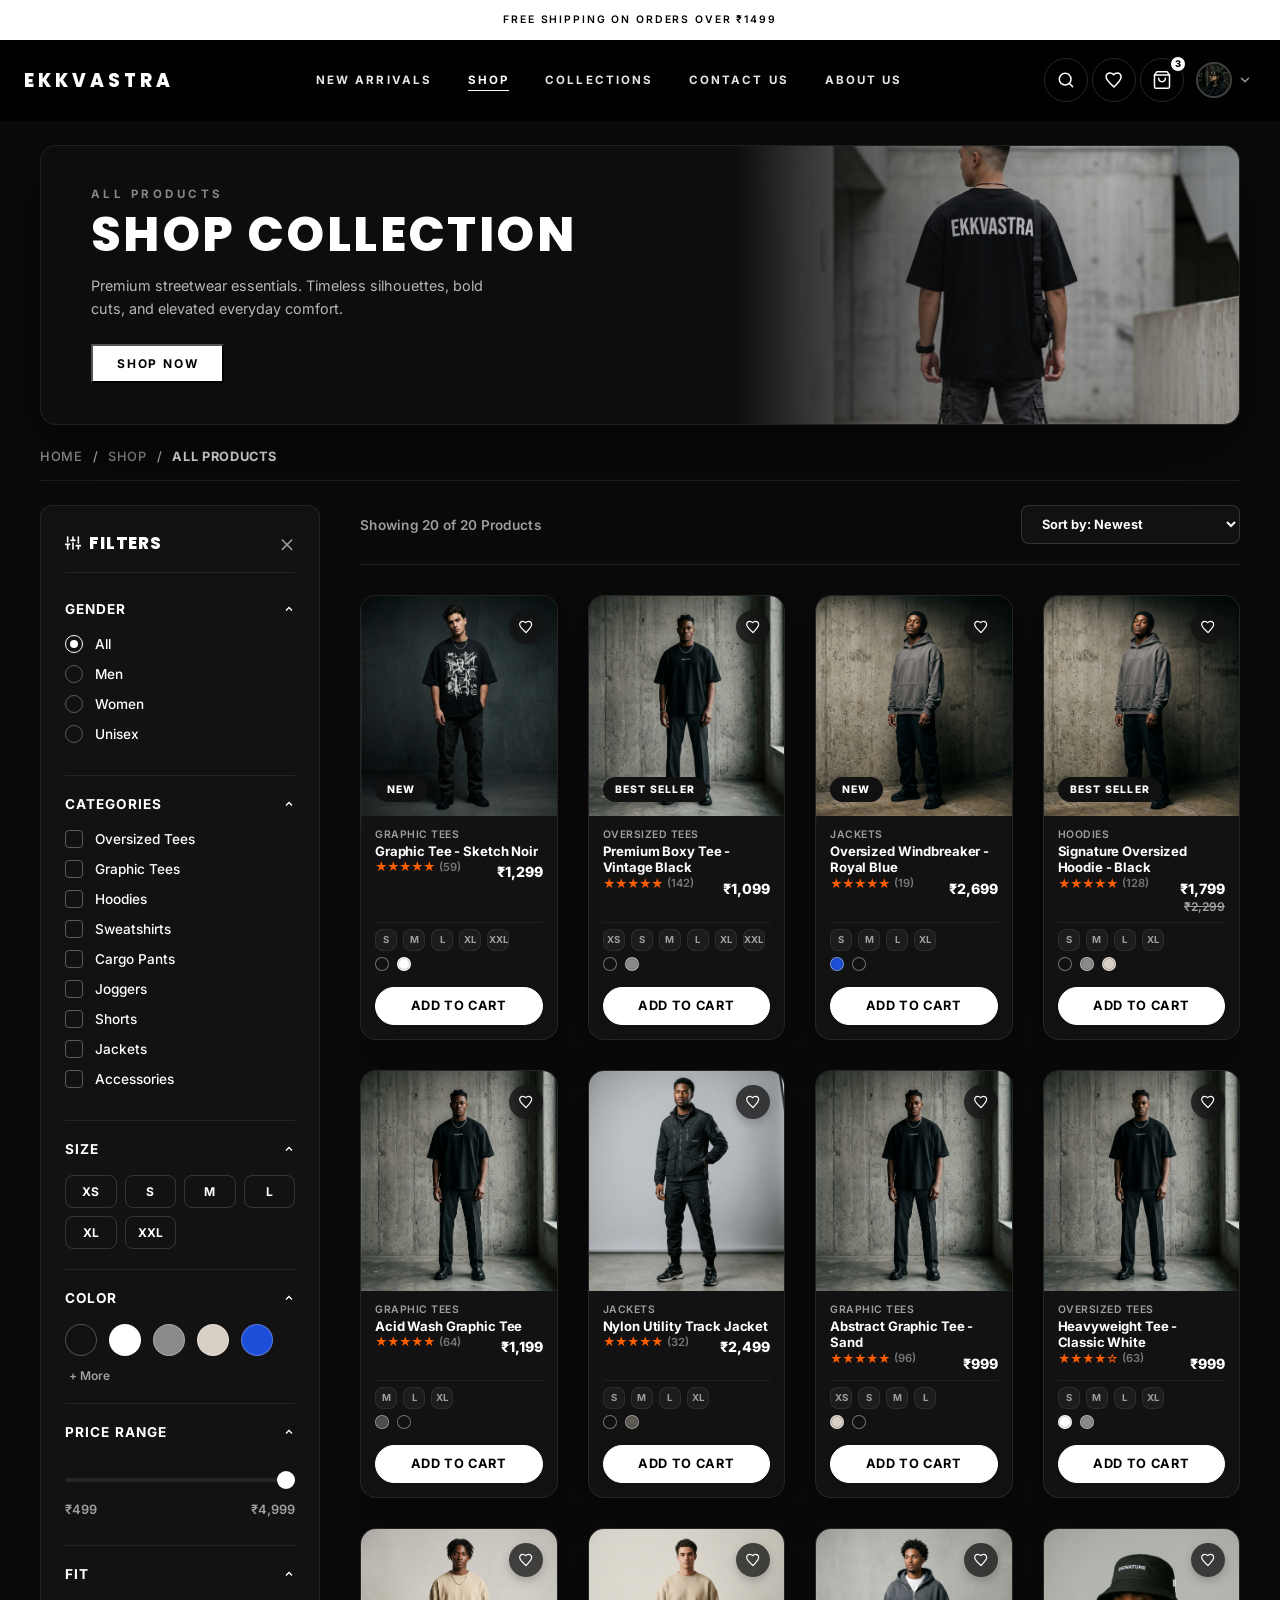
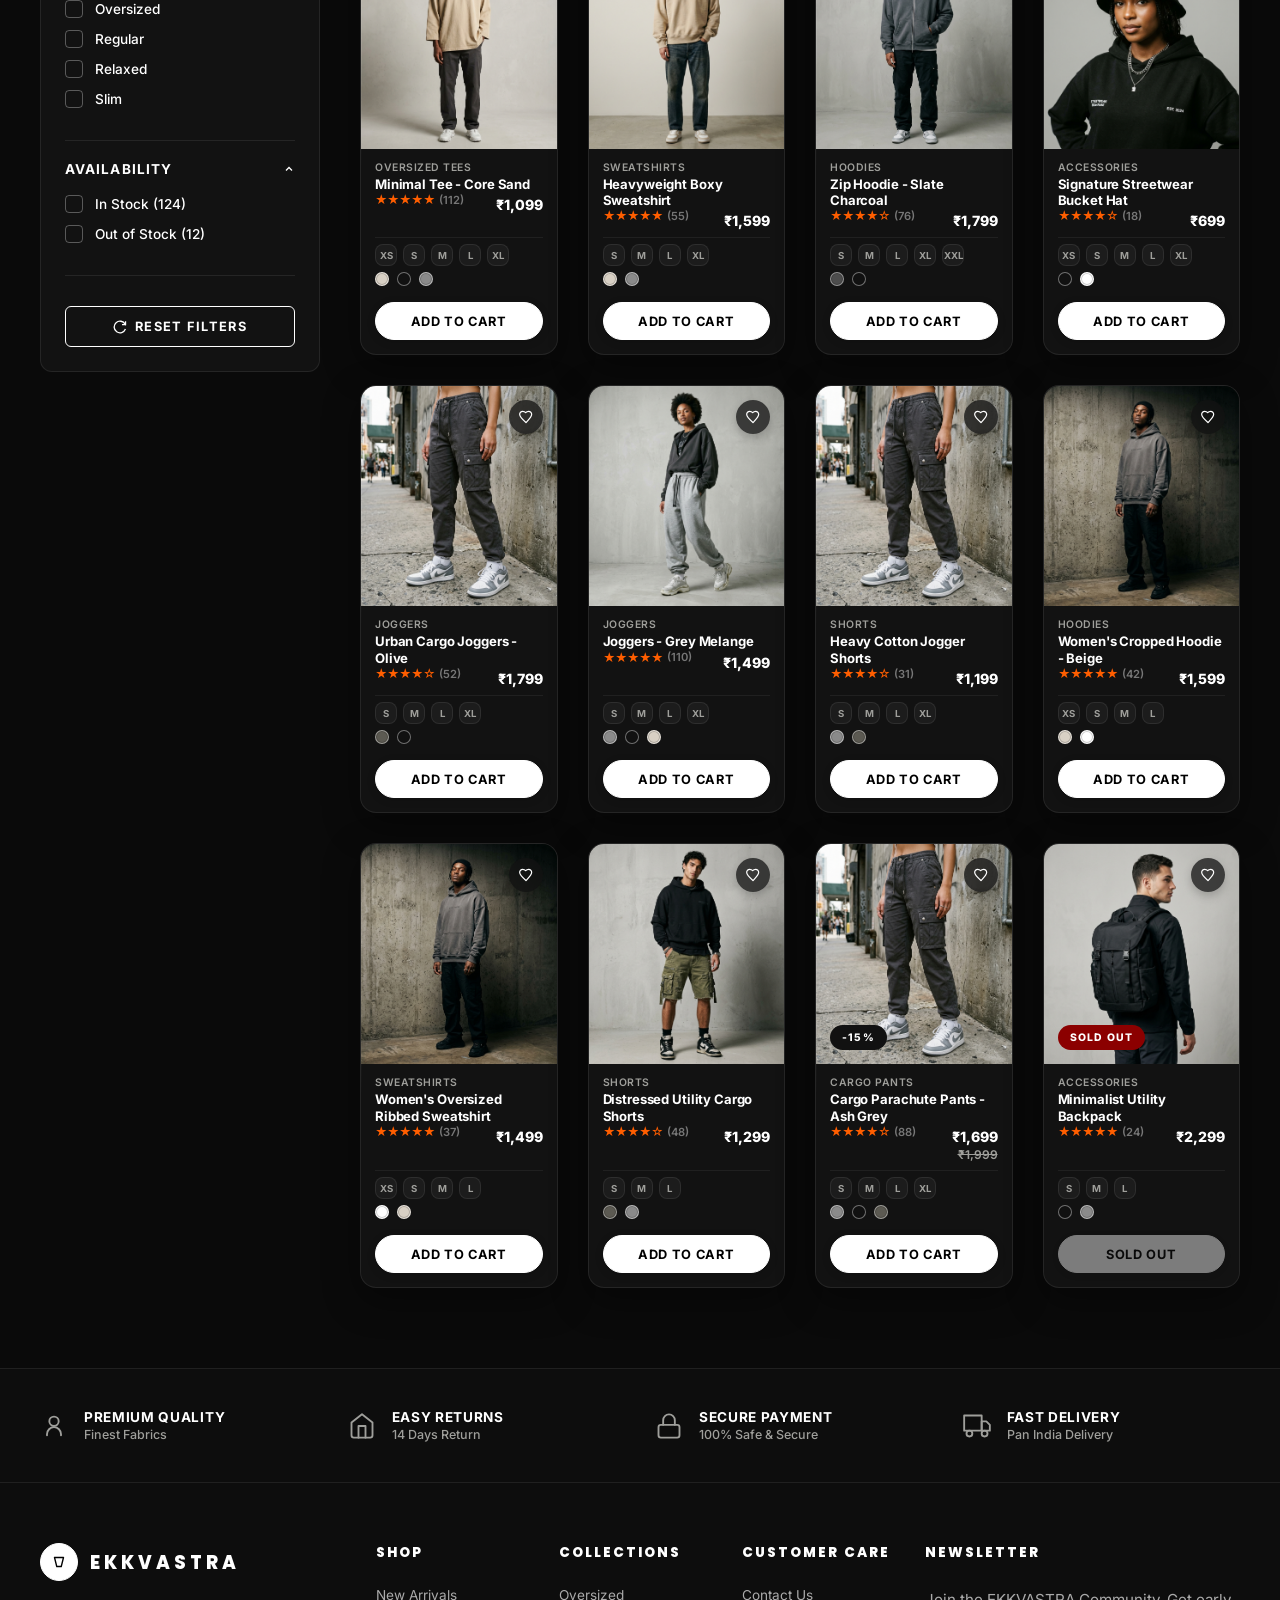
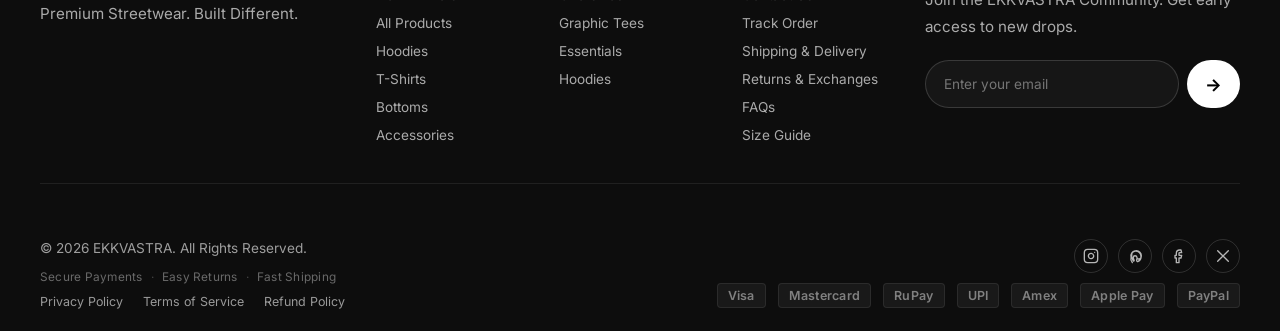
<file: shop.html>
<!DOCTYPE html>
<html lang="en" class="scroll-smooth">

<head>
    <meta charset="utf-8" />
    <meta name="viewport" content="width=device-width,initial-scale=1" />
    <title>SHOP | EKKVASTRA | Premium Streetwear</title>
    <meta name="description" content="Shop the premium luxury streetwear collection of EKKVASTRA." />
    <link rel="preconnect" href="https://fonts.googleapis.com" />
    <link rel="preconnect" href="https://fonts.gstatic.com" crossorigin />
    <link
        href="https://fonts.googleapis.com/css2?family=Inter:wght@400;500;600;700;800;900&family=Poppins:wght@500;600;700;800&display=swap"
        rel="stylesheet" />
    <style>
        :root {
            --bg: #0a0a0a; /* Dark black background */
            --panel: #121212; /* Dark charcoal cards */
            --panel-soft: #1c1c1c; /* Lighter charcoal panels */
            --ink: #ffffff; /* White text */
            --muted: #9f9f9b; /* Light grey muted text */
            --border: rgba(255, 255, 255, 0.08); /* Dark divider border */
            --soft-shadow: 0 12px 36px rgba(0, 0, 0, 0.4);
            --hero-shadow: 0 24px 80px rgba(0, 0, 0, 0.6);
            --max: 1440px;
            --font-sans: "Inter", sans-serif;
            --font-display: "Poppins", "Inter", sans-serif;
        }

        * {
            box-sizing: border-box;
        }

        html,
        body {
            margin: 0;
            min-height: 100%;
            background: var(--bg);
            color: var(--ink);
            font-family: var(--font-sans);
            -webkit-font-smoothing: antialiased;
            max-width: 100%;
            overflow-x: clip;
        }

        html {
            scroll-behavior: smooth;
        }

        img {
            display: block;
            width: 100%;
            height: auto;
        }

        a {
            color: inherit;
            text-decoration: none;
        }

        button,
        input,
        select {
            font: inherit;
        }

        .page-shell {
            width: 100%;
            max-width: var(--max);
            margin: 0 auto;
            padding: 0 16px;
        }

        @media (min-width: 640px) {
            .page-shell {
                padding: 0 24px;
            }
        }

        @media (min-width: 1024px) {
            .page-shell {
                padding: 0 40px;
            }
        }

        .section-space {
            padding: 56px 0;
        }

        @media (min-width: 640px) {
            .section-space {
                padding: 80px 0;
            }
        }

        @media (min-width: 1024px) {
            .section-space {
                padding: 100px 0;
            }
        }

        .eyebrow {
            font-size: 0.72rem;
            font-weight: 700;
            text-transform: uppercase;
            letter-spacing: 0.34em;
            color: #73736f;
        }

        .title-lg {
            font-family: var(--font-display);
            font-size: clamp(2rem, 5vw, 5rem);
            line-height: 0.92;
            font-weight: 800;
            letter-spacing: -0.05em;
            margin: 0;
        }

        .title-md {
            font-family: var(--font-display);
            font-size: clamp(1.55rem, 3vw, 2.7rem);
            line-height: 1;
            font-weight: 700;
            letter-spacing: -0.04em;
            margin: 0;
        }

        .copy {
            font-size: 0.98rem;
            line-height: 1.75;
            color: var(--muted);
        }

        .btn-primary,
        .btn-secondary {
            display: inline-flex;
            align-items: center;
            justify-content: center;
            min-height: 48px;
            padding: 12px 24px;
            border-radius: 999px;
            font-size: 0.95rem;
            font-weight: 700;
            transition: transform 0.3s ease, background-color 0.3s ease, border-color 0.3s ease, opacity 0.3s ease;
            will-change: transform;
        }

        .btn-primary:hover,
        .btn-secondary:hover,
        .icon-btn:hover {
            transform: translateY(-2px);
        }

        .btn-primary {
            background: #000;
            color: #fff;
        }

        .btn-primary:hover {
            background: #1a1a1a;
        }

        .btn-secondary {
            border: 1px solid rgba(0, 0, 0, 0.1);
            background: #fff;
            color: #000;
        }

        .btn-secondary:hover {
            border-color: rgba(0, 0, 0, 0.2);
            background: rgba(0, 0, 0, 0.03);
        }

        .icon-btn {
            display: inline-flex;
            align-items: center;
            justify-content: center;
            width: 44px;
            height: 44px;
            border-radius: 999px;
            border: 1px solid rgba(0, 0, 0, 0.08);
            background: rgba(255, 255, 255, 0.82);
            backdrop-filter: blur(14px);
            -webkit-backdrop-filter: blur(14px);
            cursor: pointer;
            transition: transform 0.3s ease, background-color 0.3s ease, color 0.3s ease, border-color 0.3s ease, opacity 0.3s ease;
            color: inherit;
        }

        .announcement-bar {
            background: #ffffff;
            color: #000000;
            text-align: center;
            height: 40px;
            font-size: 0.65rem;
            font-weight: 600;
            letter-spacing: 0.18em;
            text-transform: uppercase;
            display: flex;
            align-items: center;
            justify-content: center;
            z-index: 80;
            position: relative;
            box-sizing: border-box;
            border-bottom: 1px solid rgba(255, 255, 255, 0.08);
        }

        .sticky-header {
            position: sticky;
            top: 0;
            left: 0;
            right: 0;
            z-index: 70;
            background: rgba(0, 0, 0, 0.85);
            backdrop-filter: blur(12px);
            -webkit-backdrop-filter: blur(12px);
            border-bottom: 1px solid transparent;
            transition: background-color 0.4s cubic-bezier(0.16, 1, 0.3, 1), backdrop-filter 0.4s cubic-bezier(0.16, 1, 0.3, 1), border-color 0.4s cubic-bezier(0.16, 1, 0.3, 1), box-shadow 0.4s cubic-bezier(0.16, 1, 0.3, 1);
        }

        .sticky-header.scrolled {
            background: rgba(0, 0, 0, 0.75);
            backdrop-filter: blur(20px);
            -webkit-backdrop-filter: blur(20px);
            border-bottom: 1px solid rgba(255, 255, 255, 0.08);
            box-shadow: 0 10px 30px rgba(0, 0, 0, 0.25);
        }

        .header-inner {
            max-width: var(--max);
            width: 100%;
            margin: 0 auto;
            display: flex;
            align-items: center;
            justify-content: space-between;
            gap: 18px;
            min-height: 80px;
            padding: 0 24px;
            transition: min-height 0.4s cubic-bezier(0.16, 1, 0.3, 1);
        }

        .sticky-header.scrolled .header-inner {
            min-height: 72px;
        }

        .logo {
            display: flex;
            align-items: center;
            gap: 12px;
            transition: opacity 0.25s ease, transform 0.25s ease;
            flex-shrink: 0;
        }

        .logo-mark {
            width: 38px;
            height: 38px;
            border-radius: 999px;
            display: grid;
            place-items: center;
            background: transparent;
            color: #fff;
            border: 1px solid rgba(255, 255, 255, 0.28);
            transition: border-color 0.35s ease, color 0.35s ease;
        }

        .logo-text {
            font-family: var(--font-display);
            font-size: 1.15rem;
            font-weight: 800;
            letter-spacing: 0.22em;
            text-transform: uppercase;
            color: #fff;
            transition: color 0.35s ease;
        }

        .nav-links {
            display: none;
            align-items: center;
            justify-content: center;
            gap: 12px;
            flex: 1;
            padding: 0 8px;
        }

        @media (min-width: 1024px) {
            .nav-links {
                display: flex;
            }
        }

        .nav-links a {
            position: relative;
            font-size: 0.72rem;
            font-weight: 700;
            letter-spacing: 0.18em;
            text-transform: uppercase;
            padding: 10px 12px;
            color: rgba(255, 255, 255, 0.9);
            transition: color 0.35s ease, opacity 0.25s ease, transform 0.25s ease;
        }

        .nav-links a::after {
            content: "";
            position: absolute;
            left: 12px;
            right: 12px;
            bottom: 6px;
            height: 1.5px;
            background: currentColor;
            transform: scaleX(0);
            transform-origin: left;
            transition: transform 0.3s cubic-bezier(0.16, 1, 0.3, 1);
        }

        .nav-links a:hover::after,
        .nav-links a.active::after {
            transform: scaleX(1);
        }

        .nav-links a:hover,
        .nav-links a.active {
            color: #fff;
        }

        .nav-item-dropdown {
            position: relative;
        }

        .dropdown-trigger {
            display: inline-flex;
            align-items: center;
            gap: 4px;
        }

        .chevron-icon {
            transition: transform 0.3s ease;
        }

        .nav-item-dropdown:hover .chevron-icon {
            transform: rotate(180deg);
        }

        .dropdown-menu {
            position: absolute;
            top: 100%;
            left: 50%;
            transform: translateX(-50%) translateY(12px);
            background: #111111;
            border: 1px solid rgba(255, 255, 255, 0.1);
            border-radius: 8px;
            padding: 10px 0;
            min-width: 160px;
            box-shadow: 0 10px 30px rgba(0, 0, 0, 0.3);
            opacity: 0;
            visibility: hidden;
            transition: opacity 0.3s ease, transform 0.3s ease, visibility 0.3s ease;
            z-index: 100;
        }

        .nav-item-dropdown:hover .dropdown-menu {
            opacity: 1;
            visibility: visible;
            transform: translateX(-50%) translateY(0);
        }

        .dropdown-menu a {
            display: block;
            padding: 8px 20px;
            font-size: 0.7rem;
            letter-spacing: 0.1em;
            text-transform: uppercase;
            color: rgba(255, 255, 255, 0.7) !important;
            transition: color 0.2s ease, background 0.2s ease;
        }

        .dropdown-menu a::after {
            display: none !important;
        }

        .dropdown-menu a:hover {
            color: #fff !important;
            background: rgba(255, 255, 255, 0.05);
        }

        .nav-actions {
            display: none;
            align-items: center;
            gap: 4px;
        }

        @media (min-width: 768px) {
            .nav-actions {
                display: flex;
            }
        }

        .nav-actions .icon-btn {
            background: transparent;
            border: 1px solid rgba(255, 255, 255, 0.15);
            color: #fff;
            position: relative;
            overflow: visible !important;
            transition: transform 0.25s ease, background-color 0.25s ease, border-color 0.25s ease;
        }

        .nav-actions .icon-btn:hover {
            background: rgba(255, 255, 255, 0.08);
            border-color: rgba(255, 255, 255, 0.3);
            transform: translateY(-1px);
        }

        /* Avatar button */
        .nav-avatar-btn {
            display: inline-flex;
            align-items: center;
            gap: 6px;
            background: transparent;
            border: none;
            cursor: pointer;
            padding: 4px 4px 4px 8px;
            border-radius: 999px;
            transition: background 0.25s ease;
            text-decoration: none;
        }
        .nav-avatar-btn:hover { background: rgba(255, 255, 255, 0.06); }
        .nav-avatar-img {
            width: 36px;
            height: 36px;
            border-radius: 50%;
            object-fit: cover;
            border: 2px solid rgba(255, 255, 255, 0.25);
            display: block;
        }
        .nav-avatar-chevron {
            color: rgba(255, 255, 255, 0.6);
            display: flex;
            align-items: center;
            transition: color 0.2s;
        }
        .nav-avatar-btn:hover .nav-avatar-chevron { color: #fff; }

        /* Wishlist nav link */
        .nav-wishlist-btn {
            position: relative;
            text-decoration: none;
        }
        .nav-wishlist-badge {
            display: none;
            position: absolute;
            top: -3px;
            right: -3px;
            background: #ff5e00;
            color: #fff;
            font-size: 0.58rem;
            font-weight: 800;
            width: 16px;
            height: 16px;
            border-radius: 50%;
            align-items: center;
            justify-content: center;
            line-height: 1;
            box-shadow: 0 2px 4px rgba(0, 0, 0, 0.15);
            border: 1.5px solid #000;
            z-index: 10;
        }
        .nav-wishlist-badge.visible {
            display: flex;
        }

        .cart-icon-wrap {
            position: relative;
        }

        .cart-badge {
            position: absolute;
            top: -3px;
            right: -3px;
            background: #fff;
            color: #000;
            font-size: 0.58rem;
            font-weight: 800;
            width: 16px;
            height: 16px;
            border-radius: 50%;
            display: none;
            align-items: center;
            justify-content: center;
            line-height: 1;
            box-shadow: 0 2px 4px rgba(0, 0, 0, 0.15);
            border: 1.5px solid #000;
            z-index: 10;
        }

        .cart-badge.visible {
            display: flex;
        }

        .mobile-menu-btn {
            display: inline-flex;
            background: transparent;
            border: 1px solid rgba(255, 255, 255, 0.15);
            color: #fff;
        }

        @media (min-width: 1024px) {
            .mobile-menu-btn {
                display: none;
            }
        }



        /* --------------------------------- */
        /* SHOP PAGE STYLING                 */
        /* --------------------------------- */

        .shop-page-wrapper {
            padding-top: 24px; /* Offset for sticky header */
            background: var(--bg);
        }

        /* Shop Hero Banner */
        .shop-hero {
            display: flex;
            background: #0d0d0d;
            border-radius: 16px;
            min-height: 280px;
            overflow: hidden;
            position: relative;
            margin-bottom: 8px;
            border: 1px solid rgba(255, 255, 255, 0.08);
            box-shadow: var(--hero-shadow);
        }

        .shop-hero-content {
            flex: 1;
            padding: 40px 50px;
            display: flex;
            flex-direction: column;
            justify-content: center;
            align-items: flex-start;
            z-index: 2;
        }

        .shop-hero-eyebrow {
            font-size: 0.72rem;
            font-weight: 700;
            text-transform: uppercase;
            letter-spacing: 0.3em;
            color: rgba(255, 255, 255, 0.5);
            margin-bottom: 8px;
        }

        .shop-hero-title {
            font-family: var(--font-display);
            font-size: clamp(1.8rem, 4vw, 3rem);
            font-weight: 800;
            letter-spacing: 0.05em;
            color: #fff;
            margin: 0 0 12px 0;
            line-height: 1.1;
            text-transform: uppercase;
        }

        .shop-hero-desc {
            font-size: 0.9rem;
            color: rgba(255, 255, 255, 0.7);
            margin: 0 0 24px 0;
            max-width: 420px;
            line-height: 1.6;
        }

        .shop-hero-btn {
            display: inline-flex;
            align-items: center;
            justify-content: center;
            padding: 10px 24px;
            background: #fff;
            color: #000;
            font-size: 0.75rem;
            font-weight: 700;
            letter-spacing: 0.15em;
            text-transform: uppercase;
            border-radius: 2px;
            transition: all 0.3s ease;
            cursor: pointer;
        }

        .shop-hero-btn:hover {
            background: #e5dfd6;
            transform: translateY(-2px);
            box-shadow: 0 8px 24px rgba(255, 255, 255, 0.15);
        }

        .shop-hero-img {
            width: 42%;
            background-image: url('images/ekkvastra_back_print_tee.png');
            background-size: cover;
            background-position: center 25%;
            position: relative;
        }

        .shop-hero-img::before {
            content: "";
            position: absolute;
            inset: 0;
            background: linear-gradient(90deg, #0d0d0d 0%, rgba(13, 13, 13, 0.4) 40%, transparent 100%);
        }

        @media (max-width: 767px) {
            .shop-hero {
                flex-direction: column;
                min-height: auto;
            }
            .shop-hero-content {
                padding: 30px 24px;
                order: 2;
            }
            .shop-hero-img {
                width: 100%;
                height: 200px;
                order: 1;
            }
            .shop-hero-img::before {
                background: linear-gradient(180deg, transparent 0%, rgba(13, 13, 13, 0.8) 100%);
            }
        }

        /* Breadcrumb */
        .breadcrumb-container {
            padding: 16px 0;
            font-size: 0.8rem;
            font-weight: 500;
            letter-spacing: 0.05em;
            text-transform: uppercase;
            border-bottom: 1px solid var(--border);
            margin-bottom: 24px;
        }

        .breadcrumb {
            display: flex;
            align-items: center;
            flex-wrap: wrap;
            gap: 2px;
        }

        .breadcrumb a {
            color: var(--muted);
            transition: color 0.2s ease;
        }

        .breadcrumb a:hover {
            color: var(--ink);
        }

        .breadcrumb-separator {
            color: #ccc;
            margin: 0 8px;
        }

        .breadcrumb-current {
            color: var(--ink);
            font-weight: 700;
        }

        /* Main Content Layout */
        .shop-layout {
            display: grid;
            grid-template-columns: 280px 1fr;
            gap: 40px;
            align-items: start;
        }

        @media (max-width: 991px) {
            .shop-layout {
                grid-template-columns: 1fr;
                gap: 20px;
            }
        }

        /* Sidebar Filters (Desktop) */
        .filter-sidebar {
            background: var(--panel);
            border: 1.5px solid var(--border);
            border-radius: 12px;
            padding: 24px;
            display: flex;
            flex-direction: column;
            transition: transform 0.4s cubic-bezier(0.16, 1, 0.3, 1), visibility 0.4s, opacity 0.3s ease;
        }

        .filter-sidebar.closed-desktop {
            display: none;
        }

        .shop-layout.sidebar-closed {
            grid-template-columns: 1fr;
        }

        .drawer-header {
            display: flex;
            justify-content: space-between;
            align-items: center;
            border-bottom: 1px solid var(--border);
            padding-bottom: 16px;
            margin-bottom: 8px;
        }

        .drawer-header h3 {
            display: flex;
            align-items: center;
            font-family: var(--font-display);
            font-weight: 800;
            font-size: 1.05rem;
            letter-spacing: 0.05em;
            text-transform: uppercase;
            margin: 0;
            color: #fff;
        }

        .drawer-header .close-drawer-btn {
            background: transparent;
            border: none;
            font-size: 1.6rem;
            font-weight: 300;
            cursor: pointer;
            line-height: 1;
            color: var(--muted);
            padding: 0;
            transition: color 0.2s ease;
        }

        .drawer-header .close-drawer-btn:hover {
            color: #fff;
        }

        .filter-group {
            border-bottom: 1px solid var(--border);
            padding: 20px 0;
        }

        .filter-group:first-of-type {
            padding-top: 8px;
        }

        .filter-header {
            display: flex;
            justify-content: space-between;
            align-items: center;
            cursor: pointer;
            font-weight: 700;
            font-size: 0.85rem;
            letter-spacing: 0.08em;
            text-transform: uppercase;
            color: var(--ink);
            user-select: none;
        }

        .filter-header .chevron {
            transition: transform 0.4s cubic-bezier(0.16, 1, 0.3, 1);
            transform: rotate(180deg); /* Points up by default */
        }

        .filter-group.collapsed .chevron {
            transform: rotate(0deg); /* Points down when collapsed */
        }

        /* Color swatches adjustment for More button */
        .more-colors-text {
            font-size: 0.75rem;
            font-weight: 600;
            color: var(--muted);
            cursor: pointer;
            align-self: center;
            margin-left: 4px;
            transition: color 0.2s ease;
        }

        .more-colors-text:hover {
            color: #fff;
            text-decoration: underline;
        }

        .filter-options {
            margin-top: 18px;
            max-height: 400px;
            overflow: hidden;
            transition: max-height 0.4s cubic-bezier(0.16, 1, 0.3, 1), margin-top 0.4s ease, opacity 0.4s ease;
            opacity: 1;
        }

        .filter-group.collapsed .filter-options {
            max-height: 0;
            margin-top: 0;
            opacity: 0;
            pointer-events: none;
        }

        /* Custom inputs */
        .check-label,
        .radio-label {
            display: flex;
            align-items: center;
            gap: 12px;
            font-size: 0.85rem;
            font-weight: 500;
            color: var(--ink);
            margin-bottom: 12px;
            cursor: pointer;
            position: relative;
            user-select: none;
        }

        .check-label input,
        .radio-label input {
            position: absolute;
            opacity: 0;
            cursor: pointer;
            height: 0;
            width: 0;
        }

        .custom-check {
            width: 18px;
            height: 18px;
            border: 1.5px solid rgba(255, 255, 255, 0.3);
            border-radius: 4px;
            background: transparent;
            display: inline-block;
            position: relative;
            transition: all 0.2s ease;
        }

        .check-label:hover input ~ .custom-check {
            border-color: #fff;
        }

        .check-label input:checked ~ .custom-check {
            background: #fff;
            border-color: #fff;
        }

        .check-label input:checked ~ .custom-check::after {
            content: "";
            position: absolute;
            left: 5px;
            top: 2px;
            width: 4px;
            height: 8px;
            border: solid black;
            border-width: 0 2px 2px 0;
            transform: rotate(45deg);
        }

        .custom-radio {
            width: 18px;
            height: 18px;
            border: 1.5px solid rgba(255, 255, 255, 0.3);
            border-radius: 50%;
            background: transparent;
            display: inline-block;
            position: relative;
            transition: all 0.2s ease;
        }

        .radio-label:hover input ~ .custom-radio {
            border-color: #fff;
        }

        .radio-label input:checked ~ .custom-radio {
            border-color: #fff;
        }

        .radio-label input:checked ~ .custom-radio::after {
            content: "";
            position: absolute;
            left: 4px;
            top: 4px;
            width: 8px;
            height: 8px;
            border-radius: 50%;
            background: #fff;
        }

        /* Size filter grid */
        .size-grid {
            display: grid;
            grid-template-columns: repeat(4, 1fr);
            gap: 8px;
        }

        .size-btn {
            border: 1.5px solid rgba(255, 255, 255, 0.15);
            background: transparent;
            color: #fff;
            text-align: center;
            padding: 8px 0;
            border-radius: 8px;
            cursor: pointer;
            font-size: 0.75rem;
            font-weight: 700;
            transition: all 0.2s ease;
        }

        .size-btn:hover {
            border-color: #fff;
        }

        .size-btn.active {
            background: #fff;
            color: #000;
            border-color: #fff;
        }

        /* Color Swatches */
        .color-swatches {
            display: flex;
            flex-wrap: wrap;
            gap: 12px;
        }

        .color-swatch {
            width: 32px;
            height: 32px;
            border-radius: 50%;
            border: 1.5px solid rgba(255, 255, 255, 0.25);
            cursor: pointer;
            position: relative;
            transition: all 0.2s ease;
            background: none;
            padding: 0;
        }

        .color-swatch:hover {
            transform: scale(1.1);
            border-color: var(--ink);
        }

        .color-swatch.active {
            border-color: var(--ink);
            transform: scale(1.05);
        }

        .color-swatch.active::after {
            content: "";
            position: absolute;
            inset: 3px;
            border-radius: 50%;
            border: 2.5px solid #fff;
            box-sizing: border-box;
        }
        
        .color-swatch[title="White"].active::after {
            border-color: #000;
        }

        /* Price Range Slider */
        .price-slider-wrap {
            padding: 8px 0;
        }

        .price-range-values {
            display: flex;
            justify-content: space-between;
            font-size: 0.8rem;
            color: var(--muted);
            margin-top: 10px;
            font-weight: 600;
        }

        input[type="range"] {
            -webkit-appearance: none;
            width: 100%;
            height: 4px;
            background: var(--border);
            border-radius: 99px;
            outline: none;
            margin: 10px 0;
        }

        input[type="range"]::-webkit-slider-thumb {
            -webkit-appearance: none;
            appearance: none;
            width: 18px;
            height: 18px;
            border-radius: 50%;
            background: var(--ink);
            cursor: pointer;
            transition: transform 0.1s ease;
        }

        input[type="range"]::-webkit-slider-thumb:hover {
            transform: scale(1.2);
        }

        /* Reset filters button */
        .reset-filters-btn {
            width: 100%;
            margin-top: 30px;
            padding: 12px;
            background: transparent;
            border: 1.5px solid #fff;
            color: #fff;
            font-weight: 700;
            font-size: 0.8rem;
            letter-spacing: 0.1em;
            text-transform: uppercase;
            border-radius: 6px;
            cursor: pointer;
            display: flex;
            align-items: center;
            justify-content: center;
            transition: all 0.25s ease;
        }

        .reset-filters-btn:hover {
            background: #fff;
            color: #000;
            transform: translateY(-2px);
            box-shadow: 0 6px 20px rgba(255, 255, 255, 0.15);
        }

        /* Top Toolbar */
        .toolbar {
            display: flex;
            justify-content: space-between;
            align-items: center;
            border-bottom: 1px solid var(--border);
            padding-bottom: 20px;
            margin-bottom: 30px;
        }

        .toolbar-left {
            font-size: 0.85rem;
            color: var(--muted);
            font-weight: 600;
            letter-spacing: 0.02em;
        }

        .toolbar-right {
            display: flex;
            gap: 12px;
        }

        .sort-select {
            padding: 10px 16px;
            border: 1.5px solid rgba(255, 255, 255, 0.15);
            border-radius: 8px;
            background: #121212;
            font-size: 0.8rem;
            font-weight: 700;
            cursor: pointer;
            color: #fff;
            outline: none;
            transition: border-color 0.2s ease;
        }

        .sort-select:hover,
        .sort-select:focus {
            border-color: #fff;
        }

        .mobile-filter-trigger {
            display: none;
            align-items: center;
            gap: 8px;
            padding: 10px 16px;
            border: 1.5px solid rgba(255, 255, 255, 0.15);
            border-radius: 8px;
            background: #121212;
            font-size: 0.8rem;
            font-weight: 700;
            cursor: pointer;
            color: #fff;
        }

        .mobile-filter-trigger:hover {
            border-color: #fff;
        }

        @media (max-width: 991px) {
            .mobile-filter-trigger {
                display: inline-flex;
            }
        }

        /* Product Grid on Shop */
        .product-grid {
            display: grid;
            grid-template-columns: repeat(2, minmax(0, 1fr));
            gap: 12px;
        }

        @media (min-width: 520px) {
            .product-grid {
                grid-template-columns: repeat(2, minmax(0, 1fr));
                gap: 24px;
            }
        }

        @media (min-width: 1024px) {
            .product-grid {
                grid-template-columns: repeat(3, minmax(0, 1fr));
                gap: 28px;
            }
        }

        @media (min-width: 1200px) {
            .product-grid {
                grid-template-columns: repeat(4, minmax(0, 1fr));
                gap: 30px;
            }
        }

        /* Premium Product Card Modifications */
        .product-card {
            position: relative;
            border-radius: 16px;
            overflow: hidden;
            background: var(--panel);
            border: 1.5px solid var(--border);
            box-shadow: var(--soft-shadow);
            transition: transform 0.35s cubic-bezier(0.16, 1, 0.3, 1), box-shadow 0.35s cubic-bezier(0.16, 1, 0.3, 1);
            display: flex;
            flex-direction: column;
            height: 100%;
        }

        .product-card:hover,
        .product-card.reveal.visible:hover {
            transform: translateY(-8px);
            box-shadow: 0 20px 48px rgba(0, 0, 0, 0.5);
        }

        .product-image {
            position: relative;
            overflow: hidden;
            height: 220px;
            background: #161616;
        }

        .product-image img {
            position: absolute;
            inset: 0;
            width: 100%;
            height: 100%;
            object-fit: cover;
            transition: transform 0.6s cubic-bezier(0.16, 1, 0.3, 1), opacity 0.5s ease;
        }

        .product-card:hover .default-img {
            opacity: 0;
            transform: scale(1.05);
        }

        .product-card:hover .hover-img {
            opacity: 1;
            transform: scale(1.05);
        }

        .product-image .hover-img {
            opacity: 0;
        }

        .wishlist {
            position: absolute;
            top: 14px;
            right: 14px;
            width: 34px;
            height: 34px;
            border-radius: 50%;
            border: 0;
            background: rgba(18, 18, 18, 0.75);
            backdrop-filter: blur(8px);
            -webkit-backdrop-filter: blur(8px);
            display: grid;
            place-items: center;
            z-index: 2;
            cursor: pointer;
            box-shadow: 0 4px 10px rgba(0, 0, 0, 0.2);
            transition: transform 0.15s ease, background 0.2s ease, color 0.2s ease;
            color: #fff;
        }

        .wishlist:hover {
            transform: scale(1.12);
            background: #fff;
            color: #000;
        }

        .wishlist svg {
            transition: fill 0.2s, stroke 0.2s;
            pointer-events: none;
        }

        .wishlist.active {
            background: rgba(255, 94, 0, 0.15);
            color: #ff5e00;
        }

        .wishlist.active svg {
            fill: #ff5e00;
            stroke: #ff5e00;
        }

        @keyframes wishlist-pop {
            0%   { transform: scale(1); }
            40%  { transform: scale(1.35); }
            70%  { transform: scale(0.9); }
            100% { transform: scale(1); }
        }
        .wishlist.pop {
            animation: wishlist-pop 0.35s ease forwards;
        }

        /* 3D Liftup and Rotate animation styles */
        .product-card {
            transform-style: preserve-3d;
            perspective: 1000px;
        }

        /* Premium Shine/Reflection on Lift */
        .product-card::after {
            content: '';
            position: absolute;
            inset: 0;
            background: linear-gradient(135deg, rgba(255,255,255,0) 30%, rgba(255,255,255,0.2) 50%, rgba(255,255,255,0) 70%);
            transform: translateX(-100%);
            transition: transform 0.6s ease;
            pointer-events: none;
            z-index: 5;
        }

        /* Special class applied on click triggering animation */
        .product-card.detail-triggering {
            pointer-events: none;
            animation: liftup-rotate-anim 0.85s cubic-bezier(0.25, 1, 0.5, 1) forwards;
            z-index: 999;
        }
        .product-card.detail-triggering::after {
            transform: translateX(100%);
            transition: transform 0.85s ease;
        }

        @keyframes liftup-rotate-anim {
            0% {
                transform: translateY(0) rotateX(0deg) rotateY(0deg) scale(1);
                box-shadow: 0 10px 28px rgba(15, 15, 15, 0.06);
            }
            35% {
                /* Lifted up first, no rotation yet */
                transform: translateY(-20px) rotateX(0deg) rotateY(0deg) scale(1.04);
                box-shadow: 0 30px 60px rgba(0, 0, 0, 0.35);
                opacity: 1;
            }
            75% {
                /* Kept lifted and rotated in 3D perspective */
                transform: translateY(-22px) rotateX(12deg) rotateY(20deg) scale(1.02);
                box-shadow: 0 40px 80px rgba(0, 0, 0, 0.45);
                opacity: 1;
            }
            100% {
                /* Fade out / scale down slightly to handoff to modal */
                transform: translateY(-24px) rotateX(12deg) rotateY(20deg) scale(0.95);
                box-shadow: 0 45px 90px rgba(0, 0, 0, 0.5);
                opacity: 0;
            }
        }

        /* Product Details Modal Overlay */
        .details-modal-overlay {
            position: fixed;
            inset: 0;
            z-index: 9999;
            background: rgba(0, 0, 0, 0.85);
            backdrop-filter: blur(12px);
            -webkit-backdrop-filter: blur(12px);
            display: flex;
            align-items: center;
            justify-content: center;
            opacity: 0;
            pointer-events: none;
            transition: opacity 0.4s cubic-bezier(0.16, 1, 0.3, 1);
            padding: 20px;
        }
        .details-modal-overlay.open {
            opacity: 1;
            pointer-events: auto;
        }
        .details-modal-container {
            background: #121212;
            border: 1px solid rgba(255, 255, 255, 0.08);
            border-radius: 24px;
            width: min(880px, 100%);
            max-height: min(700px, 90vh);
            overflow: hidden;
            position: relative;
            box-shadow: 0 30px 80px rgba(0, 0, 0, 0.8);
            transform: scale(0.92) translateY(20px);
            transition: transform 0.4s cubic-bezier(0.16, 1, 0.3, 1);
            display: flex;
            flex-direction: row;
        }
        @media (max-width: 768px) {
            .details-modal-container {
                flex-direction: column;
                max-height: 92vh;
                overflow-y: auto;
            }
        }
        .details-modal-overlay.open .details-modal-container {
            transform: scale(1) translateY(0);
        }
        .details-close-btn {
            position: absolute;
            top: 20px;
            right: 20px;
            width: 36px;
            height: 36px;
            border-radius: 50%;
            border: 1px solid rgba(255, 255, 255, 0.15);
            background: rgba(255, 255, 255, 0.05);
            color: #fff;
            font-size: 1.1rem;
            display: grid;
            place-items: center;
            cursor: pointer;
            transition: background 0.2s, transform 0.2s;
            z-index: 10;
        }
        .details-close-btn:hover {
            background: #fff;
            color: #000;
            transform: rotate(90deg);
        }
        .details-media {
            flex: 1.1;
            position: relative;
            background: #1a1a1a;
            display: flex;
            align-items: center;
            justify-content: center;
            overflow: hidden;
            min-height: 380px;
        }
        .details-media img {
            width: 100%;
            height: 100%;
            object-fit: cover;
            transition: transform 0.5s ease;
        }
        .details-media:hover img {
            transform: scale(1.05);
        }
        .details-info {
            flex: 1;
            padding: 40px;
            display: flex;
            flex-direction: column;
            gap: 20px;
            overflow-y: auto;
        }
        @media (max-width: 520px) {
            .details-info {
                padding: 24px;
                gap: 16px;
            }
        }
        .details-brand {
            font-size: 0.72rem;
            font-weight: 800;
            letter-spacing: 0.15em;
            color: #ff5e00;
            text-transform: uppercase;
        }
        .details-title {
            font-size: clamp(1.2rem, 3vw, 1.7rem);
            font-weight: 800;
            line-height: 1.2;
            color: #fff;
        }
        .details-price-row {
            display: flex;
            align-items: baseline;
            gap: 12px;
        }
        .details-price {
            font-size: 1.4rem;
            font-weight: 800;
            color: #fff;
        }
        .details-oldprice {
            font-size: 0.95rem;
            color: #888;
            text-decoration: line-through;
        }
        .details-desc {
            font-size: 0.85rem;
            color: #ccc;
            line-height: 1.6;
        }
        .details-options-title {
            font-size: 0.75rem;
            font-weight: 700;
            text-transform: uppercase;
            color: #888;
            margin-bottom: 8px;
            letter-spacing: 0.05em;
        }
        .details-size-chips, .details-color-chips {
            display: flex;
            gap: 8px;
            flex-wrap: wrap;
        }
        .details-size-chip {
            min-width: 36px;
            height: 36px;
            border: 1px solid rgba(255, 255, 255, 0.15);
            background: rgba(255, 255, 255, 0.03);
            border-radius: 8px;
            color: #ccc;
            font-size: 0.75rem;
            font-weight: 700;
            display: inline-flex;
            align-items: center;
            justify-content: center;
            cursor: pointer;
            transition: all 0.2s;
        }
        .details-size-chip:hover, .details-size-chip.selected {
            border-color: #fff;
            color: #fff;
            background: rgba(255, 255, 255, 0.1);
        }
        .details-size-chip.selected {
            box-shadow: 0 0 0 1px #fff;
        }
        .details-color-chip {
            width: 24px;
            height: 24px;
            border-radius: 50%;
            border: 2px solid transparent;
            box-shadow: 0 0 0 1px rgba(255, 255, 255, 0.3);
            cursor: pointer;
            position: relative;
            transition: transform 0.2s, border-color 0.2s;
        }
        .details-color-chip:hover {
            transform: scale(1.15);
        }
        .details-color-chip.selected {
            border-color: #fff;
            transform: scale(1.15);
            box-shadow: 0 0 0 1px rgba(0,0,0,0.5);
        }
        .details-btn-add {
            width: 100%;
            padding: 14px;
            background: #fff;
            color: #000;
            border: none;
            border-radius: 12px;
            font-size: 0.85rem;
            font-weight: 800;
            letter-spacing: 0.08em;
            cursor: pointer;
            transition: background 0.2s, transform 0.15s;
            margin-top: 10px;
        }
        .details-btn-add:hover {
            background: #e8e8e8;
            transform: translateY(-2px);
        }

        @media (max-width: 768px) {
            .details-btn-add {
                position: sticky;
                bottom: 0;
                box-shadow: 0 -12px 24px 6px rgba(18, 18, 18, 0.95);
            }
        }

        /* Custom scrollbars for modal */
        .details-info::-webkit-scrollbar,
        .details-modal-container::-webkit-scrollbar {
            width: 6px;
            height: 6px;
        }
        .details-info::-webkit-scrollbar-track,
        .details-modal-container::-webkit-scrollbar-track {
            background: transparent;
        }
        .details-info::-webkit-scrollbar-thumb,
        .details-modal-container::-webkit-scrollbar-thumb {
            background: rgba(255, 255, 255, 0.15);
            border-radius: 99px;
        }
        .details-info::-webkit-scrollbar-thumb:hover,
        .details-modal-container::-webkit-scrollbar-thumb:hover {
            background: rgba(255, 255, 255, 0.3);
        }

        .badge {
            position: absolute;
            left: 14px;
            bottom: 14px;
            z-index: 2;
            border-radius: 99px;
            background: #111;
            color: #fff;
            padding: 6px 12px;
            font-size: 0.65rem;
            font-weight: 800;
            letter-spacing: 0.12em;
            text-transform: uppercase;
        }

        .product-info {
            padding: 12px 14px 14px;
            display: flex;
            flex-direction: column;
            gap: 6px;
            flex-grow: 1;
            position: relative;
        }

        /* pushes sizes + colors + add-cart to the bottom */
        .card-top-section {
            flex: 1;
            display: flex;
            flex-direction: column;
            gap: 4px;
        }

        .card-bottom-section {
            display: flex;
            flex-direction: column;
            gap: 6px;
            padding-top: 6px;
            border-top: 1px solid rgba(255,255,255,0.06);
            margin-top: 2px;
        }

        .product-top {
            display: flex;
            justify-content: space-between;
            gap: 12px;
            align-items: flex-start;
        }

        .product-category {
            font-size: 0.65rem;
            color: var(--muted);
            font-weight: 600;
            text-transform: uppercase;
            letter-spacing: 0.05em;
            margin-bottom: 2px;
        }

        .product-name {
            margin: 0;
            font-size: 0.82rem;
            font-weight: 700;
            line-height: 1.25;
            letter-spacing: -0.01em;
            color: var(--ink);
        }

        .product-pricing-wrap {
            display: flex;
            flex-direction: column;
            align-items: flex-end;
        }

        .product-price {
            font-size: 0.88rem;
            font-weight: 800;
            white-space: nowrap;
            color: var(--ink);
        }

        .old-price {
            margin-top: 2px;
            font-size: 0.75rem;
            color: var(--muted);
            text-decoration: line-through;
            text-align: right;
            font-weight: 600;
        }

        .product-rating {
            display: flex;
            align-items: center;
            gap: 4px;
            color: #ff5e00;
            font-size: 0.75rem;
            margin-top: -4px;
        }

        .product-rating span:first-child {
            letter-spacing: -1px;
        }

        .sizes {
            display: flex;
            gap: 6px;
            flex-wrap: wrap;
            align-items: center;
            margin-top: 0;
        }

        .size {
            min-width: 22px;
            height: 22px;
            border-radius: 8px;
            border: 1px solid var(--border);
            display: inline-flex;
            align-items: center;
            justify-content: center;
            font-size: 0.6rem;
            font-weight: 700;
            color: var(--muted);
            background: var(--panel-soft);
        }

        .colors {
            display: flex;
            gap: 8px;
            flex-wrap: wrap;
            align-items: center;
            margin-top: 0;
        }

        .color {
            width: 14px;
            height: 14px;
            border-radius: 50%;
            border: 1px solid rgba(255, 255, 255, 0.4);
            box-shadow: inset 0 0 0 1px rgba(0, 0, 0, 0.2);
        }

        .qty-stepper {
            margin-top: 10px;
            display: flex;
            align-items: center;
            justify-content: space-between;
            width: 100%;
            height: 38px;
            border-radius: 999px;
            border: 1.5px solid #fff;
            background: #fff;
            overflow: hidden;
        }

        .qty-stepper .qty-btn {
            flex: 0 0 38px;
            height: 100%;
            display: flex;
            align-items: center;
            justify-content: center;
            background: transparent;
            border: none;
            color: #000;
            font-size: 1.05rem;
            font-weight: 700;
            line-height: 1;
            cursor: pointer;
            transition: background-color 0.2s ease, color 0.2s ease;
        }

        .qty-stepper .qty-btn:hover {
            background: #ff5e00;
            color: #fff;
        }

        .qty-stepper .qty-value {
            flex: 1;
            text-align: center;
            font-size: 0.85rem;
            font-weight: 800;
            color: #000;
        }

        .add-cart {
            margin-top: 10px;
            display: flex;
            align-items: center;
            justify-content: center;
            width: 100%;
            height: 38px;
            border-radius: 999px;
            border: 1.5px solid #fff;
            background: #fff;
            color: #000;
            font-size: 0.8rem;
            font-weight: 700;
            text-transform: uppercase;
            letter-spacing: 0.05em;
            cursor: pointer;
            transition: all 0.3s ease;
            box-shadow: 0 2px 8px rgba(0,0,0,0.15);
        }

        .add-cart:hover {
            background: transparent;
            color: #fff;
            border-color: #fff;
            transform: translateY(-2px);
        }

        /* Load More Section */
        .load-more-container {
            display: flex;
            justify-content: center;
            margin-top: 48px;
        }

        .load-more-btn {
            display: inline-flex;
            align-items: center;
            justify-content: center;
            padding: 14px 36px;
            background: #fff;
            color: #000;
            font-weight: 700;
            font-size: 0.85rem;
            letter-spacing: 0.12em;
            text-transform: uppercase;
            border: none;
            border-radius: 30px;
            cursor: pointer;
            transition: all 0.3s ease;
        }

        .load-more-btn:hover {
            background: #e5dfd6;
            transform: translateY(-2px);
            box-shadow: 0 10px 24px rgba(255,255,255,0.15);
        }

        .no-results {
            grid-column: 1 / -1;
            text-align: center;
            padding: 60px 20px;
            font-size: 1rem;
            font-weight: 600;
            color: var(--muted);
            border: 1.5px dashed var(--border);
            border-radius: 16px;
            background: var(--panel);
        }

        /* --------------------------------- */
        /* RESPONSIVE MOBILE SIDEBAR DRAWER  */
        /* --------------------------------- */
        @media (max-width: 991px) {
            .filter-sidebar {
                position: fixed;
                top: 0;
                left: -320px;
                width: 300px;
                height: 100%;
                background: #121212;
                z-index: 200;
                padding: 30px 24px;
                box-shadow: 10px 0 40px rgba(0, 0, 0, 0.4);
                display: flex;
                flex-direction: column;
                overflow-y: auto;
                transition: transform 0.4s cubic-bezier(0.16, 1, 0.3, 1), visibility 0.4s;
                visibility: hidden;
                border-right: 1px solid rgba(255, 255, 255, 0.08);
                border: none;
                border-radius: 0;
            }

            .filter-sidebar.open {
                transform: translateX(320px);
                visibility: visible;
            }

            .drawer-header {
                display: flex;
                justify-content: space-between;
                align-items: center;
                margin-bottom: 24px;
                border-bottom: 1.5px solid var(--border);
                padding-bottom: 16px;
            }

            .drawer-header h3 {
                font-family: var(--font-display);
                font-weight: 800;
                font-size: 1.15rem;
                letter-spacing: 0.05em;
                text-transform: uppercase;
                margin: 0;
            }

            .close-drawer-btn {
                background: transparent;
                border: none;
                font-size: 2rem;
                font-weight: 300;
                cursor: pointer;
                line-height: 1;
                color: var(--ink);
                padding: 0;
            }

            /* Backdrop Overlay */
            .drawer-backdrop {
                position: fixed;
                inset: 0;
                background: rgba(0, 0, 0, 0.4);
                backdrop-filter: blur(4px);
                -webkit-backdrop-filter: blur(4px);
                z-index: 199;
                opacity: 0;
                visibility: hidden;
                transition: opacity 0.4s ease, visibility 0.4s ease;
            }

            .drawer-backdrop.open {
                opacity: 1;
                visibility: visible;
            }
        }

        /* --------------------------------- */
        /* STAGGERED FADE UP REVEAL          */
        /* --------------------------------- */
        .product-card.reveal {
            opacity: 0;
            transform: translateY(30px);
            transition: opacity 0.8s cubic-bezier(0.16, 1, 0.3, 1), transform 0.8s cubic-bezier(0.16, 1, 0.3, 1), box-shadow 0.35s ease;
        }

        .product-card.reveal.visible {
            opacity: 1;
            transform: translateY(0);
        }

        /* Ripple Effect */
        .ripple {
            position: absolute;
            border-radius: 50%;
            pointer-events: none;
            background: rgba(255, 255, 255, 0.45);
            animation: ripple-effect 0.5s cubic-bezier(0.1, 0.8, 0.3, 1) forwards;
        }

        .btn-secondary .ripple,
        .icon-btn .ripple,
        .reset-filters-btn .ripple,
        .load-more-btn .ripple {
            background: rgba(0, 0, 0, 0.12);
        }

        @keyframes ripple-effect {
            from {
                transform: scale(0);
                opacity: 0.45;
            }
            to {
                transform: scale(2.5);
                opacity: 0;
            }
        }

        /* Trust Bar */
        .trust-bar {
            background: #0d0d0d;
            border-top: 1.5px solid var(--border);
            border-bottom: 1.5px solid var(--border);
            padding: 40px 0;
            margin-top: 80px;
        }

        .trust-inner {
            display: grid;
            grid-template-columns: 1fr;
            gap: 30px;
        }

        @media (min-width: 640px) {
            .trust-inner {
                grid-template-columns: repeat(2, 1fr);
            }
        }

        @media (min-width: 1024px) {
            .trust-inner {
                grid-template-columns: repeat(4, 1fr);
            }
        }

        .trust-item {
            display: flex;
            align-items: center;
            gap: 16px;
        }

        .trust-icon {
            color: var(--muted);
            flex-shrink: 0;
        }

        .trust-label {
            font-size: 0.85rem;
            font-weight: 700;
            letter-spacing: 0.05em;
            text-transform: uppercase;
            margin: 0 0 2px 0;
        }

        .trust-sub {
            font-size: 0.78rem;
            color: var(--muted);
            margin: 0;
            font-weight: 500;
        }

        /* Footer */
        .footer {
            background: #0d0d0d;
            color: #fff;
            padding: 60px 0 30px 0;
        }

        .footer-grid {
            display: grid;
            grid-template-columns: 1fr;
            gap: 40px;
            padding-bottom: 40px;
            border-bottom: 1px solid rgba(255, 255, 255, 0.08);
        }

        @media (min-width: 640px) {
            .footer-grid {
                grid-template-columns: repeat(2, 1fr);
            }
        }

        @media (min-width: 1024px) {
            .footer-grid {
                grid-template-columns: 2fr 1fr 1fr 1fr 2fr;
                gap: 30px;
            }
        }

        @media (max-width: 767px) {
            .footer-grid {
                text-align: center;
            }

            .footer-links {
                align-items: center;
            }

            .newsletter > div {
                justify-content: center;
            }

            .footer-bottom {
                justify-content: center;
                text-align: center;
            }
        }

        .footer-heading {
            font-family: var(--font-display);
            font-size: 0.85rem;
            font-weight: 800;
            letter-spacing: 0.15em;
            text-transform: uppercase;
            margin: 0 0 24px 0;
            color: #fff;
        }

        .footer-links {
            display: flex;
            flex-direction: column;
            gap: 12px;
        }

        .footer-links a {
            font-size: 0.85rem;
            color: rgba(255, 255, 255, 0.65);
            transition: color 0.25s ease, transform 0.25s ease;
            display: inline-block;
        }

        .footer-links a:hover {
            color: #fff;
            transform: translateX(4px);
        }

        /* Newsletter Input */
        .newsletter {
            margin-top: 20px;
        }

        .newsletter input {
            background: rgba(255, 255, 255, 0.04);
            border: 1px solid rgba(255, 255, 255, 0.15);
            color: #fff;
            padding: 12px 18px;
            border-radius: 999px;
            font-size: 0.85rem;
            outline: none;
            transition: border-color 0.25s ease;
        }

        .newsletter input:focus {
            border-color: rgba(255, 255, 255, 0.45);
        }

        .newsletter button {
            background: #fff;
            color: #000;
            border: none;
            font-size: 1.1rem;
            font-weight: 700;
            cursor: pointer;
            border-radius: 999px;
            transition: background 0.25s, transform 0.25s;
        }

        .newsletter button:hover {
            background: #e5dfd6;
            transform: translateY(-1px);
        }

        .footer-bottom {
            display: flex;
            flex-wrap: wrap;
            justify-content: space-between;
            align-items: center;
            gap: 20px;
            padding-top: 30px;
            font-size: 0.78rem;
            color: rgba(255, 255, 255, 0.45);
        }

        .payment-pill {
            background: rgba(255, 255, 255, 0.05);
            border: 1px solid rgba(255, 255, 255, 0.08);
            border-radius: 4px;
            padding: 4px 10px;
            font-weight: 600;
            letter-spacing: 0.02em;
        }

        /* Accessibility hidden */
        .sr-only {
            position: absolute;
            width: 1px;
            height: 1px;
            padding: 0;
            margin: -1px;
            overflow: hidden;
            clip: rect(0, 0, 0, 0);
            border: 0;
        }
        /* --- TOAST NOTIFICATIONS --- */
        .toast-container {
            position: fixed;
            top: 24px;
            right: 24px;
            left: 24px;
            z-index: 10000;
            display: flex;
            flex-direction: column;
            align-items: flex-end;
            gap: 12px;
            pointer-events: none;
        }
        .toast {
            background: #0d0d0d;
            border: 1px solid rgba(255, 255, 255, 0.08);
            color: #ffffff;
            padding: 16px 24px;
            border-radius: 12px;
            font-size: 0.85rem;
            font-weight: 700;
            letter-spacing: 0.05em;
            box-shadow: 0 10px 30px rgba(0, 0, 0, 0.5);
            display: flex;
            align-items: center;
            gap: 12px;
            max-width: 100%;
            box-sizing: border-box;
            transform: translateX(120%);
            transition: transform 0.4s cubic-bezier(0.16, 1, 0.3, 1);
            pointer-events: auto;
        }
        .toast.show {
            transform: translateX(0);
        }

        /* Back to Top Button */
        .back-to-top {
            position: fixed;
            bottom: 30px;
            right: 30px;
            width: 48px;
            height: 48px;
            border-radius: 50%;
            background: #ffffff;
            color: #000000;
            border: 1px solid rgba(255, 255, 255, 0.15);
            display: flex;
            align-items: center;
            justify-content: center;
            cursor: pointer;
            z-index: 9999;
            opacity: 0;
            visibility: hidden;
            transform: translateY(10px);
            transition: opacity 0.3s ease, visibility 0.3s ease, transform 0.3s ease, background-color 0.3s ease, color 0.3s ease;
            box-shadow: 0 4px 20px rgba(0, 0, 0, 0.4);
        }
        .back-to-top.show {
            opacity: 1;
            visibility: visible;
            transform: translateY(0);
        }
        .back-to-top:hover {
            background: #000000;
            color: #ffffff;
            border-color: #ffffff;
            transform: translateY(-3px);
        }

        @media (max-width: 767px) {
            .announcement-bar {
                height: auto;
                min-height: 40px;
                padding: 8px 12px;
                font-size: 0.58rem;
                line-height: 1.3;
                flex-wrap: wrap;
                gap: 6px;
            }

            .sticky-header {
                position: sticky;
                top: 0;
            }

            .header-inner {
                min-height: 64px;
                padding: 0 16px;
                gap: 12px;
            }

            .page-shell {
                padding: 0 16px;
            }

            .mobile-menu-btn {
                display: inline-flex;
            }

            .nav-actions {
                display: none;
            }
        }
    </style>
    <link rel="stylesheet" href="search-overlay.css" />
    <link rel="stylesheet" href="mobile-drawer.css" />
    <script>
        // iOS Safari won't apply :active/:hover styles on tap unless a touch
        // listener exists somewhere on the page -- this is what makes the
        // card/footer tap-lift effects actually fire on a real phone.
        document.addEventListener('touchstart', function () {}, { passive: true });
    </script>
</head>

<body>
    <div class="announcement-bar">
        FREE SHIPPING ON ORDERS OVER ₹1499
    </div>
    <a href="#content" class="sr-only">Skip to content</a>

    <!-- Sticky Header -->
    <header class="sticky-header" id="siteHeader">
        <div class="header-inner">
            <a href="index.html" class="logo" aria-label="EKKVASTRA home">
                <span class="logo-text">EKKVASTRA</span>
            </a>

            <nav class="nav-links" aria-label="Primary">
                <a href="index.html#new-arrivals">New Arrivals</a>
                <a href="shop.html" class="active">Shop</a>
                <a href="index.html#collections">Collections</a>
                <a href="CONTACT.html">Contact Us</a>
                <a href="ABOUT.html">About Us</a>
            </nav>

            <div class="nav-actions">
                <button class="icon-btn" aria-label="Search">
                    <svg viewBox="0 0 24 24" width="20" height="20" fill="none" stroke="currentColor"
                        stroke-width="1.8">
                        <circle cx="11" cy="11" r="7"></circle>
                        <path d="M20 20l-3.5-3.5" stroke-linecap="round"></path>
                    </svg>
                </button>
                <a href="wishlist.html" class="icon-btn nav-wishlist-btn" aria-label="Wishlist" id="navWishlistBtn">
                    <svg viewBox="0 0 24 24" width="20" height="20" fill="none" stroke="currentColor"
                        stroke-width="1.8">
                        <path
                            d="M12.1 20.3l-.1.1-.1-.1C6.1 15.2 2.5 11.9 2.5 8A4.5 4.5 0 0 1 7 3.5c1.74 0 3.41.81 4.5 2.09A5.96 5.96 0 0 1 16 3.5 4.5 4.5 0 0 1 20.5 8c0 3.95-3.64 7.24-8.4 12.3z"
                            stroke-linecap="round" stroke-linejoin="round"></path>
                    </svg>
                    <span id="navWishlistBadge" class="nav-wishlist-badge">0</span>
                </a>
                <a href="cart.html" class="icon-btn" aria-label="Shopping Bag">
                    <svg viewBox="0 0 24 24" width="20" height="20" fill="none" stroke="currentColor"
                        stroke-width="1.8" stroke-linecap="round" stroke-linejoin="round">
                        <path d="M6 2L3 6v14a2 2 0 0 0 2 2h14a2 2 0 0 0 2-2V6l-3-4z"></path>
                        <line x1="3" y1="6" x2="21" y2="6"></line>
                        <path d="M16 10a4 4 0 0 1-8 0"></path>
                    </svg>
                    <span class="cart-badge">0</span>
                </a>
                <a href="account.html" class="nav-avatar-btn" aria-label="My Account">
                    <img src="images/avatar_anshika.png" alt="Account" class="nav-avatar-img" />
                    <span class="nav-avatar-chevron">
                        <svg viewBox="0 0 24 24" width="14" height="14" fill="none" stroke="currentColor" stroke-width="2.5" stroke-linecap="round" stroke-linejoin="round">
                            <polyline points="6 9 12 15 18 9"></polyline>
                        </svg>
                    </span>
                </a>
            </div>

            <button class="icon-btn mobile-menu-btn" id="menuBtn" aria-label="Open menu">
                <svg viewBox="0 0 24 24" width="20" height="20" fill="none" stroke="currentColor" stroke-width="1.8">
                    <path d="M4 7h16M4 12h16M4 17h16" stroke-linecap="round"></path>
                </svg>
            </button>
        </div>
    </header>

    <div class="mobile-drawer" id="mobileDrawer" aria-hidden="true"></div>

    <main class="shop-page-wrapper" id="content">
        <div class="page-shell">
            <!-- Shop Hero Banner -->
            <section class="shop-hero">
                <div class="shop-hero-content reveal">
                    <div class="shop-hero-eyebrow">All Products</div>
                    <h1 class="shop-hero-title">Shop Collection</h1>
                    <p class="shop-hero-desc">Premium streetwear essentials. Timeless silhouettes, bold cuts, and elevated everyday comfort.</p>
                    <button class="shop-hero-btn" onclick="scrollToShop()">Shop Now</button>
                </div>
                <div class="shop-hero-img"></div>
            </section>

            <!-- Breadcrumbs -->
            <div class="breadcrumb-container reveal">
                <nav class="breadcrumb" aria-label="Breadcrumb">
                    <a href="index.html">Home</a>
                    <span class="breadcrumb-separator">/</span>
                    <a href="shop.html">Shop</a>
                    <span class="breadcrumb-separator">/</span>
                    <span class="breadcrumb-current" id="breadcrumbCurrent">All Products</span>
                </nav>
            </div>

            <!-- Shop Drawer Backdrop Overlay (Mobile) -->
            <div class="drawer-backdrop" id="filterDrawerBackdrop"></div>

            <!-- Layout Columns -->
            <div class="shop-layout">
                <!-- Sidebar Filters Drawer -->
                <aside class="filter-sidebar" id="filterSidebar">
                    <div class="drawer-header">
                        <h3>
                            <svg viewBox="0 0 24 24" width="16" height="16" fill="none" stroke="currentColor" stroke-width="2.5" style="margin-right: 8px; vertical-align: middle;"><path d="M4 21v-7M4 10V3M12 21v-9M12 8V3M20 21v-5M20 12V3M1 14h6M9 8h6M17 16h6" stroke-linecap="round" stroke-linejoin="round"/></svg>
                            Filters
                        </h3>
                        <button class="close-drawer-btn" id="closeFilterDrawerBtn" aria-label="Close filters">&times;</button>
                    </div>

                    <!-- GENDER FILTER -->
                    <div class="filter-group">
                        <div class="filter-header" onclick="toggleFilterGroup(this)">
                            <span>Gender</span>
                            <svg class="chevron" viewBox="0 0 24 24" width="12" height="12" fill="none" stroke="currentColor" stroke-width="2.5"><path d="M6 9l6 6 6-6"/></svg>
                        </div>
                        <div class="filter-options">
                            <label class="radio-label">
                                <input type="radio" name="gender" value="all" checked onclick="filterGender('all')">
                                <span class="custom-radio"></span>
                                All
                            </label>
                            <label class="radio-label">
                                <input type="radio" name="gender" value="Men" onclick="filterGender('Men')">
                                <span class="custom-radio"></span>
                                Men
                            </label>
                            <label class="radio-label">
                                <input type="radio" name="gender" value="Women" onclick="filterGender('Women')">
                                <span class="custom-radio"></span>
                                Women
                            </label>
                            <label class="radio-label">
                                <input type="radio" name="gender" value="Unisex" onclick="filterGender('Unisex')">
                                <span class="custom-radio"></span>
                                Unisex
                            </label>
                        </div>
                    </div>

                    <!-- CATEGORIES FILTER -->
                    <div class="filter-group">
                        <div class="filter-header" onclick="toggleFilterGroup(this)">
                            <span>Categories</span>
                            <svg class="chevron" viewBox="0 0 24 24" width="12" height="12" fill="none" stroke="currentColor" stroke-width="2.5"><path d="M6 9l6 6 6-6"/></svg>
                        </div>
                        <div class="filter-options" id="categoryFilters">
                            <label class="check-label"><input type="checkbox" value="Oversized Tees" onclick="toggleCategoryFilter('Oversized Tees')"><span class="custom-check"></span> Oversized Tees</label>
                            <label class="check-label"><input type="checkbox" value="Graphic Tees" onclick="toggleCategoryFilter('Graphic Tees')"><span class="custom-check"></span> Graphic Tees</label>
                            <label class="check-label"><input type="checkbox" value="Hoodies" onclick="toggleCategoryFilter('Hoodies')"><span class="custom-check"></span> Hoodies</label>
                            <label class="check-label"><input type="checkbox" value="Sweatshirts" onclick="toggleCategoryFilter('Sweatshirts')"><span class="custom-check"></span> Sweatshirts</label>
                            <label class="check-label"><input type="checkbox" value="Cargo Pants" onclick="toggleCategoryFilter('Cargo Pants')"><span class="custom-check"></span> Cargo Pants</label>
                            <label class="check-label"><input type="checkbox" value="Joggers" onclick="toggleCategoryFilter('Joggers')"><span class="custom-check"></span> Joggers</label>
                            <label class="check-label"><input type="checkbox" value="Shorts" onclick="toggleCategoryFilter('Shorts')"><span class="custom-check"></span> Shorts</label>
                            <label class="check-label"><input type="checkbox" value="Jackets" onclick="toggleCategoryFilter('Jackets')"><span class="custom-check"></span> Jackets</label>
                            <label class="check-label"><input type="checkbox" value="Accessories" onclick="toggleCategoryFilter('Accessories')"><span class="custom-check"></span> Accessories</label>
                        </div>
                    </div>

                    <!-- SIZE FILTER -->
                    <div class="filter-group">
                        <div class="filter-header" onclick="toggleFilterGroup(this)">
                            <span>Size</span>
                            <svg class="chevron" viewBox="0 0 24 24" width="12" height="12" fill="none" stroke="currentColor" stroke-width="2.5"><path d="M6 9l6 6 6-6"/></svg>
                        </div>
                        <div class="filter-options">
                            <div class="size-grid">
                                <button class="size-btn" onclick="toggleSizeFilter(this, 'XS')">XS</button>
                                <button class="size-btn" onclick="toggleSizeFilter(this, 'S')">S</button>
                                <button class="size-btn" onclick="toggleSizeFilter(this, 'M')">M</button>
                                <button class="size-btn" onclick="toggleSizeFilter(this, 'L')">L</button>
                                <button class="size-btn" onclick="toggleSizeFilter(this, 'XL')">XL</button>
                                <button class="size-btn" onclick="toggleSizeFilter(this, 'XXL')">XXL</button>
                            </div>
                        </div>
                    </div>

                    <!-- COLOR FILTER -->
                    <div class="filter-group">
                        <div class="filter-header" onclick="toggleFilterGroup(this)">
                            <span>Color</span>
                            <svg class="chevron" viewBox="0 0 24 24" width="12" height="12" fill="none" stroke="currentColor" stroke-width="2.5"><path d="M6 9l6 6 6-6"/></svg>
                        </div>
                        <div class="filter-options">
                            <div class="color-swatches">
                                <button class="color-swatch" style="background:#111111;" title="Black" onclick="toggleColorFilter(this, 'black')"></button>
                                <button class="color-swatch" style="background:#ffffff;" title="White" onclick="toggleColorFilter(this, 'white')"></button>
                                <button class="color-swatch" style="background:#8a8a8a;" title="Gray" onclick="toggleColorFilter(this, 'gray')"></button>
                                <button class="color-swatch" style="background:#d8d0c4;" title="Beige" onclick="toggleColorFilter(this, 'beige')"></button>
                                <button class="color-swatch" style="background:#1d4ed8;" title="Blue" onclick="toggleColorFilter(this, 'blue')"></button>
                                <span class="more-colors-text">+ More</span>
                            </div>
                        </div>
                    </div>

                    <!-- PRICE RANGE FILTER -->
                    <div class="filter-group">
                        <div class="filter-header" onclick="toggleFilterGroup(this)">
                            <span>Price Range</span>
                            <svg class="chevron" viewBox="0 0 24 24" width="12" height="12" fill="none" stroke="currentColor" stroke-width="2.5"><path d="M6 9l6 6 6-6"/></svg>
                        </div>
                        <div class="filter-options">
                            <div class="price-slider-wrap">
                                <input type="range" id="priceRange" min="499" max="4999" value="4999" oninput="updatePriceFilter(this.value)">
                                <div class="price-range-values">
                                    <span>₹499</span>
                                    <span id="priceVal">₹4,999</span>
                                </div>
                            </div>
                        </div>
                    </div>

                    <!-- FIT FILTER -->
                    <div class="filter-group">
                        <div class="filter-header" onclick="toggleFilterGroup(this)">
                            <span>Fit</span>
                            <svg class="chevron" viewBox="0 0 24 24" width="12" height="12" fill="none" stroke="currentColor" stroke-width="2.5"><path d="M6 9l6 6 6-6"/></svg>
                        </div>
                        <div class="filter-options" id="fitFilters">
                            <label class="check-label"><input type="checkbox" value="Oversized" onclick="toggleFitFilter('Oversized')"><span class="custom-check"></span> Oversized</label>
                            <label class="check-label"><input type="checkbox" value="Regular" onclick="toggleFitFilter('Regular')"><span class="custom-check"></span> Regular</label>
                            <label class="check-label"><input type="checkbox" value="Relaxed" onclick="toggleFitFilter('Relaxed')"><span class="custom-check"></span> Relaxed</label>
                            <label class="check-label"><input type="checkbox" value="Slim" onclick="toggleFitFilter('Slim')"><span class="custom-check"></span> Slim</label>
                        </div>
                    </div>

                    <!-- AVAILABILITY FILTER -->
                    <div class="filter-group">
                        <div class="filter-header" onclick="toggleFilterGroup(this)">
                            <span>Availability</span>
                            <svg class="chevron" viewBox="0 0 24 24" width="12" height="12" fill="none" stroke="currentColor" stroke-width="2.5"><path d="M6 9l6 6 6-6"/></svg>
                        </div>
                        <div class="filter-options">
                            <label class="check-label"><input type="checkbox" id="availInStock" value="in-stock" onclick="toggleAvailabilityFilter('in-stock')"><span class="custom-check"></span> In Stock (124)</label>
                            <label class="check-label"><input type="checkbox" id="availOutStock" value="out-of-stock" onclick="toggleAvailabilityFilter('out-of-stock')"><span class="custom-check"></span> Out of Stock (12)</label>
                        </div>
                    </div>

                    <!-- RESET ALL FILTERS -->
                    <button class="reset-filters-btn" onclick="resetAllFilters()">
                        <svg viewBox="0 0 24 24" width="14" height="14" fill="none" stroke="currentColor" stroke-width="2.2" style="margin-right:8px;"><path d="M21.5 2v6h-6M21.34 15.57a10 10 0 1 1-.57-8.38l.73-2.79"/></svg>
                        Reset Filters
                    </button>
                </aside>

                <!-- Shop Grid Area -->
                <div class="shop-content">
                    <!-- Toolbar Sort + Filter Toggle -->
                    <div class="toolbar reveal">
                        <div class="toolbar-left">
                            Showing <span id="displayedCount">0</span> of <span id="totalCount">0</span> Products
                        </div>
                        <div class="toolbar-right">
                            <button class="mobile-filter-trigger" id="mobileFilterTriggerBtn">
                                <svg viewBox="0 0 24 24" width="14" height="14" fill="none" stroke="currentColor" stroke-width="2.2"><path d="M4 21v-7M4 10V3M12 21v-9M12 8V3M20 21v-5M20 12V3M1 14h6M9 8h6M17 16h6"/></svg>
                                Filters
                            </button>
                            <select class="sort-select" id="sortSelect" onchange="changeSort(this.value)" aria-label="Sort products">
                                <option value="newest">Sort by: Newest</option>
                                <option value="best-selling">Sort by: Best Selling</option>
                                <option value="price-low-high">Sort by: Price: Low to High</option>
                                <option value="price-high-low">Sort by: Price: High to Low</option>
                            </select>
                        </div>
                    </div>

                    <!-- Product Grid -->
                    <div class="product-grid" id="productGrid">
                        <!-- Dynamic items -->
                    </div>

                    <!-- Load More (Infinite Scroll Sentinel) -->
                    <div class="load-more-container" id="infiniteScrollSentinel" style="height: 40px; display: flex; align-items: center; justify-content: center; color: var(--muted); font-size: 0.8rem; letter-spacing: 0.05em; text-transform: uppercase;">
                        Loading more products...
                    </div>
                </div>
            </div>
        </div>
    </main>

    <!-- Trust Bar -->
    <section class="trust-bar reveal">
        <div class="trust-inner page-shell">
            <div class="trust-item">
                <svg class="trust-icon" viewBox="0 0 24 24" width="28" height="28" fill="none" stroke="currentColor"
                    stroke-width="1.6" stroke-linecap="round" stroke-linejoin="round">
                    <circle cx="12" cy="8" r="4" />
                    <path d="M6 20v-1a6 6 0 0 1 12 0v1" />
                </svg>
                <div>
                    <p class="trust-label">Premium Quality</p>
                    <p class="trust-sub">Finest Fabrics</p>
                </div>
            </div>
            <div class="trust-item">
                <svg class="trust-icon" viewBox="0 0 24 24" width="28" height="28" fill="none" stroke="currentColor"
                    stroke-width="1.6" stroke-linecap="round" stroke-linejoin="round">
                    <path d="M3 9l9-7 9 7v11a2 2 0 0 1-2 2H5a2 2 0 0 1-2-2z" />
                    <polyline points="9 22 9 12 15 12 15 22" />
                </svg>
                <div>
                    <p class="trust-label">Easy Returns</p>
                    <p class="trust-sub">14 Days Return</p>
                </div>
            </div>
            <div class="trust-item">
                <svg class="trust-icon" viewBox="0 0 24 24" width="28" height="28" fill="none" stroke="currentColor"
                    stroke-width="1.6" stroke-linecap="round" stroke-linejoin="round">
                    <rect x="3" y="11" width="18" height="11" rx="2" ry="2" />
                    <path d="M7 11V7a5 5 0 0 1 10 0v4" />
                </svg>
                <div>
                    <p class="trust-label">Secure Payment</p>
                    <p class="trust-sub">100% Safe &amp; Secure</p>
                </div>
            </div>
            <div class="trust-item">
                <svg class="trust-icon" viewBox="0 0 24 24" width="28" height="28" fill="none" stroke="currentColor"
                    stroke-width="1.6" stroke-linecap="round" stroke-linejoin="round">
                    <rect x="1" y="3" width="15" height="13" />
                    <polygon points="16 8 20 8 23 11 23 16 16 16 16 8" />
                    <circle cx="5.5" cy="18.5" r="2.5" />
                    <circle cx="18.5" cy="18.5" r="2.5" />
                </svg>
                <div>
                    <p class="trust-label">Fast Delivery</p>
                    <p class="trust-sub">Pan India Delivery</p>
                </div>
            </div>
        </div>
    </section>

    <!-- Footer Section -->
    <footer class="footer" id="about">
        <div class="page-shell footer-top">
            <div class="footer-grid reveal">
                <div>
                    <a href="index.html" class="logo" aria-label="EKKVASTRA home">
                        <div class="logo-mark" style="background:#fff;color:#000;border-color:#fff;">
                            <svg viewBox="0 0 24 24" width="18" height="18" fill="none" stroke="currentColor"
                                stroke-width="1.8">
                                <path d="M6 6h12l-3 12H9L6 6z" stroke-linecap="round" stroke-linejoin="round"></path>
                            </svg>
                        </div>
                        <span class="logo-text" style="color:#fff;">EKKVASTRA</span>
                    </a>
                    <p style="max-width:320px;margin-top:20px;color:rgba(255,255,255,.65);line-height:1.75;font-size:.95rem;">
                        Premium Streetwear. Built Different.
                    </p>
                </div>

                <div>
                    <h3 class="footer-heading">Shop</h3>
                    <div class="footer-links">
                        <a href="shop.html">New Arrivals</a>
                        <a href="shop.html">All Products</a>
                        <a href="shop.html?category=hoodies">Hoodies</a>
                        <a href="shop.html?category=t-shirts">T-Shirts</a>
                        <a href="shop.html?category=bottoms">Bottoms</a>
                        <a href="shop.html?category=accessories">Accessories</a>
                    </div>
                </div>

                <div>
                    <h3 class="footer-heading">Collections</h3>
                    <div class="footer-links">
                        <a href="collection.html?name=Oversized">Oversized</a>
                        <a href="collection.html?name=Graphic%20Tees">Graphic Tees</a>
                        <a href="collection.html?name=Essentials">Essentials</a>
                        <a href="collection.html?name=Hoodies">Hoodies</a>
                    </div>
                </div>

                <div>
                    <h3 class="footer-heading">Customer Care</h3>
                    <div class="footer-links">
                        <a href="CONTACT.html">Contact Us</a>
                        <a href="#" onclick="event.preventDefault(); showToast('Order tracking is available under My Orders in your account.');">Track Order</a>
                        <a href="#" onclick="event.preventDefault(); showToast('Free standard shipping on orders over ₹1499. Delivery details are in the checkout process.');">Shipping & Delivery</a>
                        <a href="#" onclick="event.preventDefault(); showToast('7-day hassle-free returns policy. Contact support to initiate a return.');">Returns & Exchanges</a>
                        <a href="#" onclick="event.preventDefault(); showToast('Frequently Asked Questions are available under the CONTACT page.');">FAQs</a>
                        <a href="#" onclick="event.preventDefault(); showToast('Size Guide is available on standard product detail cards.');">Size Guide</a>
                    </div>
                </div>

                <div>
                    <h3 class="footer-heading">Newsletter</h3>
                    <p style="margin-top:20px;color:rgba(255,255,255,.65);line-height:1.75;font-size:.95rem;">
                        Join the EKKVASTRA Community. Get early access to new drops.
                    </p>
                    <form class="newsletter" onsubmit="event.preventDefault()">
                        <label class="sr-only" for="email">Email</label>
                        <div style="display:flex;gap:8px;">
                            <input id="email" type="email" placeholder="Enter your email" style="flex:1;min-width:0;" />
                            <button type="submit" class="btn-secondary"
                                style="background:#fff;color:#000;min-width:48px;padding:0 18px;">→</button>
                        </div>
                    </form>
                </div>
            </div>

            <div class="footer-bottom reveal" style="margin-top:24px;">
                <div class="footer-bottom-legal">
                    <p class="footer-copyright">&copy; 2026 EKKVASTRA. All Rights Reserved.</p>
                    <p class="footer-trust-line">Secure Payments<span class="dot">&middot;</span>Easy Returns<span class="dot">&middot;</span>Fast Shipping</p>
                    <div style="display:flex;flex-wrap:wrap;gap:20px;">
                        <a href="#" style="color:rgba(255,255,255,.58);" onclick="event.preventDefault(); showToast('Privacy Policy coming soon!');">Privacy Policy</a>
                        <a href="#" style="color:rgba(255,255,255,.58);" onclick="event.preventDefault(); showToast('Terms & Conditions coming soon!');">Terms of Service</a>
                        <a href="#" style="color:rgba(255,255,255,.58);" onclick="event.preventDefault(); showToast('Refund Policy coming soon!');">Refund Policy</a>
                    </div>
                </div>

                <div class="footer-bottom-meta">
                    <div class="footer-social">
                        <a href="#" aria-label="Instagram"><svg viewBox="0 0 24 24" width="16" height="16" fill="none" stroke="currentColor" stroke-width="2" stroke-linecap="round" stroke-linejoin="round"><rect x="2" y="2" width="20" height="20" rx="5" ry="5"/><path d="M16 11.37A4 4 0 1 1 12.63 8 4 4 0 0 1 16 11.37z"/><line x1="17.5" y1="6.5" x2="17.51" y2="6.5"/></svg></a>
                        <a href="#" aria-label="Pinterest"><svg viewBox="0 0 24 24" width="16" height="16" fill="none" stroke="currentColor" stroke-width="2" stroke-linecap="round" stroke-linejoin="round"><path d="M8 22a9 9 0 0 1-1.91-8.3A7.5 7.5 0 0 1 12 4.5a8.38 8.38 0 0 1 9 9 7.26 7.26 0 0 1-4.25 6.66c-1.12.5-2.24-.29-2.24-1.5v-1a5.83 5.83 0 0 0 .5-3.5c-.32-1.5-1.5-2.5-3-2.5a2.5 2.5 0 0 0-2.5 2.5 6 6 0 0 0 1 3.5c.34.5.21 1.5-.5 2S8.5 17 8 16c-.5-1-1-3-1-5a7 7 0 0 1 7-7 7.5 7.5 0 0 1 7.5 7.5c0 2.5-1.5 5-4.5 5a2 2 0 0 1-2-2"/></svg></a>
                        <a href="#" aria-label="Facebook"><svg viewBox="0 0 24 24" width="16" height="16" fill="none" stroke="currentColor" stroke-width="2" stroke-linecap="round" stroke-linejoin="round"><path d="M15 3h-2a5 5 0 0 0-5 5v3H6v4h2v7h4v-7h3l1-4h-4V8a1 1 0 0 1 1-1h3z"/></svg></a>
                        <a href="#" aria-label="X (Twitter)"><svg viewBox="0 0 24 24" width="16" height="16" fill="none" stroke="currentColor" stroke-width="2" stroke-linecap="round" stroke-linejoin="round"><path d="M4 4l16 16M20 4L4 20"/></svg></a>
                    </div>
                    <div style="display:flex;flex-wrap:wrap;gap:12px;">
                        <span class="payment-pill">Visa</span>
                        <span class="payment-pill">Mastercard</span>
                        <span class="payment-pill">RuPay</span>
                        <span class="payment-pill">UPI</span>
                        <span class="payment-pill">Amex</span>
                        <span class="payment-pill">Apple Pay</span>
                        <span class="payment-pill">PayPal</span>
                    </div>
                </div>
</div>
                    </footer>

    <script src="products.js"></script>
    <script>
        const products = EKKVASTRA_PRODUCTS;

        // Global State
        let activeFilters = {
            gender: 'all',
            categories: [],
            sizes: [],
            colors: [],
            fits: [],
            priceMax: 4999,
            availability: []
        };
        let currentSort = 'newest';
        let visibleProductCount = 8; // Batch size: show 8 products initially

        // DOM elements
        const header = document.getElementById("siteHeader");
        const priceRange = document.getElementById("priceRange");
        const priceVal = document.getElementById("priceVal");
        const sortSelect = document.getElementById("sortSelect");

        // Mobile Filter Drawer Elements
        const filterSidebar = document.getElementById("filterSidebar");
        const mobileFilterTriggerBtn = document.getElementById("mobileFilterTriggerBtn");
        const closeFilterDrawerBtn = document.getElementById("closeFilterDrawerBtn");
        const filterDrawerBackdrop = document.getElementById("filterDrawerBackdrop");

        // Toggle mobile/desktop filter drawer
        if (mobileFilterTriggerBtn && filterSidebar && closeFilterDrawerBtn && filterDrawerBackdrop) {
            mobileFilterTriggerBtn.addEventListener("click", () => {
                if (window.innerWidth > 991) {
                    filterSidebar.classList.remove("closed-desktop");
                    document.querySelector(".shop-layout").classList.remove("sidebar-closed");
                    mobileFilterTriggerBtn.style.display = "none";
                } else {
                    filterSidebar.classList.add("open");
                    filterDrawerBackdrop.classList.add("open");
                }
            });

            closeFilterDrawerBtn.addEventListener("click", () => {
                filterSidebar.classList.remove("open");
                filterDrawerBackdrop.classList.remove("open");
                if (window.innerWidth > 991) {
                    filterSidebar.classList.add("closed-desktop");
                    document.querySelector(".shop-layout").classList.add("sidebar-closed");
                    mobileFilterTriggerBtn.style.display = "inline-flex";
                }
            });

            filterDrawerBackdrop.addEventListener("click", () => {
                filterSidebar.classList.remove("open");
                filterDrawerBackdrop.classList.remove("open");
            });
        }

        // Scroll to grid section function
        function scrollToShop() {
            document.querySelector('.shop-layout').scrollIntoView({ behavior: 'smooth' });
        }

        // Scroll event for header shading
        function onScrollHeader() {
            if (window.scrollY > 12) header.classList.add("scrolled");
            else header.classList.remove("scrolled");
        }
        window.addEventListener("scroll", onScrollHeader);
        onScrollHeader();

        // Render individual heart icon
        function heartIcon(size = 18) {
            return `<svg viewBox="0 0 24 24" width="${size}" height="${size}" fill="none" stroke="currentColor" stroke-width="1.8"><path d="M12.1 20.3l-.1.1-.1-.1C6.1 15.2 2.5 11.9 2.5 8A4.5 4.5 0 0 1 7 3.5c1.74 0 3.41.81 4.5 2.09A5.96 5.96 0 0 1 16 3.5 4.5 4.5 0 0 1 20.5 8c0 3.95-3.64 7.24-8.4 12.3z" stroke-linecap="round" stroke-linejoin="round"/></svg>`;
        }

        // Render product cards
        function renderProductCard(p) {
            const starsHtml = p.rating ? `
                <div class="product-rating">
                    <span>${"★".repeat(p.rating.stars)}${"☆".repeat(5 - p.rating.stars)}</span>
                    <span style="color:#777;font-size:0.7rem;font-weight:600;">(${p.rating.count})</span>
                </div>
            ` : "";

            const productData = encodeURIComponent(JSON.stringify(p));
            return `
                <article class="product-card reveal" data-id="${p.id}" data-product="${productData}">
                    <div class="product-image">
                        <img class="default-img" src="${p.image}" alt="${p.name}" loading="lazy" />
                        <img class="hover-img" src="${p.hoverImage}" alt="${p.name} alternate" loading="lazy" />
                        <button class="wishlist" aria-label="Add to Wishlist" onclick="toggleWishlist(event, this)" data-product="${productData}">
                            ${heartIcon(16)}
                        </button>
                        ${!p.inStock ? `<span class="badge" style="background:#8b0000;">Sold Out</span>` : (p.badge ? `<span class="badge">${p.badge}</span>` : "")}
                    </div>
                    <div class="product-info">
                        <div class="card-top-section">
                            <div>
                                <div class="product-category">${p.category}</div>
                                <h3 class="product-name">${p.name}</h3>
                            </div>
                            <div class="product-top">
                                ${starsHtml}
                                <div class="product-pricing-wrap">
                                    <div class="product-price">₹${p.price.toLocaleString("en-IN")}</div>
                                    ${p.oldPrice ? `<div class="old-price">₹${p.oldPrice.toLocaleString("en-IN")}</div>` : ""}
                                </div>
                            </div>
                        </div>
                        <div class="card-bottom-section">
                            <div class="sizes">${p.sizes.map(s => `<span class="size">${s}</span>`).join("")}</div>
                            <div class="colors">${p.colors.map(c => `<span class="color" style="background:${c}"></span>`).join("")}</div>
                            <div class="cart-control-wrap" data-control-id="${p.id}">${renderCartControl(p)}</div>
                        </div>
                    </div>
                </article>
            `;
        }

        // ── WISHLIST localStorage helpers ──
        const WL_KEY = 'ekkvastra_wishlist';
        function getWishlist() { try { return JSON.parse(localStorage.getItem(WL_KEY)) || []; } catch { return []; } }
        function saveWishlist(items) { localStorage.setItem(WL_KEY, JSON.stringify(items)); }
        function updateWishlistBadge() {
            const items = getWishlist();
            const badge = document.getElementById('navWishlistBadge');
            if (!badge) return;
            badge.textContent = items.length;
            badge.classList.toggle('visible', items.length > 0);
        }

        function showToast(message, type = 'success') {
            let container = document.getElementById('toastContainer');
            if (!container) {
                container = document.createElement('div');
                container.id = 'toastContainer';
                container.className = 'toast-container';
                document.body.appendChild(container);
            }
            const toast = document.createElement('div');
            toast.className = 'toast';
            const icon = type === 'success' 
                ? `<svg viewBox="0 0 24 24" width="18" height="18" fill="none" stroke="currentColor" stroke-width="2" style="color:#4caf50;"><polyline points="20 6 9 17 4 12"/></svg>`
                : `<svg viewBox="0 0 24 24" width="18" height="18" fill="none" stroke="currentColor" stroke-width="2" style="color:#f44336;"><circle cx="12" cy="12" r="10"/><line x1="12" y1="8" x2="12" y2="12"/><line x1="12" y1="16" x2="12.01" y2="16"/></svg>`;
            toast.innerHTML = `${icon}<span>${message}</span>`;
            container.appendChild(toast);
            setTimeout(() => toast.classList.add('show'), 50);
            setTimeout(() => {
                toast.classList.remove('show');
                setTimeout(() => toast.remove(), 400);
            }, 3500);
        }

        const CART_KEY = 'ekkvastra_cart';
        function getCart() { try { return JSON.parse(localStorage.getItem(CART_KEY)) || []; } catch { return []; } }
        function saveCart(items) { localStorage.setItem(CART_KEY, JSON.stringify(items)); }
        function addToCart(product) {
            const cart = getCart();
            const existing = cart.find(item => String(item.id) === String(product.id));
            if (existing) {
                existing.quantity += 1;
            } else {
                cart.push({
                    id: product.id,
                    name: product.name,
                    category: product.category || '',
                    fit: product.fit || '',
                    price: product.price || 0,
                    image: product.image || '',
                    quantity: 1
                });
            }
            saveCart(cart);
            updateCartBadgeCount();
        }
        function updateCartBadgeCount() {
            const count = getCart().reduce((sum, item) => sum + (item.quantity || 0), 0);
            document.querySelectorAll('.cart-badge').forEach(badge => {
                badge.textContent = count;
                badge.classList.toggle('visible', count > 0);
            });
            const drawerCount = document.getElementById('drawerCartCount');
            if (drawerCount) drawerCount.textContent = count;
        }

        function getCartQty(id) {
            const item = getCart().find(i => String(i.id) === String(id));
            return item ? item.quantity : 0;
        }

        // Renders either the Add to Cart button, a quantity +/- stepper (if
        // the item is already in the cart), or a disabled Sold Out state --
        // used both on initial card render and to refresh a single card
        // in place after a quantity change, without re-rendering the grid.
        function renderCartControl(p) {
            if (!p.inStock) {
                return `<button class="add-cart" aria-label="Sold Out" disabled style="opacity:0.45;cursor:not-allowed;">Sold Out</button>`;
            }
            const qty = getCartQty(p.id);
            if (qty > 0) {
                return `
                    <div class="qty-stepper" data-id="${p.id}">
                        <button type="button" class="qty-btn" aria-label="Decrease quantity" onclick="decrementCartItem(event, ${p.id})">−</button>
                        <span class="qty-value">${qty}</span>
                        <button type="button" class="qty-btn" aria-label="Increase quantity" onclick="incrementCartItem(event, ${p.id})">+</button>
                    </div>
                `;
            }
            return `<button class="add-cart" aria-label="Add to Cart" onclick="quickAddCart(event, ${p.id})">Add to Cart</button>`;
        }

        function refreshCartControls(id) {
            const product = products.find(p => p.id === id);
            if (!product) return;
            document.querySelectorAll(`.cart-control-wrap[data-control-id="${id}"]`).forEach(wrap => {
                wrap.innerHTML = renderCartControl(product);
            });
            updateCartBadgeCount();
        }

        function incrementCartItem(e, id) {
            e.stopPropagation();
            const product = products.find(p => p.id === id);
            if (!product) return;
            addToCart(product);
            refreshCartControls(id);
        }

        function decrementCartItem(e, id) {
            e.stopPropagation();
            const cart = getCart();
            const idx = cart.findIndex(item => String(item.id) === String(id));
            if (idx === -1) return;
            cart[idx].quantity -= 1;
            if (cart[idx].quantity <= 0) cart.splice(idx, 1);
            saveCart(cart);
            refreshCartControls(id);
        }

        // Sync badges immediately on script load, instead of waiting for
        // DOMContentLoaded (which also waits on mobile-drawer.js to fetch),
        // so the header doesn't show a stale count for a beat after paint.
        updateCartBadgeCount();
        updateWishlistBadge();

        function restoreWishlistStates() {
            const ids = getWishlist().map(p => String(p.id));
            document.querySelectorAll('.wishlist[data-product]').forEach(btn => {
                try {
                    const p = JSON.parse(decodeURIComponent(btn.dataset.product));
                    if (ids.includes(String(p.id))) btn.classList.add('active');
                } catch {}
            });
        }

        // Toggle wishlist heart fill
        function toggleWishlist(e, btn) {
            e.stopPropagation();
            btn.classList.toggle('active');
            // Persist to localStorage
            try {
                const p = JSON.parse(decodeURIComponent(btn.dataset.product));
                let wl = getWishlist();
                const idx = wl.findIndex(item => String(item.id) === String(p.id));
                if (btn.classList.contains('active')) {
                    if (idx === -1) wl.push(p);
                } else {
                    if (idx !== -1) wl.splice(idx, 1);
                }
                saveWishlist(wl);
                updateWishlistBadge();
            } catch {}
            // Pop bounce animation
            btn.classList.remove('pop');
            void btn.offsetWidth; // force reflow to restart animation
            btn.classList.add('pop');
            btn.addEventListener('animationend', () => btn.classList.remove('pop'), { once: true });
        }

        // Quick add action handler
        function quickAddCart(e, id) {
            e.stopPropagation();
            const product = products.find(p => p.id === id);
            if (!product) return;
            addToCart(product);
            refreshCartControls(id);
            showToast(`"${product.name}" added to shopping bag.`);
        }

        // Toggle Sidebar accordion blocks
        function toggleFilterGroup(header) {
            const group = header.parentElement;
            group.classList.toggle('collapsed');
        }

        // Filter: Gender (Radio selection)
        function filterGender(gender) {
            activeFilters.gender = gender;
            visibleProductCount = 8; // Reset visible products count
            applyFiltersAndSort();
        }

        // Filter: Categories (Checkbox selection)
        function toggleCategoryFilter(category) {
            const idx = activeFilters.categories.indexOf(category);
            if (idx === -1) {
                activeFilters.categories.push(category);
            } else {
                activeFilters.categories.splice(idx, 1);
            }
            visibleProductCount = 8;
            applyFiltersAndSort();
        }

        // Filter: Sizes (Button grid selection)
        function toggleSizeFilter(btn, size) {
            btn.classList.toggle('active');
            const idx = activeFilters.sizes.indexOf(size);
            if (idx === -1) {
                activeFilters.sizes.push(size);
            } else {
                activeFilters.sizes.splice(idx, 1);
            }
            visibleProductCount = 8;
            applyFiltersAndSort();
        }

        // Filter: Colors (Swatches selection)
        function toggleColorFilter(btn, color) {
            btn.classList.toggle('active');
            const idx = activeFilters.colors.indexOf(color);
            if (idx === -1) {
                activeFilters.colors.push(color);
            } else {
                activeFilters.colors.splice(idx, 1);
            }
            visibleProductCount = 8;
            applyFiltersAndSort();
        }

        // Filter: Price Slider input
        function updatePriceFilter(val) {
            priceVal.textContent = "₹" + parseInt(val).toLocaleString("en-IN");
            activeFilters.priceMax = parseInt(val);
            visibleProductCount = 8;
            applyFiltersAndSort();
        }

        // Filter: Fit (Checkbox selection)
        function toggleFitFilter(fit) {
            const idx = activeFilters.fits.indexOf(fit);
            if (idx === -1) {
                activeFilters.fits.push(fit);
            } else {
                activeFilters.fits.splice(idx, 1);
            }
            visibleProductCount = 8;
            applyFiltersAndSort();
        }

        // Filter: Availability (Checkbox selection)
        function toggleAvailabilityFilter(status) {
            const idx = activeFilters.availability.indexOf(status);
            if (idx === -1) {
                activeFilters.availability.push(status);
            } else {
                activeFilters.availability.splice(idx, 1);
            }
            visibleProductCount = 8;
            applyFiltersAndSort();
        }

        // Sort by select
        function changeSort(val) {
            currentSort = val;
            applyFiltersAndSort();
        }

        // Load More button
        function loadMoreProducts() {
            visibleProductCount += 8; // Load next batch of 8
            applyFiltersAndSort();
        }

        // Reset all active filters
        function resetAllFilters() {
            activeFilters = {
                gender: 'all',
                categories: [],
                sizes: [],
                colors: [],
                fits: [],
                priceMax: 4999,
                availability: []
            };
            
            // Reset gender radio inputs
            document.querySelectorAll('input[name="gender"]').forEach(input => {
                input.checked = input.value === 'all';
            });

            // Reset category checkbox inputs
            document.querySelectorAll('#categoryFilters input[type="checkbox"]').forEach(input => {
                input.checked = false;
            });

            // Reset fit checkbox inputs
            document.querySelectorAll('#fitFilters input[type="checkbox"]').forEach(input => {
                input.checked = false;
            });

            // Reset size buttons active state
            document.querySelectorAll('.size-btn').forEach(btn => {
                btn.classList.remove('active');
            });

            // Reset color swatches active state
            document.querySelectorAll('.color-swatch').forEach(swatch => {
                swatch.classList.remove('active');
            });

            // Reset price range slider
            priceRange.value = 4999;
            priceVal.textContent = "₹4,999";

            // Reset availability checkboxes
            const inStock = document.getElementById("availInStock");
            const outStock = document.getElementById("availOutStock");
            if (inStock) inStock.checked = false;
            if (outStock) outStock.checked = false;

            visibleProductCount = 8;
            applyFiltersAndSort();
        }

        // Update active breadcrumbs path
        function updateBreadcrumbs() {
            const breadcrumbCurrent = document.getElementById('breadcrumbCurrent');
            if (activeFilters.categories.length === 1) {
                breadcrumbCurrent.textContent = activeFilters.categories[0];
            } else if (activeFilters.categories.length > 1) {
                breadcrumbCurrent.textContent = 'Filtered Products';
            } else {
                breadcrumbCurrent.textContent = 'All Products';
            }
        }

        // Reveal transition trigger for product cards
        function setupProductCardReveal() {
            const gridCards = document.querySelectorAll("#productGrid .product-card:not(.visible)");
            
            // IntersectionObserver for cards fade up staggered
            const cardIo = new IntersectionObserver((entries) => {
                entries.forEach((entry) => {
                    if (entry.isIntersecting) {
                        entry.target.classList.add("visible");
                        cardIo.unobserve(entry.target);
                    }
                });
            }, { threshold: 0.05 });

            gridCards.forEach((card, i) => {
                card.style.transitionDelay = ((i % 4) * 0.08) + "s";
                cardIo.observe(card);
            });
        }

        // Filter and Sort implementation logic
        function applyFiltersAndSort() {
            let filtered = products.filter(p => {
                // Gender Filter
                if (activeFilters.gender !== 'all') {
                    if (p.gender !== activeFilters.gender && p.gender !== 'Unisex') {
                        return false;
                    }
                }
                
                // Category Filter
                if (activeFilters.categories.length > 0) {
                    if (!activeFilters.categories.includes(p.category)) {
                        return false;
                    }
                }

                // Sizes Filter
                if (activeFilters.sizes.length > 0) {
                    // One Size fits all or matches size button intersection
                    const isOneSize = p.sizes.includes("One Size");
                    if (!isOneSize && !p.sizes.some(s => activeFilters.sizes.includes(s))) {
                        return false;
                    }
                }

                // Colors Filter
                if (activeFilters.colors.length > 0) {
                    if (!p.colorsName.some(c => activeFilters.colors.includes(c))) {
                        return false;
                    }
                }

                // Fits Filter
                if (activeFilters.fits.length > 0) {
                    if (!activeFilters.fits.includes(p.fit)) {
                        return false;
                    }
                }

                // Price Filter
                if (p.price > activeFilters.priceMax) {
                    return false;
                }

                // Availability Filter
                if (activeFilters.availability.length > 0) {
                    const status = p.inStock ? 'in-stock' : 'out-of-stock';
                    if (!activeFilters.availability.includes(status)) {
                        return false;
                    }
                }

                return true;
            });

            // Sorting Actions
            if (currentSort === 'newest') {
                filtered.sort((a, b) => new Date(b.date) - new Date(a.date));
            } else if (currentSort === 'best-selling') {
                filtered.sort((a, b) => b.sales - a.sales);
            } else if (currentSort === 'price-low-high') {
                filtered.sort((a, b) => a.price - b.price);
            } else if (currentSort === 'price-high-low') {
                filtered.sort((a, b) => b.price - a.price);
            }

            // Update product counts text
            document.getElementById('displayedCount').textContent = Math.min(visibleProductCount, filtered.length);
            document.getElementById('totalCount').textContent = filtered.length;

            // Breadcrumbs dynamic text
            updateBreadcrumbs();

            // Load more slices
            const toDisplay = filtered.slice(0, visibleProductCount);
            
            // Render grid
            const grid = document.getElementById('productGrid');
            if (toDisplay.length === 0) {
                grid.innerHTML = `<div class="no-results">No products match your criteria. Try resetting filters.</div>`;
            } else {
                if (visibleProductCount === 8) {
                    grid.innerHTML = toDisplay.map(renderProductCard).join("");
                } else {
                    const currentCardsCount = grid.querySelectorAll('.product-card').length;
                    if (currentCardsCount < toDisplay.length) {
                        const newProducts = filtered.slice(currentCardsCount, visibleProductCount);
                        const tempDiv = document.createElement('div');
                        tempDiv.innerHTML = newProducts.map(renderProductCard).join("");
                        while (tempDiv.firstChild) {
                            grid.appendChild(tempDiv.firstChild);
                        }
                    }
                }
            }

            // Toggle visibility of Load More (Sentinel)
            const sentinel = document.getElementById('infiniteScrollSentinel');
            if (sentinel) {
                if (visibleProductCount >= filtered.length) {
                    sentinel.style.display = 'none';
                } else {
                    sentinel.style.display = 'flex';
                }
            }

            // Trigger card entrance transition
            setupProductCardReveal();
        }

        // Ripple Click Effect Helper
        function createRipple(event) {
            const target = event.currentTarget;
            const rect = target.getBoundingClientRect();
            const size = Math.max(rect.width, rect.height) * 1.2;
            const ripple = document.createElement("span");
            const x = event.clientX - rect.left - size / 2;
            const y = event.clientY - rect.top - size / 2;
            ripple.className = "ripple";
            ripple.style.width = ripple.style.height = `${size}px`;
            ripple.style.left = `${x}px`;
            ripple.style.top = `${y}px`;
            target.appendChild(ripple);
            ripple.addEventListener("animationend", () => ripple.remove());
        }

        // Pre-fill categories from URL query string (e.g. shop.html?category=hoodies)
        function checkURLParams() {
            const params = new URLSearchParams(window.location.search);
            const categoryParam = params.get('category');
            
            if (categoryParam) {
                // Map query category to correct checkbox value -- accepts either
                // a legacy friendly slug or the exact category name (case-insensitive)
                const legacySlugs = { 'hoodies': 'Hoodies', 't-shirts': 'Oversized Tees', 'bottoms': 'Cargo Pants', 'accessories': 'Accessories' };
                const allCategoryValues = Array.from(document.querySelectorAll('#categoryFilters input[type="checkbox"]')).map(cb => cb.value);
                const exactMatch = allCategoryValues.find(v => v.toLowerCase() === categoryParam.toLowerCase());
                let targetVal = exactMatch || legacySlugs[categoryParam.toLowerCase()] || '';

                if (targetVal) {
                    // Check target option
                    const checkboxes = document.querySelectorAll('#categoryFilters input[type="checkbox"]');
                    checkboxes.forEach(cb => {
                        if (cb.value === targetVal) {
                            cb.checked = true;
                            activeFilters.categories.push(targetVal);
                        }
                    });
                }
            }
        }

        // Initialize script logic
        window.addEventListener("DOMContentLoaded", () => {
            // Check URL parameters first
            checkURLParams();

            // Run initial filters and display
            applyFiltersAndSort();

            // Restore wishlist state from localStorage
            restoreWishlistStates();
            updateWishlistBadge();
            updateCartBadgeCount();

            // Setup ripple events
            document.querySelectorAll(".shop-hero-btn, .reset-filters-btn, .icon-btn, .btn-secondary").forEach((button) => {
                button.addEventListener("click", createRipple);
            });

            // Setup infinite scroll observer
            const sentinel = document.getElementById('infiniteScrollSentinel');
            if (sentinel) {
                const infiniteScrollObserver = new IntersectionObserver((entries) => {
                    entries.forEach(entry => {
                        if (entry.isIntersecting && sentinel.style.display !== 'none') {
                            loadMoreProducts();
                        }
                    });
                }, {
                    rootMargin: '200px', // Pre-load products 200px before the user scrolls to the bottom
                    threshold: 0.1
                });
                infiniteScrollObserver.observe(sentinel);
            }

            // Set reveal observer for generic scroll transitions
            const revealIo = new IntersectionObserver((entries) => {
                entries.forEach((entry) => {
                    if (entry.isIntersecting) {
                        entry.target.classList.add("visible");
                        revealIo.unobserve(entry.target);
                    }
                });
            }, { threshold: 0.1 });

            document.querySelectorAll(".reveal").forEach(el => revealIo.observe(el));

            // Delegated clicks for card detail trigger on the shop page
            document.addEventListener('click', function(e) {
                // Find if click is inside a product-card for detail view
                const card = e.target.closest('.product-card');
                if (!card) return;
                
                // Ignore if clicked on wishlist button, modal inner element, or quick add button
                if (e.target.closest('.wishlist') || e.target.closest('.add-cart')) {
                    return;
                }
                
                e.preventDefault();
                triggerProductDetails(card);
            });
        });

        // ── PRODUCT DETAILS MODAL LOGIC ──
        function triggerProductDetails(card) {
            const raw = card.getAttribute('data-product');
            if (!raw) return;
            const p = JSON.parse(decodeURIComponent(raw));

            // Start liftup rotate animation
            card.classList.add('detail-triggering');

            // Wait for 850ms animation to complete, then display modal
            setTimeout(() => {
                card.classList.remove('detail-triggering');
                showDetailModal(p);
            }, 850);
        }

        function showDetailModal(product) {
            let modal = document.getElementById('productDetailsModal');
            if (!modal) {
                modal = document.createElement('div');
                modal.id = 'productDetailsModal';
                modal.className = 'details-modal-overlay';
                document.body.appendChild(modal);
            }

            const formattedPrice = typeof product.price === 'number' 
                ? product.price.toLocaleString('en-IN') 
                : product.price;

            const formattedOldPrice = product.oldPrice 
                ? (typeof product.oldPrice === 'number' ? product.oldPrice.toLocaleString('en-IN') : product.oldPrice)
                : null;

            const oldPriceHtml = formattedOldPrice ? `<span class="details-oldprice">₹${formattedOldPrice}</span>` : '';
            
            // Build sizes selector
            const sizesHtml = product.sizes && product.sizes.length > 0
                ? `<div>
                     <div class="details-options-title">Select Size</div>
                     <div class="details-size-chips">
                       ${product.sizes.map((s, idx) => `
                         <span class="details-size-chip ${idx === 0 ? 'selected' : ''}" onclick="selectModalSize(this, '${s}')">${s}</span>
                       `).join('')}
                     </div>
                   </div>`
                : '';

            // Build colors selector
            const colorsHtml = product.colors && product.colors.length > 0
                ? `<div>
                     <div class="details-options-title">Select Color</div>
                     <div class="details-color-chips">
                       ${product.colors.map((c, idx) => `
                         <span class="details-color-chip ${idx === 0 ? 'selected' : ''}" style="background:${c}" onclick="selectModalColor(this, '${c}')" title="${c}"></span>
                       `).join('')}
                     </div>
                   </div>`
                : '';

            const ratingHtml = product.rating
                ? `<div style="display:flex;align-items:center;gap:6px;color:#ff5e00;font-size:0.85rem;">
                     <span>${"★".repeat(product.rating.stars)}${"☆".repeat(5 - product.rating.stars)}</span>
                     <span style="color:#888;font-size:0.75rem;">(${product.rating.count} reviews)</span>
                   </div>`
                : '';

            const fitHtml = product.fit ? `<span style="background:rgba(255,255,255,0.06);padding:4px 8px;border-radius:4px;font-size:0.68rem;color:#ccc;font-weight:600;">${product.fit} Fit</span>` : '';

            const description = product.description || `Elevate your streetwear rotation with this premium ${product.category ? product.category.toLowerCase().replace(/s$/, '') : 'piece'} from EKKVASTRA. Carefully designed with drop shoulder seams, a boxy silhouette, and constructed from 380GSM custom-milled heavyweight combed cotton to provide an exceptional drape, unparalleled durability, and long-lasting soft comfort.`;

            modal.innerHTML = `
                <div class="details-modal-container">
                    <button class="details-close-btn" onclick="closeDetailModal()" aria-label="Close details"><svg viewBox="0 0 24 24" width="16" height="16" fill="none" stroke="currentColor" stroke-width="2" stroke-linecap="round"><path d="M6 6l12 12M18 6L6 18"></path></svg></button>
                    <div class="details-media">
                        <img id="modalProductImage" src="${product.image}" alt="${product.name}" />
                    </div>
                    <div class="details-info">
                        <div>
                            <div style="display:flex;align-items:center;gap:8px;margin-bottom:6px;">
                                <span class="details-brand">Ekkvastra</span>
                                ${fitHtml}
                            </div>
                            <h2 class="details-title">${product.name}</h2>
                        </div>
                        ${ratingHtml}
                        <div class="details-price-row">
                            <span class="details-price">₹${formattedPrice}</span>
                            ${oldPriceHtml}
                        </div>
                        <p class="details-desc">${description}</p>
                        ${sizesHtml}
                        ${colorsHtml}
                        <button class="details-btn-add" onclick="addModalItemToBag('${product.id}', '${product.name.replace(/'/g, "\\'")}', '${formattedPrice}')">ADD TO BAG</button>
                    </div>
                </div>
            `;

            // Open overlay with fade-in transition
            setTimeout(() => {
                modal.classList.add('open');
            }, 10);

            // Close on background click
            modal.onclick = function(e) {
                if (e.target === modal) {
                    closeDetailModal();
                }
            };
        }

        function closeDetailModal() {
            const modal = document.getElementById('productDetailsModal');
            if (modal) {
                modal.classList.remove('open');
            }
        }

        function selectModalSize(el, size) {
            el.parentElement.querySelectorAll('.details-size-chip').forEach(chip => chip.classList.remove('selected'));
            el.classList.add('selected');
        }

        function selectModalColor(el, color) {
            el.parentElement.querySelectorAll('.details-color-chip').forEach(chip => chip.classList.remove('selected'));
            el.classList.add('selected');
        }

        function addModalItemToBag(id, name, price) {
            const product = products.find(p => String(p.id) === String(id));
            if (product) {
                const modal = document.getElementById('productDetailsModal');
                const selectedSize = modal ? modal.querySelector('.details-size-chip.selected')?.textContent : null;
                const selectedColorChip = modal ? modal.querySelector('.details-color-chip.selected') : null;
                const selectedColor = selectedColorChip ? selectedColorChip.getAttribute('title') || selectedColorChip.style.background : null;
                const cartProduct = {
                    ...product,
                    size: selectedSize || (product.sizes && product.sizes.length > 0 ? product.sizes[0] : 'M'),
                    color: selectedColor || (product.colors && product.colors.length > 0 ? product.colors[0] : 'default')
                };
                addToCart(cartProduct);
                refreshCartControls(product.id);
            }
            showToast(`"${name}" has been added to your shopping bag.`);
            closeDetailModal();
        }

        // ── MAGNIFICENT SEARCH OVERLAY ENGINE ──
        document.addEventListener('DOMContentLoaded', () => {
            const searchOpenBtns = document.querySelectorAll('button[aria-label="Search"]');
            const searchOverlay = document.getElementById('searchOverlay');
            const closeSearchBtn = document.getElementById('closeSearchBtn');
            const searchInput = document.getElementById('searchInput');

            if (searchOpenBtns && searchOverlay && closeSearchBtn) {
                searchOpenBtns.forEach(btn => {
                    btn.addEventListener('click', (e) => {
                        e.preventDefault();
                        window.location.href = 'SEARCH.html';
                    });
                });

                closeSearchBtn.addEventListener('click', () => {
                    searchOverlay.classList.remove('open');
                    searchOverlay.setAttribute('aria-hidden', 'true');
                });

                // ESC key to close search overlay
                window.addEventListener('keydown', (e) => {
                    if (e.key === 'Escape' && searchOverlay.classList.contains('open')) {
                        searchOverlay.classList.remove('open');
                        searchOverlay.setAttribute('aria-hidden', 'true');
                    }
                });

                // Setup wishlist togglers inside search suggestions
                const bindSearchWishlistHandlers = () => {
                    searchOverlay.querySelectorAll('.suggested-wishlist').forEach(btn => {
                        btn.addEventListener('click', () => {
                            btn.classList.toggle('active');
                        });
                    });
                };
                bindSearchWishlistHandlers();

                // Recent searches remove action
                searchOverlay.querySelectorAll('.remove-recent').forEach(btn => {
                    btn.addEventListener('click', (e) => {
                        e.stopPropagation();
                        btn.closest('li').remove();
                    });
                });

                // Clicking recent search items or chips puts text in input
                const fillSearch = (text) => {
                    if (searchInput) {
                        searchInput.value = text;
                        // Trigger input event to filter products instantly
                        searchInput.dispatchEvent(new Event('input'));
                        searchInput.focus();
                    }
                };

                searchOverlay.querySelectorAll('.recent-searches-list li span, .search-chip').forEach(el => {
                    el.addEventListener('click', () => fillSearch(el.textContent.trim()));
                });

                // Helper to render product card inside search results
                function renderSearchSuggestedProduct(p) {
                    return `
                        <div class="suggested-card">
                            <div class="suggested-img-wrap">
                                <img src="${p.image}" alt="${p.name}">
                                <button class="suggested-wishlist" aria-label="Wishlist"><svg viewBox="0 0 24 24" width="16" height="16" fill="none" stroke="currentColor" stroke-width="2"><path d="M20.84 4.61a5.5 5.5 0 0 0-7.78 0L12 5.67l-1.06-1.06a5.5 5.5 0 0 0-7.78 7.78l1.06 1.06L12 21.23l7.78-7.78 1.06-1.06a5.5 5.5 0 0 0 0-7.78z"/></svg></button>
                            </div>
                            <div class="suggested-info">
                                <h3>${p.name.toUpperCase()}</h3>
                                <div class="suggested-price">₹${p.price.toLocaleString('en-IN')}</div>
                                <div class="suggested-colors">
                                    ${p.colors.map((c, idx) => `<span class="color-dot ${idx === 0 ? 'active' : ''}" style="background:${c}"></span>`).join('')}
                                </div>
                            </div>
                        </div>
                    `;
                }

                // Dynamic input filtering logic
                const suggestedGrid = searchOverlay.querySelector('.suggested-products-grid');
                const originalSuggestionsHTML = suggestedGrid ? suggestedGrid.innerHTML : '';

                if (searchInput && suggestedGrid) {
                    searchInput.addEventListener('input', () => {
                        const query = searchInput.value.trim().toLowerCase();
                        if (!query) {
                            suggestedGrid.innerHTML = originalSuggestionsHTML;
                            bindSearchWishlistHandlers();
                            return;
                        }

                        const matches = EKKVASTRA_PRODUCTS.filter(p => 
                            p.name.toLowerCase().includes(query) || 
                            p.category.toLowerCase().includes(query)
                        );

                        if (matches.length === 0) {
                            suggestedGrid.innerHTML = `
                                <div style="grid-column: 1 / -1; padding: 40px 0; text-align: center; color: rgba(255,255,255,0.4); font-size: 0.9rem; font-weight: 500;">
                                    <svg viewBox="0 0 24 24" width="32" height="32" fill="none" stroke="currentColor" stroke-width="2" style="margin: 0 auto 12px; display: block; opacity: 0.6;"><circle cx="11" cy="11" r="8"></circle><line x1="21" y1="21" x2="16.65" y2="16.65"></line></svg>
                                    No products matching "${searchInput.value}" found
                                </div>
                            `;
                        } else {
                            suggestedGrid.innerHTML = matches.slice(0, 6).map(renderSearchSuggestedProduct).join('');
                            bindSearchWishlistHandlers();
                        }
                    });
                }
            }
        });
    </script>

    <!-- Search Overlay Modal -->
    <div id="searchOverlay" class="search-overlay" aria-hidden="true">
        <div class="search-overlay-inner">
            <!-- Top Announcement Bar -->
            <div class="search-announcement">
                <div>
                    <svg viewBox="0 0 24 24" width="14" height="14" fill="none" stroke="currentColor" stroke-width="2"><rect x="1" y="3" width="15" height="13" rx="2" ry="2"/><polygon points="16 8 20 8 23 11 23 16 16 16 16 8"/><circle cx="5.5" cy="18.5" r="2.5"/><circle cx="18.5" cy="18.5" r="2.5"/></svg>
                    <span>FREE SHIPPING ON ORDERS ABOVE ₹1499</span>
                </div>
                <div>
                    <svg viewBox="0 0 24 24" width="14" height="14" fill="none" stroke="currentColor" stroke-width="2"><path d="M21.5 2v6h-6M21.34 15.57a10 10 0 1 1-.57-8.38l5.67-5.67"/></svg>
                    <span>EASY 14-DAY RETURNS</span>
                </div>
                <div>
                    <svg viewBox="0 0 24 24" width="14" height="14" fill="none" stroke="currentColor" stroke-width="2"><circle cx="12" cy="12" r="10"/><path d="M12 8v4l3 3"/></svg>
                    <span>COD AVAILABLE</span>
                </div>
            </div>

            <!-- Search Header -->
            <div class="search-header">
                <span class="search-logo">EKKVASTRA</span>
                <button class="search-close-btn" id="closeSearchBtn" aria-label="Close search">
                    <svg viewBox="0 0 24 24" width="24" height="24" fill="none" stroke="currentColor" stroke-width="2">
                        <line x1="18" y1="6" x2="6" y2="18"></line>
                        <line x1="6" y1="6" x2="18" y2="18"></line>
                    </svg>
                </button>
            </div>

            <div class="search-body">
                <!-- Search Input Wrapper -->
                <div class="search-input-wrapper">
                    <svg class="search-input-icon" viewBox="0 0 24 24" width="28" height="28" fill="none" stroke="currentColor" stroke-width="2">
                        <circle cx="11" cy="11" r="8"></circle>
                        <line x1="21" y1="21" x2="16.65" y2="16.65"></line>
                    </svg>
                    <input type="text" id="searchInput" class="search-input" placeholder="Search for products, categories..." autofocus>
                </div>

                <!-- Quick Info Row -->
                <div class="search-quick-info">
                    <div class="popular-searches-col">
                        <span class="search-section-title">POPULAR SEARCHES</span>
                        <div class="search-chips">
                            <button class="search-chip">Oversized Tee</button>
                            <button class="search-chip">Hoodie</button>
                            <button class="search-chip">Cargo Pants</button>
                            <button class="search-chip">Black Tee</button>
                            <button class="search-chip">Jacket</button>
                        </div>
                    </div>
                    <div class="trending-col">
                        <span class="search-section-title">TRENDING NOW <svg viewBox="0 0 24 24" width="12" height="12" fill="none" stroke="currentColor" stroke-width="2" style="display:inline-block;vertical-align:middle;margin-left:2px;"><polyline points="23 6 13.5 15.5 8.5 10.5 1 18"/><polyline points="17 6 23 6 23 12"/></svg></span>
                        <div class="trending-links">
                            <a href="shop.html">New Arrivals</a>
                            <a href="shop.html">Best Sellers</a>
                            <a href="collection.html?name=Graphic%20Tees">Graphic Tees</a>
                            <a href="collection.html?name=Essentials">Essentials</a>
                        </div>
                    </div>
                </div>

                <!-- Main Split Layout -->
                <div class="search-results-layout">
                    <!-- Recent Searches -->
                    <div class="recent-searches-col">
                        <div class="recent-header">
                            <span class="search-section-title">
                                RECENT SEARCHES
                                <svg viewBox="0 0 24 24" width="12" height="12" fill="none" stroke="currentColor" stroke-width="2" style="display:inline-block;vertical-align:middle;margin-left:4px;"><path d="M21.5 2v6h-6M21.34 15.57a10 10 0 1 1-.57-8.38l5.67-5.67"/></svg>
                            </span>
                        </div>
                        <ul class="recent-searches-list" id="recentSearchesList">
                            <li><span>oversized tee</span><button class="remove-recent" aria-label="Remove item">✕</button></li>
                            <li><span>cargo pants</span><button class="remove-recent" aria-label="Remove item">✕</button></li>
                            <li><span>hoodie</span><button class="remove-recent" aria-label="Remove item">✕</button></li>
                            <li><span>black t shirt</span><button class="remove-recent" aria-label="Remove item">✕</button></li>
                        </ul>
                    </div>

                    <!-- Suggested Products -->
                    <div class="suggested-products-col">
                        <div class="suggested-header">
                            <span class="search-section-title">SUGGESTED FOR YOU</span>
                            <a href="shop.html" class="search-view-all">VIEW ALL <svg viewBox="0 0 24 24" width="12" height="12" fill="none" stroke="currentColor" stroke-width="2" style="display:inline-block;vertical-align:middle;margin-left:4px;"><line x1="5" y1="12" x2="19" y2="12"/><polyline points="12 5 19 12 12 19"/></svg></a>
                        </div>
                        
                        <div class="suggested-products-grid">
                            <!-- Card 1 -->
                            <div class="suggested-card">
                                <div class="suggested-img-wrap">
                                    <img src="images/ekkvastra_front_print_tee.png" alt="OVERSIZED TEE">
                                    <button class="suggested-wishlist" aria-label="Wishlist"><svg viewBox="0 0 24 24" width="16" height="16" fill="none" stroke="currentColor" stroke-width="2"><path d="M20.84 4.61a5.5 5.5 0 0 0-7.78 0L12 5.67l-1.06-1.06a5.5 5.5 0 0 0-7.78 7.78l1.06 1.06L12 21.23l7.78-7.78 1.06-1.06a5.5 5.5 0 0 0 0-7.78z"/></svg></button>
                                </div>
                                <div class="suggested-info">
                                    <h3>OVERSIZED TEE - NOIR</h3>
                                    <div class="suggested-price">₹1,199</div>
                                    <div class="suggested-colors">
                                        <span class="color-dot active" style="background:#ffffff;"></span>
                                        <span class="color-dot" style="background:#777777;"></span>
                                        <span class="color-dot" style="background:#222222;"></span>
                                    </div>
                                </div>
                            </div>

                            <!-- Card 2 -->
                            <div class="suggested-card">
                                <div class="suggested-img-wrap">
                                    <img src="images/ekkvastra_hoodie.png" alt="SIGNATURE HOODIE">
                                    <button class="suggested-wishlist" aria-label="Wishlist"><svg viewBox="0 0 24 24" width="16" height="16" fill="none" stroke="currentColor" stroke-width="2"><path d="M20.84 4.61a5.5 5.5 0 0 0-7.78 0L12 5.67l-1.06-1.06a5.5 5.5 0 0 0-7.78 7.78l1.06 1.06L12 21.23l7.78-7.78 1.06-1.06a5.5 5.5 0 0 0 0-7.78z"/></svg></button>
                                </div>
                                <div class="suggested-info">
                                    <h3>SIGNATURE HOODIE - BLACK</h3>
                                    <div class="suggested-price">₹1,799</div>
                                    <div class="suggested-colors">
                                        <span class="color-dot active" style="background:#ffffff;"></span>
                                        <span class="color-dot" style="background:#777777;"></span>
                                        <span class="color-dot" style="background:#222222;"></span>
                                    </div>
                                </div>
                            </div>

                            <!-- Card 3 -->
                            <div class="suggested-card">
                                <div class="suggested-img-wrap">
                                    <img src="images/ekkvastra_cargo.png" alt="CARGO PANTS">
                                    <button class="suggested-wishlist" aria-label="Wishlist"><svg viewBox="0 0 24 24" width="16" height="16" fill="none" stroke="currentColor" stroke-width="2"><path d="M20.84 4.61a5.5 5.5 0 0 0-7.78 0L12 5.67l-1.06-1.06a5.5 5.5 0 0 0-7.78 7.78l1.06 1.06L12 21.23l7.78-7.78 1.06-1.06a5.5 5.5 0 0 0 0-7.78z"/></svg></button>
                                </div>
                                <div class="suggested-info">
                                    <h3>CARGO PANTS - BLACK</h3>
                                    <div class="suggested-price">₹1,699</div>
                                    <div class="suggested-colors">
                                        <span class="color-dot active" style="background:#ffffff;"></span>
                                        <span class="color-dot" style="background:#777777;"></span>
                                        <span class="color-dot" style="background:#222222;"></span>
                                    </div>
                                </div>
                            </div>

                            <!-- Card 4 -->
                            <div class="suggested-card">
                                <div class="suggested-img-wrap">
                                    <img src="images/ekkvastra_back_print_tee.png" alt="MINIMAL TEE">
                                    <button class="suggested-wishlist" aria-label="Wishlist"><svg viewBox="0 0 24 24" width="16" height="16" fill="none" stroke="currentColor" stroke-width="2"><path d="M20.84 4.61a5.5 5.5 0 0 0-7.78 0L12 5.67l-1.06-1.06a5.5 5.5 0 0 0-7.78 7.78l1.06 1.06L12 21.23l7.78-7.78 1.06-1.06a5.5 5.5 0 0 0 0-7.78z"/></svg></button>
                                </div>
                                <div class="suggested-info">
                                    <h3>MINIMAL TEE - SAND</h3>
                                    <div class="suggested-price">₹1,099</div>
                                    <div class="suggested-colors">
                                        <span class="color-dot active" style="background:#ffffff;"></span>
                                        <span class="color-dot" style="background:#777777;"></span>
                                        <span class="color-dot" style="background:#222222;"></span>
                                    </div>
                                </div>
                            </div>

                            <!-- Card 5 -->
                            <div class="suggested-card">
                                <div class="suggested-img-wrap">
                                    <img src="images/ekkvastra_front_print_tee.png" alt="GRAPHIC TEE">
                                    <button class="suggested-wishlist" aria-label="Wishlist"><svg viewBox="0 0 24 24" width="16" height="16" fill="none" stroke="currentColor" stroke-width="2"><path d="M20.84 4.61a5.5 5.5 0 0 0-7.78 0L12 5.67l-1.06-1.06a5.5 5.5 0 0 0-7.78 7.78l1.06 1.06L12 21.23l7.78-7.78 1.06-1.06a5.5 5.5 0 0 0 0-7.78z"/></svg></button>
                                </div>
                                <div class="suggested-info">
                                    <h3>GRAPHIC TEE - ABSTRACT</h3>
                                    <div class="suggested-price">₹1,299</div>
                                    <div class="suggested-colors">
                                        <span class="color-dot active" style="background:#ffffff;"></span>
                                        <span class="color-dot" style="background:#777777;"></span>
                                        <span class="color-dot" style="background:#222222;"></span>
                                    </div>
                                </div>
                            </div>

                            <!-- Card 6 -->
                            <div class="suggested-card">
                                <div class="suggested-img-wrap">
                                    <img src="images/ekkvastra_hoodie.png" alt="ESSENTIAL HOODIE">
                                    <button class="suggested-wishlist" aria-label="Wishlist"><svg viewBox="0 0 24 24" width="16" height="16" fill="none" stroke="currentColor" stroke-width="2"><path d="M20.84 4.61a5.5 5.5 0 0 0-7.78 0L12 5.67l-1.06-1.06a5.5 5.5 0 0 0-7.78 7.78l1.06 1.06L12 21.23l7.78-7.78 1.06-1.06a5.5 5.5 0 0 0 0-7.78z"/></svg></button>
                                </div>
                                <div class="suggested-info">
                                    <h3>ESSENTIAL HOODIE - FOREST</h3>
                                    <div class="suggested-price">₹1,899</div>
                                    <div class="suggested-colors">
                                        <span class="color-dot active" style="background:#ffffff;"></span>
                                        <span class="color-dot" style="background:#777777;"></span>
                                        <span class="color-dot" style="background:#222222;"></span>
                                    </div>
                                </div>
                            </div>
                        </div>
                    </div>
                </div>

                <!-- bottom helper card -->
                <div class="search-contact-card">
                    <div class="search-icon-box">
                        <svg viewBox="0 0 24 24" width="24" height="24" fill="none" stroke="currentColor" stroke-width="2">
                            <circle cx="11" cy="11" r="8"></circle>
                            <line x1="21" y1="21" x2="16.65" y2="16.65"></line>
                        </svg>
                    </div>
                    <div class="search-contact-text">
                        <h4>CAN'T FIND WHAT YOU'RE LOOKING FOR?</h4>
                        <p>Our team is here to help you find the perfect fit.</p>
                    </div>
                    <a href="CONTACT.html" class="search-contact-btn">CONTACT US <svg viewBox="0 0 24 24" width="12" height="12" fill="none" stroke="currentColor" stroke-width="2" style="display:inline-block;vertical-align:middle;margin-left:4px;"><line x1="5" y1="12" x2="19" y2="12"/><polyline points="12 5 19 12 12 19"/></svg></a>
                </div>
            </div>

            <!-- Search Footer -->
            <div class="search-footer">
                <span class="search-footer-logo">EKKVASTRA</span>
                <div class="search-footer-links">
                    <a href="shop.html">SHOP</a>
                    <a href="index.html#collections">COLLECTIONS</a>
                    <a href="ABOUT.html">ABOUT</a>
                    <a href="#help">HELP</a>
                </div>
                <div class="search-footer-social">
                    <a href="#" aria-label="Instagram"><svg viewBox="0 0 24 24" width="18" height="18" fill="none" stroke="currentColor" stroke-width="2" stroke-linecap="round" stroke-linejoin="round"><rect x="2" y="2" width="20" height="20" rx="5" ry="5"/><path d="M16 11.37A4 4 0 1 1 12.63 8 4 4 0 0 1 16 11.37z"/><line x1="17.5" y1="6.5" x2="17.51" y2="6.5"/></svg></a>
                    <a href="#" aria-label="TikTok"><svg viewBox="0 0 24 24" width="18" height="18" fill="none" stroke="currentColor" stroke-width="2" stroke-linecap="round" stroke-linejoin="round"><path d="M9 12a4 4 0 1 0 4 4V4a5 5 0 0 0 5 5"/></svg></a>
                    <a href="#" aria-label="YouTube"><svg viewBox="0 0 24 24" width="18" height="18" fill="none" stroke="currentColor" stroke-width="2" stroke-linecap="round" stroke-linejoin="round"><path d="M22.54 6.42a2.78 2.78 0 0 0-1.94-2C18.88 4 12 4 12 4s-6.88 0-8.6.46a2.78 2.78 0 0 0-1.94 2A29 29 0 0 0 1 11.75a29 29 0 0 0 .46 5.33A2.78 2.78 0 0 0 3.4 19c1.72.46 8.6.46 8.6.46s6.88 0 8.6-.46a2.78 2.78 0 0 0 1.94-2 29 29 0 0 0 .46-5.25 29 29 0 0 0-.46-5.33z"/><polygon points="9.75 15.02 15.5 11.75 9.75 8.48 9.75 15.02"/></svg></a>
                    <a href="#" aria-label="Pinterest"><svg viewBox="0 0 24 24" width="18" height="18" fill="none" stroke="currentColor" stroke-width="2" stroke-linecap="round" stroke-linejoin="round"><path d="M8 22a9 9 0 0 1-1.91-8.3A7.5 7.5 0 0 1 12 4.5a8.38 8.38 0 0 1 9 9 7.26 7.26 0 0 1-4.25 6.66c-1.12.5-2.24-.29-2.24-1.5v-1a5.83 5.83 0 0 0 .5-3.5c-.32-1.5-1.5-2.5-3-2.5a2.5 2.5 0 0 0-2.5 2.5 6 6 0 0 0 1 3.5c.34.5.21 1.5-.5 2S8.5 17 8 16c-.5-1-1-3-1-5a7 7 0 0 1 7-7 7.5 7.5 0 0 1 7.5 7.5c0 2.5-1.5 5-4.5 5a2 2 0 0 1-2-2"/></svg></a>
                </div>
            </div>
        </div>
    </div>

    <!-- Back to Top Button -->
    <button id="backToTop" class="back-to-top" aria-label="Back to top" title="Back to top">
        <svg viewBox="0 0 24 24" width="20" height="20" fill="none" stroke="currentColor" stroke-width="2.5" stroke-linecap="round" stroke-linejoin="round">
            <polyline points="18 15 12 9 6 15"></polyline>
        </svg>
    </button>

    <script>
        // Back to Top functionality
        (function() {
            const backToTopBtn = document.getElementById('backToTop');
            if (backToTopBtn) {
                window.addEventListener('scroll', () => {
                    if (window.scrollY > 300) {
                        backToTopBtn.classList.add('show');
                    } else {
                        backToTopBtn.classList.remove('show');
                    }
                });
                backToTopBtn.addEventListener('click', () => {
                    window.scrollTo({
                        top: 0,
                        behavior: 'smooth'
                    });
                });
            }
        })();
    </script>
    <script src="mobile-drawer.js"></script>
</body>

</html>
</file>
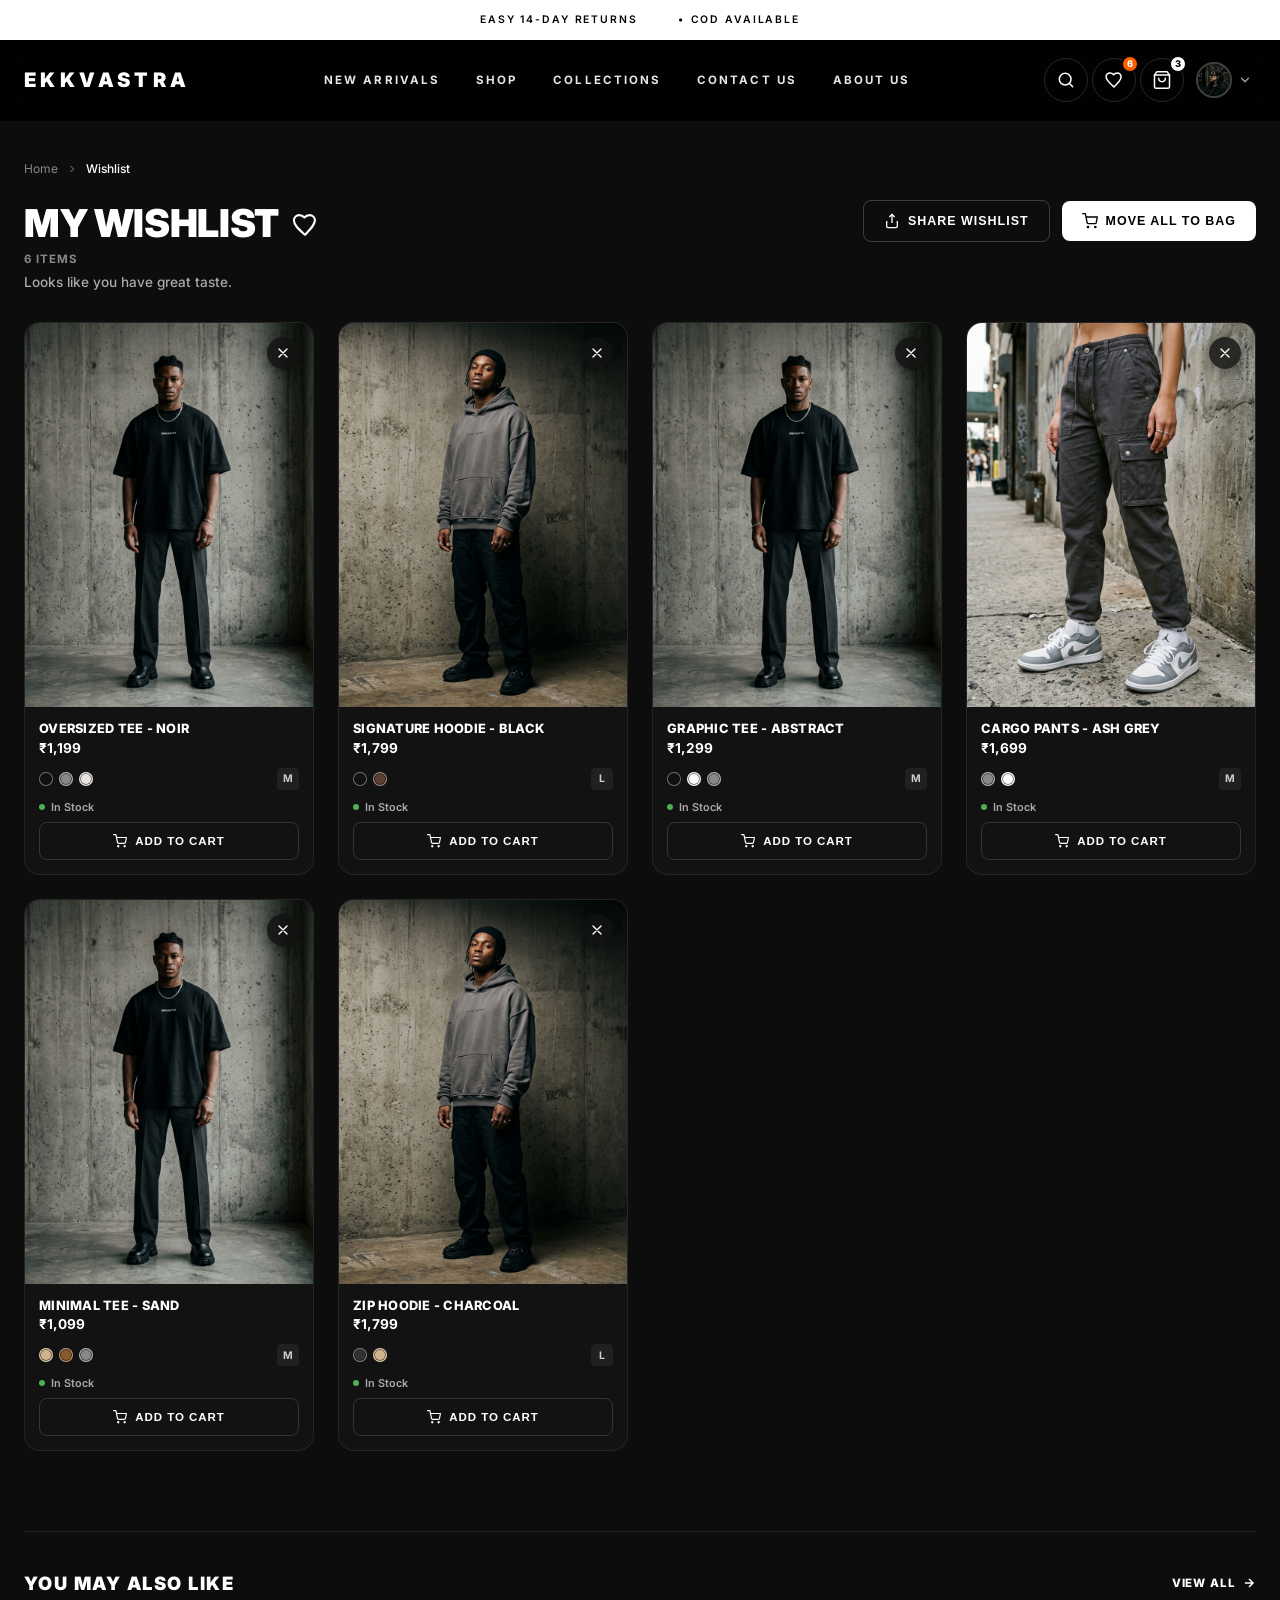
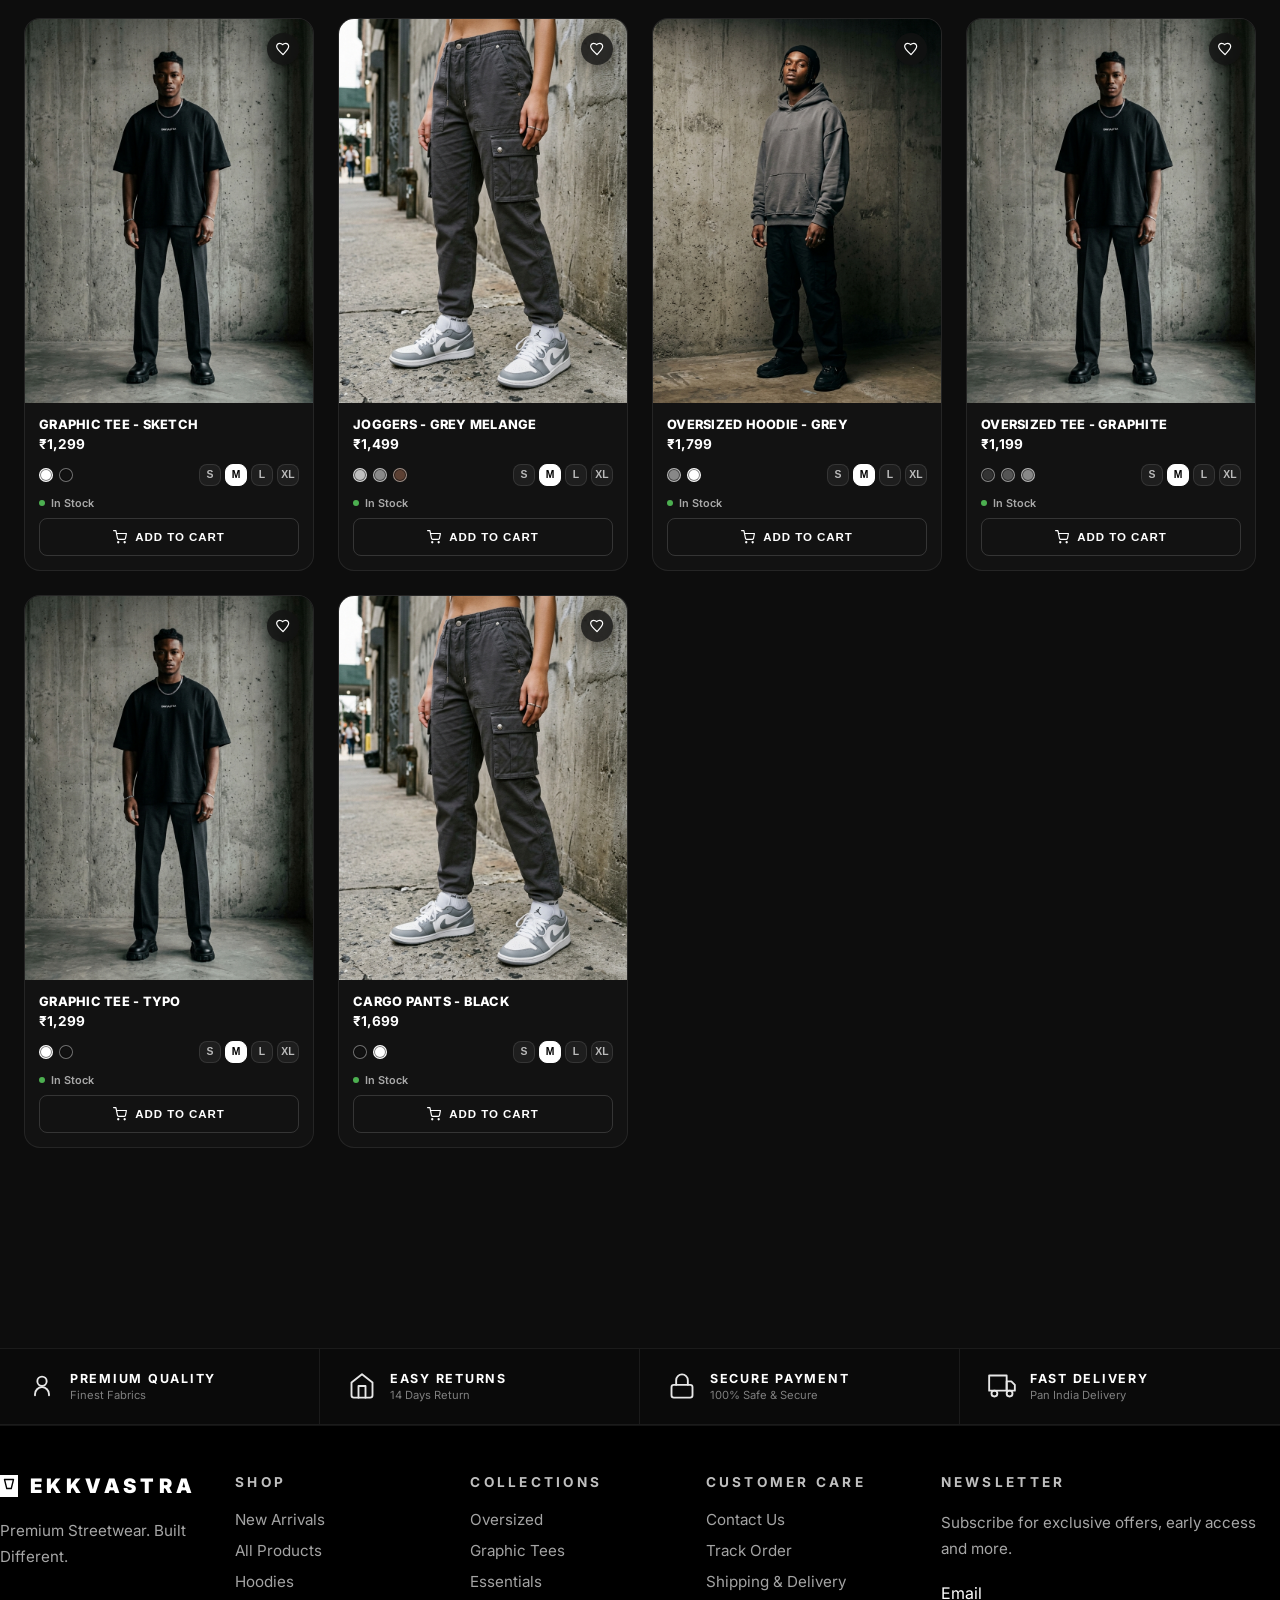
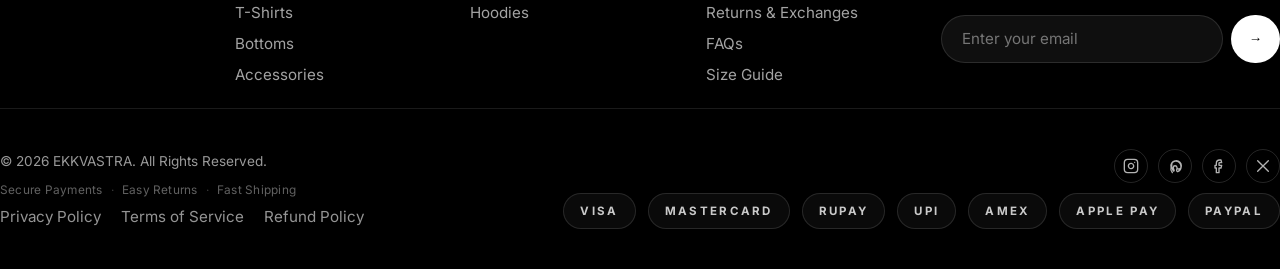
<file: wishlist.html>
<!DOCTYPE html>
<html lang="en">
<head>
    <meta charset="UTF-8" />
    <meta name="viewport" content="width=device-width, initial-scale=1.0" />
    <title>My Wishlist | EKKVASTRA | Premium Streetwear</title>
    <meta name="description" content="Manage your Ekkvastra saved favorites. Premium streetwear designed to fit you." />
    <link rel="preconnect" href="https://fonts.googleapis.com" />
    <link href="https://fonts.googleapis.com/css2?family=Inter:wght@300;400;500;600;700;800;950&display=swap" rel="stylesheet" />
    <style>
        *, *::before, *::after { box-sizing: border-box; margin: 0; padding: 0; }
        :root {
            --bg: #0d0d0d;
            --surface: #121212;
            --border: rgba(255, 255, 255, 0.08);
            --text: #ffffff;
            --muted: #888888;
            --accent: #ffffff;
            --red: #ff5e00;
            --max: 1400px;
        }
        
        .page-shell {
            width: 100%;
            max-width: var(--max);
            margin: 0 auto;
            padding: 0 16px;
        }

        @media (min-width: 640px) {
            .page-shell {
                padding: 0 24px;
            }
        }

        @media (min-width: 1024px) {
            .page-shell {
                padding: 0 40px;
            }
        }

        .reveal {
            opacity: 0;
            transform: translateY(24px);
            transition: opacity 0.8s cubic-bezier(0.16, 1, 0.3, 1), transform 0.8s cubic-bezier(0.16, 1, 0.3, 1);
        }
        .reveal.visible {
            opacity: 1;
            transform: translateY(0);
        }
        
        html, body {
            max-width: 100%;
            overflow-x: clip;
        }
        body {
            font-family: 'Inter', sans-serif;
            background: var(--bg);
            color: var(--text);
            min-height: 100vh;
            display: flex;
            flex-direction: column;
            -webkit-font-smoothing: antialiased;
        }

        /* ── ANNOUNCEMENT BAR ── */
        .announcement-bar {
            background: #ffffff;
            color: #000000;
            text-align: center;
            height: 40px;
            font-size: 0.65rem;
            font-weight: 600;
            letter-spacing: 0.18em;
            text-transform: uppercase;
            display: flex;
            align-items: center;
            justify-content: center;
            gap: 40px;
            z-index: 80;
            position: relative;
            box-sizing: border-box;
            border-bottom: 1px solid rgba(255, 255, 255, 0.08);
        }
        .announcement-bar span {
            display: inline-flex;
            align-items: center;
            gap: 6px;
        }
        .announcement-bar span::before {
            content: "•";
            color: #000000;
        }
        .announcement-bar span:first-child::before {
            display: none;
        }

        /* ── STICKY HEADER ── */
        .sticky-header {
            position: sticky;
            top: 0;
            left: 0;
            right: 0;
            z-index: 70;
            background: rgba(0, 0, 0, 0.85);
            backdrop-filter: blur(12px);
            -webkit-backdrop-filter: blur(12px);
            border-bottom: 1px solid transparent;
            transition: background-color 0.4s cubic-bezier(0.16, 1, 0.3, 1), backdrop-filter 0.4s cubic-bezier(0.16, 1, 0.3, 1), border-color 0.4s cubic-bezier(0.16, 1, 0.3, 1), box-shadow 0.4s cubic-bezier(0.16, 1, 0.3, 1);
        }

        .sticky-header.scrolled {
            background: rgba(0, 0, 0, 0.75);
            backdrop-filter: blur(20px);
            -webkit-backdrop-filter: blur(20px);
            border-bottom: 1px solid rgba(255, 255, 255, 0.08);
            box-shadow: 0 10px 30px rgba(0, 0, 0, 0.25);
        }

        .header-inner {
            max-width: var(--max);
            width: 100%;
            margin: 0 auto;
            display: flex;
            align-items: center;
            justify-content: space-between;
            gap: 18px;
            min-height: 80px;
            padding: 0 24px;
            transition: min-height 0.4s cubic-bezier(0.16, 1, 0.3, 1);
        }

        .sticky-header.scrolled .header-inner {
            min-height: 72px;
        }

        .logo {
            display: flex;
            align-items: center;
            gap: 12px;
            transition: opacity 0.25s ease;
            text-decoration: none;
        }

        .logo-text {
            font-size: 1.25rem;
            font-weight: 950;
            letter-spacing: 0.22em;
            text-transform: uppercase;
            color: #fff;
        }

        .nav-links {
            display: none;
            align-items: center;
            justify-content: center;
            gap: 12px;
            flex: 1;
            padding: 0 8px;
        }

        @media (min-width: 1024px) {
            .nav-links {
                display: flex;
            }
        }

        .nav-links a {
            position: relative;
            font-size: 0.72rem;
            font-weight: 700;
            letter-spacing: 0.18em;
            text-transform: uppercase;
            padding: 10px 12px;
            color: rgba(255, 255, 255, 0.9);
            transition: color 0.35s ease, opacity 0.25s ease;
            text-decoration: none;
        }

        .nav-links a::after {
            content: "";
            position: absolute;
            left: 12px;
            right: 12px;
            bottom: 6px;
            height: 1.5px;
            background: currentColor;
            transform: scaleX(0);
            transform-origin: left;
            transition: transform 0.3s cubic-bezier(0.16, 1, 0.3, 1);
        }

        .nav-links a:hover::after,
        .nav-links a.active::after {
            transform: scaleX(1);
        }

        .nav-links a:hover,
        .nav-links a.active {
            color: #fff;
        }

        .nav-actions {
            display: none;
            align-items: center;
            gap: 4px;
        }

        @media (min-width: 768px) {
            .nav-actions {
                display: flex;
            }
        }

        /* Avatar button */
        .nav-avatar-btn {
            display: inline-flex;
            align-items: center;
            gap: 6px;
            background: transparent;
            border: none;
            cursor: pointer;
            padding: 4px 4px 4px 8px;
            border-radius: 999px;
            transition: background 0.25s ease;
            text-decoration: none;
        }
        .nav-avatar-btn:hover { background: rgba(255, 255, 255, 0.06); }
        .nav-avatar-img {
            width: 36px;
            height: 36px;
            border-radius: 50%;
            object-fit: cover;
            border: 2px solid rgba(255, 255, 255, 0.25);
            display: block;
        }
        .nav-avatar-chevron {
            color: rgba(255, 255, 255, 0.6);
            display: flex;
            align-items: center;
            transition: color 0.2s;
        }
        .nav-avatar-btn:hover .nav-avatar-chevron { color: #fff; }

        .nav-actions .icon-btn {
            background: transparent;
            border: 1px solid rgba(255, 255, 255, 0.15);
            color: #fff;
            overflow: visible !important;
        }

        .nav-actions .icon-btn:hover {
            background: rgba(255, 255, 255, 0.08);
            border-color: rgba(255, 255, 255, 0.3);
        }

        .icon-btn {
            display: inline-flex;
            align-items: center;
            justify-content: center;
            width: 44px;
            height: 44px;
            border-radius: 50%;
            border: 1.5px solid transparent;
            cursor: pointer;
            transition: all 0.35s cubic-bezier(0.16, 1, 0.3, 1);
            position: relative;
        }

        .cart-badge {
            position: absolute;
            top: -3px;
            right: -3px;
            background: #fff;
            color: #000;
            font-size: 0.58rem;
            font-weight: 800;
            width: 16px;
            height: 16px;
            border-radius: 50%;
            display: none;
            align-items: center;
            justify-content: center;
            line-height: 1;
            box-shadow: 0 2px 4px rgba(0, 0, 0, 0.15);
            border: 1.5px solid #000;
            z-index: 10;
        }

        .cart-badge.visible {
            display: flex;
        }

        .nav-wishlist-btn {
            position: relative;
            text-decoration: none;
            color: #fff;
        }

        .nav-wishlist-badge {
            display: none;
            position: absolute;
            top: -3px;
            right: -3px;
            background: #ff5e00;
            color: #fff;
            font-size: 0.58rem;
            font-weight: 800;
            width: 16px;
            height: 16px;
            border-radius: 50%;
            align-items: center;
            justify-content: center;
            line-height: 1;
            box-shadow: 0 2px 4px rgba(0, 0, 0, 0.15);
            border: 1.5px solid #000;
            z-index: 10;
        }

        .nav-wishlist-badge.visible {
            display: flex;
        }

        .mobile-menu-btn {
            display: flex;
            background: transparent;
            border: 1px solid rgba(255, 255, 255, 0.15);
            color: #fff;
        }
        @media (min-width: 1024px) {
            .mobile-menu-btn {
                display: none;
            }
        }

        /* ── MAIN CONTENT ── */
        .page-wrapper {
            max-width: var(--max);
            width: 100%;
            margin: 0 auto;
            padding: 40px 24px 80px;
            flex-grow: 1;
        }

        /* ── BREADCRUMB ── */
        .breadcrumb {
            display: flex;
            gap: 8px;
            align-items: center;
            font-size: 0.75rem;
            color: var(--muted);
            margin-bottom: 24px;
        }
        .breadcrumb a { color: var(--muted); text-decoration: none; transition: color 0.2s; }
        .breadcrumb a:hover { color: var(--text); }
        .breadcrumb span { color: var(--text); font-weight: 500; }

        /* ── WISHLIST HEADER ── */
        .wishlist-header-row {
            display: flex;
            justify-content: space-between;
            align-items: flex-start;
            flex-wrap: wrap;
            gap: 20px;
            margin-bottom: 32px;
        }
        .header-title-section h1 {
            font-size: clamp(1.8rem, 4vw, 2.4rem);
            font-weight: 950;
            letter-spacing: -0.01em;
            color: #fff;
            display: inline-flex;
            align-items: center;
            gap: 12px;
            text-transform: uppercase;
        }
        .header-title-section h1 svg {
            margin-top: 4px;
        }
        .wishlist-meta-text {
            font-size: 0.72rem;
            color: var(--muted);
            font-weight: 700;
            letter-spacing: 0.08em;
            margin-top: 6px;
            text-transform: uppercase;
        }
        .wishlist-subtext {
            font-size: 0.85rem;
            color: #aaa;
            margin-top: 8px;
            font-weight: 500;
        }
        .wishlist-actions {
            display: flex;
            align-items: center;
            gap: 12px;
        }
        @media (max-width: 600px) {
            .wishlist-actions {
                width: 100%;
                flex-wrap: wrap;
            }
            .wishlist-actions .btn-outline,
            .wishlist-actions .btn-solid {
                flex: 1 1 auto;
                justify-content: center;
                white-space: nowrap;
            }
        }
        .btn-outline {
            background: transparent;
            color: #fff;
            border: 1px solid rgba(255, 255, 255, 0.2);
            border-radius: 8px;
            padding: 12px 20px;
            font-size: 0.78rem;
            font-weight: 700;
            letter-spacing: 0.08em;
            display: inline-flex;
            align-items: center;
            gap: 8px;
            cursor: pointer;
            transition: border-color 0.2s, background 0.2s;
            text-transform: uppercase;
        }
        .btn-outline:hover {
            border-color: #fff;
            background: rgba(255, 255, 255, 0.05);
        }
        .btn-solid {
            background: #fff;
            color: #000;
            border: none;
            border-radius: 8px;
            padding: 12px 20px;
            font-size: 0.78rem;
            font-weight: 800;
            letter-spacing: 0.08em;
            display: inline-flex;
            align-items: center;
            gap: 8px;
            cursor: pointer;
            transition: background 0.2s, transform 0.15s;
            text-transform: uppercase;
        }
        .btn-solid:hover {
            background: #e8e8e8;
            transform: translateY(-1px);
        }

        /* ── PRODUCT GRID ── */
        .product-grid {
            display: grid;
            grid-template-columns: repeat(4, 1fr);
            gap: 24px;
            margin-bottom: 80px;
        }
        @media (max-width: 1200px) { .product-grid { grid-template-columns: repeat(3, 1fr); } }
        @media (max-width: 768px)  { .product-grid { grid-template-columns: repeat(2, 1fr); gap: 16px; } }
        @media (max-width: 480px)  { .product-grid { gap: 10px; } }

        /* ── PRODUCT CARD ── */
        .product-card {
            background: var(--surface);
            border: 1px solid var(--border);
            border-radius: 16px;
            overflow: hidden;
            display: flex;
            flex-direction: column;
            height: 100%;
            transform-style: preserve-3d;
            perspective: 1000px;
            transition: transform 0.35s cubic-bezier(0.16, 1, 0.3, 1), box-shadow 0.35s cubic-bezier(0.16, 1, 0.3, 1);
            position: relative;
        }
        .product-card:hover {
            transform: translateY(-6px);
            box-shadow: 0 20px 40px rgba(0, 0, 0, 0.5);
        }
        .product-card::after {
            content: '';
            position: absolute;
            inset: 0;
            background: linear-gradient(135deg, rgba(255,255,255,0) 30%, rgba(255,255,255,0.2) 50%, rgba(255,255,255,0) 70%);
            transform: translateX(-100%);
            transition: transform 0.6s ease;
            pointer-events: none;
            z-index: 5;
        }
        .product-card.detail-triggering {
            pointer-events: none;
            animation: liftup-rotate-anim 0.85s cubic-bezier(0.25, 1, 0.5, 1) forwards;
            z-index: 999;
        }
        .product-card.detail-triggering::after {
            transform: translateX(100%);
            transition: transform 0.85s ease;
        }
        @keyframes liftup-rotate-anim {
            0% {
                transform: translateY(0) rotateX(0deg) rotateY(0deg) scale(1);
                box-shadow: 0 10px 28px rgba(15, 15, 15, 0.06);
            }
            35% {
                transform: translateY(-20px) rotateX(0deg) rotateY(0deg) scale(1.04);
                box-shadow: 0 30px 60px rgba(0, 0, 0, 0.35);
                opacity: 1;
            }
            75% {
                transform: translateY(-22px) rotateX(12deg) rotateY(20deg) scale(1.02);
                box-shadow: 0 40px 80px rgba(0, 0, 0, 0.45);
                opacity: 1;
            }
            100% {
                transform: translateY(-24px) rotateX(12deg) rotateY(20deg) scale(0.95);
                box-shadow: 0 45px 90px rgba(0, 0, 0, 0.5);
                opacity: 0;
            }
        }

        .details-modal-overlay {
            position: fixed;
            inset: 0;
            z-index: 9999;
            background: rgba(0, 0, 0, 0.85);
            backdrop-filter: blur(12px);
            -webkit-backdrop-filter: blur(12px);
            display: flex;
            align-items: center;
            justify-content: center;
            opacity: 0;
            pointer-events: none;
            transition: opacity 0.4s cubic-bezier(0.16, 1, 0.3, 1);
            padding: 20px;
        }

        .details-modal-overlay.open {
            opacity: 1;
            pointer-events: auto;
        }

        .details-modal-container {
            background: #121212;
            border: 1px solid rgba(255, 255, 255, 0.08);
            border-radius: 24px;
            width: min(880px, 100%);
            max-height: min(700px, 90vh);
            overflow: hidden;
            position: relative;
            box-shadow: 0 30px 80px rgba(0, 0, 0, 0.8);
            transform: scale(0.92) translateY(20px);
            transition: transform 0.4s cubic-bezier(0.16, 1, 0.3, 1);
            display: flex;
            flex-direction: row;
        }

        @media (max-width: 768px) {
            .details-modal-container {
                flex-direction: column;
                max-height: 92vh;
                overflow-y: auto;
            }
        }

        .details-modal-overlay.open .details-modal-container {
            transform: scale(1) translateY(0);
        }

        .details-close-btn {
            position: absolute;
            top: 20px;
            right: 20px;
            width: 36px;
            height: 36px;
            border-radius: 50%;
            border: 1px solid rgba(255, 255, 255, 0.15);
            background: rgba(255, 255, 255, 0.05);
            color: #fff;
            font-size: 1.1rem;
            display: grid;
            place-items: center;
            cursor: pointer;
            transition: background 0.2s, transform 0.2s;
            z-index: 10;
        }

        .details-close-btn:hover {
            background: #fff;
            color: #000;
            transform: rotate(90deg);
        }

        .details-media {
            flex: 1.1;
            position: relative;
            background: #1a1a1a;
            display: flex;
            align-items: center;
            justify-content: center;
            overflow: hidden;
            min-height: 380px;
        }

        .details-media img {
            width: 100%;
            height: 100%;
            object-fit: cover;
            transition: transform 0.5s ease;
        }

        .details-media:hover img {
            transform: scale(1.05);
        }

        .details-info {
            flex: 1;
            padding: 40px;
            display: flex;
            flex-direction: column;
            gap: 20px;
            overflow-y: auto;
        }

        @media (max-width: 520px) {
            .details-info {
                padding: 24px;
            }
        }

        .details-price-row {
            display: flex;
            align-items: center;
            gap: 16px;
            flex-wrap: wrap;
        }

        .details-oldprice {
            color: #888;
            text-decoration: line-through;
            font-size: 0.94rem;
        }

        .details-desc {
            color: rgba(255, 255, 255, 0.8);
            line-height: 1.8;
            font-size: 0.95rem;
            max-width: 100%;
        }

        .details-btn-add {
            background: #fff;
            color: #000;
            border: none;
            border-radius: 999px;
            padding: 16px 24px;
            font-weight: 700;
            letter-spacing: 0.08em;
            text-transform: uppercase;
            cursor: pointer;
            transition: background 0.2s ease;
        }

        .details-btn-add:hover {
            background: #f2f2f2;
        }

        .details-options-title {
            display: block;
            margin-bottom: 10px;
            font-size: 0.78rem;
            font-weight: 700;
            letter-spacing: 0.08em;
            color: rgba(255,255,255,0.75);
            text-transform: uppercase;
        }

        .details-size-chips,
        .details-color-chips {
            display: flex;
            flex-wrap: wrap;
            gap: 10px;
        }

        .details-size-chip {
            display: inline-flex;
            align-items: center;
            justify-content: center;
            min-width: 42px;
            min-height: 42px;
            border-radius: 8px;
            border: 1px solid rgba(255,255,255,0.12);
            color: #fff;
            cursor: pointer;
            transition: transform 0.2s ease, background 0.2s ease, border-color 0.2s ease;
        }

        .details-color-chip {
            display: inline-flex;
            align-items: center;
            justify-content: center;
            width: 42px;
            height: 42px;
            border-radius: 999px;
            border: 1px solid rgba(255,255,255,0.35);
            color: #fff;
            cursor: pointer;
            transition: transform 0.2s ease, background 0.2s ease, border-color 0.2s ease;
        }

        .details-size-chip.selected,
        .details-color-chip.selected {
            background: #fff;
            color: #000;
            border-color: #fff;
        }

        .details-color-chip:hover,
        .details-size-chip:hover {
            transform: translateY(-1px);
        }

        .product-image {
            position: relative;
            overflow: hidden;
            aspect-ratio: 3/4;
            background: #161616;
        }
        .product-image img {
            position: absolute;
            inset: 0;
            width: 100%;
            height: 100%;
            object-fit: cover;
            transition: opacity 0.5s ease, transform 0.5s ease;
        }
        .product-image .hover-img { opacity: 0; }
        .product-card:hover .default-img { opacity: 0; transform: scale(1.04); }
        .product-card:hover .hover-img { opacity: 1; transform: scale(1.04); }

        /* Quick close remove button */
        .card-close-btn {
            position: absolute;
            top: 14px;
            right: 14px;
            width: 32px;
            height: 32px;
            border-radius: 50%;
            border: 0;
            background: rgba(18, 18, 18, 0.8);
            backdrop-filter: blur(8px);
            -webkit-backdrop-filter: blur(8px);
            display: grid;
            place-items: center;
            z-index: 10;
            cursor: pointer;
            color: #fff;
            transition: transform 0.2s, background 0.2s, color 0.2s;
            box-shadow: 0 4px 10px rgba(0,0,0,0.3);
        }
        .card-close-btn:hover {
            transform: scale(1.1);
            background: #fff;
            color: #000;
        }

        /* Recommendation Heart Icon */
        .card-wishlist-btn {
            position: absolute;
            top: 14px;
            right: 14px;
            width: 32px;
            height: 32px;
            border-radius: 50%;
            border: 0;
            background: rgba(18, 18, 18, 0.8);
            backdrop-filter: blur(8px);
            -webkit-backdrop-filter: blur(8px);
            display: grid;
            place-items: center;
            z-index: 10;
            cursor: pointer;
            color: #fff;
            transition: transform 0.2s, background 0.2s, color 0.2s;
            box-shadow: 0 4px 10px rgba(0,0,0,0.3);
        }
        .card-wishlist-btn:hover {
            transform: scale(1.1);
            background: #fff;
            color: #000;
        }
        .card-wishlist-btn.active {
            background: rgba(255, 94, 0, 0.15);
            color: #ff5e00;
        }
        .card-wishlist-btn svg {
            transition: fill 0.2s, stroke 0.2s;
            pointer-events: none;
        }
        .card-wishlist-btn.active svg {
            fill: #ff5e00;
            stroke: #ff5e00;
        }

        /* Hover Quick Add overlay button */
        .quick-add-overlay {
            position: absolute;
            left: 50%;
            bottom: 14px;
            transform: translateX(-50%) translateY(10px);
            opacity: 0;
            pointer-events: none;
            transition: opacity 0.3s cubic-bezier(0.16, 1, 0.3, 1), transform 0.3s cubic-bezier(0.16, 1, 0.3, 1);
            z-index: 5;
            width: calc(100% - 28px);
        }
        .product-card:hover .quick-add-overlay {
            opacity: 1;
            transform: translateX(-50%) translateY(0);
            pointer-events: auto;
        }
        .btn-quick-add {
            width: 100%;
            background: rgba(18, 18, 18, 0.85);
            backdrop-filter: blur(8px);
            -webkit-backdrop-filter: blur(8px);
            border: 1px solid rgba(255, 255, 255, 0.15);
            border-radius: 99px;
            color: #fff;
            padding: 10px 14px;
            font-size: 0.72rem;
            font-weight: 700;
            letter-spacing: 0.05em;
            display: inline-flex;
            align-items: center;
            justify-content: center;
            gap: 6px;
            cursor: pointer;
            transition: background 0.2s, border-color 0.2s;
        }
        .btn-quick-add:hover {
            background: #fff;
            color: #000;
            border-color: #fff;
        }

        /* Product details info layout */
        .product-info {
            padding: 14px;
            display: flex;
            flex-direction: column;
            gap: 8px;
            flex-grow: 1;
        }
        .product-title-wrap {
            display: flex;
            flex-direction: column;
            gap: 2px;
        }
        .product-name {
            font-size: 0.8rem;
            font-weight: 800;
            color: #fff;
            text-transform: uppercase;
            letter-spacing: 0.02em;
            line-height: 1.3;
        }
        .product-price {
            font-size: 0.85rem;
            font-weight: 700;
            color: #fff;
        }

        /* Swatches and Size Pill row */
        .product-attributes-row {
            display: flex;
            justify-content: space-between;
            align-items: center;
            margin-top: 4px;
        }
        .color-swatches {
            display: flex;
            gap: 6px;
            align-items: center;
        }
        .swatch {
            width: 14px;
            height: 14px;
            border-radius: 50%;
            border: 1px solid rgba(255, 255, 255, 0.4);
            box-shadow: inset 0 0 0 1px rgba(0,0,0,0.5);
        }
        .size-pill {
            background: rgba(255, 255, 255, 0.06);
            border-radius: 4px;
            color: #ccc;
            font-size: 0.65rem;
            font-weight: 700;
            min-width: 22px;
            height: 22px;
            display: flex;
            align-items: center;
            justify-content: center;
            padding: 0 5px;
        }
        .size-variants-select {
            display: flex;
            gap: 4px;
            align-items: center;
        }
        .size-variant-btn {
            background: rgba(255, 255, 255, 0.05);
            border: 1px solid rgba(255, 255, 255, 0.1);
            border-radius: 8px;
            color: #bbb;
            font-size: 0.65rem;
            font-weight: 600;
            width: 22px;
            height: 22px;
            display: flex;
            align-items: center;
            justify-content: center;
            cursor: pointer;
            transition: all 0.2s ease;
            padding: 0;
        }
        .size-variant-btn:hover {
            background: rgba(255, 255, 255, 0.15);
            color: #fff;
            border-color: rgba(255, 255, 255, 0.3);
        }
        .size-variant-btn.active {
            background: #fff;
            color: #000;
            border-color: #fff;
            font-weight: 700;
        }

        /* Stock Indicator */
        .stock-status {
            display: flex;
            align-items: center;
            gap: 6px;
            font-size: 0.68rem;
            font-weight: 600;
            color: #a8a8a8;
            margin-top: 2px;
        }
        .stock-dot {
            width: 6px;
            height: 6px;
            border-radius: 50%;
        }
        .stock-dot.in-stock { background: #4caf50; }
        .stock-dot.out-of-stock { background: #ef4444; }

        /* Card bottom move to bag outline button */
        .btn-move-bag {
            width: 100%;
            background: transparent;
            color: #fff;
            border: 1px solid rgba(255, 255, 255, 0.15);
            border-radius: 8px;
            padding: 11px;
            font-size: 0.72rem;
            font-weight: 700;
            letter-spacing: 0.08em;
            cursor: pointer;
            transition: border-color 0.2s, background 0.2s;
            display: inline-flex;
            align-items: center;
            justify-content: center;
            gap: 8px;
            margin-top: auto;
            text-transform: uppercase;
        }
        .btn-move-bag:hover {
            border-color: #fff;
            background: rgba(255, 255, 255, 0.05);
        }

        .qty-stepper {
            width: 100%;
            display: flex;
            align-items: center;
            justify-content: space-between;
            border: 1px solid rgba(255, 255, 255, 0.15);
            border-radius: 8px;
            margin-top: auto;
            overflow: hidden;
        }

        .qty-stepper .qty-btn {
            flex: 0 0 38px;
            height: 38px;
            display: flex;
            align-items: center;
            justify-content: center;
            background: transparent;
            border: none;
            color: #fff;
            font-size: 1.05rem;
            font-weight: 700;
            line-height: 1;
            cursor: pointer;
            transition: background-color 0.2s ease, color 0.2s ease;
        }

        .qty-stepper .qty-btn:hover {
            background: #ff5e00;
            color: #fff;
        }

        .qty-stepper .qty-value {
            flex: 1;
            text-align: center;
            font-size: 0.8rem;
            font-weight: 800;
            color: #fff;
        }

        /* ── SECTION HEADER ── */
        .section-header-row {
            display: flex;
            justify-content: space-between;
            align-items: center;
            margin-bottom: 24px;
            border-top: 1px solid var(--border);
            padding-top: 40px;
        }
        .section-title {
            font-size: 1.15rem;
            font-weight: 900;
            letter-spacing: 0.08em;
            color: #fff;
            text-transform: uppercase;
        }
        .section-link {
            font-size: 0.72rem;
            font-weight: 800;
            letter-spacing: 0.08em;
            color: #fff;
            text-decoration: none;
            display: inline-flex;
            align-items: center;
            gap: 6px;
            transition: opacity 0.2s;
            text-transform: uppercase;
        }
        .section-link:hover {
            opacity: 0.8;
        }

        /* ── TRUST BAR ── */
        .trust-bar {
            background: #0a0a0a;
            border-top: 1px solid rgba(255, 255, 255, 0.07);
            border-bottom: 1px solid rgba(255, 255, 255, 0.07);
            margin-top: 40px;
        }

        .trust-inner {
            display: grid;
            grid-template-columns: repeat(4, 1fr);
            padding: 0;
        }

        @media (max-width: 767px) {
            .trust-inner {
                grid-template-columns: repeat(2, 1fr);
            }
        }

        .trust-item {
            display: flex;
            align-items: center;
            gap: 14px;
            padding: 22px 28px;
            border-right: 1px solid rgba(255, 255, 255, 0.07);
        }

        .trust-item:last-child {
            border-right: none;
        }

        @media (max-width: 767px) {
            .trust-item:nth-child(2) {
                border-right: none;
            }

            .trust-item:nth-child(3) {
                border-top: 1px solid rgba(255, 255, 255, 0.07);
            }

            .trust-item:nth-child(4) {
                border-top: 1px solid rgba(255, 255, 255, 0.07);
                border-right: none;
            }
        }

        .trust-icon {
            color: #fff;
            opacity: 0.9;
            flex-shrink: 0;
        }

        .trust-label {
            font-size: 0.78rem;
            font-weight: 700;
            text-transform: uppercase;
            letter-spacing: 0.14em;
            color: #fff;
            margin: 0 0 2px 0;
        }

        .trust-sub {
            font-size: 0.7rem;
            color: rgba(255, 255, 255, 0.48);
            margin: 0;
        }

        /* ── FOOTER ── */
        .footer {
            background: #000;
            color: #fff;
            border-top: 1px solid var(--border);
        }

        .footer-top {
            padding: 48px 0 24px;
        }

        .footer-grid {
            display: grid;
            gap: 24px;
            padding-bottom: 24px;
            border-bottom: 1px solid rgba(255, 255, 255, 0.1);
        }

        @media (min-width: 768px) {
            .footer-grid {
                grid-template-columns: repeat(2, 1fr);
            }
        }

        @media (min-width: 1280px) {
            .footer-grid {
                grid-template-columns: repeat(5, 1fr);
            }
        }

        .footer-heading {
            font-size: 0.85rem;
            font-weight: 700;
            text-transform: uppercase;
            letter-spacing: 0.24em;
            color: rgba(255, 255, 255, 0.75);
            margin: 0;
        }

        .footer-links {
            margin-top: 20px;
            display: grid;
            gap: 12px;
        }

        .footer-links a,
        .footer-bottom a {
            color: rgba(255, 255, 255, 0.64);
            text-decoration: none;
            font-size: 0.95rem;
            transition: color 0.2s;
        }
        
        .footer-links a:hover,
        .footer-bottom a:hover {
            color: #fff;
        }

        .newsletter {
            display: flex;
            flex-direction: column;
            gap: 12px;
            margin-top: 20px;
        }

        .newsletter input {
            min-height: 48px;
            border-radius: 999px;
            border: 1px solid rgba(255, 255, 255, 0.12);
            background: rgba(255, 255, 255, 0.06);
            color: #fff;
            padding: 0 20px;
            font-family: inherit;
            font-size: 0.95rem;
            outline: none;
        }
        .newsletter input:focus {
            border-color: rgba(255,255,255,0.4);
        }

        .footer-bottom {
            padding: 16px 0;
            display: flex;
            flex-direction: column;
            gap: 16px;
            font-size: 0.92rem;
            color: rgba(255, 255, 255, 0.58);
        }

        @media (min-width: 1024px) {
            .footer-bottom {
                flex-direction: row;
                align-items: center;
                justify-content: space-between;
            }
        }

        @media (max-width: 767px) {
            .footer-grid {
                text-align: center;
            }

            .footer-links {
                justify-items: center;
            }

            .newsletter > div {
                width: 100%;
            }

            .footer-bottom {
                align-items: center;
                text-align: center;
            }
        }

        .payment-pill {
            display: inline-flex;
            align-items: center;
            justify-content: center;
            border-radius: 999px;
            border: 1px solid rgba(255, 255, 255, 0.12);
            padding: 10px 16px;
            font-size: 0.72rem;
            font-weight: 700;
            text-transform: uppercase;
            letter-spacing: 0.2em;
            color: rgba(255, 255, 255, 0.78);
            background: rgba(255, 255, 255, 0.04);
        }

        /* ── EMPTY STATE ── */
        .empty-state {
            grid-column: 1 / -1;
            text-align: center;
            padding: 80px 24px;
            display: flex;
            flex-direction: column;
            align-items: center;
            gap: 20px;
        }
        .empty-icon {
            width: 72px;
            height: 72px;
            border-radius: 50%;
            background: #1a1a1a;
            border: 1px solid #333;
            display: flex;
            align-items: center;
            justify-content: center;
            color: #555;
        }
        .empty-state h2 { font-size: 1.4rem; font-weight: 800; color: #e0e0e0; }
        .empty-state p { color: var(--muted); font-size: 0.9rem; max-width: 340px; line-height: 1.6; }
        /* --- TOAST NOTIFICATIONS --- */
        .toast-container {
            position: fixed;
            top: 24px;
            right: 24px;
            left: 24px;
            z-index: 10000;
            display: flex;
            flex-direction: column;
            align-items: flex-end;
            gap: 12px;
            pointer-events: none;
        }
        .toast {
            background: #0d0d0d;
            border: 1px solid rgba(255, 255, 255, 0.08);
            color: #ffffff;
            padding: 16px 24px;
            border-radius: 12px;
            font-size: 0.85rem;
            font-weight: 700;
            letter-spacing: 0.05em;
            box-shadow: 0 10px 30px rgba(0, 0, 0, 0.5);
            display: flex;
            align-items: center;
            gap: 12px;
            max-width: 100%;
            box-sizing: border-box;
            transform: translateX(120%);
            transition: transform 0.4s cubic-bezier(0.16, 1, 0.3, 1);
            pointer-events: auto;
        }
        .toast.show {
            transform: translateX(0);
        }

        /* Back to Top Button */
        .back-to-top {
            position: fixed;
            bottom: 30px;
            right: 30px;
            width: 48px;
            height: 48px;
            border-radius: 50%;
            background: #ffffff;
            color: #000000;
            border: 1px solid rgba(255, 255, 255, 0.15);
            display: flex;
            align-items: center;
            justify-content: center;
            cursor: pointer;
            z-index: 9999;
            opacity: 0;
            visibility: hidden;
            transform: translateY(10px);
            transition: opacity 0.3s ease, visibility 0.3s ease, transform 0.3s ease, background-color 0.3s ease, color 0.3s ease;
            box-shadow: 0 4px 20px rgba(0, 0, 0, 0.4);
        }
        .back-to-top.show {
            opacity: 1;
            visibility: visible;
            transform: translateY(0);
        }
        .back-to-top:hover {
            background: #000000;
            color: #ffffff;
            border-color: #ffffff;
            transform: translateY(-3px);
        }

        @media (max-width: 767px) {
            .announcement-bar {
                height: auto;
                min-height: 40px;
                padding: 8px 12px;
                font-size: 0.58rem;
                line-height: 1.3;
                flex-wrap: wrap;
                gap: 6px;
            }

            .sticky-header {
                position: sticky;
                top: 0;
            }

            .header-inner {
                min-height: 64px;
                padding: 0 16px;
                gap: 12px;
            }

            .page-shell {
                padding: 0 16px;
            }

            .mobile-menu-btn {
                display: inline-flex;
            }

            .nav-actions {
                display: none;
            }
        }
    </style>
    <link rel="stylesheet" href="search-overlay.css" />
    <link rel="stylesheet" href="mobile-drawer.css" />
    <script>
        // iOS Safari won't apply :active/:hover styles on tap unless a touch
        // listener exists somewhere on the page -- this is what makes the
        // card/footer tap-lift effects actually fire on a real phone.
        document.addEventListener('touchstart', function () {}, { passive: true });
    </script>
</head>
<body>

    <!-- Announcement Bar -->
    <div class="announcement-bar">
        
        <span>EASY 14-DAY RETURNS</span>
        <span>COD AVAILABLE</span>
    </div>

    <!-- Sticky Header -->
    <header class="sticky-header" id="siteHeader">
        <div class="header-inner">
            <a href="index.html" class="logo" aria-label="EKKVASTRA home">
                <span class="logo-text">EKKVASTRA</span>
            </a>

            <nav class="nav-links" aria-label="Primary">
                <a href="index.html#new-arrivals">New Arrivals</a>
                <a href="shop.html">Shop</a>
                <a href="index.html#collections">Collections</a>
                <a href="CONTACT.html">Contact Us</a>
                <a href="ABOUT.html">About Us</a>
            </nav>

            <div class="nav-actions">
                <button class="icon-btn" aria-label="Search">
                    <svg viewBox="0 0 24 24" width="20" height="20" fill="none" stroke="currentColor" stroke-width="1.8">
                        <circle cx="11" cy="11" r="7"></circle>
                        <path d="M20 20l-3.5-3.5" stroke-linecap="round"></path>
                    </svg>
                </button>
                <a href="wishlist.html" class="icon-btn nav-wishlist-btn" aria-label="Wishlist" id="navWishlistBtn">
                    <svg viewBox="0 0 24 24" width="20" height="20" fill="none" stroke="currentColor" stroke-width="1.8">
                        <path d="M12.1 20.3l-.1.1-.1-.1C6.1 15.2 2.5 11.9 2.5 8A4.5 4.5 0 0 1 7 3.5c1.74 0 3.41.81 4.5 2.09A5.96 5.96 0 0 1 16 3.5 4.5 4.5 0 0 1 20.5 8c0 3.95-3.64 7.24-8.4 12.3z" stroke-linecap="round" stroke-linejoin="round"></path>
                    </svg>
                    <span id="navWishlistBadge" class="nav-wishlist-badge">0</span>
                </a>
                <a href="cart.html" class="icon-btn" aria-label="Shopping Bag">
                    <svg viewBox="0 0 24 24" width="20" height="20" fill="none" stroke="currentColor" stroke-width="1.8" stroke-linecap="round" stroke-linejoin="round">
                        <path d="M6 2L3 6v14a2 2 0 0 0 2 2h14a2 2 0 0 0 2-2V6l-3-4z"></path>
                        <line x1="3" y1="6" x2="21" y2="6"></line>
                        <path d="M16 10a4 4 0 0 1-8 0"></path>
                    </svg>
                    <span class="cart-badge">0</span>
                </a>
                <a href="account.html" class="nav-avatar-btn" aria-label="My Account">
                    <img src="images/avatar_anshika.png" alt="Account" class="nav-avatar-img" />
                    <span class="nav-avatar-chevron">
                        <svg viewBox="0 0 24 24" width="14" height="14" fill="none" stroke="currentColor" stroke-width="2.5" stroke-linecap="round" stroke-linejoin="round">
                            <polyline points="6 9 12 15 18 9"></polyline>
                        </svg>
                    </span>
                </a>
            </div>

            <button class="icon-btn mobile-menu-btn" id="menuBtn" aria-label="Open menu">
                <svg viewBox="0 0 24 24" width="20" height="20" fill="none" stroke="currentColor" stroke-width="1.8">
                    <path d="M4 7h16M4 12h16M4 17h16" stroke-linecap="round"></path>
                </svg>
            </button>
        </div>
    </header>

    <div class="mobile-drawer" id="mobileDrawer" aria-hidden="true"></div>

    <!-- Main Content -->
    <main class="page-wrapper">
        <!-- Breadcrumb -->
        <nav class="breadcrumb" aria-label="Breadcrumb">
            <a href="index.html">Home</a>
            <svg width="12" height="12" viewBox="0 0 24 24" fill="none" stroke="currentColor" stroke-width="2"><path d="M9 18l6-6-6-6"/></svg>
            <span>Wishlist</span>
        </nav>

        <!-- Header -->
        <div class="wishlist-header-row">
            <div class="header-title-section">
                <h1>My Wishlist <svg viewBox="0 0 24 24" width="28" height="28" fill="none" stroke="currentColor" stroke-width="1.8"><path d="M12.1 20.3l-.1.1-.1-.1C6.1 15.2 2.5 11.9 2.5 8A4.5 4.5 0 0 1 7 3.5c1.74 0 3.41.81 4.5 2.09A5.96 5.96 0 0 1 16 3.5 4.5 4.5 0 0 1 20.5 8c0 3.95-3.64 7.24-8.4 12.3z" stroke-linecap="round" stroke-linejoin="round"/></svg></h1>
                <div class="wishlist-meta-text" id="wishlistCountLabel">0 Items</div>
                <div class="wishlist-subtext">Looks like you have great taste.</div>
            </div>
            <div class="wishlist-actions">
                <button class="btn-outline" onclick="shareWishlist()">
                    <svg viewBox="0 0 24 24" width="16" height="16" fill="none" stroke="currentColor" stroke-width="2"><path d="M4 12v8a2 2 0 0 0 2 2h12a2 2 0 0 0 2-2v-8"/><polyline points="16 6 12 2 8 6"/><line x1="12" y1="2" x2="12" y2="15"/></svg>
                    Share Wishlist
                </button>
                <button class="btn-solid" onclick="moveAllToBag()">
                    <svg viewBox="0 0 24 24" width="16" height="16" fill="none" stroke="currentColor" stroke-width="2" stroke-linecap="round" stroke-linejoin="round"><circle cx="9" cy="21" r="1"></circle><circle cx="20" cy="21" r="1"></circle><path d="M1 1h4l2.68 13.39a2 2 0 0 0 2 1.61h9.72a2 2 0 0 0 2-1.61L23 6H6"></path></svg>
                    Move All to Bag
                </button>
            </div>
        </div>

        <!-- Wishlist Grid -->
        <div class="product-grid" id="wishlistGrid">
            <!-- Populated by JS -->
        </div>

        <!-- Recommendations Section -->
        <div class="section-header-row">
            <h2 class="section-title">You May Also Like</h2>
            <a href="shop.html" class="section-link">
                View All
                <svg viewBox="0 0 24 24" width="14" height="14" fill="none" stroke="currentColor" stroke-width="2.5"><path d="M5 12h14M12 5l7 7-7 7"/></svg>
            </a>
        </div>
        
        <!-- Recommendations Grid -->
        <div class="product-grid" id="recommendationsGrid">
            <!-- Populated by JS -->
        </div>

    </main>

    <!-- Trust Bar -->
    <section class="trust-bar">
        <div class="trust-inner page-shell">
            <div class="trust-item">
                <svg class="trust-icon" viewBox="0 0 24 24" width="28" height="28" fill="none" stroke="currentColor"
                    stroke-width="1.6" stroke-linecap="round" stroke-linejoin="round">
                    <circle cx="12" cy="8" r="4" />
                    <path d="M6 20v-1a6 6 0 0 1 12 0v1" />
                </svg>
                <div>
                    <p class="trust-label">Premium Quality</p>
                    <p class="trust-sub">Finest Fabrics</p>
                </div>
            </div>
            <div class="trust-item">
                <svg class="trust-icon" viewBox="0 0 24 24" width="28" height="28" fill="none" stroke="currentColor"
                    stroke-width="1.6" stroke-linecap="round" stroke-linejoin="round">
                    <path d="M3 9l9-7 9 7v11a2 2 0 0 1-2 2H5a2 2 0 0 1-2-2z" />
                    <polyline points="9 22 9 12 15 12 15 22" />
                </svg>
                <div>
                    <p class="trust-label">Easy Returns</p>
                    <p class="trust-sub">14 Days Return</p>
                </div>
            </div>
            <div class="trust-item">
                <svg class="trust-icon" viewBox="0 0 24 24" width="28" height="28" fill="none" stroke="currentColor"
                    stroke-width="1.6" stroke-linecap="round" stroke-linejoin="round">
                    <rect x="3" y="11" width="18" height="11" rx="2" ry="2" />
                    <path d="M7 11V7a5 5 0 0 1 10 0v4" />
                </svg>
                <div>
                    <p class="trust-label">Secure Payment</p>
                    <p class="trust-sub">100% Safe &amp; Secure</p>
                </div>
            </div>
            <div class="trust-item">
                <svg class="trust-icon" viewBox="0 0 24 24" width="28" height="28" fill="none" stroke="currentColor"
                    stroke-width="1.6" stroke-linecap="round" stroke-linejoin="round">
                    <rect x="1" y="3" width="15" height="13" />
                    <polygon points="16 8 20 8 23 11 23 16 16 16 16 8" />
                    <circle cx="5.5" cy="18.5" r="2.5" />
                    <circle cx="18.5" cy="18.5" r="2.5" />
                </svg>
                <div>
                    <p class="trust-label">Fast Delivery</p>
                    <p class="trust-sub">Pan India Delivery</p>
                </div>
            </div>
        </div>
    </section>

    <footer class="footer" id="about">
        <div class="page-shell footer-top">
            <div class="footer-grid reveal">
                <div>
                    <a href="#" class="logo" aria-label="EKKVASTRA home">
                        <div class="logo-mark" style="background:#fff;color:#000;border-color:#fff;">
                            <svg viewBox="0 0 24 24" width="18" height="18" fill="none" stroke="currentColor"
                                stroke-width="1.8">
                                <path d="M6 6h12l-3 12H9L6 6z" stroke-linecap="round" stroke-linejoin="round"></path>
                            </svg>
                        </div>
                        <span class="logo-text" style="color:#fff;">EKKVASTRA</span>
                    </a>
                    <p
                        style="max-width:320px;margin-top:20px;color:rgba(255,255,255,.65);line-height:1.75;font-size:.95rem;">
                        Premium Streetwear. Built Different.
                    </p>
                </div>

                <div>
                    <h3 class="footer-heading">Shop</h3>
                    <div class="footer-links">
                        <a href="shop.html">New Arrivals</a>
                        <a href="shop.html">All Products</a>
                        <a href="shop.html?category=hoodies">Hoodies</a>
                        <a href="shop.html?category=t-shirts">T-Shirts</a>
                        <a href="shop.html?category=bottoms">Bottoms</a>
                        <a href="shop.html?category=accessories">Accessories</a>
                    </div>
                </div>

                <div>
                    <h3 class="footer-heading">Collections</h3>
                    <div class="footer-links">
                        <a href="collection.html?name=Oversized">Oversized</a>
                        <a href="collection.html?name=Graphic%20Tees">Graphic Tees</a>
                        <a href="collection.html?name=Essentials">Essentials</a>
                        <a href="collection.html?name=Hoodies">Hoodies</a>
                    </div>
                </div>

                <div>
                    <h3 class="footer-heading">Customer Care</h3>
                    <div class="footer-links">
                        <a href="CONTACT.html">Contact Us</a>
                        <a href="#" onclick="event.preventDefault(); showToast('Order tracking is available under My Orders in your account.');">Track Order</a>
                        <a href="#" onclick="event.preventDefault(); showToast('Free standard shipping on orders over ₹1499. Delivery details are in the checkout process.');">Shipping & Delivery</a>
                        <a href="#" onclick="event.preventDefault(); showToast('7-day hassle-free returns policy. Contact support to initiate a return.');">Returns & Exchanges</a>
                        <a href="#" onclick="event.preventDefault(); showToast('Frequently Asked Questions are available under the CONTACT page.');">FAQs</a>
                        <a href="#" onclick="event.preventDefault(); showToast('Size Guide is available on standard product detail cards.');">Size Guide</a>
                    </div>
                </div>

                <div>
                    <h3 class="footer-heading">Newsletter</h3>
                    <p style="margin-top:20px;color:rgba(255,255,255,.65);line-height:1.75;font-size:.95rem;">
                        Subscribe for exclusive offers, early access and more.
                    </p>
                    <form class="newsletter" onsubmit="event.preventDefault(); showToast('Subscribed to Ekkvastra updates!'); this.reset();">
                        <label class="sr-only" for="email">Email</label>
                        <div style="display:flex;gap:8px;">
                            <input id="email" type="email" placeholder="Enter your email" required style="flex:1;min-width:0;" aria-label="Email address" />
                            <button type="submit" class="btn-secondary"
                                style="background:#fff;color:#000;min-width:48px;padding:0 18px;border:none;border-radius:999px;cursor:pointer;">→</button>
                        </div>
                    </form>
                </div>
            </div>

            <div class="footer-bottom reveal" style="margin-top:24px;">
                <div class="footer-bottom-legal">
                    <p class="footer-copyright">&copy; 2026 EKKVASTRA. All Rights Reserved.</p>
                    <p class="footer-trust-line">Secure Payments<span class="dot">&middot;</span>Easy Returns<span class="dot">&middot;</span>Fast Shipping</p>
                    <div style="display:flex;flex-wrap:wrap;gap:20px;">
                        <a href="#" style="color:rgba(255,255,255,.58);" onclick="event.preventDefault(); showToast('Privacy Policy coming soon!');">Privacy Policy</a>
                        <a href="#" style="color:rgba(255,255,255,.58);" onclick="event.preventDefault(); showToast('Terms & Conditions coming soon!');">Terms of Service</a>
                        <a href="#" style="color:rgba(255,255,255,.58);" onclick="event.preventDefault(); showToast('Refund Policy coming soon!');">Refund Policy</a>
                    </div>
                </div>

                <div class="footer-bottom-meta">
                    <div class="footer-social">
                        <a href="#" aria-label="Instagram"><svg viewBox="0 0 24 24" width="16" height="16" fill="none" stroke="currentColor" stroke-width="2" stroke-linecap="round" stroke-linejoin="round"><rect x="2" y="2" width="20" height="20" rx="5" ry="5"/><path d="M16 11.37A4 4 0 1 1 12.63 8 4 4 0 0 1 16 11.37z"/><line x1="17.5" y1="6.5" x2="17.51" y2="6.5"/></svg></a>
                        <a href="#" aria-label="Pinterest"><svg viewBox="0 0 24 24" width="16" height="16" fill="none" stroke="currentColor" stroke-width="2" stroke-linecap="round" stroke-linejoin="round"><path d="M8 22a9 9 0 0 1-1.91-8.3A7.5 7.5 0 0 1 12 4.5a8.38 8.38 0 0 1 9 9 7.26 7.26 0 0 1-4.25 6.66c-1.12.5-2.24-.29-2.24-1.5v-1a5.83 5.83 0 0 0 .5-3.5c-.32-1.5-1.5-2.5-3-2.5a2.5 2.5 0 0 0-2.5 2.5 6 6 0 0 0 1 3.5c.34.5.21 1.5-.5 2S8.5 17 8 16c-.5-1-1-3-1-5a7 7 0 0 1 7-7 7.5 7.5 0 0 1 7.5 7.5c0 2.5-1.5 5-4.5 5a2 2 0 0 1-2-2"/></svg></a>
                        <a href="#" aria-label="Facebook"><svg viewBox="0 0 24 24" width="16" height="16" fill="none" stroke="currentColor" stroke-width="2" stroke-linecap="round" stroke-linejoin="round"><path d="M15 3h-2a5 5 0 0 0-5 5v3H6v4h2v7h4v-7h3l1-4h-4V8a1 1 0 0 1 1-1h3z"/></svg></a>
                        <a href="#" aria-label="X (Twitter)"><svg viewBox="0 0 24 24" width="16" height="16" fill="none" stroke="currentColor" stroke-width="2" stroke-linecap="round" stroke-linejoin="round"><path d="M4 4l16 16M20 4L4 20"/></svg></a>
                    </div>
                    <div style="display:flex;flex-wrap:wrap;gap:12px;">
                        <span class="payment-pill">Visa</span>
                        <span class="payment-pill">Mastercard</span>
                        <span class="payment-pill">RuPay</span>
                        <span class="payment-pill">UPI</span>
                        <span class="payment-pill">Amex</span>
                        <span class="payment-pill">Apple Pay</span>
                        <span class="payment-pill">PayPal</span>
                    </div>
                </div>
            </div>
        </div>
    </footer>

    <script src="products.js"></script>
    <script>
        const STORAGE_KEY = 'ekkvastra_wishlist';

        // 6 Default streetwear products shown in mockup
        // 6 Default streetwear products shown in mockup
        const DEFAULT_WISHLIST = [
            { id: "wl-1", name: "OVERSIZED TEE - NOIR", price: 1199, image: "images/ekkvastra_front_print_tee.png", hoverImage: "images/ekkvastra_back_print_tee.png", colors: ["#111111", "#888888", "#e9e4dd"], sizes: ["S", "M", "L", "XL", "XXL"], defaultSize: "M", inStock: true },
            { id: "wl-2", name: "SIGNATURE HOODIE - BLACK", price: 1799, image: "images/ekkvastra_hoodie.png", hoverImage: "images/ekkvastra_back_print_tee.png", colors: ["#111111", "#5c4033"], sizes: ["S", "M", "L", "XL"], defaultSize: "L", inStock: true },
            { id: "wl-3", name: "GRAPHIC TEE - ABSTRACT", price: 1299, image: "images/ekkvastra_front_print_tee.png", hoverImage: "images/ekkvastra_back_print_tee.png", colors: ["#111111", "#ffffff", "#888888"], sizes: ["S", "M", "L", "XL", "XXL"], defaultSize: "M", inStock: true },
            { id: "wl-4", name: "CARGO PANTS - ASH GREY", price: 1699, image: "images/ekkvastra_cargo.png", hoverImage: "images/ekkvastra_front_print_tee.png", colors: ["#888888", "#ffffff"], sizes: ["S", "M", "L", "XL"], defaultSize: "M", inStock: true },
            { id: "wl-5", name: "MINIMAL TEE - SAND", price: 1099, image: "images/ekkvastra_front_print_tee.png", hoverImage: "images/ekkvastra_back_print_tee.png", colors: ["#d2b48c", "#8b5a2b", "#888888"], sizes: ["S", "M", "L", "XL"], defaultSize: "M", inStock: true },
            { id: "wl-6", name: "ZIP HOODIE - CHARCOAL", price: 1799, image: "images/ekkvastra_hoodie.png", hoverImage: "images/ekkvastra_back_print_tee.png", colors: ["#333333", "#d2b48c"], sizes: ["S", "M", "L", "XL"], defaultSize: "L", inStock: true }
        ];

        // Recommendations products list matching "YOU MAY ALSO LIKE"
        const RECOMMENDATIONS = [
            { id: "rec-1", name: "GRAPHIC TEE - SKETCH", price: 1299, image: "images/ekkvastra_front_print_tee.png", hoverImage: "images/ekkvastra_back_print_tee.png", colors: ["#ffffff", "#111111"], sizes: ["S", "M", "L", "XL"], defaultSize: "M", inStock: true },
            { id: "rec-2", name: "JOGGERS - GREY MELANGE", price: 1499, image: "images/ekkvastra_cargo.png", hoverImage: "images/ekkvastra_front_print_tee.png", colors: ["#c0c0c0", "#8a8a8a", "#5c4033"], sizes: ["S", "M", "L", "XL"], defaultSize: "M", inStock: true },
            { id: "rec-3", name: "OVERSIZED HOODIE - GREY", price: 1799, image: "images/ekkvastra_hoodie.png", hoverImage: "images/ekkvastra_front_print_tee.png", colors: ["#888888", "#ffffff"], sizes: ["S", "M", "L", "XL"], defaultSize: "L", inStock: true },
            { id: "rec-4", name: "OVERSIZED TEE - GRAPHITE", price: 1199, image: "images/ekkvastra_front_print_tee.png", hoverImage: "images/ekkvastra_back_print_tee.png", colors: ["#333333", "#555555", "#888888"], sizes: ["S", "M", "L", "XL"], defaultSize: "M", inStock: true },
            { id: "rec-5", name: "GRAPHIC TEE - TYPO", price: 1299, image: "images/ekkvastra_front_print_tee.png", hoverImage: "images/ekkvastra_back_print_tee.png", colors: ["#ffffff", "#111111"], sizes: ["S", "M", "L", "XL"], defaultSize: "M", inStock: true },
            { id: "rec-6", name: "CARGO PANTS - BLACK", price: 1699, image: "images/ekkvastra_cargo.png", hoverImage: "images/ekkvastra_back_print_tee.png", colors: ["#111111", "#ffffff"], sizes: ["S", "M", "L", "XL"], defaultSize: "M", inStock: true }
        ];

        function getWishlist() {
            try {
                const data = localStorage.getItem(STORAGE_KEY);
                let items = [];
                if (!data) {
                    // Populate initial mock items to align visual results immediately
                    localStorage.setItem(STORAGE_KEY, JSON.stringify(DEFAULT_WISHLIST));
                    items = DEFAULT_WISHLIST;
                } else {
                    items = JSON.parse(data);
                }

                // Force local image and property replacements for legacy items
                let normalized = false;
                items.forEach(p => {
                    if (!p.colors) {
                        p.colors = ["#111111", "#888888", "#e9e4dd"];
                    }
                    if (!p.sizes) {
                        p.sizes = ["S", "M", "L", "XL"];
                        p.defaultSize = "M";
                    }
                    if (typeof p.inStock === 'undefined') {
                        p.inStock = true;
                    }
                    if (p.image && p.image.startsWith('http')) {
                        if (p.name.toLowerCase().includes('hoodie')) p.image = 'images/ekkvastra_hoodie.png';
                        else if (p.name.toLowerCase().includes('cargo') || p.name.toLowerCase().includes('pants')) p.image = 'images/ekkvastra_cargo.png';
                        else p.image = 'images/ekkvastra_front_print_tee.png';
                        normalized = true;
                    }
                    if (p.hoverImage && p.hoverImage.startsWith('http')) {
                        p.hoverImage = 'images/ekkvastra_back_print_tee.png';
                        normalized = true;
                    }
                    // Older/stale entries sometimes stored just the filename
                    // (no "images/" folder), which 404s -- patch those up too.
                    if (p.image && !p.image.startsWith('http') && !p.image.startsWith('images/')) {
                        p.image = 'images/' + p.image;
                        normalized = true;
                    }
                    if (p.hoverImage && !p.hoverImage.startsWith('http') && !p.hoverImage.startsWith('images/')) {
                        p.hoverImage = 'images/' + p.hoverImage;
                        normalized = true;
                    }
                });

                // Persist the cleaned-up paths so this doesn't need re-patching
                // (and any other page reading this key gets the fixed data too).
                if (normalized) {
                    localStorage.setItem(STORAGE_KEY, JSON.stringify(items));
                }

                return items;
            }
            catch {
                return DEFAULT_WISHLIST;
            }
        }

        function saveWishlist(items) {
            localStorage.setItem(STORAGE_KEY, JSON.stringify(items));
        }

        function removeItem(id) {
            let items = getWishlist().filter(p => String(p.id) !== String(id));
            saveWishlist(items);
            renderGrid();
            updateNavBadge();
        }

        function toggleWishlistItem(id, buttonEl) {
            let items = getWishlist();
            const exists = items.some(p => String(p.id) === String(id));

            if (exists) {
                items = items.filter(p => String(p.id) !== String(id));
                buttonEl.classList.remove('active');
            } else {
                const item = RECOMMENDATIONS.find(p => String(p.id) === String(id));
                if (item) {
                    items.push(item);
                    buttonEl.classList.add('active');
                }
            }

            saveWishlist(items);
            renderGrid();
            updateNavBadge();
        }

        function updateNavBadge() {
            const items = getWishlist();
            const badge = document.getElementById('navWishlistBadge');
            if (badge) {
                badge.textContent = items.length;
                badge.classList.toggle('visible', items.length > 0);
            }
        }

        function showToast(message, type = 'success') {
            let container = document.getElementById('toastContainer');
            if (!container) {
                container = document.createElement('div');
                container.id = 'toastContainer';
                container.className = 'toast-container';
                document.body.appendChild(container);
            }
            const toast = document.createElement('div');
            toast.className = 'toast';
            const icon = type === 'success' 
                ? `<svg viewBox="0 0 24 24" width="18" height="18" fill="none" stroke="currentColor" stroke-width="2" style="color:#4caf50;"><polyline points="20 6 9 17 4 12"/></svg>`
                : `<svg viewBox="0 0 24 24" width="18" height="18" fill="none" stroke="currentColor" stroke-width="2" style="color:#f44336;"><circle cx="12" cy="12" r="10"/><line x1="12" y1="8" x2="12" y2="12"/><line x1="12" y1="16" x2="12.01" y2="16"/></svg>`;
            toast.innerHTML = `${icon}<span>${message}</span>`;
            container.appendChild(toast);
            setTimeout(() => toast.classList.add('show'), 50);
            setTimeout(() => {
                toast.classList.remove('show');
                setTimeout(() => toast.remove(), 400);
            }, 3500);
        }

        const CART_KEY = 'ekkvastra_cart';
        function getCart() { try { return JSON.parse(localStorage.getItem(CART_KEY)) || []; } catch { return []; } }
        function saveCart(items) { localStorage.setItem(CART_KEY, JSON.stringify(items)); }
        function addToCart(product) {
            const cart = getCart();
            const size = product.size || (product.sizes && product.sizes.length > 0 ? product.sizes[0] : 'M');
            const color = product.color || (product.colors && product.colors.length > 0 ? product.colors[0] : 'Black');
            const existing = cart.find(item => String(item.id) === String(product.id) && item.size === size && item.color === color);
            if (existing) {
                existing.quantity += 1;
            } else {
                cart.push({
                    id: product.id,
                    name: product.name,
                    category: product.category || '',
                    fit: product.fit || '',
                    price: product.price || 0,
                    image: product.image || '',
                    size,
                    color,
                    quantity: 1
                });
            }
            saveCart(cart);
            updateCartBadgeCount();
        }
        function updateCartBadgeCount() {
            const count = getCart().reduce((sum, item) => sum + (item.quantity || 0), 0);
            document.querySelectorAll('.cart-badge').forEach(badge => {
                badge.textContent = count;
                badge.classList.toggle('visible', count > 0);
            });
            const drawerCount = document.getElementById('drawerCartCount');
            if (drawerCount) drawerCount.textContent = count;
        }

        function triggerProductDetails(card) {
            const raw = card.getAttribute('data-product');
            if (!raw) return;
            const product = JSON.parse(decodeURIComponent(raw));
            card.classList.add('detail-triggering');
            setTimeout(() => {
                card.classList.remove('detail-triggering');
                showDetailModal(product);
            }, 850);
        }

        function showDetailModal(product) {
            let modal = document.getElementById('productDetailsModal');
            if (!modal) {
                modal = document.createElement('div');
                modal.id = 'productDetailsModal';
                modal.className = 'details-modal-overlay';
                document.body.appendChild(modal);
            }

            const formattedPrice = typeof product.price === 'number' ? product.price.toLocaleString('en-IN') : product.price;
            const formattedOldPrice = product.oldPrice ? (typeof product.oldPrice === 'number' ? product.oldPrice.toLocaleString('en-IN') : product.oldPrice) : null;
            const oldPriceHtml = formattedOldPrice ? `<span class="details-oldprice">₹${formattedOldPrice}</span>` : '';
            const sizesHtml = product.sizes && product.sizes.length > 0 ? `
                <div>
                    <div class="details-options-title">Select Size</div>
                    <div class="details-size-chips">
                        ${product.sizes.map((s, idx) => `<span class="details-size-chip ${idx === 0 ? 'selected' : ''}" onclick="selectModalSize(this, '${s}')">${s}</span>`).join('')}
                    </div>
                </div>` : '';
            const colorsHtml = product.colors && product.colors.length > 0 ? `
                <div>
                    <div class="details-options-title">Select Color</div>
                    <div class="details-color-chips">
                        ${product.colors.map((c, idx) => `<span class="details-color-chip ${idx === 0 ? 'selected' : ''}" style="background:${c}" onclick="selectModalColor(this, '${c}')" title="${c}"></span>`).join('')}
                    </div>
                </div>` : '';
            const ratingHtml = product.rating ? `
                <div style="display:flex;align-items:center;gap:6px;color:#ff5e00;font-size:0.85rem;">
                    <span>${"★".repeat(product.rating.stars)}${"☆".repeat(5 - product.rating.stars)}</span>
                    <span style="color:#888;font-size:0.75rem;">(${product.rating.count} reviews)</span>
                </div>` : '';
            const fitHtml = product.fit ? `<span style="background:rgba(255,255,255,0.06);padding:4px 8px;border-radius:4px;font-size:0.68rem;color:#ccc;font-weight:600;">${product.fit} Fit</span>` : '';
            const description = product.description || `Elevate your streetwear rotation with this premium ${product.category ? product.category.toLowerCase().replace(/s$/, '') : 'piece'} from EKKVASTRA. Carefully designed with drop shoulder seams, a boxy silhouette, and constructed from 380GSM custom-milled heavyweight combed cotton to provide an exceptional drape, unparalleled durability, and long-lasting soft comfort.`;

            modal.innerHTML = `
                <div class="details-modal-container">
                    <button class="details-close-btn" onclick="closeDetailModal()" aria-label="Close details"><svg viewBox="0 0 24 24" width="16" height="16" fill="none" stroke="currentColor" stroke-width="2" stroke-linecap="round"><path d="M6 6l12 12M18 6L6 18"></path></svg></button>
                    <div class="details-media">
                        <img id="modalProductImage" src="${product.image}" alt="${product.name}" />
                    </div>
                    <div class="details-info">
                        <div>
                            <div style="display:flex;align-items:center;gap:8px;margin-bottom:6px;">
                                <span class="details-brand">Ekkvastra</span>
                                ${fitHtml}
                            </div>
                            <h2 class="details-title">${product.name}</h2>
                        </div>
                        ${ratingHtml}
                        <div class="details-price-row">
                            <span class="details-price">₹${formattedPrice}</span>
                            ${oldPriceHtml}
                        </div>
                        <p class="details-desc">${description}</p>
                        ${sizesHtml}
                        ${colorsHtml}
                        <button class="details-btn-add" onclick="addModalItemToBag('${product.id}', '${product.name.replace(/'/g, "\\'")}', '${formattedPrice}')">ADD TO BAG</button>
                    </div>
                </div>`;

            setTimeout(() => modal.classList.add('open'), 10);
            modal.onclick = function(e) {
                if (e.target === modal) closeDetailModal();
            };
        }

        function closeDetailModal() {
            const modal = document.getElementById('productDetailsModal');
            if (modal) modal.classList.remove('open');
        }

        function selectModalSize(el, size) {
            const chips = el.parentElement.querySelectorAll('.details-size-chip');
            chips.forEach(chip => chip.classList.remove('selected'));
            el.classList.add('selected');
        }

        function selectModalColor(el, color) {
            const chips = el.parentElement.querySelectorAll('.details-color-chip');
            chips.forEach(chip => chip.classList.remove('selected'));
            el.classList.add('selected');
        }

        function addModalItemToBag(id, name, price) {
            const product = getWishlist().find(x => String(x.id) === String(id)) || RECOMMENDATIONS.find(x => String(x.id) === String(id));
            if (product) {
                const modal = document.getElementById('productDetailsModal');
                const selectedSize = modal ? modal.querySelector('.details-size-chip.selected')?.textContent : null;
                const selectedColorChip = modal ? modal.querySelector('.details-color-chip.selected') : null;
                const selectedColor = selectedColorChip ? selectedColorChip.getAttribute('title') || selectedColorChip.style.background : null;
                const cartProduct = {
                    ...product,
                    size: selectedSize || (product.sizes && product.sizes.length ? product.sizes[0] : 'M'),
                    color: selectedColor || (product.colors && product.colors.length ? product.colors[0] : 'Black')
                };
                addToCart(cartProduct);
                refreshRecCartControl(product.id);
                showToast(`"${product.name}" has been added to your shopping bag.`);
            } else {
                showToast(`"${name}" has been added to your shopping bag.`);
            }
            closeDetailModal();
        }

        document.addEventListener('click', function(e) {
            const card = e.target.closest('.product-card');
            if (!card) return;
            if (e.target.closest('button') || e.target.closest('a')) return;
            e.preventDefault();
            triggerProductDetails(card);
        });

        function selectCardSize(e, btnEl, size) {
            e.stopPropagation();
            const parent = btnEl.closest('.size-variants-select');
            if (parent) {
                parent.querySelectorAll('.size-variant-btn').forEach(btn => btn.classList.remove('active'));
            }
            btnEl.classList.add('active');
            // The recommendations rail's cart control reflects the quantity
            // for whichever size is currently selected, so it needs to
            // refresh whenever that selection changes.
            const card = btnEl.closest('.product-card');
            if (card && card.closest('#recommendationsGrid')) {
                const raw = card.dataset.product;
                try {
                    const p = JSON.parse(decodeURIComponent(raw));
                    const wrap = card.querySelector('.cart-control-wrap');
                    if (wrap) wrap.innerHTML = renderRecCartControl(p, size);
                } catch {}
            }
        }

        function moveItemToBag(id, btnEl) {
            const items = getWishlist();
            const item = items.find(p => String(p.id) === String(id)) || RECOMMENDATIONS.find(p => String(p.id) === String(id));
            if (item) {
                let selectedSize = item.defaultSize || (item.sizes && item.sizes.length > 0 ? item.sizes[0] : 'M');
                if (btnEl) {
                    const card = btnEl.closest('.product-card');
                    if (card) {
                        const activeSizeBtn = card.querySelector('.size-variant-btn.active');
                        if (activeSizeBtn) {
                            selectedSize = activeSizeBtn.getAttribute('data-size');
                        }
                    }
                }
                const cartProduct = { ...item, size: selectedSize };
                addToCart(cartProduct);
                showToast(`"${item.name}" (${selectedSize}) added to bag!`);
                // If it was in the wishlist, remove it
                if (items.some(p => String(p.id) === String(id))) {
                    removeItem(id);
                } else {
                    refreshRecCartControl(id);
                }
            }
        }

        function moveAllToBag() {
            const items = getWishlist();
            if (items.length === 0) {
                showToast("Your wishlist is empty!", "error");
                return;
            }

            items.forEach(item => addToCart(item));
            saveWishlist([]);
            renderGrid();
            updateNavBadge();
            showToast(`All ${items.length} items moved to bag!`);
        }

               function renderGrid() {
            const grid = document.getElementById('wishlistGrid');
            const items = getWishlist();
            const label = document.getElementById('wishlistCountLabel');
            
            label.textContent = items.length === 1 ? '1 Item' : `${items.length} Items`;

            if (items.length === 0) {
                grid.innerHTML = `
                    <div class="empty-state">
                        <div class="empty-icon">
                            <svg viewBox="0 0 24 24" width="32" height="32" fill="none" stroke="currentColor" stroke-width="1.5">
                                <path d="M12.1 20.3l-.1.1-.1-.1C6.1 15.2 2.5 11.9 2.5 8A4.5 4.5 0 0 1 7 3.5c1.74 0 3.41.81 4.5 2.09A5.96 5.96 0 0 1 16 3.5 4.5 4.5 0 0 1 20.5 8c0 3.95-3.64 7.24-8.4 12.3z" stroke-linecap="round" stroke-linejoin="round"/>
                            </svg>
                        </div>
                        <h2>Your wishlist is empty</h2>
                        <p>Browse our collections and add items back to your wishlist.</p>
                        <a href="shop.html" class="btn-solid" style="margin-top: 10px;">
                            Shop Now
                        </a>
                    </div>`;
            } else {
                grid.innerHTML = items.map((p, i) => `
                    <article class="product-card reveal" data-product="${encodeURIComponent(JSON.stringify(p))}" style="transition-delay:${i * 0.05}s;">
                        <div class="product-image">
                            <img class="default-img" src="${p.image}" alt="${p.name}" loading="lazy" />
                            <img class="hover-img" src="${p.hoverImage || p.image}" alt="${p.name}" loading="lazy" />
                            <button class="card-close-btn" onclick="removeItem('${p.id}')" aria-label="Remove from wishlist" title="Remove">
                                <svg viewBox="0 0 24 24" width="16" height="16" fill="none" stroke="currentColor" stroke-width="2">
                                    <path d="M18 6L6 18M6 6l12 12" stroke-linecap="round"/>
                                </svg>
                            </button>
                        </div>
                        <div class="product-info">
                            <div class="product-title-wrap">
                                <h3 class="product-name">${p.name}</h3>
                                <div class="product-price">₹${p.price.toLocaleString("en-IN")}</div>
                            </div>
                            <div class="product-attributes-row">
                                <div class="color-swatches">
                                    ${(p.colors || ["#111111"]).map(c => `<span class="swatch" style="background:${c}"></span>`).join('')}
                                </div>
                                <span class="size-pill">${p.defaultSize || (p.sizes && p.sizes.length > 0 ? p.sizes[0] : 'M')}</span>
                            </div>
                            <div class="stock-status">
                                <span class="stock-dot ${p.inStock ? 'in-stock' : 'out-of-stock'}"></span>
                                ${p.inStock ? 'In Stock' : 'Sold Out'}
                            </div>
                            <button class="btn-move-bag" onclick="moveItemToBag('${p.id}', this)">
                                <svg viewBox="0 0 24 24" width="14" height="14" fill="none" stroke="currentColor" stroke-width="2" stroke-linecap="round" stroke-linejoin="round"><circle cx="9" cy="21" r="1"></circle><circle cx="20" cy="21" r="1"></circle><path d="M1 1h4l2.68 13.39a2 2 0 0 0 2 1.61h9.72a2 2 0 0 0 2-1.61L23 6H6"></path></svg>
                                Add to Cart
                            </button>
                        </div>
                    </article>
                `).join('');
            }

            // Trigger animations
            requestAnimationFrame(() => {
                const io = new IntersectionObserver(entries => {
                    entries.forEach(e => { if (e.isIntersecting) { e.target.classList.add('visible'); io.unobserve(e.target); } });
                }, { threshold: 0.05 });
                document.querySelectorAll('.reveal').forEach(el => io.observe(el));
            });
        }

        function renderRecommendations() {
            const grid = document.getElementById('recommendationsGrid');
            const wl = getWishlist();
            
            grid.innerHTML = RECOMMENDATIONS.map((p, i) => {
                const wishlisted = wl.some(item => item.id === p.id);
                return `
                    <article class="product-card reveal" data-product="${encodeURIComponent(JSON.stringify(p))}" style="transition-delay:${(i + 4) * 0.05}s;">
                        <div class="product-image">
                            <img class="default-img" src="${p.image}" alt="${p.name}" loading="lazy" />
                            <img class="hover-img" src="${p.hoverImage || p.image}" alt="${p.name}" loading="lazy" />
                            <button class="card-wishlist-btn ${wishlisted ? 'active' : ''}" onclick="toggleWishlistItem('${p.id}', this)" aria-label="Toggle Wishlist">
                                <svg viewBox="0 0 24 24" width="16" height="16" fill="none" stroke="currentColor" stroke-width="1.8">
                                    <path d="M12.1 20.3l-.1.1-.1-.1C6.1 15.2 2.5 11.9 2.5 8A4.5 4.5 0 0 1 7 3.5c1.74 0 3.41.81 4.5 2.09A5.96 5.96 0 0 1 16 3.5 4.5 4.5 0 0 1 20.5 8c0 3.95-3.64 7.24-8.4 12.3z" stroke-linecap="round" stroke-linejoin="round"/>
                                </svg>
                            </button>
                        </div>
                        <div class="product-info">
                            <div class="product-title-wrap">
                                <h3 class="product-name">${p.name}</h3>
                                <div class="product-price">₹${p.price.toLocaleString("en-IN")}</div>
                            </div>
                            <div class="product-attributes-row">
                                <div class="color-swatches">
                                    ${(p.colors || ["#111111"]).map(c => `<span class="swatch" style="background:${c}"></span>`).join('')}
                                </div>
                                <div class="size-variants-select">
                                    ${(p.sizes || ["S", "M", "L", "XL"]).map((sz, idx) => `
                                        <button class="size-variant-btn ${idx === 1 ? 'active' : ''}" data-size="${sz}" onclick="selectCardSize(event, this, '${sz}')">${sz}</button>
                                    `).join('')}
                                </div>
                            </div>
                            <div class="stock-status">
                                <span class="stock-dot ${p.inStock ? 'in-stock' : 'out-of-stock'}"></span>
                                ${p.inStock ? 'In Stock' : 'Sold Out'}
                            </div>
                            <div class="cart-control-wrap" data-control-id="${p.id}">${renderRecCartControl(p, getRecActiveSize(p, null))}</div>
                        </div>
                    </article>
                `;
            }).join('');
        }

        function getRecActiveSize(p, cardEl) {
            if (cardEl) {
                const activeBtn = cardEl.querySelector('.size-variant-btn.active');
                if (activeBtn) return activeBtn.getAttribute('data-size');
            }
            const sizes = p.sizes || ["S", "M", "L", "XL"];
            return sizes[1] || sizes[0] || 'M';
        }

        function getRecCartQty(p, size) {
            const color = p.color || (p.colors && p.colors.length > 0 ? p.colors[0] : 'Black');
            const item = getCart().find(i => String(i.id) === String(p.id) && i.size === size && i.color === color);
            return item ? item.quantity : 0;
        }

        // Renders either the Add to Cart button, a quantity +/- stepper (for
        // the currently-selected size), or a disabled Sold Out state.
        function renderRecCartControl(p, activeSize) {
            if (!p.inStock) {
                return `<button class="btn-move-bag" disabled style="opacity:0.45;cursor:not-allowed;">Sold Out</button>`;
            }
            const qty = getRecCartQty(p, activeSize);
            if (qty > 0) {
                return `
                    <div class="qty-stepper" data-id="${p.id}">
                        <button type="button" class="qty-btn" aria-label="Decrease quantity" onclick="decrementRecCartItem(event, '${p.id}')">−</button>
                        <span class="qty-value">${qty}</span>
                        <button type="button" class="qty-btn" aria-label="Increase quantity" onclick="incrementRecCartItem(event, '${p.id}')">+</button>
                    </div>
                `;
            }
            return `
                <button class="btn-move-bag" onclick="moveItemToBag('${p.id}', this)">
                    <svg viewBox="0 0 24 24" width="14" height="14" fill="none" stroke="currentColor" stroke-width="2" stroke-linecap="round" stroke-linejoin="round"><circle cx="9" cy="21" r="1"></circle><circle cx="20" cy="21" r="1"></circle><path d="M1 1h4l2.68 13.39a2 2 0 0 0 2 1.61h9.72a2 2 0 0 0 2-1.61L23 6H6"></path></svg>
                    Add to Cart
                </button>
            `;
        }

        function refreshRecCartControl(id) {
            const wrap = document.querySelector(`.cart-control-wrap[data-control-id="${id}"]`);
            if (!wrap) return;
            const card = wrap.closest('.product-card');
            const p = RECOMMENDATIONS.find(item => String(item.id) === String(id));
            if (!p) return;
            const activeSize = getRecActiveSize(p, card);
            wrap.innerHTML = renderRecCartControl(p, activeSize);
            updateCartBadgeCount();
        }

        function incrementRecCartItem(e, id) {
            e.stopPropagation();
            const card = e.currentTarget.closest('.product-card');
            const p = RECOMMENDATIONS.find(item => String(item.id) === String(id));
            if (!p) return;
            const activeSize = getRecActiveSize(p, card);
            addToCart({ ...p, size: activeSize });
            refreshRecCartControl(id);
        }

        function decrementRecCartItem(e, id) {
            e.stopPropagation();
            const card = e.currentTarget.closest('.product-card');
            const p = RECOMMENDATIONS.find(item => String(item.id) === String(id));
            if (!p) return;
            const activeSize = getRecActiveSize(p, card);
            const color = p.color || (p.colors && p.colors.length > 0 ? p.colors[0] : 'Black');
            const cart = getCart();
            const idx = cart.findIndex(item => String(item.id) === String(id) && item.size === activeSize && item.color === color);
            if (idx === -1) return;
            cart[idx].quantity -= 1;
            if (cart[idx].quantity <= 0) cart.splice(idx, 1);
            saveCart(cart);
            refreshRecCartControl(id);
        }

        // Header Scrolled styling
        const header = document.getElementById('siteHeader');
        window.addEventListener('scroll', () => {
            header.classList.toggle('scrolled', window.scrollY > 20);
        });

        // Initialize Page
        renderGrid();
        renderRecommendations();
        updateNavBadge();
        updateCartBadgeCount();

        // ── MAGNIFICENT SEARCH OVERLAY ENGINE ──
        document.addEventListener('DOMContentLoaded', () => {
            const searchOpenBtns = document.querySelectorAll('button[aria-label="Search"]');
            const searchOverlay = document.getElementById('searchOverlay');
            const closeSearchBtn = document.getElementById('closeSearchBtn');
            const searchInput = document.getElementById('searchInput');

            if (searchOpenBtns && searchOverlay && closeSearchBtn) {
                searchOpenBtns.forEach(btn => {
                    btn.addEventListener('click', (e) => {
                        e.preventDefault();
                        window.location.href = 'SEARCH.html';
                    });
                });

                closeSearchBtn.addEventListener('click', () => {
                    searchOverlay.classList.remove('open');
                    searchOverlay.setAttribute('aria-hidden', 'true');
                });

                // ESC key to close search overlay
                window.addEventListener('keydown', (e) => {
                    if (e.key === 'Escape' && searchOverlay.classList.contains('open')) {
                        searchOverlay.classList.remove('open');
                        searchOverlay.setAttribute('aria-hidden', 'true');
                    }
                });

                // Setup wishlist togglers inside search suggestions
                const bindSearchWishlistHandlers = () => {
                    searchOverlay.querySelectorAll('.suggested-wishlist').forEach(btn => {
                        btn.addEventListener('click', () => {
                            btn.classList.toggle('active');
                        });
                    });
                };
                bindSearchWishlistHandlers();

                // Recent searches remove action
                searchOverlay.querySelectorAll('.remove-recent').forEach(btn => {
                    btn.addEventListener('click', (e) => {
                        e.stopPropagation();
                        btn.closest('li').remove();
                    });
                });

                // Clicking recent search items or chips puts text in input
                const fillSearch = (text) => {
                    if (searchInput) {
                        searchInput.value = text;
                        // Trigger input event to filter products instantly
                        searchInput.dispatchEvent(new Event('input'));
                        searchInput.focus();
                    }
                };

                searchOverlay.querySelectorAll('.recent-searches-list li span, .search-chip').forEach(el => {
                    el.addEventListener('click', () => fillSearch(el.textContent.trim()));
                });

                // Helper to render product card inside search results
                function renderSearchSuggestedProduct(p) {
                    return `
                        <div class="suggested-card">
                            <div class="suggested-img-wrap">
                                <img src="${p.image}" alt="${p.name}">
                                <button class="suggested-wishlist" aria-label="Wishlist"><svg viewBox="0 0 24 24" width="16" height="16" fill="none" stroke="currentColor" stroke-width="2"><path d="M20.84 4.61a5.5 5.5 0 0 0-7.78 0L12 5.67l-1.06-1.06a5.5 5.5 0 0 0-7.78 7.78l1.06 1.06L12 21.23l7.78-7.78 1.06-1.06a5.5 5.5 0 0 0 0-7.78z"/></svg></button>
                            </div>
                            <div class="suggested-info">
                                <h3>${p.name.toUpperCase()}</h3>
                                <div class="suggested-price">₹${p.price.toLocaleString('en-IN')}</div>
                                <div class="suggested-colors">
                                    ${p.colors.map((c, idx) => `<span class="color-dot ${idx === 0 ? 'active' : ''}" style="background:${c}"></span>`).join('')}
                                </div>
                            </div>
                        </div>
                    `;
                }

                // Dynamic input filtering logic
                const suggestedGrid = searchOverlay.querySelector('.suggested-products-grid');
                const originalSuggestionsHTML = suggestedGrid ? suggestedGrid.innerHTML : '';

                if (searchInput && suggestedGrid) {
                    searchInput.addEventListener('input', () => {
                        const query = searchInput.value.trim().toLowerCase();
                        if (!query) {
                            suggestedGrid.innerHTML = originalSuggestionsHTML;
                            bindSearchWishlistHandlers();
                            return;
                        }

                        const matches = EKKVASTRA_PRODUCTS.filter(p => 
                            p.name.toLowerCase().includes(query) || 
                            p.category.toLowerCase().includes(query)
                        );

                        if (matches.length === 0) {
                            suggestedGrid.innerHTML = `
                                <div style="grid-column: 1 / -1; padding: 40px 0; text-align: center; color: rgba(255,255,255,0.4); font-size: 0.9rem; font-weight: 500;">
                                    <svg viewBox="0 0 24 24" width="32" height="32" fill="none" stroke="currentColor" stroke-width="2" style="margin: 0 auto 12px; display: block; opacity: 0.6;"><circle cx="11" cy="11" r="8"></circle><line x1="21" y1="21" x2="16.65" y2="16.65"></line></svg>
                                    No products matching "${searchInput.value}" found
                                </div>
                            `;
                        } else {
                            suggestedGrid.innerHTML = matches.slice(0, 6).map(renderSearchSuggestedProduct).join('');
                            bindSearchWishlistHandlers();
                        }
                    });
                }
            }
        });
    </script>

    <!-- Search Overlay Modal -->
    <div id="searchOverlay" class="search-overlay" aria-hidden="true">
        <div class="search-overlay-inner">
            <!-- Top Announcement Bar -->
            <div class="search-announcement">
                <div>
                    <svg viewBox="0 0 24 24" width="14" height="14" fill="none" stroke="currentColor" stroke-width="2"><rect x="1" y="3" width="15" height="13" rx="2" ry="2"/><polygon points="16 8 20 8 23 11 23 16 16 16 16 8"/><circle cx="5.5" cy="18.5" r="2.5"/><circle cx="18.5" cy="18.5" r="2.5"/></svg>
                    <span>FREE SHIPPING ON ORDERS ABOVE ₹1499</span>
                </div>
                <div>
                    <svg viewBox="0 0 24 24" width="14" height="14" fill="none" stroke="currentColor" stroke-width="2"><path d="M21.5 2v6h-6M21.34 15.57a10 10 0 1 1-.57-8.38l5.67-5.67"/></svg>
                    <span>EASY 14-DAY RETURNS</span>
                </div>
                <div>
                    <svg viewBox="0 0 24 24" width="14" height="14" fill="none" stroke="currentColor" stroke-width="2"><circle cx="12" cy="12" r="10"/><path d="M12 8v4l3 3"/></svg>
                    <span>COD AVAILABLE</span>
                </div>
            </div>

            <!-- Search Header -->
            <div class="search-header">
                <span class="search-logo">EKKVASTRA</span>
                <button class="search-close-btn" id="closeSearchBtn" aria-label="Close search">
                    <svg viewBox="0 0 24 24" width="24" height="24" fill="none" stroke="currentColor" stroke-width="2">
                        <line x1="18" y1="6" x2="6" y2="18"></line>
                        <line x1="6" y1="6" x2="18" y2="18"></line>
                    </svg>
                </button>
            </div>

            <div class="search-body">
                <!-- Search Input Wrapper -->
                <div class="search-input-wrapper">
                    <svg class="search-input-icon" viewBox="0 0 24 24" width="28" height="28" fill="none" stroke="currentColor" stroke-width="2">
                        <circle cx="11" cy="11" r="8"></circle>
                        <line x1="21" y1="21" x2="16.65" y2="16.65"></line>
                    </svg>
                    <input type="text" id="searchInput" class="search-input" placeholder="Search for products, categories..." autofocus>
                </div>

                <!-- Quick Info Row -->
                <div class="search-quick-info">
                    <div class="popular-searches-col">
                        <span class="search-section-title">POPULAR SEARCHES</span>
                        <div class="search-chips">
                            <button class="search-chip">Oversized Tee</button>
                            <button class="search-chip">Hoodie</button>
                            <button class="search-chip">Cargo Pants</button>
                            <button class="search-chip">Black Tee</button>
                            <button class="search-chip">Jacket</button>
                        </div>
                    </div>
                    <div class="trending-col">
                        <span class="search-section-title">TRENDING NOW <svg viewBox="0 0 24 24" width="12" height="12" fill="none" stroke="currentColor" stroke-width="2" style="display:inline-block;vertical-align:middle;margin-left:2px;"><polyline points="23 6 13.5 15.5 8.5 10.5 1 18"/><polyline points="17 6 23 6 23 12"/></svg></span>
                        <div class="trending-links">
                            <a href="shop.html">New Arrivals</a>
                            <a href="shop.html">Best Sellers</a>
                            <a href="collection.html?name=Graphic%20Tees">Graphic Tees</a>
                            <a href="collection.html?name=Essentials">Essentials</a>
                        </div>
                    </div>
                </div>

                <!-- Main Split Layout -->
                <div class="search-results-layout">
                    <!-- Recent Searches -->
                    <div class="recent-searches-col">
                        <div class="recent-header">
                            <span class="search-section-title">
                                RECENT SEARCHES
                                <svg viewBox="0 0 24 24" width="12" height="12" fill="none" stroke="currentColor" stroke-width="2" style="display:inline-block;vertical-align:middle;margin-left:4px;"><path d="M21.5 2v6h-6M21.34 15.57a10 10 0 1 1-.57-8.38l5.67-5.67"/></svg>
                            </span>
                        </div>
                        <ul class="recent-searches-list" id="recentSearchesList">
                            <li><span>oversized tee</span><button class="remove-recent" aria-label="Remove item">✕</button></li>
                            <li><span>cargo pants</span><button class="remove-recent" aria-label="Remove item">✕</button></li>
                            <li><span>hoodie</span><button class="remove-recent" aria-label="Remove item">✕</button></li>
                            <li><span>black t shirt</span><button class="remove-recent" aria-label="Remove item">✕</button></li>
                        </ul>
                    </div>

                    <!-- Suggested Products -->
                    <div class="suggested-products-col">
                        <div class="suggested-header">
                            <span class="search-section-title">SUGGESTED FOR YOU</span>
                            <a href="shop.html" class="search-view-all">VIEW ALL <svg viewBox="0 0 24 24" width="12" height="12" fill="none" stroke="currentColor" stroke-width="2" style="display:inline-block;vertical-align:middle;margin-left:4px;"><line x1="5" y1="12" x2="19" y2="12"/><polyline points="12 5 19 12 12 19"/></svg></a>
                        </div>
                        
                        <div class="suggested-products-grid">
                            <!-- Card 1 -->
                            <div class="suggested-card">
                                <div class="suggested-img-wrap">
                                    <img src="images/ekkvastra_front_print_tee.png" alt="OVERSIZED TEE">
                                    <button class="suggested-wishlist" aria-label="Wishlist"><svg viewBox="0 0 24 24" width="16" height="16" fill="none" stroke="currentColor" stroke-width="2"><path d="M20.84 4.61a5.5 5.5 0 0 0-7.78 0L12 5.67l-1.06-1.06a5.5 5.5 0 0 0-7.78 7.78l1.06 1.06L12 21.23l7.78-7.78 1.06-1.06a5.5 5.5 0 0 0 0-7.78z"/></svg></button>
                                </div>
                                <div class="suggested-info">
                                    <h3>OVERSIZED TEE - NOIR</h3>
                                    <div class="suggested-price">₹1,199</div>
                                    <div class="suggested-colors">
                                        <span class="color-dot active" style="background:#ffffff;"></span>
                                        <span class="color-dot" style="background:#777777;"></span>
                                        <span class="color-dot" style="background:#222222;"></span>
                                    </div>
                                </div>
                            </div>

                            <!-- Card 2 -->
                            <div class="suggested-card">
                                <div class="suggested-img-wrap">
                                    <img src="images/ekkvastra_hoodie.png" alt="SIGNATURE HOODIE">
                                    <button class="suggested-wishlist" aria-label="Wishlist"><svg viewBox="0 0 24 24" width="16" height="16" fill="none" stroke="currentColor" stroke-width="2"><path d="M20.84 4.61a5.5 5.5 0 0 0-7.78 0L12 5.67l-1.06-1.06a5.5 5.5 0 0 0-7.78 7.78l1.06 1.06L12 21.23l7.78-7.78 1.06-1.06a5.5 5.5 0 0 0 0-7.78z"/></svg></button>
                                </div>
                                <div class="suggested-info">
                                    <h3>SIGNATURE HOODIE - BLACK</h3>
                                    <div class="suggested-price">₹1,799</div>
                                    <div class="suggested-colors">
                                        <span class="color-dot active" style="background:#ffffff;"></span>
                                        <span class="color-dot" style="background:#777777;"></span>
                                        <span class="color-dot" style="background:#222222;"></span>
                                    </div>
                                </div>
                            </div>

                            <!-- Card 3 -->
                            <div class="suggested-card">
                                <div class="suggested-img-wrap">
                                    <img src="images/ekkvastra_cargo.png" alt="CARGO PANTS">
                                    <button class="suggested-wishlist" aria-label="Wishlist"><svg viewBox="0 0 24 24" width="16" height="16" fill="none" stroke="currentColor" stroke-width="2"><path d="M20.84 4.61a5.5 5.5 0 0 0-7.78 0L12 5.67l-1.06-1.06a5.5 5.5 0 0 0-7.78 7.78l1.06 1.06L12 21.23l7.78-7.78 1.06-1.06a5.5 5.5 0 0 0 0-7.78z"/></svg></button>
                                </div>
                                <div class="suggested-info">
                                    <h3>CARGO PANTS - BLACK</h3>
                                    <div class="suggested-price">₹1,699</div>
                                    <div class="suggested-colors">
                                        <span class="color-dot active" style="background:#ffffff;"></span>
                                        <span class="color-dot" style="background:#777777;"></span>
                                        <span class="color-dot" style="background:#222222;"></span>
                                    </div>
                                </div>
                            </div>

                            <!-- Card 4 -->
                            <div class="suggested-card">
                                <div class="suggested-img-wrap">
                                    <img src="images/ekkvastra_back_print_tee.png" alt="MINIMAL TEE">
                                    <button class="suggested-wishlist" aria-label="Wishlist"><svg viewBox="0 0 24 24" width="16" height="16" fill="none" stroke="currentColor" stroke-width="2"><path d="M20.84 4.61a5.5 5.5 0 0 0-7.78 0L12 5.67l-1.06-1.06a5.5 5.5 0 0 0-7.78 7.78l1.06 1.06L12 21.23l7.78-7.78 1.06-1.06a5.5 5.5 0 0 0 0-7.78z"/></svg></button>
                                </div>
                                <div class="suggested-info">
                                    <h3>MINIMAL TEE - SAND</h3>
                                    <div class="suggested-price">₹1,099</div>
                                    <div class="suggested-colors">
                                        <span class="color-dot active" style="background:#ffffff;"></span>
                                        <span class="color-dot" style="background:#777777;"></span>
                                        <span class="color-dot" style="background:#222222;"></span>
                                    </div>
                                </div>
                            </div>

                            <!-- Card 5 -->
                            <div class="suggested-card">
                                <div class="suggested-img-wrap">
                                    <img src="images/ekkvastra_front_print_tee.png" alt="GRAPHIC TEE">
                                    <button class="suggested-wishlist" aria-label="Wishlist"><svg viewBox="0 0 24 24" width="16" height="16" fill="none" stroke="currentColor" stroke-width="2"><path d="M20.84 4.61a5.5 5.5 0 0 0-7.78 0L12 5.67l-1.06-1.06a5.5 5.5 0 0 0-7.78 7.78l1.06 1.06L12 21.23l7.78-7.78 1.06-1.06a5.5 5.5 0 0 0 0-7.78z"/></svg></button>
                                </div>
                                <div class="suggested-info">
                                    <h3>GRAPHIC TEE - ABSTRACT</h3>
                                    <div class="suggested-price">₹1,299</div>
                                    <div class="suggested-colors">
                                        <span class="color-dot active" style="background:#ffffff;"></span>
                                        <span class="color-dot" style="background:#777777;"></span>
                                        <span class="color-dot" style="background:#222222;"></span>
                                    </div>
                                </div>
                            </div>

                            <!-- Card 6 -->
                            <div class="suggested-card">
                                <div class="suggested-img-wrap">
                                    <img src="images/ekkvastra_hoodie.png" alt="ESSENTIAL HOODIE">
                                    <button class="suggested-wishlist" aria-label="Wishlist"><svg viewBox="0 0 24 24" width="16" height="16" fill="none" stroke="currentColor" stroke-width="2"><path d="M20.84 4.61a5.5 5.5 0 0 0-7.78 0L12 5.67l-1.06-1.06a5.5 5.5 0 0 0-7.78 7.78l1.06 1.06L12 21.23l7.78-7.78 1.06-1.06a5.5 5.5 0 0 0 0-7.78z"/></svg></button>
                                </div>
                                <div class="suggested-info">
                                    <h3>ESSENTIAL HOODIE - FOREST</h3>
                                    <div class="suggested-price">₹1,899</div>
                                    <div class="suggested-colors">
                                        <span class="color-dot active" style="background:#ffffff;"></span>
                                        <span class="color-dot" style="background:#777777;"></span>
                                        <span class="color-dot" style="background:#222222;"></span>
                                    </div>
                                </div>
                            </div>
                        </div>
                    </div>
                </div>

                <!-- bottom helper card -->
                <div class="search-contact-card">
                    <div class="search-icon-box">
                        <svg viewBox="0 0 24 24" width="24" height="24" fill="none" stroke="currentColor" stroke-width="2">
                            <circle cx="11" cy="11" r="8"></circle>
                            <line x1="21" y1="21" x2="16.65" y2="16.65"></line>
                        </svg>
                    </div>
                    <div class="search-contact-text">
                        <h4>CAN'T FIND WHAT YOU'RE LOOKING FOR?</h4>
                        <p>Our team is here to help you find the perfect fit.</p>
                    </div>
                    <a href="CONTACT.html" class="search-contact-btn">CONTACT US <svg viewBox="0 0 24 24" width="12" height="12" fill="none" stroke="currentColor" stroke-width="2" style="display:inline-block;vertical-align:middle;margin-left:4px;"><line x1="5" y1="12" x2="19" y2="12"/><polyline points="12 5 19 12 12 19"/></svg></a>
                </div>
            </div>

            <!-- Search Footer -->
            <div class="search-footer">
                <span class="search-footer-logo">EKKVASTRA</span>
                <div class="search-footer-links">
                    <a href="shop.html">SHOP</a>
                    <a href="index.html#collections">COLLECTIONS</a>
                    <a href="ABOUT.html">ABOUT</a>
                    <a href="#help">HELP</a>
                </div>
                <div class="search-footer-social">
                    <a href="#" aria-label="Instagram"><svg viewBox="0 0 24 24" width="18" height="18" fill="none" stroke="currentColor" stroke-width="2" stroke-linecap="round" stroke-linejoin="round"><rect x="2" y="2" width="20" height="20" rx="5" ry="5"/><path d="M16 11.37A4 4 0 1 1 12.63 8 4 4 0 0 1 16 11.37z"/><line x1="17.5" y1="6.5" x2="17.51" y2="6.5"/></svg></a>
                    <a href="#" aria-label="TikTok"><svg viewBox="0 0 24 24" width="18" height="18" fill="none" stroke="currentColor" stroke-width="2" stroke-linecap="round" stroke-linejoin="round"><path d="M9 12a4 4 0 1 0 4 4V4a5 5 0 0 0 5 5"/></svg></a>
                    <a href="#" aria-label="YouTube"><svg viewBox="0 0 24 24" width="18" height="18" fill="none" stroke="currentColor" stroke-width="2" stroke-linecap="round" stroke-linejoin="round"><path d="M22.54 6.42a2.78 2.78 0 0 0-1.94-2C18.88 4 12 4 12 4s-6.88 0-8.6.46a2.78 2.78 0 0 0-1.94 2A29 29 0 0 0 1 11.75a29 29 0 0 0 .46 5.33A2.78 2.78 0 0 0 3.4 19c1.72.46 8.6.46 8.6.46s6.88 0 8.6-.46a2.78 2.78 0 0 0 1.94-2 29 29 0 0 0 .46-5.25 29 29 0 0 0-.46-5.33z"/><polygon points="9.75 15.02 15.5 11.75 9.75 8.48 9.75 15.02"/></svg></a>
                    <a href="#" aria-label="Pinterest"><svg viewBox="0 0 24 24" width="18" height="18" fill="none" stroke="currentColor" stroke-width="2" stroke-linecap="round" stroke-linejoin="round"><path d="M8 22a9 9 0 0 1-1.91-8.3A7.5 7.5 0 0 1 12 4.5a8.38 8.38 0 0 1 9 9 7.26 7.26 0 0 1-4.25 6.66c-1.12.5-2.24-.29-2.24-1.5v-1a5.83 5.83 0 0 0 .5-3.5c-.32-1.5-1.5-2.5-3-2.5a2.5 2.5 0 0 0-2.5 2.5 6 6 0 0 0 1 3.5c.34.5.21 1.5-.5 2S8.5 17 8 16c-.5-1-1-3-1-5a7 7 0 0 1 7-7 7.5 7.5 0 0 1 7.5 7.5c0 2.5-1.5 5-4.5 5a2 2 0 0 1-2-2"/></svg></a>
                </div>
            </div>
        </div>
    </div>

    <!-- Back to Top Button -->
    <button id="backToTop" class="back-to-top" aria-label="Back to top" title="Back to top">
        <svg viewBox="0 0 24 24" width="20" height="20" fill="none" stroke="currentColor" stroke-width="2.5" stroke-linecap="round" stroke-linejoin="round">
            <polyline points="18 15 12 9 6 15"></polyline>
        </svg>
    </button>

    <script>
        // Back to Top functionality
        (function() {
            const backToTopBtn = document.getElementById('backToTop');
            if (backToTopBtn) {
                window.addEventListener('scroll', () => {
                    if (window.scrollY > 300) {
                        backToTopBtn.classList.add('show');
                    } else {
                        backToTopBtn.classList.remove('show');
                    }
                });
                backToTopBtn.addEventListener('click', () => {
                    window.scrollTo({
                        top: 0,
                        behavior: 'smooth'
                    });
                });
            }
        })();
    </script>
    <script src="mobile-drawer.js"></script>
</body>
</html>
</file>
<file: search-overlay.css>
/* --- SEARCH OVERLAY STYLES --- */
html {
    scroll-behavior: smooth;
    scroll-padding-top: 96px;
}

/* ============================================================
   FOOTER — shared premium polish, used on every page.
   These are new classes with no prior desktop rule (copyright line,
   trust line, social icons), so their base definition here applies
   at every breakpoint; only spacing/sizing tweaks are mobile-scoped
   further down inside the existing @media (max-width: 767px) block.
   ============================================================ */
.footer-bottom-legal,
.footer-bottom-meta {
    display: flex;
    flex-direction: column;
    gap: 10px;
}

.footer-bottom-meta {
    align-items: flex-end;
}

.footer-copyright {
    margin: 0;
    font-size: 0.85rem;
    line-height: 1.6;
    color: rgba(255, 255, 255, 0.6);
}

.footer-trust-line {
    margin: 0;
    font-size: 0.74rem;
    letter-spacing: 0.02em;
    color: rgba(255, 255, 255, 0.38);
}

.footer-trust-line .dot {
    margin: 0 8px;
    opacity: 0.6;
}

.footer-social {
    display: flex;
    align-items: center;
    gap: 10px;
}

.footer-social a {
    display: flex;
    align-items: center;
    justify-content: center;
    width: 34px;
    height: 34px;
    border-radius: 50%;
    border: 1px solid rgba(255, 255, 255, 0.14);
    color: rgba(255, 255, 255, 0.7);
    flex-shrink: 0;
    transition: color 0.25s ease, border-color 0.25s ease, background-color 0.25s ease, transform 0.25s ease;
}

.footer-social a:hover {
    color: #000;
    background: #fff;
    border-color: #fff;
    transform: translateY(-2px);
}

.footer-social a:active {
    transform: translateY(0) scale(0.94);
}

/* Footer link + payment-pill hover/tap polish (subtle, additive -- these
   elements had no interactive feedback at all before). */
.footer-links a,
.footer-bottom a {
    transition: color 0.25s ease;
}

.footer-links a:hover,
.footer-bottom a:hover {
    color: #ffffff;
}

.payment-pill {
    transition: border-color 0.25s ease, color 0.25s ease;
}

.footer-bottom-meta .payment-pill:hover {
    border-color: rgba(255, 255, 255, 0.3);
    color: #fff;
}

#searchOverlay {
    position: fixed;
    inset: 0;
    z-index: 10000;
    background: #000000;
    color: #ffffff;
    opacity: 0;
    pointer-events: none;
    visibility: hidden;
    transition: opacity 0.35s ease, visibility 0.35s ease;
    overflow-y: auto;
    font-family: "Inter", sans-serif;
    -webkit-font-smoothing: antialiased;
}

#searchOverlay.open {
    opacity: 1;
    pointer-events: auto;
    visibility: visible;
}

.search-overlay-inner {
    width: 100%;
    max-width: 1400px;
    margin: 0 auto;
    padding: 0 24px 60px;
    display: flex;
    flex-direction: column;
    gap: 32px;
}

/* Search Announcement Bar */
.search-announcement {
    display: flex;
    justify-content: space-between;
    align-items: center;
    border-bottom: 1px solid rgba(255, 255, 255, 0.08);
    padding: 16px 0;
    font-size: 0.65rem;
    font-weight: 700;
    letter-spacing: 0.18em;
    color: rgba(255, 255, 255, 0.65);
    text-transform: uppercase;
}
.search-announcement div {
    display: flex;
    align-items: center;
    gap: 8px;
}
@media (max-width: 768px) {
    .search-announcement {
        flex-direction: column;
        gap: 12px;
        align-items: flex-start;
    }
}

.search-header {
    display: flex;
    justify-content: space-between;
    align-items: center;
    margin-top: 10px;
}

.search-logo {
    font-family: "Poppins", "Inter", sans-serif;
    font-size: 1.2rem;
    font-weight: 900;
    letter-spacing: 0.22em;
}

.search-back-btn, .search-cart-btn {
    width: 44px;
    height: 44px;
    border-radius: 50%;
    border: none;
    background: transparent;
    color: #fff;
    cursor: pointer;
    display: grid;
    place-items: center;
    transition: all 0.25s ease;
}

.search-cart-btn {
    position: relative;
}

.search-cart-btn .cart-badge {
    position: absolute;
    top: 6px;
    right: 4px;
    background: #ff5e00;
    color: #fff;
    font-size: 0.6rem;
    font-weight: 800;
    width: 16px;
    height: 16px;
    border-radius: 50%;
    display: grid;
    place-items: center;
    line-height: 1;
}

.search-title {
    font-size: 1.8rem;
    font-weight: 700;
    margin: 12px 0 24px;
}

/* Search Input */
.search-input-wrapper {
    position: relative;
    background: #1c1c1e;
    border-radius: 12px;
    padding: 14px 16px;
    display: flex;
    align-items: center;
    gap: 12px;
}
.search-input-icon, .search-filter-btn {
    color: rgba(255, 255, 255, 0.7);
    flex-shrink: 0;
    background: transparent;
    border: none;
    cursor: pointer;
    display: flex;
    padding: 0;
}
.search-input {
    width: 100%;
    border: none;
    background: transparent;
    color: #fff;
    font-size: 0.9rem;
    font-family: "Inter", sans-serif;
    outline: none;
}
.search-input::placeholder {
    color: rgba(255, 255, 255, 0.4);
}

/* Section Title */
.search-section-title {
    font-size: 0.72rem;
    font-weight: 700;
    letter-spacing: 0.22em;
    color: rgba(255, 255, 255, 0.5);
    text-transform: uppercase;
}

.search-sections-wrap {
    display: flex;
    flex-direction: column;
    gap: 32px;
    margin-top: 32px;
}

.search-section-header {
    display: flex;
    justify-content: space-between;
    align-items: center;
    margin-bottom: 16px;
}

.search-clear-btn {
    background: transparent;
    border: none;
    color: rgba(255, 255, 255, 0.6);
    font-size: 0.75rem;
    font-weight: 600;
    cursor: pointer;
}

.search-chips {
    display: flex;
    gap: 10px;
    flex-wrap: wrap;
}

.recent-chips .search-chip {
    background: #2a2a2c;
    display: flex;
    align-items: center;
    gap: 8px;
}

.search-chip {
    padding: 10px 16px;
    border-radius: 999px;
    background: #1c1c1e;
    border: none;
    color: #fff;
    font-size: 0.8rem;
    font-weight: 500;
    cursor: pointer;
    transition: opacity 0.25s ease;
}

.popular-categories-row {
    display: flex;
    gap: 16px;
    overflow-x: auto;
    padding-bottom: 8px;
    scrollbar-width: none;
}

.popular-categories-row::-webkit-scrollbar {
    display: none;
}

.category-thumb {
    flex: 0 0 calc(30% - 12px);
    max-width: 100px;
    display: flex;
    flex-direction: column;
    align-items: center;
    gap: 8px;
    text-decoration: none;
}

.category-thumb img {
    width: 100%;
    aspect-ratio: 1;
    object-fit: cover;
    border-radius: 8px;
}

.category-thumb span {
    font-size: 0.75rem;
    font-weight: 600;
    color: #fff;
    text-align: center;
}

/* Search Split Layout */
.search-results-layout {
    display: grid;
    grid-template-columns: minmax(0, 1fr);
    gap: 48px;
    border-top: 1px solid rgba(255, 255, 255, 0.08);
    padding-top: 32px;
}
@media (min-width: 1024px) {
    .search-results-layout {
        grid-template-columns: minmax(0, 0.35fr) minmax(0, 1.65fr);
    }
}

.recent-searches-col,
.suggested-products-col {
    min-width: 0;
}

/* Recent Searches Col */
.recent-searches-list {
    list-style: none;
    padding: 0;
    margin: 0;
    display: flex;
    flex-direction: column;
}
.recent-searches-list li {
    display: flex;
    justify-content: space-between;
    align-items: center;
    border-bottom: 1px solid rgba(255, 255, 255, 0.06);
    padding: 14px 0;
    font-size: 0.95rem;
    color: #ffffff;
    font-weight: 600;
    transition: color 0.2s;
}
.recent-searches-list li span {
    cursor: pointer;
}
.recent-searches-list li span:hover {
    color: rgba(255, 255, 255, 0.7);
}
.recent-searches-list li .remove-recent {
    border: none;
    background: transparent;
    color: rgba(255, 255, 255, 0.3);
    cursor: pointer;
    font-size: 0.75rem;
    transition: color 0.2s;
}
.recent-searches-list li .remove-recent:hover {
    color: #fff;
}

/* Suggested Products Col */
.suggested-header {
    display: flex;
    justify-content: space-between;
    align-items: center;
    margin-bottom: 16px;
}
.search-view-all {
    font-size: 0.72rem;
    font-weight: 700;
    color: #fff;
    letter-spacing: 0.12em;
}

.suggested-products-grid {
    display: grid;
    grid-template-columns: repeat(2, 1fr);
    gap: 16px;
}
@media (min-width: 640px) {
    .suggested-products-grid {
        grid-template-columns: repeat(3, 1fr);
    }
}
@media (min-width: 1280px) {
    .suggested-products-grid {
        grid-template-columns: repeat(6, 1fr);
    }
}

.suggested-card {
    display: flex;
    flex-direction: column;
    gap: 12px;
}
.suggested-img-wrap {
    position: relative;
    border-radius: 12px;
    overflow: hidden;
    aspect-ratio: 3/4;
    background: #111;
}
.suggested-img-wrap img {
    width: 100%;
    height: 100%;
    object-fit: cover;
    transition: transform 0.4s ease;
}
.suggested-card:hover .suggested-img-wrap img {
    transform: scale(1.05);
}
.suggested-wishlist {
    position: absolute;
    top: 10px;
    right: 10px;
    width: 28px;
    height: 28px;
    border-radius: 50%;
    border: 1px solid rgba(255, 255, 255, 0.15);
    background: rgba(13, 13, 13, 0.8);
    color: #fff;
    display: grid;
    place-items: center;
    cursor: pointer;
    transition: all 0.2s ease;
}
.suggested-wishlist:hover {
    background: #fff;
    color: #000;
}
.suggested-wishlist.active {
    background: rgba(255, 94, 0, 0.15);
    border-color: #ff5e00;
    color: #ff5e00;
}
.suggested-wishlist.active svg {
    fill: currentColor;
}
.suggested-info {
    position: relative;
}
.suggested-info h3 {
    font-size: 0.68rem;
    font-weight: 800;
    margin: 0 0 4px 0;
    letter-spacing: 0.02em;
    color: #fff;
    text-transform: uppercase;
}
.suggested-price {
    font-size: 0.76rem;
    font-weight: 700;
    color: rgba(255, 255, 255, 0.65);
}
.suggested-colors {
    display: flex;
    gap: 4px;
    margin-top: 6px;
}
.color-dot {
    width: 8px;
    height: 8px;
    border-radius: 50%;
    border: 1px solid rgba(255, 255, 255, 0.15);
    cursor: pointer;
}
.color-dot.active {
    box-shadow: 0 0 0 1px #fff;
}
.suggested-cart-btn {
    position: absolute;
    bottom: -4px;
    right: 0;
    width: 32px;
    height: 32px;
    border-radius: 8px;
    border: 1px solid rgba(255, 255, 255, 0.15);
    background: transparent;
    color: #fff;
    display: grid;
    place-items: center;
    cursor: pointer;
    transition: all 0.2s ease;
}
.suggested-cart-btn:hover {
    background: #fff;
    color: #000;
    border-color: #fff;
}

/* Contact helper card */
.search-contact-card {
    display: flex;
    align-items: center;
    justify-content: space-between;
    gap: 20px;
    border: 1px solid rgba(255, 255, 255, 0.08);
    border-radius: 16px;
    padding: 24px;
    background: rgba(255, 255, 255, 0.02);
    flex-wrap: wrap;
    margin-top: 32px;
}
.search-icon-box {
    width: 48px;
    height: 48px;
    border: 1px solid rgba(255, 255, 255, 0.15);
    border-radius: 8px;
    display: grid;
    place-items: center;
    color: #fff;
}
.search-contact-text {
    flex: 1;
    min-width: 200px;
}
.search-contact-text h4 {
    font-size: 0.85rem;
    font-weight: 800;
    margin: 0 0 6px;
    letter-spacing: 0.05em;
    color: #fff;
}
.search-contact-text p {
    font-size: 0.78rem;
    color: rgba(255, 255, 255, 0.58);
    margin: 0;
}
.search-contact-btn {
    padding: 12px 24px;
    border: 1px solid rgba(255, 255, 255, 0.2);
    border-radius: 8px;
    color: #fff;
    font-size: 0.75rem;
    font-weight: 700;
    letter-spacing: 0.05em;
    transition: all 0.25s ease;
}
.search-contact-btn:hover {
    background: #fff;
    color: #000;
    border-color: #fff;
}

/* Search Footer */
.search-footer {
    display: flex;
    justify-content: space-between;
    align-items: center;
    border-top: 1px solid rgba(255, 255, 255, 0.08);
    padding-top: 32px;
    flex-wrap: wrap;
    gap: 20px;
}
.search-footer-logo {
    font-family: "Poppins", "Inter", sans-serif;
    font-size: 1.15rem;
    font-weight: 900;
    letter-spacing: 0.2em;
}
.search-footer-links {
    display: flex;
    gap: 24px;
}
.search-footer-links a {
    font-size: 0.72rem;
    font-weight: 700;
    letter-spacing: 0.12em;
    color: rgba(255, 255, 255, 0.65);
    transition: color 0.2s;
}
.search-footer-links a:hover {
    color: #fff;
}
.search-footer-social {
    display: flex;
    gap: 16px;
}
.search-footer-social a {
    color: rgba(255, 255, 255, 0.58);
    transition: color 0.2s;
}
.search-footer-social a:hover {
    color: #fff;
}

/* --- GLOBAL SCROLL INTERCEPTION FIXES FOR OVERLAYS --- */
.mobile-drawer {
    visibility: hidden !important;
    transition: opacity 0.3s ease, visibility 0.3s ease !important;
}
.mobile-drawer.open {
    visibility: visible !important;
}

/* Body scroll lock while any mobile drawer/overlay is open */
body.drawer-open {
    overflow: hidden !important;
}

/*
 * Shared horizontal swipe-rail treatment for promotional card sections
 * (New Arrivals / Best Sellers / Recommendations / Collections / Trending /
 * search-suggested products) on mobile only. Deliberately targeted by ID/class
 * so it never touches the main Shop results grid (#productGrid) or the
 * Wishlist saved-items grid (#wishlistGrid), which stay 2-column grids.
 */
@media (max-width: 767px) {
    #newArrivalsGrid,
    #bestSellersGrid,
    #recommendationsGrid,
    .collection-grid,
    .trending-grid,
    .suggested-products-grid {
        display: flex !important;
        overflow-x: auto;
        overflow-y: hidden;
        flex-wrap: nowrap !important;
        gap: 12px;
        scroll-snap-type: x mandatory;
        -webkit-overflow-scrolling: touch;
        scrollbar-width: none;
        padding-bottom: 4px;
        width: 100%;
        min-width: 0;
    }
    #newArrivalsGrid::-webkit-scrollbar,
    #bestSellersGrid::-webkit-scrollbar,
    #recommendationsGrid::-webkit-scrollbar,
    .collection-grid::-webkit-scrollbar,
    .trending-grid::-webkit-scrollbar,
    .suggested-products-grid::-webkit-scrollbar {
        display: none;
        height: 0;
    }
    #newArrivalsGrid > *,
    #bestSellersGrid > *,
    #recommendationsGrid > * {
        flex: 0 0 72%;
        max-width: 300px;
        width: auto;
        scroll-snap-align: start;
    }
    .collection-grid > *,
    .trending-grid > * {
        flex: 0 0 60%;
        max-width: 260px;
        width: auto;
        scroll-snap-align: start;
    }
    .suggested-products-grid > * {
        flex: 0 0 46%;
        max-width: 200px;
        width: auto;
        scroll-snap-align: start;
    }

    /*
     * The site-wide scroll-reveal fade-in (.reveal / .reveal.visible, driven by
     * each page's IntersectionObserver) is built for vertical grids. Inside a
     * horizontally clipped swipe rail, cards not yet scrolled into view may
     * never cross the observer's visibility threshold and stay stuck hidden.
     * This neutralizes that ONLY while a card lacks .visible, and is left
     * non-!important -- so it steps out of the way the instant a card is
     * revealed (or never applies at all on pages/containers that don't put
     * .reveal on these cards, e.g. cart's recommendations), and it never
     * fights the click-triggered 3D lift-rotate animation, which always wins
     * over a plain (non-!important) declaration regardless of specificity.
     */
    #newArrivalsGrid > *:not(.visible),
    #bestSellersGrid > *:not(.visible),
    #recommendationsGrid > *:not(.visible),
    .collection-grid > *:not(.visible),
    .trending-grid > *:not(.visible),
    .suggested-products-grid > *:not(.visible) {
        opacity: 1;
        transform: none;
    }

    /* Force equal card height across the row -- without this, a longer
       product name wraps to a 2nd line and makes just that one card taller
       than its neighbors in the rail. */
    #newArrivalsGrid,
    #bestSellersGrid,
    #recommendationsGrid {
        align-items: stretch;
    }

    #newArrivalsGrid .product-name,
    #bestSellersGrid .product-name,
    #recommendationsGrid .product-name {
        display: -webkit-box;
        -webkit-box-orient: vertical;
        -webkit-line-clamp: 1;
        overflow: hidden;
        text-overflow: ellipsis;
    }

    /* Touch devices don't fire :hover, so give cards/promo banners a matching
       tap-lift via :active. The rail-scoped selectors are ID-based so they
       reliably win over the :not(.visible) fallback above no matter a card's
       reveal state (important for e.g. cart.html, whose recommendation cards
       never receive .visible in the first place). */
    #newArrivalsGrid .product-card:active,
    #bestSellersGrid .product-card:active,
    #recommendationsGrid .product-card:active,
    #collectionGrid .collection-card:active,
    .product-card:active,
    .collection-card:active {
        transform: translateY(-3px);
        transition: transform 0.2s ease;
    }

    .promo-card:active {
        transform: translateY(-4px) scale(1.01);
        transition: transform 0.2s ease;
    }

    /* Footer premium polish (mobile only -- desktop untouched). */
    .footer-grid {
        gap: 36px; /* consistent, slightly roomier spacing between categories */
    }

    .footer-heading {
        letter-spacing: 0.2em;
    }

    .footer-links {
        margin-top: 22px; /* heading -> links breathing room */
    }

    .footer-links a,
    .footer-bottom a {
        line-height: 1.8; /* easier to scan */
    }

    .footer-bottom-legal,
    .footer-bottom-meta {
        align-items: center;
        text-align: center;
    }

    .footer-social {
        justify-content: center;
    }

    .footer-bottom-meta .payment-pill {
        padding: 8px 12px;
        font-size: 0.66rem;
    }

    /* Smaller, closer-to-edge back-to-top button on phones. */
    .back-to-top {
        width: 40px;
        height: 40px;
        bottom: 18px;
        right: 16px;
    }
}

.details-modal-overlay {
    visibility: hidden !important;
    transition: opacity 0.4s cubic-bezier(0.16, 1, 0.3, 1), visibility 0.4s !important;
}
.details-modal-overlay.open {
    visibility: visible !important;
}

.gateway-overlay {
    visibility: hidden !important;
    transition: opacity 0.3s ease, visibility 0.3s ease !important;
}
.gateway-overlay.open {
    visibility: visible !important;
}
</file>
<file: mobile-drawer.css>
/* Premium Mobile Navigation Drawer Redesign CSS */

.mobile-drawer {
    position: fixed;
    top: 0;
    left: 0;
    right: 0;
    bottom: 0;
    width: 100vw;
    height: 100vh;
    z-index: 9999;
    background: rgba(0, 0, 0, 0.5);
    backdrop-filter: blur(12px);
    -webkit-backdrop-filter: blur(12px);
    opacity: 0;
    visibility: hidden;
    pointer-events: none;
    transition: opacity 0.4s cubic-bezier(0.16, 1, 0.3, 1), visibility 0.4s;
}

.mobile-drawer.open {
    opacity: 1;
    visibility: visible;
    pointer-events: auto;
}

.drawer-panel {
    position: absolute;
    top: 0;
    left: 0;
    width: min(88vw, 360px);
    height: 100vh;
    background: #000000;
    border-top-right-radius: 30px;
    border-bottom-right-radius: 30px;
    box-shadow: 15px 0 45px rgba(0, 0, 0, 0.85);
    border-right: 1px solid rgba(255, 255, 255, 0.08);
    display: flex;
    flex-direction: column;
    overflow-y: auto;
    transform: translateX(-100%);
    transition: transform 0.4s cubic-bezier(0.16, 1, 0.3, 1);
    box-sizing: border-box;
    padding: 24px 24px 32px;
}

.mobile-drawer.open .drawer-panel {
    transform: translateX(0);
}

/* Scrollbar styling for drawer panel */
.drawer-panel::-webkit-scrollbar {
    width: 4px;
}
.drawer-panel::-webkit-scrollbar-track {
    background: transparent;
}
.drawer-panel::-webkit-scrollbar-thumb {
    background: rgba(255, 255, 255, 0.15);
    border-radius: 2px;
}

/* Header Close Button */
.drawer-close-btn {
    align-self: flex-end;
    background: transparent;
    border: none;
    color: rgba(255, 255, 255, 0.8);
    cursor: pointer;
    padding: 8px;
    margin-right: -8px;
    margin-bottom: 24px;
    display: flex;
    align-items: center;
    justify-content: center;
    transition: transform 0.2s, color 0.2s;
    outline: none;
}
.drawer-close-btn:hover, .drawer-close-btn:active {
    color: #ffffff;
    transform: scale(1.1);
}

/* Brand logo and tagline */
.drawer-brand {
    margin-bottom: 24px;
    padding-left: 4px;
}
.drawer-logo-text {
    display: block;
    color: #ffffff;
    font-family: var(--font-sans, "Inter"), sans-serif;
    font-size: 1.55rem;
    font-weight: 800;
    letter-spacing: 0.24em;
    margin-bottom: 10px;
    text-transform: uppercase;
    line-height: 1.2;
}
.drawer-tagline {
    margin: 0;
    font-size: 0.84rem;
    line-height: 1.5;
    color: rgba(255, 255, 255, 0.55);
    font-weight: 400;
}

.drawer-divider {
    border: none;
    border-top: 1px solid rgba(255, 255, 255, 0.08);
    margin: 0 0 16px;
}

/* Menu list links */
.drawer-menu-list {
    display: flex;
    flex-direction: column;
    gap: 0;
    margin-bottom: 24px;
}

.drawer-item-container {
    border-bottom: 1px solid rgba(255, 255, 255, 0.07);
}

.drawer-item-row {
    display: flex;
    align-items: center;
    justify-content: space-between;
    padding: 18px 4px;
    color: #ffffff;
    cursor: pointer;
    transition: background-color 0.2s;
    user-select: none;
    text-decoration: none;
}
.drawer-item-row:active {
    background-color: rgba(255, 255, 255, 0.03);
}

.drawer-item-left {
    display: flex;
    align-items: center;
    gap: 14px;
}

.drawer-item-icon {
    display: flex;
    align-items: center;
    justify-content: center;
    width: 20px;
    height: 20px;
    color: rgba(255, 255, 255, 0.85);
}

.drawer-item-label {
    font-size: 0.96rem;
    font-weight: 600;
    letter-spacing: 0.01em;
    color: rgba(255, 255, 255, 0.95);
}

/* Special Gold Badge for NEW */
.drawer-badge-new-gold {
    background: #ff5e00;
    color: #000000;
    font-size: 0.62rem;
    font-weight: 800;
    letter-spacing: 0.08em;
    padding: 3px 7px;
    border-radius: 4px;
    text-transform: uppercase;
    display: inline-flex;
    align-items: center;
    justify-content: center;
    line-height: 1;
}

/* Right Indicators */
.drawer-indicator {
    display: flex;
    align-items: center;
    justify-content: center;
    width: 16px;
    height: 16px;
    color: rgba(255, 255, 255, 0.4);
    transition: transform 0.3s cubic-bezier(0.16, 1, 0.3, 1), color 0.2s;
}

.drawer-indicator svg {
    display: block;
}

/* Accordion Folders */
.drawer-submenu {
    max-height: 0;
    opacity: 0;
    overflow: hidden;
    transition: max-height 0.35s cubic-bezier(0.16, 1, 0.3, 1), opacity 0.25s ease;
    padding-left: 38px;
    display: flex;
    flex-direction: column;
    gap: 12px;
    box-sizing: border-box;
}

.drawer-submenu.expanded {
    max-height: 320px; /* enough space for subitems */
    opacity: 1;
    padding-bottom: 18px;
}

/* Toggle Accordion Indicator states */
.drawer-item-container.active .drawer-indicator.plus-minus-indicator {
    transform: rotate(45deg);
    color: #ffffff;
}

.drawer-sublink {
    display: block;
    color: rgba(255, 255, 255, 0.6);
    font-size: 0.9rem;
    font-weight: 500;
    text-decoration: none;
    padding: 4px 0;
    transition: color 0.2s, transform 0.2s;
}
.drawer-sublink:hover, .drawer-sublink:active {
    color: #ffffff;
    transform: translateX(4px);
}

/* Section Header Labels */
.drawer-section-header {
    font-size: 0.7rem;
    font-weight: 700;
    letter-spacing: 0.2em;
    color: rgba(255, 255, 255, 0.45);
    text-transform: uppercase;
    margin: 28px 0 12px 4px;
}

/* Follow Us (circular icon row) */
.drawer-social {
    display: flex;
    align-items: center;
    gap: 14px;
    margin-bottom: 24px;
}

.drawer-social a {
    display: flex;
    align-items: center;
    justify-content: center;
    width: 38px;
    height: 38px;
    border-radius: 50%;
    border: 1px solid rgba(255, 255, 255, 0.14);
    color: rgba(255, 255, 255, 0.75);
    transition: color 0.2s, border-color 0.2s, background-color 0.2s, transform 0.2s;
}
.drawer-social a:hover {
    color: #000;
    background: #fff;
    border-color: #fff;
    transform: translateY(-2px);
}
.drawer-social a:active {
    transform: translateY(0) scale(0.94);
}

/* Profile preview block */
.drawer-profile {
    margin-bottom: 4px;
}

.drawer-profile-row {
    display: flex;
    align-items: center;
    gap: 12px;
    padding: 14px;
    background: rgba(255, 255, 255, 0.04);
    border: 1px solid rgba(255, 255, 255, 0.08);
    border-radius: 14px;
    text-decoration: none;
    transition: background-color 0.2s;
}
.drawer-profile-row:active {
    background: rgba(255, 255, 255, 0.07);
}

.drawer-profile-avatar {
    width: 44px;
    height: 44px;
    border-radius: 50%;
    object-fit: cover;
    flex-shrink: 0;
    border: 1px solid rgba(255, 255, 255, 0.15);
}

.drawer-profile-avatar--guest {
    display: flex;
    align-items: center;
    justify-content: center;
    color: #fff;
    background: rgba(255, 255, 255, 0.06);
}

.drawer-profile-meta {
    flex: 1;
    min-width: 0;
    display: flex;
    flex-direction: column;
    gap: 2px;
}

.drawer-profile-name {
    font-size: 0.9rem;
    font-weight: 700;
    color: #fff;
    overflow: hidden;
    text-overflow: ellipsis;
    white-space: nowrap;
}

.drawer-profile-email {
    font-size: 0.72rem;
    color: rgba(255, 255, 255, 0.5);
    overflow: hidden;
    text-overflow: ellipsis;
    white-space: nowrap;
}

.drawer-profile-link {
    flex-shrink: 0;
    display: flex;
    align-items: center;
    gap: 4px;
    font-size: 0.68rem;
    font-weight: 700;
    letter-spacing: 0.04em;
    color: rgba(255, 255, 255, 0.55);
    text-transform: uppercase;
}

/* Logout row -- same shape as a normal item row, subtle red tint */
.drawer-logout-btn {
    width: 100%;
    background: transparent;
    border: none;
    border-top: 1px solid rgba(255, 255, 255, 0.07);
    cursor: pointer;
    color: #ef4444;
    font-family: inherit;
}
.drawer-logout-btn .drawer-item-icon {
    color: #ef4444;
}
.drawer-logout-btn:active {
    background-color: rgba(239, 68, 68, 0.06);
}

/* Footer Copyright Area */
.drawer-footer {
    margin-top: auto;
    padding-top: 24px;
    border-top: 1px solid rgba(255, 255, 255, 0.08);
    text-align: left;
}

.drawer-footer-copyright {
    font-size: 0.72rem;
    color: rgba(255, 255, 255, 0.35);
    margin: 0 0 8px 4px;
    line-height: 1.5;
    letter-spacing: 0.01em;
}

.drawer-footer-links {
    font-size: 0.72rem;
    color: rgba(255, 255, 255, 0.35);
    margin: 0 0 0 4px;
    display: flex;
    align-items: center;
    gap: 6px;
}

.drawer-footer-links a {
    color: rgba(255, 255, 255, 0.35);
    text-decoration: none;
    transition: color 0.2s;
}

.drawer-footer-links a:hover, .drawer-footer-links a:active {
    color: rgba(255, 255, 255, 0.65);
}

.drawer-footer-links .bullet {
    color: rgba(255, 255, 255, 0.18);
}

/* Body lock while drawer is open */
body.drawer-open {
    overflow: hidden !important;
}

/* Ensure drawer overrides any conflicting settings on larger screens */
@media (min-width: 1024px) {
    .mobile-drawer {
        display: none !important;
    }
}

/* Premium Floating Pill Mobile Navbar styling */
@media (max-width: 1023px) {
    .sticky-header {
        position: sticky !important;
        top: 0 !important;
        background: transparent !important;
        border: none !important;
        box-shadow: none !important;
        padding: 16px 16px 8px !important;
        z-index: 1000 !important;
        width: 100% !important;
        box-sizing: border-box !important;
        transition: background-color 0.3s, transform 0.3s;
    }
    
    .sticky-header.scrolled {
        transform: translateY(-4px);
    }
    
    .header-inner {
        display: flex !important;
        align-items: center !important;
        justify-content: space-between !important;
        background: #000000 !important;
        border: 1px solid rgba(255, 255, 255, 0.12) !important;
        border-radius: 20px !important;
        padding: 0 20px !important;
        min-height: 58px !important;
        height: 58px !important;
        max-width: 100% !important;
        width: 100% !important;
        box-sizing: border-box !important;
        position: relative !important;
        box-shadow: 0 8px 30px rgba(0, 0, 0, 0.5) !important;
    }
    
    .mobile-menu-btn {
        display: inline-flex !important;
        order: 1 !important;
        background: transparent !important;
        border: none !important;
        padding: 0 !important;
        margin: 0 !important;
        width: 36px !important;
        height: 36px !important;
        align-items: center !important;
        justify-content: center !important;
        color: #ffffff !important;
        cursor: pointer !important;
    }
    
    .mobile-menu-btn svg {
        width: 22px !important;
        height: 22px !important;
        stroke-width: 2 !important;
    }
    
    .logo {
        order: 2 !important;
        flex: 1 !important;
        display: flex !important;
        align-items: center !important;
        justify-content: center !important;
        text-decoration: none !important;
        margin: 0 !important;
        padding: 0 10px !important;
        pointer-events: auto !important;
        overflow: hidden !important;
    }
    
    .logo-mark {
        display: none !important;
    }
    
    .logo-text {
        font-family: 'Space Grotesk', sans-serif !important;
        font-size: 0.88rem !important;
        font-weight: 800 !important;
        letter-spacing: 0.28em !important;
        text-transform: uppercase !important;
        color: #ffffff !important;
        text-align: center !important;
        display: inline-block !important;
        margin: 0 !important;
        white-space: nowrap !important;
        overflow: hidden !important;
        text-overflow: ellipsis !important;
    }
    
    .nav-actions {
        display: flex !important;
        align-items: center !important;
        gap: 10px !important;
        order: 3 !important;
        margin-left: auto !important;
    }
    
    .nav-actions .icon-btn {
        display: inline-flex !important;
        align-items: center !important;
        justify-content: center !important;
        background: transparent !important;
        border: none !important;
        padding: 0 !important;
        margin: 0 !important;
        width: 28px !important;
        height: 28px !important;
        color: #ffffff !important;
        text-decoration: none !important;
        position: relative !important;
        cursor: pointer !important;
    }
    
    .nav-actions .icon-btn svg {
        width: 18px !important;
        height: 18px !important;
        stroke-width: 1.8 !important;
    }
    
    .nav-actions .nav-avatar-btn {
        display: none !important;
    }
    
    .nav-actions .cart-badge,
    .nav-actions .nav-wishlist-badge {
        position: absolute !important;
        top: -4px !important;
        right: -4px !important;
        background: #ffffff !important;
        color: #000000 !important;
        font-family: 'Inter', sans-serif !important;
        font-size: 0.58rem !important;
        font-weight: 800 !important;
        min-width: 15px !important;
        height: 15px !important;
        padding: 0 3px !important;
        border-radius: 999px !important;
        display: none !important;
        align-items: center !important;
        justify-content: center !important;
        line-height: 1 !important;
        border: 1.5px solid #000000 !important;
        box-shadow: 0 1px 3px rgba(0,0,0,0.3) !important;
        z-index: 5 !important;
    }

    .nav-actions .cart-badge.visible,
    .nav-actions .nav-wishlist-badge.visible {
        display: flex !important;
    }
}
</file>
<file: search-page.css>
/* ============================================================
   SEARCH PAGE — dedicated Search experience (SEARCH.html)
   Layered on top of each page's own header/footer/product-card
   CSS (copied verbatim into SEARCH.html) so it inherits the
   exact same look. This file only adds the search-specific UI.
   ============================================================ */

.search-page-wrapper {
    padding-top: 80px;
    background: var(--bg);
    padding-bottom: 100px;
}

/* ── Hero search section ── */
.search-hero {
    position: relative;
    display: flex;
    align-items: center;
    background: linear-gradient(135deg, #0d0d0d 0%, #111111 100%);
    border: 1px solid rgba(255, 255, 255, 0.08);
    border-radius: 20px;
    padding: 56px;
    overflow: hidden;
    margin-top: 0;
    box-shadow: var(--hero-shadow);
}

.search-hero-inner {
    position: relative;
    z-index: 2;
    width: 100%;
    max-width: 640px;
}

.search-hero-eyebrow {
    font-size: 0.72rem;
    font-weight: 800;
    letter-spacing: 0.34em;
    color: rgba(255, 255, 255, 0.5);
    text-transform: uppercase;
    margin-bottom: 14px;
}

.search-hero-title {
    font-family: var(--font-display);
    font-size: clamp(1.8rem, 4vw, 3rem);
    font-weight: 800;
    letter-spacing: -0.03em;
    line-height: 1.05;
    margin: 0 0 32px;
    color: #fff;
}

.search-bar-shell {
    position: relative;
}

.search-bar-wrap {
    display: flex;
    align-items: center;
    gap: 12px;
    background: #161616;
    border: 1.5px solid rgba(255, 255, 255, 0.1);
    border-radius: 16px;
    padding: 8px 8px 8px 12px;
    transition: border-color 0.3s ease, box-shadow 0.3s ease;
}

.search-bar-wrap:focus-within {
    border-color: rgba(255, 255, 255, 0.4);
    box-shadow: 0 0 0 4px rgba(255, 255, 255, 0.05);
}

/* ── Live search suggestions dropdown ──
   Positioned fixed + coordinates computed in JS (positionSuggestionsBox) so
   it always escapes .search-hero's overflow:hidden (needed for the rounded
   hero image) regardless of where it lives in the DOM. */
.search-suggestions {
    position: fixed;
    background: #161616;
    border: 1px solid rgba(255, 255, 255, 0.1);
    border-radius: 16px;
    overflow: hidden;
    z-index: 500;
    box-shadow: 0 20px 50px rgba(0, 0, 0, 0.55);
    animation: suggestionsFadeIn 0.2s ease;
}

@keyframes suggestionsFadeIn {
    from {
        opacity: 0;
        transform: translateY(-6px);
    }

    to {
        opacity: 1;
        transform: translateY(0);
    }
}

.suggestion-row {
    display: flex;
    align-items: center;
    gap: 12px;
    width: 100%;
    padding: 13px 20px;
    background: transparent;
    border: none;
    border-bottom: 1px solid rgba(255, 255, 255, 0.06);
    color: rgba(255, 255, 255, 0.85);
    font-size: 0.88rem;
    font-weight: 500;
    text-align: left;
    cursor: pointer;
    transition: background-color 0.2s ease;
}

.suggestion-row:last-child {
    border-bottom: none;
}

.suggestion-row:hover {
    background: rgba(255, 255, 255, 0.05);
}

.suggestion-row svg {
    flex-shrink: 0;
    color: rgba(255, 255, 255, 0.4);
}

.suggestion-text mark {
    background: transparent;
    color: #fff;
    font-weight: 800;
}

.search-bar-icon {
    color: rgba(255, 255, 255, 0.5);
    flex-shrink: 0;
    display: flex;
}

#mainSearchInput {
    flex: 1;
    min-width: 0;
    border: none;
    background: transparent;
    outline: none;
    color: #fff;
    font-size: 1rem;
    font-weight: 500;
    padding: 12px 0;
}

#mainSearchInput::placeholder {
    color: rgba(255, 255, 255, 0.4);
}

.search-clear-x {
    display: none;
    align-items: center;
    justify-content: center;
    width: 32px;
    height: 32px;
    border-radius: 50%;
    border: none;
    background: rgba(255, 255, 255, 0.06);
    color: rgba(255, 255, 255, 0.7);
    cursor: pointer;
    flex-shrink: 0;
    transition: background 0.2s ease, color 0.2s ease;
}

.search-clear-x.visible {
    display: inline-flex;
}

.search-clear-x:hover {
    background: #fff;
    color: #000;
}

.search-submit-btn {
    flex-shrink: 0;
    padding: 14px 32px;
    border-radius: 12px;
    border: none;
    background: #fff;
    color: #000;
    font-size: 0.8rem;
    font-weight: 800;
    letter-spacing: 0.1em;
    text-transform: uppercase;
    cursor: pointer;
    transition: transform 0.25s ease, background 0.25s ease;
}

.search-submit-btn:hover {
    background: #e5dfd6;
    transform: translateY(-2px);
}

.search-hero-media {
    position: absolute;
    inset: 0;
    left: auto;
    width: 42%;
    background-image: linear-gradient(90deg, #0d0d0d 0%, rgba(13, 13, 13, 0) 40%), url("images/ekkvastra_hoodie.png");
    background-size: cover;
    background-position: center 20%;
    opacity: 0.5;
    z-index: 1;
}

@media (max-width: 900px) {
    .search-hero-media {
        display: none;
    }

    .search-hero {
        padding: 40px 28px;
    }
}

/* ── Discovery state blocks (Recent / Trending / Categories / Recommended) ── */
.search-block {
    margin-top: 56px;
}

.search-block-header {
    display: flex;
    align-items: center;
    justify-content: space-between;
    margin-bottom: 20px;
}

.search-block-header h2 {
    font-family: var(--font-display);
    font-size: 0.8rem;
    font-weight: 800;
    letter-spacing: 0.22em;
    text-transform: uppercase;
    color: rgba(255, 255, 255, 0.55);
    margin: 0;
}

.text-link-btn {
    background: transparent;
    border: none;
    color: rgba(255, 255, 255, 0.5);
    font-size: 0.78rem;
    font-weight: 700;
    cursor: pointer;
    transition: color 0.2s ease;
}

.text-link-btn:hover {
    color: #fff;
}

.chip-row {
    display: flex;
    flex-wrap: wrap;
    gap: 10px;
}

.search-chip-item {
    display: inline-flex;
    align-items: center;
    gap: 8px;
    padding: 10px 18px;
    border-radius: 999px;
    background: #161616;
    border: 1px solid rgba(255, 255, 255, 0.08);
    color: #fff;
    font-size: 0.82rem;
    font-weight: 600;
    cursor: pointer;
    transition: border-color 0.25s ease, background-color 0.25s ease, transform 0.25s ease;
}

.search-chip-item:hover {
    border-color: rgba(255, 255, 255, 0.35);
    transform: translateY(-2px);
}

.search-chip-item .chip-remove {
    display: flex;
    color: rgba(255, 255, 255, 0.4);
    transition: color 0.2s ease;
}

.search-chip-item .chip-remove:hover {
    color: #fff;
}

.no-recent-text {
    color: var(--muted);
    font-size: 0.85rem;
}

/* Popular categories */
.popular-cat-row {
    display: grid;
    grid-template-columns: repeat(2, 1fr);
    gap: 16px;
}

@media (min-width: 640px) {
    .popular-cat-row {
        grid-template-columns: repeat(4, 1fr);
    }
}

.popular-cat-card {
    position: relative;
    border-radius: 16px;
    overflow: hidden;
    aspect-ratio: 4 / 3;
    background: #111111;
    display: flex;
    align-items: flex-end;
    cursor: pointer;
    border: 1px solid rgba(255, 255, 255, 0.08);
    transition: transform 0.35s cubic-bezier(0.16, 1, 0.3, 1), box-shadow 0.35s ease;
}

.popular-cat-card:hover {
    transform: translateY(-6px);
    box-shadow: 0 20px 40px rgba(0, 0, 0, 0.5);
}

.popular-cat-card img {
    position: absolute;
    inset: 0;
    width: 100%;
    height: 100%;
    object-fit: cover;
    transition: transform 0.5s ease;
}

.popular-cat-card:hover img {
    transform: scale(1.08);
}

.popular-cat-card::after {
    content: "";
    position: absolute;
    inset: 0;
    background: linear-gradient(180deg, rgba(0, 0, 0, 0) 40%, rgba(0, 0, 0, 0.75) 100%);
}

.popular-cat-name {
    position: relative;
    z-index: 2;
    padding: 18px;
    color: #fff;
    font-weight: 800;
    font-size: 0.95rem;
    letter-spacing: 0.02em;
}

/* ── Results state ── */
.results-header {
    margin-top: 32px;
    margin-bottom: 8px;
    padding-bottom: 28px;
    border-bottom: 1px solid rgba(255, 255, 255, 0.08);
}

.results-title {
    font-family: var(--font-display);
    font-size: clamp(1.3rem, 2.4vw, 1.8rem);
    font-weight: 800;
    margin: 0 0 6px;
    color: #fff;
}

.results-count {
    color: var(--muted);
    font-size: 0.85rem;
    margin: 0 0 22px;
}

.results-chip-row {
    display: flex;
    flex-wrap: wrap;
    gap: 10px;
}

.result-pill {
    padding: 9px 18px;
    border-radius: 999px;
    border: 1px solid rgba(255, 255, 255, 0.12);
    background: transparent;
    color: rgba(255, 255, 255, 0.7);
    font-size: 0.75rem;
    font-weight: 700;
    letter-spacing: 0.04em;
    cursor: pointer;
    transition: all 0.25s ease;
    white-space: nowrap;
}

.result-pill:hover {
    border-color: rgba(255, 255, 255, 0.4);
    color: #fff;
}

.result-pill.active {
    background: #fff;
    color: #000;
    border-color: #fff;
}

.search-results-shell {
    margin-top: 32px;
}

/* Empty state */
.empty-state {
    grid-column: 1 / -1;
    text-align: center;
    padding: 70px 20px 20px;
}

.empty-state-illustration {
    color: rgba(255, 255, 255, 0.15);
    margin-bottom: 24px;
}

.empty-state h3 {
    font-size: 1.2rem;
    font-weight: 800;
    color: #fff;
    margin: 0 0 8px;
}

.empty-state p {
    color: var(--muted);
    font-size: 0.9rem;
    margin: 0 0 36px;
}

.empty-state-trending {
    max-width: 560px;
    margin: 0 auto;
}

.empty-state-trending .search-block-header {
    justify-content: center;
}

.empty-state-trending .chip-row {
    justify-content: center;
}

/* Contact helper card (reused pattern) */
.search-contact-card {
    display: flex;
    align-items: center;
    justify-content: space-between;
    gap: 20px;
    border: 1px solid rgba(255, 255, 255, 0.08);
    border-radius: 16px;
    padding: 24px;
    background: rgba(255, 255, 255, 0.02);
    flex-wrap: wrap;
    margin-top: 56px;
}

.search-icon-box {
    width: 48px;
    height: 48px;
    border: 1px solid rgba(255, 255, 255, 0.15);
    border-radius: 8px;
    display: grid;
    place-items: center;
    color: #fff;
    flex-shrink: 0;
}

.search-contact-text {
    flex: 1;
    min-width: 200px;
}

.search-contact-text h4 {
    font-size: 0.85rem;
    font-weight: 800;
    margin: 0 0 6px;
    letter-spacing: 0.05em;
    color: #fff;
}

.search-contact-text p {
    font-size: 0.78rem;
    color: rgba(255, 255, 255, 0.58);
    margin: 0;
}

.search-contact-btn {
    padding: 12px 24px;
    border: 1px solid rgba(255, 255, 255, 0.2);
    border-radius: 8px;
    color: #fff;
    font-size: 0.75rem;
    font-weight: 700;
    letter-spacing: 0.05em;
    transition: all 0.25s ease;
}

.search-contact-btn:hover {
    background: #fff;
    color: #000;
    border-color: #fff;
}

/* ── Fade-in animation (300ms per spec on interactive elements; sections use a slightly longer reveal to match the rest of the site) ── */
.search-page-wrapper .reveal {
    opacity: 0;
    transform: translateY(20px);
    transition: opacity 0.6s cubic-bezier(0.16, 1, 0.3, 1), transform 0.6s cubic-bezier(0.16, 1, 0.3, 1);
}

.search-page-wrapper .reveal.visible {
    opacity: 1;
    transform: translateY(0);
}

/* ── Mobile Sort trigger (mirrors .mobile-filter-trigger, hidden until <=767px) ── */
.mobile-sort-trigger {
    display: none;
    align-items: center;
    gap: 8px;
    padding: 10px 16px;
    border: 1.5px solid rgba(255, 255, 255, 0.15);
    border-radius: 8px;
    background: #121212;
    font-size: 0.8rem;
    font-weight: 700;
    cursor: pointer;
    color: #fff;
}

.mobile-sort-trigger:hover {
    border-color: #fff;
}

/* ── Bottom sheet shared base (Filter + Sort) ── */
.sheet-handle {
    display: none;
}

.sort-sheet {
    display: none;
}

.sort-options-list {
    display: flex;
    flex-direction: column;
}

.sort-option-row {
    display: flex;
    align-items: center;
    justify-content: space-between;
    width: 100%;
    padding: 16px 4px;
    background: transparent;
    border: none;
    border-bottom: 1px solid rgba(255, 255, 255, 0.07);
    color: rgba(255, 255, 255, 0.75);
    font-size: 0.92rem;
    font-weight: 600;
    text-align: left;
    cursor: pointer;
    transition: color 0.2s ease;
}

.sort-option-row:last-child {
    border-bottom: none;
}

.sort-option-row::after {
    content: "";
    width: 18px;
    height: 18px;
    border-radius: 50%;
    border: 1.5px solid rgba(255, 255, 255, 0.25);
    flex-shrink: 0;
    transition: all 0.2s ease;
}

.sort-option-row.active {
    color: #fff;
}

.sort-option-row.active::after {
    border-color: #fff;
    background: #fff;
    box-shadow: inset 0 0 0 4px #121212;
}

.apply-filters-btn {
    display: none;
}

/* ── Responsive ── */
@media (max-width: 767px) {
    .search-page-wrapper {
        padding-top: 40px;
    }

    .search-hero {
        padding: 32px 20px;
        border-radius: 16px;
    }

    .search-bar-wrap {
        flex-wrap: wrap;
        padding: 8px 8px 8px 8px;
    }

    .search-submit-btn {
        width: 100%;
        order: 3;
        margin-top: 4px;
    }

    .search-block {
        margin-top: 40px;
    }

    /* Popular Categories -> horizontal snap-scroll rail */
    .popular-cat-row {
        display: flex;
        grid-template-columns: unset;
        overflow-x: auto;
        overflow-y: hidden;
        gap: 12px;
        scroll-snap-type: x mandatory;
        -webkit-overflow-scrolling: touch;
        scrollbar-width: none;
        padding-bottom: 4px;
        margin: 0 -16px;
        padding-left: 16px;
        padding-right: 16px;
    }

    .popular-cat-row::-webkit-scrollbar {
        display: none;
    }

    .popular-cat-card {
        flex: 0 0 42%;
        max-width: 168px;
        scroll-snap-align: start;
        aspect-ratio: 3 / 4;
    }

    /* Recommended Products -> horizontal snap-scroll rail */
    #recommendedGrid {
        display: flex !important;
        grid-template-columns: unset;
        overflow-x: auto;
        overflow-y: hidden;
        flex-wrap: nowrap !important;
        gap: 14px;
        scroll-snap-type: x mandatory;
        -webkit-overflow-scrolling: touch;
        scrollbar-width: none;
        padding-bottom: 4px;
        margin: 0 -16px;
        padding-left: 16px;
        padding-right: 16px;
    }

    #recommendedGrid::-webkit-scrollbar {
        display: none;
    }

    #recommendedGrid > * {
        flex: 0 0 62%;
        max-width: 240px;
        width: auto;
        scroll-snap-align: start;
    }

    /* Results toolbar: pill buttons instead of native select */
    .mobile-sort-trigger {
        display: inline-flex;
    }

    .sort-select {
        display: none;
    }

    .toolbar {
        flex-wrap: wrap;
        gap: 12px;
    }

    .toolbar-right {
        width: 100%;
    }

    .mobile-filter-trigger,
    .mobile-sort-trigger {
        flex: 1;
        justify-content: center;
    }

    /* Filter sidebar -> bottom sheet */
    .filter-sidebar {
        left: 0 !important;
        right: 0;
        top: auto !important;
        bottom: 0;
        width: 100%;
        height: auto;
        max-height: 82vh;
        border-radius: 24px 24px 0 0;
        transform: translateY(100%);
        padding: 12px 20px 20px;
    }

    .filter-sidebar.open {
        transform: translateY(0) !important;
    }

    .filter-sheet-scroll {
        overflow-y: auto;
        flex: 1;
    }

    .sheet-handle {
        display: block;
        width: 40px;
        height: 4px;
        border-radius: 999px;
        background: rgba(255, 255, 255, 0.2);
        margin: 4px auto 16px;
        flex-shrink: 0;
    }

    .filter-sheet-actions {
        display: flex;
        gap: 12px;
        padding-top: 16px;
        margin-top: 4px;
        border-top: 1px solid rgba(255, 255, 255, 0.08);
        flex-shrink: 0;
    }

    .reset-filters-btn {
        margin-top: 0;
        flex: 1;
        min-height: 50px;
    }

    .apply-filters-btn {
        display: inline-flex;
        align-items: center;
        justify-content: center;
        flex: 1;
        min-height: 50px;
        border-radius: 6px;
        border: none;
        background: #fff;
        color: #000;
        font-weight: 700;
        font-size: 0.8rem;
        letter-spacing: 0.1em;
        text-transform: uppercase;
        cursor: pointer;
        transition: transform 0.25s ease, background 0.25s ease;
    }

    .apply-filters-btn:hover {
        background: #e5dfd6;
    }

    /* Sort -> bottom sheet (same mechanics as the filter sheet) */
    .sort-sheet {
        display: flex;
        flex-direction: column;
        position: fixed;
        left: 0;
        right: 0;
        bottom: 0;
        z-index: 200;
        background: #121212;
        border-top: 1px solid rgba(255, 255, 255, 0.08);
        border-radius: 24px 24px 0 0;
        box-shadow: 10px 0 40px rgba(0, 0, 0, 0.4);
        padding: 12px 20px 28px;
        max-height: 70vh;
        overflow-y: auto;
        transform: translateY(100%);
        transition: transform 0.4s cubic-bezier(0.16, 1, 0.3, 1), visibility 0.4s;
        visibility: hidden;
    }

    .sort-sheet.open {
        transform: translateY(0);
        visibility: visible;
    }

    #sortSheetBackdrop {
        z-index: 199;
    }
}
</file>
